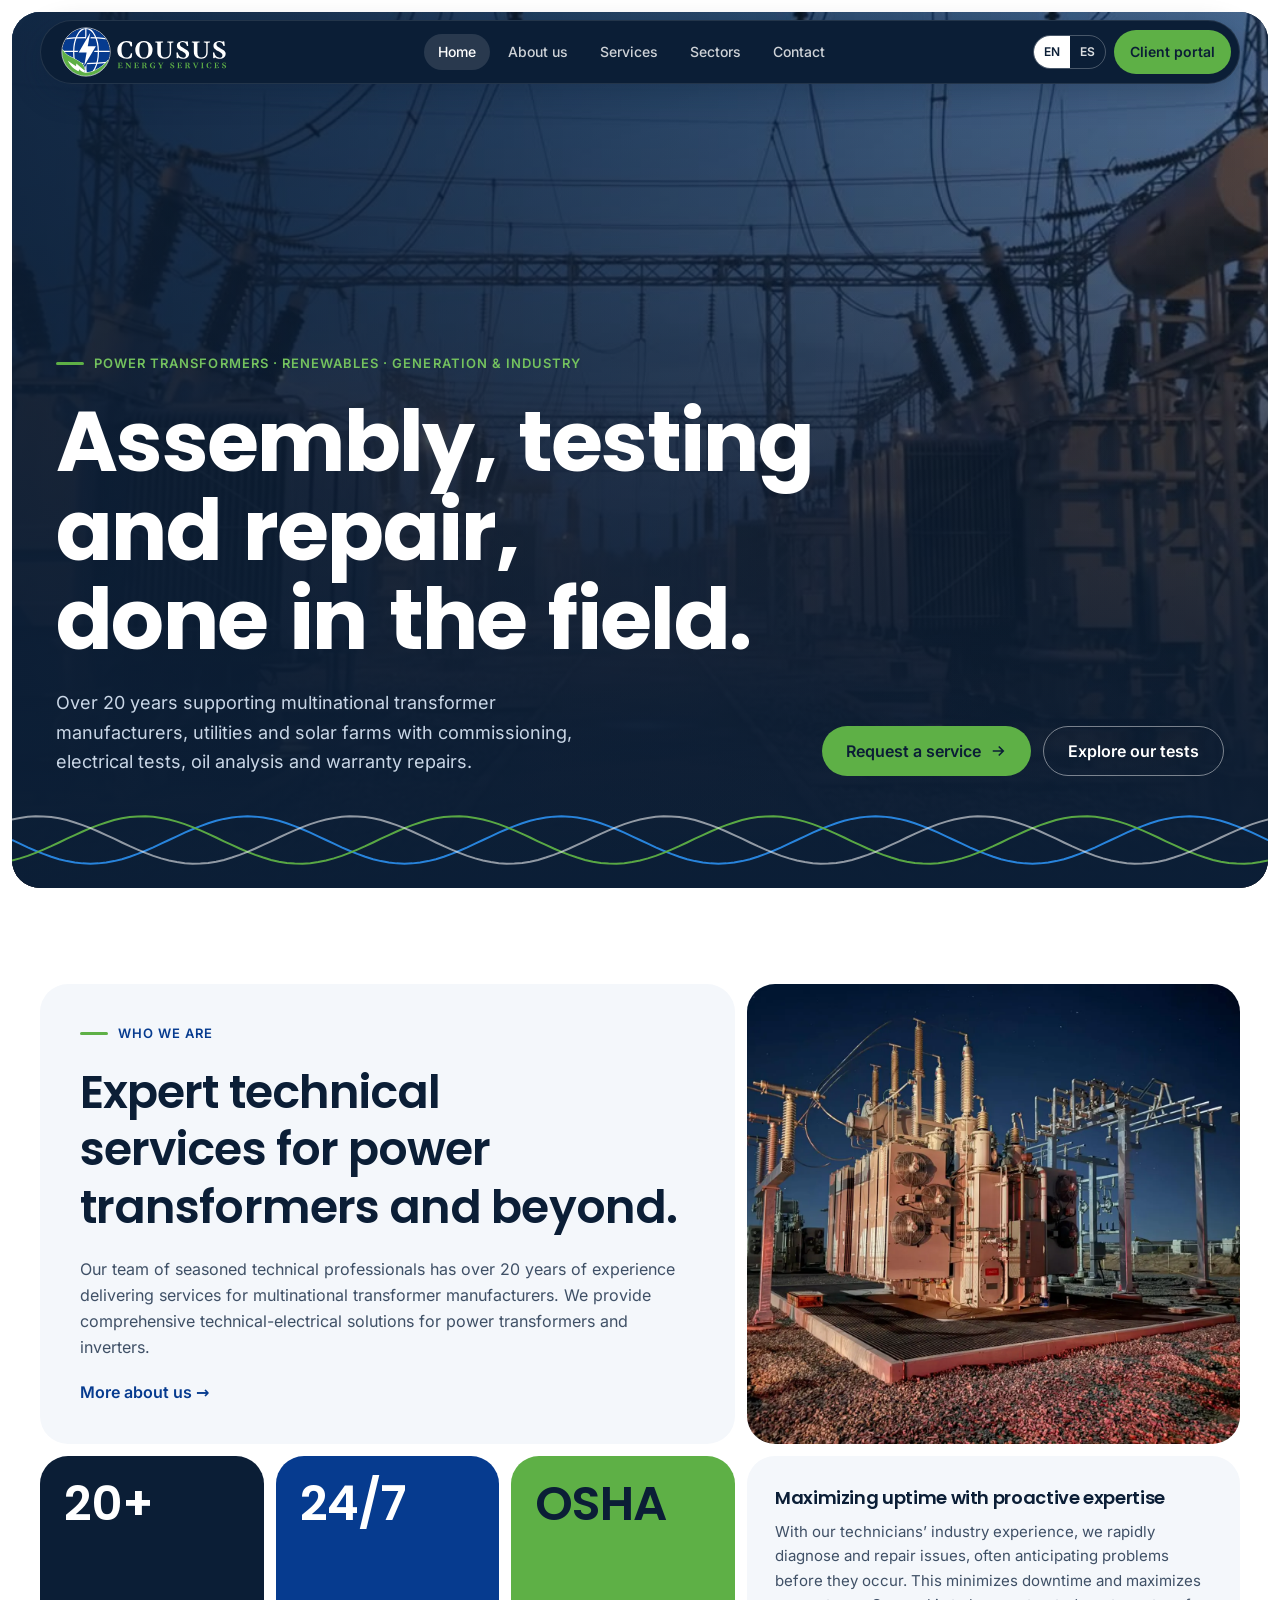
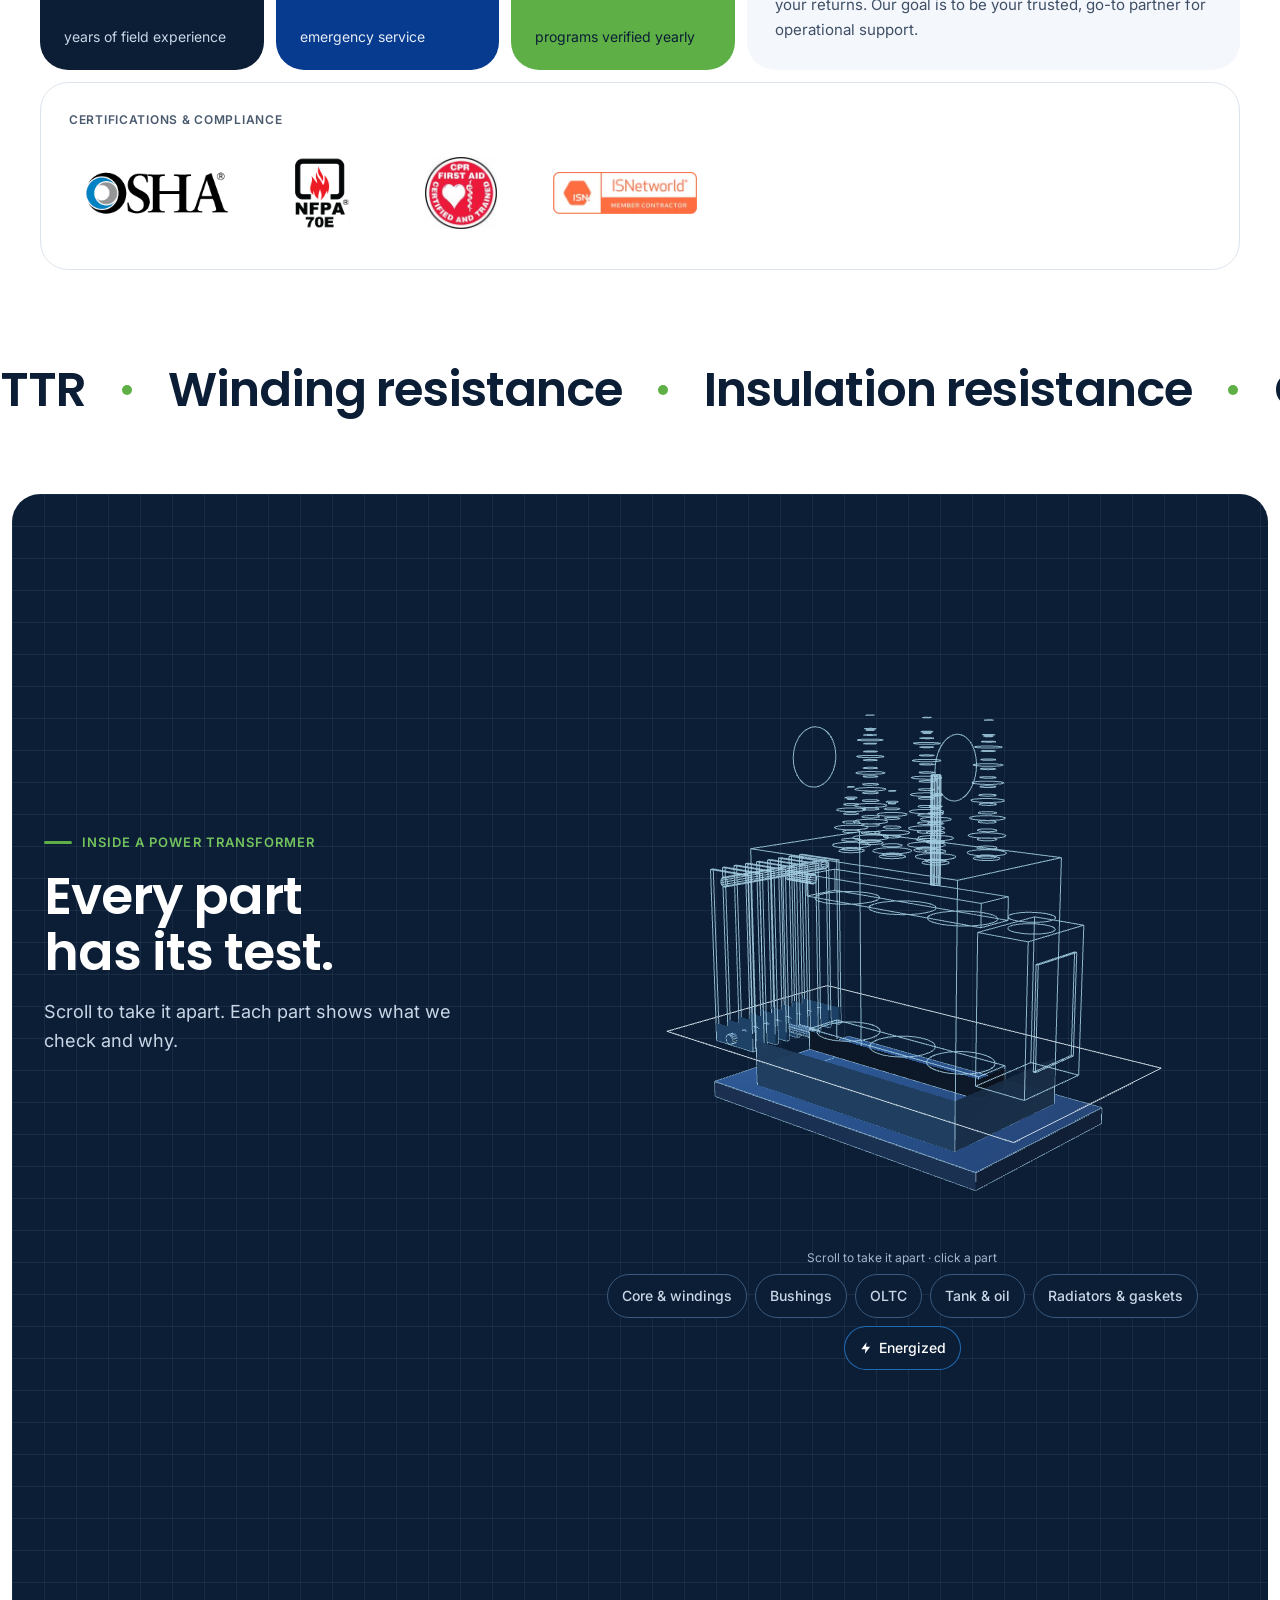
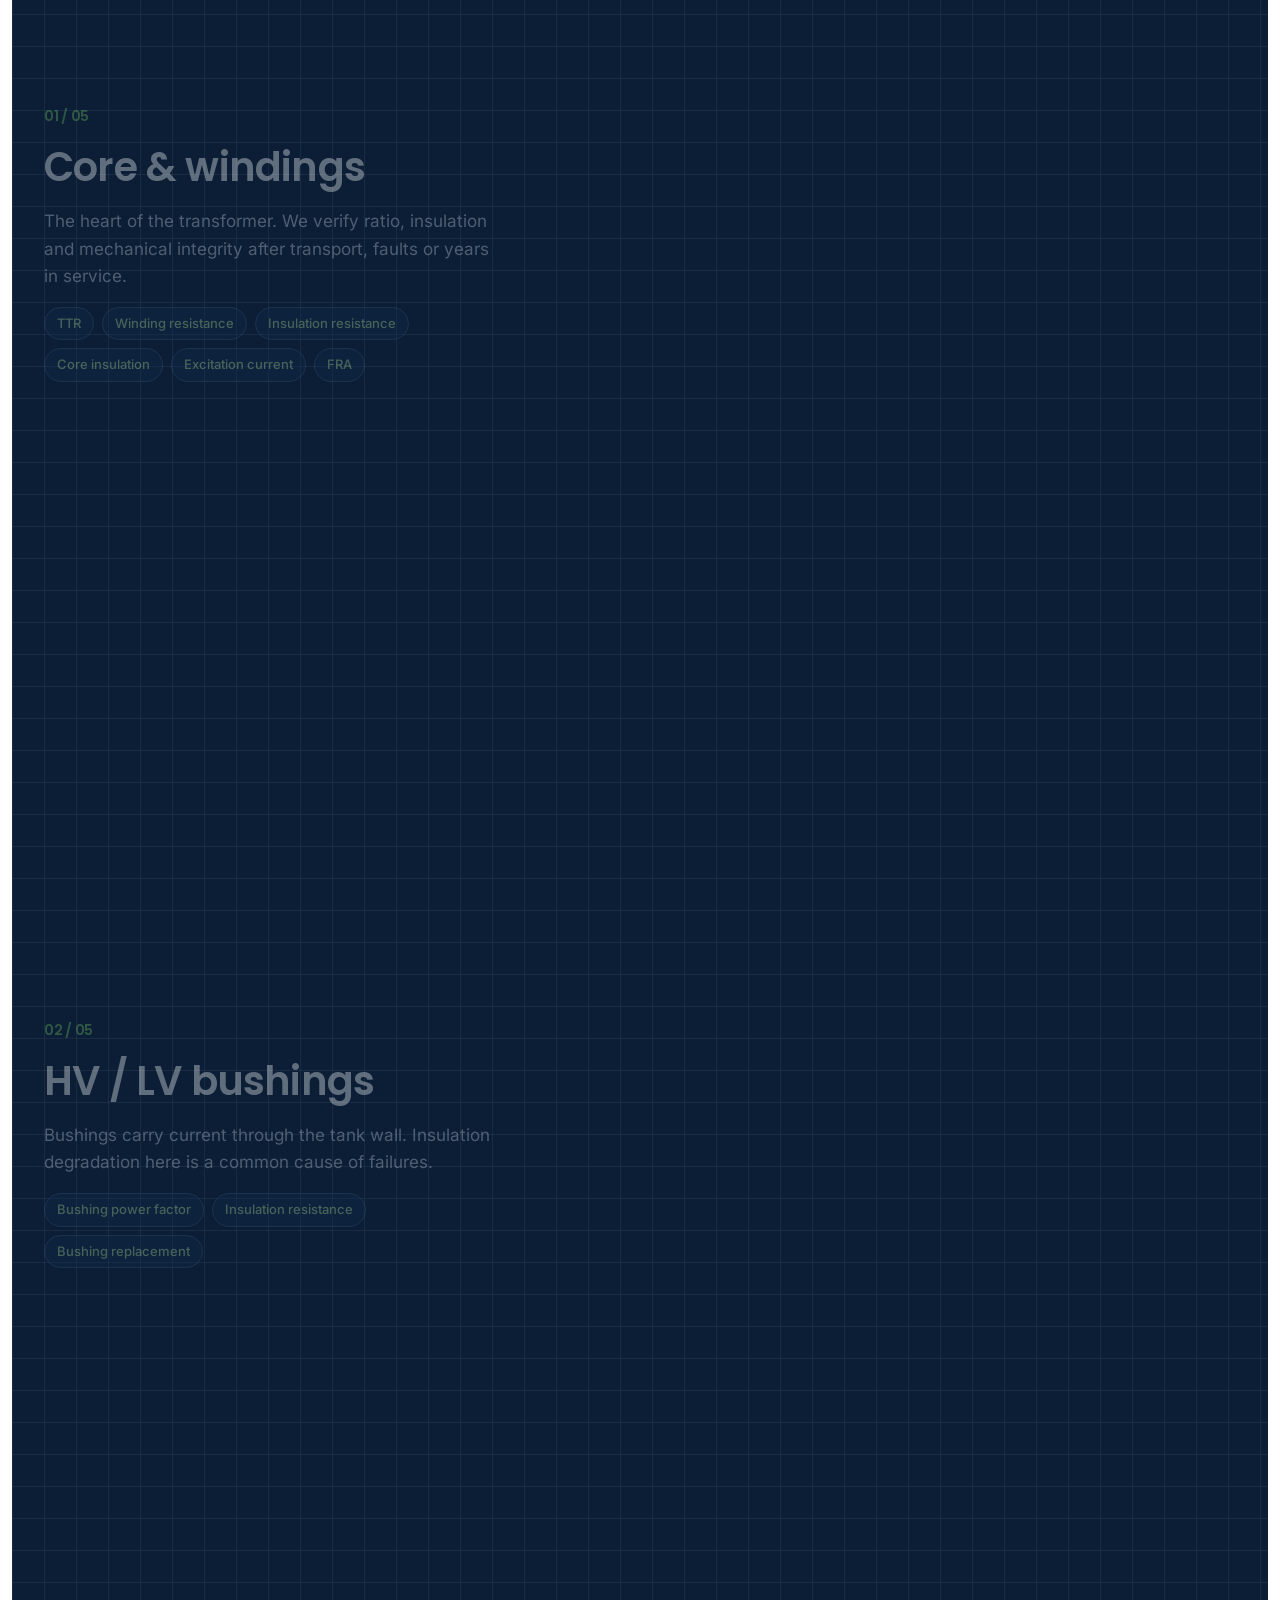
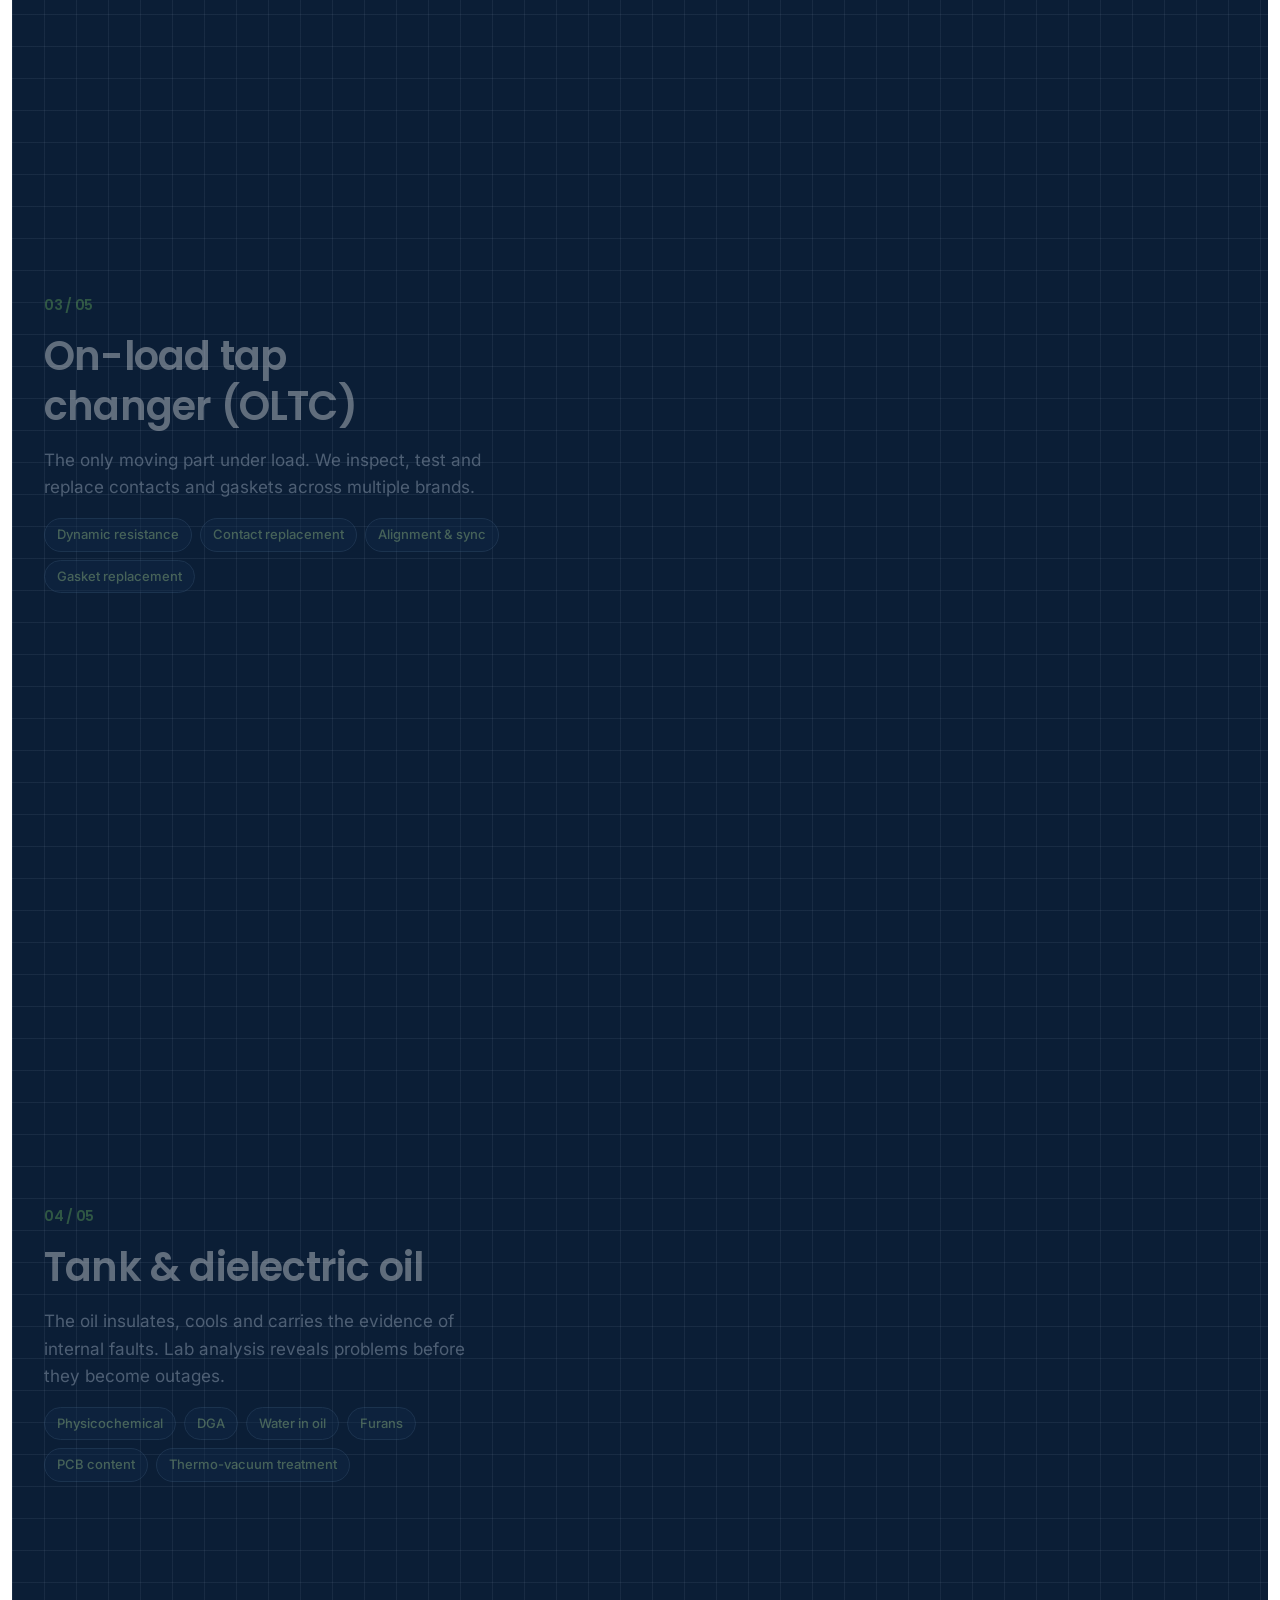
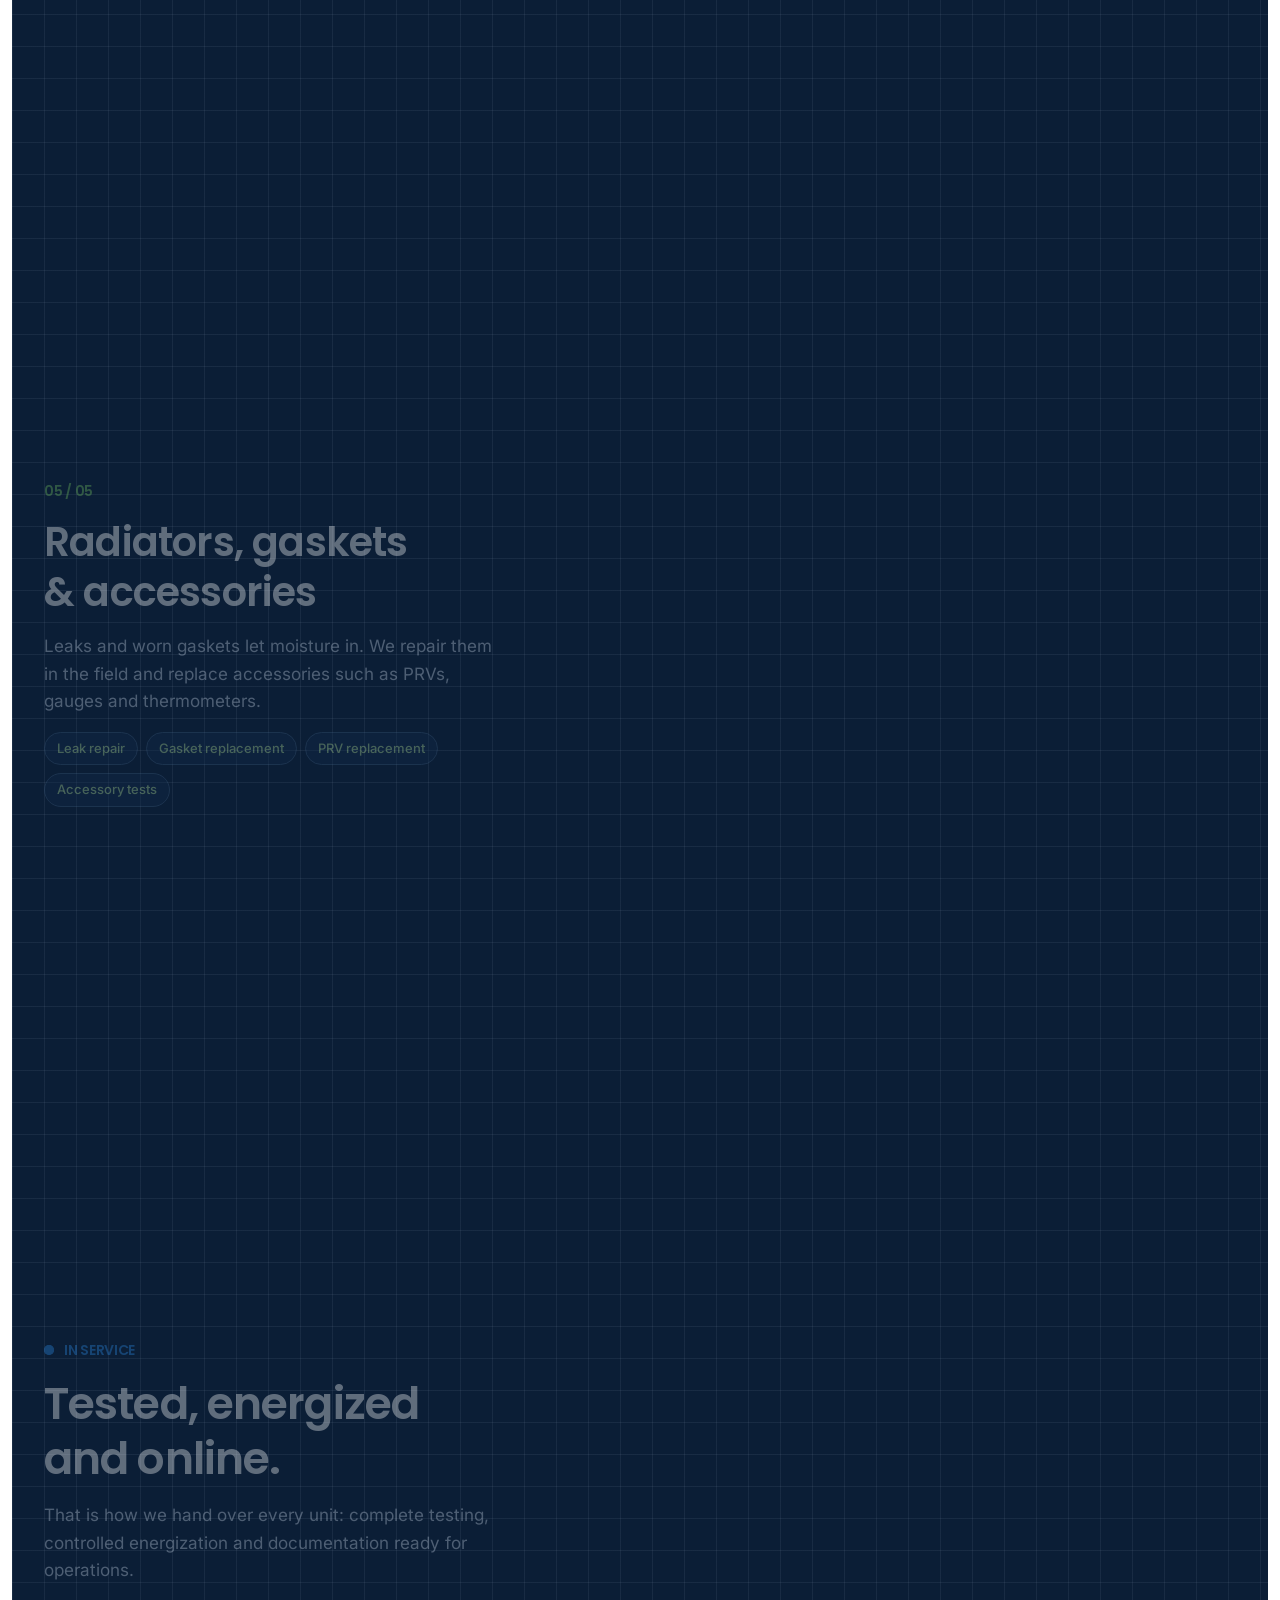
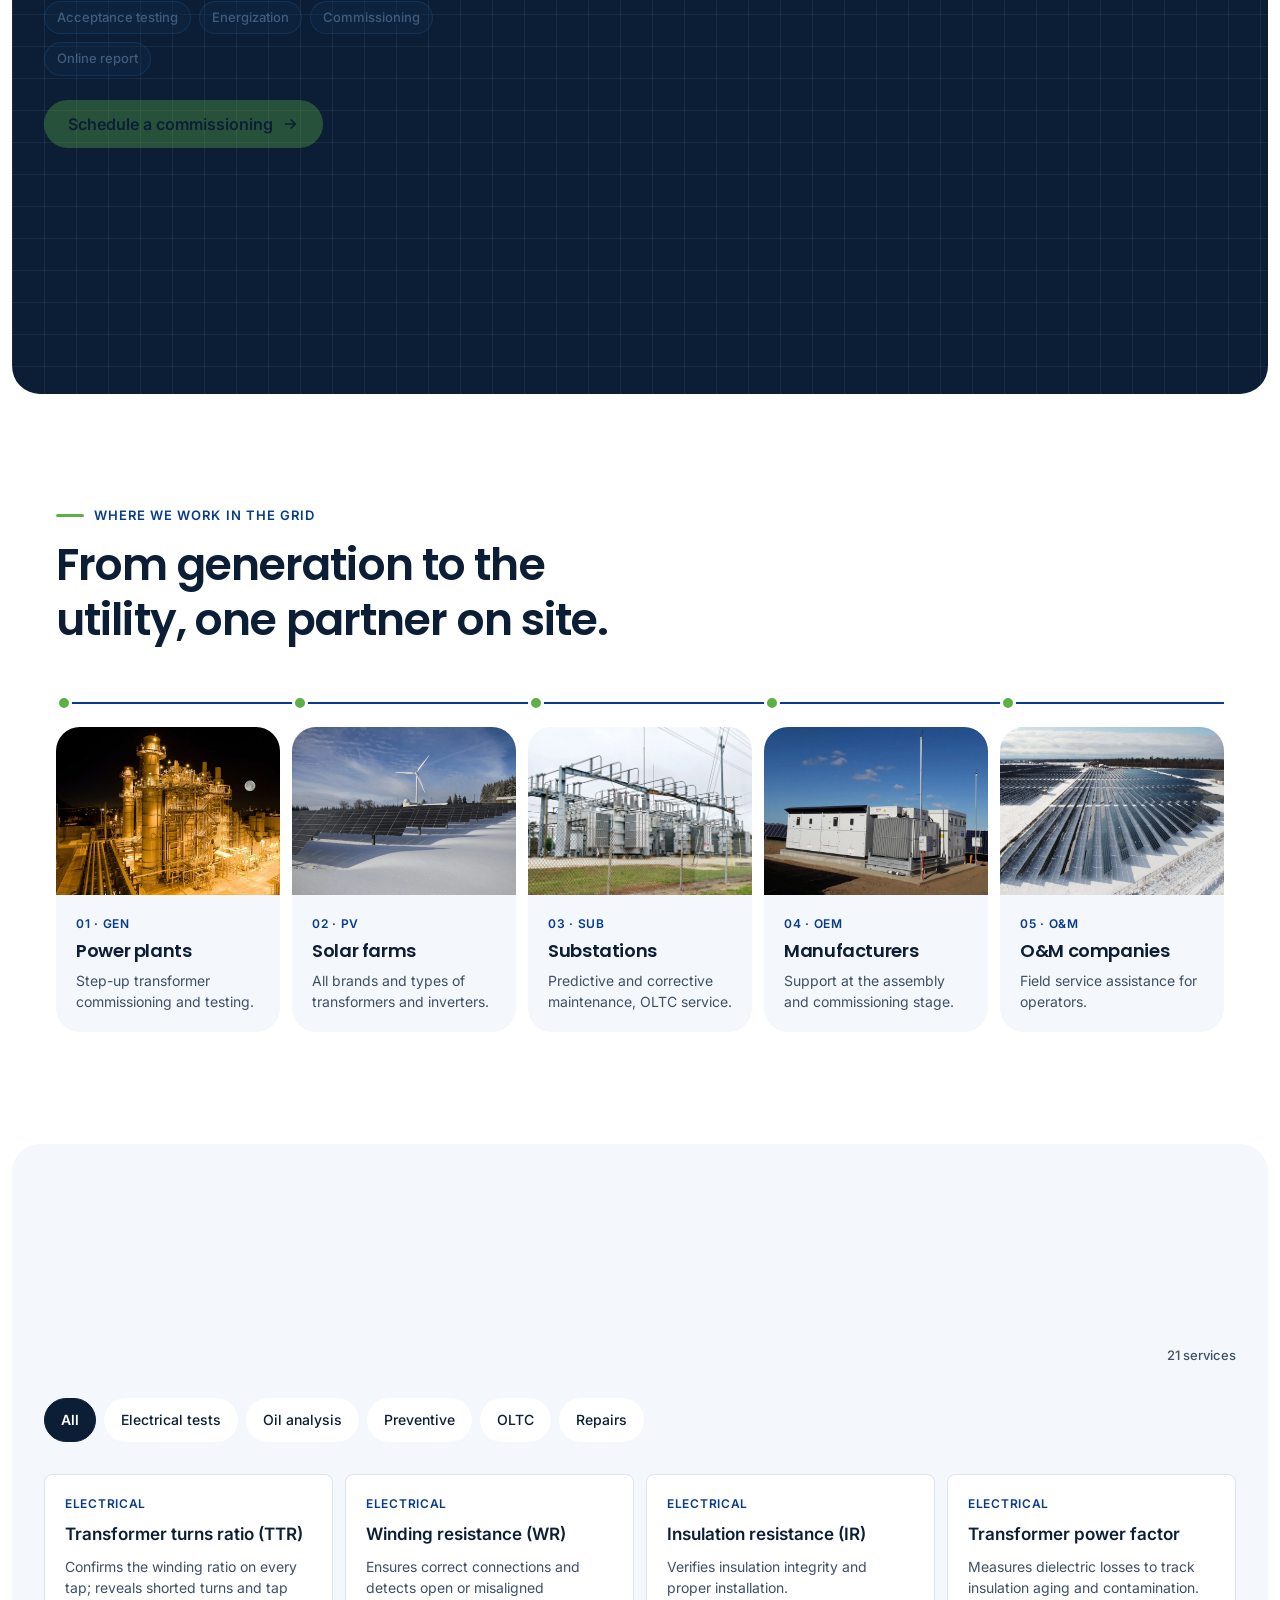
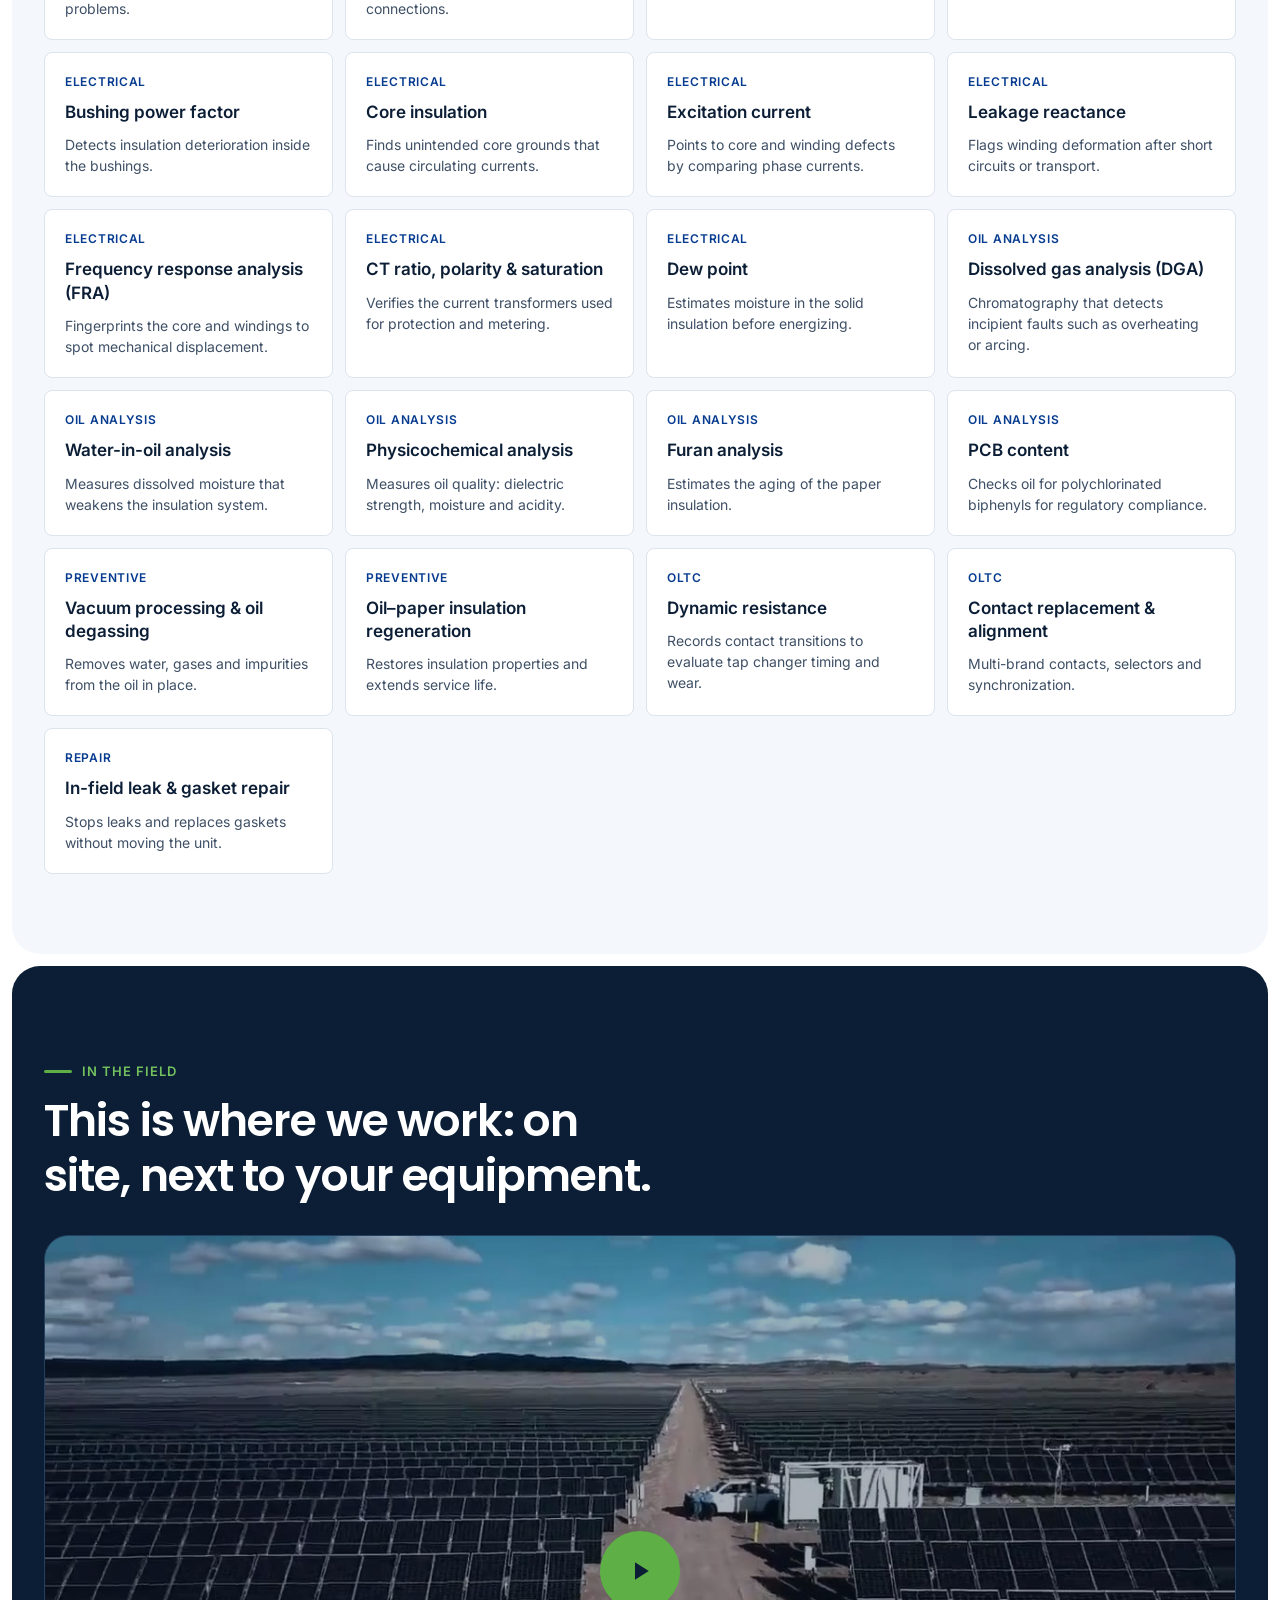
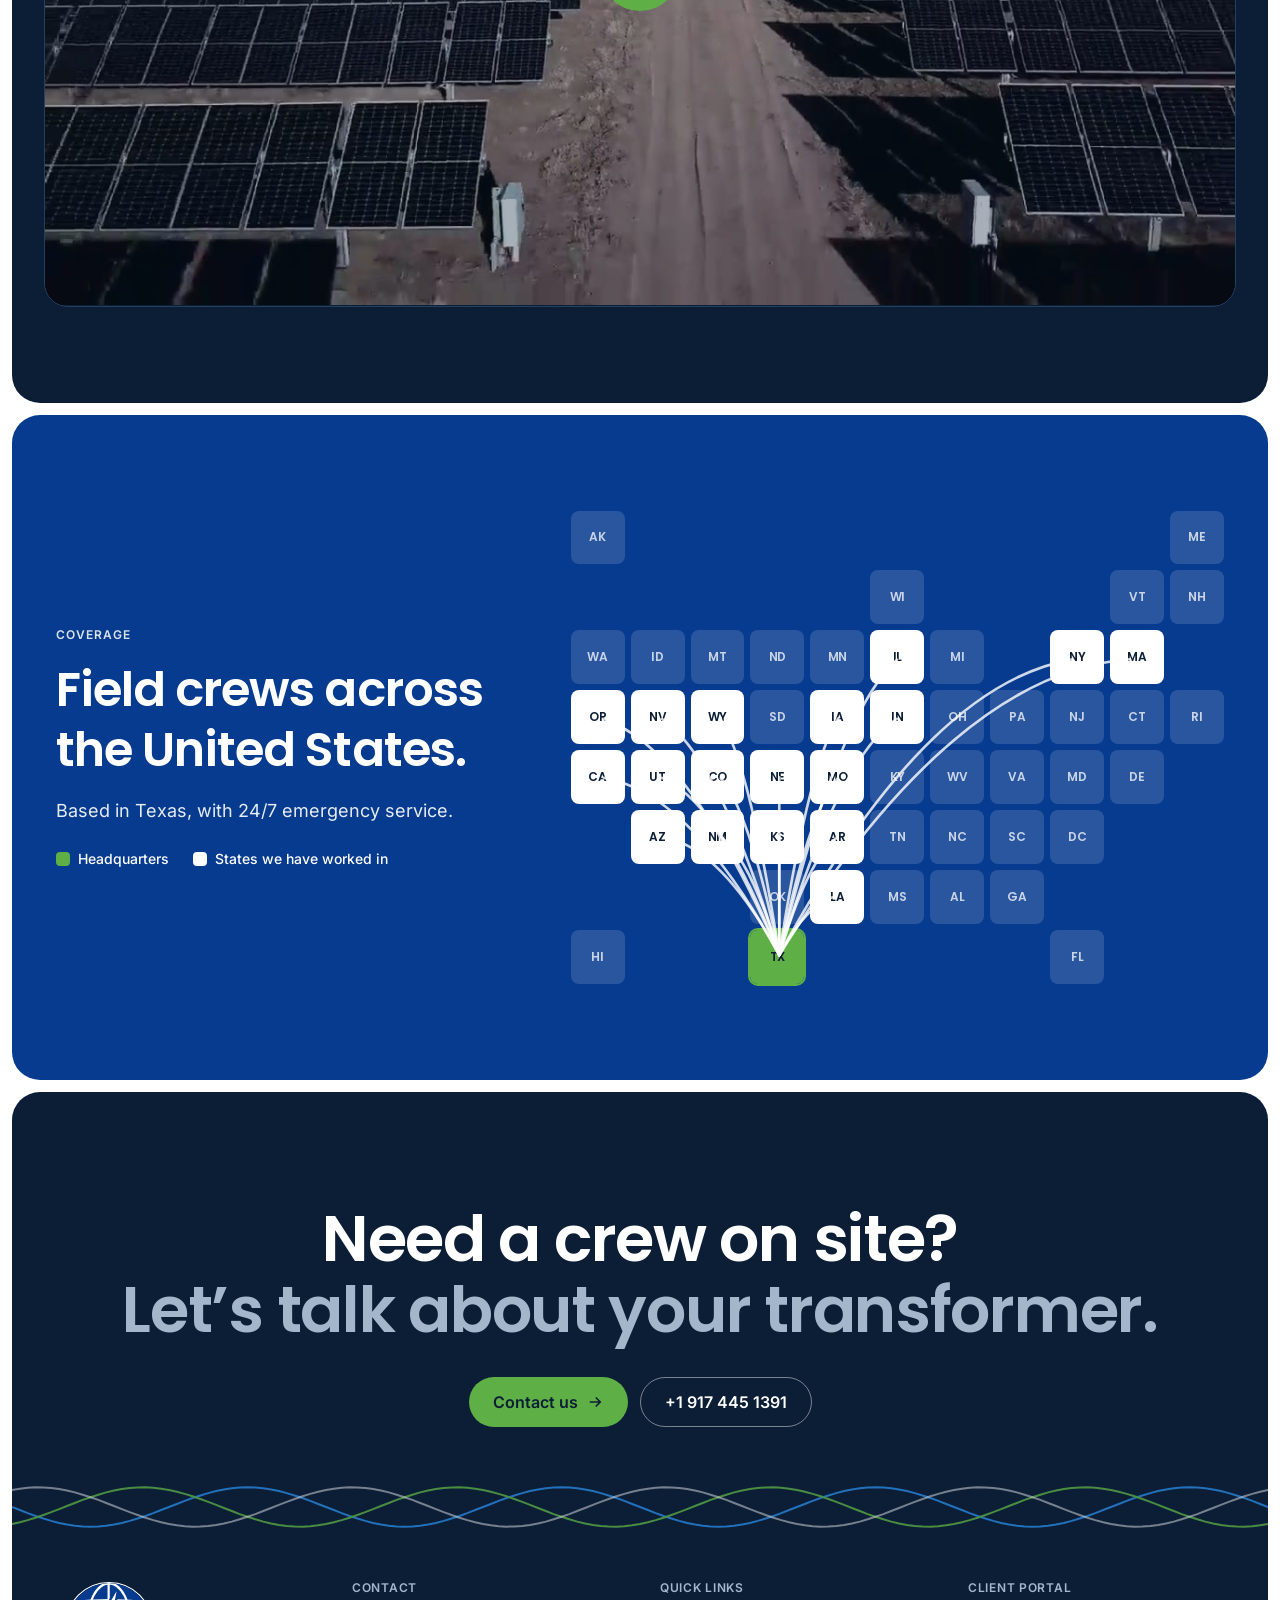
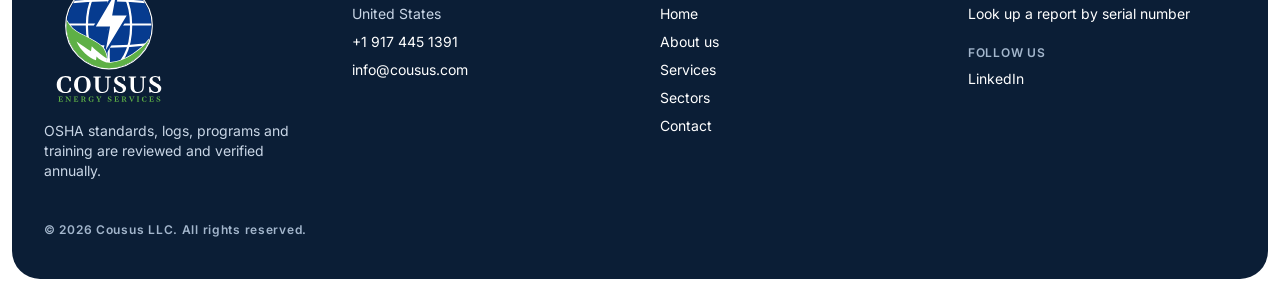
<file: index.html>
<!DOCTYPE html><html lang="en"><head><meta charset="utf-8"><meta name="viewport" content="width=device-width, initial-scale=1"><title>Cousus Energy Services — Transformer &amp; Inverter Field Services</title><meta name="description" content="Assembly, commissioning, electrical tests, oil analysis and warranty repairs for power transformers and solar inverters across the United States."><link rel="icon" type="image/svg+xml" href="/favicon.svg"><link rel="icon" type="image/png" sizes="64x64" href="/brand/favicon-64.png"><link rel="apple-touch-icon" href="/brand/cousus-icono-512.png"><link rel="alternate" hreflang="en" href="https://cousus.com/"><link rel="alternate" hreflang="es" href="https://cousus.com/es/"><meta property="og:title" content="Cousus Energy Services — Transformer &amp; Inverter Field Services"><meta property="og:description" content="Assembly, commissioning, electrical tests, oil analysis and warranty repairs for power transformers and solar inverters across the United States."><meta property="og:image" content="https://cousus.com/video/hero-poster.jpg"><meta name="theme-color" content="#0B1E36"><meta name="robots" content="noindex, nofollow"><!-- Marca que hay JavaScript: sin él, nada queda oculto a la espera de animarse --><script>document.documentElement.classList.add('js');</script><link rel="stylesheet" href="/_astro/images.yPDBNEIy.css"><style>.word-mask[data-astro-cid-glgfkru5]{vertical-align:top;margin-bottom:-.12em;margin-right:.26em;padding-bottom:.12em;display:inline-block;overflow:hidden}.word[data-astro-cid-glgfkru5]{animation:word .9s var(--ease-out) both;animation-delay:calc(var(--w) * 70ms);display:inline-block}.hero-in[data-astro-cid-glgfkru5]{animation:rise .7s var(--ease-out) both;animation-delay:calc(.24s + var(--i) * 80ms)}@keyframes word{0%{transform:translateY(105%)}}@keyframes rise{0%{opacity:0;transform:translateY(12px)}}@supports (animation-timeline:scroll()){@media (prefers-reduced-motion:no-preference){.hero-shell[data-astro-cid-glgfkru5]{transform-origin:50% 0;animation:linear both shell-out scroll(root);animation-range:0 100vh}.hero-content[data-astro-cid-glgfkru5]{animation:linear both content-out scroll(root);animation-range:0 70vh}.hero-veil[data-astro-cid-glgfkru5]{animation:linear both veil-in scroll(root);animation-range:0 90vh}}}@keyframes shell-out{to{transform:scale(.93)}}@keyframes content-out{to{opacity:0;transform:translateY(-72px)}}@keyframes veil-in{to{opacity:.6}}@media (prefers-reduced-motion:reduce){.word[data-astro-cid-glgfkru5]{animation:none}.hero-in[data-astro-cid-glgfkru5]{animation:.3s both fade}@keyframes fade{0%{opacity:0}}}.chapter[data-astro-cid-2zirzdm5]{transition:opacity .3s}@media (width>=1024px){[data-astro-cid-2zirzdm5][data-ready] .chapter[data-astro-cid-2zirzdm5]:not([data-active]){opacity:.35}}.js [data-astro-cid-vgm43v6b][data-reveal=map]{opacity:1;transform:none}.js [data-astro-cid-vgm43v6b][data-reveal=map] .tile[data-astro-cid-vgm43v6b]{opacity:0;transition:opacity .5s var(--ease-out), transform .5s var(--ease-out);transition-delay:calc(var(--k) * 35ms);transform:scale(.9)}.js [data-astro-cid-vgm43v6b][data-reveal=map].is-in .tile[data-astro-cid-vgm43v6b]{opacity:1;transform:none}.arc[data-astro-cid-vgm43v6b]{stroke-dasharray:1;stroke-dashoffset:0}.js [data-astro-cid-vgm43v6b][data-reveal=map] .arc[data-astro-cid-vgm43v6b]{stroke-dashoffset:1px;transition:stroke-dashoffset .9s var(--ease-in-out);transition-delay:var(--delay)}.js [data-astro-cid-vgm43v6b][data-reveal=map].is-in .arc[data-astro-cid-vgm43v6b]{stroke-dashoffset:0}.tile-hq[data-astro-cid-vgm43v6b]:after{content:"";border-radius:inherit;box-shadow:0 0 0 2px var(--color-accent);animation:hq 2.4s var(--ease-out) infinite;position:absolute;inset:0}@keyframes hq{0%{opacity:.9;transform:scale(1)}to{opacity:0;transform:scale(1.7)}}@media (prefers-reduced-motion:reduce){.js [data-astro-cid-vgm43v6b][data-reveal=map] .tile[data-astro-cid-vgm43v6b]{opacity:1;transition:none;transform:none}.tile-hq[data-astro-cid-vgm43v6b]:after{opacity:0;animation:none}.js [data-astro-cid-vgm43v6b][data-reveal=map] .arc[data-astro-cid-vgm43v6b]{stroke-dashoffset:0;transition:none}}
.rail-fill[data-astro-cid-ayw6yuus]{transform:scaleX(1)}.js [data-astro-cid-ayw6yuus][data-reveal=rail]{opacity:1;transform:none}.js [data-astro-cid-ayw6yuus][data-reveal=rail] .rail-fill[data-astro-cid-ayw6yuus]{transition:transform 1.5s var(--ease-in-out);transform:scaleX(0)}.js [data-astro-cid-ayw6yuus][data-reveal=rail].is-in .rail-fill[data-astro-cid-ayw6yuus]{transform:scaleX(1)}.node-dot[data-astro-cid-ayw6yuus]{transition:background-color .2s ease, transform .3s var(--ease-out);transition-delay:calc(var(--n) * .3s + .12s)}.node[data-astro-cid-ayw6yuus]{position:relative}.js [data-astro-cid-ayw6yuus][data-reveal=rail] .node[data-astro-cid-ayw6yuus]{opacity:0;transition:opacity .6s var(--ease-out), transform .6s var(--ease-out);transition-delay:calc(var(--n) * .24s);transform:translateY(14px)}.js [data-astro-cid-ayw6yuus][data-reveal=rail].is-in .node[data-astro-cid-ayw6yuus]{opacity:1;transform:none}.is-in .node-dot[data-astro-cid-ayw6yuus],[data-astro-cid-ayw6yuus][data-done] .node-dot[data-astro-cid-ayw6yuus],html:not(.js) .node-dot[data-astro-cid-ayw6yuus]{background:var(--color-accent)}.rail-pulse[data-astro-cid-ayw6yuus]{opacity:0;animation:3.2s linear 1.5s infinite run}.is-in .rail-pulse[data-astro-cid-ayw6yuus],[data-astro-cid-ayw6yuus][data-done] .rail-pulse[data-astro-cid-ayw6yuus]{opacity:1}.rail-pulse[data-astro-cid-ayw6yuus] i[data-astro-cid-ayw6yuus]{background:linear-gradient(90deg, transparent, var(--color-accent));border-radius:2px;width:60px;height:2px;position:absolute;top:0;left:-60px}@keyframes run{0%{transform:translate(0)}to{transform:translate(100%)}}.node-img[data-astro-cid-ayw6yuus]{transition:transform .5s var(--ease-out)}@media (hover:hover) and (pointer:fine){.group[data-astro-cid-ayw6yuus]:hover .node-img[data-astro-cid-ayw6yuus]{transform:scale(1.04)}}@media (prefers-reduced-motion:reduce){.rail-pulse[data-astro-cid-ayw6yuus]{display:none}.node-dot[data-astro-cid-ayw6yuus]{background:var(--color-accent);transition:none}.node-img[data-astro-cid-ayw6yuus]{transition:none}.js [data-astro-cid-ayw6yuus][data-reveal=rail] .node[data-astro-cid-ayw6yuus]{opacity:1;transition:none;transform:none}.js [data-astro-cid-ayw6yuus][data-reveal=rail] .rail-fill[data-astro-cid-ayw6yuus]{transition:none;transform:scaleX(1)}}
</style></head><body class="bg-white font-sans text-ink antialiased"><a href="#main" class="sr-only focus:not-sr-only focus:fixed focus:left-4 focus:top-4 focus:z-50 focus:rounded focus:bg-accent focus:px-4 focus:py-2 focus:text-ink">Skip to content</a><header class="pointer-events-none fixed inset-x-0 top-4 z-40 px-4 sm:top-5 sm:px-6" data-astro-cid-nen7h5rs><div class="pointer-events-auto mx-auto flex max-w-[1200px] items-center justify-between gap-4 rounded-full border border-white/10 bg-ink py-1.5 pl-5 pr-2 text-white shadow-[0_10px_30px_rgb(11_30_54/0.28)]" data-astro-cid-nen7h5rs><a href="/" class="block shrink-0" aria-label="Cousus Energy Services" data-astro-cid-nen7h5rs><img src="/brand/cousus-logo-horizontal-fondo-oscuro.svg" alt="" width="169" height="50" class="h-[50px] w-auto" data-astro-cid-nen7h5rs></a><!-- Escritorio --><nav aria-label="Main" class="hidden items-center gap-1 text-sm lg:flex" data-astro-cid-nen7h5rs><a href="/" aria-current="page" class="rounded-full px-3.5 py-2 font-medium text-white/80 no-underline transition-colors duration-150 hover:text-white aria-[current=page]:bg-white/12 aria-[current=page]:text-white" data-astro-cid-nen7h5rs>Home</a><a href="/about-us/" class="rounded-full px-3.5 py-2 font-medium text-white/80 no-underline transition-colors duration-150 hover:text-white aria-[current=page]:bg-white/12 aria-[current=page]:text-white" data-astro-cid-nen7h5rs>About us</a><a href="/services/" class="rounded-full px-3.5 py-2 font-medium text-white/80 no-underline transition-colors duration-150 hover:text-white aria-[current=page]:bg-white/12 aria-[current=page]:text-white" data-astro-cid-nen7h5rs>Services</a><a href="/sectors/" class="rounded-full px-3.5 py-2 font-medium text-white/80 no-underline transition-colors duration-150 hover:text-white aria-[current=page]:bg-white/12 aria-[current=page]:text-white" data-astro-cid-nen7h5rs>Sectors</a><a href="/contact/" class="rounded-full px-3.5 py-2 font-medium text-white/80 no-underline transition-colors duration-150 hover:text-white aria-[current=page]:bg-white/12 aria-[current=page]:text-white" data-astro-cid-nen7h5rs>Contact</a></nav><div class="flex items-center gap-2" data-astro-cid-nen7h5rs><span class="flex overflow-hidden rounded-full border border-white/25 text-xs font-semibold" data-astro-cid-nen7h5rs><a href="/" hreflang="en" aria-current="true" class="px-2.5 py-2 no-underline bg-white text-ink" data-astro-cid-nen7h5rs>EN</a><a href="/es/" hreflang="es" class="px-2.5 py-2 no-underline text-white/85" data-astro-cid-nen7h5rs>ES</a></span><a href="https://ers.cousus.com/" target="_blank" rel="noopener" class="btn btn-green hidden !min-h-11 !px-4 !py-2 text-sm md:inline-flex" data-astro-cid-nen7h5rs>Client portal</a><!-- Móvil --><details class="group relative lg:hidden" data-menu data-astro-cid-nen7h5rs><summary class="press flex min-h-11 cursor-pointer list-none items-center gap-2 rounded-full border border-white/25 px-3 text-sm font-medium text-white [&amp;::-webkit-details-marker]:hidden" data-astro-cid-nen7h5rs><svg width="18" height="18" viewBox="0 0 24 24" fill="none" stroke="currentColor" stroke-width="2" aria-hidden="true" data-astro-cid-nen7h5rs><path d="M4 7h16M4 12h16M4 17h16" data-astro-cid-nen7h5rs></path></svg><span class="sr-only sm:not-sr-only" data-astro-cid-nen7h5rs>Menu</span></summary><nav aria-label="Mobile" class="menu-panel absolute right-0 top-full mt-3 flex w-60 flex-col rounded-3xl border border-white/10 bg-ink p-2 shadow-[0_10px_30px_rgb(11_30_54/0.28)]" data-astro-cid-nen7h5rs><a href="/" aria-current="page" class="rounded-2xl px-4 py-3 text-sm text-white no-underline aria-[current=page]:bg-white/12 aria-[current=page]:font-semibold" data-astro-cid-nen7h5rs>Home</a><a href="/about-us/" class="rounded-2xl px-4 py-3 text-sm text-white no-underline aria-[current=page]:bg-white/12 aria-[current=page]:font-semibold" data-astro-cid-nen7h5rs>About us</a><a href="/services/" class="rounded-2xl px-4 py-3 text-sm text-white no-underline aria-[current=page]:bg-white/12 aria-[current=page]:font-semibold" data-astro-cid-nen7h5rs>Services</a><a href="/sectors/" class="rounded-2xl px-4 py-3 text-sm text-white no-underline aria-[current=page]:bg-white/12 aria-[current=page]:font-semibold" data-astro-cid-nen7h5rs>Sectors</a><a href="/contact/" class="rounded-2xl px-4 py-3 text-sm text-white no-underline aria-[current=page]:bg-white/12 aria-[current=page]:font-semibold" data-astro-cid-nen7h5rs>Contact</a><a href="https://ers.cousus.com/" target="_blank" rel="noopener" class="btn btn-green mt-1 text-sm" data-astro-cid-nen7h5rs>Client portal</a></nav></details></div></div></header><script type="module">var e=document.querySelector(`[data-menu]`),t=e?.querySelector(`.menu-panel`),n=window.matchMedia(`(prefers-reduced-motion: reduce)`);e?.addEventListener(`toggle`,()=>{if(!e.open||!t)return;let r=n.matches?{opacity:0}:{opacity:0,transform:`scale(0.96) translateY(-4px)`};t.animate([r,{opacity:1,transform:`none`}],{duration:200,easing:`cubic-bezier(0.23, 1, 0.32, 1)`})});</script><main id="main"><section class="hero-shell panel relative isolate mt-2 flex min-h-[calc(100svh-1rem)] flex-col justify-end overflow-hidden bg-ink text-white sm:mt-3 sm:min-h-[calc(100svh-1.5rem)]" data-hero data-astro-cid-glgfkru5><video class="absolute inset-0 -z-20 h-full w-full object-cover" poster="/video/hero-poster.jpg" muted loop playsinline preload="none" aria-hidden="true" data-hero-video data-astro-cid-glgfkru5><source src="/video/hero-854.mp4" type="video/mp4" media="(max-width: 767px)" data-astro-cid-glgfkru5><source src="/video/hero-1280.mp4" type="video/mp4" data-astro-cid-glgfkru5></video><div class="absolute inset-0 -z-10 bg-gradient-to-t from-ink via-ink/60 to-ink/25" data-astro-cid-glgfkru5></div><div class="absolute inset-0 -z-10 bg-gradient-to-r from-ink/75 to-transparent" data-astro-cid-glgfkru5></div><div class="hero-veil pointer-events-none absolute inset-0 -z-10 bg-ink opacity-0" data-astro-cid-glgfkru5></div><div class="hero-content mx-auto flex w-full max-w-[1200px] flex-col gap-6 px-6 pb-28 pt-32 lg:px-4" data-astro-cid-glgfkru5><span class="hero-in eyebrow text-accent-2" style="--i:0" data-astro-cid-glgfkru5>POWER TRANSFORMERS · RENEWABLES · GENERATION &amp; INDUSTRY</span><h1 class="m-0 max-w-[980px] text-[42px] leading-[1.06] sm:text-6xl lg:text-[84px]" aria-label="Assembly, testing and repair, done in the field." data-astro-cid-glgfkru5><span class="word-mask" aria-hidden="true" data-astro-cid-glgfkru5><span class="word" style="--w:0" data-astro-cid-glgfkru5>Assembly,</span></span><span class="word-mask" aria-hidden="true" data-astro-cid-glgfkru5><span class="word" style="--w:1" data-astro-cid-glgfkru5>testing</span></span><span class="word-mask" aria-hidden="true" data-astro-cid-glgfkru5><span class="word" style="--w:2" data-astro-cid-glgfkru5>and</span></span><span class="word-mask" aria-hidden="true" data-astro-cid-glgfkru5><span class="word" style="--w:3" data-astro-cid-glgfkru5>repair,</span></span><span class="word-mask" aria-hidden="true" data-astro-cid-glgfkru5><span class="word" style="--w:4" data-astro-cid-glgfkru5>done</span></span><span class="word-mask" aria-hidden="true" data-astro-cid-glgfkru5><span class="word" style="--w:5" data-astro-cid-glgfkru5>in</span></span><span class="word-mask" aria-hidden="true" data-astro-cid-glgfkru5><span class="word" style="--w:6" data-astro-cid-glgfkru5>the</span></span><span class="word-mask" aria-hidden="true" data-astro-cid-glgfkru5><span class="word" style="--w:7" data-astro-cid-glgfkru5>field.</span></span></h1><div class="flex flex-wrap items-end justify-between gap-x-12 gap-y-6" data-astro-cid-glgfkru5><p class="hero-in m-0 max-w-[560px] text-lg leading-relaxed text-mist" style="--i:2" data-astro-cid-glgfkru5>Over 20 years supporting multinational transformer manufacturers, utilities and solar farms with commissioning, electrical tests, oil analysis and warranty repairs.</p><div class="hero-in flex flex-wrap gap-3" style="--i:3" data-astro-cid-glgfkru5><a href="/contact/" class="btn btn-green" data-astro-cid-glgfkru5>Request a service<svg class="btn-arrow" width="18" height="18" viewBox="0 0 24 24" fill="none" stroke="currentColor" stroke-width="2.2" aria-hidden="true" data-astro-cid-glgfkru5><path d="M5 12h14M13 6l6 6-6 6" data-astro-cid-glgfkru5></path></svg></a><a href="#tests" class="btn btn-ghost" data-astro-cid-glgfkru5>Explore our tests</a></div></div></div><div class="pointer-events-none overflow-hidden absolute inset-x-0 bottom-5 h-14" aria-hidden="true" data-loop><svg class="wave-track block h-full w-[200%] min-w-[1600px]" style="--wave-speed:10s" viewBox="0 0 3200 52" preserveAspectRatio="none"><path d="M0 26.0L10 29.4L20 32.8L30 36.0L40 38.9L50 41.6L60 43.8L70 45.6L80 46.9L90 47.7L100 48.0L110 47.7L120 46.9L130 45.6L140 43.8L150 41.6L160 38.9L170 36.0L180 32.8L190 29.4L200 26.0L210 22.6L220 19.2L230 16.0L240 13.1L250 10.4L260 8.2L270 6.4L280 5.1L290 4.3L300 4.0L310 4.3L320 5.1L330 6.4L340 8.2L350 10.4L360 13.1L370 16.0L380 19.2L390 22.6L400 26.0L410 29.4L420 32.8L430 36.0L440 38.9L450 41.6L460 43.8L470 45.6L480 46.9L490 47.7L500 48.0L510 47.7L520 46.9L530 45.6L540 43.8L550 41.6L560 38.9L570 36.0L580 32.8L590 29.4L600 26.0L610 22.6L620 19.2L630 16.0L640 13.1L650 10.4L660 8.2L670 6.4L680 5.1L690 4.3L700 4.0L710 4.3L720 5.1L730 6.4L740 8.2L750 10.4L760 13.1L770 16.0L780 19.2L790 22.6L800 26.0L810 29.4L820 32.8L830 36.0L840 38.9L850 41.6L860 43.8L870 45.6L880 46.9L890 47.7L900 48.0L910 47.7L920 46.9L930 45.6L940 43.8L950 41.6L960 38.9L970 36.0L980 32.8L990 29.4L1000 26.0L1010 22.6L1020 19.2L1030 16.0L1040 13.1L1050 10.4L1060 8.2L1070 6.4L1080 5.1L1090 4.3L1100 4.0L1110 4.3L1120 5.1L1130 6.4L1140 8.2L1150 10.4L1160 13.1L1170 16.0L1180 19.2L1190 22.6L1200 26.0L1210 29.4L1220 32.8L1230 36.0L1240 38.9L1250 41.6L1260 43.8L1270 45.6L1280 46.9L1290 47.7L1300 48.0L1310 47.7L1320 46.9L1330 45.6L1340 43.8L1350 41.6L1360 38.9L1370 36.0L1380 32.8L1390 29.4L1400 26.0L1410 22.6L1420 19.2L1430 16.0L1440 13.1L1450 10.4L1460 8.2L1470 6.4L1480 5.1L1490 4.3L1500 4.0L1510 4.3L1520 5.1L1530 6.4L1540 8.2L1550 10.4L1560 13.1L1570 16.0L1580 19.2L1590 22.6L1600 26.0L1610 29.4L1620 32.8L1630 36.0L1640 38.9L1650 41.6L1660 43.8L1670 45.6L1680 46.9L1690 47.7L1700 48.0L1710 47.7L1720 46.9L1730 45.6L1740 43.8L1750 41.6L1760 38.9L1770 36.0L1780 32.8L1790 29.4L1800 26.0L1810 22.6L1820 19.2L1830 16.0L1840 13.1L1850 10.4L1860 8.2L1870 6.4L1880 5.1L1890 4.3L1900 4.0L1910 4.3L1920 5.1L1930 6.4L1940 8.2L1950 10.4L1960 13.1L1970 16.0L1980 19.2L1990 22.6L2000 26.0L2010 29.4L2020 32.8L2030 36.0L2040 38.9L2050 41.6L2060 43.8L2070 45.6L2080 46.9L2090 47.7L2100 48.0L2110 47.7L2120 46.9L2130 45.6L2140 43.8L2150 41.6L2160 38.9L2170 36.0L2180 32.8L2190 29.4L2200 26.0L2210 22.6L2220 19.2L2230 16.0L2240 13.1L2250 10.4L2260 8.2L2270 6.4L2280 5.1L2290 4.3L2300 4.0L2310 4.3L2320 5.1L2330 6.4L2340 8.2L2350 10.4L2360 13.1L2370 16.0L2380 19.2L2390 22.6L2400 26.0L2410 29.4L2420 32.8L2430 36.0L2440 38.9L2450 41.6L2460 43.8L2470 45.6L2480 46.9L2490 47.7L2500 48.0L2510 47.7L2520 46.9L2530 45.6L2540 43.8L2550 41.6L2560 38.9L2570 36.0L2580 32.8L2590 29.4L2600 26.0L2610 22.6L2620 19.2L2630 16.0L2640 13.1L2650 10.4L2660 8.2L2670 6.4L2680 5.1L2690 4.3L2700 4.0L2710 4.3L2720 5.1L2730 6.4L2740 8.2L2750 10.4L2760 13.1L2770 16.0L2780 19.2L2790 22.6L2800 26.0L2810 29.4L2820 32.8L2830 36.0L2840 38.9L2850 41.6L2860 43.8L2870 45.6L2880 46.9L2890 47.7L2900 48.0L2910 47.7L2920 46.9L2930 45.6L2940 43.8L2950 41.6L2960 38.9L2970 36.0L2980 32.8L2990 29.4L3000 26.0L3010 22.6L3020 19.2L3030 16.0L3040 13.1L3050 10.4L3060 8.2L3070 6.4L3080 5.1L3090 4.3L3100 4.0L3110 4.3L3120 5.1L3130 6.4L3140 8.2L3150 10.4L3160 13.1L3170 16.0L3180 19.2L3190 22.6L3200 26.0" fill="none" stroke="#2B8BE6" stroke-width="2" stroke-opacity="0.95" vector-effect="non-scaling-stroke"></path><path d="M0 45.1L10 43.1L20 40.7L30 38.0L40 34.9L50 31.7L60 28.3L70 24.8L80 21.4L90 18.1L100 15.0L110 12.2L120 9.7L130 7.5L140 5.9L150 4.7L160 4.1L170 4.0L180 4.5L190 5.5L200 6.9L210 8.9L220 11.3L230 14.0L240 17.1L250 20.3L260 23.7L270 27.2L280 30.6L290 33.9L300 37.0L310 39.8L320 42.3L330 44.5L340 46.1L350 47.3L360 47.9L370 48.0L380 47.5L390 46.5L400 45.1L410 43.1L420 40.7L430 38.0L440 34.9L450 31.7L460 28.3L470 24.8L480 21.4L490 18.1L500 15.0L510 12.2L520 9.7L530 7.5L540 5.9L550 4.7L560 4.1L570 4.0L580 4.5L590 5.5L600 6.9L610 8.9L620 11.3L630 14.0L640 17.1L650 20.3L660 23.7L670 27.2L680 30.6L690 33.9L700 37.0L710 39.8L720 42.3L730 44.5L740 46.1L750 47.3L760 47.9L770 48.0L780 47.5L790 46.5L800 45.1L810 43.1L820 40.7L830 38.0L840 34.9L850 31.7L860 28.3L870 24.8L880 21.4L890 18.1L900 15.0L910 12.2L920 9.7L930 7.5L940 5.9L950 4.7L960 4.1L970 4.0L980 4.5L990 5.5L1000 6.9L1010 8.9L1020 11.3L1030 14.0L1040 17.1L1050 20.3L1060 23.7L1070 27.2L1080 30.6L1090 33.9L1100 37.0L1110 39.8L1120 42.3L1130 44.5L1140 46.1L1150 47.3L1160 47.9L1170 48.0L1180 47.5L1190 46.5L1200 45.1L1210 43.1L1220 40.7L1230 38.0L1240 34.9L1250 31.7L1260 28.3L1270 24.8L1280 21.4L1290 18.1L1300 15.0L1310 12.2L1320 9.7L1330 7.5L1340 5.9L1350 4.7L1360 4.1L1370 4.0L1380 4.5L1390 5.5L1400 6.9L1410 8.9L1420 11.3L1430 14.0L1440 17.1L1450 20.3L1460 23.7L1470 27.2L1480 30.6L1490 33.9L1500 37.0L1510 39.8L1520 42.3L1530 44.5L1540 46.1L1550 47.3L1560 47.9L1570 48.0L1580 47.5L1590 46.5L1600 45.1L1610 43.1L1620 40.7L1630 38.0L1640 34.9L1650 31.7L1660 28.3L1670 24.8L1680 21.4L1690 18.1L1700 15.0L1710 12.2L1720 9.7L1730 7.5L1740 5.9L1750 4.7L1760 4.1L1770 4.0L1780 4.5L1790 5.5L1800 6.9L1810 8.9L1820 11.3L1830 14.0L1840 17.1L1850 20.3L1860 23.7L1870 27.2L1880 30.6L1890 33.9L1900 37.0L1910 39.8L1920 42.3L1930 44.5L1940 46.1L1950 47.3L1960 47.9L1970 48.0L1980 47.5L1990 46.5L2000 45.1L2010 43.1L2020 40.7L2030 38.0L2040 34.9L2050 31.7L2060 28.3L2070 24.8L2080 21.4L2090 18.1L2100 15.0L2110 12.2L2120 9.7L2130 7.5L2140 5.9L2150 4.7L2160 4.1L2170 4.0L2180 4.5L2190 5.5L2200 6.9L2210 8.9L2220 11.3L2230 14.0L2240 17.1L2250 20.3L2260 23.7L2270 27.2L2280 30.6L2290 33.9L2300 37.0L2310 39.8L2320 42.3L2330 44.5L2340 46.1L2350 47.3L2360 47.9L2370 48.0L2380 47.5L2390 46.5L2400 45.1L2410 43.1L2420 40.7L2430 38.0L2440 34.9L2450 31.7L2460 28.3L2470 24.8L2480 21.4L2490 18.1L2500 15.0L2510 12.2L2520 9.7L2530 7.5L2540 5.9L2550 4.7L2560 4.1L2570 4.0L2580 4.5L2590 5.5L2600 6.9L2610 8.9L2620 11.3L2630 14.0L2640 17.1L2650 20.3L2660 23.7L2670 27.2L2680 30.6L2690 33.9L2700 37.0L2710 39.8L2720 42.3L2730 44.5L2740 46.1L2750 47.3L2760 47.9L2770 48.0L2780 47.5L2790 46.5L2800 45.1L2810 43.1L2820 40.7L2830 38.0L2840 34.9L2850 31.7L2860 28.3L2870 24.8L2880 21.4L2890 18.1L2900 15.0L2910 12.2L2920 9.7L2930 7.5L2940 5.9L2950 4.7L2960 4.1L2970 4.0L2980 4.5L2990 5.5L3000 6.9L3010 8.9L3020 11.3L3030 14.0L3040 17.1L3050 20.3L3060 23.7L3070 27.2L3080 30.6L3090 33.9L3100 37.0L3110 39.8L3120 42.3L3130 44.5L3140 46.1L3150 47.3L3160 47.9L3170 48.0L3180 47.5L3190 46.5L3200 45.1" fill="none" stroke="#5EB046" stroke-width="2" stroke-opacity="0.95" vector-effect="non-scaling-stroke"></path><path d="M0 6.9L10 5.5L20 4.5L30 4.0L40 4.1L50 4.7L60 5.9L70 7.5L80 9.7L90 12.2L100 15.0L110 18.1L120 21.4L130 24.8L140 28.3L150 31.7L160 34.9L170 38.0L180 40.7L190 43.1L200 45.1L210 46.5L220 47.5L230 48.0L240 47.9L250 47.3L260 46.1L270 44.5L280 42.3L290 39.8L300 37.0L310 33.9L320 30.6L330 27.2L340 23.7L350 20.3L360 17.1L370 14.0L380 11.3L390 8.9L400 6.9L410 5.5L420 4.5L430 4.0L440 4.1L450 4.7L460 5.9L470 7.5L480 9.7L490 12.2L500 15.0L510 18.1L520 21.4L530 24.8L540 28.3L550 31.7L560 34.9L570 38.0L580 40.7L590 43.1L600 45.1L610 46.5L620 47.5L630 48.0L640 47.9L650 47.3L660 46.1L670 44.5L680 42.3L690 39.8L700 37.0L710 33.9L720 30.6L730 27.2L740 23.7L750 20.3L760 17.1L770 14.0L780 11.3L790 8.9L800 6.9L810 5.5L820 4.5L830 4.0L840 4.1L850 4.7L860 5.9L870 7.5L880 9.7L890 12.2L900 15.0L910 18.1L920 21.4L930 24.8L940 28.3L950 31.7L960 34.9L970 38.0L980 40.7L990 43.1L1000 45.1L1010 46.5L1020 47.5L1030 48.0L1040 47.9L1050 47.3L1060 46.1L1070 44.5L1080 42.3L1090 39.8L1100 37.0L1110 33.9L1120 30.6L1130 27.2L1140 23.7L1150 20.3L1160 17.1L1170 14.0L1180 11.3L1190 8.9L1200 6.9L1210 5.5L1220 4.5L1230 4.0L1240 4.1L1250 4.7L1260 5.9L1270 7.5L1280 9.7L1290 12.2L1300 15.0L1310 18.1L1320 21.4L1330 24.8L1340 28.3L1350 31.7L1360 34.9L1370 38.0L1380 40.7L1390 43.1L1400 45.1L1410 46.5L1420 47.5L1430 48.0L1440 47.9L1450 47.3L1460 46.1L1470 44.5L1480 42.3L1490 39.8L1500 37.0L1510 33.9L1520 30.6L1530 27.2L1540 23.7L1550 20.3L1560 17.1L1570 14.0L1580 11.3L1590 8.9L1600 6.9L1610 5.5L1620 4.5L1630 4.0L1640 4.1L1650 4.7L1660 5.9L1670 7.5L1680 9.7L1690 12.2L1700 15.0L1710 18.1L1720 21.4L1730 24.8L1740 28.3L1750 31.7L1760 34.9L1770 38.0L1780 40.7L1790 43.1L1800 45.1L1810 46.5L1820 47.5L1830 48.0L1840 47.9L1850 47.3L1860 46.1L1870 44.5L1880 42.3L1890 39.8L1900 37.0L1910 33.9L1920 30.6L1930 27.2L1940 23.7L1950 20.3L1960 17.1L1970 14.0L1980 11.3L1990 8.9L2000 6.9L2010 5.5L2020 4.5L2030 4.0L2040 4.1L2050 4.7L2060 5.9L2070 7.5L2080 9.7L2090 12.2L2100 15.0L2110 18.1L2120 21.4L2130 24.8L2140 28.3L2150 31.7L2160 34.9L2170 38.0L2180 40.7L2190 43.1L2200 45.1L2210 46.5L2220 47.5L2230 48.0L2240 47.9L2250 47.3L2260 46.1L2270 44.5L2280 42.3L2290 39.8L2300 37.0L2310 33.9L2320 30.6L2330 27.2L2340 23.7L2350 20.3L2360 17.1L2370 14.0L2380 11.3L2390 8.9L2400 6.9L2410 5.5L2420 4.5L2430 4.0L2440 4.1L2450 4.7L2460 5.9L2470 7.5L2480 9.7L2490 12.2L2500 15.0L2510 18.1L2520 21.4L2530 24.8L2540 28.3L2550 31.7L2560 34.9L2570 38.0L2580 40.7L2590 43.1L2600 45.1L2610 46.5L2620 47.5L2630 48.0L2640 47.9L2650 47.3L2660 46.1L2670 44.5L2680 42.3L2690 39.8L2700 37.0L2710 33.9L2720 30.6L2730 27.2L2740 23.7L2750 20.3L2760 17.1L2770 14.0L2780 11.3L2790 8.9L2800 6.9L2810 5.5L2820 4.5L2830 4.0L2840 4.1L2850 4.7L2860 5.9L2870 7.5L2880 9.7L2890 12.2L2900 15.0L2910 18.1L2920 21.4L2930 24.8L2940 28.3L2950 31.7L2960 34.9L2970 38.0L2980 40.7L2990 43.1L3000 45.1L3010 46.5L3020 47.5L3030 48.0L3040 47.9L3050 47.3L3060 46.1L3070 44.5L3080 42.3L3090 39.8L3100 37.0L3110 33.9L3120 30.6L3130 27.2L3140 23.7L3150 20.3L3160 17.1L3170 14.0L3180 11.3L3190 8.9L3200 6.9" fill="none" stroke="#FFFFFF" stroke-width="2" stroke-opacity="0.55" vector-effect="non-scaling-stroke"></path></svg></div></section><script type="module">var e=document.querySelector(`[data-hero]`),t=e?.querySelector(`[data-hero-video]`),n=navigator.connection,r=window.matchMedia(`(prefers-reduced-motion: reduce)`).matches||n?.saveData;e&&t&&!r&&(t.preload=`auto`,t.load(),new IntersectionObserver(([e])=>{e.isIntersecting?t.play().catch(()=>{}):t.pause()}).observe(e));</script><section class="mx-auto grid max-w-[1224px] grid-cols-1 gap-3 px-2 py-16 sm:px-3 lg:grid-cols-12 lg:py-24" data-bento><div class="flex flex-col justify-center gap-5 rounded-[28px] bg-paper p-7 sm:p-10 lg:col-span-7" data-reveal><span class="eyebrow text-brand-blue">WHO WE ARE</span><h2 class="m-0 text-3xl leading-tight sm:text-[46px]">Expert technical services for power transformers and beyond.</h2><p class="m-0 text-base leading-relaxed text-body">Our team of seasoned technical professionals has over 20 years of experience delivering services for multinational transformer manufacturers. We provide comprehensive technical-electrical solutions for power transformers and inverters.</p><a href="/about-us/" class="self-start font-semibold text-brand-blue">More about us →</a></div><div class="min-h-72 lg:col-span-5" data-reveal="image"><img src="/media/2024/12/Imagen-de-WhatsApp-2024-11-12-a-las-21.35.12_946064fc.webp" alt="" loading="lazy" class="h-full w-full rounded-[28px] object-cover"></div><dl class="m-0 grid grid-cols-1 gap-3 sm:grid-cols-3 lg:col-span-7" data-stagger><div class="flex min-h-44 flex-col-reverse justify-between gap-6 rounded-[28px] p-6 bg-ink text-white"><dt class="text-sm leading-snug text-mist">years of field experience</dt><dd class="font-display m-0 text-5xl font-bold tracking-tight tabular-nums" data-countup>20+</dd></div><div class="flex min-h-44 flex-col-reverse justify-between gap-6 rounded-[28px] p-6 bg-brand text-white"><dt class="text-sm leading-snug text-white/90">emergency service</dt><dd class="font-display m-0 text-5xl font-bold tracking-tight tabular-nums" data-countup>24/7</dd></div><div class="flex min-h-44 flex-col-reverse justify-between gap-6 rounded-[28px] p-6 bg-accent text-ink"><dt class="text-sm leading-snug text-ink">programs verified yearly</dt><dd class="font-display m-0 text-5xl font-bold tracking-tight tabular-nums" data-countup>OSHA</dd></div></dl><div class="flex flex-col justify-center gap-2 rounded-[28px] bg-paper p-7 lg:col-span-5" data-reveal><strong class="font-display text-lg text-ink">Maximizing uptime with proactive expertise</strong><p class="m-0 text-[15px] leading-relaxed text-body">With our technicians’ industry experience, we rapidly diagnose and repair issues, often anticipating problems before they occur. This minimizes downtime and maximizes your returns. Our goal is to be your trusted, go-to partner for operational support.</p></div><div class="rounded-[28px] border border-rule p-6 sm:p-7 lg:col-span-12" data-reveal><div class="flex flex-col gap-4"><span class="label text-muted">CERTIFICATIONS &amp; COMPLIANCE</span><ul class="m-0 flex list-none flex-wrap items-center gap-3 p-0"><li class="flex h-24 min-w-32 items-center justify-center rounded-2xl bg-white px-4"><img src="/media/2023/01/osha-removebg-preview.webp" alt="OSHA" loading="lazy" class="max-h-18 max-w-36 object-contain"></li><li class="flex h-24 min-w-32 items-center justify-center rounded-2xl bg-white px-4"><img src="/media/2025/01/nafpa70e-certified.png" alt="NFPA 70E certified" loading="lazy" class="max-h-18 max-w-36 object-contain"></li><li class="flex h-24 min-w-32 items-center justify-center rounded-2xl bg-white px-4"><img src="/media/2025/01/first-aid-and-cpr-certified-150x150.jpg" alt="First Aid &amp; CPR certified" loading="lazy" class="max-h-18 max-w-36 object-contain"></li><li class="flex h-24 min-w-32 items-center justify-center rounded-2xl bg-white px-4"><img src="/media/2023/04/memberCeLogo_small-300x88.webp" alt="Member" loading="lazy" class="max-h-18 max-w-36 object-contain"></li></ul></div></div></section><script type="module">window.matchMedia(`(prefers-reduced-motion: reduce)`).matches||document.querySelectorAll(`[data-countup]`).forEach(e=>{let t=/^(\d+)\+$/.exec(e.textContent?.trim()??``);if(!t)return;let n=Number(t[1]),r=new IntersectionObserver(([t])=>{if(!t.isIntersecting)return;r.disconnect();let i=performance.now(),a=t=>{let r=Math.min((t-i)/1100,1);e.textContent=`${Math.round(n*(1-(1-r)**3))}+`,r<1&&requestAnimationFrame(a)};requestAnimationFrame(a)},{threshold:.6});r.observe(e)});</script><div class="overflow-hidden pb-14 lg:pb-20" aria-hidden="true" data-loop><div class="ticker-track flex w-max"><ul class="m-0 flex list-none items-center p-0"><li class="font-display flex items-center whitespace-nowrap text-3xl font-semibold tracking-tight text-ink sm:text-5xl">TTR<span class="mx-6 h-2.5 w-2.5 rounded-full bg-accent sm:mx-9"></span></li><li class="font-display flex items-center whitespace-nowrap text-3xl font-semibold tracking-tight text-ink sm:text-5xl">Winding resistance<span class="mx-6 h-2.5 w-2.5 rounded-full bg-accent sm:mx-9"></span></li><li class="font-display flex items-center whitespace-nowrap text-3xl font-semibold tracking-tight text-ink sm:text-5xl">Insulation resistance<span class="mx-6 h-2.5 w-2.5 rounded-full bg-accent sm:mx-9"></span></li><li class="font-display flex items-center whitespace-nowrap text-3xl font-semibold tracking-tight text-ink sm:text-5xl">Core insulation<span class="mx-6 h-2.5 w-2.5 rounded-full bg-accent sm:mx-9"></span></li><li class="font-display flex items-center whitespace-nowrap text-3xl font-semibold tracking-tight text-ink sm:text-5xl">Excitation current<span class="mx-6 h-2.5 w-2.5 rounded-full bg-accent sm:mx-9"></span></li><li class="font-display flex items-center whitespace-nowrap text-3xl font-semibold tracking-tight text-ink sm:text-5xl">FRA<span class="mx-6 h-2.5 w-2.5 rounded-full bg-accent sm:mx-9"></span></li><li class="font-display flex items-center whitespace-nowrap text-3xl font-semibold tracking-tight text-ink sm:text-5xl">Bushing power factor<span class="mx-6 h-2.5 w-2.5 rounded-full bg-accent sm:mx-9"></span></li><li class="font-display flex items-center whitespace-nowrap text-3xl font-semibold tracking-tight text-ink sm:text-5xl">Bushing replacement<span class="mx-6 h-2.5 w-2.5 rounded-full bg-accent sm:mx-9"></span></li><li class="font-display flex items-center whitespace-nowrap text-3xl font-semibold tracking-tight text-ink sm:text-5xl">Dynamic resistance<span class="mx-6 h-2.5 w-2.5 rounded-full bg-accent sm:mx-9"></span></li><li class="font-display flex items-center whitespace-nowrap text-3xl font-semibold tracking-tight text-ink sm:text-5xl">Contact replacement<span class="mx-6 h-2.5 w-2.5 rounded-full bg-accent sm:mx-9"></span></li><li class="font-display flex items-center whitespace-nowrap text-3xl font-semibold tracking-tight text-ink sm:text-5xl">Alignment &amp; sync<span class="mx-6 h-2.5 w-2.5 rounded-full bg-accent sm:mx-9"></span></li><li class="font-display flex items-center whitespace-nowrap text-3xl font-semibold tracking-tight text-ink sm:text-5xl">Gasket replacement<span class="mx-6 h-2.5 w-2.5 rounded-full bg-accent sm:mx-9"></span></li><li class="font-display flex items-center whitespace-nowrap text-3xl font-semibold tracking-tight text-ink sm:text-5xl">Physicochemical<span class="mx-6 h-2.5 w-2.5 rounded-full bg-accent sm:mx-9"></span></li><li class="font-display flex items-center whitespace-nowrap text-3xl font-semibold tracking-tight text-ink sm:text-5xl">DGA<span class="mx-6 h-2.5 w-2.5 rounded-full bg-accent sm:mx-9"></span></li><li class="font-display flex items-center whitespace-nowrap text-3xl font-semibold tracking-tight text-ink sm:text-5xl">Water in oil<span class="mx-6 h-2.5 w-2.5 rounded-full bg-accent sm:mx-9"></span></li><li class="font-display flex items-center whitespace-nowrap text-3xl font-semibold tracking-tight text-ink sm:text-5xl">Furans<span class="mx-6 h-2.5 w-2.5 rounded-full bg-accent sm:mx-9"></span></li><li class="font-display flex items-center whitespace-nowrap text-3xl font-semibold tracking-tight text-ink sm:text-5xl">PCB content<span class="mx-6 h-2.5 w-2.5 rounded-full bg-accent sm:mx-9"></span></li><li class="font-display flex items-center whitespace-nowrap text-3xl font-semibold tracking-tight text-ink sm:text-5xl">Thermo-vacuum treatment<span class="mx-6 h-2.5 w-2.5 rounded-full bg-accent sm:mx-9"></span></li><li class="font-display flex items-center whitespace-nowrap text-3xl font-semibold tracking-tight text-ink sm:text-5xl">Leak repair<span class="mx-6 h-2.5 w-2.5 rounded-full bg-accent sm:mx-9"></span></li><li class="font-display flex items-center whitespace-nowrap text-3xl font-semibold tracking-tight text-ink sm:text-5xl">PRV replacement<span class="mx-6 h-2.5 w-2.5 rounded-full bg-accent sm:mx-9"></span></li><li class="font-display flex items-center whitespace-nowrap text-3xl font-semibold tracking-tight text-ink sm:text-5xl">Accessory tests<span class="mx-6 h-2.5 w-2.5 rounded-full bg-accent sm:mx-9"></span></li></ul><ul class="m-0 flex list-none items-center p-0"><li class="font-display flex items-center whitespace-nowrap text-3xl font-semibold tracking-tight text-ink sm:text-5xl">TTR<span class="mx-6 h-2.5 w-2.5 rounded-full bg-accent sm:mx-9"></span></li><li class="font-display flex items-center whitespace-nowrap text-3xl font-semibold tracking-tight text-ink sm:text-5xl">Winding resistance<span class="mx-6 h-2.5 w-2.5 rounded-full bg-accent sm:mx-9"></span></li><li class="font-display flex items-center whitespace-nowrap text-3xl font-semibold tracking-tight text-ink sm:text-5xl">Insulation resistance<span class="mx-6 h-2.5 w-2.5 rounded-full bg-accent sm:mx-9"></span></li><li class="font-display flex items-center whitespace-nowrap text-3xl font-semibold tracking-tight text-ink sm:text-5xl">Core insulation<span class="mx-6 h-2.5 w-2.5 rounded-full bg-accent sm:mx-9"></span></li><li class="font-display flex items-center whitespace-nowrap text-3xl font-semibold tracking-tight text-ink sm:text-5xl">Excitation current<span class="mx-6 h-2.5 w-2.5 rounded-full bg-accent sm:mx-9"></span></li><li class="font-display flex items-center whitespace-nowrap text-3xl font-semibold tracking-tight text-ink sm:text-5xl">FRA<span class="mx-6 h-2.5 w-2.5 rounded-full bg-accent sm:mx-9"></span></li><li class="font-display flex items-center whitespace-nowrap text-3xl font-semibold tracking-tight text-ink sm:text-5xl">Bushing power factor<span class="mx-6 h-2.5 w-2.5 rounded-full bg-accent sm:mx-9"></span></li><li class="font-display flex items-center whitespace-nowrap text-3xl font-semibold tracking-tight text-ink sm:text-5xl">Bushing replacement<span class="mx-6 h-2.5 w-2.5 rounded-full bg-accent sm:mx-9"></span></li><li class="font-display flex items-center whitespace-nowrap text-3xl font-semibold tracking-tight text-ink sm:text-5xl">Dynamic resistance<span class="mx-6 h-2.5 w-2.5 rounded-full bg-accent sm:mx-9"></span></li><li class="font-display flex items-center whitespace-nowrap text-3xl font-semibold tracking-tight text-ink sm:text-5xl">Contact replacement<span class="mx-6 h-2.5 w-2.5 rounded-full bg-accent sm:mx-9"></span></li><li class="font-display flex items-center whitespace-nowrap text-3xl font-semibold tracking-tight text-ink sm:text-5xl">Alignment &amp; sync<span class="mx-6 h-2.5 w-2.5 rounded-full bg-accent sm:mx-9"></span></li><li class="font-display flex items-center whitespace-nowrap text-3xl font-semibold tracking-tight text-ink sm:text-5xl">Gasket replacement<span class="mx-6 h-2.5 w-2.5 rounded-full bg-accent sm:mx-9"></span></li><li class="font-display flex items-center whitespace-nowrap text-3xl font-semibold tracking-tight text-ink sm:text-5xl">Physicochemical<span class="mx-6 h-2.5 w-2.5 rounded-full bg-accent sm:mx-9"></span></li><li class="font-display flex items-center whitespace-nowrap text-3xl font-semibold tracking-tight text-ink sm:text-5xl">DGA<span class="mx-6 h-2.5 w-2.5 rounded-full bg-accent sm:mx-9"></span></li><li class="font-display flex items-center whitespace-nowrap text-3xl font-semibold tracking-tight text-ink sm:text-5xl">Water in oil<span class="mx-6 h-2.5 w-2.5 rounded-full bg-accent sm:mx-9"></span></li><li class="font-display flex items-center whitespace-nowrap text-3xl font-semibold tracking-tight text-ink sm:text-5xl">Furans<span class="mx-6 h-2.5 w-2.5 rounded-full bg-accent sm:mx-9"></span></li><li class="font-display flex items-center whitespace-nowrap text-3xl font-semibold tracking-tight text-ink sm:text-5xl">PCB content<span class="mx-6 h-2.5 w-2.5 rounded-full bg-accent sm:mx-9"></span></li><li class="font-display flex items-center whitespace-nowrap text-3xl font-semibold tracking-tight text-ink sm:text-5xl">Thermo-vacuum treatment<span class="mx-6 h-2.5 w-2.5 rounded-full bg-accent sm:mx-9"></span></li><li class="font-display flex items-center whitespace-nowrap text-3xl font-semibold tracking-tight text-ink sm:text-5xl">Leak repair<span class="mx-6 h-2.5 w-2.5 rounded-full bg-accent sm:mx-9"></span></li><li class="font-display flex items-center whitespace-nowrap text-3xl font-semibold tracking-tight text-ink sm:text-5xl">PRV replacement<span class="mx-6 h-2.5 w-2.5 rounded-full bg-accent sm:mx-9"></span></li><li class="font-display flex items-center whitespace-nowrap text-3xl font-semibold tracking-tight text-ink sm:text-5xl">Accessory tests<span class="mx-6 h-2.5 w-2.5 rounded-full bg-accent sm:mx-9"></span></li></ul></div></div><section id="model" class="panel blueprint relative bg-ink text-white" data-transformer data-astro-cid-2zirzdm5><div class="mx-auto grid max-w-[1240px] grid-cols-1 gap-x-12 px-6 lg:grid-cols-[minmax(0,5fr)_minmax(0,7fr)]" data-astro-cid-2zirzdm5><!-- Escenario fijo --><div class="sticky top-0 z-10 -mx-6 flex h-[calc(46svh+84px)] flex-col rounded-t-[28px] bg-ink px-6 pb-2 pt-[84px] lg:top-0 lg:order-2 lg:mx-0 lg:h-svh lg:justify-center lg:bg-transparent lg:px-0 lg:pb-0 lg:pt-24" data-astro-cid-2zirzdm5><div class="relative min-h-0 flex-1 lg:max-h-[640px]" data-stage data-astro-cid-2zirzdm5><canvas class="absolute inset-0 h-full w-full cursor-pointer touch-pan-y" data-canvas data-astro-cid-2zirzdm5></canvas><p class="absolute inset-0 hidden items-center justify-center p-6 text-center text-sm text-mist" data-fallback data-astro-cid-2zirzdm5>3D view is not available on this device.</p></div><p class="m-0 mb-2 hidden text-center text-xs text-mist-2 lg:block" data-astro-cid-2zirzdm5>Scroll to take it apart · click a part</p><div role="group" aria-label="Transformer components" class="-mx-6 flex gap-2 overflow-x-auto px-6 pb-1 [scrollbar-width:none] lg:mx-0 lg:flex-wrap lg:justify-center lg:px-0" data-astro-cid-2zirzdm5><button type="button" data-goto="1" class="min-h-11 shrink-0 cursor-pointer rounded-full border border-line-2 bg-ink px-3.5 py-2 text-sm font-medium text-mist press hover:border-accent aria-[current=true]:border-accent aria-[current=true]:bg-accent aria-[current=true]:font-semibold aria-[current=true]:text-ink" data-astro-cid-2zirzdm5>Core &amp; windings</button><button type="button" data-goto="2" class="min-h-11 shrink-0 cursor-pointer rounded-full border border-line-2 bg-ink px-3.5 py-2 text-sm font-medium text-mist press hover:border-accent aria-[current=true]:border-accent aria-[current=true]:bg-accent aria-[current=true]:font-semibold aria-[current=true]:text-ink" data-astro-cid-2zirzdm5>Bushings</button><button type="button" data-goto="3" class="min-h-11 shrink-0 cursor-pointer rounded-full border border-line-2 bg-ink px-3.5 py-2 text-sm font-medium text-mist press hover:border-accent aria-[current=true]:border-accent aria-[current=true]:bg-accent aria-[current=true]:font-semibold aria-[current=true]:text-ink" data-astro-cid-2zirzdm5>OLTC</button><button type="button" data-goto="4" class="min-h-11 shrink-0 cursor-pointer rounded-full border border-line-2 bg-ink px-3.5 py-2 text-sm font-medium text-mist press hover:border-accent aria-[current=true]:border-accent aria-[current=true]:bg-accent aria-[current=true]:font-semibold aria-[current=true]:text-ink" data-astro-cid-2zirzdm5>Tank &amp; oil</button><button type="button" data-goto="5" class="min-h-11 shrink-0 cursor-pointer rounded-full border border-line-2 bg-ink px-3.5 py-2 text-sm font-medium text-mist press hover:border-accent aria-[current=true]:border-accent aria-[current=true]:bg-accent aria-[current=true]:font-semibold aria-[current=true]:text-ink" data-astro-cid-2zirzdm5>Radiators &amp; gaskets</button><button type="button" data-goto="6" class="flex min-h-11 shrink-0 cursor-pointer items-center gap-1.5 rounded-full border border-sky/70 bg-ink px-3.5 py-2 text-sm font-medium text-white press hover:border-sky aria-[current=true]:border-sky aria-[current=true]:bg-sky aria-[current=true]:font-semibold aria-[current=true]:text-ink" data-astro-cid-2zirzdm5><svg width="14" height="14" viewBox="0 0 24 24" fill="currentColor" aria-hidden="true" data-astro-cid-2zirzdm5><path d="M13 2 4 14h7l-1 8 9-12h-7z" data-astro-cid-2zirzdm5></path></svg>Energized</button></div></div><!-- Capítulos --><div class="lg:order-1" data-astro-cid-2zirzdm5><article class="chapter flex min-h-[64svh] flex-col justify-center gap-4 py-12 lg:min-h-svh" data-chapter data-astro-cid-2zirzdm5><span class="eyebrow text-accent-2" data-astro-cid-2zirzdm5>INSIDE A POWER TRANSFORMER</span><h2 class="m-0 text-4xl leading-[1.08] sm:text-[52px]" data-astro-cid-2zirzdm5>Every part has its test.</h2><p class="m-0 max-w-[460px] text-lg leading-relaxed text-mist" data-astro-cid-2zirzdm5>Scroll to take it apart. Each part shows what we check and why.</p></article><article class="chapter flex min-h-[64svh] flex-col justify-center gap-4 py-12 lg:min-h-svh" data-chapter data-astro-cid-2zirzdm5><span class="font-display text-sm font-semibold text-accent-2" data-astro-cid-2zirzdm5>01 / 05</span><h3 class="m-0 text-3xl leading-tight sm:text-[40px]" data-astro-cid-2zirzdm5>Core &amp; windings</h3><p class="m-0 max-w-[460px] text-[17px] leading-relaxed text-mist" data-astro-cid-2zirzdm5>The heart of the transformer. We verify ratio, insulation and mechanical integrity after transport, faults or years in service.</p><ul class="m-0 flex max-w-[460px] list-none flex-wrap gap-2 p-0" data-astro-cid-2zirzdm5><li class="rounded-full border border-line-2 bg-ink-2 px-3 py-1.5 text-[13px] font-medium text-chip" data-astro-cid-2zirzdm5>TTR</li><li class="rounded-full border border-line-2 bg-ink-2 px-3 py-1.5 text-[13px] font-medium text-chip" data-astro-cid-2zirzdm5>Winding resistance</li><li class="rounded-full border border-line-2 bg-ink-2 px-3 py-1.5 text-[13px] font-medium text-chip" data-astro-cid-2zirzdm5>Insulation resistance</li><li class="rounded-full border border-line-2 bg-ink-2 px-3 py-1.5 text-[13px] font-medium text-chip" data-astro-cid-2zirzdm5>Core insulation</li><li class="rounded-full border border-line-2 bg-ink-2 px-3 py-1.5 text-[13px] font-medium text-chip" data-astro-cid-2zirzdm5>Excitation current</li><li class="rounded-full border border-line-2 bg-ink-2 px-3 py-1.5 text-[13px] font-medium text-chip" data-astro-cid-2zirzdm5>FRA</li></ul></article><article class="chapter flex min-h-[64svh] flex-col justify-center gap-4 py-12 lg:min-h-svh" data-chapter data-astro-cid-2zirzdm5><span class="font-display text-sm font-semibold text-accent-2" data-astro-cid-2zirzdm5>02 / 05</span><h3 class="m-0 text-3xl leading-tight sm:text-[40px]" data-astro-cid-2zirzdm5>HV / LV bushings</h3><p class="m-0 max-w-[460px] text-[17px] leading-relaxed text-mist" data-astro-cid-2zirzdm5>Bushings carry current through the tank wall. Insulation degradation here is a common cause of failures.</p><ul class="m-0 flex max-w-[460px] list-none flex-wrap gap-2 p-0" data-astro-cid-2zirzdm5><li class="rounded-full border border-line-2 bg-ink-2 px-3 py-1.5 text-[13px] font-medium text-chip" data-astro-cid-2zirzdm5>Bushing power factor</li><li class="rounded-full border border-line-2 bg-ink-2 px-3 py-1.5 text-[13px] font-medium text-chip" data-astro-cid-2zirzdm5>Insulation resistance</li><li class="rounded-full border border-line-2 bg-ink-2 px-3 py-1.5 text-[13px] font-medium text-chip" data-astro-cid-2zirzdm5>Bushing replacement</li></ul></article><article class="chapter flex min-h-[64svh] flex-col justify-center gap-4 py-12 lg:min-h-svh" data-chapter data-astro-cid-2zirzdm5><span class="font-display text-sm font-semibold text-accent-2" data-astro-cid-2zirzdm5>03 / 05</span><h3 class="m-0 text-3xl leading-tight sm:text-[40px]" data-astro-cid-2zirzdm5>On-load tap changer (OLTC)</h3><p class="m-0 max-w-[460px] text-[17px] leading-relaxed text-mist" data-astro-cid-2zirzdm5>The only moving part under load. We inspect, test and replace contacts and gaskets across multiple brands.</p><ul class="m-0 flex max-w-[460px] list-none flex-wrap gap-2 p-0" data-astro-cid-2zirzdm5><li class="rounded-full border border-line-2 bg-ink-2 px-3 py-1.5 text-[13px] font-medium text-chip" data-astro-cid-2zirzdm5>Dynamic resistance</li><li class="rounded-full border border-line-2 bg-ink-2 px-3 py-1.5 text-[13px] font-medium text-chip" data-astro-cid-2zirzdm5>Contact replacement</li><li class="rounded-full border border-line-2 bg-ink-2 px-3 py-1.5 text-[13px] font-medium text-chip" data-astro-cid-2zirzdm5>Alignment &amp; sync</li><li class="rounded-full border border-line-2 bg-ink-2 px-3 py-1.5 text-[13px] font-medium text-chip" data-astro-cid-2zirzdm5>Gasket replacement</li></ul></article><article class="chapter flex min-h-[64svh] flex-col justify-center gap-4 py-12 lg:min-h-svh" data-chapter data-astro-cid-2zirzdm5><span class="font-display text-sm font-semibold text-accent-2" data-astro-cid-2zirzdm5>04 / 05</span><h3 class="m-0 text-3xl leading-tight sm:text-[40px]" data-astro-cid-2zirzdm5>Tank &amp; dielectric oil</h3><p class="m-0 max-w-[460px] text-[17px] leading-relaxed text-mist" data-astro-cid-2zirzdm5>The oil insulates, cools and carries the evidence of internal faults. Lab analysis reveals problems before they become outages.</p><ul class="m-0 flex max-w-[460px] list-none flex-wrap gap-2 p-0" data-astro-cid-2zirzdm5><li class="rounded-full border border-line-2 bg-ink-2 px-3 py-1.5 text-[13px] font-medium text-chip" data-astro-cid-2zirzdm5>Physicochemical</li><li class="rounded-full border border-line-2 bg-ink-2 px-3 py-1.5 text-[13px] font-medium text-chip" data-astro-cid-2zirzdm5>DGA</li><li class="rounded-full border border-line-2 bg-ink-2 px-3 py-1.5 text-[13px] font-medium text-chip" data-astro-cid-2zirzdm5>Water in oil</li><li class="rounded-full border border-line-2 bg-ink-2 px-3 py-1.5 text-[13px] font-medium text-chip" data-astro-cid-2zirzdm5>Furans</li><li class="rounded-full border border-line-2 bg-ink-2 px-3 py-1.5 text-[13px] font-medium text-chip" data-astro-cid-2zirzdm5>PCB content</li><li class="rounded-full border border-line-2 bg-ink-2 px-3 py-1.5 text-[13px] font-medium text-chip" data-astro-cid-2zirzdm5>Thermo-vacuum treatment</li></ul></article><article class="chapter flex min-h-[64svh] flex-col justify-center gap-4 py-12 lg:min-h-svh" data-chapter data-astro-cid-2zirzdm5><span class="font-display text-sm font-semibold text-accent-2" data-astro-cid-2zirzdm5>05 / 05</span><h3 class="m-0 text-3xl leading-tight sm:text-[40px]" data-astro-cid-2zirzdm5>Radiators, gaskets &amp; accessories</h3><p class="m-0 max-w-[460px] text-[17px] leading-relaxed text-mist" data-astro-cid-2zirzdm5>Leaks and worn gaskets let moisture in. We repair them in the field and replace accessories such as PRVs, gauges and thermometers.</p><ul class="m-0 flex max-w-[460px] list-none flex-wrap gap-2 p-0" data-astro-cid-2zirzdm5><li class="rounded-full border border-line-2 bg-ink-2 px-3 py-1.5 text-[13px] font-medium text-chip" data-astro-cid-2zirzdm5>Leak repair</li><li class="rounded-full border border-line-2 bg-ink-2 px-3 py-1.5 text-[13px] font-medium text-chip" data-astro-cid-2zirzdm5>Gasket replacement</li><li class="rounded-full border border-line-2 bg-ink-2 px-3 py-1.5 text-[13px] font-medium text-chip" data-astro-cid-2zirzdm5>PRV replacement</li><li class="rounded-full border border-line-2 bg-ink-2 px-3 py-1.5 text-[13px] font-medium text-chip" data-astro-cid-2zirzdm5>Accessory tests</li></ul></article><!-- Cierre: el transformador vuelve a armarse y se energiza --><article class="chapter flex min-h-[64svh] flex-col justify-center gap-4 py-12 lg:min-h-svh" data-chapter data-astro-cid-2zirzdm5><span class="font-display flex items-center gap-2.5 text-sm font-semibold text-sky" data-astro-cid-2zirzdm5><span class="live-dot" data-astro-cid-2zirzdm5></span>IN SERVICE</span><h3 class="m-0 text-3xl leading-tight sm:text-[44px]" data-astro-cid-2zirzdm5>Tested, energized and online.</h3><p class="m-0 max-w-[460px] text-[17px] leading-relaxed text-mist" data-astro-cid-2zirzdm5>That is how we hand over every unit: complete testing, controlled energization and documentation ready for operations.</p><ul class="m-0 flex max-w-[460px] list-none flex-wrap gap-2 p-0" data-astro-cid-2zirzdm5><li class="rounded-full border border-sky/50 bg-ink-2 px-3 py-1.5 text-[13px] font-medium text-[#9fd0ff]" data-astro-cid-2zirzdm5>Acceptance testing</li><li class="rounded-full border border-sky/50 bg-ink-2 px-3 py-1.5 text-[13px] font-medium text-[#9fd0ff]" data-astro-cid-2zirzdm5>Energization</li><li class="rounded-full border border-sky/50 bg-ink-2 px-3 py-1.5 text-[13px] font-medium text-[#9fd0ff]" data-astro-cid-2zirzdm5>Commissioning</li><li class="rounded-full border border-sky/50 bg-ink-2 px-3 py-1.5 text-[13px] font-medium text-[#9fd0ff]" data-astro-cid-2zirzdm5>Online report</li></ul><a href="/contact/" class="btn btn-green mt-2 self-start" data-astro-cid-2zirzdm5>Schedule a commissioning<svg class="btn-arrow" width="18" height="18" viewBox="0 0 24 24" fill="none" stroke="currentColor" stroke-width="2.2" aria-hidden="true" data-astro-cid-2zirzdm5><path d="M5 12h14M13 6l6 6-6 6" data-astro-cid-2zirzdm5></path></svg></a></article></div></div><script type="application/json" data-parts>["windings","bushings","oltc","oil","cooling"]</script></section><script type="module" src="/_astro/Transformer3D.astro_astro_type_script_index_0_lang.DFB-Q0GX.js"></script><section id="grid" data-astro-cid-ayw6yuus><div class="mx-auto flex max-w-[1200px] flex-col gap-12 px-6 py-20 lg:px-4 lg:py-28" data-astro-cid-ayw6yuus><div class="flex max-w-[720px] flex-col gap-3" data-reveal data-astro-cid-ayw6yuus><span class="eyebrow text-brand-blue" data-astro-cid-ayw6yuus>WHERE WE WORK IN THE GRID</span><h2 class="m-0 text-3xl leading-tight sm:text-[44px]" data-astro-cid-ayw6yuus>From generation to the utility, one partner on site.</h2></div><div class="relative" data-reveal="rail" data-astro-cid-ayw6yuus><!-- Línea de energía (solo en pantallas anchas) --><div data-loop class="rail absolute inset-x-0 top-[7px] hidden h-0.5 overflow-hidden bg-rule lg:block" aria-hidden="true" data-astro-cid-ayw6yuus><span class="rail-fill absolute inset-0 origin-left bg-brand" data-astro-cid-ayw6yuus></span><span class="rail-pulse absolute inset-0" data-astro-cid-ayw6yuus><i data-astro-cid-ayw6yuus></i></span></div><ol class="relative m-0 grid list-none grid-cols-1 gap-4 p-0 sm:grid-cols-2 lg:grid-cols-5 lg:gap-3" data-astro-cid-ayw6yuus><li class="node flex flex-col gap-4 lg:pt-8" style="--n:0" data-astro-cid-ayw6yuus><span class="node-dot absolute top-0 hidden h-4 w-4 rounded-full border-[3px] border-white bg-rule lg:block" aria-hidden="true" data-astro-cid-ayw6yuus></span><div class="group flex h-full flex-col overflow-hidden rounded-3xl bg-paper" data-astro-cid-ayw6yuus><div class="overflow-hidden" data-astro-cid-ayw6yuus><img src="/media/2022/05/Power-Plants-scaled.webp" alt="" loading="lazy" class="node-img aspect-[4/3] w-full object-cover" data-astro-cid-ayw6yuus></div><div class="flex flex-col gap-1.5 p-5" data-astro-cid-ayw6yuus><span class="label text-brand-blue" data-astro-cid-ayw6yuus>01 · GEN</span><strong class="font-display text-lg leading-snug" data-astro-cid-ayw6yuus>Power plants</strong><span class="text-sm leading-normal text-body" data-astro-cid-ayw6yuus>Step-up transformer commissioning and testing.</span></div></div></li><li class="node flex flex-col gap-4 lg:pt-8" style="--n:1" data-astro-cid-ayw6yuus><span class="node-dot absolute top-0 hidden h-4 w-4 rounded-full border-[3px] border-white bg-rule lg:block" aria-hidden="true" data-astro-cid-ayw6yuus></span><div class="group flex h-full flex-col overflow-hidden rounded-3xl bg-paper" data-astro-cid-ayw6yuus><div class="overflow-hidden" data-astro-cid-ayw6yuus><img src="/media/2022/05/Solar-Farms-scaled.webp" alt="" loading="lazy" class="node-img aspect-[4/3] w-full object-cover" data-astro-cid-ayw6yuus></div><div class="flex flex-col gap-1.5 p-5" data-astro-cid-ayw6yuus><span class="label text-brand-blue" data-astro-cid-ayw6yuus>02 · PV</span><strong class="font-display text-lg leading-snug" data-astro-cid-ayw6yuus>Solar farms</strong><span class="text-sm leading-normal text-body" data-astro-cid-ayw6yuus>All brands and types of transformers and inverters.</span></div></div></li><li class="node flex flex-col gap-4 lg:pt-8" style="--n:2" data-astro-cid-ayw6yuus><span class="node-dot absolute top-0 hidden h-4 w-4 rounded-full border-[3px] border-white bg-rule lg:block" aria-hidden="true" data-astro-cid-ayw6yuus></span><div class="group flex h-full flex-col overflow-hidden rounded-3xl bg-paper" data-astro-cid-ayw6yuus><div class="overflow-hidden" data-astro-cid-ayw6yuus><img src="/media/2022/05/Substations-scaled.webp" alt="" loading="lazy" class="node-img aspect-[4/3] w-full object-cover" data-astro-cid-ayw6yuus></div><div class="flex flex-col gap-1.5 p-5" data-astro-cid-ayw6yuus><span class="label text-brand-blue" data-astro-cid-ayw6yuus>03 · SUB</span><strong class="font-display text-lg leading-snug" data-astro-cid-ayw6yuus>Substations</strong><span class="text-sm leading-normal text-body" data-astro-cid-ayw6yuus>Predictive and corrective maintenance, OLTC service.</span></div></div></li><li class="node flex flex-col gap-4 lg:pt-8" style="--n:3" data-astro-cid-ayw6yuus><span class="node-dot absolute top-0 hidden h-4 w-4 rounded-full border-[3px] border-white bg-rule lg:block" aria-hidden="true" data-astro-cid-ayw6yuus></span><div class="group flex h-full flex-col overflow-hidden rounded-3xl bg-paper" data-astro-cid-ayw6yuus><div class="overflow-hidden" data-astro-cid-ayw6yuus><img src="/media/2022/05/Manufacturers.webp" alt="" loading="lazy" class="node-img aspect-[4/3] w-full object-cover" data-astro-cid-ayw6yuus></div><div class="flex flex-col gap-1.5 p-5" data-astro-cid-ayw6yuus><span class="label text-brand-blue" data-astro-cid-ayw6yuus>04 · OEM</span><strong class="font-display text-lg leading-snug" data-astro-cid-ayw6yuus>Manufacturers</strong><span class="text-sm leading-normal text-body" data-astro-cid-ayw6yuus>Support at the assembly and commissioning stage.</span></div></div></li><li class="node flex flex-col gap-4 lg:pt-8" style="--n:4" data-astro-cid-ayw6yuus><span class="node-dot absolute top-0 hidden h-4 w-4 rounded-full border-[3px] border-white bg-rule lg:block" aria-hidden="true" data-astro-cid-ayw6yuus></span><div class="group flex h-full flex-col overflow-hidden rounded-3xl bg-paper" data-astro-cid-ayw6yuus><div class="overflow-hidden" data-astro-cid-ayw6yuus><img src="/media/2022/05/OM-scaled.webp" alt="" loading="lazy" class="node-img aspect-[4/3] w-full object-cover" data-astro-cid-ayw6yuus></div><div class="flex flex-col gap-1.5 p-5" data-astro-cid-ayw6yuus><span class="label text-brand-blue" data-astro-cid-ayw6yuus>05 · O&amp;M</span><strong class="font-display text-lg leading-snug" data-astro-cid-ayw6yuus>O&amp;M companies</strong><span class="text-sm leading-normal text-body" data-astro-cid-ayw6yuus>Field service assistance for operators.</span></div></div></li></ol></div></div></section><section id="tests" class="panel bg-paper" data-catalog><div class="mx-auto flex max-w-[1240px] flex-col gap-8 px-6 py-20"><div class="flex flex-wrap items-end justify-between gap-6"><div class="flex max-w-[620px] flex-col gap-3" data-reveal><span class="eyebrow text-brand-blue">TEST CATALOG</span><h2 class="m-0 text-3xl leading-tight sm:text-[44px]">What each test tells you about your transformer.</h2></div><span class="text-[13px] font-medium text-body" aria-live="polite" data-count>21 services</span></div><div role="group" aria-label="Filter tests by category" class="flex flex-wrap gap-2"><button type="button" data-filter="all" aria-pressed="true" class="min-h-11 cursor-pointer rounded-full border border-transparent bg-white px-4 py-2.5 text-sm font-medium text-ink press hover:border-ink aria-pressed:border-ink aria-pressed:bg-ink aria-pressed:font-semibold aria-pressed:text-white">All</button><button type="button" data-filter="electrical" aria-pressed="false" class="min-h-11 cursor-pointer rounded-full border border-transparent bg-white px-4 py-2.5 text-sm font-medium text-ink press hover:border-ink aria-pressed:border-ink aria-pressed:bg-ink aria-pressed:font-semibold aria-pressed:text-white">Electrical tests</button><button type="button" data-filter="oil" aria-pressed="false" class="min-h-11 cursor-pointer rounded-full border border-transparent bg-white px-4 py-2.5 text-sm font-medium text-ink press hover:border-ink aria-pressed:border-ink aria-pressed:bg-ink aria-pressed:font-semibold aria-pressed:text-white">Oil analysis</button><button type="button" data-filter="preventive" aria-pressed="false" class="min-h-11 cursor-pointer rounded-full border border-transparent bg-white px-4 py-2.5 text-sm font-medium text-ink press hover:border-ink aria-pressed:border-ink aria-pressed:bg-ink aria-pressed:font-semibold aria-pressed:text-white">Preventive</button><button type="button" data-filter="oltc" aria-pressed="false" class="min-h-11 cursor-pointer rounded-full border border-transparent bg-white px-4 py-2.5 text-sm font-medium text-ink press hover:border-ink aria-pressed:border-ink aria-pressed:bg-ink aria-pressed:font-semibold aria-pressed:text-white">OLTC</button><button type="button" data-filter="corrective" aria-pressed="false" class="min-h-11 cursor-pointer rounded-full border border-transparent bg-white px-4 py-2.5 text-sm font-medium text-ink press hover:border-ink aria-pressed:border-ink aria-pressed:bg-ink aria-pressed:font-semibold aria-pressed:text-white">Repairs</button></div><ul class="m-0 grid list-none grid-cols-[repeat(auto-fill,minmax(260px,1fr))] gap-3 p-0"><li data-cat="electrical" class="flex flex-col gap-2.5 lift rounded-lg border border-rule bg-white p-5"><span class="label text-brand-blue">ELECTRICAL</span><strong class="text-[17px] leading-snug">Transformer turns ratio (TTR)</strong><span class="text-sm leading-normal text-body">Confirms the winding ratio on every tap; reveals shorted turns and tap problems.</span></li><li data-cat="electrical" class="flex flex-col gap-2.5 lift rounded-lg border border-rule bg-white p-5"><span class="label text-brand-blue">ELECTRICAL</span><strong class="text-[17px] leading-snug">Winding resistance (WR)</strong><span class="text-sm leading-normal text-body">Ensures correct connections and detects open or misaligned connections.</span></li><li data-cat="electrical" class="flex flex-col gap-2.5 lift rounded-lg border border-rule bg-white p-5"><span class="label text-brand-blue">ELECTRICAL</span><strong class="text-[17px] leading-snug">Insulation resistance (IR)</strong><span class="text-sm leading-normal text-body">Verifies insulation integrity and proper installation.</span></li><li data-cat="electrical" class="flex flex-col gap-2.5 lift rounded-lg border border-rule bg-white p-5"><span class="label text-brand-blue">ELECTRICAL</span><strong class="text-[17px] leading-snug">Transformer power factor</strong><span class="text-sm leading-normal text-body">Measures dielectric losses to track insulation aging and contamination.</span></li><li data-cat="electrical" class="flex flex-col gap-2.5 lift rounded-lg border border-rule bg-white p-5"><span class="label text-brand-blue">ELECTRICAL</span><strong class="text-[17px] leading-snug">Bushing power factor</strong><span class="text-sm leading-normal text-body">Detects insulation deterioration inside the bushings.</span></li><li data-cat="electrical" class="flex flex-col gap-2.5 lift rounded-lg border border-rule bg-white p-5"><span class="label text-brand-blue">ELECTRICAL</span><strong class="text-[17px] leading-snug">Core insulation</strong><span class="text-sm leading-normal text-body">Finds unintended core grounds that cause circulating currents.</span></li><li data-cat="electrical" class="flex flex-col gap-2.5 lift rounded-lg border border-rule bg-white p-5"><span class="label text-brand-blue">ELECTRICAL</span><strong class="text-[17px] leading-snug">Excitation current</strong><span class="text-sm leading-normal text-body">Points to core and winding defects by comparing phase currents.</span></li><li data-cat="electrical" class="flex flex-col gap-2.5 lift rounded-lg border border-rule bg-white p-5"><span class="label text-brand-blue">ELECTRICAL</span><strong class="text-[17px] leading-snug">Leakage reactance</strong><span class="text-sm leading-normal text-body">Flags winding deformation after short circuits or transport.</span></li><li data-cat="electrical" class="flex flex-col gap-2.5 lift rounded-lg border border-rule bg-white p-5"><span class="label text-brand-blue">ELECTRICAL</span><strong class="text-[17px] leading-snug">Frequency response analysis (FRA)</strong><span class="text-sm leading-normal text-body">Fingerprints the core and windings to spot mechanical displacement.</span></li><li data-cat="electrical" class="flex flex-col gap-2.5 lift rounded-lg border border-rule bg-white p-5"><span class="label text-brand-blue">ELECTRICAL</span><strong class="text-[17px] leading-snug">CT ratio, polarity &amp; saturation</strong><span class="text-sm leading-normal text-body">Verifies the current transformers used for protection and metering.</span></li><li data-cat="electrical" class="flex flex-col gap-2.5 lift rounded-lg border border-rule bg-white p-5"><span class="label text-brand-blue">ELECTRICAL</span><strong class="text-[17px] leading-snug">Dew point</strong><span class="text-sm leading-normal text-body">Estimates moisture in the solid insulation before energizing.</span></li><li data-cat="oil" class="flex flex-col gap-2.5 lift rounded-lg border border-rule bg-white p-5"><span class="label text-brand-blue">OIL ANALYSIS</span><strong class="text-[17px] leading-snug">Dissolved gas analysis (DGA)</strong><span class="text-sm leading-normal text-body">Chromatography that detects incipient faults such as overheating or arcing.</span></li><li data-cat="oil" class="flex flex-col gap-2.5 lift rounded-lg border border-rule bg-white p-5"><span class="label text-brand-blue">OIL ANALYSIS</span><strong class="text-[17px] leading-snug">Water-in-oil analysis</strong><span class="text-sm leading-normal text-body">Measures dissolved moisture that weakens the insulation system.</span></li><li data-cat="oil" class="flex flex-col gap-2.5 lift rounded-lg border border-rule bg-white p-5"><span class="label text-brand-blue">OIL ANALYSIS</span><strong class="text-[17px] leading-snug">Physicochemical analysis</strong><span class="text-sm leading-normal text-body">Measures oil quality: dielectric strength, moisture and acidity.</span></li><li data-cat="oil" class="flex flex-col gap-2.5 lift rounded-lg border border-rule bg-white p-5"><span class="label text-brand-blue">OIL ANALYSIS</span><strong class="text-[17px] leading-snug">Furan analysis</strong><span class="text-sm leading-normal text-body">Estimates the aging of the paper insulation.</span></li><li data-cat="oil" class="flex flex-col gap-2.5 lift rounded-lg border border-rule bg-white p-5"><span class="label text-brand-blue">OIL ANALYSIS</span><strong class="text-[17px] leading-snug">PCB content</strong><span class="text-sm leading-normal text-body">Checks oil for polychlorinated biphenyls for regulatory compliance.</span></li><li data-cat="preventive" class="flex flex-col gap-2.5 lift rounded-lg border border-rule bg-white p-5"><span class="label text-brand-blue">PREVENTIVE</span><strong class="text-[17px] leading-snug">Vacuum processing &amp; oil degassing</strong><span class="text-sm leading-normal text-body">Removes water, gases and impurities from the oil in place.</span></li><li data-cat="preventive" class="flex flex-col gap-2.5 lift rounded-lg border border-rule bg-white p-5"><span class="label text-brand-blue">PREVENTIVE</span><strong class="text-[17px] leading-snug">Oil–paper insulation regeneration</strong><span class="text-sm leading-normal text-body">Restores insulation properties and extends service life.</span></li><li data-cat="oltc" class="flex flex-col gap-2.5 lift rounded-lg border border-rule bg-white p-5"><span class="label text-brand-blue">OLTC</span><strong class="text-[17px] leading-snug">Dynamic resistance</strong><span class="text-sm leading-normal text-body">Records contact transitions to evaluate tap changer timing and wear.</span></li><li data-cat="oltc" class="flex flex-col gap-2.5 lift rounded-lg border border-rule bg-white p-5"><span class="label text-brand-blue">OLTC</span><strong class="text-[17px] leading-snug">Contact replacement &amp; alignment</strong><span class="text-sm leading-normal text-body">Multi-brand contacts, selectors and synchronization.</span></li><li data-cat="corrective" class="flex flex-col gap-2.5 lift rounded-lg border border-rule bg-white p-5"><span class="label text-brand-blue">REPAIR</span><strong class="text-[17px] leading-snug">In-field leak &amp; gasket repair</strong><span class="text-sm leading-normal text-body">Stops leaks and replaces gaskets without moving the unit.</span></li></ul></div><script type="application/json" data-labels>{"one":"service","many":"services"}</script></section><script type="module">document.querySelectorAll(`[data-catalog]`).forEach(e=>{let t=JSON.parse(e.querySelector(`[data-labels]`).textContent||`{}`),n=[...e.querySelectorAll(`[data-filter]`)],r=[...e.querySelectorAll(`[data-cat]`)],i=e.querySelector(`[data-count]`),a=window.matchMedia(`(prefers-reduced-motion: reduce)`).matches;n.forEach(e=>e.addEventListener(`click`,()=>{let o=e.dataset.filter;n.forEach(t=>t.setAttribute(`aria-pressed`,String(t===e)));let s=0;r.forEach(e=>{let t=o===`all`||e.dataset.cat===o;e.hidden=!t,t&&(s++,a||e.animate([{opacity:0,transform:`translateY(6px)`},{opacity:1,transform:`none`}],{duration:220,easing:`cubic-bezier(0.23, 1, 0.32, 1)`}))}),i.textContent=`${s} ${s===1?t.one:t.many}`}))});</script><section class="panel mt-3 bg-ink text-white" data-video-band><div class="mx-auto flex max-w-[1240px] flex-col gap-8 px-6 py-20 lg:py-24"><div class="flex max-w-[720px] flex-col gap-3" data-reveal><span class="eyebrow text-accent-2">IN THE FIELD</span><h2 class="m-0 text-3xl leading-tight sm:text-[44px]">This is where we work: on site, next to your equipment.</h2></div><div class="relative overflow-hidden rounded-3xl border border-line bg-ink-2" data-reveal="fade"><video class="block aspect-video w-full object-cover" src="/video/cousus-field.mp4" poster="/video/field-poster.jpg" preload="none" playsinline data-player></video><button type="button" data-play aria-label="Play video" class="group absolute inset-0 flex cursor-pointer items-center justify-center border-0 bg-ink/35 transition-opacity duration-200 ease-(--ease-out)"><span class="flex h-20 w-20 items-center justify-center rounded-full bg-accent text-ink transition-transform duration-200 ease-(--ease-out) group-active:scale-95"><svg width="30" height="30" viewBox="0 0 24 24" fill="currentColor" aria-hidden="true"><path d="M8 5v14l11-7z"></path></svg></span></button></div></div></section><script type="module">document.querySelectorAll(`[data-video-band]`).forEach(e=>{let t=e.querySelector(`[data-player]`),n=e.querySelector(`[data-play]`);n.addEventListener(`click`,()=>{t.controls=!0,t.play().catch(()=>{}),n.style.pointerEvents=`none`;let e=()=>n.hidden=!0;window.matchMedia(`(prefers-reduced-motion: reduce)`).matches?e():(n.addEventListener(`transitionend`,e,{once:!0}),setTimeout(e,400),n.style.opacity=`0`),t.focus()}),new IntersectionObserver(([e])=>{!e.isIntersecting&&!t.paused&&t.pause()}).observe(t)});</script><section id="coverage" class="panel relative mt-3 overflow-hidden bg-brand text-white" data-astro-cid-vgm43v6b><div class="mx-auto grid max-w-[1200px] grid-cols-1 items-center gap-12 px-6 py-20 lg:grid-cols-[minmax(0,5fr)_minmax(0,7fr)] lg:px-4 lg:py-24" data-astro-cid-vgm43v6b><div class="flex flex-col gap-4" data-reveal data-astro-cid-vgm43v6b><span class="label tracking-[0.08em] text-white/85" data-astro-cid-vgm43v6b>COVERAGE</span><h2 class="m-0 text-3xl leading-tight sm:text-[48px]" data-astro-cid-vgm43v6b>Field crews across the United States.</h2><p class="m-0 max-w-[440px] text-lg leading-relaxed text-white/90" data-astro-cid-vgm43v6b>Based in Texas, with 24/7 emergency service.</p><ul class="m-0 mt-2 flex list-none flex-wrap gap-x-6 gap-y-2 p-0 text-sm font-medium" data-astro-cid-vgm43v6b><li class="flex items-center gap-2" data-astro-cid-vgm43v6b><span class="h-3.5 w-3.5 rounded bg-accent" data-astro-cid-vgm43v6b></span>Headquarters</li><li class="flex items-center gap-2" data-astro-cid-vgm43v6b><span class="h-3.5 w-3.5 rounded bg-white" data-astro-cid-vgm43v6b></span>States we have worked in</li></ul></div><div class="us-map relative grid grid-cols-11 gap-1 sm:gap-1.5" role="img" aria-label="Map of the United States showing headquarters in Texas and the states we have worked in." data-reveal="map" data-loop data-astro-cid-vgm43v6b><span class="tile font-display flex aspect-square items-center justify-center rounded-md text-[9px] font-semibold sm:rounded-lg sm:text-xs bg-white/14 text-white/75" style="grid-column:1;grid-row:1;--k:0" data-astro-cid-vgm43v6b>AK</span><span class="tile font-display flex aspect-square items-center justify-center rounded-md text-[9px] font-semibold sm:rounded-lg sm:text-xs bg-white/14 text-white/75" style="grid-column:11;grid-row:1;--k:10" data-astro-cid-vgm43v6b>ME</span><span class="tile font-display flex aspect-square items-center justify-center rounded-md text-[9px] font-semibold sm:rounded-lg sm:text-xs bg-white/14 text-white/75" style="grid-column:6;grid-row:2;--k:6" data-astro-cid-vgm43v6b>WI</span><span class="tile font-display flex aspect-square items-center justify-center rounded-md text-[9px] font-semibold sm:rounded-lg sm:text-xs bg-white/14 text-white/75" style="grid-column:10;grid-row:2;--k:10" data-astro-cid-vgm43v6b>VT</span><span class="tile font-display flex aspect-square items-center justify-center rounded-md text-[9px] font-semibold sm:rounded-lg sm:text-xs bg-white/14 text-white/75" style="grid-column:11;grid-row:2;--k:11" data-astro-cid-vgm43v6b>NH</span><span class="tile font-display flex aspect-square items-center justify-center rounded-md text-[9px] font-semibold sm:rounded-lg sm:text-xs bg-white/14 text-white/75" style="grid-column:1;grid-row:3;--k:2" data-astro-cid-vgm43v6b>WA</span><span class="tile font-display flex aspect-square items-center justify-center rounded-md text-[9px] font-semibold sm:rounded-lg sm:text-xs bg-white/14 text-white/75" style="grid-column:2;grid-row:3;--k:3" data-astro-cid-vgm43v6b>ID</span><span class="tile font-display flex aspect-square items-center justify-center rounded-md text-[9px] font-semibold sm:rounded-lg sm:text-xs bg-white/14 text-white/75" style="grid-column:3;grid-row:3;--k:4" data-astro-cid-vgm43v6b>MT</span><span class="tile font-display flex aspect-square items-center justify-center rounded-md text-[9px] font-semibold sm:rounded-lg sm:text-xs bg-white/14 text-white/75" style="grid-column:4;grid-row:3;--k:5" data-astro-cid-vgm43v6b>ND</span><span class="tile font-display flex aspect-square items-center justify-center rounded-md text-[9px] font-semibold sm:rounded-lg sm:text-xs bg-white/14 text-white/75" style="grid-column:5;grid-row:3;--k:6" data-astro-cid-vgm43v6b>MN</span><span class="tile font-display flex aspect-square items-center justify-center rounded-md text-[9px] font-semibold sm:rounded-lg sm:text-xs bg-white text-ink" style="grid-column:6;grid-row:3;--k:7" data-astro-cid-vgm43v6b>IL</span><span class="tile font-display flex aspect-square items-center justify-center rounded-md text-[9px] font-semibold sm:rounded-lg sm:text-xs bg-white/14 text-white/75" style="grid-column:7;grid-row:3;--k:8" data-astro-cid-vgm43v6b>MI</span><span class="tile font-display flex aspect-square items-center justify-center rounded-md text-[9px] font-semibold sm:rounded-lg sm:text-xs bg-white text-ink" style="grid-column:9;grid-row:3;--k:10" data-astro-cid-vgm43v6b>NY</span><span class="tile font-display flex aspect-square items-center justify-center rounded-md text-[9px] font-semibold sm:rounded-lg sm:text-xs bg-white text-ink" style="grid-column:10;grid-row:3;--k:11" data-astro-cid-vgm43v6b>MA</span><span class="tile font-display flex aspect-square items-center justify-center rounded-md text-[9px] font-semibold sm:rounded-lg sm:text-xs bg-white text-ink" style="grid-column:1;grid-row:4;--k:3" data-astro-cid-vgm43v6b>OR</span><span class="tile font-display flex aspect-square items-center justify-center rounded-md text-[9px] font-semibold sm:rounded-lg sm:text-xs bg-white text-ink" style="grid-column:2;grid-row:4;--k:4" data-astro-cid-vgm43v6b>NV</span><span class="tile font-display flex aspect-square items-center justify-center rounded-md text-[9px] font-semibold sm:rounded-lg sm:text-xs bg-white text-ink" style="grid-column:3;grid-row:4;--k:5" data-astro-cid-vgm43v6b>WY</span><span class="tile font-display flex aspect-square items-center justify-center rounded-md text-[9px] font-semibold sm:rounded-lg sm:text-xs bg-white/14 text-white/75" style="grid-column:4;grid-row:4;--k:6" data-astro-cid-vgm43v6b>SD</span><span class="tile font-display flex aspect-square items-center justify-center rounded-md text-[9px] font-semibold sm:rounded-lg sm:text-xs bg-white text-ink" style="grid-column:5;grid-row:4;--k:7" data-astro-cid-vgm43v6b>IA</span><span class="tile font-display flex aspect-square items-center justify-center rounded-md text-[9px] font-semibold sm:rounded-lg sm:text-xs bg-white text-ink" style="grid-column:6;grid-row:4;--k:8" data-astro-cid-vgm43v6b>IN</span><span class="tile font-display flex aspect-square items-center justify-center rounded-md text-[9px] font-semibold sm:rounded-lg sm:text-xs bg-white/14 text-white/75" style="grid-column:7;grid-row:4;--k:9" data-astro-cid-vgm43v6b>OH</span><span class="tile font-display flex aspect-square items-center justify-center rounded-md text-[9px] font-semibold sm:rounded-lg sm:text-xs bg-white/14 text-white/75" style="grid-column:8;grid-row:4;--k:10" data-astro-cid-vgm43v6b>PA</span><span class="tile font-display flex aspect-square items-center justify-center rounded-md text-[9px] font-semibold sm:rounded-lg sm:text-xs bg-white/14 text-white/75" style="grid-column:9;grid-row:4;--k:11" data-astro-cid-vgm43v6b>NJ</span><span class="tile font-display flex aspect-square items-center justify-center rounded-md text-[9px] font-semibold sm:rounded-lg sm:text-xs bg-white/14 text-white/75" style="grid-column:10;grid-row:4;--k:12" data-astro-cid-vgm43v6b>CT</span><span class="tile font-display flex aspect-square items-center justify-center rounded-md text-[9px] font-semibold sm:rounded-lg sm:text-xs bg-white/14 text-white/75" style="grid-column:11;grid-row:4;--k:13" data-astro-cid-vgm43v6b>RI</span><span class="tile font-display flex aspect-square items-center justify-center rounded-md text-[9px] font-semibold sm:rounded-lg sm:text-xs bg-white text-ink" style="grid-column:1;grid-row:5;--k:4" data-astro-cid-vgm43v6b>CA</span><span class="tile font-display flex aspect-square items-center justify-center rounded-md text-[9px] font-semibold sm:rounded-lg sm:text-xs bg-white text-ink" style="grid-column:2;grid-row:5;--k:5" data-astro-cid-vgm43v6b>UT</span><span class="tile font-display flex aspect-square items-center justify-center rounded-md text-[9px] font-semibold sm:rounded-lg sm:text-xs bg-white text-ink" style="grid-column:3;grid-row:5;--k:6" data-astro-cid-vgm43v6b>CO</span><span class="tile font-display flex aspect-square items-center justify-center rounded-md text-[9px] font-semibold sm:rounded-lg sm:text-xs bg-white text-ink" style="grid-column:4;grid-row:5;--k:7" data-astro-cid-vgm43v6b>NE</span><span class="tile font-display flex aspect-square items-center justify-center rounded-md text-[9px] font-semibold sm:rounded-lg sm:text-xs bg-white text-ink" style="grid-column:5;grid-row:5;--k:8" data-astro-cid-vgm43v6b>MO</span><span class="tile font-display flex aspect-square items-center justify-center rounded-md text-[9px] font-semibold sm:rounded-lg sm:text-xs bg-white/14 text-white/75" style="grid-column:6;grid-row:5;--k:9" data-astro-cid-vgm43v6b>KY</span><span class="tile font-display flex aspect-square items-center justify-center rounded-md text-[9px] font-semibold sm:rounded-lg sm:text-xs bg-white/14 text-white/75" style="grid-column:7;grid-row:5;--k:10" data-astro-cid-vgm43v6b>WV</span><span class="tile font-display flex aspect-square items-center justify-center rounded-md text-[9px] font-semibold sm:rounded-lg sm:text-xs bg-white/14 text-white/75" style="grid-column:8;grid-row:5;--k:11" data-astro-cid-vgm43v6b>VA</span><span class="tile font-display flex aspect-square items-center justify-center rounded-md text-[9px] font-semibold sm:rounded-lg sm:text-xs bg-white/14 text-white/75" style="grid-column:9;grid-row:5;--k:12" data-astro-cid-vgm43v6b>MD</span><span class="tile font-display flex aspect-square items-center justify-center rounded-md text-[9px] font-semibold sm:rounded-lg sm:text-xs bg-white/14 text-white/75" style="grid-column:10;grid-row:5;--k:13" data-astro-cid-vgm43v6b>DE</span><span class="tile font-display flex aspect-square items-center justify-center rounded-md text-[9px] font-semibold sm:rounded-lg sm:text-xs bg-white text-ink" style="grid-column:2;grid-row:6;--k:6" data-astro-cid-vgm43v6b>AZ</span><span class="tile font-display flex aspect-square items-center justify-center rounded-md text-[9px] font-semibold sm:rounded-lg sm:text-xs bg-white text-ink" style="grid-column:3;grid-row:6;--k:7" data-astro-cid-vgm43v6b>NM</span><span class="tile font-display flex aspect-square items-center justify-center rounded-md text-[9px] font-semibold sm:rounded-lg sm:text-xs bg-white text-ink" style="grid-column:4;grid-row:6;--k:8" data-astro-cid-vgm43v6b>KS</span><span class="tile font-display flex aspect-square items-center justify-center rounded-md text-[9px] font-semibold sm:rounded-lg sm:text-xs bg-white text-ink" style="grid-column:5;grid-row:6;--k:9" data-astro-cid-vgm43v6b>AR</span><span class="tile font-display flex aspect-square items-center justify-center rounded-md text-[9px] font-semibold sm:rounded-lg sm:text-xs bg-white/14 text-white/75" style="grid-column:6;grid-row:6;--k:10" data-astro-cid-vgm43v6b>TN</span><span class="tile font-display flex aspect-square items-center justify-center rounded-md text-[9px] font-semibold sm:rounded-lg sm:text-xs bg-white/14 text-white/75" style="grid-column:7;grid-row:6;--k:11" data-astro-cid-vgm43v6b>NC</span><span class="tile font-display flex aspect-square items-center justify-center rounded-md text-[9px] font-semibold sm:rounded-lg sm:text-xs bg-white/14 text-white/75" style="grid-column:8;grid-row:6;--k:12" data-astro-cid-vgm43v6b>SC</span><span class="tile font-display flex aspect-square items-center justify-center rounded-md text-[9px] font-semibold sm:rounded-lg sm:text-xs bg-white/14 text-white/75" style="grid-column:9;grid-row:6;--k:13" data-astro-cid-vgm43v6b>DC</span><span class="tile font-display flex aspect-square items-center justify-center rounded-md text-[9px] font-semibold sm:rounded-lg sm:text-xs bg-white/14 text-white/75" style="grid-column:4;grid-row:7;--k:9" data-astro-cid-vgm43v6b>OK</span><span class="tile font-display flex aspect-square items-center justify-center rounded-md text-[9px] font-semibold sm:rounded-lg sm:text-xs bg-white text-ink" style="grid-column:5;grid-row:7;--k:10" data-astro-cid-vgm43v6b>LA</span><span class="tile font-display flex aspect-square items-center justify-center rounded-md text-[9px] font-semibold sm:rounded-lg sm:text-xs bg-white/14 text-white/75" style="grid-column:6;grid-row:7;--k:11" data-astro-cid-vgm43v6b>MS</span><span class="tile font-display flex aspect-square items-center justify-center rounded-md text-[9px] font-semibold sm:rounded-lg sm:text-xs bg-white/14 text-white/75" style="grid-column:7;grid-row:7;--k:12" data-astro-cid-vgm43v6b>AL</span><span class="tile font-display flex aspect-square items-center justify-center rounded-md text-[9px] font-semibold sm:rounded-lg sm:text-xs bg-white/14 text-white/75" style="grid-column:8;grid-row:7;--k:13" data-astro-cid-vgm43v6b>GA</span><span class="tile font-display flex aspect-square items-center justify-center rounded-md text-[9px] font-semibold sm:rounded-lg sm:text-xs bg-white/14 text-white/75" style="grid-column:1;grid-row:8;--k:7" data-astro-cid-vgm43v6b>HI</span><span class="tile font-display flex aspect-square items-center justify-center rounded-md text-[9px] font-semibold sm:rounded-lg sm:text-xs tile-hq relative bg-accent text-ink" style="grid-column:4;grid-row:8;--k:10" data-astro-cid-vgm43v6b>TX</span><span class="tile font-display flex aspect-square items-center justify-center rounded-md text-[9px] font-semibold sm:rounded-lg sm:text-xs bg-white/14 text-white/75" style="grid-column:9;grid-row:8;--k:15" data-astro-cid-vgm43v6b>FL</span><svg class="pointer-events-none absolute inset-0 h-full w-full overflow-visible" viewBox="0 0 11 8" aria-hidden="true" data-astro-cid-vgm43v6b><path class="arc" d="M3.5 7.5 Q4.00 6.58 4.5 6.5" pathLength="1" fill="none" stroke="#FFFFFF" stroke-width="0.045" stroke-linecap="round" stroke-opacity="0.8" style="--delay:650ms" data-astro-cid-vgm43v6b></path><path class="arc" d="M3.5 7.5 Q3.50 5.90 3.5 5.5" pathLength="1" fill="none" stroke="#FFFFFF" stroke-width="0.045" stroke-linecap="round" stroke-opacity="0.8" style="--delay:785ms" data-astro-cid-vgm43v6b></path><path class="arc" d="M3.5 7.5 Q3.00 5.83 2.5 5.5" pathLength="1" fill="none" stroke="#FFFFFF" stroke-width="0.045" stroke-linecap="round" stroke-opacity="0.8" style="--delay:900ms" data-astro-cid-vgm43v6b></path><path class="arc" d="M3.5 7.5 Q4.00 5.83 4.5 5.5" pathLength="1" fill="none" stroke="#FFFFFF" stroke-width="0.045" stroke-linecap="round" stroke-opacity="0.8" style="--delay:997ms" data-astro-cid-vgm43v6b></path><path class="arc" d="M3.5 7.5 Q2.50 5.65 1.5 5.5" pathLength="1" fill="none" stroke="#FFFFFF" stroke-width="0.045" stroke-linecap="round" stroke-opacity="0.8" style="--delay:1080ms" data-astro-cid-vgm43v6b></path><path class="arc" d="M3.5 7.5 Q3.50 5.10 3.5 4.5" pathLength="1" fill="none" stroke="#FFFFFF" stroke-width="0.045" stroke-linecap="round" stroke-opacity="0.8" style="--delay:1151ms" data-astro-cid-vgm43v6b></path><path class="arc" d="M3.5 7.5 Q3.00 5.05 2.5 4.5" pathLength="1" fill="none" stroke="#FFFFFF" stroke-width="0.045" stroke-linecap="round" stroke-opacity="0.8" style="--delay:1211ms" data-astro-cid-vgm43v6b></path><path class="arc" d="M3.5 7.5 Q4.00 5.05 4.5 4.5" pathLength="1" fill="none" stroke="#FFFFFF" stroke-width="0.045" stroke-linecap="round" stroke-opacity="0.8" style="--delay:1261ms" data-astro-cid-vgm43v6b></path><path class="arc" d="M3.5 7.5 Q2.50 4.92 1.5 4.5" pathLength="1" fill="none" stroke="#FFFFFF" stroke-width="0.045" stroke-linecap="round" stroke-opacity="0.8" style="--delay:1305ms" data-astro-cid-vgm43v6b></path><path class="arc" d="M3.5 7.5 Q4.00 4.26 4.5 3.5" pathLength="1" fill="none" stroke="#FFFFFF" stroke-width="0.045" stroke-linecap="round" stroke-opacity="0.8" style="--delay:1342ms" data-astro-cid-vgm43v6b></path><path class="arc" d="M3.5 7.5 Q3.00 4.26 2.5 3.5" pathLength="1" fill="none" stroke="#FFFFFF" stroke-width="0.045" stroke-linecap="round" stroke-opacity="0.8" style="--delay:1373ms" data-astro-cid-vgm43v6b></path><path class="arc" d="M3.5 7.5 Q2.00 4.73 0.5 4.5" pathLength="1" fill="none" stroke="#FFFFFF" stroke-width="0.045" stroke-linecap="round" stroke-opacity="0.8" style="--delay:1399ms" data-astro-cid-vgm43v6b></path><path class="arc" d="M3.5 7.5 Q2.50 4.16 1.5 3.5" pathLength="1" fill="none" stroke="#FFFFFF" stroke-width="0.045" stroke-linecap="round" stroke-opacity="0.8" style="--delay:1422ms" data-astro-cid-vgm43v6b></path><path class="arc" d="M3.5 7.5 Q4.50 4.16 5.5 3.5" pathLength="1" fill="none" stroke="#FFFFFF" stroke-width="0.045" stroke-linecap="round" stroke-opacity="0.8" style="--delay:1441ms" data-astro-cid-vgm43v6b></path><path class="arc" d="M3.5 7.5 Q2.00 4.00 0.5 3.5" pathLength="1" fill="none" stroke="#FFFFFF" stroke-width="0.045" stroke-linecap="round" stroke-opacity="0.8" style="--delay:1458ms" data-astro-cid-vgm43v6b></path><path class="arc" d="M3.5 7.5 Q4.50 3.38 5.5 2.5" pathLength="1" fill="none" stroke="#FFFFFF" stroke-width="0.045" stroke-linecap="round" stroke-opacity="0.8" style="--delay:1471ms" data-astro-cid-vgm43v6b></path><path class="arc" d="M3.5 7.5 Q6.00 2.88 8.5 2.5" pathLength="1" fill="none" stroke="#FFFFFF" stroke-width="0.045" stroke-linecap="round" stroke-opacity="0.8" style="--delay:1483ms" data-astro-cid-vgm43v6b></path><path class="arc" d="M3.5 7.5 Q6.50 2.66 9.5 2.5" pathLength="1" fill="none" stroke="#FFFFFF" stroke-width="0.045" stroke-linecap="round" stroke-opacity="0.8" style="--delay:1493ms" data-astro-cid-vgm43v6b></path></svg></div></div></section></main><footer class="panel mb-2 mt-3 overflow-hidden bg-ink text-white sm:mb-3"><div class="mx-auto flex max-w-[1160px] flex-col items-center gap-8 px-6 pb-14 pt-20 text-center lg:pt-28"><h2 class="m-0 text-4xl leading-[1.1] sm:text-[64px]"><span class="block">Need a crew on site?</span><span class="block text-mist-2">Let’s talk about your transformer.</span></h2><div class="flex flex-wrap justify-center gap-3"><a href="/contact/" class="btn btn-green">Contact us<svg class="btn-arrow" width="18" height="18" viewBox="0 0 24 24" fill="none" stroke="currentColor" stroke-width="2.2" aria-hidden="true"><path d="M5 12h14M13 6l6 6-6 6"></path></svg></a><a href="tel:+19174451391" class="btn btn-ghost">+1 917 445 1391</a></div></div><div class="pointer-events-none overflow-hidden h-12 opacity-80" aria-hidden="true" data-loop><svg class="wave-track block h-full w-[200%] min-w-[1600px]" style="--wave-speed:12s" viewBox="0 0 3200 44" preserveAspectRatio="none"><path d="M0 22.0L10 24.8L20 27.6L30 30.2L40 32.6L50 34.7L60 36.6L70 38.0L80 39.1L90 39.8L100 40.0L110 39.8L120 39.1L130 38.0L140 36.6L150 34.7L160 32.6L170 30.2L180 27.6L190 24.8L200 22.0L210 19.2L220 16.4L230 13.8L240 11.4L250 9.3L260 7.4L270 6.0L280 4.9L290 4.2L300 4.0L310 4.2L320 4.9L330 6.0L340 7.4L350 9.3L360 11.4L370 13.8L380 16.4L390 19.2L400 22.0L410 24.8L420 27.6L430 30.2L440 32.6L450 34.7L460 36.6L470 38.0L480 39.1L490 39.8L500 40.0L510 39.8L520 39.1L530 38.0L540 36.6L550 34.7L560 32.6L570 30.2L580 27.6L590 24.8L600 22.0L610 19.2L620 16.4L630 13.8L640 11.4L650 9.3L660 7.4L670 6.0L680 4.9L690 4.2L700 4.0L710 4.2L720 4.9L730 6.0L740 7.4L750 9.3L760 11.4L770 13.8L780 16.4L790 19.2L800 22.0L810 24.8L820 27.6L830 30.2L840 32.6L850 34.7L860 36.6L870 38.0L880 39.1L890 39.8L900 40.0L910 39.8L920 39.1L930 38.0L940 36.6L950 34.7L960 32.6L970 30.2L980 27.6L990 24.8L1000 22.0L1010 19.2L1020 16.4L1030 13.8L1040 11.4L1050 9.3L1060 7.4L1070 6.0L1080 4.9L1090 4.2L1100 4.0L1110 4.2L1120 4.9L1130 6.0L1140 7.4L1150 9.3L1160 11.4L1170 13.8L1180 16.4L1190 19.2L1200 22.0L1210 24.8L1220 27.6L1230 30.2L1240 32.6L1250 34.7L1260 36.6L1270 38.0L1280 39.1L1290 39.8L1300 40.0L1310 39.8L1320 39.1L1330 38.0L1340 36.6L1350 34.7L1360 32.6L1370 30.2L1380 27.6L1390 24.8L1400 22.0L1410 19.2L1420 16.4L1430 13.8L1440 11.4L1450 9.3L1460 7.4L1470 6.0L1480 4.9L1490 4.2L1500 4.0L1510 4.2L1520 4.9L1530 6.0L1540 7.4L1550 9.3L1560 11.4L1570 13.8L1580 16.4L1590 19.2L1600 22.0L1610 24.8L1620 27.6L1630 30.2L1640 32.6L1650 34.7L1660 36.6L1670 38.0L1680 39.1L1690 39.8L1700 40.0L1710 39.8L1720 39.1L1730 38.0L1740 36.6L1750 34.7L1760 32.6L1770 30.2L1780 27.6L1790 24.8L1800 22.0L1810 19.2L1820 16.4L1830 13.8L1840 11.4L1850 9.3L1860 7.4L1870 6.0L1880 4.9L1890 4.2L1900 4.0L1910 4.2L1920 4.9L1930 6.0L1940 7.4L1950 9.3L1960 11.4L1970 13.8L1980 16.4L1990 19.2L2000 22.0L2010 24.8L2020 27.6L2030 30.2L2040 32.6L2050 34.7L2060 36.6L2070 38.0L2080 39.1L2090 39.8L2100 40.0L2110 39.8L2120 39.1L2130 38.0L2140 36.6L2150 34.7L2160 32.6L2170 30.2L2180 27.6L2190 24.8L2200 22.0L2210 19.2L2220 16.4L2230 13.8L2240 11.4L2250 9.3L2260 7.4L2270 6.0L2280 4.9L2290 4.2L2300 4.0L2310 4.2L2320 4.9L2330 6.0L2340 7.4L2350 9.3L2360 11.4L2370 13.8L2380 16.4L2390 19.2L2400 22.0L2410 24.8L2420 27.6L2430 30.2L2440 32.6L2450 34.7L2460 36.6L2470 38.0L2480 39.1L2490 39.8L2500 40.0L2510 39.8L2520 39.1L2530 38.0L2540 36.6L2550 34.7L2560 32.6L2570 30.2L2580 27.6L2590 24.8L2600 22.0L2610 19.2L2620 16.4L2630 13.8L2640 11.4L2650 9.3L2660 7.4L2670 6.0L2680 4.9L2690 4.2L2700 4.0L2710 4.2L2720 4.9L2730 6.0L2740 7.4L2750 9.3L2760 11.4L2770 13.8L2780 16.4L2790 19.2L2800 22.0L2810 24.8L2820 27.6L2830 30.2L2840 32.6L2850 34.7L2860 36.6L2870 38.0L2880 39.1L2890 39.8L2900 40.0L2910 39.8L2920 39.1L2930 38.0L2940 36.6L2950 34.7L2960 32.6L2970 30.2L2980 27.6L2990 24.8L3000 22.0L3010 19.2L3020 16.4L3030 13.8L3040 11.4L3050 9.3L3060 7.4L3070 6.0L3080 4.9L3090 4.2L3100 4.0L3110 4.2L3120 4.9L3130 6.0L3140 7.4L3150 9.3L3160 11.4L3170 13.8L3180 16.4L3190 19.2L3200 22.0" fill="none" stroke="#2B8BE6" stroke-width="2" stroke-opacity="0.95" vector-effect="non-scaling-stroke"></path><path d="M0 37.6L10 36.0L20 34.0L30 31.8L40 29.3L50 26.7L60 23.9L70 21.1L80 18.3L90 15.5L100 13.0L110 10.7L120 8.6L130 6.9L140 5.6L150 4.6L160 4.1L170 4.0L180 4.4L190 5.2L200 6.4L210 8.0L220 10.0L230 12.2L240 14.7L250 17.3L260 20.1L270 22.9L280 25.7L290 28.5L300 31.0L310 33.3L320 35.4L330 37.1L340 38.4L350 39.4L360 39.9L370 40.0L380 39.6L390 38.8L400 37.6L410 36.0L420 34.0L430 31.8L440 29.3L450 26.7L460 23.9L470 21.1L480 18.3L490 15.5L500 13.0L510 10.7L520 8.6L530 6.9L540 5.6L550 4.6L560 4.1L570 4.0L580 4.4L590 5.2L600 6.4L610 8.0L620 10.0L630 12.2L640 14.7L650 17.3L660 20.1L670 22.9L680 25.7L690 28.5L700 31.0L710 33.3L720 35.4L730 37.1L740 38.4L750 39.4L760 39.9L770 40.0L780 39.6L790 38.8L800 37.6L810 36.0L820 34.0L830 31.8L840 29.3L850 26.7L860 23.9L870 21.1L880 18.3L890 15.5L900 13.0L910 10.7L920 8.6L930 6.9L940 5.6L950 4.6L960 4.1L970 4.0L980 4.4L990 5.2L1000 6.4L1010 8.0L1020 10.0L1030 12.2L1040 14.7L1050 17.3L1060 20.1L1070 22.9L1080 25.7L1090 28.5L1100 31.0L1110 33.3L1120 35.4L1130 37.1L1140 38.4L1150 39.4L1160 39.9L1170 40.0L1180 39.6L1190 38.8L1200 37.6L1210 36.0L1220 34.0L1230 31.8L1240 29.3L1250 26.7L1260 23.9L1270 21.1L1280 18.3L1290 15.5L1300 13.0L1310 10.7L1320 8.6L1330 6.9L1340 5.6L1350 4.6L1360 4.1L1370 4.0L1380 4.4L1390 5.2L1400 6.4L1410 8.0L1420 10.0L1430 12.2L1440 14.7L1450 17.3L1460 20.1L1470 22.9L1480 25.7L1490 28.5L1500 31.0L1510 33.3L1520 35.4L1530 37.1L1540 38.4L1550 39.4L1560 39.9L1570 40.0L1580 39.6L1590 38.8L1600 37.6L1610 36.0L1620 34.0L1630 31.8L1640 29.3L1650 26.7L1660 23.9L1670 21.1L1680 18.3L1690 15.5L1700 13.0L1710 10.7L1720 8.6L1730 6.9L1740 5.6L1750 4.6L1760 4.1L1770 4.0L1780 4.4L1790 5.2L1800 6.4L1810 8.0L1820 10.0L1830 12.2L1840 14.7L1850 17.3L1860 20.1L1870 22.9L1880 25.7L1890 28.5L1900 31.0L1910 33.3L1920 35.4L1930 37.1L1940 38.4L1950 39.4L1960 39.9L1970 40.0L1980 39.6L1990 38.8L2000 37.6L2010 36.0L2020 34.0L2030 31.8L2040 29.3L2050 26.7L2060 23.9L2070 21.1L2080 18.3L2090 15.5L2100 13.0L2110 10.7L2120 8.6L2130 6.9L2140 5.6L2150 4.6L2160 4.1L2170 4.0L2180 4.4L2190 5.2L2200 6.4L2210 8.0L2220 10.0L2230 12.2L2240 14.7L2250 17.3L2260 20.1L2270 22.9L2280 25.7L2290 28.5L2300 31.0L2310 33.3L2320 35.4L2330 37.1L2340 38.4L2350 39.4L2360 39.9L2370 40.0L2380 39.6L2390 38.8L2400 37.6L2410 36.0L2420 34.0L2430 31.8L2440 29.3L2450 26.7L2460 23.9L2470 21.1L2480 18.3L2490 15.5L2500 13.0L2510 10.7L2520 8.6L2530 6.9L2540 5.6L2550 4.6L2560 4.1L2570 4.0L2580 4.4L2590 5.2L2600 6.4L2610 8.0L2620 10.0L2630 12.2L2640 14.7L2650 17.3L2660 20.1L2670 22.9L2680 25.7L2690 28.5L2700 31.0L2710 33.3L2720 35.4L2730 37.1L2740 38.4L2750 39.4L2760 39.9L2770 40.0L2780 39.6L2790 38.8L2800 37.6L2810 36.0L2820 34.0L2830 31.8L2840 29.3L2850 26.7L2860 23.9L2870 21.1L2880 18.3L2890 15.5L2900 13.0L2910 10.7L2920 8.6L2930 6.9L2940 5.6L2950 4.6L2960 4.1L2970 4.0L2980 4.4L2990 5.2L3000 6.4L3010 8.0L3020 10.0L3030 12.2L3040 14.7L3050 17.3L3060 20.1L3070 22.9L3080 25.7L3090 28.5L3100 31.0L3110 33.3L3120 35.4L3130 37.1L3140 38.4L3150 39.4L3160 39.9L3170 40.0L3180 39.6L3190 38.8L3200 37.6" fill="none" stroke="#5EB046" stroke-width="2" stroke-opacity="0.95" vector-effect="non-scaling-stroke"></path><path d="M0 6.4L10 5.2L20 4.4L30 4.0L40 4.1L50 4.6L60 5.6L70 6.9L80 8.6L90 10.7L100 13.0L110 15.5L120 18.3L130 21.1L140 23.9L150 26.7L160 29.3L170 31.8L180 34.0L190 36.0L200 37.6L210 38.8L220 39.6L230 40.0L240 39.9L250 39.4L260 38.4L270 37.1L280 35.4L290 33.3L300 31.0L310 28.5L320 25.7L330 22.9L340 20.1L350 17.3L360 14.7L370 12.2L380 10.0L390 8.0L400 6.4L410 5.2L420 4.4L430 4.0L440 4.1L450 4.6L460 5.6L470 6.9L480 8.6L490 10.7L500 13.0L510 15.5L520 18.3L530 21.1L540 23.9L550 26.7L560 29.3L570 31.8L580 34.0L590 36.0L600 37.6L610 38.8L620 39.6L630 40.0L640 39.9L650 39.4L660 38.4L670 37.1L680 35.4L690 33.3L700 31.0L710 28.5L720 25.7L730 22.9L740 20.1L750 17.3L760 14.7L770 12.2L780 10.0L790 8.0L800 6.4L810 5.2L820 4.4L830 4.0L840 4.1L850 4.6L860 5.6L870 6.9L880 8.6L890 10.7L900 13.0L910 15.5L920 18.3L930 21.1L940 23.9L950 26.7L960 29.3L970 31.8L980 34.0L990 36.0L1000 37.6L1010 38.8L1020 39.6L1030 40.0L1040 39.9L1050 39.4L1060 38.4L1070 37.1L1080 35.4L1090 33.3L1100 31.0L1110 28.5L1120 25.7L1130 22.9L1140 20.1L1150 17.3L1160 14.7L1170 12.2L1180 10.0L1190 8.0L1200 6.4L1210 5.2L1220 4.4L1230 4.0L1240 4.1L1250 4.6L1260 5.6L1270 6.9L1280 8.6L1290 10.7L1300 13.0L1310 15.5L1320 18.3L1330 21.1L1340 23.9L1350 26.7L1360 29.3L1370 31.8L1380 34.0L1390 36.0L1400 37.6L1410 38.8L1420 39.6L1430 40.0L1440 39.9L1450 39.4L1460 38.4L1470 37.1L1480 35.4L1490 33.3L1500 31.0L1510 28.5L1520 25.7L1530 22.9L1540 20.1L1550 17.3L1560 14.7L1570 12.2L1580 10.0L1590 8.0L1600 6.4L1610 5.2L1620 4.4L1630 4.0L1640 4.1L1650 4.6L1660 5.6L1670 6.9L1680 8.6L1690 10.7L1700 13.0L1710 15.5L1720 18.3L1730 21.1L1740 23.9L1750 26.7L1760 29.3L1770 31.8L1780 34.0L1790 36.0L1800 37.6L1810 38.8L1820 39.6L1830 40.0L1840 39.9L1850 39.4L1860 38.4L1870 37.1L1880 35.4L1890 33.3L1900 31.0L1910 28.5L1920 25.7L1930 22.9L1940 20.1L1950 17.3L1960 14.7L1970 12.2L1980 10.0L1990 8.0L2000 6.4L2010 5.2L2020 4.4L2030 4.0L2040 4.1L2050 4.6L2060 5.6L2070 6.9L2080 8.6L2090 10.7L2100 13.0L2110 15.5L2120 18.3L2130 21.1L2140 23.9L2150 26.7L2160 29.3L2170 31.8L2180 34.0L2190 36.0L2200 37.6L2210 38.8L2220 39.6L2230 40.0L2240 39.9L2250 39.4L2260 38.4L2270 37.1L2280 35.4L2290 33.3L2300 31.0L2310 28.5L2320 25.7L2330 22.9L2340 20.1L2350 17.3L2360 14.7L2370 12.2L2380 10.0L2390 8.0L2400 6.4L2410 5.2L2420 4.4L2430 4.0L2440 4.1L2450 4.6L2460 5.6L2470 6.9L2480 8.6L2490 10.7L2500 13.0L2510 15.5L2520 18.3L2530 21.1L2540 23.9L2550 26.7L2560 29.3L2570 31.8L2580 34.0L2590 36.0L2600 37.6L2610 38.8L2620 39.6L2630 40.0L2640 39.9L2650 39.4L2660 38.4L2670 37.1L2680 35.4L2690 33.3L2700 31.0L2710 28.5L2720 25.7L2730 22.9L2740 20.1L2750 17.3L2760 14.7L2770 12.2L2780 10.0L2790 8.0L2800 6.4L2810 5.2L2820 4.4L2830 4.0L2840 4.1L2850 4.6L2860 5.6L2870 6.9L2880 8.6L2890 10.7L2900 13.0L2910 15.5L2920 18.3L2930 21.1L2940 23.9L2950 26.7L2960 29.3L2970 31.8L2980 34.0L2990 36.0L3000 37.6L3010 38.8L3020 39.6L3030 40.0L3040 39.9L3050 39.4L3060 38.4L3070 37.1L3080 35.4L3090 33.3L3100 31.0L3110 28.5L3120 25.7L3130 22.9L3140 20.1L3150 17.3L3160 14.7L3170 12.2L3180 10.0L3190 8.0L3200 6.4" fill="none" stroke="#FFFFFF" stroke-width="2" stroke-opacity="0.55" vector-effect="non-scaling-stroke"></path></svg></div><div class="mx-auto flex max-w-[1240px] flex-col gap-10 px-6 pb-10 pt-12"><div class="grid grid-cols-1 gap-10 text-sm text-mist sm:grid-cols-2 lg:grid-cols-4"><div class="flex flex-col gap-3"><img src="/brand/cousus-logo-vertical-fondo-oscuro.svg" alt="Cousus Energy Services" width="146" height="130" class="-ml-2 h-[130px] w-auto self-start" loading="lazy"><span>OSHA standards, logs, programs and training are reviewed and verified annually.</span></div><div class="flex flex-col gap-2"><span class="label text-mist-2">CONTACT</span><span>United States</span><a href="tel:+19174451391" class="text-white">+1 917 445 1391</a><a href="mailto:info@cousus.com" class="text-white">info@cousus.com</a></div><div class="flex flex-col gap-2"><span class="label text-mist-2">QUICK LINKS</span><a href="/" class="text-white no-underline hover:underline">Home</a><a href="/about-us/" class="text-white no-underline hover:underline">About us</a><a href="/services/" class="text-white no-underline hover:underline">Services</a><a href="/sectors/" class="text-white no-underline hover:underline">Sectors</a><a href="/contact/" class="text-white no-underline hover:underline">Contact</a></div><div class="flex flex-col gap-2" id="portal"><span class="label text-mist-2">CLIENT PORTAL</span><a href="https://ers.cousus.com/" target="_blank" rel="noopener" class="text-white">Look up a report by serial number</a><span class="mt-3 label text-mist-2">FOLLOW US</span><a href="https://www.linkedin.com/company/coususgreenenergy/" class="text-white" rel="noopener" target="_blank">LinkedIn</a></div></div><p class="m-0 label text-mist-2">© 2026 Cousus LLC. All rights reserved.</p></div></footer><script>
      // Aparición al hacer scroll.
      // [data-stagger]: los hijos llegan como una ola; los intervalos se acortan y el recorrido baja.
      document.querySelectorAll('[data-stagger]').forEach(function (group) {
        Array.prototype.forEach.call(group.children, function (el, i) {
          el.setAttribute('data-reveal', '');
          el.style.setProperty('--d', Math.round(320 * (1 - Math.pow(0.72, i))) + 'ms');
          el.style.setProperty('--rise', Math.max(10, 22 - i * 3) + 'px');
        });
      });

      var items = document.querySelectorAll('[data-reveal]');
      var show = function (el) {
        el.classList.add('is-in');
        // Al terminar se libera el elemento para que sus estados de hover respondan rápido
        if (/^(rail|map)$/.test(el.getAttribute('data-reveal'))) return;
        setTimeout(function () {
          el.removeAttribute('data-reveal');
          el.classList.remove('is-in');
          el.style.removeProperty('--d');
        }, 1500);
      };

      // Animaciones en bucle: solo corren mientras se ven
      if ('IntersectionObserver' in window) {
        var loops = new IntersectionObserver(function (entries) {
          entries.forEach(function (entry) {
            entry.target.classList.toggle('loop-off', !entry.isIntersecting);
          });
        });
        document.querySelectorAll('[data-loop]').forEach(function (el) {
          loops.observe(el);
        });
      }

      if (!('IntersectionObserver' in window)) {
        items.forEach(show);
      } else {
        var io = new IntersectionObserver(
          function (entries) {
            entries.forEach(function (entry) {
              if (!entry.isIntersecting) return;
              io.unobserve(entry.target);
              show(entry.target);
            });
          },
          { rootMargin: '0px 0px -10% 0px', threshold: 0.08 },
        );
        items.forEach(function (el) {
          io.observe(el);
        });
      }
    </script></body></html>
</file>
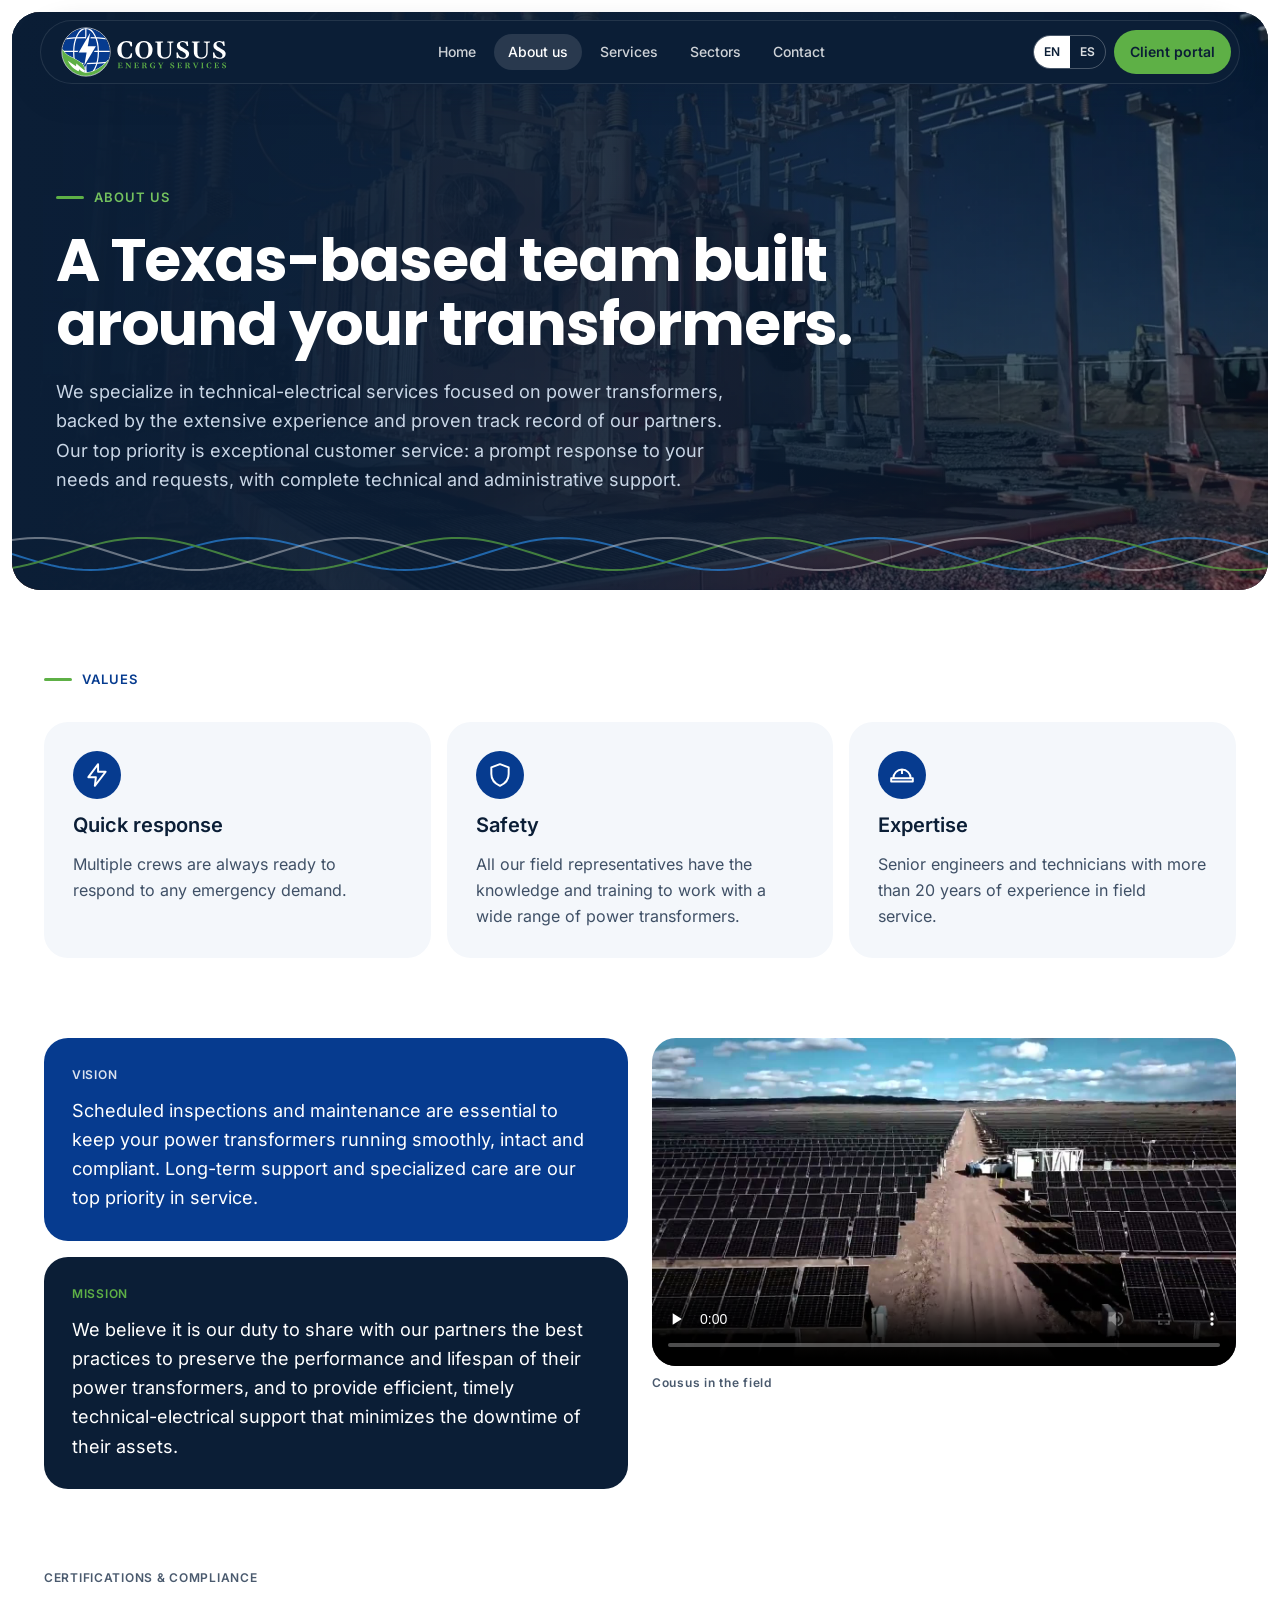
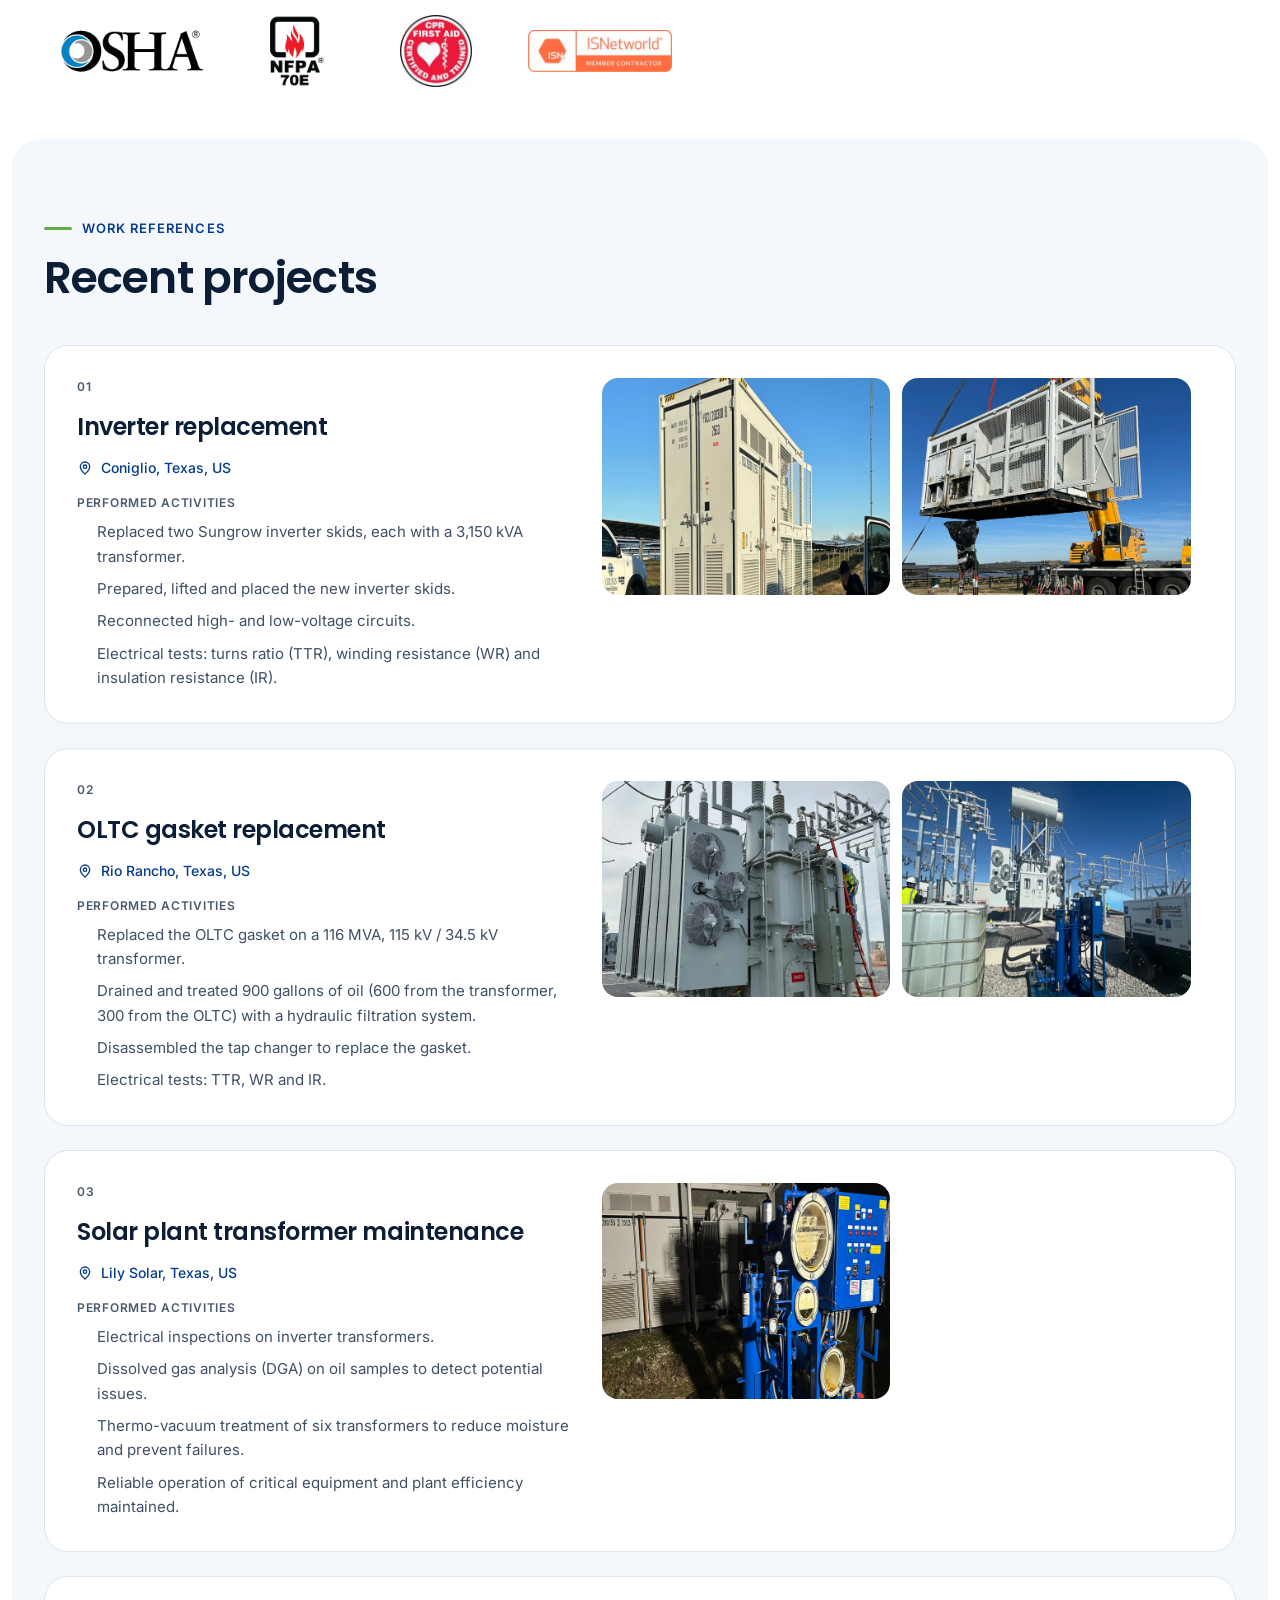
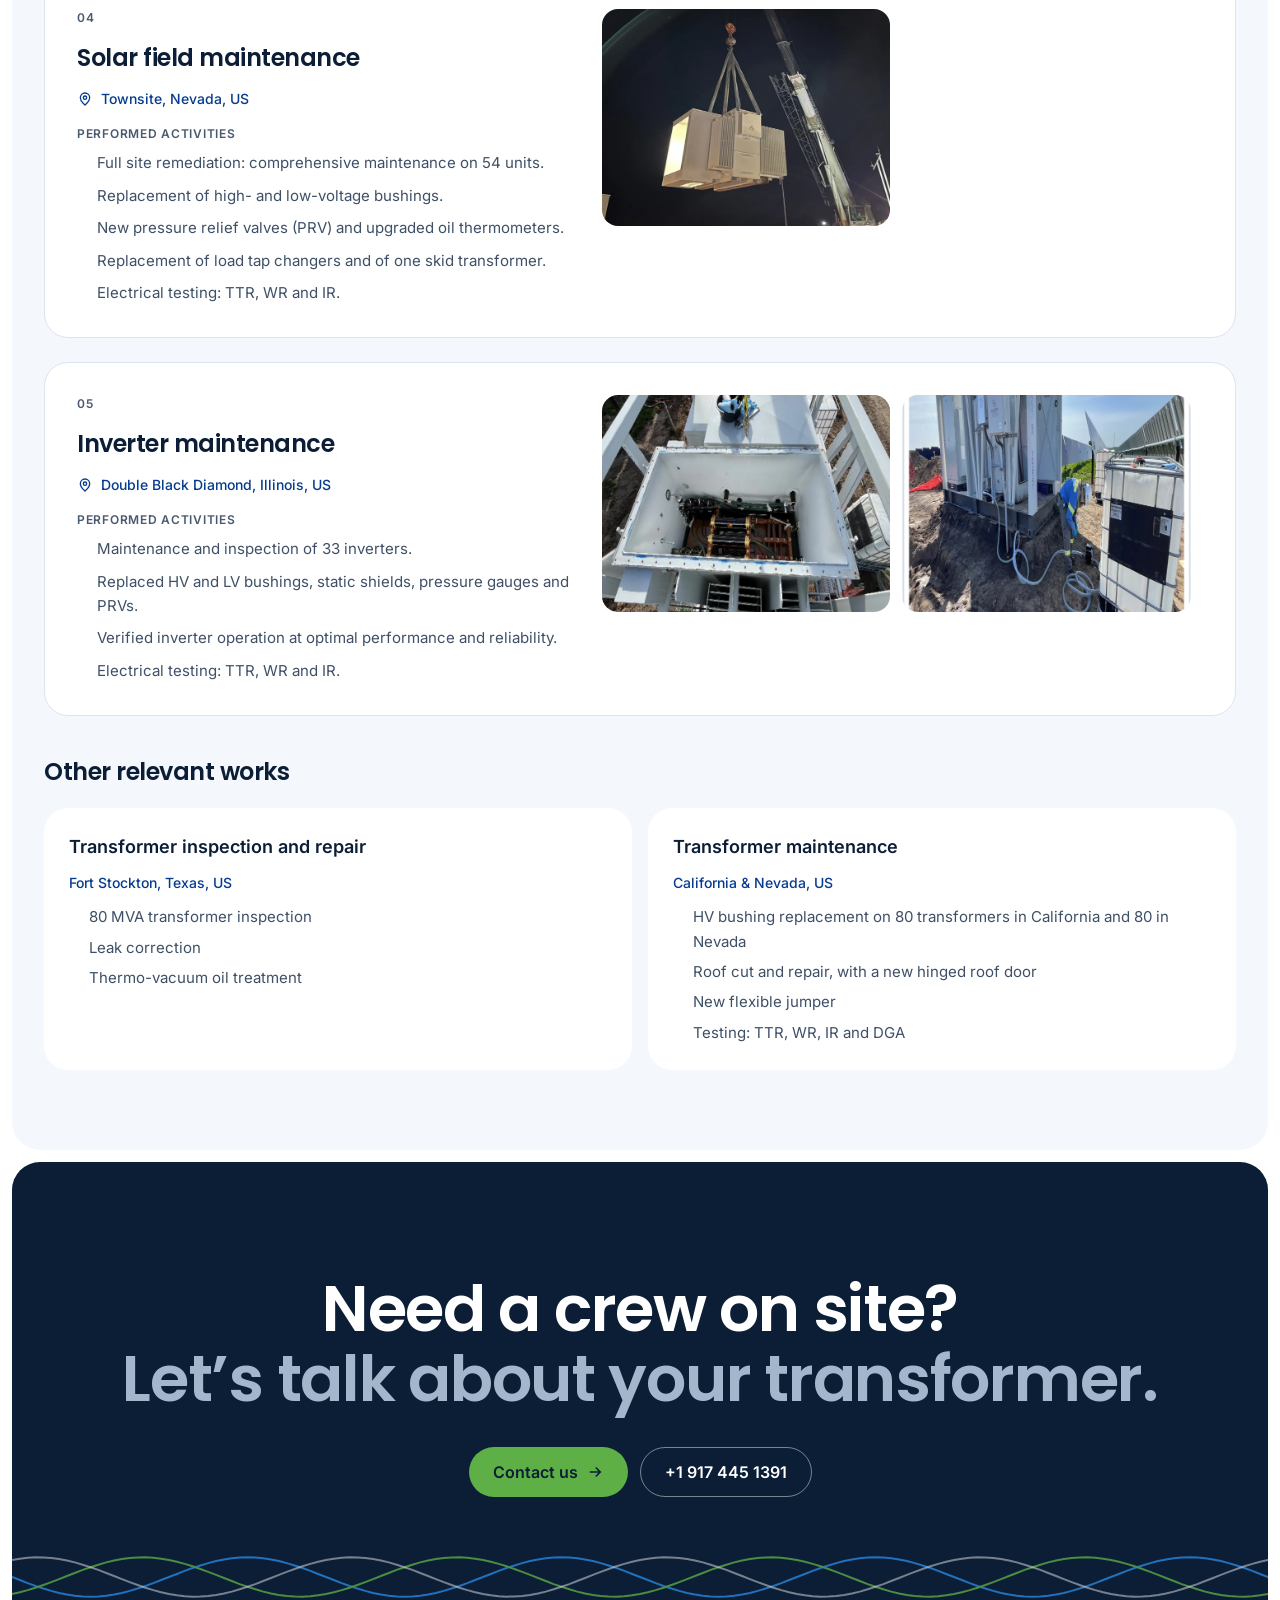
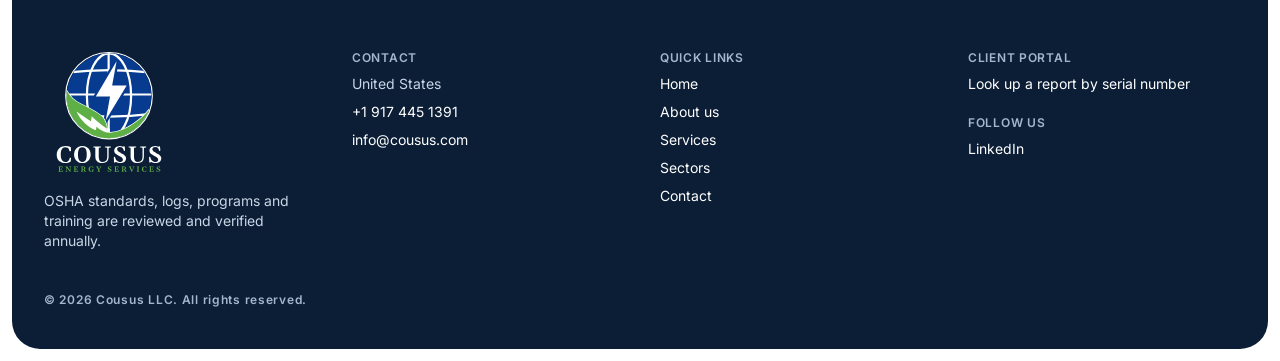
<file: about-us/index.html>
<!DOCTYPE html><html lang="en"><head><meta charset="utf-8"><meta name="viewport" content="width=device-width, initial-scale=1"><title>About us — Cousus Energy Services</title><meta name="description" content="Assembly, commissioning, electrical tests, oil analysis and warranty repairs for power transformers and solar inverters across the United States."><link rel="icon" type="image/svg+xml" href="/favicon.svg"><link rel="icon" type="image/png" sizes="64x64" href="/brand/favicon-64.png"><link rel="apple-touch-icon" href="/brand/cousus-icono-512.png"><link rel="alternate" hreflang="en" href="https://cousus.com/about-us/"><link rel="alternate" hreflang="es" href="https://cousus.com/es/about-us/"><meta property="og:title" content="About us — Cousus Energy Services"><meta property="og:description" content="Assembly, commissioning, electrical tests, oil analysis and warranty repairs for power transformers and solar inverters across the United States."><meta property="og:image" content="https://cousus.com/video/hero-poster.jpg"><meta name="theme-color" content="#0B1E36"><meta name="robots" content="noindex, nofollow"><!-- Marca que hay JavaScript: sin él, nada queda oculto a la espera de animarse --><script>document.documentElement.classList.add('js');</script><link rel="stylesheet" href="/_astro/images.yPDBNEIy.css"><style>.hero-photo[data-astro-cid-75ysl5lo]{animation:drift 1.6s var(--ease-out) both}.hero-in[data-astro-cid-75ysl5lo]{animation:rise .7s var(--ease-out) both;animation-delay:calc(var(--i) * 90ms)}@keyframes rise{0%{opacity:0;transform:translateY(16px)}}@keyframes drift{0%{transform:scale(1.05)}}@media (prefers-reduced-motion:reduce){.hero-photo[data-astro-cid-75ysl5lo]{animation:none}.hero-in[data-astro-cid-75ysl5lo]{animation:.3s both fade}@keyframes fade{0%{opacity:0}}}
</style></head><body class="bg-white font-sans text-ink antialiased"><a href="#main" class="sr-only focus:not-sr-only focus:fixed focus:left-4 focus:top-4 focus:z-50 focus:rounded focus:bg-accent focus:px-4 focus:py-2 focus:text-ink">Skip to content</a><header class="pointer-events-none fixed inset-x-0 top-4 z-40 px-4 sm:top-5 sm:px-6" data-astro-cid-nen7h5rs><div class="pointer-events-auto mx-auto flex max-w-[1200px] items-center justify-between gap-4 rounded-full border border-white/10 bg-ink py-1.5 pl-5 pr-2 text-white shadow-[0_10px_30px_rgb(11_30_54/0.28)]" data-astro-cid-nen7h5rs><a href="/" class="block shrink-0" aria-label="Cousus Energy Services" data-astro-cid-nen7h5rs><img src="/brand/cousus-logo-horizontal-fondo-oscuro.svg" alt="" width="169" height="50" class="h-[50px] w-auto" data-astro-cid-nen7h5rs></a><!-- Escritorio --><nav aria-label="Main" class="hidden items-center gap-1 text-sm lg:flex" data-astro-cid-nen7h5rs><a href="/" class="rounded-full px-3.5 py-2 font-medium text-white/80 no-underline transition-colors duration-150 hover:text-white aria-[current=page]:bg-white/12 aria-[current=page]:text-white" data-astro-cid-nen7h5rs>Home</a><a href="/about-us/" aria-current="page" class="rounded-full px-3.5 py-2 font-medium text-white/80 no-underline transition-colors duration-150 hover:text-white aria-[current=page]:bg-white/12 aria-[current=page]:text-white" data-astro-cid-nen7h5rs>About us</a><a href="/services/" class="rounded-full px-3.5 py-2 font-medium text-white/80 no-underline transition-colors duration-150 hover:text-white aria-[current=page]:bg-white/12 aria-[current=page]:text-white" data-astro-cid-nen7h5rs>Services</a><a href="/sectors/" class="rounded-full px-3.5 py-2 font-medium text-white/80 no-underline transition-colors duration-150 hover:text-white aria-[current=page]:bg-white/12 aria-[current=page]:text-white" data-astro-cid-nen7h5rs>Sectors</a><a href="/contact/" class="rounded-full px-3.5 py-2 font-medium text-white/80 no-underline transition-colors duration-150 hover:text-white aria-[current=page]:bg-white/12 aria-[current=page]:text-white" data-astro-cid-nen7h5rs>Contact</a></nav><div class="flex items-center gap-2" data-astro-cid-nen7h5rs><span class="flex overflow-hidden rounded-full border border-white/25 text-xs font-semibold" data-astro-cid-nen7h5rs><a href="/about-us/" hreflang="en" aria-current="true" class="px-2.5 py-2 no-underline bg-white text-ink" data-astro-cid-nen7h5rs>EN</a><a href="/es/about-us/" hreflang="es" class="px-2.5 py-2 no-underline text-white/85" data-astro-cid-nen7h5rs>ES</a></span><a href="https://ers.cousus.com/" target="_blank" rel="noopener" class="btn btn-green hidden !min-h-11 !px-4 !py-2 text-sm md:inline-flex" data-astro-cid-nen7h5rs>Client portal</a><!-- Móvil --><details class="group relative lg:hidden" data-menu data-astro-cid-nen7h5rs><summary class="press flex min-h-11 cursor-pointer list-none items-center gap-2 rounded-full border border-white/25 px-3 text-sm font-medium text-white [&amp;::-webkit-details-marker]:hidden" data-astro-cid-nen7h5rs><svg width="18" height="18" viewBox="0 0 24 24" fill="none" stroke="currentColor" stroke-width="2" aria-hidden="true" data-astro-cid-nen7h5rs><path d="M4 7h16M4 12h16M4 17h16" data-astro-cid-nen7h5rs></path></svg><span class="sr-only sm:not-sr-only" data-astro-cid-nen7h5rs>Menu</span></summary><nav aria-label="Mobile" class="menu-panel absolute right-0 top-full mt-3 flex w-60 flex-col rounded-3xl border border-white/10 bg-ink p-2 shadow-[0_10px_30px_rgb(11_30_54/0.28)]" data-astro-cid-nen7h5rs><a href="/" class="rounded-2xl px-4 py-3 text-sm text-white no-underline aria-[current=page]:bg-white/12 aria-[current=page]:font-semibold" data-astro-cid-nen7h5rs>Home</a><a href="/about-us/" aria-current="page" class="rounded-2xl px-4 py-3 text-sm text-white no-underline aria-[current=page]:bg-white/12 aria-[current=page]:font-semibold" data-astro-cid-nen7h5rs>About us</a><a href="/services/" class="rounded-2xl px-4 py-3 text-sm text-white no-underline aria-[current=page]:bg-white/12 aria-[current=page]:font-semibold" data-astro-cid-nen7h5rs>Services</a><a href="/sectors/" class="rounded-2xl px-4 py-3 text-sm text-white no-underline aria-[current=page]:bg-white/12 aria-[current=page]:font-semibold" data-astro-cid-nen7h5rs>Sectors</a><a href="/contact/" class="rounded-2xl px-4 py-3 text-sm text-white no-underline aria-[current=page]:bg-white/12 aria-[current=page]:font-semibold" data-astro-cid-nen7h5rs>Contact</a><a href="https://ers.cousus.com/" target="_blank" rel="noopener" class="btn btn-green mt-1 text-sm" data-astro-cid-nen7h5rs>Client portal</a></nav></details></div></div></header><script type="module">var e=document.querySelector(`[data-menu]`),t=e?.querySelector(`.menu-panel`),n=window.matchMedia(`(prefers-reduced-motion: reduce)`);e?.addEventListener(`toggle`,()=>{if(!e.open||!t)return;let r=n.matches?{opacity:0}:{opacity:0,transform:`scale(0.96) translateY(-4px)`};t.animate([r,{opacity:1,transform:`none`}],{duration:200,easing:`cubic-bezier(0.23, 1, 0.32, 1)`})});</script><main id="main"><section class="panel relative isolate mt-2 overflow-hidden bg-ink text-white sm:mt-3" data-astro-cid-75ysl5lo><img src="/media/2024/12/Imagen-de-WhatsApp-2024-11-12-a-las-21.35.12_946064fc.webp" alt="" class="hero-photo absolute inset-0 -z-20 h-full w-full object-cover" data-astro-cid-75ysl5lo><div class="absolute inset-0 -z-10 bg-gradient-to-r from-ink via-ink/88 to-ink/50" data-astro-cid-75ysl5lo></div><div class="mx-auto flex max-w-[1200px] flex-col gap-5 px-6 pb-24 pt-36 sm:pt-44 lg:px-4" data-astro-cid-75ysl5lo><span class="hero-in eyebrow text-accent-2" style="--i:0" data-astro-cid-75ysl5lo>ABOUT US</span><h1 class="hero-in m-0 max-w-[900px] text-4xl leading-[1.08] sm:text-[60px]" style="--i:1" data-astro-cid-75ysl5lo>A Texas-based team built around your transformers.</h1><p class="hero-in m-0 max-w-[700px] text-lg leading-relaxed text-mist" style="--i:2" data-astro-cid-75ysl5lo>We specialize in technical-electrical services focused on power transformers, backed by the extensive experience and proven track record of our partners. Our top priority is exceptional customer service: a prompt response to your needs and requests, with complete technical and administrative support.</p></div><div class="pointer-events-none overflow-hidden absolute inset-x-0 bottom-4 h-10 opacity-70" aria-hidden="true" data-loop><svg class="wave-track block h-full w-[200%] min-w-[1600px]" style="--wave-speed:12s" viewBox="0 0 3200 40" preserveAspectRatio="none"><path d="M0 20.0L10 22.5L20 24.9L30 27.3L40 29.4L50 31.3L60 32.9L70 34.3L80 35.2L90 35.8L100 36.0L110 35.8L120 35.2L130 34.3L140 32.9L150 31.3L160 29.4L170 27.3L180 24.9L190 22.5L200 20.0L210 17.5L220 15.1L230 12.7L240 10.6L250 8.7L260 7.1L270 5.7L280 4.8L290 4.2L300 4.0L310 4.2L320 4.8L330 5.7L340 7.1L350 8.7L360 10.6L370 12.7L380 15.1L390 17.5L400 20.0L410 22.5L420 24.9L430 27.3L440 29.4L450 31.3L460 32.9L470 34.3L480 35.2L490 35.8L500 36.0L510 35.8L520 35.2L530 34.3L540 32.9L550 31.3L560 29.4L570 27.3L580 24.9L590 22.5L600 20.0L610 17.5L620 15.1L630 12.7L640 10.6L650 8.7L660 7.1L670 5.7L680 4.8L690 4.2L700 4.0L710 4.2L720 4.8L730 5.7L740 7.1L750 8.7L760 10.6L770 12.7L780 15.1L790 17.5L800 20.0L810 22.5L820 24.9L830 27.3L840 29.4L850 31.3L860 32.9L870 34.3L880 35.2L890 35.8L900 36.0L910 35.8L920 35.2L930 34.3L940 32.9L950 31.3L960 29.4L970 27.3L980 24.9L990 22.5L1000 20.0L1010 17.5L1020 15.1L1030 12.7L1040 10.6L1050 8.7L1060 7.1L1070 5.7L1080 4.8L1090 4.2L1100 4.0L1110 4.2L1120 4.8L1130 5.7L1140 7.1L1150 8.7L1160 10.6L1170 12.7L1180 15.1L1190 17.5L1200 20.0L1210 22.5L1220 24.9L1230 27.3L1240 29.4L1250 31.3L1260 32.9L1270 34.3L1280 35.2L1290 35.8L1300 36.0L1310 35.8L1320 35.2L1330 34.3L1340 32.9L1350 31.3L1360 29.4L1370 27.3L1380 24.9L1390 22.5L1400 20.0L1410 17.5L1420 15.1L1430 12.7L1440 10.6L1450 8.7L1460 7.1L1470 5.7L1480 4.8L1490 4.2L1500 4.0L1510 4.2L1520 4.8L1530 5.7L1540 7.1L1550 8.7L1560 10.6L1570 12.7L1580 15.1L1590 17.5L1600 20.0L1610 22.5L1620 24.9L1630 27.3L1640 29.4L1650 31.3L1660 32.9L1670 34.3L1680 35.2L1690 35.8L1700 36.0L1710 35.8L1720 35.2L1730 34.3L1740 32.9L1750 31.3L1760 29.4L1770 27.3L1780 24.9L1790 22.5L1800 20.0L1810 17.5L1820 15.1L1830 12.7L1840 10.6L1850 8.7L1860 7.1L1870 5.7L1880 4.8L1890 4.2L1900 4.0L1910 4.2L1920 4.8L1930 5.7L1940 7.1L1950 8.7L1960 10.6L1970 12.7L1980 15.1L1990 17.5L2000 20.0L2010 22.5L2020 24.9L2030 27.3L2040 29.4L2050 31.3L2060 32.9L2070 34.3L2080 35.2L2090 35.8L2100 36.0L2110 35.8L2120 35.2L2130 34.3L2140 32.9L2150 31.3L2160 29.4L2170 27.3L2180 24.9L2190 22.5L2200 20.0L2210 17.5L2220 15.1L2230 12.7L2240 10.6L2250 8.7L2260 7.1L2270 5.7L2280 4.8L2290 4.2L2300 4.0L2310 4.2L2320 4.8L2330 5.7L2340 7.1L2350 8.7L2360 10.6L2370 12.7L2380 15.1L2390 17.5L2400 20.0L2410 22.5L2420 24.9L2430 27.3L2440 29.4L2450 31.3L2460 32.9L2470 34.3L2480 35.2L2490 35.8L2500 36.0L2510 35.8L2520 35.2L2530 34.3L2540 32.9L2550 31.3L2560 29.4L2570 27.3L2580 24.9L2590 22.5L2600 20.0L2610 17.5L2620 15.1L2630 12.7L2640 10.6L2650 8.7L2660 7.1L2670 5.7L2680 4.8L2690 4.2L2700 4.0L2710 4.2L2720 4.8L2730 5.7L2740 7.1L2750 8.7L2760 10.6L2770 12.7L2780 15.1L2790 17.5L2800 20.0L2810 22.5L2820 24.9L2830 27.3L2840 29.4L2850 31.3L2860 32.9L2870 34.3L2880 35.2L2890 35.8L2900 36.0L2910 35.8L2920 35.2L2930 34.3L2940 32.9L2950 31.3L2960 29.4L2970 27.3L2980 24.9L2990 22.5L3000 20.0L3010 17.5L3020 15.1L3030 12.7L3040 10.6L3050 8.7L3060 7.1L3070 5.7L3080 4.8L3090 4.2L3100 4.0L3110 4.2L3120 4.8L3130 5.7L3140 7.1L3150 8.7L3160 10.6L3170 12.7L3180 15.1L3190 17.5L3200 20.0" fill="none" stroke="#2B8BE6" stroke-width="2" stroke-opacity="0.95" vector-effect="non-scaling-stroke"></path><path d="M0 33.9L10 32.4L20 30.7L30 28.7L40 26.5L50 24.1L60 21.7L70 19.2L80 16.7L90 14.3L100 12.0L110 9.9L120 8.1L130 6.6L140 5.4L150 4.5L160 4.1L170 4.0L180 4.3L190 5.1L200 6.1L210 7.6L220 9.3L230 11.3L240 13.5L250 15.9L260 18.3L270 20.8L280 23.3L290 25.7L300 28.0L310 30.1L320 31.9L330 33.4L340 34.6L350 35.5L360 35.9L370 36.0L380 35.7L390 34.9L400 33.9L410 32.4L420 30.7L430 28.7L440 26.5L450 24.1L460 21.7L470 19.2L480 16.7L490 14.3L500 12.0L510 9.9L520 8.1L530 6.6L540 5.4L550 4.5L560 4.1L570 4.0L580 4.3L590 5.1L600 6.1L610 7.6L620 9.3L630 11.3L640 13.5L650 15.9L660 18.3L670 20.8L680 23.3L690 25.7L700 28.0L710 30.1L720 31.9L730 33.4L740 34.6L750 35.5L760 35.9L770 36.0L780 35.7L790 34.9L800 33.9L810 32.4L820 30.7L830 28.7L840 26.5L850 24.1L860 21.7L870 19.2L880 16.7L890 14.3L900 12.0L910 9.9L920 8.1L930 6.6L940 5.4L950 4.5L960 4.1L970 4.0L980 4.3L990 5.1L1000 6.1L1010 7.6L1020 9.3L1030 11.3L1040 13.5L1050 15.9L1060 18.3L1070 20.8L1080 23.3L1090 25.7L1100 28.0L1110 30.1L1120 31.9L1130 33.4L1140 34.6L1150 35.5L1160 35.9L1170 36.0L1180 35.7L1190 34.9L1200 33.9L1210 32.4L1220 30.7L1230 28.7L1240 26.5L1250 24.1L1260 21.7L1270 19.2L1280 16.7L1290 14.3L1300 12.0L1310 9.9L1320 8.1L1330 6.6L1340 5.4L1350 4.5L1360 4.1L1370 4.0L1380 4.3L1390 5.1L1400 6.1L1410 7.6L1420 9.3L1430 11.3L1440 13.5L1450 15.9L1460 18.3L1470 20.8L1480 23.3L1490 25.7L1500 28.0L1510 30.1L1520 31.9L1530 33.4L1540 34.6L1550 35.5L1560 35.9L1570 36.0L1580 35.7L1590 34.9L1600 33.9L1610 32.4L1620 30.7L1630 28.7L1640 26.5L1650 24.1L1660 21.7L1670 19.2L1680 16.7L1690 14.3L1700 12.0L1710 9.9L1720 8.1L1730 6.6L1740 5.4L1750 4.5L1760 4.1L1770 4.0L1780 4.3L1790 5.1L1800 6.1L1810 7.6L1820 9.3L1830 11.3L1840 13.5L1850 15.9L1860 18.3L1870 20.8L1880 23.3L1890 25.7L1900 28.0L1910 30.1L1920 31.9L1930 33.4L1940 34.6L1950 35.5L1960 35.9L1970 36.0L1980 35.7L1990 34.9L2000 33.9L2010 32.4L2020 30.7L2030 28.7L2040 26.5L2050 24.1L2060 21.7L2070 19.2L2080 16.7L2090 14.3L2100 12.0L2110 9.9L2120 8.1L2130 6.6L2140 5.4L2150 4.5L2160 4.1L2170 4.0L2180 4.3L2190 5.1L2200 6.1L2210 7.6L2220 9.3L2230 11.3L2240 13.5L2250 15.9L2260 18.3L2270 20.8L2280 23.3L2290 25.7L2300 28.0L2310 30.1L2320 31.9L2330 33.4L2340 34.6L2350 35.5L2360 35.9L2370 36.0L2380 35.7L2390 34.9L2400 33.9L2410 32.4L2420 30.7L2430 28.7L2440 26.5L2450 24.1L2460 21.7L2470 19.2L2480 16.7L2490 14.3L2500 12.0L2510 9.9L2520 8.1L2530 6.6L2540 5.4L2550 4.5L2560 4.1L2570 4.0L2580 4.3L2590 5.1L2600 6.1L2610 7.6L2620 9.3L2630 11.3L2640 13.5L2650 15.9L2660 18.3L2670 20.8L2680 23.3L2690 25.7L2700 28.0L2710 30.1L2720 31.9L2730 33.4L2740 34.6L2750 35.5L2760 35.9L2770 36.0L2780 35.7L2790 34.9L2800 33.9L2810 32.4L2820 30.7L2830 28.7L2840 26.5L2850 24.1L2860 21.7L2870 19.2L2880 16.7L2890 14.3L2900 12.0L2910 9.9L2920 8.1L2930 6.6L2940 5.4L2950 4.5L2960 4.1L2970 4.0L2980 4.3L2990 5.1L3000 6.1L3010 7.6L3020 9.3L3030 11.3L3040 13.5L3050 15.9L3060 18.3L3070 20.8L3080 23.3L3090 25.7L3100 28.0L3110 30.1L3120 31.9L3130 33.4L3140 34.6L3150 35.5L3160 35.9L3170 36.0L3180 35.7L3190 34.9L3200 33.9" fill="none" stroke="#5EB046" stroke-width="2" stroke-opacity="0.95" vector-effect="non-scaling-stroke"></path><path d="M0 6.1L10 5.1L20 4.3L30 4.0L40 4.1L50 4.5L60 5.4L70 6.6L80 8.1L90 9.9L100 12.0L110 14.3L120 16.7L130 19.2L140 21.7L150 24.1L160 26.5L170 28.7L180 30.7L190 32.4L200 33.9L210 34.9L220 35.7L230 36.0L240 35.9L250 35.5L260 34.6L270 33.4L280 31.9L290 30.1L300 28.0L310 25.7L320 23.3L330 20.8L340 18.3L350 15.9L360 13.5L370 11.3L380 9.3L390 7.6L400 6.1L410 5.1L420 4.3L430 4.0L440 4.1L450 4.5L460 5.4L470 6.6L480 8.1L490 9.9L500 12.0L510 14.3L520 16.7L530 19.2L540 21.7L550 24.1L560 26.5L570 28.7L580 30.7L590 32.4L600 33.9L610 34.9L620 35.7L630 36.0L640 35.9L650 35.5L660 34.6L670 33.4L680 31.9L690 30.1L700 28.0L710 25.7L720 23.3L730 20.8L740 18.3L750 15.9L760 13.5L770 11.3L780 9.3L790 7.6L800 6.1L810 5.1L820 4.3L830 4.0L840 4.1L850 4.5L860 5.4L870 6.6L880 8.1L890 9.9L900 12.0L910 14.3L920 16.7L930 19.2L940 21.7L950 24.1L960 26.5L970 28.7L980 30.7L990 32.4L1000 33.9L1010 34.9L1020 35.7L1030 36.0L1040 35.9L1050 35.5L1060 34.6L1070 33.4L1080 31.9L1090 30.1L1100 28.0L1110 25.7L1120 23.3L1130 20.8L1140 18.3L1150 15.9L1160 13.5L1170 11.3L1180 9.3L1190 7.6L1200 6.1L1210 5.1L1220 4.3L1230 4.0L1240 4.1L1250 4.5L1260 5.4L1270 6.6L1280 8.1L1290 9.9L1300 12.0L1310 14.3L1320 16.7L1330 19.2L1340 21.7L1350 24.1L1360 26.5L1370 28.7L1380 30.7L1390 32.4L1400 33.9L1410 34.9L1420 35.7L1430 36.0L1440 35.9L1450 35.5L1460 34.6L1470 33.4L1480 31.9L1490 30.1L1500 28.0L1510 25.7L1520 23.3L1530 20.8L1540 18.3L1550 15.9L1560 13.5L1570 11.3L1580 9.3L1590 7.6L1600 6.1L1610 5.1L1620 4.3L1630 4.0L1640 4.1L1650 4.5L1660 5.4L1670 6.6L1680 8.1L1690 9.9L1700 12.0L1710 14.3L1720 16.7L1730 19.2L1740 21.7L1750 24.1L1760 26.5L1770 28.7L1780 30.7L1790 32.4L1800 33.9L1810 34.9L1820 35.7L1830 36.0L1840 35.9L1850 35.5L1860 34.6L1870 33.4L1880 31.9L1890 30.1L1900 28.0L1910 25.7L1920 23.3L1930 20.8L1940 18.3L1950 15.9L1960 13.5L1970 11.3L1980 9.3L1990 7.6L2000 6.1L2010 5.1L2020 4.3L2030 4.0L2040 4.1L2050 4.5L2060 5.4L2070 6.6L2080 8.1L2090 9.9L2100 12.0L2110 14.3L2120 16.7L2130 19.2L2140 21.7L2150 24.1L2160 26.5L2170 28.7L2180 30.7L2190 32.4L2200 33.9L2210 34.9L2220 35.7L2230 36.0L2240 35.9L2250 35.5L2260 34.6L2270 33.4L2280 31.9L2290 30.1L2300 28.0L2310 25.7L2320 23.3L2330 20.8L2340 18.3L2350 15.9L2360 13.5L2370 11.3L2380 9.3L2390 7.6L2400 6.1L2410 5.1L2420 4.3L2430 4.0L2440 4.1L2450 4.5L2460 5.4L2470 6.6L2480 8.1L2490 9.9L2500 12.0L2510 14.3L2520 16.7L2530 19.2L2540 21.7L2550 24.1L2560 26.5L2570 28.7L2580 30.7L2590 32.4L2600 33.9L2610 34.9L2620 35.7L2630 36.0L2640 35.9L2650 35.5L2660 34.6L2670 33.4L2680 31.9L2690 30.1L2700 28.0L2710 25.7L2720 23.3L2730 20.8L2740 18.3L2750 15.9L2760 13.5L2770 11.3L2780 9.3L2790 7.6L2800 6.1L2810 5.1L2820 4.3L2830 4.0L2840 4.1L2850 4.5L2860 5.4L2870 6.6L2880 8.1L2890 9.9L2900 12.0L2910 14.3L2920 16.7L2930 19.2L2940 21.7L2950 24.1L2960 26.5L2970 28.7L2980 30.7L2990 32.4L3000 33.9L3010 34.9L3020 35.7L3030 36.0L3040 35.9L3050 35.5L3060 34.6L3070 33.4L3080 31.9L3090 30.1L3100 28.0L3110 25.7L3120 23.3L3130 20.8L3140 18.3L3150 15.9L3160 13.5L3170 11.3L3180 9.3L3190 7.6L3200 6.1" fill="none" stroke="#FFFFFF" stroke-width="2" stroke-opacity="0.55" vector-effect="non-scaling-stroke"></path></svg></div></section><section class="mx-auto flex max-w-[1240px] flex-col gap-8 px-6 pt-20 pb-10"><span class="eyebrow text-brand-blue">VALUES</span><ul data-stagger class="m-0 grid list-none grid-cols-1 gap-4 p-0 md:grid-cols-3"><li class="flex flex-col gap-3 lift rounded-3xl bg-paper p-7"><span class="flex h-12 w-12 items-center justify-center rounded-3xl bg-brand text-white"><svg width="26" height="26" viewBox="0 0 24 24" fill="none" stroke="currentColor" stroke-width="1.8" stroke-linejoin="round" aria-hidden="true"><path d="M13 2 L4 14 H11 L10 22 L20 9 H13 Z"></path></svg></span><strong class="text-xl">Quick response</strong><p class="m-0 text-base leading-relaxed text-body">Multiple crews are always ready to respond to any emergency demand.</p></li><li class="flex flex-col gap-3 lift rounded-3xl bg-paper p-7"><span class="flex h-12 w-12 items-center justify-center rounded-3xl bg-brand text-white"><svg width="26" height="26" viewBox="0 0 24 24" fill="none" stroke="currentColor" stroke-width="1.8" stroke-linejoin="round" aria-hidden="true"><path d="M12 2 L20 5 V11 C20 16 16.5 20 12 22 C7.5 20 4 16 4 11 V5 Z"></path></svg></span><strong class="text-xl">Safety</strong><p class="m-0 text-base leading-relaxed text-body">All our field representatives have the knowledge and training to work with a wide range of power transformers.</p></li><li class="flex flex-col gap-3 lift rounded-3xl bg-paper p-7"><span class="flex h-12 w-12 items-center justify-center rounded-3xl bg-brand text-white"><svg width="26" height="26" viewBox="0 0 24 24" fill="none" stroke="currentColor" stroke-width="1.8" stroke-linejoin="round" aria-hidden="true"><path d="M4 15 A8 8 0 0 1 20 15 M2 15 H22 V18 H2 Z M12 7 V11"></path></svg></span><strong class="text-xl">Expertise</strong><p class="m-0 text-base leading-relaxed text-body">Senior engineers and technicians with more than 20 years of experience in field service.</p></li></ul></section><section class="mx-auto flex max-w-[1240px] flex-wrap gap-6 px-6 py-10"><div class="flex min-w-0 flex-[1_1_440px] flex-col gap-4"><div class="flex flex-col gap-3 rounded-3xl bg-brand p-7 text-white"><span class="label text-white/85">VISION</span><p class="m-0 text-lg leading-relaxed">Scheduled inspections and maintenance are essential to keep your power transformers running smoothly, intact and compliant. Long-term support and specialized care are our top priority in service.</p></div><div class="flex flex-col gap-3 rounded-3xl bg-ink p-7 text-white"><span class="label text-accent">MISSION</span><p class="m-0 text-lg leading-relaxed">We believe it is our duty to share with our partners the best practices to preserve the performance and lifespan of their power transformers, and to provide efficient, timely technical-electrical support that minimizes the downtime of their assets.</p></div></div><figure class="m-0 flex min-w-0 flex-[1_1_440px] flex-col gap-2"><video src="/video/cousus-field.mp4" controls preload="none" poster="/video/field-poster.jpg" playsinline class="aspect-video w-full rounded-3xl bg-ink object-cover"></video><figcaption class="label text-muted">Cousus in the field</figcaption></figure></section><section class="mx-auto max-w-[1240px] px-6 py-10"><div class="flex flex-col gap-4"><span class="label text-muted">CERTIFICATIONS &amp; COMPLIANCE</span><ul class="m-0 flex list-none flex-wrap items-center gap-3 p-0"><li class="flex h-24 min-w-32 items-center justify-center rounded-2xl bg-white px-4"><img src="/media/2023/01/osha-removebg-preview.webp" alt="OSHA" loading="lazy" class="max-h-18 max-w-36 object-contain"></li><li class="flex h-24 min-w-32 items-center justify-center rounded-2xl bg-white px-4"><img src="/media/2025/01/nafpa70e-certified.png" alt="NFPA 70E certified" loading="lazy" class="max-h-18 max-w-36 object-contain"></li><li class="flex h-24 min-w-32 items-center justify-center rounded-2xl bg-white px-4"><img src="/media/2025/01/first-aid-and-cpr-certified-150x150.jpg" alt="First Aid &amp; CPR certified" loading="lazy" class="max-h-18 max-w-36 object-contain"></li><li class="flex h-24 min-w-32 items-center justify-center rounded-2xl bg-white px-4"><img src="/media/2023/04/memberCeLogo_small-300x88.webp" alt="Member" loading="lazy" class="max-h-18 max-w-36 object-contain"></li></ul></div></section><section class="panel bg-paper"><div class="mx-auto flex max-w-[1240px] flex-col gap-10 px-6 py-20"><div class="flex flex-col gap-3" data-reveal><span class="eyebrow text-brand-blue">WORK REFERENCES</span><h2 class="m-0 text-3xl leading-tight sm:text-[44px]">Recent projects</h2></div><ol class="m-0 flex list-none flex-col gap-6 p-0"><li class="grid grid-cols-1 gap-6 rounded-3xl border border-rule bg-white p-6 lg:grid-cols-[minmax(0,5fr)_minmax(0,6fr)] lg:p-8"><div class="flex min-w-0 flex-col gap-4"><span class="label text-muted">01</span><h3 class="m-0 text-2xl leading-tight">Inverter replacement</h3><p class="m-0 flex items-center gap-2 text-sm font-medium text-brand-blue"><svg width="16" height="16" viewBox="0 0 24 24" fill="none" stroke="currentColor" stroke-width="2" aria-hidden="true"><path d="M12 21s-7-6.2-7-11a7 7 0 0 1 14 0c0 4.8-7 11-7 11z"></path><circle cx="12" cy="10" r="2.5"></circle></svg><span class="sr-only">Location:</span>Coniglio, Texas, US</p><div class="flex flex-col gap-2"><span class="label text-muted">PERFORMED ACTIVITIES</span><ul class="m-0 flex flex-col gap-2 pl-5 text-[15px] leading-relaxed text-body marker:text-accent"><li>Replaced two Sungrow inverter skids, each with a 3,150 kVA transformer.</li><li>Prepared, lifted and placed the new inverter skids.</li><li>Reconnected high- and low-voltage circuits.</li><li>Electrical tests: turns ratio (TTR), winding resistance (WR) and insulation resistance (IR).</li></ul></div></div><div class="min-w-0"><ul aria-label="Inverter replacement" class="m-0 flex list-none snap-x snap-mandatory gap-3 overflow-x-auto p-0 pb-2 [scrollbar-width:thin]"><li class="w-[85%] shrink-0 snap-start sm:w-[48%]"><img src="/media/2025/01/coniglio-1.webp" alt="Inverter replacement — 1" loading="lazy" class="aspect-[4/3] w-full rounded-2xl bg-paper-2 object-cover"></li><li class="w-[85%] shrink-0 snap-start sm:w-[48%]"><img src="/media/2025/01/Coniglio-2.webp" alt="Inverter replacement — 2" loading="lazy" class="aspect-[4/3] w-full rounded-2xl bg-paper-2 object-cover"></li></ul></div></li><li class="grid grid-cols-1 gap-6 rounded-3xl border border-rule bg-white p-6 lg:grid-cols-[minmax(0,5fr)_minmax(0,6fr)] lg:p-8"><div class="flex min-w-0 flex-col gap-4"><span class="label text-muted">02</span><h3 class="m-0 text-2xl leading-tight">OLTC gasket replacement</h3><p class="m-0 flex items-center gap-2 text-sm font-medium text-brand-blue"><svg width="16" height="16" viewBox="0 0 24 24" fill="none" stroke="currentColor" stroke-width="2" aria-hidden="true"><path d="M12 21s-7-6.2-7-11a7 7 0 0 1 14 0c0 4.8-7 11-7 11z"></path><circle cx="12" cy="10" r="2.5"></circle></svg><span class="sr-only">Location:</span>Rio Rancho, Texas, US</p><div class="flex flex-col gap-2"><span class="label text-muted">PERFORMED ACTIVITIES</span><ul class="m-0 flex flex-col gap-2 pl-5 text-[15px] leading-relaxed text-body marker:text-accent"><li>Replaced the OLTC gasket on a 116 MVA, 115 kV / 34.5 kV transformer.</li><li>Drained and treated 900 gallons of oil (600 from the transformer, 300 from the OLTC) with a hydraulic filtration system.</li><li>Disassembled the tap changer to replace the gasket.</li><li>Electrical tests: TTR, WR and IR.</li></ul></div></div><div class="min-w-0"><ul aria-label="OLTC gasket replacement" class="m-0 flex list-none snap-x snap-mandatory gap-3 overflow-x-auto p-0 pb-2 [scrollbar-width:thin]"><li class="w-[85%] shrink-0 snap-start sm:w-[48%]"><img src="/media/2025/01/Rio-rancho-2-2.webp" alt="OLTC gasket replacement — 1" loading="lazy" class="aspect-[4/3] w-full rounded-2xl bg-paper-2 object-cover"></li><li class="w-[85%] shrink-0 snap-start sm:w-[48%]"><img src="/media/2025/01/Rio-rancho-1-2.webp" alt="OLTC gasket replacement — 2" loading="lazy" class="aspect-[4/3] w-full rounded-2xl bg-paper-2 object-cover"></li></ul></div></li><li class="grid grid-cols-1 gap-6 rounded-3xl border border-rule bg-white p-6 lg:grid-cols-[minmax(0,5fr)_minmax(0,6fr)] lg:p-8"><div class="flex min-w-0 flex-col gap-4"><span class="label text-muted">03</span><h3 class="m-0 text-2xl leading-tight">Solar plant transformer maintenance</h3><p class="m-0 flex items-center gap-2 text-sm font-medium text-brand-blue"><svg width="16" height="16" viewBox="0 0 24 24" fill="none" stroke="currentColor" stroke-width="2" aria-hidden="true"><path d="M12 21s-7-6.2-7-11a7 7 0 0 1 14 0c0 4.8-7 11-7 11z"></path><circle cx="12" cy="10" r="2.5"></circle></svg><span class="sr-only">Location:</span>Lily Solar, Texas, US</p><div class="flex flex-col gap-2"><span class="label text-muted">PERFORMED ACTIVITIES</span><ul class="m-0 flex flex-col gap-2 pl-5 text-[15px] leading-relaxed text-body marker:text-accent"><li>Electrical inspections on inverter transformers.</li><li>Dissolved gas analysis (DGA) on oil samples to detect potential issues.</li><li>Thermo-vacuum treatment of six transformers to reduce moisture and prevent failures.</li><li>Reliable operation of critical equipment and plant efficiency maintained.</li></ul></div></div><div class="min-w-0"><ul aria-label="Solar plant transformer maintenance" class="m-0 flex list-none snap-x snap-mandatory gap-3 overflow-x-auto p-0 pb-2 [scrollbar-width:thin]"><li class="w-[85%] shrink-0 snap-start sm:w-[48%]"><img src="/media/2025/01/Lily-Solar-2.webp" alt="Solar plant transformer maintenance — 1" loading="lazy" class="aspect-[4/3] w-full rounded-2xl bg-paper-2 object-cover"></li></ul></div></li><li class="grid grid-cols-1 gap-6 rounded-3xl border border-rule bg-white p-6 lg:grid-cols-[minmax(0,5fr)_minmax(0,6fr)] lg:p-8"><div class="flex min-w-0 flex-col gap-4"><span class="label text-muted">04</span><h3 class="m-0 text-2xl leading-tight">Solar field maintenance</h3><p class="m-0 flex items-center gap-2 text-sm font-medium text-brand-blue"><svg width="16" height="16" viewBox="0 0 24 24" fill="none" stroke="currentColor" stroke-width="2" aria-hidden="true"><path d="M12 21s-7-6.2-7-11a7 7 0 0 1 14 0c0 4.8-7 11-7 11z"></path><circle cx="12" cy="10" r="2.5"></circle></svg><span class="sr-only">Location:</span>Townsite, Nevada, US</p><div class="flex flex-col gap-2"><span class="label text-muted">PERFORMED ACTIVITIES</span><ul class="m-0 flex flex-col gap-2 pl-5 text-[15px] leading-relaxed text-body marker:text-accent"><li>Full site remediation: comprehensive maintenance on 54 units.</li><li>Replacement of high- and low-voltage bushings.</li><li>New pressure relief valves (PRV) and upgraded oil thermometers.</li><li>Replacement of load tap changers and of one skid transformer.</li><li>Electrical testing: TTR, WR and IR.</li></ul></div></div><div class="min-w-0"><ul aria-label="Solar field maintenance" class="m-0 flex list-none snap-x snap-mandatory gap-3 overflow-x-auto p-0 pb-2 [scrollbar-width:thin]"><li class="w-[85%] shrink-0 snap-start sm:w-[48%]"><img src="/media/2025/01/Townsite4-1.webp" alt="Solar field maintenance — 1" loading="lazy" class="aspect-[4/3] w-full rounded-2xl bg-paper-2 object-cover"></li></ul></div></li><li class="grid grid-cols-1 gap-6 rounded-3xl border border-rule bg-white p-6 lg:grid-cols-[minmax(0,5fr)_minmax(0,6fr)] lg:p-8"><div class="flex min-w-0 flex-col gap-4"><span class="label text-muted">05</span><h3 class="m-0 text-2xl leading-tight">Inverter maintenance</h3><p class="m-0 flex items-center gap-2 text-sm font-medium text-brand-blue"><svg width="16" height="16" viewBox="0 0 24 24" fill="none" stroke="currentColor" stroke-width="2" aria-hidden="true"><path d="M12 21s-7-6.2-7-11a7 7 0 0 1 14 0c0 4.8-7 11-7 11z"></path><circle cx="12" cy="10" r="2.5"></circle></svg><span class="sr-only">Location:</span>Double Black Diamond, Illinois, US</p><div class="flex flex-col gap-2"><span class="label text-muted">PERFORMED ACTIVITIES</span><ul class="m-0 flex flex-col gap-2 pl-5 text-[15px] leading-relaxed text-body marker:text-accent"><li>Maintenance and inspection of 33 inverters.</li><li>Replaced HV and LV bushings, static shields, pressure gauges and PRVs.</li><li>Verified inverter operation at optimal performance and reliability.</li><li>Electrical testing: TTR, WR and IR.</li></ul></div></div><div class="min-w-0"><ul aria-label="Inverter maintenance" class="m-0 flex list-none snap-x snap-mandatory gap-3 overflow-x-auto p-0 pb-2 [scrollbar-width:thin]"><li class="w-[85%] shrink-0 snap-start sm:w-[48%]"><img src="/media/2025/01/DBD-1.webp" alt="Inverter maintenance — 1" loading="lazy" class="aspect-[4/3] w-full rounded-2xl bg-paper-2 object-cover"></li><li class="w-[85%] shrink-0 snap-start sm:w-[48%]"><img src="/media/2025/01/DBD2.webp" alt="Inverter maintenance — 2" loading="lazy" class="aspect-[4/3] w-full rounded-2xl bg-paper-2 object-cover"></li><li class="w-[85%] shrink-0 snap-start sm:w-[48%]"><img src="/media/2025/01/DBD3.webp" alt="Inverter maintenance — 3" loading="lazy" class="aspect-[4/3] w-full rounded-2xl bg-paper-2 object-cover"></li></ul></div></li></ol><div class="flex flex-col gap-5"><h3 class="m-0 text-2xl">Other relevant works</h3><ul data-stagger class="m-0 grid list-none grid-cols-1 gap-4 p-0 md:grid-cols-2"><li class="flex flex-col gap-3 lift rounded-3xl bg-paper p-6"><strong class="text-lg">Transformer inspection and repair</strong><span class="text-sm font-medium text-brand-blue">Fort Stockton, Texas, US</span><ul class="m-0 flex flex-col gap-1.5 pl-5 text-[15px] leading-relaxed text-body marker:text-accent"><li>80 MVA transformer inspection</li><li>Leak correction</li><li>Thermo-vacuum oil treatment</li></ul></li><li class="flex flex-col gap-3 lift rounded-3xl bg-paper p-6"><strong class="text-lg">Transformer maintenance</strong><span class="text-sm font-medium text-brand-blue">California &amp; Nevada, US</span><ul class="m-0 flex flex-col gap-1.5 pl-5 text-[15px] leading-relaxed text-body marker:text-accent"><li>HV bushing replacement on 80 transformers in California and 80 in Nevada</li><li>Roof cut and repair, with a new hinged roof door</li><li>New flexible jumper</li><li>Testing: TTR, WR, IR and DGA</li></ul></li></ul></div></div></section></main><footer class="panel mb-2 mt-3 overflow-hidden bg-ink text-white sm:mb-3"><div class="mx-auto flex max-w-[1160px] flex-col items-center gap-8 px-6 pb-14 pt-20 text-center lg:pt-28"><h2 class="m-0 text-4xl leading-[1.1] sm:text-[64px]"><span class="block">Need a crew on site?</span><span class="block text-mist-2">Let’s talk about your transformer.</span></h2><div class="flex flex-wrap justify-center gap-3"><a href="/contact/" class="btn btn-green">Contact us<svg class="btn-arrow" width="18" height="18" viewBox="0 0 24 24" fill="none" stroke="currentColor" stroke-width="2.2" aria-hidden="true"><path d="M5 12h14M13 6l6 6-6 6"></path></svg></a><a href="tel:+19174451391" class="btn btn-ghost">+1 917 445 1391</a></div></div><div class="pointer-events-none overflow-hidden h-12 opacity-80" aria-hidden="true" data-loop><svg class="wave-track block h-full w-[200%] min-w-[1600px]" style="--wave-speed:12s" viewBox="0 0 3200 44" preserveAspectRatio="none"><path d="M0 22.0L10 24.8L20 27.6L30 30.2L40 32.6L50 34.7L60 36.6L70 38.0L80 39.1L90 39.8L100 40.0L110 39.8L120 39.1L130 38.0L140 36.6L150 34.7L160 32.6L170 30.2L180 27.6L190 24.8L200 22.0L210 19.2L220 16.4L230 13.8L240 11.4L250 9.3L260 7.4L270 6.0L280 4.9L290 4.2L300 4.0L310 4.2L320 4.9L330 6.0L340 7.4L350 9.3L360 11.4L370 13.8L380 16.4L390 19.2L400 22.0L410 24.8L420 27.6L430 30.2L440 32.6L450 34.7L460 36.6L470 38.0L480 39.1L490 39.8L500 40.0L510 39.8L520 39.1L530 38.0L540 36.6L550 34.7L560 32.6L570 30.2L580 27.6L590 24.8L600 22.0L610 19.2L620 16.4L630 13.8L640 11.4L650 9.3L660 7.4L670 6.0L680 4.9L690 4.2L700 4.0L710 4.2L720 4.9L730 6.0L740 7.4L750 9.3L760 11.4L770 13.8L780 16.4L790 19.2L800 22.0L810 24.8L820 27.6L830 30.2L840 32.6L850 34.7L860 36.6L870 38.0L880 39.1L890 39.8L900 40.0L910 39.8L920 39.1L930 38.0L940 36.6L950 34.7L960 32.6L970 30.2L980 27.6L990 24.8L1000 22.0L1010 19.2L1020 16.4L1030 13.8L1040 11.4L1050 9.3L1060 7.4L1070 6.0L1080 4.9L1090 4.2L1100 4.0L1110 4.2L1120 4.9L1130 6.0L1140 7.4L1150 9.3L1160 11.4L1170 13.8L1180 16.4L1190 19.2L1200 22.0L1210 24.8L1220 27.6L1230 30.2L1240 32.6L1250 34.7L1260 36.6L1270 38.0L1280 39.1L1290 39.8L1300 40.0L1310 39.8L1320 39.1L1330 38.0L1340 36.6L1350 34.7L1360 32.6L1370 30.2L1380 27.6L1390 24.8L1400 22.0L1410 19.2L1420 16.4L1430 13.8L1440 11.4L1450 9.3L1460 7.4L1470 6.0L1480 4.9L1490 4.2L1500 4.0L1510 4.2L1520 4.9L1530 6.0L1540 7.4L1550 9.3L1560 11.4L1570 13.8L1580 16.4L1590 19.2L1600 22.0L1610 24.8L1620 27.6L1630 30.2L1640 32.6L1650 34.7L1660 36.6L1670 38.0L1680 39.1L1690 39.8L1700 40.0L1710 39.8L1720 39.1L1730 38.0L1740 36.6L1750 34.7L1760 32.6L1770 30.2L1780 27.6L1790 24.8L1800 22.0L1810 19.2L1820 16.4L1830 13.8L1840 11.4L1850 9.3L1860 7.4L1870 6.0L1880 4.9L1890 4.2L1900 4.0L1910 4.2L1920 4.9L1930 6.0L1940 7.4L1950 9.3L1960 11.4L1970 13.8L1980 16.4L1990 19.2L2000 22.0L2010 24.8L2020 27.6L2030 30.2L2040 32.6L2050 34.7L2060 36.6L2070 38.0L2080 39.1L2090 39.8L2100 40.0L2110 39.8L2120 39.1L2130 38.0L2140 36.6L2150 34.7L2160 32.6L2170 30.2L2180 27.6L2190 24.8L2200 22.0L2210 19.2L2220 16.4L2230 13.8L2240 11.4L2250 9.3L2260 7.4L2270 6.0L2280 4.9L2290 4.2L2300 4.0L2310 4.2L2320 4.9L2330 6.0L2340 7.4L2350 9.3L2360 11.4L2370 13.8L2380 16.4L2390 19.2L2400 22.0L2410 24.8L2420 27.6L2430 30.2L2440 32.6L2450 34.7L2460 36.6L2470 38.0L2480 39.1L2490 39.8L2500 40.0L2510 39.8L2520 39.1L2530 38.0L2540 36.6L2550 34.7L2560 32.6L2570 30.2L2580 27.6L2590 24.8L2600 22.0L2610 19.2L2620 16.4L2630 13.8L2640 11.4L2650 9.3L2660 7.4L2670 6.0L2680 4.9L2690 4.2L2700 4.0L2710 4.2L2720 4.9L2730 6.0L2740 7.4L2750 9.3L2760 11.4L2770 13.8L2780 16.4L2790 19.2L2800 22.0L2810 24.8L2820 27.6L2830 30.2L2840 32.6L2850 34.7L2860 36.6L2870 38.0L2880 39.1L2890 39.8L2900 40.0L2910 39.8L2920 39.1L2930 38.0L2940 36.6L2950 34.7L2960 32.6L2970 30.2L2980 27.6L2990 24.8L3000 22.0L3010 19.2L3020 16.4L3030 13.8L3040 11.4L3050 9.3L3060 7.4L3070 6.0L3080 4.9L3090 4.2L3100 4.0L3110 4.2L3120 4.9L3130 6.0L3140 7.4L3150 9.3L3160 11.4L3170 13.8L3180 16.4L3190 19.2L3200 22.0" fill="none" stroke="#2B8BE6" stroke-width="2" stroke-opacity="0.95" vector-effect="non-scaling-stroke"></path><path d="M0 37.6L10 36.0L20 34.0L30 31.8L40 29.3L50 26.7L60 23.9L70 21.1L80 18.3L90 15.5L100 13.0L110 10.7L120 8.6L130 6.9L140 5.6L150 4.6L160 4.1L170 4.0L180 4.4L190 5.2L200 6.4L210 8.0L220 10.0L230 12.2L240 14.7L250 17.3L260 20.1L270 22.9L280 25.7L290 28.5L300 31.0L310 33.3L320 35.4L330 37.1L340 38.4L350 39.4L360 39.9L370 40.0L380 39.6L390 38.8L400 37.6L410 36.0L420 34.0L430 31.8L440 29.3L450 26.7L460 23.9L470 21.1L480 18.3L490 15.5L500 13.0L510 10.7L520 8.6L530 6.9L540 5.6L550 4.6L560 4.1L570 4.0L580 4.4L590 5.2L600 6.4L610 8.0L620 10.0L630 12.2L640 14.7L650 17.3L660 20.1L670 22.9L680 25.7L690 28.5L700 31.0L710 33.3L720 35.4L730 37.1L740 38.4L750 39.4L760 39.9L770 40.0L780 39.6L790 38.8L800 37.6L810 36.0L820 34.0L830 31.8L840 29.3L850 26.7L860 23.9L870 21.1L880 18.3L890 15.5L900 13.0L910 10.7L920 8.6L930 6.9L940 5.6L950 4.6L960 4.1L970 4.0L980 4.4L990 5.2L1000 6.4L1010 8.0L1020 10.0L1030 12.2L1040 14.7L1050 17.3L1060 20.1L1070 22.9L1080 25.7L1090 28.5L1100 31.0L1110 33.3L1120 35.4L1130 37.1L1140 38.4L1150 39.4L1160 39.9L1170 40.0L1180 39.6L1190 38.8L1200 37.6L1210 36.0L1220 34.0L1230 31.8L1240 29.3L1250 26.7L1260 23.9L1270 21.1L1280 18.3L1290 15.5L1300 13.0L1310 10.7L1320 8.6L1330 6.9L1340 5.6L1350 4.6L1360 4.1L1370 4.0L1380 4.4L1390 5.2L1400 6.4L1410 8.0L1420 10.0L1430 12.2L1440 14.7L1450 17.3L1460 20.1L1470 22.9L1480 25.7L1490 28.5L1500 31.0L1510 33.3L1520 35.4L1530 37.1L1540 38.4L1550 39.4L1560 39.9L1570 40.0L1580 39.6L1590 38.8L1600 37.6L1610 36.0L1620 34.0L1630 31.8L1640 29.3L1650 26.7L1660 23.9L1670 21.1L1680 18.3L1690 15.5L1700 13.0L1710 10.7L1720 8.6L1730 6.9L1740 5.6L1750 4.6L1760 4.1L1770 4.0L1780 4.4L1790 5.2L1800 6.4L1810 8.0L1820 10.0L1830 12.2L1840 14.7L1850 17.3L1860 20.1L1870 22.9L1880 25.7L1890 28.5L1900 31.0L1910 33.3L1920 35.4L1930 37.1L1940 38.4L1950 39.4L1960 39.9L1970 40.0L1980 39.6L1990 38.8L2000 37.6L2010 36.0L2020 34.0L2030 31.8L2040 29.3L2050 26.7L2060 23.9L2070 21.1L2080 18.3L2090 15.5L2100 13.0L2110 10.7L2120 8.6L2130 6.9L2140 5.6L2150 4.6L2160 4.1L2170 4.0L2180 4.4L2190 5.2L2200 6.4L2210 8.0L2220 10.0L2230 12.2L2240 14.7L2250 17.3L2260 20.1L2270 22.9L2280 25.7L2290 28.5L2300 31.0L2310 33.3L2320 35.4L2330 37.1L2340 38.4L2350 39.4L2360 39.9L2370 40.0L2380 39.6L2390 38.8L2400 37.6L2410 36.0L2420 34.0L2430 31.8L2440 29.3L2450 26.7L2460 23.9L2470 21.1L2480 18.3L2490 15.5L2500 13.0L2510 10.7L2520 8.6L2530 6.9L2540 5.6L2550 4.6L2560 4.1L2570 4.0L2580 4.4L2590 5.2L2600 6.4L2610 8.0L2620 10.0L2630 12.2L2640 14.7L2650 17.3L2660 20.1L2670 22.9L2680 25.7L2690 28.5L2700 31.0L2710 33.3L2720 35.4L2730 37.1L2740 38.4L2750 39.4L2760 39.9L2770 40.0L2780 39.6L2790 38.8L2800 37.6L2810 36.0L2820 34.0L2830 31.8L2840 29.3L2850 26.7L2860 23.9L2870 21.1L2880 18.3L2890 15.5L2900 13.0L2910 10.7L2920 8.6L2930 6.9L2940 5.6L2950 4.6L2960 4.1L2970 4.0L2980 4.4L2990 5.2L3000 6.4L3010 8.0L3020 10.0L3030 12.2L3040 14.7L3050 17.3L3060 20.1L3070 22.9L3080 25.7L3090 28.5L3100 31.0L3110 33.3L3120 35.4L3130 37.1L3140 38.4L3150 39.4L3160 39.9L3170 40.0L3180 39.6L3190 38.8L3200 37.6" fill="none" stroke="#5EB046" stroke-width="2" stroke-opacity="0.95" vector-effect="non-scaling-stroke"></path><path d="M0 6.4L10 5.2L20 4.4L30 4.0L40 4.1L50 4.6L60 5.6L70 6.9L80 8.6L90 10.7L100 13.0L110 15.5L120 18.3L130 21.1L140 23.9L150 26.7L160 29.3L170 31.8L180 34.0L190 36.0L200 37.6L210 38.8L220 39.6L230 40.0L240 39.9L250 39.4L260 38.4L270 37.1L280 35.4L290 33.3L300 31.0L310 28.5L320 25.7L330 22.9L340 20.1L350 17.3L360 14.7L370 12.2L380 10.0L390 8.0L400 6.4L410 5.2L420 4.4L430 4.0L440 4.1L450 4.6L460 5.6L470 6.9L480 8.6L490 10.7L500 13.0L510 15.5L520 18.3L530 21.1L540 23.9L550 26.7L560 29.3L570 31.8L580 34.0L590 36.0L600 37.6L610 38.8L620 39.6L630 40.0L640 39.9L650 39.4L660 38.4L670 37.1L680 35.4L690 33.3L700 31.0L710 28.5L720 25.7L730 22.9L740 20.1L750 17.3L760 14.7L770 12.2L780 10.0L790 8.0L800 6.4L810 5.2L820 4.4L830 4.0L840 4.1L850 4.6L860 5.6L870 6.9L880 8.6L890 10.7L900 13.0L910 15.5L920 18.3L930 21.1L940 23.9L950 26.7L960 29.3L970 31.8L980 34.0L990 36.0L1000 37.6L1010 38.8L1020 39.6L1030 40.0L1040 39.9L1050 39.4L1060 38.4L1070 37.1L1080 35.4L1090 33.3L1100 31.0L1110 28.5L1120 25.7L1130 22.9L1140 20.1L1150 17.3L1160 14.7L1170 12.2L1180 10.0L1190 8.0L1200 6.4L1210 5.2L1220 4.4L1230 4.0L1240 4.1L1250 4.6L1260 5.6L1270 6.9L1280 8.6L1290 10.7L1300 13.0L1310 15.5L1320 18.3L1330 21.1L1340 23.9L1350 26.7L1360 29.3L1370 31.8L1380 34.0L1390 36.0L1400 37.6L1410 38.8L1420 39.6L1430 40.0L1440 39.9L1450 39.4L1460 38.4L1470 37.1L1480 35.4L1490 33.3L1500 31.0L1510 28.5L1520 25.7L1530 22.9L1540 20.1L1550 17.3L1560 14.7L1570 12.2L1580 10.0L1590 8.0L1600 6.4L1610 5.2L1620 4.4L1630 4.0L1640 4.1L1650 4.6L1660 5.6L1670 6.9L1680 8.6L1690 10.7L1700 13.0L1710 15.5L1720 18.3L1730 21.1L1740 23.9L1750 26.7L1760 29.3L1770 31.8L1780 34.0L1790 36.0L1800 37.6L1810 38.8L1820 39.6L1830 40.0L1840 39.9L1850 39.4L1860 38.4L1870 37.1L1880 35.4L1890 33.3L1900 31.0L1910 28.5L1920 25.7L1930 22.9L1940 20.1L1950 17.3L1960 14.7L1970 12.2L1980 10.0L1990 8.0L2000 6.4L2010 5.2L2020 4.4L2030 4.0L2040 4.1L2050 4.6L2060 5.6L2070 6.9L2080 8.6L2090 10.7L2100 13.0L2110 15.5L2120 18.3L2130 21.1L2140 23.9L2150 26.7L2160 29.3L2170 31.8L2180 34.0L2190 36.0L2200 37.6L2210 38.8L2220 39.6L2230 40.0L2240 39.9L2250 39.4L2260 38.4L2270 37.1L2280 35.4L2290 33.3L2300 31.0L2310 28.5L2320 25.7L2330 22.9L2340 20.1L2350 17.3L2360 14.7L2370 12.2L2380 10.0L2390 8.0L2400 6.4L2410 5.2L2420 4.4L2430 4.0L2440 4.1L2450 4.6L2460 5.6L2470 6.9L2480 8.6L2490 10.7L2500 13.0L2510 15.5L2520 18.3L2530 21.1L2540 23.9L2550 26.7L2560 29.3L2570 31.8L2580 34.0L2590 36.0L2600 37.6L2610 38.8L2620 39.6L2630 40.0L2640 39.9L2650 39.4L2660 38.4L2670 37.1L2680 35.4L2690 33.3L2700 31.0L2710 28.5L2720 25.7L2730 22.9L2740 20.1L2750 17.3L2760 14.7L2770 12.2L2780 10.0L2790 8.0L2800 6.4L2810 5.2L2820 4.4L2830 4.0L2840 4.1L2850 4.6L2860 5.6L2870 6.9L2880 8.6L2890 10.7L2900 13.0L2910 15.5L2920 18.3L2930 21.1L2940 23.9L2950 26.7L2960 29.3L2970 31.8L2980 34.0L2990 36.0L3000 37.6L3010 38.8L3020 39.6L3030 40.0L3040 39.9L3050 39.4L3060 38.4L3070 37.1L3080 35.4L3090 33.3L3100 31.0L3110 28.5L3120 25.7L3130 22.9L3140 20.1L3150 17.3L3160 14.7L3170 12.2L3180 10.0L3190 8.0L3200 6.4" fill="none" stroke="#FFFFFF" stroke-width="2" stroke-opacity="0.55" vector-effect="non-scaling-stroke"></path></svg></div><div class="mx-auto flex max-w-[1240px] flex-col gap-10 px-6 pb-10 pt-12"><div class="grid grid-cols-1 gap-10 text-sm text-mist sm:grid-cols-2 lg:grid-cols-4"><div class="flex flex-col gap-3"><img src="/brand/cousus-logo-vertical-fondo-oscuro.svg" alt="Cousus Energy Services" width="146" height="130" class="-ml-2 h-[130px] w-auto self-start" loading="lazy"><span>OSHA standards, logs, programs and training are reviewed and verified annually.</span></div><div class="flex flex-col gap-2"><span class="label text-mist-2">CONTACT</span><span>United States</span><a href="tel:+19174451391" class="text-white">+1 917 445 1391</a><a href="mailto:info@cousus.com" class="text-white">info@cousus.com</a></div><div class="flex flex-col gap-2"><span class="label text-mist-2">QUICK LINKS</span><a href="/" class="text-white no-underline hover:underline">Home</a><a href="/about-us/" class="text-white no-underline hover:underline">About us</a><a href="/services/" class="text-white no-underline hover:underline">Services</a><a href="/sectors/" class="text-white no-underline hover:underline">Sectors</a><a href="/contact/" class="text-white no-underline hover:underline">Contact</a></div><div class="flex flex-col gap-2" id="portal"><span class="label text-mist-2">CLIENT PORTAL</span><a href="https://ers.cousus.com/" target="_blank" rel="noopener" class="text-white">Look up a report by serial number</a><span class="mt-3 label text-mist-2">FOLLOW US</span><a href="https://www.linkedin.com/company/coususgreenenergy/" class="text-white" rel="noopener" target="_blank">LinkedIn</a></div></div><p class="m-0 label text-mist-2">© 2026 Cousus LLC. All rights reserved.</p></div></footer><script>
      // Aparición al hacer scroll.
      // [data-stagger]: los hijos llegan como una ola; los intervalos se acortan y el recorrido baja.
      document.querySelectorAll('[data-stagger]').forEach(function (group) {
        Array.prototype.forEach.call(group.children, function (el, i) {
          el.setAttribute('data-reveal', '');
          el.style.setProperty('--d', Math.round(320 * (1 - Math.pow(0.72, i))) + 'ms');
          el.style.setProperty('--rise', Math.max(10, 22 - i * 3) + 'px');
        });
      });

      var items = document.querySelectorAll('[data-reveal]');
      var show = function (el) {
        el.classList.add('is-in');
        // Al terminar se libera el elemento para que sus estados de hover respondan rápido
        if (/^(rail|map)$/.test(el.getAttribute('data-reveal'))) return;
        setTimeout(function () {
          el.removeAttribute('data-reveal');
          el.classList.remove('is-in');
          el.style.removeProperty('--d');
        }, 1500);
      };

      // Animaciones en bucle: solo corren mientras se ven
      if ('IntersectionObserver' in window) {
        var loops = new IntersectionObserver(function (entries) {
          entries.forEach(function (entry) {
            entry.target.classList.toggle('loop-off', !entry.isIntersecting);
          });
        });
        document.querySelectorAll('[data-loop]').forEach(function (el) {
          loops.observe(el);
        });
      }

      if (!('IntersectionObserver' in window)) {
        items.forEach(show);
      } else {
        var io = new IntersectionObserver(
          function (entries) {
            entries.forEach(function (entry) {
              if (!entry.isIntersecting) return;
              io.unobserve(entry.target);
              show(entry.target);
            });
          },
          { rootMargin: '0px 0px -10% 0px', threshold: 0.08 },
        );
        items.forEach(function (el) {
          io.observe(el);
        });
      }
    </script></body></html>
</file>
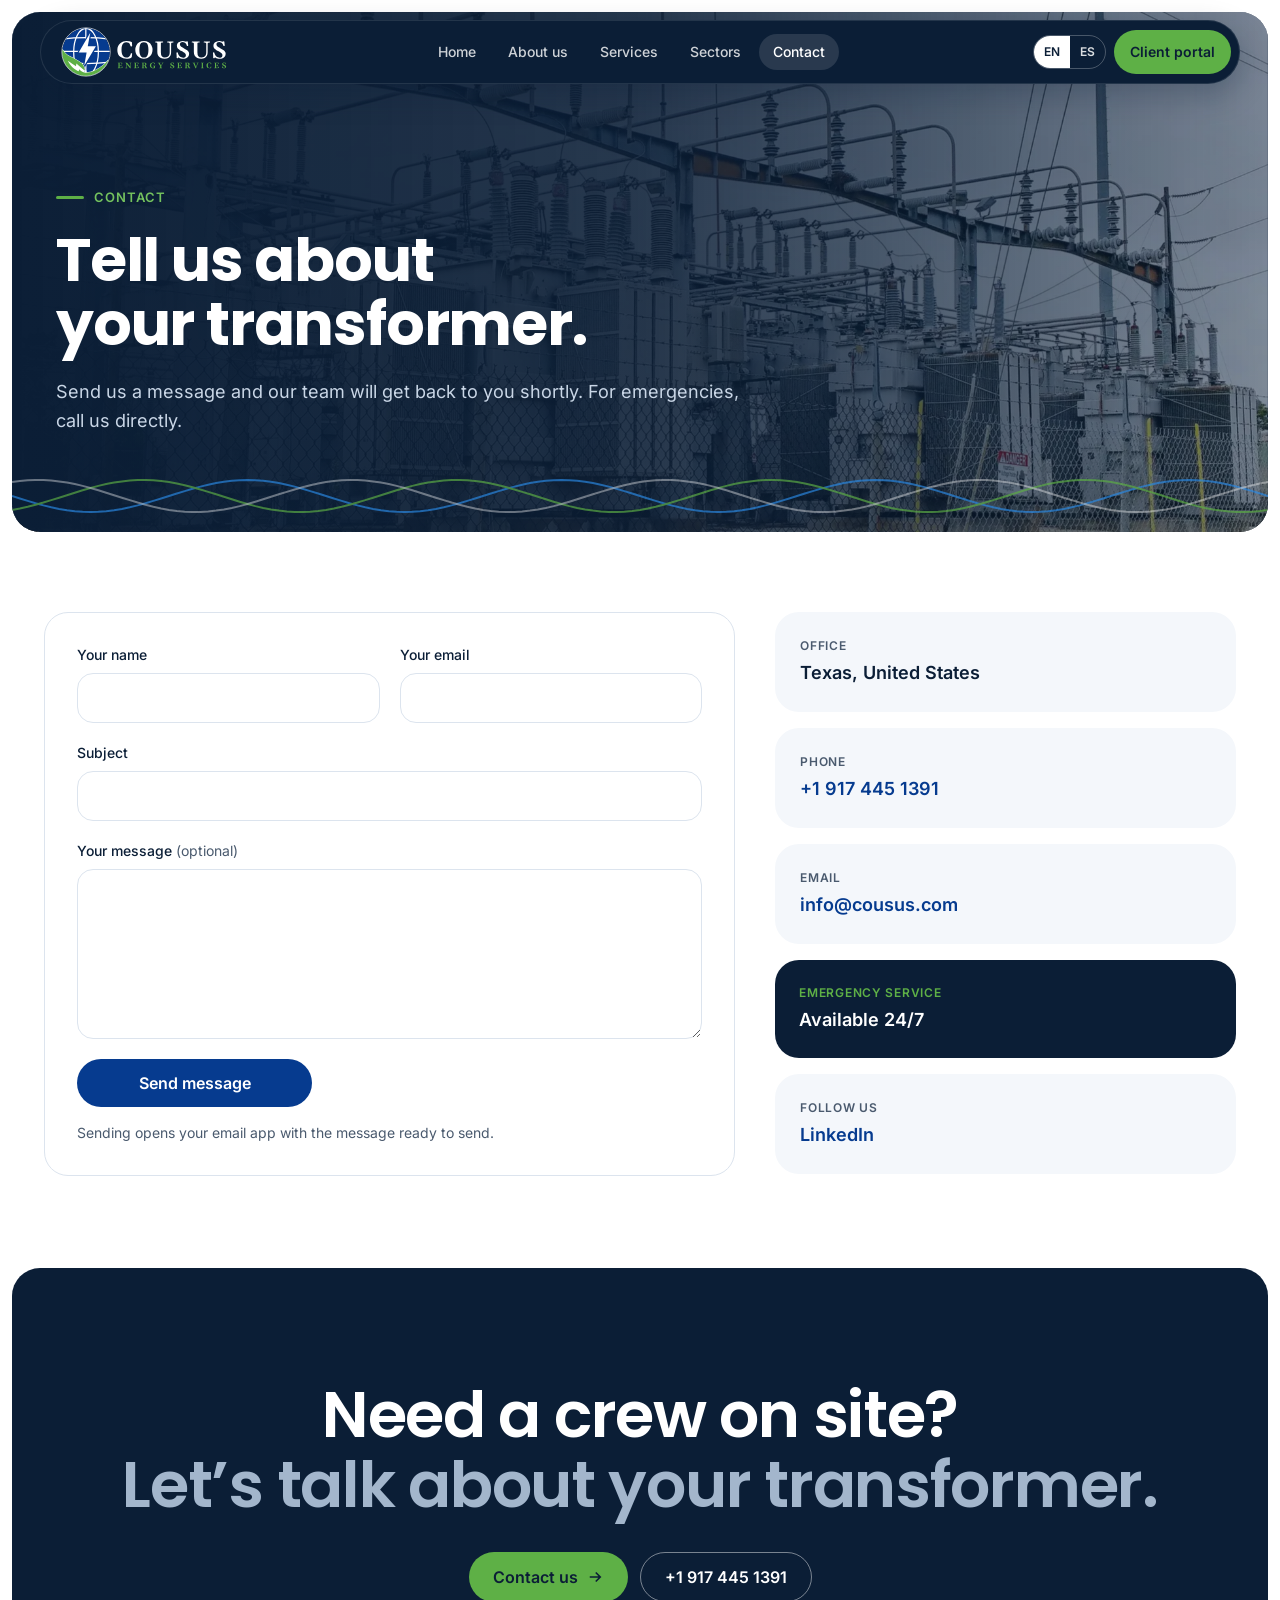
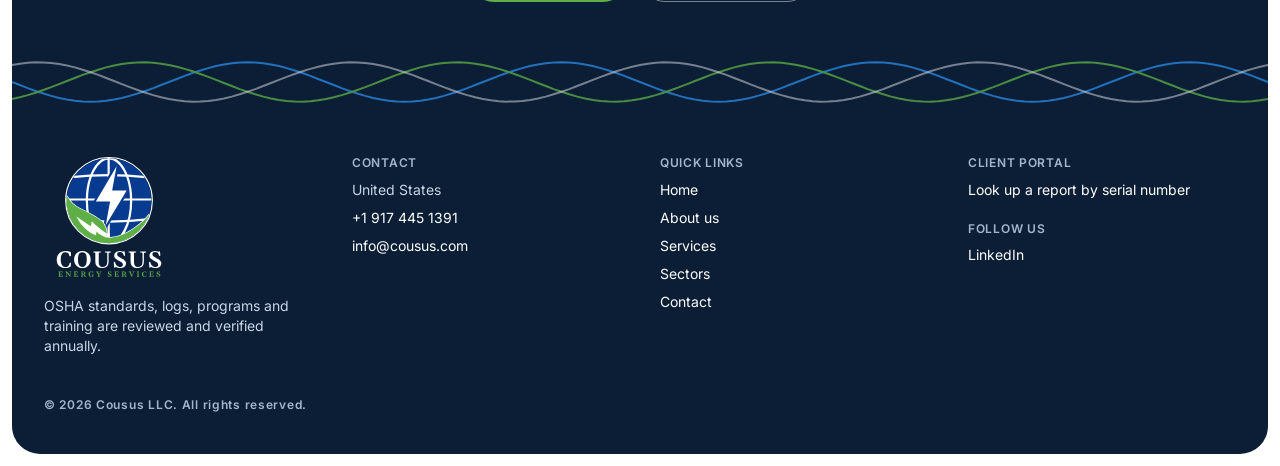
<file: contact/index.html>
<!DOCTYPE html><html lang="en"><head><meta charset="utf-8"><meta name="viewport" content="width=device-width, initial-scale=1"><title>Contact — Cousus Energy Services</title><meta name="description" content="Assembly, commissioning, electrical tests, oil analysis and warranty repairs for power transformers and solar inverters across the United States."><link rel="icon" type="image/svg+xml" href="/favicon.svg"><link rel="icon" type="image/png" sizes="64x64" href="/brand/favicon-64.png"><link rel="apple-touch-icon" href="/brand/cousus-icono-512.png"><link rel="alternate" hreflang="en" href="https://cousus.com/contact/"><link rel="alternate" hreflang="es" href="https://cousus.com/es/contact/"><meta property="og:title" content="Contact — Cousus Energy Services"><meta property="og:description" content="Assembly, commissioning, electrical tests, oil analysis and warranty repairs for power transformers and solar inverters across the United States."><meta property="og:image" content="https://cousus.com/video/hero-poster.jpg"><meta name="theme-color" content="#0B1E36"><meta name="robots" content="noindex, nofollow"><!-- Marca que hay JavaScript: sin él, nada queda oculto a la espera de animarse --><script>document.documentElement.classList.add('js');</script><link rel="stylesheet" href="/_astro/images.yPDBNEIy.css"><style>.hero-photo[data-astro-cid-75ysl5lo]{animation:drift 1.6s var(--ease-out) both}.hero-in[data-astro-cid-75ysl5lo]{animation:rise .7s var(--ease-out) both;animation-delay:calc(var(--i) * 90ms)}@keyframes rise{0%{opacity:0;transform:translateY(16px)}}@keyframes drift{0%{transform:scale(1.05)}}@media (prefers-reduced-motion:reduce){.hero-photo[data-astro-cid-75ysl5lo]{animation:none}.hero-in[data-astro-cid-75ysl5lo]{animation:.3s both fade}@keyframes fade{0%{opacity:0}}}
.submit-swap[data-astro-cid-cxkf2cjk]>[data-astro-cid-cxkf2cjk]{transition:opacity .2s var(--ease-out), transform .2s var(--ease-out);grid-area:1/1}.submit-sent[data-astro-cid-cxkf2cjk]{opacity:0;transform:translateY(6px)}[data-astro-cid-cxkf2cjk][data-sent] .submit-idle[data-astro-cid-cxkf2cjk]{opacity:0;transform:translateY(-6px)}[data-astro-cid-cxkf2cjk][data-sent] .submit-sent[data-astro-cid-cxkf2cjk]{opacity:1;transform:none}@media (prefers-reduced-motion:reduce){.submit-swap[data-astro-cid-cxkf2cjk]>[data-astro-cid-cxkf2cjk],[data-astro-cid-cxkf2cjk][data-sent] .submit-idle[data-astro-cid-cxkf2cjk]{transform:none}}
</style></head><body class="bg-white font-sans text-ink antialiased"><a href="#main" class="sr-only focus:not-sr-only focus:fixed focus:left-4 focus:top-4 focus:z-50 focus:rounded focus:bg-accent focus:px-4 focus:py-2 focus:text-ink">Skip to content</a><header class="pointer-events-none fixed inset-x-0 top-4 z-40 px-4 sm:top-5 sm:px-6" data-astro-cid-nen7h5rs><div class="pointer-events-auto mx-auto flex max-w-[1200px] items-center justify-between gap-4 rounded-full border border-white/10 bg-ink py-1.5 pl-5 pr-2 text-white shadow-[0_10px_30px_rgb(11_30_54/0.28)]" data-astro-cid-nen7h5rs><a href="/" class="block shrink-0" aria-label="Cousus Energy Services" data-astro-cid-nen7h5rs><img src="/brand/cousus-logo-horizontal-fondo-oscuro.svg" alt="" width="169" height="50" class="h-[50px] w-auto" data-astro-cid-nen7h5rs></a><!-- Escritorio --><nav aria-label="Main" class="hidden items-center gap-1 text-sm lg:flex" data-astro-cid-nen7h5rs><a href="/" class="rounded-full px-3.5 py-2 font-medium text-white/80 no-underline transition-colors duration-150 hover:text-white aria-[current=page]:bg-white/12 aria-[current=page]:text-white" data-astro-cid-nen7h5rs>Home</a><a href="/about-us/" class="rounded-full px-3.5 py-2 font-medium text-white/80 no-underline transition-colors duration-150 hover:text-white aria-[current=page]:bg-white/12 aria-[current=page]:text-white" data-astro-cid-nen7h5rs>About us</a><a href="/services/" class="rounded-full px-3.5 py-2 font-medium text-white/80 no-underline transition-colors duration-150 hover:text-white aria-[current=page]:bg-white/12 aria-[current=page]:text-white" data-astro-cid-nen7h5rs>Services</a><a href="/sectors/" class="rounded-full px-3.5 py-2 font-medium text-white/80 no-underline transition-colors duration-150 hover:text-white aria-[current=page]:bg-white/12 aria-[current=page]:text-white" data-astro-cid-nen7h5rs>Sectors</a><a href="/contact/" aria-current="page" class="rounded-full px-3.5 py-2 font-medium text-white/80 no-underline transition-colors duration-150 hover:text-white aria-[current=page]:bg-white/12 aria-[current=page]:text-white" data-astro-cid-nen7h5rs>Contact</a></nav><div class="flex items-center gap-2" data-astro-cid-nen7h5rs><span class="flex overflow-hidden rounded-full border border-white/25 text-xs font-semibold" data-astro-cid-nen7h5rs><a href="/contact/" hreflang="en" aria-current="true" class="px-2.5 py-2 no-underline bg-white text-ink" data-astro-cid-nen7h5rs>EN</a><a href="/es/contact/" hreflang="es" class="px-2.5 py-2 no-underline text-white/85" data-astro-cid-nen7h5rs>ES</a></span><a href="https://ers.cousus.com/" target="_blank" rel="noopener" class="btn btn-green hidden !min-h-11 !px-4 !py-2 text-sm md:inline-flex" data-astro-cid-nen7h5rs>Client portal</a><!-- Móvil --><details class="group relative lg:hidden" data-menu data-astro-cid-nen7h5rs><summary class="press flex min-h-11 cursor-pointer list-none items-center gap-2 rounded-full border border-white/25 px-3 text-sm font-medium text-white [&amp;::-webkit-details-marker]:hidden" data-astro-cid-nen7h5rs><svg width="18" height="18" viewBox="0 0 24 24" fill="none" stroke="currentColor" stroke-width="2" aria-hidden="true" data-astro-cid-nen7h5rs><path d="M4 7h16M4 12h16M4 17h16" data-astro-cid-nen7h5rs></path></svg><span class="sr-only sm:not-sr-only" data-astro-cid-nen7h5rs>Menu</span></summary><nav aria-label="Mobile" class="menu-panel absolute right-0 top-full mt-3 flex w-60 flex-col rounded-3xl border border-white/10 bg-ink p-2 shadow-[0_10px_30px_rgb(11_30_54/0.28)]" data-astro-cid-nen7h5rs><a href="/" class="rounded-2xl px-4 py-3 text-sm text-white no-underline aria-[current=page]:bg-white/12 aria-[current=page]:font-semibold" data-astro-cid-nen7h5rs>Home</a><a href="/about-us/" class="rounded-2xl px-4 py-3 text-sm text-white no-underline aria-[current=page]:bg-white/12 aria-[current=page]:font-semibold" data-astro-cid-nen7h5rs>About us</a><a href="/services/" class="rounded-2xl px-4 py-3 text-sm text-white no-underline aria-[current=page]:bg-white/12 aria-[current=page]:font-semibold" data-astro-cid-nen7h5rs>Services</a><a href="/sectors/" class="rounded-2xl px-4 py-3 text-sm text-white no-underline aria-[current=page]:bg-white/12 aria-[current=page]:font-semibold" data-astro-cid-nen7h5rs>Sectors</a><a href="/contact/" aria-current="page" class="rounded-2xl px-4 py-3 text-sm text-white no-underline aria-[current=page]:bg-white/12 aria-[current=page]:font-semibold" data-astro-cid-nen7h5rs>Contact</a><a href="https://ers.cousus.com/" target="_blank" rel="noopener" class="btn btn-green mt-1 text-sm" data-astro-cid-nen7h5rs>Client portal</a></nav></details></div></div></header><script type="module">var e=document.querySelector(`[data-menu]`),t=e?.querySelector(`.menu-panel`),n=window.matchMedia(`(prefers-reduced-motion: reduce)`);e?.addEventListener(`toggle`,()=>{if(!e.open||!t)return;let r=n.matches?{opacity:0}:{opacity:0,transform:`scale(0.96) translateY(-4px)`};t.animate([r,{opacity:1,transform:`none`}],{duration:200,easing:`cubic-bezier(0.23, 1, 0.32, 1)`})});</script><main id="main"><section class="panel relative isolate mt-2 overflow-hidden bg-ink text-white sm:mt-3" data-astro-cid-75ysl5lo><img src="/media/2022/05/Substations-scaled.webp" alt="" class="hero-photo absolute inset-0 -z-20 h-full w-full object-cover" data-astro-cid-75ysl5lo><div class="absolute inset-0 -z-10 bg-gradient-to-r from-ink via-ink/88 to-ink/50" data-astro-cid-75ysl5lo></div><div class="mx-auto flex max-w-[1200px] flex-col gap-5 px-6 pb-24 pt-36 sm:pt-44 lg:px-4" data-astro-cid-75ysl5lo><span class="hero-in eyebrow text-accent-2" style="--i:0" data-astro-cid-75ysl5lo>CONTACT</span><h1 class="hero-in m-0 max-w-[900px] text-4xl leading-[1.08] sm:text-[60px]" style="--i:1" data-astro-cid-75ysl5lo>Tell us about your transformer.</h1><p class="hero-in m-0 max-w-[700px] text-lg leading-relaxed text-mist" style="--i:2" data-astro-cid-75ysl5lo>Send us a message and our team will get back to you shortly. For emergencies, call us directly.</p></div><div class="pointer-events-none overflow-hidden absolute inset-x-0 bottom-4 h-10 opacity-70" aria-hidden="true" data-loop><svg class="wave-track block h-full w-[200%] min-w-[1600px]" style="--wave-speed:12s" viewBox="0 0 3200 40" preserveAspectRatio="none"><path d="M0 20.0L10 22.5L20 24.9L30 27.3L40 29.4L50 31.3L60 32.9L70 34.3L80 35.2L90 35.8L100 36.0L110 35.8L120 35.2L130 34.3L140 32.9L150 31.3L160 29.4L170 27.3L180 24.9L190 22.5L200 20.0L210 17.5L220 15.1L230 12.7L240 10.6L250 8.7L260 7.1L270 5.7L280 4.8L290 4.2L300 4.0L310 4.2L320 4.8L330 5.7L340 7.1L350 8.7L360 10.6L370 12.7L380 15.1L390 17.5L400 20.0L410 22.5L420 24.9L430 27.3L440 29.4L450 31.3L460 32.9L470 34.3L480 35.2L490 35.8L500 36.0L510 35.8L520 35.2L530 34.3L540 32.9L550 31.3L560 29.4L570 27.3L580 24.9L590 22.5L600 20.0L610 17.5L620 15.1L630 12.7L640 10.6L650 8.7L660 7.1L670 5.7L680 4.8L690 4.2L700 4.0L710 4.2L720 4.8L730 5.7L740 7.1L750 8.7L760 10.6L770 12.7L780 15.1L790 17.5L800 20.0L810 22.5L820 24.9L830 27.3L840 29.4L850 31.3L860 32.9L870 34.3L880 35.2L890 35.8L900 36.0L910 35.8L920 35.2L930 34.3L940 32.9L950 31.3L960 29.4L970 27.3L980 24.9L990 22.5L1000 20.0L1010 17.5L1020 15.1L1030 12.7L1040 10.6L1050 8.7L1060 7.1L1070 5.7L1080 4.8L1090 4.2L1100 4.0L1110 4.2L1120 4.8L1130 5.7L1140 7.1L1150 8.7L1160 10.6L1170 12.7L1180 15.1L1190 17.5L1200 20.0L1210 22.5L1220 24.9L1230 27.3L1240 29.4L1250 31.3L1260 32.9L1270 34.3L1280 35.2L1290 35.8L1300 36.0L1310 35.8L1320 35.2L1330 34.3L1340 32.9L1350 31.3L1360 29.4L1370 27.3L1380 24.9L1390 22.5L1400 20.0L1410 17.5L1420 15.1L1430 12.7L1440 10.6L1450 8.7L1460 7.1L1470 5.7L1480 4.8L1490 4.2L1500 4.0L1510 4.2L1520 4.8L1530 5.7L1540 7.1L1550 8.7L1560 10.6L1570 12.7L1580 15.1L1590 17.5L1600 20.0L1610 22.5L1620 24.9L1630 27.3L1640 29.4L1650 31.3L1660 32.9L1670 34.3L1680 35.2L1690 35.8L1700 36.0L1710 35.8L1720 35.2L1730 34.3L1740 32.9L1750 31.3L1760 29.4L1770 27.3L1780 24.9L1790 22.5L1800 20.0L1810 17.5L1820 15.1L1830 12.7L1840 10.6L1850 8.7L1860 7.1L1870 5.7L1880 4.8L1890 4.2L1900 4.0L1910 4.2L1920 4.8L1930 5.7L1940 7.1L1950 8.7L1960 10.6L1970 12.7L1980 15.1L1990 17.5L2000 20.0L2010 22.5L2020 24.9L2030 27.3L2040 29.4L2050 31.3L2060 32.9L2070 34.3L2080 35.2L2090 35.8L2100 36.0L2110 35.8L2120 35.2L2130 34.3L2140 32.9L2150 31.3L2160 29.4L2170 27.3L2180 24.9L2190 22.5L2200 20.0L2210 17.5L2220 15.1L2230 12.7L2240 10.6L2250 8.7L2260 7.1L2270 5.7L2280 4.8L2290 4.2L2300 4.0L2310 4.2L2320 4.8L2330 5.7L2340 7.1L2350 8.7L2360 10.6L2370 12.7L2380 15.1L2390 17.5L2400 20.0L2410 22.5L2420 24.9L2430 27.3L2440 29.4L2450 31.3L2460 32.9L2470 34.3L2480 35.2L2490 35.8L2500 36.0L2510 35.8L2520 35.2L2530 34.3L2540 32.9L2550 31.3L2560 29.4L2570 27.3L2580 24.9L2590 22.5L2600 20.0L2610 17.5L2620 15.1L2630 12.7L2640 10.6L2650 8.7L2660 7.1L2670 5.7L2680 4.8L2690 4.2L2700 4.0L2710 4.2L2720 4.8L2730 5.7L2740 7.1L2750 8.7L2760 10.6L2770 12.7L2780 15.1L2790 17.5L2800 20.0L2810 22.5L2820 24.9L2830 27.3L2840 29.4L2850 31.3L2860 32.9L2870 34.3L2880 35.2L2890 35.8L2900 36.0L2910 35.8L2920 35.2L2930 34.3L2940 32.9L2950 31.3L2960 29.4L2970 27.3L2980 24.9L2990 22.5L3000 20.0L3010 17.5L3020 15.1L3030 12.7L3040 10.6L3050 8.7L3060 7.1L3070 5.7L3080 4.8L3090 4.2L3100 4.0L3110 4.2L3120 4.8L3130 5.7L3140 7.1L3150 8.7L3160 10.6L3170 12.7L3180 15.1L3190 17.5L3200 20.0" fill="none" stroke="#2B8BE6" stroke-width="2" stroke-opacity="0.95" vector-effect="non-scaling-stroke"></path><path d="M0 33.9L10 32.4L20 30.7L30 28.7L40 26.5L50 24.1L60 21.7L70 19.2L80 16.7L90 14.3L100 12.0L110 9.9L120 8.1L130 6.6L140 5.4L150 4.5L160 4.1L170 4.0L180 4.3L190 5.1L200 6.1L210 7.6L220 9.3L230 11.3L240 13.5L250 15.9L260 18.3L270 20.8L280 23.3L290 25.7L300 28.0L310 30.1L320 31.9L330 33.4L340 34.6L350 35.5L360 35.9L370 36.0L380 35.7L390 34.9L400 33.9L410 32.4L420 30.7L430 28.7L440 26.5L450 24.1L460 21.7L470 19.2L480 16.7L490 14.3L500 12.0L510 9.9L520 8.1L530 6.6L540 5.4L550 4.5L560 4.1L570 4.0L580 4.3L590 5.1L600 6.1L610 7.6L620 9.3L630 11.3L640 13.5L650 15.9L660 18.3L670 20.8L680 23.3L690 25.7L700 28.0L710 30.1L720 31.9L730 33.4L740 34.6L750 35.5L760 35.9L770 36.0L780 35.7L790 34.9L800 33.9L810 32.4L820 30.7L830 28.7L840 26.5L850 24.1L860 21.7L870 19.2L880 16.7L890 14.3L900 12.0L910 9.9L920 8.1L930 6.6L940 5.4L950 4.5L960 4.1L970 4.0L980 4.3L990 5.1L1000 6.1L1010 7.6L1020 9.3L1030 11.3L1040 13.5L1050 15.9L1060 18.3L1070 20.8L1080 23.3L1090 25.7L1100 28.0L1110 30.1L1120 31.9L1130 33.4L1140 34.6L1150 35.5L1160 35.9L1170 36.0L1180 35.7L1190 34.9L1200 33.9L1210 32.4L1220 30.7L1230 28.7L1240 26.5L1250 24.1L1260 21.7L1270 19.2L1280 16.7L1290 14.3L1300 12.0L1310 9.9L1320 8.1L1330 6.6L1340 5.4L1350 4.5L1360 4.1L1370 4.0L1380 4.3L1390 5.1L1400 6.1L1410 7.6L1420 9.3L1430 11.3L1440 13.5L1450 15.9L1460 18.3L1470 20.8L1480 23.3L1490 25.7L1500 28.0L1510 30.1L1520 31.9L1530 33.4L1540 34.6L1550 35.5L1560 35.9L1570 36.0L1580 35.7L1590 34.9L1600 33.9L1610 32.4L1620 30.7L1630 28.7L1640 26.5L1650 24.1L1660 21.7L1670 19.2L1680 16.7L1690 14.3L1700 12.0L1710 9.9L1720 8.1L1730 6.6L1740 5.4L1750 4.5L1760 4.1L1770 4.0L1780 4.3L1790 5.1L1800 6.1L1810 7.6L1820 9.3L1830 11.3L1840 13.5L1850 15.9L1860 18.3L1870 20.8L1880 23.3L1890 25.7L1900 28.0L1910 30.1L1920 31.9L1930 33.4L1940 34.6L1950 35.5L1960 35.9L1970 36.0L1980 35.7L1990 34.9L2000 33.9L2010 32.4L2020 30.7L2030 28.7L2040 26.5L2050 24.1L2060 21.7L2070 19.2L2080 16.7L2090 14.3L2100 12.0L2110 9.9L2120 8.1L2130 6.6L2140 5.4L2150 4.5L2160 4.1L2170 4.0L2180 4.3L2190 5.1L2200 6.1L2210 7.6L2220 9.3L2230 11.3L2240 13.5L2250 15.9L2260 18.3L2270 20.8L2280 23.3L2290 25.7L2300 28.0L2310 30.1L2320 31.9L2330 33.4L2340 34.6L2350 35.5L2360 35.9L2370 36.0L2380 35.7L2390 34.9L2400 33.9L2410 32.4L2420 30.7L2430 28.7L2440 26.5L2450 24.1L2460 21.7L2470 19.2L2480 16.7L2490 14.3L2500 12.0L2510 9.9L2520 8.1L2530 6.6L2540 5.4L2550 4.5L2560 4.1L2570 4.0L2580 4.3L2590 5.1L2600 6.1L2610 7.6L2620 9.3L2630 11.3L2640 13.5L2650 15.9L2660 18.3L2670 20.8L2680 23.3L2690 25.7L2700 28.0L2710 30.1L2720 31.9L2730 33.4L2740 34.6L2750 35.5L2760 35.9L2770 36.0L2780 35.7L2790 34.9L2800 33.9L2810 32.4L2820 30.7L2830 28.7L2840 26.5L2850 24.1L2860 21.7L2870 19.2L2880 16.7L2890 14.3L2900 12.0L2910 9.9L2920 8.1L2930 6.6L2940 5.4L2950 4.5L2960 4.1L2970 4.0L2980 4.3L2990 5.1L3000 6.1L3010 7.6L3020 9.3L3030 11.3L3040 13.5L3050 15.9L3060 18.3L3070 20.8L3080 23.3L3090 25.7L3100 28.0L3110 30.1L3120 31.9L3130 33.4L3140 34.6L3150 35.5L3160 35.9L3170 36.0L3180 35.7L3190 34.9L3200 33.9" fill="none" stroke="#5EB046" stroke-width="2" stroke-opacity="0.95" vector-effect="non-scaling-stroke"></path><path d="M0 6.1L10 5.1L20 4.3L30 4.0L40 4.1L50 4.5L60 5.4L70 6.6L80 8.1L90 9.9L100 12.0L110 14.3L120 16.7L130 19.2L140 21.7L150 24.1L160 26.5L170 28.7L180 30.7L190 32.4L200 33.9L210 34.9L220 35.7L230 36.0L240 35.9L250 35.5L260 34.6L270 33.4L280 31.9L290 30.1L300 28.0L310 25.7L320 23.3L330 20.8L340 18.3L350 15.9L360 13.5L370 11.3L380 9.3L390 7.6L400 6.1L410 5.1L420 4.3L430 4.0L440 4.1L450 4.5L460 5.4L470 6.6L480 8.1L490 9.9L500 12.0L510 14.3L520 16.7L530 19.2L540 21.7L550 24.1L560 26.5L570 28.7L580 30.7L590 32.4L600 33.9L610 34.9L620 35.7L630 36.0L640 35.9L650 35.5L660 34.6L670 33.4L680 31.9L690 30.1L700 28.0L710 25.7L720 23.3L730 20.8L740 18.3L750 15.9L760 13.5L770 11.3L780 9.3L790 7.6L800 6.1L810 5.1L820 4.3L830 4.0L840 4.1L850 4.5L860 5.4L870 6.6L880 8.1L890 9.9L900 12.0L910 14.3L920 16.7L930 19.2L940 21.7L950 24.1L960 26.5L970 28.7L980 30.7L990 32.4L1000 33.9L1010 34.9L1020 35.7L1030 36.0L1040 35.9L1050 35.5L1060 34.6L1070 33.4L1080 31.9L1090 30.1L1100 28.0L1110 25.7L1120 23.3L1130 20.8L1140 18.3L1150 15.9L1160 13.5L1170 11.3L1180 9.3L1190 7.6L1200 6.1L1210 5.1L1220 4.3L1230 4.0L1240 4.1L1250 4.5L1260 5.4L1270 6.6L1280 8.1L1290 9.9L1300 12.0L1310 14.3L1320 16.7L1330 19.2L1340 21.7L1350 24.1L1360 26.5L1370 28.7L1380 30.7L1390 32.4L1400 33.9L1410 34.9L1420 35.7L1430 36.0L1440 35.9L1450 35.5L1460 34.6L1470 33.4L1480 31.9L1490 30.1L1500 28.0L1510 25.7L1520 23.3L1530 20.8L1540 18.3L1550 15.9L1560 13.5L1570 11.3L1580 9.3L1590 7.6L1600 6.1L1610 5.1L1620 4.3L1630 4.0L1640 4.1L1650 4.5L1660 5.4L1670 6.6L1680 8.1L1690 9.9L1700 12.0L1710 14.3L1720 16.7L1730 19.2L1740 21.7L1750 24.1L1760 26.5L1770 28.7L1780 30.7L1790 32.4L1800 33.9L1810 34.9L1820 35.7L1830 36.0L1840 35.9L1850 35.5L1860 34.6L1870 33.4L1880 31.9L1890 30.1L1900 28.0L1910 25.7L1920 23.3L1930 20.8L1940 18.3L1950 15.9L1960 13.5L1970 11.3L1980 9.3L1990 7.6L2000 6.1L2010 5.1L2020 4.3L2030 4.0L2040 4.1L2050 4.5L2060 5.4L2070 6.6L2080 8.1L2090 9.9L2100 12.0L2110 14.3L2120 16.7L2130 19.2L2140 21.7L2150 24.1L2160 26.5L2170 28.7L2180 30.7L2190 32.4L2200 33.9L2210 34.9L2220 35.7L2230 36.0L2240 35.9L2250 35.5L2260 34.6L2270 33.4L2280 31.9L2290 30.1L2300 28.0L2310 25.7L2320 23.3L2330 20.8L2340 18.3L2350 15.9L2360 13.5L2370 11.3L2380 9.3L2390 7.6L2400 6.1L2410 5.1L2420 4.3L2430 4.0L2440 4.1L2450 4.5L2460 5.4L2470 6.6L2480 8.1L2490 9.9L2500 12.0L2510 14.3L2520 16.7L2530 19.2L2540 21.7L2550 24.1L2560 26.5L2570 28.7L2580 30.7L2590 32.4L2600 33.9L2610 34.9L2620 35.7L2630 36.0L2640 35.9L2650 35.5L2660 34.6L2670 33.4L2680 31.9L2690 30.1L2700 28.0L2710 25.7L2720 23.3L2730 20.8L2740 18.3L2750 15.9L2760 13.5L2770 11.3L2780 9.3L2790 7.6L2800 6.1L2810 5.1L2820 4.3L2830 4.0L2840 4.1L2850 4.5L2860 5.4L2870 6.6L2880 8.1L2890 9.9L2900 12.0L2910 14.3L2920 16.7L2930 19.2L2940 21.7L2950 24.1L2960 26.5L2970 28.7L2980 30.7L2990 32.4L3000 33.9L3010 34.9L3020 35.7L3030 36.0L3040 35.9L3050 35.5L3060 34.6L3070 33.4L3080 31.9L3090 30.1L3100 28.0L3110 25.7L3120 23.3L3130 20.8L3140 18.3L3150 15.9L3160 13.5L3170 11.3L3180 9.3L3190 7.6L3200 6.1" fill="none" stroke="#FFFFFF" stroke-width="2" stroke-opacity="0.55" vector-effect="non-scaling-stroke"></path></svg></div></section><section class="mx-auto grid max-w-[1240px] grid-cols-1 gap-10 px-6 py-20 lg:grid-cols-[minmax(0,3fr)_minmax(0,2fr)]" data-astro-cid-cxkf2cjk><form class="flex flex-col gap-5 rounded-3xl border border-rule bg-white p-6 lg:p-8" data-contact-form novalidate data-astro-cid-cxkf2cjk><div class="grid grid-cols-1 gap-5 sm:grid-cols-2" data-astro-cid-cxkf2cjk><label class="flex flex-col gap-2 text-sm font-medium" data-astro-cid-cxkf2cjk>Your name<input class="min-h-12 w-full rounded-2xl border border-rule bg-white px-4 py-3 text-base text-ink outline-none transition focus:border-brand-blue focus:ring-2 focus:ring-brand-blue/25" name="name" type="text" autocomplete="name" required value data-astro-cid-cxkf2cjk></label><label class="flex flex-col gap-2 text-sm font-medium" data-astro-cid-cxkf2cjk>Your email<input class="min-h-12 w-full rounded-2xl border border-rule bg-white px-4 py-3 text-base text-ink outline-none transition focus:border-brand-blue focus:ring-2 focus:ring-brand-blue/25" name="email" type="email" autocomplete="email" required value data-astro-cid-cxkf2cjk></label></div><label class="flex flex-col gap-2 text-sm font-medium" data-astro-cid-cxkf2cjk>Subject<input class="min-h-12 w-full rounded-2xl border border-rule bg-white px-4 py-3 text-base text-ink outline-none transition focus:border-brand-blue focus:ring-2 focus:ring-brand-blue/25" name="subject" type="text" required value data-astro-cid-cxkf2cjk></label><label class="flex flex-col gap-2 text-sm font-medium" data-astro-cid-cxkf2cjk><span data-astro-cid-cxkf2cjk>Your message <span class="font-normal text-muted" data-astro-cid-cxkf2cjk>(optional)</span></span><textarea class="min-h-12 w-full rounded-2xl border border-rule bg-white px-4 py-3 text-base text-ink outline-none transition focus:border-brand-blue focus:ring-2 focus:ring-brand-blue/25 min-h-40 resize-y" name="message" rows="6" data-astro-cid-cxkf2cjk></textarea></label><div class="flex flex-wrap items-center gap-4" data-astro-cid-cxkf2cjk><button type="submit" class="btn btn-blue" data-submit data-astro-cid-cxkf2cjk><span class="submit-swap grid" data-astro-cid-cxkf2cjk><span class="submit-idle" data-astro-cid-cxkf2cjk>Send message</span><span class="submit-sent flex items-center justify-center gap-2" aria-hidden="true" data-astro-cid-cxkf2cjk><svg width="16" height="16" viewBox="0 0 24 24" fill="none" stroke="currentColor" stroke-width="2.6" aria-hidden="true" data-astro-cid-cxkf2cjk><path d="M5 12l5 5L20 7" data-astro-cid-cxkf2cjk></path></svg>Opening your email…</span></span></button><span class="sr-only" aria-live="polite" data-status data-astro-cid-cxkf2cjk></span><span class="text-sm text-muted" data-astro-cid-cxkf2cjk>Sending opens your email app with the message ready to send.</span></div></form><aside class="flex flex-col gap-4" data-astro-cid-cxkf2cjk><div class="flex flex-col gap-1 lift rounded-3xl bg-paper p-6" data-astro-cid-cxkf2cjk><span class="label text-muted" data-astro-cid-cxkf2cjk>OFFICE</span><strong class="text-lg" data-astro-cid-cxkf2cjk>Texas, United States</strong></div><div class="flex flex-col gap-1 lift rounded-3xl bg-paper p-6" data-astro-cid-cxkf2cjk><span class="label text-muted" data-astro-cid-cxkf2cjk>PHONE</span><a href="tel:+19174451391" class="text-lg font-semibold text-brand-blue" data-astro-cid-cxkf2cjk>+1 917 445 1391</a></div><div class="flex flex-col gap-1 lift rounded-3xl bg-paper p-6" data-astro-cid-cxkf2cjk><span class="label text-muted" data-astro-cid-cxkf2cjk>EMAIL</span><a href="mailto:info@cousus.com" class="text-lg font-semibold text-brand-blue" data-astro-cid-cxkf2cjk>info@cousus.com</a></div><div class="flex flex-col gap-1 rounded-3xl bg-ink p-6 text-white" data-astro-cid-cxkf2cjk><span class="label text-accent" data-astro-cid-cxkf2cjk>EMERGENCY SERVICE</span><strong class="text-lg" data-astro-cid-cxkf2cjk>Available 24/7</strong></div><div class="flex flex-col gap-1 lift rounded-3xl bg-paper p-6" data-astro-cid-cxkf2cjk><span class="label text-muted" data-astro-cid-cxkf2cjk>FOLLOW US</span><a href="https://www.linkedin.com/company/coususgreenenergy/" target="_blank" rel="noopener" class="text-lg font-semibold text-brand-blue" data-astro-cid-cxkf2cjk>LinkedIn</a></div></aside></section></main><footer class="panel mb-2 mt-3 overflow-hidden bg-ink text-white sm:mb-3"><div class="mx-auto flex max-w-[1160px] flex-col items-center gap-8 px-6 pb-14 pt-20 text-center lg:pt-28"><h2 class="m-0 text-4xl leading-[1.1] sm:text-[64px]"><span class="block">Need a crew on site?</span><span class="block text-mist-2">Let’s talk about your transformer.</span></h2><div class="flex flex-wrap justify-center gap-3"><a href="/contact/" class="btn btn-green">Contact us<svg class="btn-arrow" width="18" height="18" viewBox="0 0 24 24" fill="none" stroke="currentColor" stroke-width="2.2" aria-hidden="true"><path d="M5 12h14M13 6l6 6-6 6"></path></svg></a><a href="tel:+19174451391" class="btn btn-ghost">+1 917 445 1391</a></div></div><div class="pointer-events-none overflow-hidden h-12 opacity-80" aria-hidden="true" data-loop><svg class="wave-track block h-full w-[200%] min-w-[1600px]" style="--wave-speed:12s" viewBox="0 0 3200 44" preserveAspectRatio="none"><path d="M0 22.0L10 24.8L20 27.6L30 30.2L40 32.6L50 34.7L60 36.6L70 38.0L80 39.1L90 39.8L100 40.0L110 39.8L120 39.1L130 38.0L140 36.6L150 34.7L160 32.6L170 30.2L180 27.6L190 24.8L200 22.0L210 19.2L220 16.4L230 13.8L240 11.4L250 9.3L260 7.4L270 6.0L280 4.9L290 4.2L300 4.0L310 4.2L320 4.9L330 6.0L340 7.4L350 9.3L360 11.4L370 13.8L380 16.4L390 19.2L400 22.0L410 24.8L420 27.6L430 30.2L440 32.6L450 34.7L460 36.6L470 38.0L480 39.1L490 39.8L500 40.0L510 39.8L520 39.1L530 38.0L540 36.6L550 34.7L560 32.6L570 30.2L580 27.6L590 24.8L600 22.0L610 19.2L620 16.4L630 13.8L640 11.4L650 9.3L660 7.4L670 6.0L680 4.9L690 4.2L700 4.0L710 4.2L720 4.9L730 6.0L740 7.4L750 9.3L760 11.4L770 13.8L780 16.4L790 19.2L800 22.0L810 24.8L820 27.6L830 30.2L840 32.6L850 34.7L860 36.6L870 38.0L880 39.1L890 39.8L900 40.0L910 39.8L920 39.1L930 38.0L940 36.6L950 34.7L960 32.6L970 30.2L980 27.6L990 24.8L1000 22.0L1010 19.2L1020 16.4L1030 13.8L1040 11.4L1050 9.3L1060 7.4L1070 6.0L1080 4.9L1090 4.2L1100 4.0L1110 4.2L1120 4.9L1130 6.0L1140 7.4L1150 9.3L1160 11.4L1170 13.8L1180 16.4L1190 19.2L1200 22.0L1210 24.8L1220 27.6L1230 30.2L1240 32.6L1250 34.7L1260 36.6L1270 38.0L1280 39.1L1290 39.8L1300 40.0L1310 39.8L1320 39.1L1330 38.0L1340 36.6L1350 34.7L1360 32.6L1370 30.2L1380 27.6L1390 24.8L1400 22.0L1410 19.2L1420 16.4L1430 13.8L1440 11.4L1450 9.3L1460 7.4L1470 6.0L1480 4.9L1490 4.2L1500 4.0L1510 4.2L1520 4.9L1530 6.0L1540 7.4L1550 9.3L1560 11.4L1570 13.8L1580 16.4L1590 19.2L1600 22.0L1610 24.8L1620 27.6L1630 30.2L1640 32.6L1650 34.7L1660 36.6L1670 38.0L1680 39.1L1690 39.8L1700 40.0L1710 39.8L1720 39.1L1730 38.0L1740 36.6L1750 34.7L1760 32.6L1770 30.2L1780 27.6L1790 24.8L1800 22.0L1810 19.2L1820 16.4L1830 13.8L1840 11.4L1850 9.3L1860 7.4L1870 6.0L1880 4.9L1890 4.2L1900 4.0L1910 4.2L1920 4.9L1930 6.0L1940 7.4L1950 9.3L1960 11.4L1970 13.8L1980 16.4L1990 19.2L2000 22.0L2010 24.8L2020 27.6L2030 30.2L2040 32.6L2050 34.7L2060 36.6L2070 38.0L2080 39.1L2090 39.8L2100 40.0L2110 39.8L2120 39.1L2130 38.0L2140 36.6L2150 34.7L2160 32.6L2170 30.2L2180 27.6L2190 24.8L2200 22.0L2210 19.2L2220 16.4L2230 13.8L2240 11.4L2250 9.3L2260 7.4L2270 6.0L2280 4.9L2290 4.2L2300 4.0L2310 4.2L2320 4.9L2330 6.0L2340 7.4L2350 9.3L2360 11.4L2370 13.8L2380 16.4L2390 19.2L2400 22.0L2410 24.8L2420 27.6L2430 30.2L2440 32.6L2450 34.7L2460 36.6L2470 38.0L2480 39.1L2490 39.8L2500 40.0L2510 39.8L2520 39.1L2530 38.0L2540 36.6L2550 34.7L2560 32.6L2570 30.2L2580 27.6L2590 24.8L2600 22.0L2610 19.2L2620 16.4L2630 13.8L2640 11.4L2650 9.3L2660 7.4L2670 6.0L2680 4.9L2690 4.2L2700 4.0L2710 4.2L2720 4.9L2730 6.0L2740 7.4L2750 9.3L2760 11.4L2770 13.8L2780 16.4L2790 19.2L2800 22.0L2810 24.8L2820 27.6L2830 30.2L2840 32.6L2850 34.7L2860 36.6L2870 38.0L2880 39.1L2890 39.8L2900 40.0L2910 39.8L2920 39.1L2930 38.0L2940 36.6L2950 34.7L2960 32.6L2970 30.2L2980 27.6L2990 24.8L3000 22.0L3010 19.2L3020 16.4L3030 13.8L3040 11.4L3050 9.3L3060 7.4L3070 6.0L3080 4.9L3090 4.2L3100 4.0L3110 4.2L3120 4.9L3130 6.0L3140 7.4L3150 9.3L3160 11.4L3170 13.8L3180 16.4L3190 19.2L3200 22.0" fill="none" stroke="#2B8BE6" stroke-width="2" stroke-opacity="0.95" vector-effect="non-scaling-stroke"></path><path d="M0 37.6L10 36.0L20 34.0L30 31.8L40 29.3L50 26.7L60 23.9L70 21.1L80 18.3L90 15.5L100 13.0L110 10.7L120 8.6L130 6.9L140 5.6L150 4.6L160 4.1L170 4.0L180 4.4L190 5.2L200 6.4L210 8.0L220 10.0L230 12.2L240 14.7L250 17.3L260 20.1L270 22.9L280 25.7L290 28.5L300 31.0L310 33.3L320 35.4L330 37.1L340 38.4L350 39.4L360 39.9L370 40.0L380 39.6L390 38.8L400 37.6L410 36.0L420 34.0L430 31.8L440 29.3L450 26.7L460 23.9L470 21.1L480 18.3L490 15.5L500 13.0L510 10.7L520 8.6L530 6.9L540 5.6L550 4.6L560 4.1L570 4.0L580 4.4L590 5.2L600 6.4L610 8.0L620 10.0L630 12.2L640 14.7L650 17.3L660 20.1L670 22.9L680 25.7L690 28.5L700 31.0L710 33.3L720 35.4L730 37.1L740 38.4L750 39.4L760 39.9L770 40.0L780 39.6L790 38.8L800 37.6L810 36.0L820 34.0L830 31.8L840 29.3L850 26.7L860 23.9L870 21.1L880 18.3L890 15.5L900 13.0L910 10.7L920 8.6L930 6.9L940 5.6L950 4.6L960 4.1L970 4.0L980 4.4L990 5.2L1000 6.4L1010 8.0L1020 10.0L1030 12.2L1040 14.7L1050 17.3L1060 20.1L1070 22.9L1080 25.7L1090 28.5L1100 31.0L1110 33.3L1120 35.4L1130 37.1L1140 38.4L1150 39.4L1160 39.9L1170 40.0L1180 39.6L1190 38.8L1200 37.6L1210 36.0L1220 34.0L1230 31.8L1240 29.3L1250 26.7L1260 23.9L1270 21.1L1280 18.3L1290 15.5L1300 13.0L1310 10.7L1320 8.6L1330 6.9L1340 5.6L1350 4.6L1360 4.1L1370 4.0L1380 4.4L1390 5.2L1400 6.4L1410 8.0L1420 10.0L1430 12.2L1440 14.7L1450 17.3L1460 20.1L1470 22.9L1480 25.7L1490 28.5L1500 31.0L1510 33.3L1520 35.4L1530 37.1L1540 38.4L1550 39.4L1560 39.9L1570 40.0L1580 39.6L1590 38.8L1600 37.6L1610 36.0L1620 34.0L1630 31.8L1640 29.3L1650 26.7L1660 23.9L1670 21.1L1680 18.3L1690 15.5L1700 13.0L1710 10.7L1720 8.6L1730 6.9L1740 5.6L1750 4.6L1760 4.1L1770 4.0L1780 4.4L1790 5.2L1800 6.4L1810 8.0L1820 10.0L1830 12.2L1840 14.7L1850 17.3L1860 20.1L1870 22.9L1880 25.7L1890 28.5L1900 31.0L1910 33.3L1920 35.4L1930 37.1L1940 38.4L1950 39.4L1960 39.9L1970 40.0L1980 39.6L1990 38.8L2000 37.6L2010 36.0L2020 34.0L2030 31.8L2040 29.3L2050 26.7L2060 23.9L2070 21.1L2080 18.3L2090 15.5L2100 13.0L2110 10.7L2120 8.6L2130 6.9L2140 5.6L2150 4.6L2160 4.1L2170 4.0L2180 4.4L2190 5.2L2200 6.4L2210 8.0L2220 10.0L2230 12.2L2240 14.7L2250 17.3L2260 20.1L2270 22.9L2280 25.7L2290 28.5L2300 31.0L2310 33.3L2320 35.4L2330 37.1L2340 38.4L2350 39.4L2360 39.9L2370 40.0L2380 39.6L2390 38.8L2400 37.6L2410 36.0L2420 34.0L2430 31.8L2440 29.3L2450 26.7L2460 23.9L2470 21.1L2480 18.3L2490 15.5L2500 13.0L2510 10.7L2520 8.6L2530 6.9L2540 5.6L2550 4.6L2560 4.1L2570 4.0L2580 4.4L2590 5.2L2600 6.4L2610 8.0L2620 10.0L2630 12.2L2640 14.7L2650 17.3L2660 20.1L2670 22.9L2680 25.7L2690 28.5L2700 31.0L2710 33.3L2720 35.4L2730 37.1L2740 38.4L2750 39.4L2760 39.9L2770 40.0L2780 39.6L2790 38.8L2800 37.6L2810 36.0L2820 34.0L2830 31.8L2840 29.3L2850 26.7L2860 23.9L2870 21.1L2880 18.3L2890 15.5L2900 13.0L2910 10.7L2920 8.6L2930 6.9L2940 5.6L2950 4.6L2960 4.1L2970 4.0L2980 4.4L2990 5.2L3000 6.4L3010 8.0L3020 10.0L3030 12.2L3040 14.7L3050 17.3L3060 20.1L3070 22.9L3080 25.7L3090 28.5L3100 31.0L3110 33.3L3120 35.4L3130 37.1L3140 38.4L3150 39.4L3160 39.9L3170 40.0L3180 39.6L3190 38.8L3200 37.6" fill="none" stroke="#5EB046" stroke-width="2" stroke-opacity="0.95" vector-effect="non-scaling-stroke"></path><path d="M0 6.4L10 5.2L20 4.4L30 4.0L40 4.1L50 4.6L60 5.6L70 6.9L80 8.6L90 10.7L100 13.0L110 15.5L120 18.3L130 21.1L140 23.9L150 26.7L160 29.3L170 31.8L180 34.0L190 36.0L200 37.6L210 38.8L220 39.6L230 40.0L240 39.9L250 39.4L260 38.4L270 37.1L280 35.4L290 33.3L300 31.0L310 28.5L320 25.7L330 22.9L340 20.1L350 17.3L360 14.7L370 12.2L380 10.0L390 8.0L400 6.4L410 5.2L420 4.4L430 4.0L440 4.1L450 4.6L460 5.6L470 6.9L480 8.6L490 10.7L500 13.0L510 15.5L520 18.3L530 21.1L540 23.9L550 26.7L560 29.3L570 31.8L580 34.0L590 36.0L600 37.6L610 38.8L620 39.6L630 40.0L640 39.9L650 39.4L660 38.4L670 37.1L680 35.4L690 33.3L700 31.0L710 28.5L720 25.7L730 22.9L740 20.1L750 17.3L760 14.7L770 12.2L780 10.0L790 8.0L800 6.4L810 5.2L820 4.4L830 4.0L840 4.1L850 4.6L860 5.6L870 6.9L880 8.6L890 10.7L900 13.0L910 15.5L920 18.3L930 21.1L940 23.9L950 26.7L960 29.3L970 31.8L980 34.0L990 36.0L1000 37.6L1010 38.8L1020 39.6L1030 40.0L1040 39.9L1050 39.4L1060 38.4L1070 37.1L1080 35.4L1090 33.3L1100 31.0L1110 28.5L1120 25.7L1130 22.9L1140 20.1L1150 17.3L1160 14.7L1170 12.2L1180 10.0L1190 8.0L1200 6.4L1210 5.2L1220 4.4L1230 4.0L1240 4.1L1250 4.6L1260 5.6L1270 6.9L1280 8.6L1290 10.7L1300 13.0L1310 15.5L1320 18.3L1330 21.1L1340 23.9L1350 26.7L1360 29.3L1370 31.8L1380 34.0L1390 36.0L1400 37.6L1410 38.8L1420 39.6L1430 40.0L1440 39.9L1450 39.4L1460 38.4L1470 37.1L1480 35.4L1490 33.3L1500 31.0L1510 28.5L1520 25.7L1530 22.9L1540 20.1L1550 17.3L1560 14.7L1570 12.2L1580 10.0L1590 8.0L1600 6.4L1610 5.2L1620 4.4L1630 4.0L1640 4.1L1650 4.6L1660 5.6L1670 6.9L1680 8.6L1690 10.7L1700 13.0L1710 15.5L1720 18.3L1730 21.1L1740 23.9L1750 26.7L1760 29.3L1770 31.8L1780 34.0L1790 36.0L1800 37.6L1810 38.8L1820 39.6L1830 40.0L1840 39.9L1850 39.4L1860 38.4L1870 37.1L1880 35.4L1890 33.3L1900 31.0L1910 28.5L1920 25.7L1930 22.9L1940 20.1L1950 17.3L1960 14.7L1970 12.2L1980 10.0L1990 8.0L2000 6.4L2010 5.2L2020 4.4L2030 4.0L2040 4.1L2050 4.6L2060 5.6L2070 6.9L2080 8.6L2090 10.7L2100 13.0L2110 15.5L2120 18.3L2130 21.1L2140 23.9L2150 26.7L2160 29.3L2170 31.8L2180 34.0L2190 36.0L2200 37.6L2210 38.8L2220 39.6L2230 40.0L2240 39.9L2250 39.4L2260 38.4L2270 37.1L2280 35.4L2290 33.3L2300 31.0L2310 28.5L2320 25.7L2330 22.9L2340 20.1L2350 17.3L2360 14.7L2370 12.2L2380 10.0L2390 8.0L2400 6.4L2410 5.2L2420 4.4L2430 4.0L2440 4.1L2450 4.6L2460 5.6L2470 6.9L2480 8.6L2490 10.7L2500 13.0L2510 15.5L2520 18.3L2530 21.1L2540 23.9L2550 26.7L2560 29.3L2570 31.8L2580 34.0L2590 36.0L2600 37.6L2610 38.8L2620 39.6L2630 40.0L2640 39.9L2650 39.4L2660 38.4L2670 37.1L2680 35.4L2690 33.3L2700 31.0L2710 28.5L2720 25.7L2730 22.9L2740 20.1L2750 17.3L2760 14.7L2770 12.2L2780 10.0L2790 8.0L2800 6.4L2810 5.2L2820 4.4L2830 4.0L2840 4.1L2850 4.6L2860 5.6L2870 6.9L2880 8.6L2890 10.7L2900 13.0L2910 15.5L2920 18.3L2930 21.1L2940 23.9L2950 26.7L2960 29.3L2970 31.8L2980 34.0L2990 36.0L3000 37.6L3010 38.8L3020 39.6L3030 40.0L3040 39.9L3050 39.4L3060 38.4L3070 37.1L3080 35.4L3090 33.3L3100 31.0L3110 28.5L3120 25.7L3130 22.9L3140 20.1L3150 17.3L3160 14.7L3170 12.2L3180 10.0L3190 8.0L3200 6.4" fill="none" stroke="#FFFFFF" stroke-width="2" stroke-opacity="0.55" vector-effect="non-scaling-stroke"></path></svg></div><div class="mx-auto flex max-w-[1240px] flex-col gap-10 px-6 pb-10 pt-12"><div class="grid grid-cols-1 gap-10 text-sm text-mist sm:grid-cols-2 lg:grid-cols-4"><div class="flex flex-col gap-3"><img src="/brand/cousus-logo-vertical-fondo-oscuro.svg" alt="Cousus Energy Services" width="146" height="130" class="-ml-2 h-[130px] w-auto self-start" loading="lazy"><span>OSHA standards, logs, programs and training are reviewed and verified annually.</span></div><div class="flex flex-col gap-2"><span class="label text-mist-2">CONTACT</span><span>United States</span><a href="tel:+19174451391" class="text-white">+1 917 445 1391</a><a href="mailto:info@cousus.com" class="text-white">info@cousus.com</a></div><div class="flex flex-col gap-2"><span class="label text-mist-2">QUICK LINKS</span><a href="/" class="text-white no-underline hover:underline">Home</a><a href="/about-us/" class="text-white no-underline hover:underline">About us</a><a href="/services/" class="text-white no-underline hover:underline">Services</a><a href="/sectors/" class="text-white no-underline hover:underline">Sectors</a><a href="/contact/" class="text-white no-underline hover:underline">Contact</a></div><div class="flex flex-col gap-2" id="portal"><span class="label text-mist-2">CLIENT PORTAL</span><a href="https://ers.cousus.com/" target="_blank" rel="noopener" class="text-white">Look up a report by serial number</a><span class="mt-3 label text-mist-2">FOLLOW US</span><a href="https://www.linkedin.com/company/coususgreenenergy/" class="text-white" rel="noopener" target="_blank">LinkedIn</a></div></div><p class="m-0 label text-mist-2">© 2026 Cousus LLC. All rights reserved.</p></div></footer><script>
      // Aparición al hacer scroll.
      // [data-stagger]: los hijos llegan como una ola; los intervalos se acortan y el recorrido baja.
      document.querySelectorAll('[data-stagger]').forEach(function (group) {
        Array.prototype.forEach.call(group.children, function (el, i) {
          el.setAttribute('data-reveal', '');
          el.style.setProperty('--d', Math.round(320 * (1 - Math.pow(0.72, i))) + 'ms');
          el.style.setProperty('--rise', Math.max(10, 22 - i * 3) + 'px');
        });
      });

      var items = document.querySelectorAll('[data-reveal]');
      var show = function (el) {
        el.classList.add('is-in');
        // Al terminar se libera el elemento para que sus estados de hover respondan rápido
        if (/^(rail|map)$/.test(el.getAttribute('data-reveal'))) return;
        setTimeout(function () {
          el.removeAttribute('data-reveal');
          el.classList.remove('is-in');
          el.style.removeProperty('--d');
        }, 1500);
      };

      // Animaciones en bucle: solo corren mientras se ven
      if ('IntersectionObserver' in window) {
        var loops = new IntersectionObserver(function (entries) {
          entries.forEach(function (entry) {
            entry.target.classList.toggle('loop-off', !entry.isIntersecting);
          });
        });
        document.querySelectorAll('[data-loop]').forEach(function (el) {
          loops.observe(el);
        });
      }

      if (!('IntersectionObserver' in window)) {
        items.forEach(show);
      } else {
        var io = new IntersectionObserver(
          function (entries) {
            entries.forEach(function (entry) {
              if (!entry.isIntersecting) return;
              io.unobserve(entry.target);
              show(entry.target);
            });
          },
          { rootMargin: '0px 0px -10% 0px', threshold: 0.08 },
        );
        items.forEach(function (el) {
          io.observe(el);
        });
      }
    </script></body></html><script type="module">document.querySelectorAll(`[data-contact-form]`).forEach(e=>{e.addEventListener(`submit`,t=>{if(t.preventDefault(),!e.checkValidity()){e.reportValidity();return}let n=new FormData(e),r=`${n.get(`message`)||``}\n\n— ${n.get(`name`)} (${n.get(`email`)})`,i=`mailto:info@cousus.com?subject=${encodeURIComponent(String(n.get(`subject`)))}&body=${encodeURIComponent(r)}`,a=e.querySelector(`[data-submit]`),o=e.querySelector(`[data-status]`);a?.setAttribute(`data-sent`,``),o&&(o.textContent=a?.querySelector(`.submit-sent`)?.textContent?.trim()??``),setTimeout(()=>a?.removeAttribute(`data-sent`),4e3),window.location.href=i})});</script>
</file>
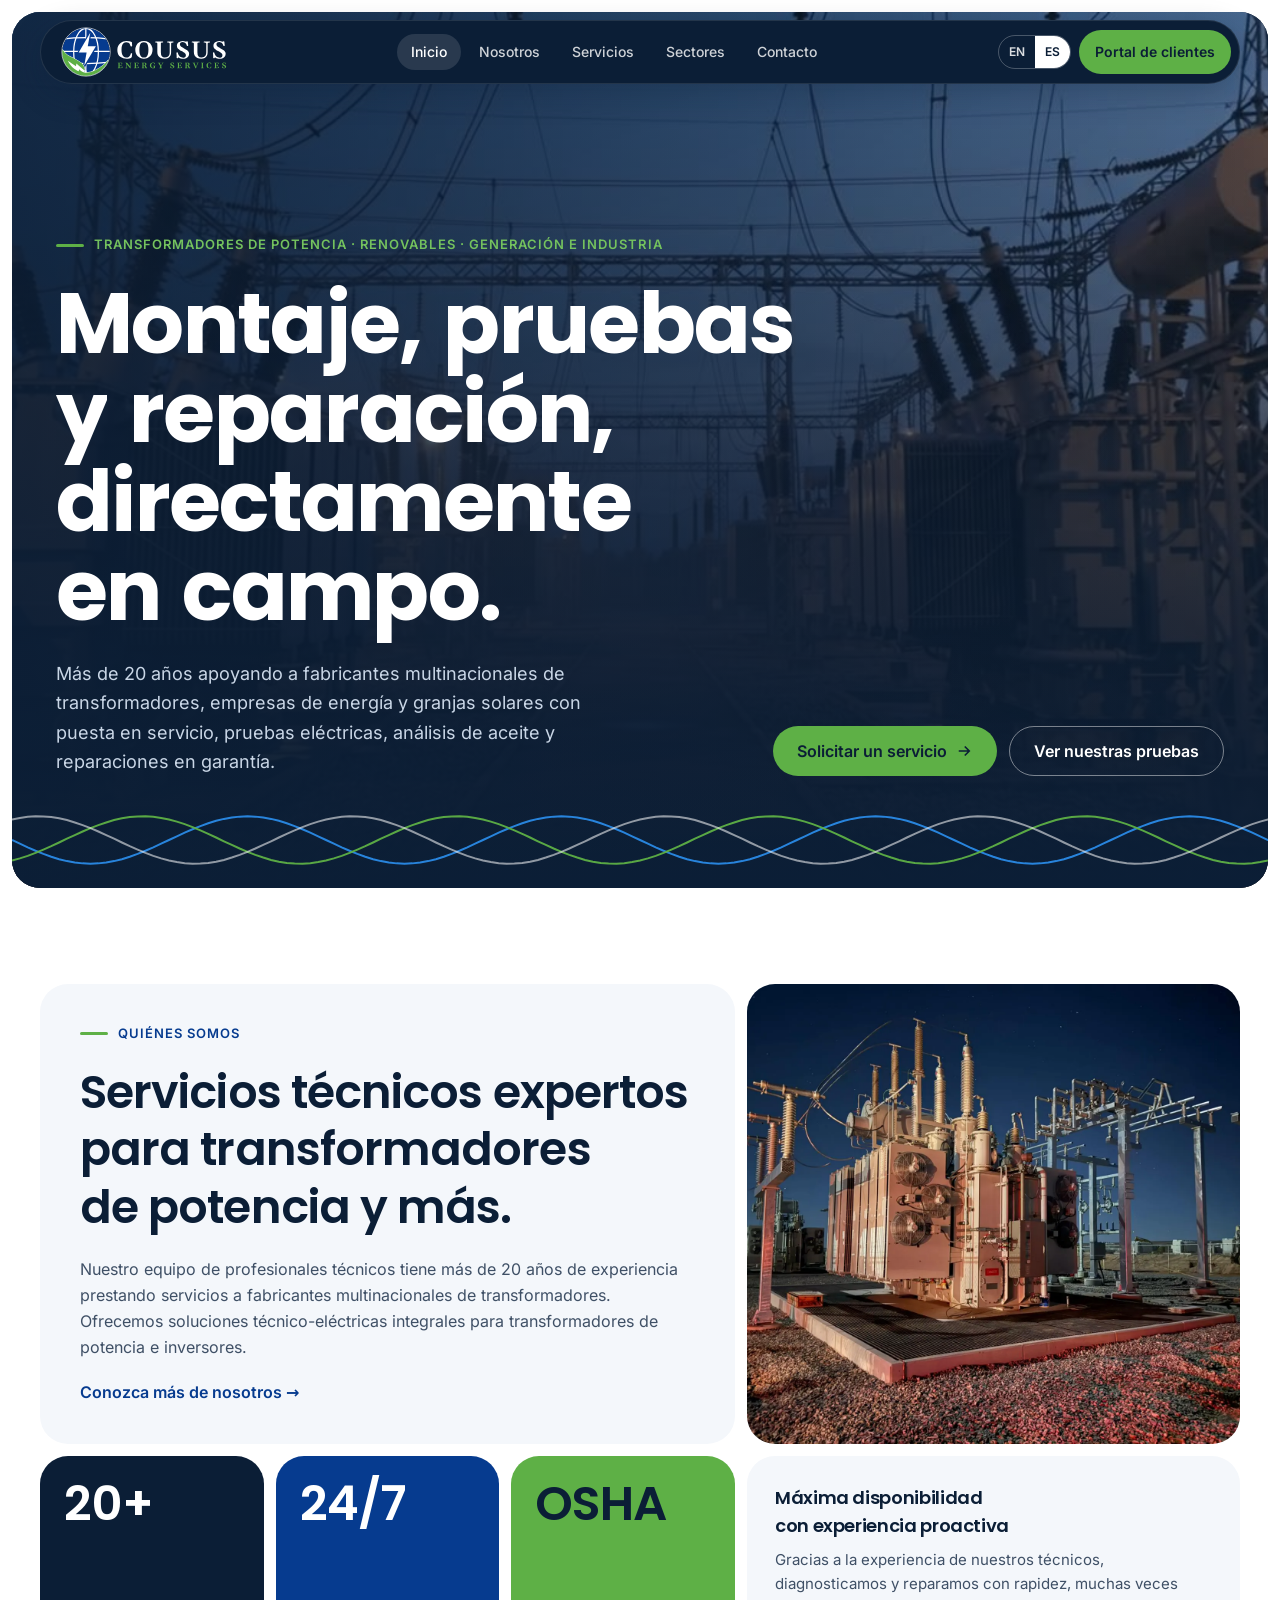
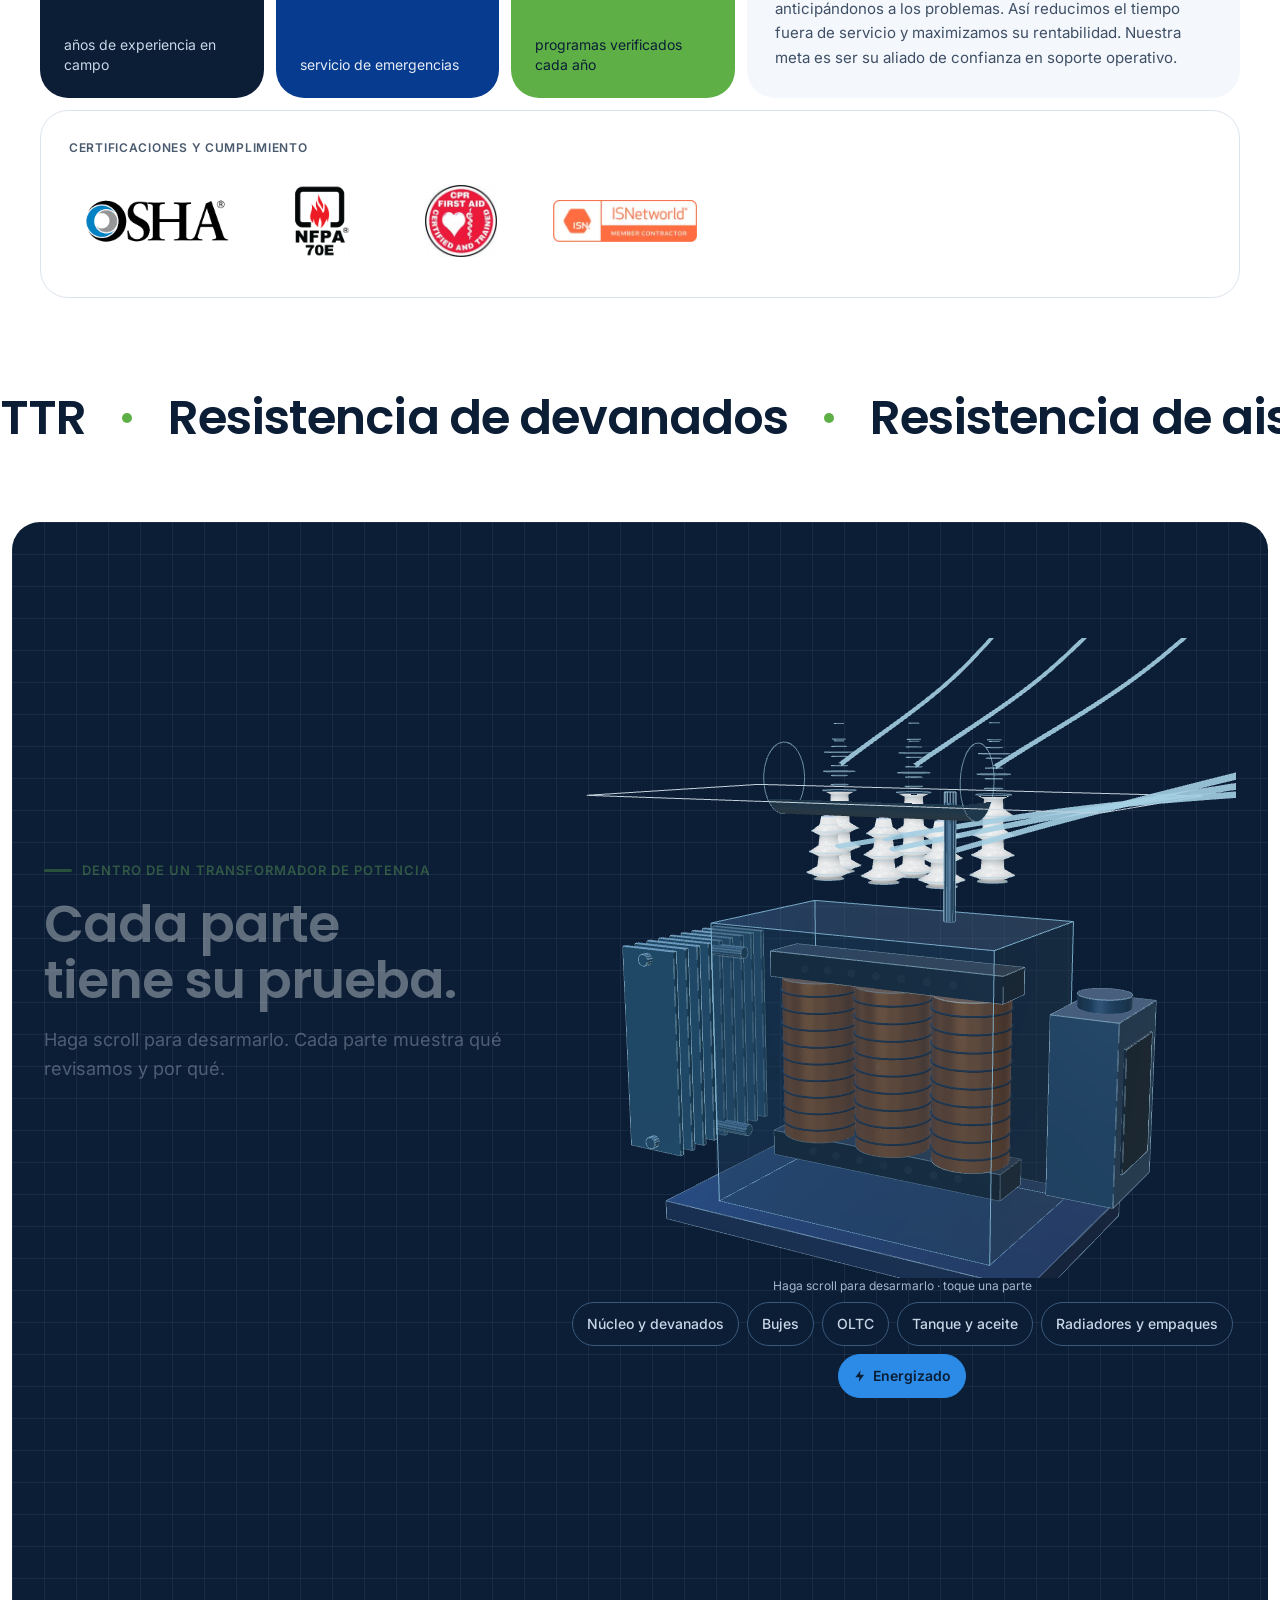
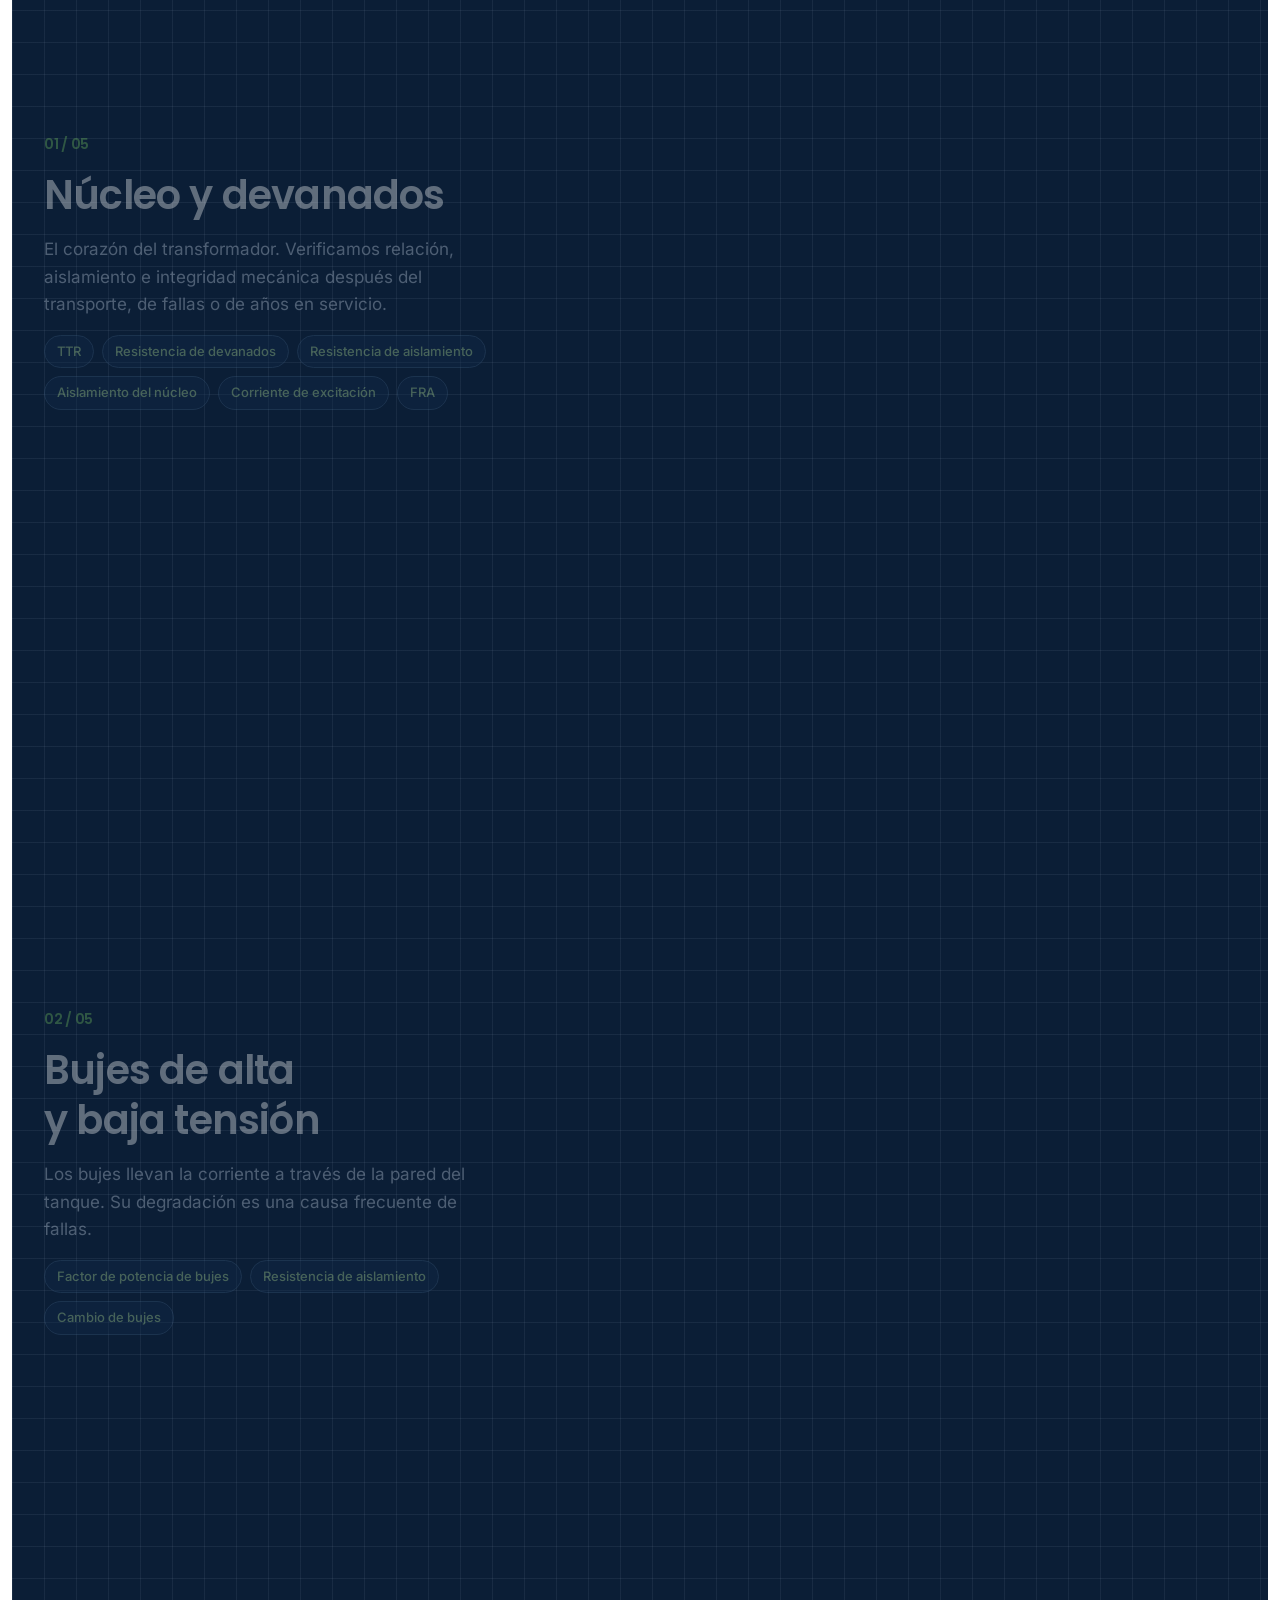
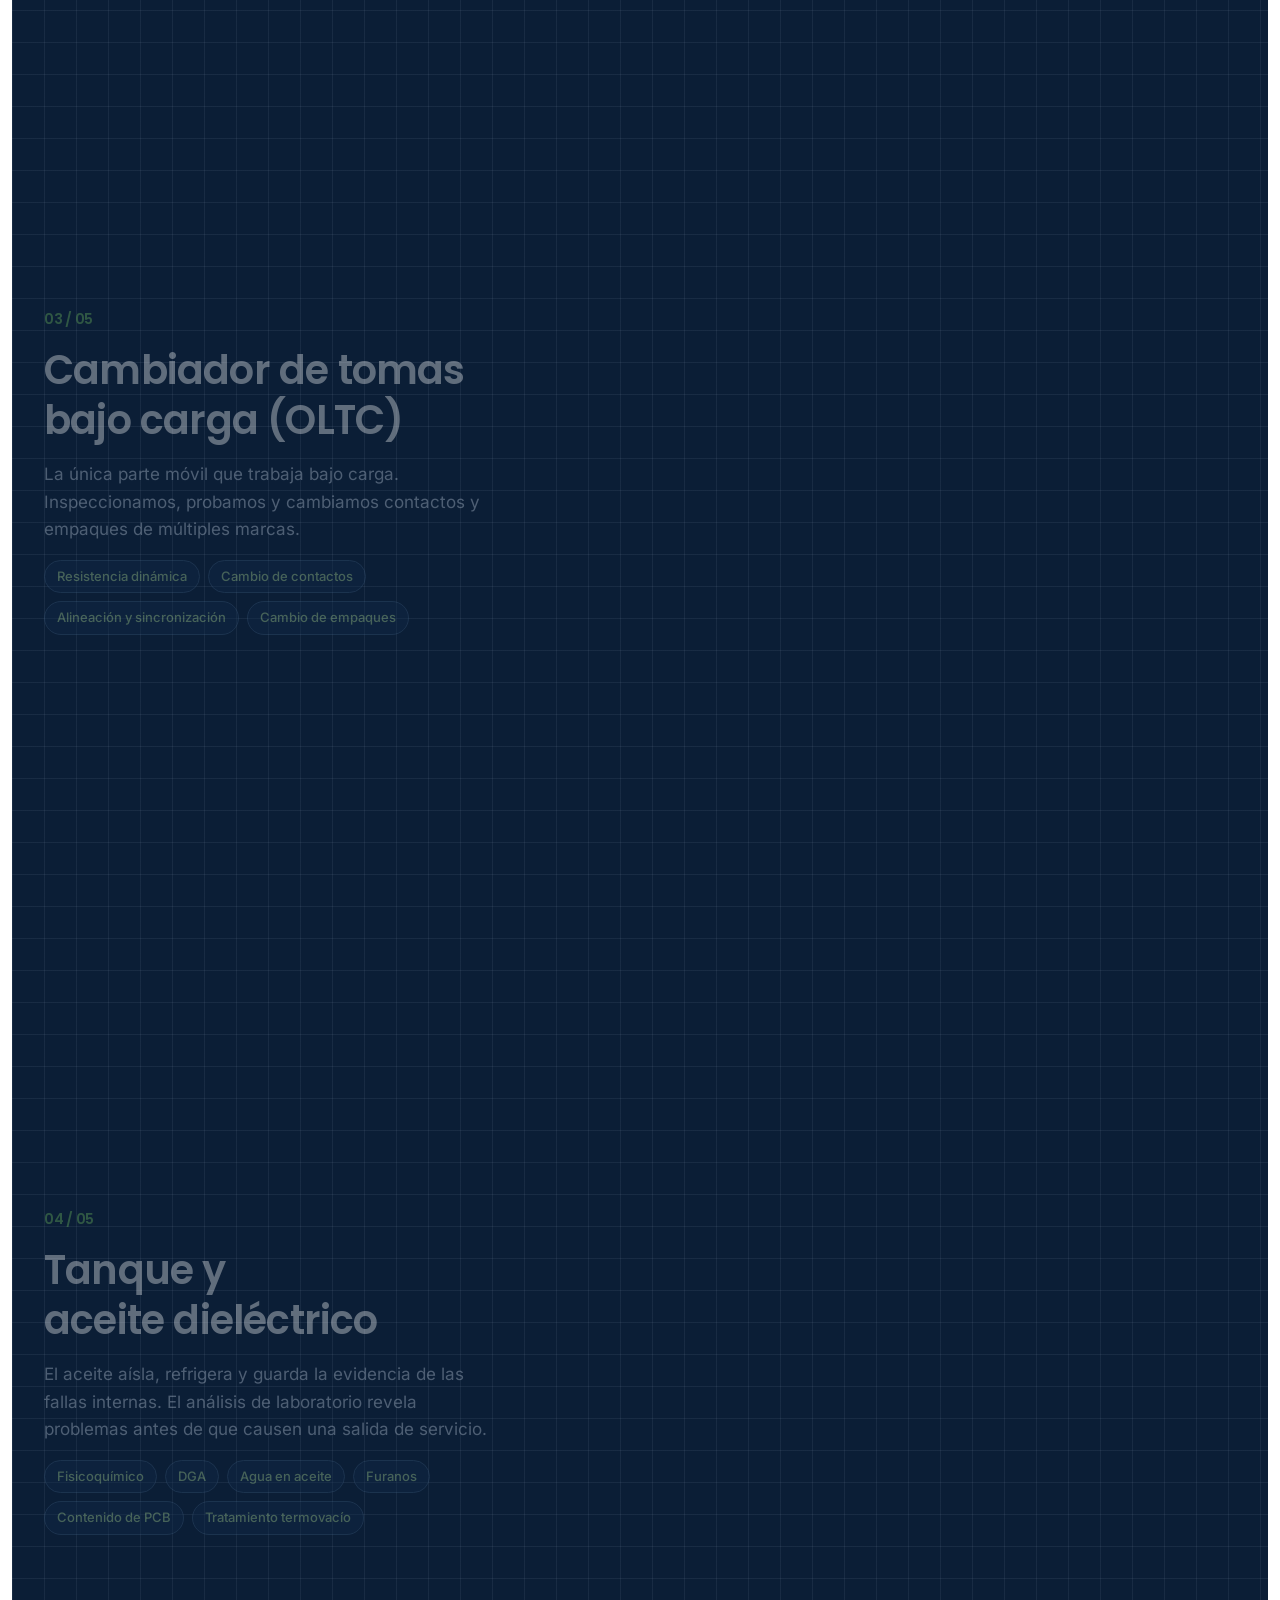
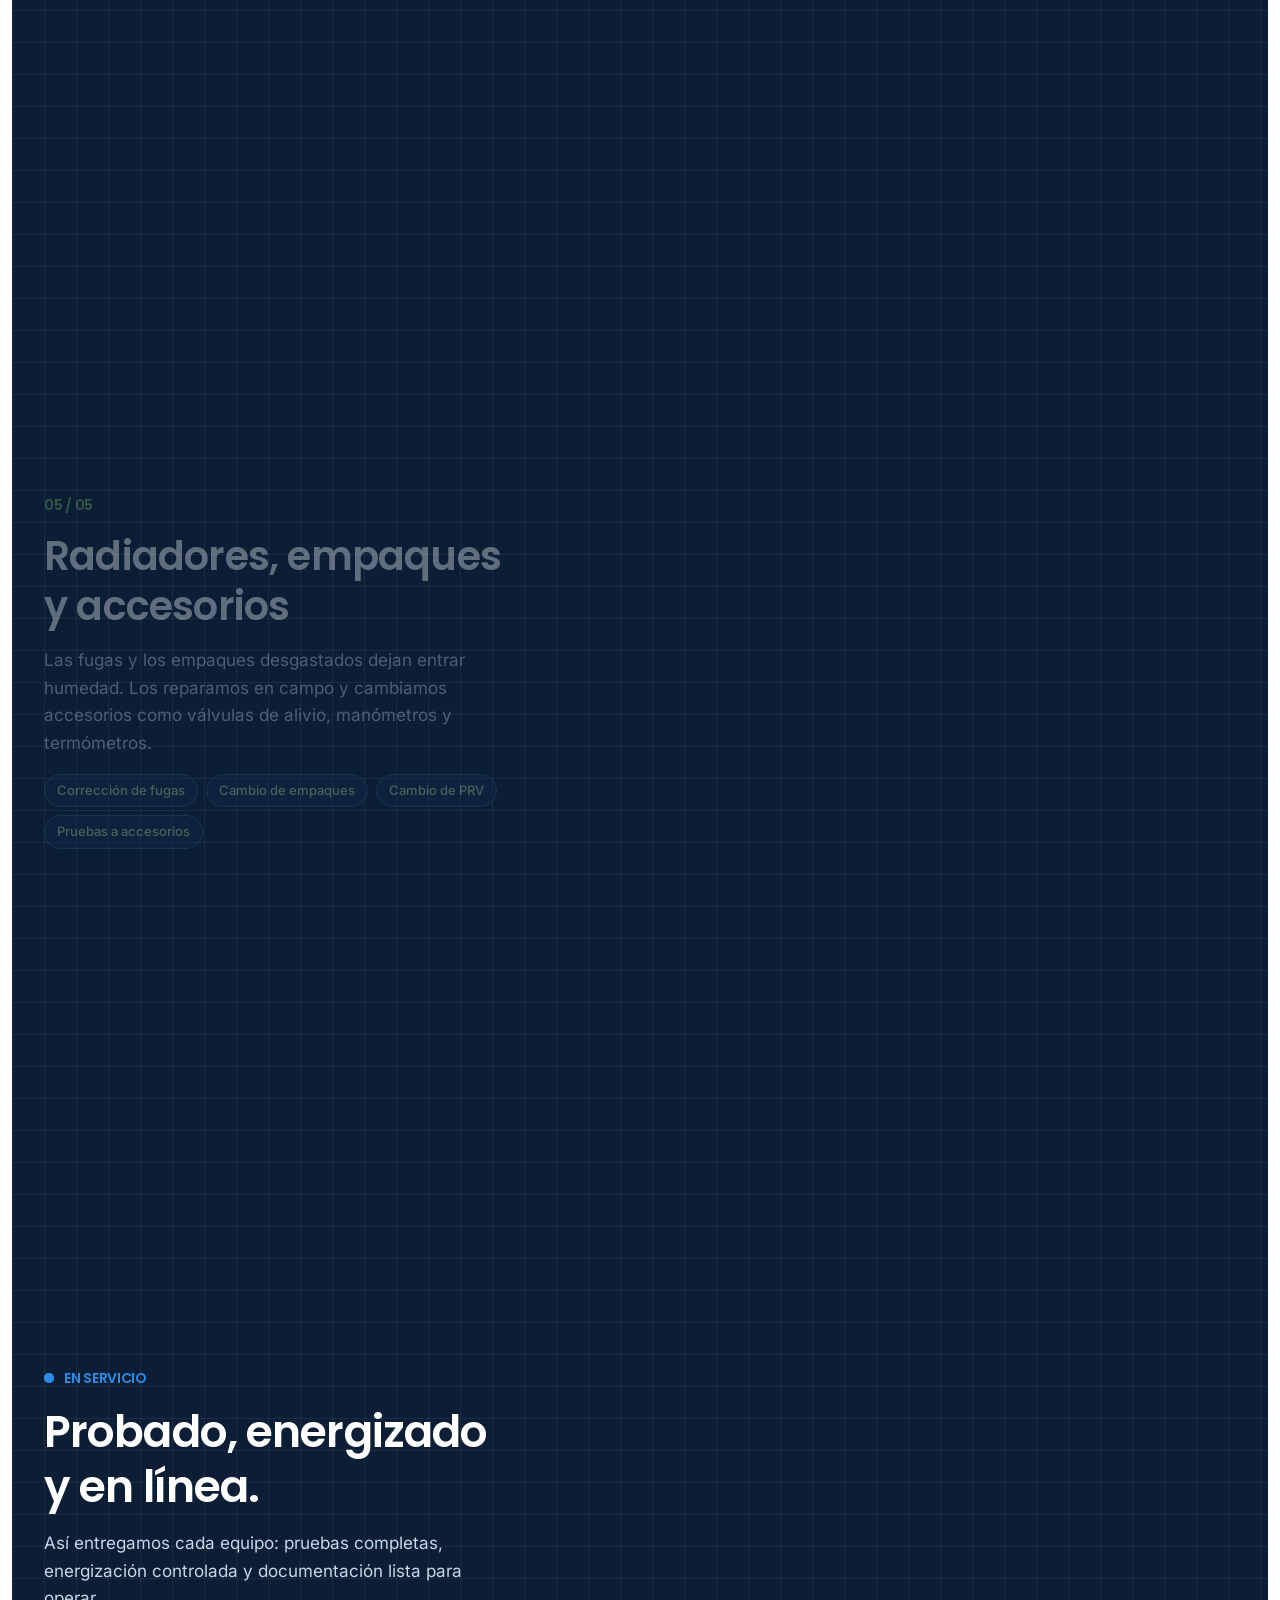
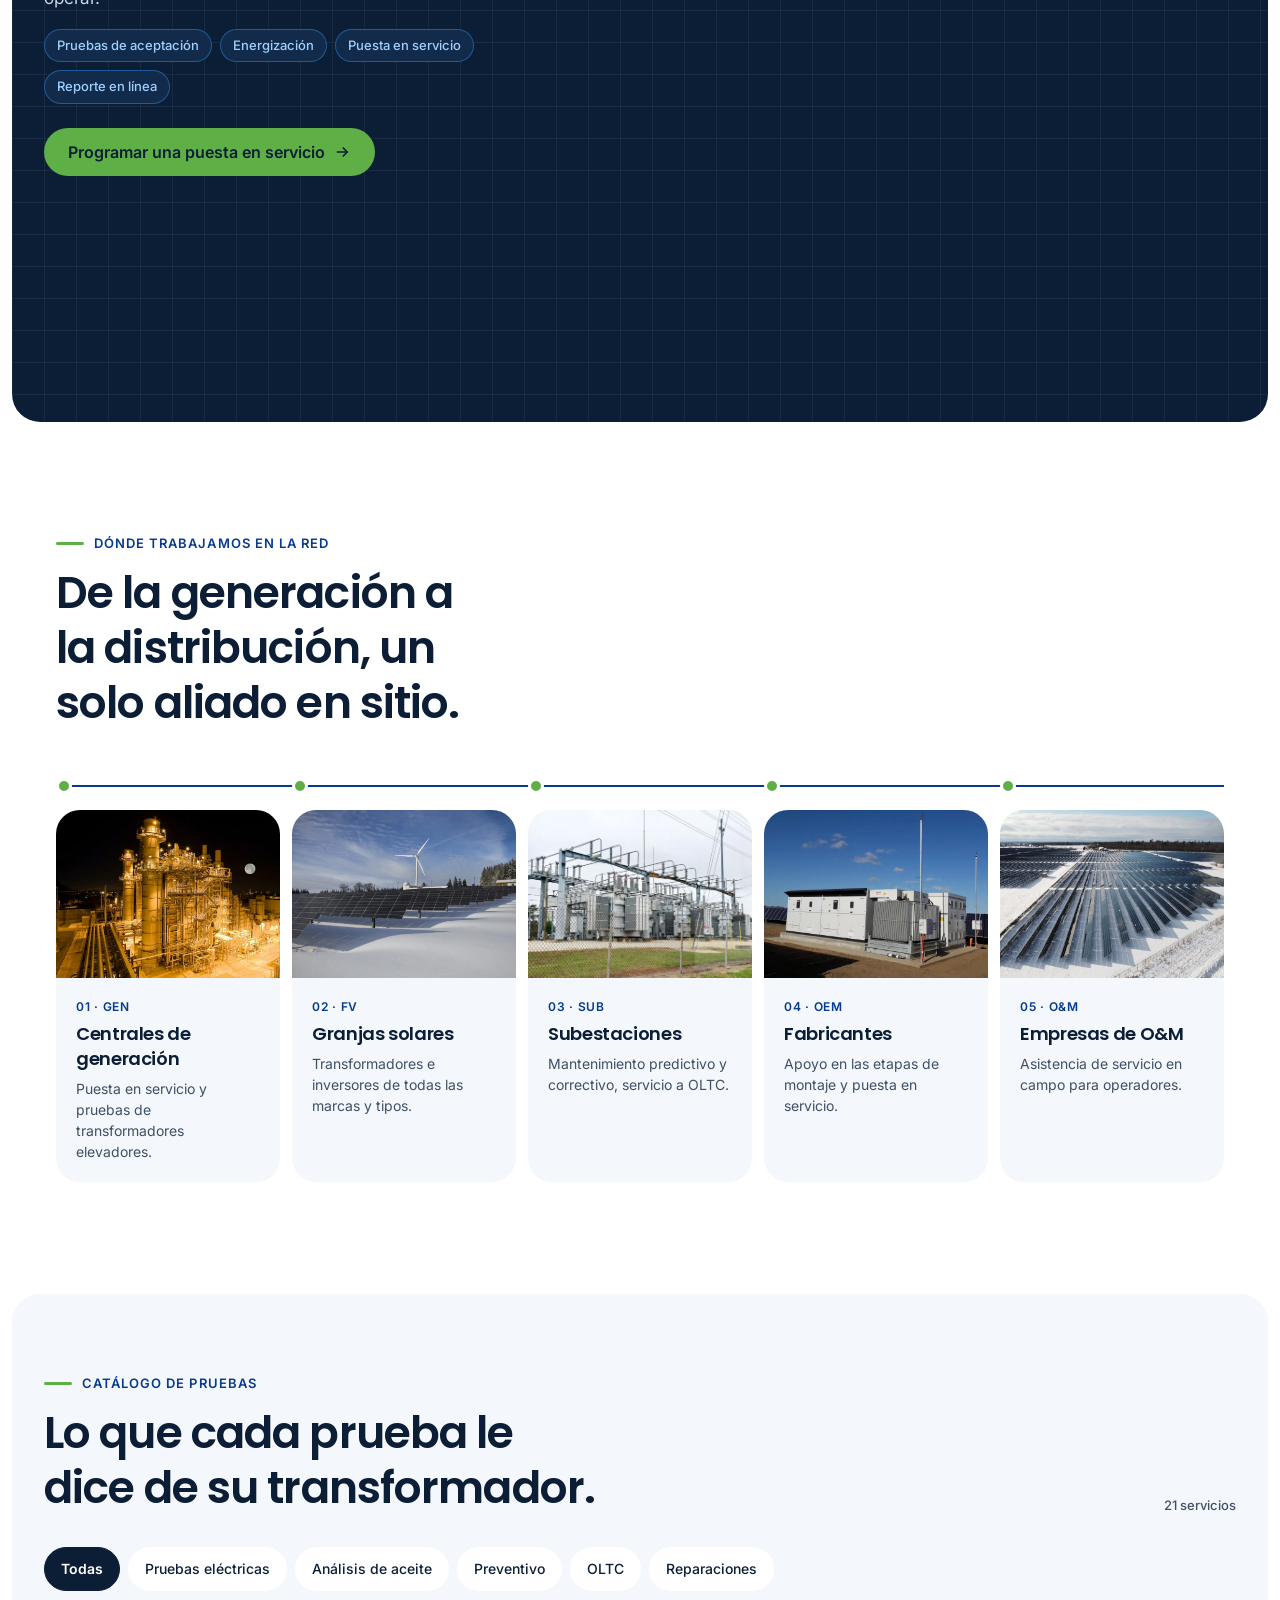
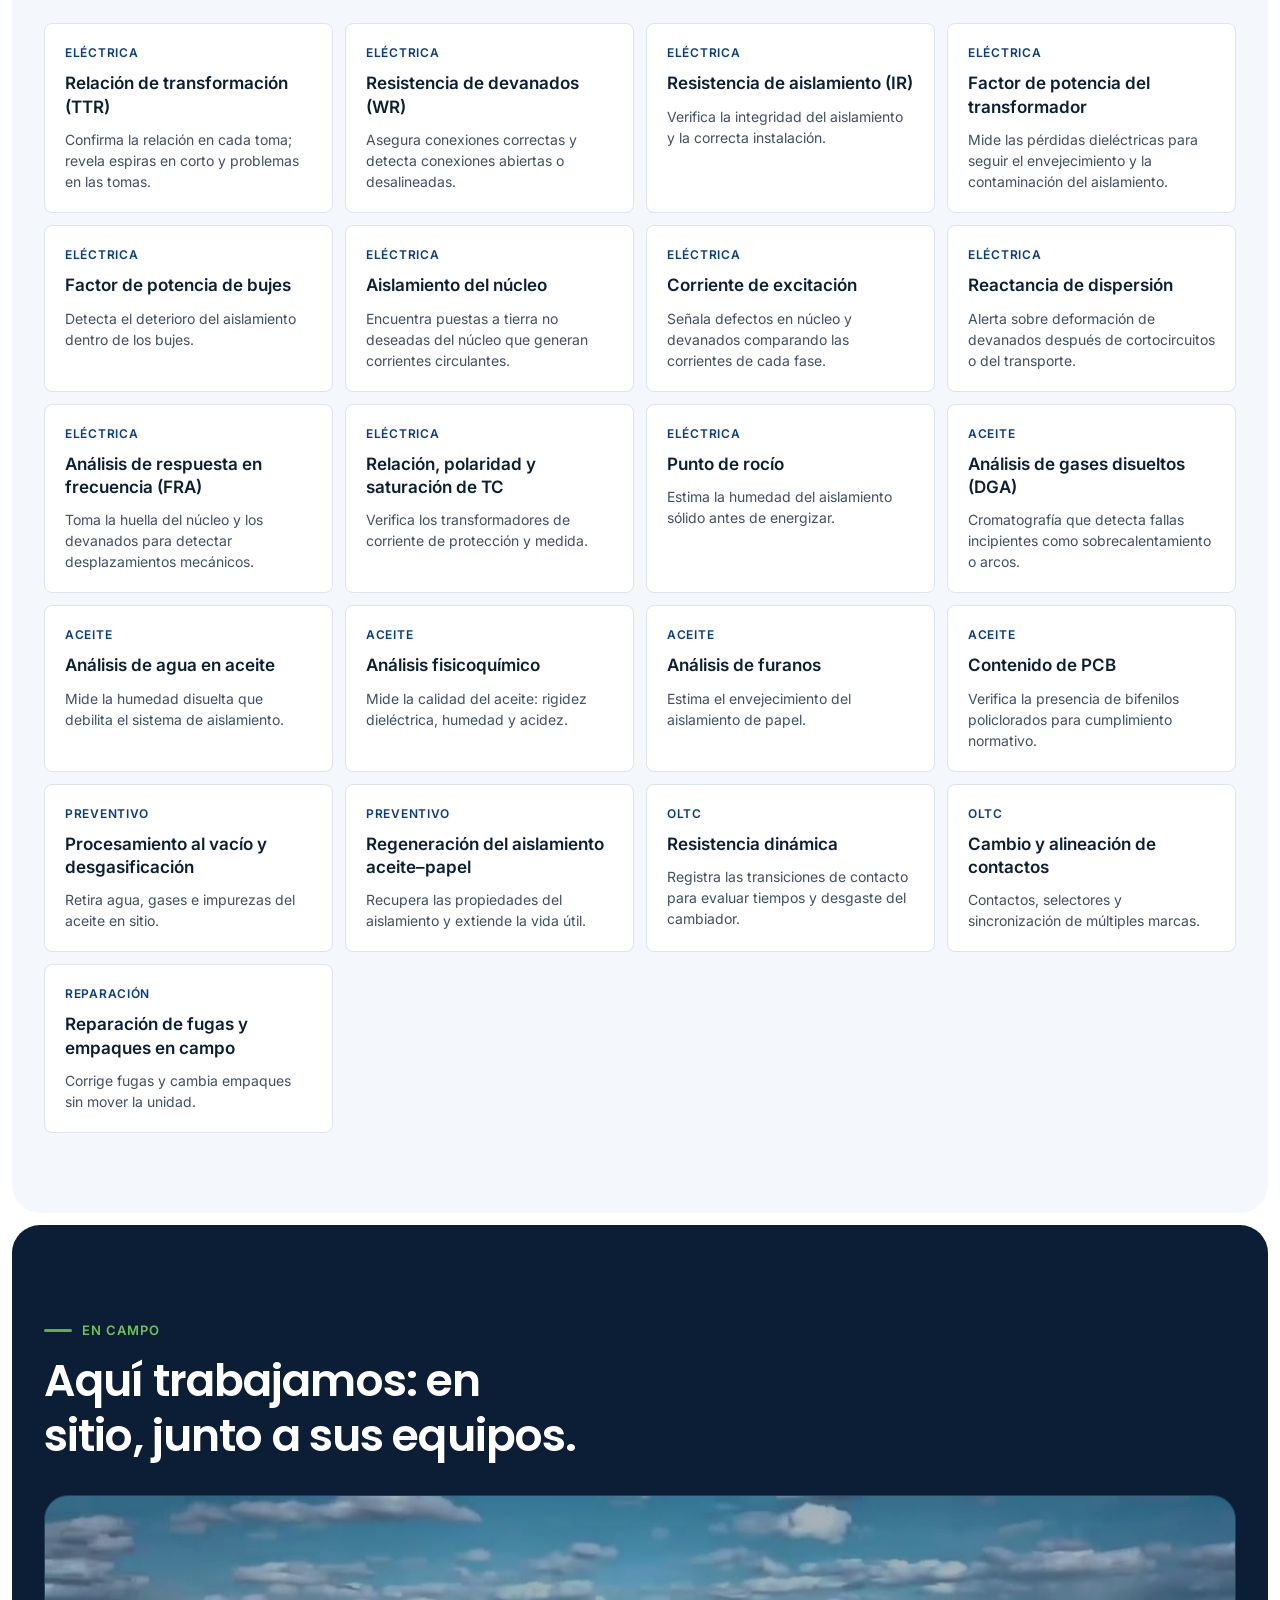
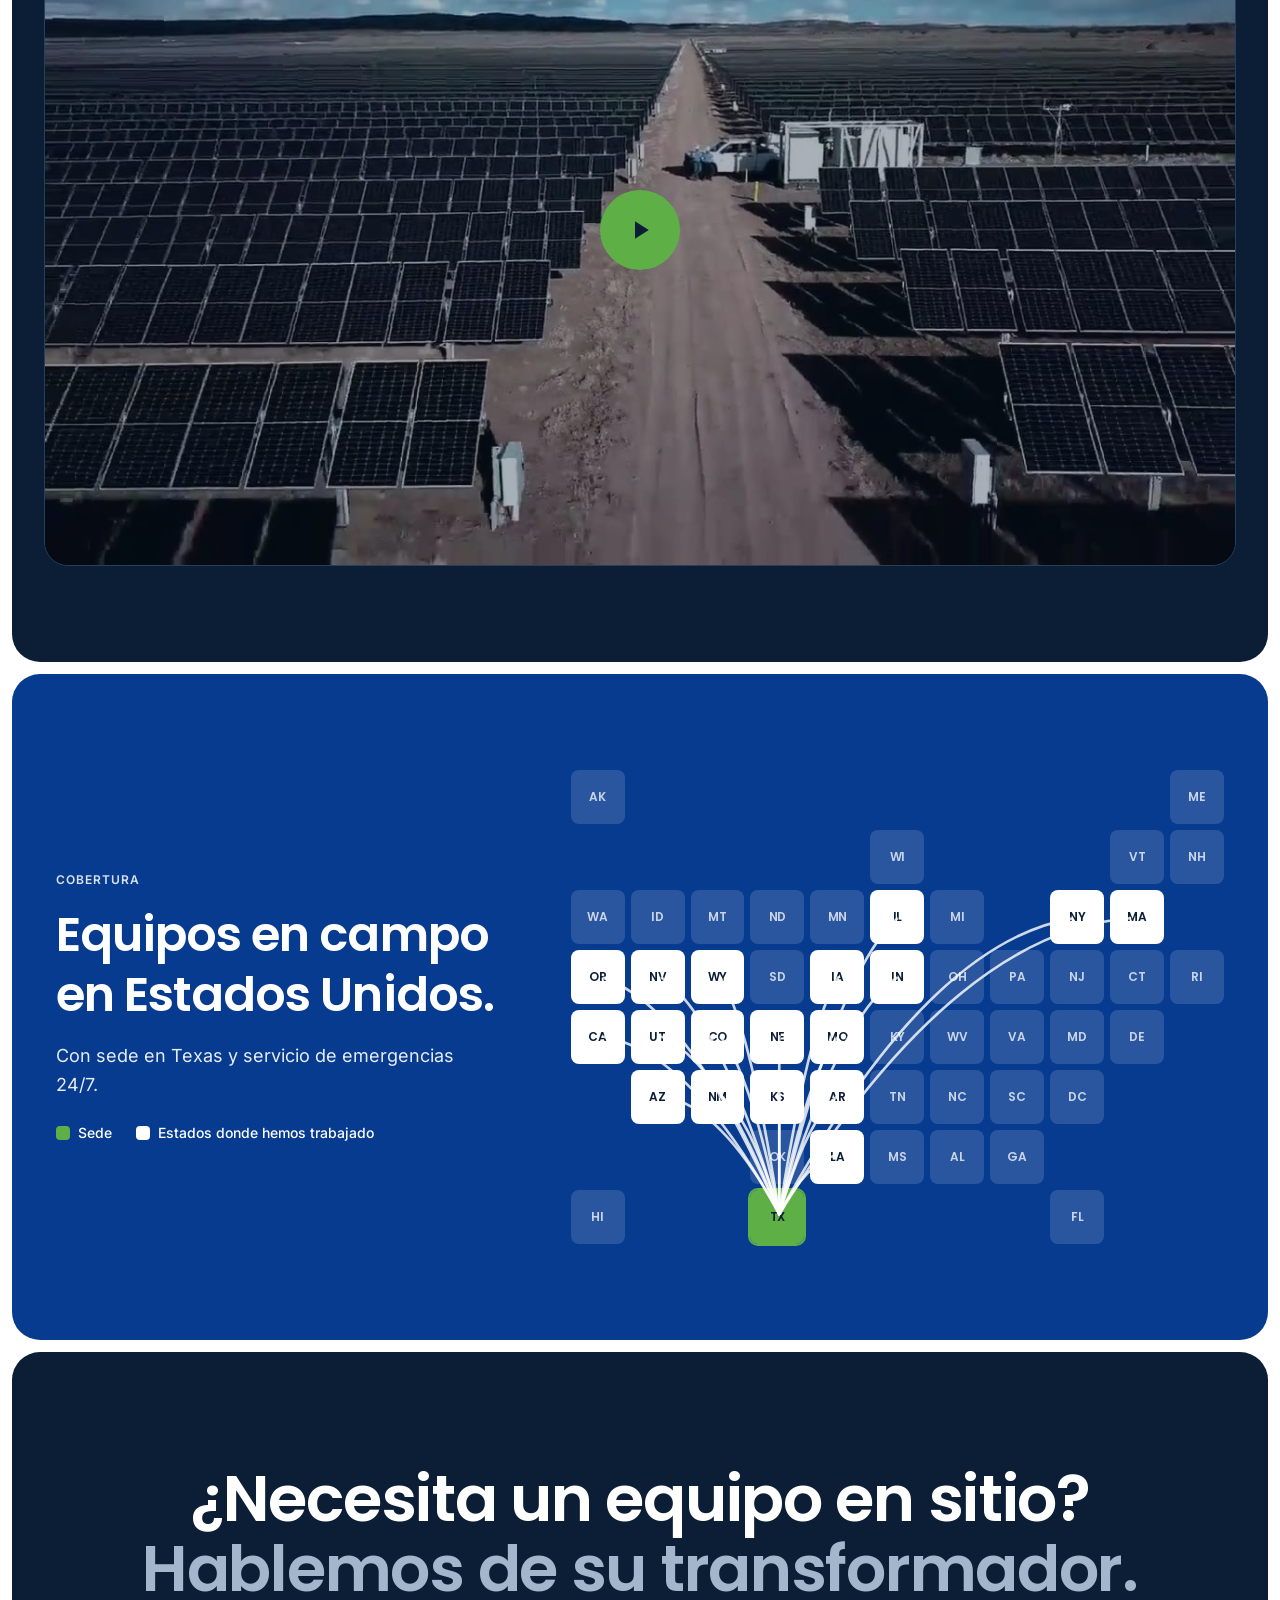
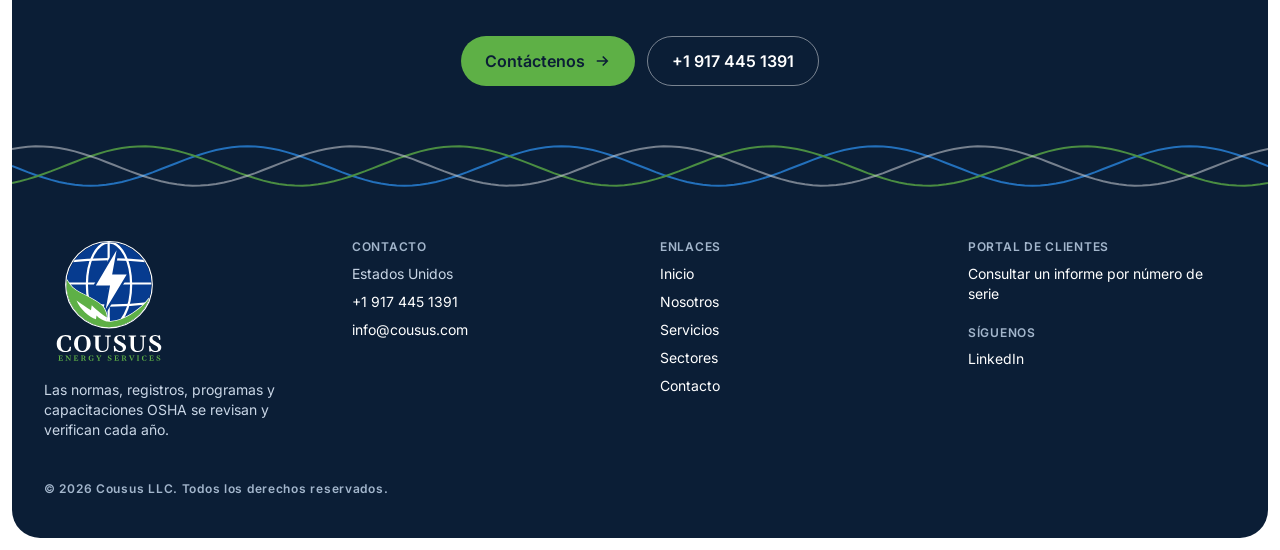
<file: es/index.html>
<!DOCTYPE html><html lang="es"><head><meta charset="utf-8"><meta name="viewport" content="width=device-width, initial-scale=1"><title>Cousus Energy Services — Servicios en campo para transformadores e inversores</title><meta name="description" content="Montaje, puesta en servicio, pruebas eléctricas, análisis de aceite y reparaciones en garantía de transformadores de potencia e inversores solares en Estados Unidos."><link rel="icon" type="image/svg+xml" href="/favicon.svg"><link rel="icon" type="image/png" sizes="64x64" href="/brand/favicon-64.png"><link rel="apple-touch-icon" href="/brand/cousus-icono-512.png"><link rel="alternate" hreflang="en" href="https://cousus.com/"><link rel="alternate" hreflang="es" href="https://cousus.com/es/"><meta property="og:title" content="Cousus Energy Services — Servicios en campo para transformadores e inversores"><meta property="og:description" content="Montaje, puesta en servicio, pruebas eléctricas, análisis de aceite y reparaciones en garantía de transformadores de potencia e inversores solares en Estados Unidos."><meta property="og:image" content="https://cousus.com/video/hero-poster.jpg"><meta name="theme-color" content="#0B1E36"><meta name="robots" content="noindex, nofollow"><!-- Marca que hay JavaScript: sin él, nada queda oculto a la espera de animarse --><script>document.documentElement.classList.add('js');</script><link rel="stylesheet" href="/_astro/images.yPDBNEIy.css"><style>.word-mask[data-astro-cid-glgfkru5]{vertical-align:top;margin-bottom:-.12em;margin-right:.26em;padding-bottom:.12em;display:inline-block;overflow:hidden}.word[data-astro-cid-glgfkru5]{animation:word .9s var(--ease-out) both;animation-delay:calc(var(--w) * 70ms);display:inline-block}.hero-in[data-astro-cid-glgfkru5]{animation:rise .7s var(--ease-out) both;animation-delay:calc(.24s + var(--i) * 80ms)}@keyframes word{0%{transform:translateY(105%)}}@keyframes rise{0%{opacity:0;transform:translateY(12px)}}@supports (animation-timeline:scroll()){@media (prefers-reduced-motion:no-preference){.hero-shell[data-astro-cid-glgfkru5]{transform-origin:50% 0;animation:linear both shell-out scroll(root);animation-range:0 100vh}.hero-content[data-astro-cid-glgfkru5]{animation:linear both content-out scroll(root);animation-range:0 70vh}.hero-veil[data-astro-cid-glgfkru5]{animation:linear both veil-in scroll(root);animation-range:0 90vh}}}@keyframes shell-out{to{transform:scale(.93)}}@keyframes content-out{to{opacity:0;transform:translateY(-72px)}}@keyframes veil-in{to{opacity:.6}}@media (prefers-reduced-motion:reduce){.word[data-astro-cid-glgfkru5]{animation:none}.hero-in[data-astro-cid-glgfkru5]{animation:.3s both fade}@keyframes fade{0%{opacity:0}}}.chapter[data-astro-cid-2zirzdm5]{transition:opacity .3s}@media (width>=1024px){[data-astro-cid-2zirzdm5][data-ready] .chapter[data-astro-cid-2zirzdm5]:not([data-active]){opacity:.35}}.js [data-astro-cid-vgm43v6b][data-reveal=map]{opacity:1;transform:none}.js [data-astro-cid-vgm43v6b][data-reveal=map] .tile[data-astro-cid-vgm43v6b]{opacity:0;transition:opacity .5s var(--ease-out), transform .5s var(--ease-out);transition-delay:calc(var(--k) * 35ms);transform:scale(.9)}.js [data-astro-cid-vgm43v6b][data-reveal=map].is-in .tile[data-astro-cid-vgm43v6b]{opacity:1;transform:none}.arc[data-astro-cid-vgm43v6b]{stroke-dasharray:1;stroke-dashoffset:0}.js [data-astro-cid-vgm43v6b][data-reveal=map] .arc[data-astro-cid-vgm43v6b]{stroke-dashoffset:1px;transition:stroke-dashoffset .9s var(--ease-in-out);transition-delay:var(--delay)}.js [data-astro-cid-vgm43v6b][data-reveal=map].is-in .arc[data-astro-cid-vgm43v6b]{stroke-dashoffset:0}.tile-hq[data-astro-cid-vgm43v6b]:after{content:"";border-radius:inherit;box-shadow:0 0 0 2px var(--color-accent);animation:hq 2.4s var(--ease-out) infinite;position:absolute;inset:0}@keyframes hq{0%{opacity:.9;transform:scale(1)}to{opacity:0;transform:scale(1.7)}}@media (prefers-reduced-motion:reduce){.js [data-astro-cid-vgm43v6b][data-reveal=map] .tile[data-astro-cid-vgm43v6b]{opacity:1;transition:none;transform:none}.tile-hq[data-astro-cid-vgm43v6b]:after{opacity:0;animation:none}.js [data-astro-cid-vgm43v6b][data-reveal=map] .arc[data-astro-cid-vgm43v6b]{stroke-dashoffset:0;transition:none}}
.rail-fill[data-astro-cid-ayw6yuus]{transform:scaleX(1)}.js [data-astro-cid-ayw6yuus][data-reveal=rail]{opacity:1;transform:none}.js [data-astro-cid-ayw6yuus][data-reveal=rail] .rail-fill[data-astro-cid-ayw6yuus]{transition:transform 1.5s var(--ease-in-out);transform:scaleX(0)}.js [data-astro-cid-ayw6yuus][data-reveal=rail].is-in .rail-fill[data-astro-cid-ayw6yuus]{transform:scaleX(1)}.node-dot[data-astro-cid-ayw6yuus]{transition:background-color .2s ease, transform .3s var(--ease-out);transition-delay:calc(var(--n) * .3s + .12s)}.node[data-astro-cid-ayw6yuus]{position:relative}.js [data-astro-cid-ayw6yuus][data-reveal=rail] .node[data-astro-cid-ayw6yuus]{opacity:0;transition:opacity .6s var(--ease-out), transform .6s var(--ease-out);transition-delay:calc(var(--n) * .24s);transform:translateY(14px)}.js [data-astro-cid-ayw6yuus][data-reveal=rail].is-in .node[data-astro-cid-ayw6yuus]{opacity:1;transform:none}.is-in .node-dot[data-astro-cid-ayw6yuus],[data-astro-cid-ayw6yuus][data-done] .node-dot[data-astro-cid-ayw6yuus],html:not(.js) .node-dot[data-astro-cid-ayw6yuus]{background:var(--color-accent)}.rail-pulse[data-astro-cid-ayw6yuus]{opacity:0;animation:3.2s linear 1.5s infinite run}.is-in .rail-pulse[data-astro-cid-ayw6yuus],[data-astro-cid-ayw6yuus][data-done] .rail-pulse[data-astro-cid-ayw6yuus]{opacity:1}.rail-pulse[data-astro-cid-ayw6yuus] i[data-astro-cid-ayw6yuus]{background:linear-gradient(90deg, transparent, var(--color-accent));border-radius:2px;width:60px;height:2px;position:absolute;top:0;left:-60px}@keyframes run{0%{transform:translate(0)}to{transform:translate(100%)}}.node-img[data-astro-cid-ayw6yuus]{transition:transform .5s var(--ease-out)}@media (hover:hover) and (pointer:fine){.group[data-astro-cid-ayw6yuus]:hover .node-img[data-astro-cid-ayw6yuus]{transform:scale(1.04)}}@media (prefers-reduced-motion:reduce){.rail-pulse[data-astro-cid-ayw6yuus]{display:none}.node-dot[data-astro-cid-ayw6yuus]{background:var(--color-accent);transition:none}.node-img[data-astro-cid-ayw6yuus]{transition:none}.js [data-astro-cid-ayw6yuus][data-reveal=rail] .node[data-astro-cid-ayw6yuus]{opacity:1;transition:none;transform:none}.js [data-astro-cid-ayw6yuus][data-reveal=rail] .rail-fill[data-astro-cid-ayw6yuus]{transition:none;transform:scaleX(1)}}
</style></head><body class="bg-white font-sans text-ink antialiased"><a href="#main" class="sr-only focus:not-sr-only focus:fixed focus:left-4 focus:top-4 focus:z-50 focus:rounded focus:bg-accent focus:px-4 focus:py-2 focus:text-ink">Ir al contenido</a><header class="pointer-events-none fixed inset-x-0 top-4 z-40 px-4 sm:top-5 sm:px-6" data-astro-cid-nen7h5rs><div class="pointer-events-auto mx-auto flex max-w-[1200px] items-center justify-between gap-4 rounded-full border border-white/10 bg-ink py-1.5 pl-5 pr-2 text-white shadow-[0_10px_30px_rgb(11_30_54/0.28)]" data-astro-cid-nen7h5rs><a href="/es/" class="block shrink-0" aria-label="Cousus Energy Services" data-astro-cid-nen7h5rs><img src="/brand/cousus-logo-horizontal-fondo-oscuro.svg" alt="" width="169" height="50" class="h-[50px] w-auto" data-astro-cid-nen7h5rs></a><!-- Escritorio --><nav aria-label="Main" class="hidden items-center gap-1 text-sm lg:flex" data-astro-cid-nen7h5rs><a href="/es/" aria-current="page" class="rounded-full px-3.5 py-2 font-medium text-white/80 no-underline transition-colors duration-150 hover:text-white aria-[current=page]:bg-white/12 aria-[current=page]:text-white" data-astro-cid-nen7h5rs>Inicio</a><a href="/es/about-us/" class="rounded-full px-3.5 py-2 font-medium text-white/80 no-underline transition-colors duration-150 hover:text-white aria-[current=page]:bg-white/12 aria-[current=page]:text-white" data-astro-cid-nen7h5rs>Nosotros</a><a href="/es/services/" class="rounded-full px-3.5 py-2 font-medium text-white/80 no-underline transition-colors duration-150 hover:text-white aria-[current=page]:bg-white/12 aria-[current=page]:text-white" data-astro-cid-nen7h5rs>Servicios</a><a href="/es/sectors/" class="rounded-full px-3.5 py-2 font-medium text-white/80 no-underline transition-colors duration-150 hover:text-white aria-[current=page]:bg-white/12 aria-[current=page]:text-white" data-astro-cid-nen7h5rs>Sectores</a><a href="/es/contact/" class="rounded-full px-3.5 py-2 font-medium text-white/80 no-underline transition-colors duration-150 hover:text-white aria-[current=page]:bg-white/12 aria-[current=page]:text-white" data-astro-cid-nen7h5rs>Contacto</a></nav><div class="flex items-center gap-2" data-astro-cid-nen7h5rs><span class="flex overflow-hidden rounded-full border border-white/25 text-xs font-semibold" data-astro-cid-nen7h5rs><a href="/" hreflang="en" class="px-2.5 py-2 no-underline text-white/85" data-astro-cid-nen7h5rs>EN</a><a href="/es/" hreflang="es" aria-current="true" class="px-2.5 py-2 no-underline bg-white text-ink" data-astro-cid-nen7h5rs>ES</a></span><a href="https://ers.cousus.com/" target="_blank" rel="noopener" class="btn btn-green hidden !min-h-11 !px-4 !py-2 text-sm md:inline-flex" data-astro-cid-nen7h5rs>Portal de clientes</a><!-- Móvil --><details class="group relative lg:hidden" data-menu data-astro-cid-nen7h5rs><summary class="press flex min-h-11 cursor-pointer list-none items-center gap-2 rounded-full border border-white/25 px-3 text-sm font-medium text-white [&amp;::-webkit-details-marker]:hidden" data-astro-cid-nen7h5rs><svg width="18" height="18" viewBox="0 0 24 24" fill="none" stroke="currentColor" stroke-width="2" aria-hidden="true" data-astro-cid-nen7h5rs><path d="M4 7h16M4 12h16M4 17h16" data-astro-cid-nen7h5rs></path></svg><span class="sr-only sm:not-sr-only" data-astro-cid-nen7h5rs>Menú</span></summary><nav aria-label="Mobile" class="menu-panel absolute right-0 top-full mt-3 flex w-60 flex-col rounded-3xl border border-white/10 bg-ink p-2 shadow-[0_10px_30px_rgb(11_30_54/0.28)]" data-astro-cid-nen7h5rs><a href="/es/" aria-current="page" class="rounded-2xl px-4 py-3 text-sm text-white no-underline aria-[current=page]:bg-white/12 aria-[current=page]:font-semibold" data-astro-cid-nen7h5rs>Inicio</a><a href="/es/about-us/" class="rounded-2xl px-4 py-3 text-sm text-white no-underline aria-[current=page]:bg-white/12 aria-[current=page]:font-semibold" data-astro-cid-nen7h5rs>Nosotros</a><a href="/es/services/" class="rounded-2xl px-4 py-3 text-sm text-white no-underline aria-[current=page]:bg-white/12 aria-[current=page]:font-semibold" data-astro-cid-nen7h5rs>Servicios</a><a href="/es/sectors/" class="rounded-2xl px-4 py-3 text-sm text-white no-underline aria-[current=page]:bg-white/12 aria-[current=page]:font-semibold" data-astro-cid-nen7h5rs>Sectores</a><a href="/es/contact/" class="rounded-2xl px-4 py-3 text-sm text-white no-underline aria-[current=page]:bg-white/12 aria-[current=page]:font-semibold" data-astro-cid-nen7h5rs>Contacto</a><a href="https://ers.cousus.com/" target="_blank" rel="noopener" class="btn btn-green mt-1 text-sm" data-astro-cid-nen7h5rs>Portal de clientes</a></nav></details></div></div></header><script type="module">var e=document.querySelector(`[data-menu]`),t=e?.querySelector(`.menu-panel`),n=window.matchMedia(`(prefers-reduced-motion: reduce)`);e?.addEventListener(`toggle`,()=>{if(!e.open||!t)return;let r=n.matches?{opacity:0}:{opacity:0,transform:`scale(0.96) translateY(-4px)`};t.animate([r,{opacity:1,transform:`none`}],{duration:200,easing:`cubic-bezier(0.23, 1, 0.32, 1)`})});</script><main id="main"><section class="hero-shell panel relative isolate mt-2 flex min-h-[calc(100svh-1rem)] flex-col justify-end overflow-hidden bg-ink text-white sm:mt-3 sm:min-h-[calc(100svh-1.5rem)]" data-hero data-astro-cid-glgfkru5><video class="absolute inset-0 -z-20 h-full w-full object-cover" poster="/video/hero-poster.jpg" muted loop playsinline preload="none" aria-hidden="true" data-hero-video data-astro-cid-glgfkru5><source src="/video/hero-854.mp4" type="video/mp4" media="(max-width: 767px)" data-astro-cid-glgfkru5><source src="/video/hero-1280.mp4" type="video/mp4" data-astro-cid-glgfkru5></video><div class="absolute inset-0 -z-10 bg-gradient-to-t from-ink via-ink/60 to-ink/25" data-astro-cid-glgfkru5></div><div class="absolute inset-0 -z-10 bg-gradient-to-r from-ink/75 to-transparent" data-astro-cid-glgfkru5></div><div class="hero-veil pointer-events-none absolute inset-0 -z-10 bg-ink opacity-0" data-astro-cid-glgfkru5></div><div class="hero-content mx-auto flex w-full max-w-[1200px] flex-col gap-6 px-6 pb-28 pt-32 lg:px-4" data-astro-cid-glgfkru5><span class="hero-in eyebrow text-accent-2" style="--i:0" data-astro-cid-glgfkru5>TRANSFORMADORES DE POTENCIA · RENOVABLES · GENERACIÓN E INDUSTRIA</span><h1 class="m-0 max-w-[980px] text-[42px] leading-[1.06] sm:text-6xl lg:text-[84px]" aria-label="Montaje, pruebas y reparación, directamente en campo." data-astro-cid-glgfkru5><span class="word-mask" aria-hidden="true" data-astro-cid-glgfkru5><span class="word" style="--w:0" data-astro-cid-glgfkru5>Montaje,</span></span><span class="word-mask" aria-hidden="true" data-astro-cid-glgfkru5><span class="word" style="--w:1" data-astro-cid-glgfkru5>pruebas</span></span><span class="word-mask" aria-hidden="true" data-astro-cid-glgfkru5><span class="word" style="--w:2" data-astro-cid-glgfkru5>y</span></span><span class="word-mask" aria-hidden="true" data-astro-cid-glgfkru5><span class="word" style="--w:3" data-astro-cid-glgfkru5>reparación,</span></span><span class="word-mask" aria-hidden="true" data-astro-cid-glgfkru5><span class="word" style="--w:4" data-astro-cid-glgfkru5>directamente</span></span><span class="word-mask" aria-hidden="true" data-astro-cid-glgfkru5><span class="word" style="--w:5" data-astro-cid-glgfkru5>en</span></span><span class="word-mask" aria-hidden="true" data-astro-cid-glgfkru5><span class="word" style="--w:6" data-astro-cid-glgfkru5>campo.</span></span></h1><div class="flex flex-wrap items-end justify-between gap-x-12 gap-y-6" data-astro-cid-glgfkru5><p class="hero-in m-0 max-w-[560px] text-lg leading-relaxed text-mist" style="--i:2" data-astro-cid-glgfkru5>Más de 20 años apoyando a fabricantes multinacionales de transformadores, empresas de energía y granjas solares con puesta en servicio, pruebas eléctricas, análisis de aceite y reparaciones en garantía.</p><div class="hero-in flex flex-wrap gap-3" style="--i:3" data-astro-cid-glgfkru5><a href="/es/contact/" class="btn btn-green" data-astro-cid-glgfkru5>Solicitar un servicio<svg class="btn-arrow" width="18" height="18" viewBox="0 0 24 24" fill="none" stroke="currentColor" stroke-width="2.2" aria-hidden="true" data-astro-cid-glgfkru5><path d="M5 12h14M13 6l6 6-6 6" data-astro-cid-glgfkru5></path></svg></a><a href="#tests" class="btn btn-ghost" data-astro-cid-glgfkru5>Ver nuestras pruebas</a></div></div></div><div class="pointer-events-none overflow-hidden absolute inset-x-0 bottom-5 h-14" aria-hidden="true" data-loop><svg class="wave-track block h-full w-[200%] min-w-[1600px]" style="--wave-speed:10s" viewBox="0 0 3200 52" preserveAspectRatio="none"><path d="M0 26.0L10 29.4L20 32.8L30 36.0L40 38.9L50 41.6L60 43.8L70 45.6L80 46.9L90 47.7L100 48.0L110 47.7L120 46.9L130 45.6L140 43.8L150 41.6L160 38.9L170 36.0L180 32.8L190 29.4L200 26.0L210 22.6L220 19.2L230 16.0L240 13.1L250 10.4L260 8.2L270 6.4L280 5.1L290 4.3L300 4.0L310 4.3L320 5.1L330 6.4L340 8.2L350 10.4L360 13.1L370 16.0L380 19.2L390 22.6L400 26.0L410 29.4L420 32.8L430 36.0L440 38.9L450 41.6L460 43.8L470 45.6L480 46.9L490 47.7L500 48.0L510 47.7L520 46.9L530 45.6L540 43.8L550 41.6L560 38.9L570 36.0L580 32.8L590 29.4L600 26.0L610 22.6L620 19.2L630 16.0L640 13.1L650 10.4L660 8.2L670 6.4L680 5.1L690 4.3L700 4.0L710 4.3L720 5.1L730 6.4L740 8.2L750 10.4L760 13.1L770 16.0L780 19.2L790 22.6L800 26.0L810 29.4L820 32.8L830 36.0L840 38.9L850 41.6L860 43.8L870 45.6L880 46.9L890 47.7L900 48.0L910 47.7L920 46.9L930 45.6L940 43.8L950 41.6L960 38.9L970 36.0L980 32.8L990 29.4L1000 26.0L1010 22.6L1020 19.2L1030 16.0L1040 13.1L1050 10.4L1060 8.2L1070 6.4L1080 5.1L1090 4.3L1100 4.0L1110 4.3L1120 5.1L1130 6.4L1140 8.2L1150 10.4L1160 13.1L1170 16.0L1180 19.2L1190 22.6L1200 26.0L1210 29.4L1220 32.8L1230 36.0L1240 38.9L1250 41.6L1260 43.8L1270 45.6L1280 46.9L1290 47.7L1300 48.0L1310 47.7L1320 46.9L1330 45.6L1340 43.8L1350 41.6L1360 38.9L1370 36.0L1380 32.8L1390 29.4L1400 26.0L1410 22.6L1420 19.2L1430 16.0L1440 13.1L1450 10.4L1460 8.2L1470 6.4L1480 5.1L1490 4.3L1500 4.0L1510 4.3L1520 5.1L1530 6.4L1540 8.2L1550 10.4L1560 13.1L1570 16.0L1580 19.2L1590 22.6L1600 26.0L1610 29.4L1620 32.8L1630 36.0L1640 38.9L1650 41.6L1660 43.8L1670 45.6L1680 46.9L1690 47.7L1700 48.0L1710 47.7L1720 46.9L1730 45.6L1740 43.8L1750 41.6L1760 38.9L1770 36.0L1780 32.8L1790 29.4L1800 26.0L1810 22.6L1820 19.2L1830 16.0L1840 13.1L1850 10.4L1860 8.2L1870 6.4L1880 5.1L1890 4.3L1900 4.0L1910 4.3L1920 5.1L1930 6.4L1940 8.2L1950 10.4L1960 13.1L1970 16.0L1980 19.2L1990 22.6L2000 26.0L2010 29.4L2020 32.8L2030 36.0L2040 38.9L2050 41.6L2060 43.8L2070 45.6L2080 46.9L2090 47.7L2100 48.0L2110 47.7L2120 46.9L2130 45.6L2140 43.8L2150 41.6L2160 38.9L2170 36.0L2180 32.8L2190 29.4L2200 26.0L2210 22.6L2220 19.2L2230 16.0L2240 13.1L2250 10.4L2260 8.2L2270 6.4L2280 5.1L2290 4.3L2300 4.0L2310 4.3L2320 5.1L2330 6.4L2340 8.2L2350 10.4L2360 13.1L2370 16.0L2380 19.2L2390 22.6L2400 26.0L2410 29.4L2420 32.8L2430 36.0L2440 38.9L2450 41.6L2460 43.8L2470 45.6L2480 46.9L2490 47.7L2500 48.0L2510 47.7L2520 46.9L2530 45.6L2540 43.8L2550 41.6L2560 38.9L2570 36.0L2580 32.8L2590 29.4L2600 26.0L2610 22.6L2620 19.2L2630 16.0L2640 13.1L2650 10.4L2660 8.2L2670 6.4L2680 5.1L2690 4.3L2700 4.0L2710 4.3L2720 5.1L2730 6.4L2740 8.2L2750 10.4L2760 13.1L2770 16.0L2780 19.2L2790 22.6L2800 26.0L2810 29.4L2820 32.8L2830 36.0L2840 38.9L2850 41.6L2860 43.8L2870 45.6L2880 46.9L2890 47.7L2900 48.0L2910 47.7L2920 46.9L2930 45.6L2940 43.8L2950 41.6L2960 38.9L2970 36.0L2980 32.8L2990 29.4L3000 26.0L3010 22.6L3020 19.2L3030 16.0L3040 13.1L3050 10.4L3060 8.2L3070 6.4L3080 5.1L3090 4.3L3100 4.0L3110 4.3L3120 5.1L3130 6.4L3140 8.2L3150 10.4L3160 13.1L3170 16.0L3180 19.2L3190 22.6L3200 26.0" fill="none" stroke="#2B8BE6" stroke-width="2" stroke-opacity="0.95" vector-effect="non-scaling-stroke"></path><path d="M0 45.1L10 43.1L20 40.7L30 38.0L40 34.9L50 31.7L60 28.3L70 24.8L80 21.4L90 18.1L100 15.0L110 12.2L120 9.7L130 7.5L140 5.9L150 4.7L160 4.1L170 4.0L180 4.5L190 5.5L200 6.9L210 8.9L220 11.3L230 14.0L240 17.1L250 20.3L260 23.7L270 27.2L280 30.6L290 33.9L300 37.0L310 39.8L320 42.3L330 44.5L340 46.1L350 47.3L360 47.9L370 48.0L380 47.5L390 46.5L400 45.1L410 43.1L420 40.7L430 38.0L440 34.9L450 31.7L460 28.3L470 24.8L480 21.4L490 18.1L500 15.0L510 12.2L520 9.7L530 7.5L540 5.9L550 4.7L560 4.1L570 4.0L580 4.5L590 5.5L600 6.9L610 8.9L620 11.3L630 14.0L640 17.1L650 20.3L660 23.7L670 27.2L680 30.6L690 33.9L700 37.0L710 39.8L720 42.3L730 44.5L740 46.1L750 47.3L760 47.9L770 48.0L780 47.5L790 46.5L800 45.1L810 43.1L820 40.7L830 38.0L840 34.9L850 31.7L860 28.3L870 24.8L880 21.4L890 18.1L900 15.0L910 12.2L920 9.7L930 7.5L940 5.9L950 4.7L960 4.1L970 4.0L980 4.5L990 5.5L1000 6.9L1010 8.9L1020 11.3L1030 14.0L1040 17.1L1050 20.3L1060 23.7L1070 27.2L1080 30.6L1090 33.9L1100 37.0L1110 39.8L1120 42.3L1130 44.5L1140 46.1L1150 47.3L1160 47.9L1170 48.0L1180 47.5L1190 46.5L1200 45.1L1210 43.1L1220 40.7L1230 38.0L1240 34.9L1250 31.7L1260 28.3L1270 24.8L1280 21.4L1290 18.1L1300 15.0L1310 12.2L1320 9.7L1330 7.5L1340 5.9L1350 4.7L1360 4.1L1370 4.0L1380 4.5L1390 5.5L1400 6.9L1410 8.9L1420 11.3L1430 14.0L1440 17.1L1450 20.3L1460 23.7L1470 27.2L1480 30.6L1490 33.9L1500 37.0L1510 39.8L1520 42.3L1530 44.5L1540 46.1L1550 47.3L1560 47.9L1570 48.0L1580 47.5L1590 46.5L1600 45.1L1610 43.1L1620 40.7L1630 38.0L1640 34.9L1650 31.7L1660 28.3L1670 24.8L1680 21.4L1690 18.1L1700 15.0L1710 12.2L1720 9.7L1730 7.5L1740 5.9L1750 4.7L1760 4.1L1770 4.0L1780 4.5L1790 5.5L1800 6.9L1810 8.9L1820 11.3L1830 14.0L1840 17.1L1850 20.3L1860 23.7L1870 27.2L1880 30.6L1890 33.9L1900 37.0L1910 39.8L1920 42.3L1930 44.5L1940 46.1L1950 47.3L1960 47.9L1970 48.0L1980 47.5L1990 46.5L2000 45.1L2010 43.1L2020 40.7L2030 38.0L2040 34.9L2050 31.7L2060 28.3L2070 24.8L2080 21.4L2090 18.1L2100 15.0L2110 12.2L2120 9.7L2130 7.5L2140 5.9L2150 4.7L2160 4.1L2170 4.0L2180 4.5L2190 5.5L2200 6.9L2210 8.9L2220 11.3L2230 14.0L2240 17.1L2250 20.3L2260 23.7L2270 27.2L2280 30.6L2290 33.9L2300 37.0L2310 39.8L2320 42.3L2330 44.5L2340 46.1L2350 47.3L2360 47.9L2370 48.0L2380 47.5L2390 46.5L2400 45.1L2410 43.1L2420 40.7L2430 38.0L2440 34.9L2450 31.7L2460 28.3L2470 24.8L2480 21.4L2490 18.1L2500 15.0L2510 12.2L2520 9.7L2530 7.5L2540 5.9L2550 4.7L2560 4.1L2570 4.0L2580 4.5L2590 5.5L2600 6.9L2610 8.9L2620 11.3L2630 14.0L2640 17.1L2650 20.3L2660 23.7L2670 27.2L2680 30.6L2690 33.9L2700 37.0L2710 39.8L2720 42.3L2730 44.5L2740 46.1L2750 47.3L2760 47.9L2770 48.0L2780 47.5L2790 46.5L2800 45.1L2810 43.1L2820 40.7L2830 38.0L2840 34.9L2850 31.7L2860 28.3L2870 24.8L2880 21.4L2890 18.1L2900 15.0L2910 12.2L2920 9.7L2930 7.5L2940 5.9L2950 4.7L2960 4.1L2970 4.0L2980 4.5L2990 5.5L3000 6.9L3010 8.9L3020 11.3L3030 14.0L3040 17.1L3050 20.3L3060 23.7L3070 27.2L3080 30.6L3090 33.9L3100 37.0L3110 39.8L3120 42.3L3130 44.5L3140 46.1L3150 47.3L3160 47.9L3170 48.0L3180 47.5L3190 46.5L3200 45.1" fill="none" stroke="#5EB046" stroke-width="2" stroke-opacity="0.95" vector-effect="non-scaling-stroke"></path><path d="M0 6.9L10 5.5L20 4.5L30 4.0L40 4.1L50 4.7L60 5.9L70 7.5L80 9.7L90 12.2L100 15.0L110 18.1L120 21.4L130 24.8L140 28.3L150 31.7L160 34.9L170 38.0L180 40.7L190 43.1L200 45.1L210 46.5L220 47.5L230 48.0L240 47.9L250 47.3L260 46.1L270 44.5L280 42.3L290 39.8L300 37.0L310 33.9L320 30.6L330 27.2L340 23.7L350 20.3L360 17.1L370 14.0L380 11.3L390 8.9L400 6.9L410 5.5L420 4.5L430 4.0L440 4.1L450 4.7L460 5.9L470 7.5L480 9.7L490 12.2L500 15.0L510 18.1L520 21.4L530 24.8L540 28.3L550 31.7L560 34.9L570 38.0L580 40.7L590 43.1L600 45.1L610 46.5L620 47.5L630 48.0L640 47.9L650 47.3L660 46.1L670 44.5L680 42.3L690 39.8L700 37.0L710 33.9L720 30.6L730 27.2L740 23.7L750 20.3L760 17.1L770 14.0L780 11.3L790 8.9L800 6.9L810 5.5L820 4.5L830 4.0L840 4.1L850 4.7L860 5.9L870 7.5L880 9.7L890 12.2L900 15.0L910 18.1L920 21.4L930 24.8L940 28.3L950 31.7L960 34.9L970 38.0L980 40.7L990 43.1L1000 45.1L1010 46.5L1020 47.5L1030 48.0L1040 47.9L1050 47.3L1060 46.1L1070 44.5L1080 42.3L1090 39.8L1100 37.0L1110 33.9L1120 30.6L1130 27.2L1140 23.7L1150 20.3L1160 17.1L1170 14.0L1180 11.3L1190 8.9L1200 6.9L1210 5.5L1220 4.5L1230 4.0L1240 4.1L1250 4.7L1260 5.9L1270 7.5L1280 9.7L1290 12.2L1300 15.0L1310 18.1L1320 21.4L1330 24.8L1340 28.3L1350 31.7L1360 34.9L1370 38.0L1380 40.7L1390 43.1L1400 45.1L1410 46.5L1420 47.5L1430 48.0L1440 47.9L1450 47.3L1460 46.1L1470 44.5L1480 42.3L1490 39.8L1500 37.0L1510 33.9L1520 30.6L1530 27.2L1540 23.7L1550 20.3L1560 17.1L1570 14.0L1580 11.3L1590 8.9L1600 6.9L1610 5.5L1620 4.5L1630 4.0L1640 4.1L1650 4.7L1660 5.9L1670 7.5L1680 9.7L1690 12.2L1700 15.0L1710 18.1L1720 21.4L1730 24.8L1740 28.3L1750 31.7L1760 34.9L1770 38.0L1780 40.7L1790 43.1L1800 45.1L1810 46.5L1820 47.5L1830 48.0L1840 47.9L1850 47.3L1860 46.1L1870 44.5L1880 42.3L1890 39.8L1900 37.0L1910 33.9L1920 30.6L1930 27.2L1940 23.7L1950 20.3L1960 17.1L1970 14.0L1980 11.3L1990 8.9L2000 6.9L2010 5.5L2020 4.5L2030 4.0L2040 4.1L2050 4.7L2060 5.9L2070 7.5L2080 9.7L2090 12.2L2100 15.0L2110 18.1L2120 21.4L2130 24.8L2140 28.3L2150 31.7L2160 34.9L2170 38.0L2180 40.7L2190 43.1L2200 45.1L2210 46.5L2220 47.5L2230 48.0L2240 47.9L2250 47.3L2260 46.1L2270 44.5L2280 42.3L2290 39.8L2300 37.0L2310 33.9L2320 30.6L2330 27.2L2340 23.7L2350 20.3L2360 17.1L2370 14.0L2380 11.3L2390 8.9L2400 6.9L2410 5.5L2420 4.5L2430 4.0L2440 4.1L2450 4.7L2460 5.9L2470 7.5L2480 9.7L2490 12.2L2500 15.0L2510 18.1L2520 21.4L2530 24.8L2540 28.3L2550 31.7L2560 34.9L2570 38.0L2580 40.7L2590 43.1L2600 45.1L2610 46.5L2620 47.5L2630 48.0L2640 47.9L2650 47.3L2660 46.1L2670 44.5L2680 42.3L2690 39.8L2700 37.0L2710 33.9L2720 30.6L2730 27.2L2740 23.7L2750 20.3L2760 17.1L2770 14.0L2780 11.3L2790 8.9L2800 6.9L2810 5.5L2820 4.5L2830 4.0L2840 4.1L2850 4.7L2860 5.9L2870 7.5L2880 9.7L2890 12.2L2900 15.0L2910 18.1L2920 21.4L2930 24.8L2940 28.3L2950 31.7L2960 34.9L2970 38.0L2980 40.7L2990 43.1L3000 45.1L3010 46.5L3020 47.5L3030 48.0L3040 47.9L3050 47.3L3060 46.1L3070 44.5L3080 42.3L3090 39.8L3100 37.0L3110 33.9L3120 30.6L3130 27.2L3140 23.7L3150 20.3L3160 17.1L3170 14.0L3180 11.3L3190 8.9L3200 6.9" fill="none" stroke="#FFFFFF" stroke-width="2" stroke-opacity="0.55" vector-effect="non-scaling-stroke"></path></svg></div></section><script type="module">var e=document.querySelector(`[data-hero]`),t=e?.querySelector(`[data-hero-video]`),n=navigator.connection,r=window.matchMedia(`(prefers-reduced-motion: reduce)`).matches||n?.saveData;e&&t&&!r&&(t.preload=`auto`,t.load(),new IntersectionObserver(([e])=>{e.isIntersecting?t.play().catch(()=>{}):t.pause()}).observe(e));</script><section class="mx-auto grid max-w-[1224px] grid-cols-1 gap-3 px-2 py-16 sm:px-3 lg:grid-cols-12 lg:py-24" data-bento><div class="flex flex-col justify-center gap-5 rounded-[28px] bg-paper p-7 sm:p-10 lg:col-span-7" data-reveal><span class="eyebrow text-brand-blue">QUIÉNES SOMOS</span><h2 class="m-0 text-3xl leading-tight sm:text-[46px]">Servicios técnicos expertos para transformadores de potencia y más.</h2><p class="m-0 text-base leading-relaxed text-body">Nuestro equipo de profesionales técnicos tiene más de 20 años de experiencia prestando servicios a fabricantes multinacionales de transformadores. Ofrecemos soluciones técnico-eléctricas integrales para transformadores de potencia e inversores.</p><a href="/es/about-us/" class="self-start font-semibold text-brand-blue">Conozca más de nosotros →</a></div><div class="min-h-72 lg:col-span-5" data-reveal="image"><img src="/media/2024/12/Imagen-de-WhatsApp-2024-11-12-a-las-21.35.12_946064fc.webp" alt="" loading="lazy" class="h-full w-full rounded-[28px] object-cover"></div><dl class="m-0 grid grid-cols-1 gap-3 sm:grid-cols-3 lg:col-span-7" data-stagger><div class="flex min-h-44 flex-col-reverse justify-between gap-6 rounded-[28px] p-6 bg-ink text-white"><dt class="text-sm leading-snug text-mist">años de experiencia en campo</dt><dd class="font-display m-0 text-5xl font-bold tracking-tight tabular-nums" data-countup>20+</dd></div><div class="flex min-h-44 flex-col-reverse justify-between gap-6 rounded-[28px] p-6 bg-brand text-white"><dt class="text-sm leading-snug text-white/90">servicio de emergencias</dt><dd class="font-display m-0 text-5xl font-bold tracking-tight tabular-nums" data-countup>24/7</dd></div><div class="flex min-h-44 flex-col-reverse justify-between gap-6 rounded-[28px] p-6 bg-accent text-ink"><dt class="text-sm leading-snug text-ink">programas verificados cada año</dt><dd class="font-display m-0 text-5xl font-bold tracking-tight tabular-nums" data-countup>OSHA</dd></div></dl><div class="flex flex-col justify-center gap-2 rounded-[28px] bg-paper p-7 lg:col-span-5" data-reveal><strong class="font-display text-lg text-ink">Máxima disponibilidad con experiencia proactiva</strong><p class="m-0 text-[15px] leading-relaxed text-body">Gracias a la experiencia de nuestros técnicos, diagnosticamos y reparamos con rapidez, muchas veces anticipándonos a los problemas. Así reducimos el tiempo fuera de servicio y maximizamos su rentabilidad. Nuestra meta es ser su aliado de confianza en soporte operativo.</p></div><div class="rounded-[28px] border border-rule p-6 sm:p-7 lg:col-span-12" data-reveal><div class="flex flex-col gap-4"><span class="label text-muted">CERTIFICACIONES Y CUMPLIMIENTO</span><ul class="m-0 flex list-none flex-wrap items-center gap-3 p-0"><li class="flex h-24 min-w-32 items-center justify-center rounded-2xl bg-white px-4"><img src="/media/2023/01/osha-removebg-preview.webp" alt="OSHA" loading="lazy" class="max-h-18 max-w-36 object-contain"></li><li class="flex h-24 min-w-32 items-center justify-center rounded-2xl bg-white px-4"><img src="/media/2025/01/nafpa70e-certified.png" alt="Certificación NFPA 70E" loading="lazy" class="max-h-18 max-w-36 object-contain"></li><li class="flex h-24 min-w-32 items-center justify-center rounded-2xl bg-white px-4"><img src="/media/2025/01/first-aid-and-cpr-certified-150x150.jpg" alt="Certificación en primeros auxilios y RCP" loading="lazy" class="max-h-18 max-w-36 object-contain"></li><li class="flex h-24 min-w-32 items-center justify-center rounded-2xl bg-white px-4"><img src="/media/2023/04/memberCeLogo_small-300x88.webp" alt="Miembro" loading="lazy" class="max-h-18 max-w-36 object-contain"></li></ul></div></div></section><script type="module">window.matchMedia(`(prefers-reduced-motion: reduce)`).matches||document.querySelectorAll(`[data-countup]`).forEach(e=>{let t=/^(\d+)\+$/.exec(e.textContent?.trim()??``);if(!t)return;let n=Number(t[1]),r=new IntersectionObserver(([t])=>{if(!t.isIntersecting)return;r.disconnect();let i=performance.now(),a=t=>{let r=Math.min((t-i)/1100,1);e.textContent=`${Math.round(n*(1-(1-r)**3))}+`,r<1&&requestAnimationFrame(a)};requestAnimationFrame(a)},{threshold:.6});r.observe(e)});</script><div class="overflow-hidden pb-14 lg:pb-20" aria-hidden="true" data-loop><div class="ticker-track flex w-max"><ul class="m-0 flex list-none items-center p-0"><li class="font-display flex items-center whitespace-nowrap text-3xl font-semibold tracking-tight text-ink sm:text-5xl">TTR<span class="mx-6 h-2.5 w-2.5 rounded-full bg-accent sm:mx-9"></span></li><li class="font-display flex items-center whitespace-nowrap text-3xl font-semibold tracking-tight text-ink sm:text-5xl">Resistencia de devanados<span class="mx-6 h-2.5 w-2.5 rounded-full bg-accent sm:mx-9"></span></li><li class="font-display flex items-center whitespace-nowrap text-3xl font-semibold tracking-tight text-ink sm:text-5xl">Resistencia de aislamiento<span class="mx-6 h-2.5 w-2.5 rounded-full bg-accent sm:mx-9"></span></li><li class="font-display flex items-center whitespace-nowrap text-3xl font-semibold tracking-tight text-ink sm:text-5xl">Aislamiento del núcleo<span class="mx-6 h-2.5 w-2.5 rounded-full bg-accent sm:mx-9"></span></li><li class="font-display flex items-center whitespace-nowrap text-3xl font-semibold tracking-tight text-ink sm:text-5xl">Corriente de excitación<span class="mx-6 h-2.5 w-2.5 rounded-full bg-accent sm:mx-9"></span></li><li class="font-display flex items-center whitespace-nowrap text-3xl font-semibold tracking-tight text-ink sm:text-5xl">FRA<span class="mx-6 h-2.5 w-2.5 rounded-full bg-accent sm:mx-9"></span></li><li class="font-display flex items-center whitespace-nowrap text-3xl font-semibold tracking-tight text-ink sm:text-5xl">Factor de potencia de bujes<span class="mx-6 h-2.5 w-2.5 rounded-full bg-accent sm:mx-9"></span></li><li class="font-display flex items-center whitespace-nowrap text-3xl font-semibold tracking-tight text-ink sm:text-5xl">Cambio de bujes<span class="mx-6 h-2.5 w-2.5 rounded-full bg-accent sm:mx-9"></span></li><li class="font-display flex items-center whitespace-nowrap text-3xl font-semibold tracking-tight text-ink sm:text-5xl">Resistencia dinámica<span class="mx-6 h-2.5 w-2.5 rounded-full bg-accent sm:mx-9"></span></li><li class="font-display flex items-center whitespace-nowrap text-3xl font-semibold tracking-tight text-ink sm:text-5xl">Cambio de contactos<span class="mx-6 h-2.5 w-2.5 rounded-full bg-accent sm:mx-9"></span></li><li class="font-display flex items-center whitespace-nowrap text-3xl font-semibold tracking-tight text-ink sm:text-5xl">Alineación y sincronización<span class="mx-6 h-2.5 w-2.5 rounded-full bg-accent sm:mx-9"></span></li><li class="font-display flex items-center whitespace-nowrap text-3xl font-semibold tracking-tight text-ink sm:text-5xl">Cambio de empaques<span class="mx-6 h-2.5 w-2.5 rounded-full bg-accent sm:mx-9"></span></li><li class="font-display flex items-center whitespace-nowrap text-3xl font-semibold tracking-tight text-ink sm:text-5xl">Fisicoquímico<span class="mx-6 h-2.5 w-2.5 rounded-full bg-accent sm:mx-9"></span></li><li class="font-display flex items-center whitespace-nowrap text-3xl font-semibold tracking-tight text-ink sm:text-5xl">DGA<span class="mx-6 h-2.5 w-2.5 rounded-full bg-accent sm:mx-9"></span></li><li class="font-display flex items-center whitespace-nowrap text-3xl font-semibold tracking-tight text-ink sm:text-5xl">Agua en aceite<span class="mx-6 h-2.5 w-2.5 rounded-full bg-accent sm:mx-9"></span></li><li class="font-display flex items-center whitespace-nowrap text-3xl font-semibold tracking-tight text-ink sm:text-5xl">Furanos<span class="mx-6 h-2.5 w-2.5 rounded-full bg-accent sm:mx-9"></span></li><li class="font-display flex items-center whitespace-nowrap text-3xl font-semibold tracking-tight text-ink sm:text-5xl">Contenido de PCB<span class="mx-6 h-2.5 w-2.5 rounded-full bg-accent sm:mx-9"></span></li><li class="font-display flex items-center whitespace-nowrap text-3xl font-semibold tracking-tight text-ink sm:text-5xl">Tratamiento termovacío<span class="mx-6 h-2.5 w-2.5 rounded-full bg-accent sm:mx-9"></span></li><li class="font-display flex items-center whitespace-nowrap text-3xl font-semibold tracking-tight text-ink sm:text-5xl">Corrección de fugas<span class="mx-6 h-2.5 w-2.5 rounded-full bg-accent sm:mx-9"></span></li><li class="font-display flex items-center whitespace-nowrap text-3xl font-semibold tracking-tight text-ink sm:text-5xl">Cambio de PRV<span class="mx-6 h-2.5 w-2.5 rounded-full bg-accent sm:mx-9"></span></li><li class="font-display flex items-center whitespace-nowrap text-3xl font-semibold tracking-tight text-ink sm:text-5xl">Pruebas a accesorios<span class="mx-6 h-2.5 w-2.5 rounded-full bg-accent sm:mx-9"></span></li></ul><ul class="m-0 flex list-none items-center p-0"><li class="font-display flex items-center whitespace-nowrap text-3xl font-semibold tracking-tight text-ink sm:text-5xl">TTR<span class="mx-6 h-2.5 w-2.5 rounded-full bg-accent sm:mx-9"></span></li><li class="font-display flex items-center whitespace-nowrap text-3xl font-semibold tracking-tight text-ink sm:text-5xl">Resistencia de devanados<span class="mx-6 h-2.5 w-2.5 rounded-full bg-accent sm:mx-9"></span></li><li class="font-display flex items-center whitespace-nowrap text-3xl font-semibold tracking-tight text-ink sm:text-5xl">Resistencia de aislamiento<span class="mx-6 h-2.5 w-2.5 rounded-full bg-accent sm:mx-9"></span></li><li class="font-display flex items-center whitespace-nowrap text-3xl font-semibold tracking-tight text-ink sm:text-5xl">Aislamiento del núcleo<span class="mx-6 h-2.5 w-2.5 rounded-full bg-accent sm:mx-9"></span></li><li class="font-display flex items-center whitespace-nowrap text-3xl font-semibold tracking-tight text-ink sm:text-5xl">Corriente de excitación<span class="mx-6 h-2.5 w-2.5 rounded-full bg-accent sm:mx-9"></span></li><li class="font-display flex items-center whitespace-nowrap text-3xl font-semibold tracking-tight text-ink sm:text-5xl">FRA<span class="mx-6 h-2.5 w-2.5 rounded-full bg-accent sm:mx-9"></span></li><li class="font-display flex items-center whitespace-nowrap text-3xl font-semibold tracking-tight text-ink sm:text-5xl">Factor de potencia de bujes<span class="mx-6 h-2.5 w-2.5 rounded-full bg-accent sm:mx-9"></span></li><li class="font-display flex items-center whitespace-nowrap text-3xl font-semibold tracking-tight text-ink sm:text-5xl">Cambio de bujes<span class="mx-6 h-2.5 w-2.5 rounded-full bg-accent sm:mx-9"></span></li><li class="font-display flex items-center whitespace-nowrap text-3xl font-semibold tracking-tight text-ink sm:text-5xl">Resistencia dinámica<span class="mx-6 h-2.5 w-2.5 rounded-full bg-accent sm:mx-9"></span></li><li class="font-display flex items-center whitespace-nowrap text-3xl font-semibold tracking-tight text-ink sm:text-5xl">Cambio de contactos<span class="mx-6 h-2.5 w-2.5 rounded-full bg-accent sm:mx-9"></span></li><li class="font-display flex items-center whitespace-nowrap text-3xl font-semibold tracking-tight text-ink sm:text-5xl">Alineación y sincronización<span class="mx-6 h-2.5 w-2.5 rounded-full bg-accent sm:mx-9"></span></li><li class="font-display flex items-center whitespace-nowrap text-3xl font-semibold tracking-tight text-ink sm:text-5xl">Cambio de empaques<span class="mx-6 h-2.5 w-2.5 rounded-full bg-accent sm:mx-9"></span></li><li class="font-display flex items-center whitespace-nowrap text-3xl font-semibold tracking-tight text-ink sm:text-5xl">Fisicoquímico<span class="mx-6 h-2.5 w-2.5 rounded-full bg-accent sm:mx-9"></span></li><li class="font-display flex items-center whitespace-nowrap text-3xl font-semibold tracking-tight text-ink sm:text-5xl">DGA<span class="mx-6 h-2.5 w-2.5 rounded-full bg-accent sm:mx-9"></span></li><li class="font-display flex items-center whitespace-nowrap text-3xl font-semibold tracking-tight text-ink sm:text-5xl">Agua en aceite<span class="mx-6 h-2.5 w-2.5 rounded-full bg-accent sm:mx-9"></span></li><li class="font-display flex items-center whitespace-nowrap text-3xl font-semibold tracking-tight text-ink sm:text-5xl">Furanos<span class="mx-6 h-2.5 w-2.5 rounded-full bg-accent sm:mx-9"></span></li><li class="font-display flex items-center whitespace-nowrap text-3xl font-semibold tracking-tight text-ink sm:text-5xl">Contenido de PCB<span class="mx-6 h-2.5 w-2.5 rounded-full bg-accent sm:mx-9"></span></li><li class="font-display flex items-center whitespace-nowrap text-3xl font-semibold tracking-tight text-ink sm:text-5xl">Tratamiento termovacío<span class="mx-6 h-2.5 w-2.5 rounded-full bg-accent sm:mx-9"></span></li><li class="font-display flex items-center whitespace-nowrap text-3xl font-semibold tracking-tight text-ink sm:text-5xl">Corrección de fugas<span class="mx-6 h-2.5 w-2.5 rounded-full bg-accent sm:mx-9"></span></li><li class="font-display flex items-center whitespace-nowrap text-3xl font-semibold tracking-tight text-ink sm:text-5xl">Cambio de PRV<span class="mx-6 h-2.5 w-2.5 rounded-full bg-accent sm:mx-9"></span></li><li class="font-display flex items-center whitespace-nowrap text-3xl font-semibold tracking-tight text-ink sm:text-5xl">Pruebas a accesorios<span class="mx-6 h-2.5 w-2.5 rounded-full bg-accent sm:mx-9"></span></li></ul></div></div><section id="model" class="panel blueprint relative bg-ink text-white" data-transformer data-astro-cid-2zirzdm5><div class="mx-auto grid max-w-[1240px] grid-cols-1 gap-x-12 px-6 lg:grid-cols-[minmax(0,5fr)_minmax(0,7fr)]" data-astro-cid-2zirzdm5><!-- Escenario fijo --><div class="sticky top-0 z-10 -mx-6 flex h-[calc(46svh+84px)] flex-col rounded-t-[28px] bg-ink px-6 pb-2 pt-[84px] lg:top-0 lg:order-2 lg:mx-0 lg:h-svh lg:justify-center lg:bg-transparent lg:px-0 lg:pb-0 lg:pt-24" data-astro-cid-2zirzdm5><div class="relative min-h-0 flex-1 lg:max-h-[640px]" data-stage data-astro-cid-2zirzdm5><canvas class="absolute inset-0 h-full w-full cursor-pointer touch-pan-y" data-canvas data-astro-cid-2zirzdm5></canvas><p class="absolute inset-0 hidden items-center justify-center p-6 text-center text-sm text-mist" data-fallback data-astro-cid-2zirzdm5>La vista 3D no está disponible en este dispositivo.</p></div><p class="m-0 mb-2 hidden text-center text-xs text-mist-2 lg:block" data-astro-cid-2zirzdm5>Haga scroll para desarmarlo · toque una parte</p><div role="group" aria-label="Componentes del transformador" class="-mx-6 flex gap-2 overflow-x-auto px-6 pb-1 [scrollbar-width:none] lg:mx-0 lg:flex-wrap lg:justify-center lg:px-0" data-astro-cid-2zirzdm5><button type="button" data-goto="1" class="min-h-11 shrink-0 cursor-pointer rounded-full border border-line-2 bg-ink px-3.5 py-2 text-sm font-medium text-mist press hover:border-accent aria-[current=true]:border-accent aria-[current=true]:bg-accent aria-[current=true]:font-semibold aria-[current=true]:text-ink" data-astro-cid-2zirzdm5>Núcleo y devanados</button><button type="button" data-goto="2" class="min-h-11 shrink-0 cursor-pointer rounded-full border border-line-2 bg-ink px-3.5 py-2 text-sm font-medium text-mist press hover:border-accent aria-[current=true]:border-accent aria-[current=true]:bg-accent aria-[current=true]:font-semibold aria-[current=true]:text-ink" data-astro-cid-2zirzdm5>Bujes</button><button type="button" data-goto="3" class="min-h-11 shrink-0 cursor-pointer rounded-full border border-line-2 bg-ink px-3.5 py-2 text-sm font-medium text-mist press hover:border-accent aria-[current=true]:border-accent aria-[current=true]:bg-accent aria-[current=true]:font-semibold aria-[current=true]:text-ink" data-astro-cid-2zirzdm5>OLTC</button><button type="button" data-goto="4" class="min-h-11 shrink-0 cursor-pointer rounded-full border border-line-2 bg-ink px-3.5 py-2 text-sm font-medium text-mist press hover:border-accent aria-[current=true]:border-accent aria-[current=true]:bg-accent aria-[current=true]:font-semibold aria-[current=true]:text-ink" data-astro-cid-2zirzdm5>Tanque y aceite</button><button type="button" data-goto="5" class="min-h-11 shrink-0 cursor-pointer rounded-full border border-line-2 bg-ink px-3.5 py-2 text-sm font-medium text-mist press hover:border-accent aria-[current=true]:border-accent aria-[current=true]:bg-accent aria-[current=true]:font-semibold aria-[current=true]:text-ink" data-astro-cid-2zirzdm5>Radiadores y empaques</button><button type="button" data-goto="6" class="flex min-h-11 shrink-0 cursor-pointer items-center gap-1.5 rounded-full border border-sky/70 bg-ink px-3.5 py-2 text-sm font-medium text-white press hover:border-sky aria-[current=true]:border-sky aria-[current=true]:bg-sky aria-[current=true]:font-semibold aria-[current=true]:text-ink" data-astro-cid-2zirzdm5><svg width="14" height="14" viewBox="0 0 24 24" fill="currentColor" aria-hidden="true" data-astro-cid-2zirzdm5><path d="M13 2 4 14h7l-1 8 9-12h-7z" data-astro-cid-2zirzdm5></path></svg>Energizado</button></div></div><!-- Capítulos --><div class="lg:order-1" data-astro-cid-2zirzdm5><article class="chapter flex min-h-[64svh] flex-col justify-center gap-4 py-12 lg:min-h-svh" data-chapter data-astro-cid-2zirzdm5><span class="eyebrow text-accent-2" data-astro-cid-2zirzdm5>DENTRO DE UN TRANSFORMADOR DE POTENCIA</span><h2 class="m-0 text-4xl leading-[1.08] sm:text-[52px]" data-astro-cid-2zirzdm5>Cada parte tiene su prueba.</h2><p class="m-0 max-w-[460px] text-lg leading-relaxed text-mist" data-astro-cid-2zirzdm5>Haga scroll para desarmarlo. Cada parte muestra qué revisamos y por qué.</p></article><article class="chapter flex min-h-[64svh] flex-col justify-center gap-4 py-12 lg:min-h-svh" data-chapter data-astro-cid-2zirzdm5><span class="font-display text-sm font-semibold text-accent-2" data-astro-cid-2zirzdm5>01 / 05</span><h3 class="m-0 text-3xl leading-tight sm:text-[40px]" data-astro-cid-2zirzdm5>Núcleo y devanados</h3><p class="m-0 max-w-[460px] text-[17px] leading-relaxed text-mist" data-astro-cid-2zirzdm5>El corazón del transformador. Verificamos relación, aislamiento e integridad mecánica después del transporte, de fallas o de años en servicio.</p><ul class="m-0 flex max-w-[460px] list-none flex-wrap gap-2 p-0" data-astro-cid-2zirzdm5><li class="rounded-full border border-line-2 bg-ink-2 px-3 py-1.5 text-[13px] font-medium text-chip" data-astro-cid-2zirzdm5>TTR</li><li class="rounded-full border border-line-2 bg-ink-2 px-3 py-1.5 text-[13px] font-medium text-chip" data-astro-cid-2zirzdm5>Resistencia de devanados</li><li class="rounded-full border border-line-2 bg-ink-2 px-3 py-1.5 text-[13px] font-medium text-chip" data-astro-cid-2zirzdm5>Resistencia de aislamiento</li><li class="rounded-full border border-line-2 bg-ink-2 px-3 py-1.5 text-[13px] font-medium text-chip" data-astro-cid-2zirzdm5>Aislamiento del núcleo</li><li class="rounded-full border border-line-2 bg-ink-2 px-3 py-1.5 text-[13px] font-medium text-chip" data-astro-cid-2zirzdm5>Corriente de excitación</li><li class="rounded-full border border-line-2 bg-ink-2 px-3 py-1.5 text-[13px] font-medium text-chip" data-astro-cid-2zirzdm5>FRA</li></ul></article><article class="chapter flex min-h-[64svh] flex-col justify-center gap-4 py-12 lg:min-h-svh" data-chapter data-astro-cid-2zirzdm5><span class="font-display text-sm font-semibold text-accent-2" data-astro-cid-2zirzdm5>02 / 05</span><h3 class="m-0 text-3xl leading-tight sm:text-[40px]" data-astro-cid-2zirzdm5>Bujes de alta y baja tensión</h3><p class="m-0 max-w-[460px] text-[17px] leading-relaxed text-mist" data-astro-cid-2zirzdm5>Los bujes llevan la corriente a través de la pared del tanque. Su degradación es una causa frecuente de fallas.</p><ul class="m-0 flex max-w-[460px] list-none flex-wrap gap-2 p-0" data-astro-cid-2zirzdm5><li class="rounded-full border border-line-2 bg-ink-2 px-3 py-1.5 text-[13px] font-medium text-chip" data-astro-cid-2zirzdm5>Factor de potencia de bujes</li><li class="rounded-full border border-line-2 bg-ink-2 px-3 py-1.5 text-[13px] font-medium text-chip" data-astro-cid-2zirzdm5>Resistencia de aislamiento</li><li class="rounded-full border border-line-2 bg-ink-2 px-3 py-1.5 text-[13px] font-medium text-chip" data-astro-cid-2zirzdm5>Cambio de bujes</li></ul></article><article class="chapter flex min-h-[64svh] flex-col justify-center gap-4 py-12 lg:min-h-svh" data-chapter data-astro-cid-2zirzdm5><span class="font-display text-sm font-semibold text-accent-2" data-astro-cid-2zirzdm5>03 / 05</span><h3 class="m-0 text-3xl leading-tight sm:text-[40px]" data-astro-cid-2zirzdm5>Cambiador de tomas bajo carga (OLTC)</h3><p class="m-0 max-w-[460px] text-[17px] leading-relaxed text-mist" data-astro-cid-2zirzdm5>La única parte móvil que trabaja bajo carga. Inspeccionamos, probamos y cambiamos contactos y empaques de múltiples marcas.</p><ul class="m-0 flex max-w-[460px] list-none flex-wrap gap-2 p-0" data-astro-cid-2zirzdm5><li class="rounded-full border border-line-2 bg-ink-2 px-3 py-1.5 text-[13px] font-medium text-chip" data-astro-cid-2zirzdm5>Resistencia dinámica</li><li class="rounded-full border border-line-2 bg-ink-2 px-3 py-1.5 text-[13px] font-medium text-chip" data-astro-cid-2zirzdm5>Cambio de contactos</li><li class="rounded-full border border-line-2 bg-ink-2 px-3 py-1.5 text-[13px] font-medium text-chip" data-astro-cid-2zirzdm5>Alineación y sincronización</li><li class="rounded-full border border-line-2 bg-ink-2 px-3 py-1.5 text-[13px] font-medium text-chip" data-astro-cid-2zirzdm5>Cambio de empaques</li></ul></article><article class="chapter flex min-h-[64svh] flex-col justify-center gap-4 py-12 lg:min-h-svh" data-chapter data-astro-cid-2zirzdm5><span class="font-display text-sm font-semibold text-accent-2" data-astro-cid-2zirzdm5>04 / 05</span><h3 class="m-0 text-3xl leading-tight sm:text-[40px]" data-astro-cid-2zirzdm5>Tanque y aceite dieléctrico</h3><p class="m-0 max-w-[460px] text-[17px] leading-relaxed text-mist" data-astro-cid-2zirzdm5>El aceite aísla, refrigera y guarda la evidencia de las fallas internas. El análisis de laboratorio revela problemas antes de que causen una salida de servicio.</p><ul class="m-0 flex max-w-[460px] list-none flex-wrap gap-2 p-0" data-astro-cid-2zirzdm5><li class="rounded-full border border-line-2 bg-ink-2 px-3 py-1.5 text-[13px] font-medium text-chip" data-astro-cid-2zirzdm5>Fisicoquímico</li><li class="rounded-full border border-line-2 bg-ink-2 px-3 py-1.5 text-[13px] font-medium text-chip" data-astro-cid-2zirzdm5>DGA</li><li class="rounded-full border border-line-2 bg-ink-2 px-3 py-1.5 text-[13px] font-medium text-chip" data-astro-cid-2zirzdm5>Agua en aceite</li><li class="rounded-full border border-line-2 bg-ink-2 px-3 py-1.5 text-[13px] font-medium text-chip" data-astro-cid-2zirzdm5>Furanos</li><li class="rounded-full border border-line-2 bg-ink-2 px-3 py-1.5 text-[13px] font-medium text-chip" data-astro-cid-2zirzdm5>Contenido de PCB</li><li class="rounded-full border border-line-2 bg-ink-2 px-3 py-1.5 text-[13px] font-medium text-chip" data-astro-cid-2zirzdm5>Tratamiento termovacío</li></ul></article><article class="chapter flex min-h-[64svh] flex-col justify-center gap-4 py-12 lg:min-h-svh" data-chapter data-astro-cid-2zirzdm5><span class="font-display text-sm font-semibold text-accent-2" data-astro-cid-2zirzdm5>05 / 05</span><h3 class="m-0 text-3xl leading-tight sm:text-[40px]" data-astro-cid-2zirzdm5>Radiadores, empaques y accesorios</h3><p class="m-0 max-w-[460px] text-[17px] leading-relaxed text-mist" data-astro-cid-2zirzdm5>Las fugas y los empaques desgastados dejan entrar humedad. Los reparamos en campo y cambiamos accesorios como válvulas de alivio, manómetros y termómetros.</p><ul class="m-0 flex max-w-[460px] list-none flex-wrap gap-2 p-0" data-astro-cid-2zirzdm5><li class="rounded-full border border-line-2 bg-ink-2 px-3 py-1.5 text-[13px] font-medium text-chip" data-astro-cid-2zirzdm5>Corrección de fugas</li><li class="rounded-full border border-line-2 bg-ink-2 px-3 py-1.5 text-[13px] font-medium text-chip" data-astro-cid-2zirzdm5>Cambio de empaques</li><li class="rounded-full border border-line-2 bg-ink-2 px-3 py-1.5 text-[13px] font-medium text-chip" data-astro-cid-2zirzdm5>Cambio de PRV</li><li class="rounded-full border border-line-2 bg-ink-2 px-3 py-1.5 text-[13px] font-medium text-chip" data-astro-cid-2zirzdm5>Pruebas a accesorios</li></ul></article><!-- Cierre: el transformador vuelve a armarse y se energiza --><article class="chapter flex min-h-[64svh] flex-col justify-center gap-4 py-12 lg:min-h-svh" data-chapter data-astro-cid-2zirzdm5><span class="font-display flex items-center gap-2.5 text-sm font-semibold text-sky" data-astro-cid-2zirzdm5><span class="live-dot" data-astro-cid-2zirzdm5></span>EN SERVICIO</span><h3 class="m-0 text-3xl leading-tight sm:text-[44px]" data-astro-cid-2zirzdm5>Probado, energizado y en línea.</h3><p class="m-0 max-w-[460px] text-[17px] leading-relaxed text-mist" data-astro-cid-2zirzdm5>Así entregamos cada equipo: pruebas completas, energización controlada y documentación lista para operar.</p><ul class="m-0 flex max-w-[460px] list-none flex-wrap gap-2 p-0" data-astro-cid-2zirzdm5><li class="rounded-full border border-sky/50 bg-ink-2 px-3 py-1.5 text-[13px] font-medium text-[#9fd0ff]" data-astro-cid-2zirzdm5>Pruebas de aceptación</li><li class="rounded-full border border-sky/50 bg-ink-2 px-3 py-1.5 text-[13px] font-medium text-[#9fd0ff]" data-astro-cid-2zirzdm5>Energización</li><li class="rounded-full border border-sky/50 bg-ink-2 px-3 py-1.5 text-[13px] font-medium text-[#9fd0ff]" data-astro-cid-2zirzdm5>Puesta en servicio</li><li class="rounded-full border border-sky/50 bg-ink-2 px-3 py-1.5 text-[13px] font-medium text-[#9fd0ff]" data-astro-cid-2zirzdm5>Reporte en línea</li></ul><a href="/es/contact/" class="btn btn-green mt-2 self-start" data-astro-cid-2zirzdm5>Programar una puesta en servicio<svg class="btn-arrow" width="18" height="18" viewBox="0 0 24 24" fill="none" stroke="currentColor" stroke-width="2.2" aria-hidden="true" data-astro-cid-2zirzdm5><path d="M5 12h14M13 6l6 6-6 6" data-astro-cid-2zirzdm5></path></svg></a></article></div></div><script type="application/json" data-parts>["windings","bushings","oltc","oil","cooling"]</script></section><script type="module" src="/_astro/Transformer3D.astro_astro_type_script_index_0_lang.DFB-Q0GX.js"></script><section id="grid" data-astro-cid-ayw6yuus><div class="mx-auto flex max-w-[1200px] flex-col gap-12 px-6 py-20 lg:px-4 lg:py-28" data-astro-cid-ayw6yuus><div class="flex max-w-[720px] flex-col gap-3" data-reveal data-astro-cid-ayw6yuus><span class="eyebrow text-brand-blue" data-astro-cid-ayw6yuus>DÓNDE TRABAJAMOS EN LA RED</span><h2 class="m-0 text-3xl leading-tight sm:text-[44px]" data-astro-cid-ayw6yuus>De la generación a la distribución, un solo aliado en sitio.</h2></div><div class="relative" data-reveal="rail" data-astro-cid-ayw6yuus><!-- Línea de energía (solo en pantallas anchas) --><div data-loop class="rail absolute inset-x-0 top-[7px] hidden h-0.5 overflow-hidden bg-rule lg:block" aria-hidden="true" data-astro-cid-ayw6yuus><span class="rail-fill absolute inset-0 origin-left bg-brand" data-astro-cid-ayw6yuus></span><span class="rail-pulse absolute inset-0" data-astro-cid-ayw6yuus><i data-astro-cid-ayw6yuus></i></span></div><ol class="relative m-0 grid list-none grid-cols-1 gap-4 p-0 sm:grid-cols-2 lg:grid-cols-5 lg:gap-3" data-astro-cid-ayw6yuus><li class="node flex flex-col gap-4 lg:pt-8" style="--n:0" data-astro-cid-ayw6yuus><span class="node-dot absolute top-0 hidden h-4 w-4 rounded-full border-[3px] border-white bg-rule lg:block" aria-hidden="true" data-astro-cid-ayw6yuus></span><div class="group flex h-full flex-col overflow-hidden rounded-3xl bg-paper" data-astro-cid-ayw6yuus><div class="overflow-hidden" data-astro-cid-ayw6yuus><img src="/media/2022/05/Power-Plants-scaled.webp" alt="" loading="lazy" class="node-img aspect-[4/3] w-full object-cover" data-astro-cid-ayw6yuus></div><div class="flex flex-col gap-1.5 p-5" data-astro-cid-ayw6yuus><span class="label text-brand-blue" data-astro-cid-ayw6yuus>01 · GEN</span><strong class="font-display text-lg leading-snug" data-astro-cid-ayw6yuus>Centrales de generación</strong><span class="text-sm leading-normal text-body" data-astro-cid-ayw6yuus>Puesta en servicio y pruebas de transformadores elevadores.</span></div></div></li><li class="node flex flex-col gap-4 lg:pt-8" style="--n:1" data-astro-cid-ayw6yuus><span class="node-dot absolute top-0 hidden h-4 w-4 rounded-full border-[3px] border-white bg-rule lg:block" aria-hidden="true" data-astro-cid-ayw6yuus></span><div class="group flex h-full flex-col overflow-hidden rounded-3xl bg-paper" data-astro-cid-ayw6yuus><div class="overflow-hidden" data-astro-cid-ayw6yuus><img src="/media/2022/05/Solar-Farms-scaled.webp" alt="" loading="lazy" class="node-img aspect-[4/3] w-full object-cover" data-astro-cid-ayw6yuus></div><div class="flex flex-col gap-1.5 p-5" data-astro-cid-ayw6yuus><span class="label text-brand-blue" data-astro-cid-ayw6yuus>02 · FV</span><strong class="font-display text-lg leading-snug" data-astro-cid-ayw6yuus>Granjas solares</strong><span class="text-sm leading-normal text-body" data-astro-cid-ayw6yuus>Transformadores e inversores de todas las marcas y tipos.</span></div></div></li><li class="node flex flex-col gap-4 lg:pt-8" style="--n:2" data-astro-cid-ayw6yuus><span class="node-dot absolute top-0 hidden h-4 w-4 rounded-full border-[3px] border-white bg-rule lg:block" aria-hidden="true" data-astro-cid-ayw6yuus></span><div class="group flex h-full flex-col overflow-hidden rounded-3xl bg-paper" data-astro-cid-ayw6yuus><div class="overflow-hidden" data-astro-cid-ayw6yuus><img src="/media/2022/05/Substations-scaled.webp" alt="" loading="lazy" class="node-img aspect-[4/3] w-full object-cover" data-astro-cid-ayw6yuus></div><div class="flex flex-col gap-1.5 p-5" data-astro-cid-ayw6yuus><span class="label text-brand-blue" data-astro-cid-ayw6yuus>03 · SUB</span><strong class="font-display text-lg leading-snug" data-astro-cid-ayw6yuus>Subestaciones</strong><span class="text-sm leading-normal text-body" data-astro-cid-ayw6yuus>Mantenimiento predictivo y correctivo, servicio a OLTC.</span></div></div></li><li class="node flex flex-col gap-4 lg:pt-8" style="--n:3" data-astro-cid-ayw6yuus><span class="node-dot absolute top-0 hidden h-4 w-4 rounded-full border-[3px] border-white bg-rule lg:block" aria-hidden="true" data-astro-cid-ayw6yuus></span><div class="group flex h-full flex-col overflow-hidden rounded-3xl bg-paper" data-astro-cid-ayw6yuus><div class="overflow-hidden" data-astro-cid-ayw6yuus><img src="/media/2022/05/Manufacturers.webp" alt="" loading="lazy" class="node-img aspect-[4/3] w-full object-cover" data-astro-cid-ayw6yuus></div><div class="flex flex-col gap-1.5 p-5" data-astro-cid-ayw6yuus><span class="label text-brand-blue" data-astro-cid-ayw6yuus>04 · OEM</span><strong class="font-display text-lg leading-snug" data-astro-cid-ayw6yuus>Fabricantes</strong><span class="text-sm leading-normal text-body" data-astro-cid-ayw6yuus>Apoyo en las etapas de montaje y puesta en servicio.</span></div></div></li><li class="node flex flex-col gap-4 lg:pt-8" style="--n:4" data-astro-cid-ayw6yuus><span class="node-dot absolute top-0 hidden h-4 w-4 rounded-full border-[3px] border-white bg-rule lg:block" aria-hidden="true" data-astro-cid-ayw6yuus></span><div class="group flex h-full flex-col overflow-hidden rounded-3xl bg-paper" data-astro-cid-ayw6yuus><div class="overflow-hidden" data-astro-cid-ayw6yuus><img src="/media/2022/05/OM-scaled.webp" alt="" loading="lazy" class="node-img aspect-[4/3] w-full object-cover" data-astro-cid-ayw6yuus></div><div class="flex flex-col gap-1.5 p-5" data-astro-cid-ayw6yuus><span class="label text-brand-blue" data-astro-cid-ayw6yuus>05 · O&amp;M</span><strong class="font-display text-lg leading-snug" data-astro-cid-ayw6yuus>Empresas de O&amp;M</strong><span class="text-sm leading-normal text-body" data-astro-cid-ayw6yuus>Asistencia de servicio en campo para operadores.</span></div></div></li></ol></div></div></section><section id="tests" class="panel bg-paper" data-catalog><div class="mx-auto flex max-w-[1240px] flex-col gap-8 px-6 py-20"><div class="flex flex-wrap items-end justify-between gap-6"><div class="flex max-w-[620px] flex-col gap-3" data-reveal><span class="eyebrow text-brand-blue">CATÁLOGO DE PRUEBAS</span><h2 class="m-0 text-3xl leading-tight sm:text-[44px]">Lo que cada prueba le dice de su transformador.</h2></div><span class="text-[13px] font-medium text-body" aria-live="polite" data-count>21 servicios</span></div><div role="group" aria-label="Filtrar pruebas por categoría" class="flex flex-wrap gap-2"><button type="button" data-filter="all" aria-pressed="true" class="min-h-11 cursor-pointer rounded-full border border-transparent bg-white px-4 py-2.5 text-sm font-medium text-ink press hover:border-ink aria-pressed:border-ink aria-pressed:bg-ink aria-pressed:font-semibold aria-pressed:text-white">Todas</button><button type="button" data-filter="electrical" aria-pressed="false" class="min-h-11 cursor-pointer rounded-full border border-transparent bg-white px-4 py-2.5 text-sm font-medium text-ink press hover:border-ink aria-pressed:border-ink aria-pressed:bg-ink aria-pressed:font-semibold aria-pressed:text-white">Pruebas eléctricas</button><button type="button" data-filter="oil" aria-pressed="false" class="min-h-11 cursor-pointer rounded-full border border-transparent bg-white px-4 py-2.5 text-sm font-medium text-ink press hover:border-ink aria-pressed:border-ink aria-pressed:bg-ink aria-pressed:font-semibold aria-pressed:text-white">Análisis de aceite</button><button type="button" data-filter="preventive" aria-pressed="false" class="min-h-11 cursor-pointer rounded-full border border-transparent bg-white px-4 py-2.5 text-sm font-medium text-ink press hover:border-ink aria-pressed:border-ink aria-pressed:bg-ink aria-pressed:font-semibold aria-pressed:text-white">Preventivo</button><button type="button" data-filter="oltc" aria-pressed="false" class="min-h-11 cursor-pointer rounded-full border border-transparent bg-white px-4 py-2.5 text-sm font-medium text-ink press hover:border-ink aria-pressed:border-ink aria-pressed:bg-ink aria-pressed:font-semibold aria-pressed:text-white">OLTC</button><button type="button" data-filter="corrective" aria-pressed="false" class="min-h-11 cursor-pointer rounded-full border border-transparent bg-white px-4 py-2.5 text-sm font-medium text-ink press hover:border-ink aria-pressed:border-ink aria-pressed:bg-ink aria-pressed:font-semibold aria-pressed:text-white">Reparaciones</button></div><ul class="m-0 grid list-none grid-cols-[repeat(auto-fill,minmax(260px,1fr))] gap-3 p-0"><li data-cat="electrical" class="flex flex-col gap-2.5 lift rounded-lg border border-rule bg-white p-5"><span class="label text-brand-blue">ELÉCTRICA</span><strong class="text-[17px] leading-snug">Relación de transformación (TTR)</strong><span class="text-sm leading-normal text-body">Confirma la relación en cada toma; revela espiras en corto y problemas en las tomas.</span></li><li data-cat="electrical" class="flex flex-col gap-2.5 lift rounded-lg border border-rule bg-white p-5"><span class="label text-brand-blue">ELÉCTRICA</span><strong class="text-[17px] leading-snug">Resistencia de devanados (WR)</strong><span class="text-sm leading-normal text-body">Asegura conexiones correctas y detecta conexiones abiertas o desalineadas.</span></li><li data-cat="electrical" class="flex flex-col gap-2.5 lift rounded-lg border border-rule bg-white p-5"><span class="label text-brand-blue">ELÉCTRICA</span><strong class="text-[17px] leading-snug">Resistencia de aislamiento (IR)</strong><span class="text-sm leading-normal text-body">Verifica la integridad del aislamiento y la correcta instalación.</span></li><li data-cat="electrical" class="flex flex-col gap-2.5 lift rounded-lg border border-rule bg-white p-5"><span class="label text-brand-blue">ELÉCTRICA</span><strong class="text-[17px] leading-snug">Factor de potencia del transformador</strong><span class="text-sm leading-normal text-body">Mide las pérdidas dieléctricas para seguir el envejecimiento y la contaminación del aislamiento.</span></li><li data-cat="electrical" class="flex flex-col gap-2.5 lift rounded-lg border border-rule bg-white p-5"><span class="label text-brand-blue">ELÉCTRICA</span><strong class="text-[17px] leading-snug">Factor de potencia de bujes</strong><span class="text-sm leading-normal text-body">Detecta el deterioro del aislamiento dentro de los bujes.</span></li><li data-cat="electrical" class="flex flex-col gap-2.5 lift rounded-lg border border-rule bg-white p-5"><span class="label text-brand-blue">ELÉCTRICA</span><strong class="text-[17px] leading-snug">Aislamiento del núcleo</strong><span class="text-sm leading-normal text-body">Encuentra puestas a tierra no deseadas del núcleo que generan corrientes circulantes.</span></li><li data-cat="electrical" class="flex flex-col gap-2.5 lift rounded-lg border border-rule bg-white p-5"><span class="label text-brand-blue">ELÉCTRICA</span><strong class="text-[17px] leading-snug">Corriente de excitación</strong><span class="text-sm leading-normal text-body">Señala defectos en núcleo y devanados comparando las corrientes de cada fase.</span></li><li data-cat="electrical" class="flex flex-col gap-2.5 lift rounded-lg border border-rule bg-white p-5"><span class="label text-brand-blue">ELÉCTRICA</span><strong class="text-[17px] leading-snug">Reactancia de dispersión</strong><span class="text-sm leading-normal text-body">Alerta sobre deformación de devanados después de cortocircuitos o del transporte.</span></li><li data-cat="electrical" class="flex flex-col gap-2.5 lift rounded-lg border border-rule bg-white p-5"><span class="label text-brand-blue">ELÉCTRICA</span><strong class="text-[17px] leading-snug">Análisis de respuesta en frecuencia (FRA)</strong><span class="text-sm leading-normal text-body">Toma la huella del núcleo y los devanados para detectar desplazamientos mecánicos.</span></li><li data-cat="electrical" class="flex flex-col gap-2.5 lift rounded-lg border border-rule bg-white p-5"><span class="label text-brand-blue">ELÉCTRICA</span><strong class="text-[17px] leading-snug">Relación, polaridad y saturación de TC</strong><span class="text-sm leading-normal text-body">Verifica los transformadores de corriente de protección y medida.</span></li><li data-cat="electrical" class="flex flex-col gap-2.5 lift rounded-lg border border-rule bg-white p-5"><span class="label text-brand-blue">ELÉCTRICA</span><strong class="text-[17px] leading-snug">Punto de rocío</strong><span class="text-sm leading-normal text-body">Estima la humedad del aislamiento sólido antes de energizar.</span></li><li data-cat="oil" class="flex flex-col gap-2.5 lift rounded-lg border border-rule bg-white p-5"><span class="label text-brand-blue">ACEITE</span><strong class="text-[17px] leading-snug">Análisis de gases disueltos (DGA)</strong><span class="text-sm leading-normal text-body">Cromatografía que detecta fallas incipientes como sobrecalentamiento o arcos.</span></li><li data-cat="oil" class="flex flex-col gap-2.5 lift rounded-lg border border-rule bg-white p-5"><span class="label text-brand-blue">ACEITE</span><strong class="text-[17px] leading-snug">Análisis de agua en aceite</strong><span class="text-sm leading-normal text-body">Mide la humedad disuelta que debilita el sistema de aislamiento.</span></li><li data-cat="oil" class="flex flex-col gap-2.5 lift rounded-lg border border-rule bg-white p-5"><span class="label text-brand-blue">ACEITE</span><strong class="text-[17px] leading-snug">Análisis fisicoquímico</strong><span class="text-sm leading-normal text-body">Mide la calidad del aceite: rigidez dieléctrica, humedad y acidez.</span></li><li data-cat="oil" class="flex flex-col gap-2.5 lift rounded-lg border border-rule bg-white p-5"><span class="label text-brand-blue">ACEITE</span><strong class="text-[17px] leading-snug">Análisis de furanos</strong><span class="text-sm leading-normal text-body">Estima el envejecimiento del aislamiento de papel.</span></li><li data-cat="oil" class="flex flex-col gap-2.5 lift rounded-lg border border-rule bg-white p-5"><span class="label text-brand-blue">ACEITE</span><strong class="text-[17px] leading-snug">Contenido de PCB</strong><span class="text-sm leading-normal text-body">Verifica la presencia de bifenilos policlorados para cumplimiento normativo.</span></li><li data-cat="preventive" class="flex flex-col gap-2.5 lift rounded-lg border border-rule bg-white p-5"><span class="label text-brand-blue">PREVENTIVO</span><strong class="text-[17px] leading-snug">Procesamiento al vacío y desgasificación</strong><span class="text-sm leading-normal text-body">Retira agua, gases e impurezas del aceite en sitio.</span></li><li data-cat="preventive" class="flex flex-col gap-2.5 lift rounded-lg border border-rule bg-white p-5"><span class="label text-brand-blue">PREVENTIVO</span><strong class="text-[17px] leading-snug">Regeneración del aislamiento aceite–papel</strong><span class="text-sm leading-normal text-body">Recupera las propiedades del aislamiento y extiende la vida útil.</span></li><li data-cat="oltc" class="flex flex-col gap-2.5 lift rounded-lg border border-rule bg-white p-5"><span class="label text-brand-blue">OLTC</span><strong class="text-[17px] leading-snug">Resistencia dinámica</strong><span class="text-sm leading-normal text-body">Registra las transiciones de contacto para evaluar tiempos y desgaste del cambiador.</span></li><li data-cat="oltc" class="flex flex-col gap-2.5 lift rounded-lg border border-rule bg-white p-5"><span class="label text-brand-blue">OLTC</span><strong class="text-[17px] leading-snug">Cambio y alineación de contactos</strong><span class="text-sm leading-normal text-body">Contactos, selectores y sincronización de múltiples marcas.</span></li><li data-cat="corrective" class="flex flex-col gap-2.5 lift rounded-lg border border-rule bg-white p-5"><span class="label text-brand-blue">REPARACIÓN</span><strong class="text-[17px] leading-snug">Reparación de fugas y empaques en campo</strong><span class="text-sm leading-normal text-body">Corrige fugas y cambia empaques sin mover la unidad.</span></li></ul></div><script type="application/json" data-labels>{"one":"servicio","many":"servicios"}</script></section><script type="module">document.querySelectorAll(`[data-catalog]`).forEach(e=>{let t=JSON.parse(e.querySelector(`[data-labels]`).textContent||`{}`),n=[...e.querySelectorAll(`[data-filter]`)],r=[...e.querySelectorAll(`[data-cat]`)],i=e.querySelector(`[data-count]`),a=window.matchMedia(`(prefers-reduced-motion: reduce)`).matches;n.forEach(e=>e.addEventListener(`click`,()=>{let o=e.dataset.filter;n.forEach(t=>t.setAttribute(`aria-pressed`,String(t===e)));let s=0;r.forEach(e=>{let t=o===`all`||e.dataset.cat===o;e.hidden=!t,t&&(s++,a||e.animate([{opacity:0,transform:`translateY(6px)`},{opacity:1,transform:`none`}],{duration:220,easing:`cubic-bezier(0.23, 1, 0.32, 1)`}))}),i.textContent=`${s} ${s===1?t.one:t.many}`}))});</script><section class="panel mt-3 bg-ink text-white" data-video-band><div class="mx-auto flex max-w-[1240px] flex-col gap-8 px-6 py-20 lg:py-24"><div class="flex max-w-[720px] flex-col gap-3" data-reveal><span class="eyebrow text-accent-2">EN CAMPO</span><h2 class="m-0 text-3xl leading-tight sm:text-[44px]">Aquí trabajamos: en sitio, junto a sus equipos.</h2></div><div class="relative overflow-hidden rounded-3xl border border-line bg-ink-2" data-reveal="fade"><video class="block aspect-video w-full object-cover" src="/video/cousus-field.mp4" poster="/video/field-poster.jpg" preload="none" playsinline data-player></video><button type="button" data-play aria-label="Reproducir video" class="group absolute inset-0 flex cursor-pointer items-center justify-center border-0 bg-ink/35 transition-opacity duration-200 ease-(--ease-out)"><span class="flex h-20 w-20 items-center justify-center rounded-full bg-accent text-ink transition-transform duration-200 ease-(--ease-out) group-active:scale-95"><svg width="30" height="30" viewBox="0 0 24 24" fill="currentColor" aria-hidden="true"><path d="M8 5v14l11-7z"></path></svg></span></button></div></div></section><script type="module">document.querySelectorAll(`[data-video-band]`).forEach(e=>{let t=e.querySelector(`[data-player]`),n=e.querySelector(`[data-play]`);n.addEventListener(`click`,()=>{t.controls=!0,t.play().catch(()=>{}),n.style.pointerEvents=`none`;let e=()=>n.hidden=!0;window.matchMedia(`(prefers-reduced-motion: reduce)`).matches?e():(n.addEventListener(`transitionend`,e,{once:!0}),setTimeout(e,400),n.style.opacity=`0`),t.focus()}),new IntersectionObserver(([e])=>{!e.isIntersecting&&!t.paused&&t.pause()}).observe(t)});</script><section id="coverage" class="panel relative mt-3 overflow-hidden bg-brand text-white" data-astro-cid-vgm43v6b><div class="mx-auto grid max-w-[1200px] grid-cols-1 items-center gap-12 px-6 py-20 lg:grid-cols-[minmax(0,5fr)_minmax(0,7fr)] lg:px-4 lg:py-24" data-astro-cid-vgm43v6b><div class="flex flex-col gap-4" data-reveal data-astro-cid-vgm43v6b><span class="label tracking-[0.08em] text-white/85" data-astro-cid-vgm43v6b>COBERTURA</span><h2 class="m-0 text-3xl leading-tight sm:text-[48px]" data-astro-cid-vgm43v6b>Equipos en campo en Estados Unidos.</h2><p class="m-0 max-w-[440px] text-lg leading-relaxed text-white/90" data-astro-cid-vgm43v6b>Con sede en Texas y servicio de emergencias 24/7.</p><ul class="m-0 mt-2 flex list-none flex-wrap gap-x-6 gap-y-2 p-0 text-sm font-medium" data-astro-cid-vgm43v6b><li class="flex items-center gap-2" data-astro-cid-vgm43v6b><span class="h-3.5 w-3.5 rounded bg-accent" data-astro-cid-vgm43v6b></span>Sede</li><li class="flex items-center gap-2" data-astro-cid-vgm43v6b><span class="h-3.5 w-3.5 rounded bg-white" data-astro-cid-vgm43v6b></span>Estados donde hemos trabajado</li></ul></div><div class="us-map relative grid grid-cols-11 gap-1 sm:gap-1.5" role="img" aria-label="Mapa de Estados Unidos con la sede en Texas y los estados donde hemos trabajado." data-reveal="map" data-loop data-astro-cid-vgm43v6b><span class="tile font-display flex aspect-square items-center justify-center rounded-md text-[9px] font-semibold sm:rounded-lg sm:text-xs bg-white/14 text-white/75" style="grid-column:1;grid-row:1;--k:0" data-astro-cid-vgm43v6b>AK</span><span class="tile font-display flex aspect-square items-center justify-center rounded-md text-[9px] font-semibold sm:rounded-lg sm:text-xs bg-white/14 text-white/75" style="grid-column:11;grid-row:1;--k:10" data-astro-cid-vgm43v6b>ME</span><span class="tile font-display flex aspect-square items-center justify-center rounded-md text-[9px] font-semibold sm:rounded-lg sm:text-xs bg-white/14 text-white/75" style="grid-column:6;grid-row:2;--k:6" data-astro-cid-vgm43v6b>WI</span><span class="tile font-display flex aspect-square items-center justify-center rounded-md text-[9px] font-semibold sm:rounded-lg sm:text-xs bg-white/14 text-white/75" style="grid-column:10;grid-row:2;--k:10" data-astro-cid-vgm43v6b>VT</span><span class="tile font-display flex aspect-square items-center justify-center rounded-md text-[9px] font-semibold sm:rounded-lg sm:text-xs bg-white/14 text-white/75" style="grid-column:11;grid-row:2;--k:11" data-astro-cid-vgm43v6b>NH</span><span class="tile font-display flex aspect-square items-center justify-center rounded-md text-[9px] font-semibold sm:rounded-lg sm:text-xs bg-white/14 text-white/75" style="grid-column:1;grid-row:3;--k:2" data-astro-cid-vgm43v6b>WA</span><span class="tile font-display flex aspect-square items-center justify-center rounded-md text-[9px] font-semibold sm:rounded-lg sm:text-xs bg-white/14 text-white/75" style="grid-column:2;grid-row:3;--k:3" data-astro-cid-vgm43v6b>ID</span><span class="tile font-display flex aspect-square items-center justify-center rounded-md text-[9px] font-semibold sm:rounded-lg sm:text-xs bg-white/14 text-white/75" style="grid-column:3;grid-row:3;--k:4" data-astro-cid-vgm43v6b>MT</span><span class="tile font-display flex aspect-square items-center justify-center rounded-md text-[9px] font-semibold sm:rounded-lg sm:text-xs bg-white/14 text-white/75" style="grid-column:4;grid-row:3;--k:5" data-astro-cid-vgm43v6b>ND</span><span class="tile font-display flex aspect-square items-center justify-center rounded-md text-[9px] font-semibold sm:rounded-lg sm:text-xs bg-white/14 text-white/75" style="grid-column:5;grid-row:3;--k:6" data-astro-cid-vgm43v6b>MN</span><span class="tile font-display flex aspect-square items-center justify-center rounded-md text-[9px] font-semibold sm:rounded-lg sm:text-xs bg-white text-ink" style="grid-column:6;grid-row:3;--k:7" data-astro-cid-vgm43v6b>IL</span><span class="tile font-display flex aspect-square items-center justify-center rounded-md text-[9px] font-semibold sm:rounded-lg sm:text-xs bg-white/14 text-white/75" style="grid-column:7;grid-row:3;--k:8" data-astro-cid-vgm43v6b>MI</span><span class="tile font-display flex aspect-square items-center justify-center rounded-md text-[9px] font-semibold sm:rounded-lg sm:text-xs bg-white text-ink" style="grid-column:9;grid-row:3;--k:10" data-astro-cid-vgm43v6b>NY</span><span class="tile font-display flex aspect-square items-center justify-center rounded-md text-[9px] font-semibold sm:rounded-lg sm:text-xs bg-white text-ink" style="grid-column:10;grid-row:3;--k:11" data-astro-cid-vgm43v6b>MA</span><span class="tile font-display flex aspect-square items-center justify-center rounded-md text-[9px] font-semibold sm:rounded-lg sm:text-xs bg-white text-ink" style="grid-column:1;grid-row:4;--k:3" data-astro-cid-vgm43v6b>OR</span><span class="tile font-display flex aspect-square items-center justify-center rounded-md text-[9px] font-semibold sm:rounded-lg sm:text-xs bg-white text-ink" style="grid-column:2;grid-row:4;--k:4" data-astro-cid-vgm43v6b>NV</span><span class="tile font-display flex aspect-square items-center justify-center rounded-md text-[9px] font-semibold sm:rounded-lg sm:text-xs bg-white text-ink" style="grid-column:3;grid-row:4;--k:5" data-astro-cid-vgm43v6b>WY</span><span class="tile font-display flex aspect-square items-center justify-center rounded-md text-[9px] font-semibold sm:rounded-lg sm:text-xs bg-white/14 text-white/75" style="grid-column:4;grid-row:4;--k:6" data-astro-cid-vgm43v6b>SD</span><span class="tile font-display flex aspect-square items-center justify-center rounded-md text-[9px] font-semibold sm:rounded-lg sm:text-xs bg-white text-ink" style="grid-column:5;grid-row:4;--k:7" data-astro-cid-vgm43v6b>IA</span><span class="tile font-display flex aspect-square items-center justify-center rounded-md text-[9px] font-semibold sm:rounded-lg sm:text-xs bg-white text-ink" style="grid-column:6;grid-row:4;--k:8" data-astro-cid-vgm43v6b>IN</span><span class="tile font-display flex aspect-square items-center justify-center rounded-md text-[9px] font-semibold sm:rounded-lg sm:text-xs bg-white/14 text-white/75" style="grid-column:7;grid-row:4;--k:9" data-astro-cid-vgm43v6b>OH</span><span class="tile font-display flex aspect-square items-center justify-center rounded-md text-[9px] font-semibold sm:rounded-lg sm:text-xs bg-white/14 text-white/75" style="grid-column:8;grid-row:4;--k:10" data-astro-cid-vgm43v6b>PA</span><span class="tile font-display flex aspect-square items-center justify-center rounded-md text-[9px] font-semibold sm:rounded-lg sm:text-xs bg-white/14 text-white/75" style="grid-column:9;grid-row:4;--k:11" data-astro-cid-vgm43v6b>NJ</span><span class="tile font-display flex aspect-square items-center justify-center rounded-md text-[9px] font-semibold sm:rounded-lg sm:text-xs bg-white/14 text-white/75" style="grid-column:10;grid-row:4;--k:12" data-astro-cid-vgm43v6b>CT</span><span class="tile font-display flex aspect-square items-center justify-center rounded-md text-[9px] font-semibold sm:rounded-lg sm:text-xs bg-white/14 text-white/75" style="grid-column:11;grid-row:4;--k:13" data-astro-cid-vgm43v6b>RI</span><span class="tile font-display flex aspect-square items-center justify-center rounded-md text-[9px] font-semibold sm:rounded-lg sm:text-xs bg-white text-ink" style="grid-column:1;grid-row:5;--k:4" data-astro-cid-vgm43v6b>CA</span><span class="tile font-display flex aspect-square items-center justify-center rounded-md text-[9px] font-semibold sm:rounded-lg sm:text-xs bg-white text-ink" style="grid-column:2;grid-row:5;--k:5" data-astro-cid-vgm43v6b>UT</span><span class="tile font-display flex aspect-square items-center justify-center rounded-md text-[9px] font-semibold sm:rounded-lg sm:text-xs bg-white text-ink" style="grid-column:3;grid-row:5;--k:6" data-astro-cid-vgm43v6b>CO</span><span class="tile font-display flex aspect-square items-center justify-center rounded-md text-[9px] font-semibold sm:rounded-lg sm:text-xs bg-white text-ink" style="grid-column:4;grid-row:5;--k:7" data-astro-cid-vgm43v6b>NE</span><span class="tile font-display flex aspect-square items-center justify-center rounded-md text-[9px] font-semibold sm:rounded-lg sm:text-xs bg-white text-ink" style="grid-column:5;grid-row:5;--k:8" data-astro-cid-vgm43v6b>MO</span><span class="tile font-display flex aspect-square items-center justify-center rounded-md text-[9px] font-semibold sm:rounded-lg sm:text-xs bg-white/14 text-white/75" style="grid-column:6;grid-row:5;--k:9" data-astro-cid-vgm43v6b>KY</span><span class="tile font-display flex aspect-square items-center justify-center rounded-md text-[9px] font-semibold sm:rounded-lg sm:text-xs bg-white/14 text-white/75" style="grid-column:7;grid-row:5;--k:10" data-astro-cid-vgm43v6b>WV</span><span class="tile font-display flex aspect-square items-center justify-center rounded-md text-[9px] font-semibold sm:rounded-lg sm:text-xs bg-white/14 text-white/75" style="grid-column:8;grid-row:5;--k:11" data-astro-cid-vgm43v6b>VA</span><span class="tile font-display flex aspect-square items-center justify-center rounded-md text-[9px] font-semibold sm:rounded-lg sm:text-xs bg-white/14 text-white/75" style="grid-column:9;grid-row:5;--k:12" data-astro-cid-vgm43v6b>MD</span><span class="tile font-display flex aspect-square items-center justify-center rounded-md text-[9px] font-semibold sm:rounded-lg sm:text-xs bg-white/14 text-white/75" style="grid-column:10;grid-row:5;--k:13" data-astro-cid-vgm43v6b>DE</span><span class="tile font-display flex aspect-square items-center justify-center rounded-md text-[9px] font-semibold sm:rounded-lg sm:text-xs bg-white text-ink" style="grid-column:2;grid-row:6;--k:6" data-astro-cid-vgm43v6b>AZ</span><span class="tile font-display flex aspect-square items-center justify-center rounded-md text-[9px] font-semibold sm:rounded-lg sm:text-xs bg-white text-ink" style="grid-column:3;grid-row:6;--k:7" data-astro-cid-vgm43v6b>NM</span><span class="tile font-display flex aspect-square items-center justify-center rounded-md text-[9px] font-semibold sm:rounded-lg sm:text-xs bg-white text-ink" style="grid-column:4;grid-row:6;--k:8" data-astro-cid-vgm43v6b>KS</span><span class="tile font-display flex aspect-square items-center justify-center rounded-md text-[9px] font-semibold sm:rounded-lg sm:text-xs bg-white text-ink" style="grid-column:5;grid-row:6;--k:9" data-astro-cid-vgm43v6b>AR</span><span class="tile font-display flex aspect-square items-center justify-center rounded-md text-[9px] font-semibold sm:rounded-lg sm:text-xs bg-white/14 text-white/75" style="grid-column:6;grid-row:6;--k:10" data-astro-cid-vgm43v6b>TN</span><span class="tile font-display flex aspect-square items-center justify-center rounded-md text-[9px] font-semibold sm:rounded-lg sm:text-xs bg-white/14 text-white/75" style="grid-column:7;grid-row:6;--k:11" data-astro-cid-vgm43v6b>NC</span><span class="tile font-display flex aspect-square items-center justify-center rounded-md text-[9px] font-semibold sm:rounded-lg sm:text-xs bg-white/14 text-white/75" style="grid-column:8;grid-row:6;--k:12" data-astro-cid-vgm43v6b>SC</span><span class="tile font-display flex aspect-square items-center justify-center rounded-md text-[9px] font-semibold sm:rounded-lg sm:text-xs bg-white/14 text-white/75" style="grid-column:9;grid-row:6;--k:13" data-astro-cid-vgm43v6b>DC</span><span class="tile font-display flex aspect-square items-center justify-center rounded-md text-[9px] font-semibold sm:rounded-lg sm:text-xs bg-white/14 text-white/75" style="grid-column:4;grid-row:7;--k:9" data-astro-cid-vgm43v6b>OK</span><span class="tile font-display flex aspect-square items-center justify-center rounded-md text-[9px] font-semibold sm:rounded-lg sm:text-xs bg-white text-ink" style="grid-column:5;grid-row:7;--k:10" data-astro-cid-vgm43v6b>LA</span><span class="tile font-display flex aspect-square items-center justify-center rounded-md text-[9px] font-semibold sm:rounded-lg sm:text-xs bg-white/14 text-white/75" style="grid-column:6;grid-row:7;--k:11" data-astro-cid-vgm43v6b>MS</span><span class="tile font-display flex aspect-square items-center justify-center rounded-md text-[9px] font-semibold sm:rounded-lg sm:text-xs bg-white/14 text-white/75" style="grid-column:7;grid-row:7;--k:12" data-astro-cid-vgm43v6b>AL</span><span class="tile font-display flex aspect-square items-center justify-center rounded-md text-[9px] font-semibold sm:rounded-lg sm:text-xs bg-white/14 text-white/75" style="grid-column:8;grid-row:7;--k:13" data-astro-cid-vgm43v6b>GA</span><span class="tile font-display flex aspect-square items-center justify-center rounded-md text-[9px] font-semibold sm:rounded-lg sm:text-xs bg-white/14 text-white/75" style="grid-column:1;grid-row:8;--k:7" data-astro-cid-vgm43v6b>HI</span><span class="tile font-display flex aspect-square items-center justify-center rounded-md text-[9px] font-semibold sm:rounded-lg sm:text-xs tile-hq relative bg-accent text-ink" style="grid-column:4;grid-row:8;--k:10" data-astro-cid-vgm43v6b>TX</span><span class="tile font-display flex aspect-square items-center justify-center rounded-md text-[9px] font-semibold sm:rounded-lg sm:text-xs bg-white/14 text-white/75" style="grid-column:9;grid-row:8;--k:15" data-astro-cid-vgm43v6b>FL</span><svg class="pointer-events-none absolute inset-0 h-full w-full overflow-visible" viewBox="0 0 11 8" aria-hidden="true" data-astro-cid-vgm43v6b><path class="arc" d="M3.5 7.5 Q4.00 6.58 4.5 6.5" pathLength="1" fill="none" stroke="#FFFFFF" stroke-width="0.045" stroke-linecap="round" stroke-opacity="0.8" style="--delay:650ms" data-astro-cid-vgm43v6b></path><path class="arc" d="M3.5 7.5 Q3.50 5.90 3.5 5.5" pathLength="1" fill="none" stroke="#FFFFFF" stroke-width="0.045" stroke-linecap="round" stroke-opacity="0.8" style="--delay:785ms" data-astro-cid-vgm43v6b></path><path class="arc" d="M3.5 7.5 Q3.00 5.83 2.5 5.5" pathLength="1" fill="none" stroke="#FFFFFF" stroke-width="0.045" stroke-linecap="round" stroke-opacity="0.8" style="--delay:900ms" data-astro-cid-vgm43v6b></path><path class="arc" d="M3.5 7.5 Q4.00 5.83 4.5 5.5" pathLength="1" fill="none" stroke="#FFFFFF" stroke-width="0.045" stroke-linecap="round" stroke-opacity="0.8" style="--delay:997ms" data-astro-cid-vgm43v6b></path><path class="arc" d="M3.5 7.5 Q2.50 5.65 1.5 5.5" pathLength="1" fill="none" stroke="#FFFFFF" stroke-width="0.045" stroke-linecap="round" stroke-opacity="0.8" style="--delay:1080ms" data-astro-cid-vgm43v6b></path><path class="arc" d="M3.5 7.5 Q3.50 5.10 3.5 4.5" pathLength="1" fill="none" stroke="#FFFFFF" stroke-width="0.045" stroke-linecap="round" stroke-opacity="0.8" style="--delay:1151ms" data-astro-cid-vgm43v6b></path><path class="arc" d="M3.5 7.5 Q3.00 5.05 2.5 4.5" pathLength="1" fill="none" stroke="#FFFFFF" stroke-width="0.045" stroke-linecap="round" stroke-opacity="0.8" style="--delay:1211ms" data-astro-cid-vgm43v6b></path><path class="arc" d="M3.5 7.5 Q4.00 5.05 4.5 4.5" pathLength="1" fill="none" stroke="#FFFFFF" stroke-width="0.045" stroke-linecap="round" stroke-opacity="0.8" style="--delay:1261ms" data-astro-cid-vgm43v6b></path><path class="arc" d="M3.5 7.5 Q2.50 4.92 1.5 4.5" pathLength="1" fill="none" stroke="#FFFFFF" stroke-width="0.045" stroke-linecap="round" stroke-opacity="0.8" style="--delay:1305ms" data-astro-cid-vgm43v6b></path><path class="arc" d="M3.5 7.5 Q4.00 4.26 4.5 3.5" pathLength="1" fill="none" stroke="#FFFFFF" stroke-width="0.045" stroke-linecap="round" stroke-opacity="0.8" style="--delay:1342ms" data-astro-cid-vgm43v6b></path><path class="arc" d="M3.5 7.5 Q3.00 4.26 2.5 3.5" pathLength="1" fill="none" stroke="#FFFFFF" stroke-width="0.045" stroke-linecap="round" stroke-opacity="0.8" style="--delay:1373ms" data-astro-cid-vgm43v6b></path><path class="arc" d="M3.5 7.5 Q2.00 4.73 0.5 4.5" pathLength="1" fill="none" stroke="#FFFFFF" stroke-width="0.045" stroke-linecap="round" stroke-opacity="0.8" style="--delay:1399ms" data-astro-cid-vgm43v6b></path><path class="arc" d="M3.5 7.5 Q2.50 4.16 1.5 3.5" pathLength="1" fill="none" stroke="#FFFFFF" stroke-width="0.045" stroke-linecap="round" stroke-opacity="0.8" style="--delay:1422ms" data-astro-cid-vgm43v6b></path><path class="arc" d="M3.5 7.5 Q4.50 4.16 5.5 3.5" pathLength="1" fill="none" stroke="#FFFFFF" stroke-width="0.045" stroke-linecap="round" stroke-opacity="0.8" style="--delay:1441ms" data-astro-cid-vgm43v6b></path><path class="arc" d="M3.5 7.5 Q2.00 4.00 0.5 3.5" pathLength="1" fill="none" stroke="#FFFFFF" stroke-width="0.045" stroke-linecap="round" stroke-opacity="0.8" style="--delay:1458ms" data-astro-cid-vgm43v6b></path><path class="arc" d="M3.5 7.5 Q4.50 3.38 5.5 2.5" pathLength="1" fill="none" stroke="#FFFFFF" stroke-width="0.045" stroke-linecap="round" stroke-opacity="0.8" style="--delay:1471ms" data-astro-cid-vgm43v6b></path><path class="arc" d="M3.5 7.5 Q6.00 2.88 8.5 2.5" pathLength="1" fill="none" stroke="#FFFFFF" stroke-width="0.045" stroke-linecap="round" stroke-opacity="0.8" style="--delay:1483ms" data-astro-cid-vgm43v6b></path><path class="arc" d="M3.5 7.5 Q6.50 2.66 9.5 2.5" pathLength="1" fill="none" stroke="#FFFFFF" stroke-width="0.045" stroke-linecap="round" stroke-opacity="0.8" style="--delay:1493ms" data-astro-cid-vgm43v6b></path></svg></div></div></section></main><footer class="panel mb-2 mt-3 overflow-hidden bg-ink text-white sm:mb-3"><div class="mx-auto flex max-w-[1160px] flex-col items-center gap-8 px-6 pb-14 pt-20 text-center lg:pt-28"><h2 class="m-0 text-4xl leading-[1.1] sm:text-[64px]"><span class="block">¿Necesita un equipo en sitio?</span><span class="block text-mist-2">Hablemos de su transformador.</span></h2><div class="flex flex-wrap justify-center gap-3"><a href="/es/contact/" class="btn btn-green">Contáctenos<svg class="btn-arrow" width="18" height="18" viewBox="0 0 24 24" fill="none" stroke="currentColor" stroke-width="2.2" aria-hidden="true"><path d="M5 12h14M13 6l6 6-6 6"></path></svg></a><a href="tel:+19174451391" class="btn btn-ghost">+1 917 445 1391</a></div></div><div class="pointer-events-none overflow-hidden h-12 opacity-80" aria-hidden="true" data-loop><svg class="wave-track block h-full w-[200%] min-w-[1600px]" style="--wave-speed:12s" viewBox="0 0 3200 44" preserveAspectRatio="none"><path d="M0 22.0L10 24.8L20 27.6L30 30.2L40 32.6L50 34.7L60 36.6L70 38.0L80 39.1L90 39.8L100 40.0L110 39.8L120 39.1L130 38.0L140 36.6L150 34.7L160 32.6L170 30.2L180 27.6L190 24.8L200 22.0L210 19.2L220 16.4L230 13.8L240 11.4L250 9.3L260 7.4L270 6.0L280 4.9L290 4.2L300 4.0L310 4.2L320 4.9L330 6.0L340 7.4L350 9.3L360 11.4L370 13.8L380 16.4L390 19.2L400 22.0L410 24.8L420 27.6L430 30.2L440 32.6L450 34.7L460 36.6L470 38.0L480 39.1L490 39.8L500 40.0L510 39.8L520 39.1L530 38.0L540 36.6L550 34.7L560 32.6L570 30.2L580 27.6L590 24.8L600 22.0L610 19.2L620 16.4L630 13.8L640 11.4L650 9.3L660 7.4L670 6.0L680 4.9L690 4.2L700 4.0L710 4.2L720 4.9L730 6.0L740 7.4L750 9.3L760 11.4L770 13.8L780 16.4L790 19.2L800 22.0L810 24.8L820 27.6L830 30.2L840 32.6L850 34.7L860 36.6L870 38.0L880 39.1L890 39.8L900 40.0L910 39.8L920 39.1L930 38.0L940 36.6L950 34.7L960 32.6L970 30.2L980 27.6L990 24.8L1000 22.0L1010 19.2L1020 16.4L1030 13.8L1040 11.4L1050 9.3L1060 7.4L1070 6.0L1080 4.9L1090 4.2L1100 4.0L1110 4.2L1120 4.9L1130 6.0L1140 7.4L1150 9.3L1160 11.4L1170 13.8L1180 16.4L1190 19.2L1200 22.0L1210 24.8L1220 27.6L1230 30.2L1240 32.6L1250 34.7L1260 36.6L1270 38.0L1280 39.1L1290 39.8L1300 40.0L1310 39.8L1320 39.1L1330 38.0L1340 36.6L1350 34.7L1360 32.6L1370 30.2L1380 27.6L1390 24.8L1400 22.0L1410 19.2L1420 16.4L1430 13.8L1440 11.4L1450 9.3L1460 7.4L1470 6.0L1480 4.9L1490 4.2L1500 4.0L1510 4.2L1520 4.9L1530 6.0L1540 7.4L1550 9.3L1560 11.4L1570 13.8L1580 16.4L1590 19.2L1600 22.0L1610 24.8L1620 27.6L1630 30.2L1640 32.6L1650 34.7L1660 36.6L1670 38.0L1680 39.1L1690 39.8L1700 40.0L1710 39.8L1720 39.1L1730 38.0L1740 36.6L1750 34.7L1760 32.6L1770 30.2L1780 27.6L1790 24.8L1800 22.0L1810 19.2L1820 16.4L1830 13.8L1840 11.4L1850 9.3L1860 7.4L1870 6.0L1880 4.9L1890 4.2L1900 4.0L1910 4.2L1920 4.9L1930 6.0L1940 7.4L1950 9.3L1960 11.4L1970 13.8L1980 16.4L1990 19.2L2000 22.0L2010 24.8L2020 27.6L2030 30.2L2040 32.6L2050 34.7L2060 36.6L2070 38.0L2080 39.1L2090 39.8L2100 40.0L2110 39.8L2120 39.1L2130 38.0L2140 36.6L2150 34.7L2160 32.6L2170 30.2L2180 27.6L2190 24.8L2200 22.0L2210 19.2L2220 16.4L2230 13.8L2240 11.4L2250 9.3L2260 7.4L2270 6.0L2280 4.9L2290 4.2L2300 4.0L2310 4.2L2320 4.9L2330 6.0L2340 7.4L2350 9.3L2360 11.4L2370 13.8L2380 16.4L2390 19.2L2400 22.0L2410 24.8L2420 27.6L2430 30.2L2440 32.6L2450 34.7L2460 36.6L2470 38.0L2480 39.1L2490 39.8L2500 40.0L2510 39.8L2520 39.1L2530 38.0L2540 36.6L2550 34.7L2560 32.6L2570 30.2L2580 27.6L2590 24.8L2600 22.0L2610 19.2L2620 16.4L2630 13.8L2640 11.4L2650 9.3L2660 7.4L2670 6.0L2680 4.9L2690 4.2L2700 4.0L2710 4.2L2720 4.9L2730 6.0L2740 7.4L2750 9.3L2760 11.4L2770 13.8L2780 16.4L2790 19.2L2800 22.0L2810 24.8L2820 27.6L2830 30.2L2840 32.6L2850 34.7L2860 36.6L2870 38.0L2880 39.1L2890 39.8L2900 40.0L2910 39.8L2920 39.1L2930 38.0L2940 36.6L2950 34.7L2960 32.6L2970 30.2L2980 27.6L2990 24.8L3000 22.0L3010 19.2L3020 16.4L3030 13.8L3040 11.4L3050 9.3L3060 7.4L3070 6.0L3080 4.9L3090 4.2L3100 4.0L3110 4.2L3120 4.9L3130 6.0L3140 7.4L3150 9.3L3160 11.4L3170 13.8L3180 16.4L3190 19.2L3200 22.0" fill="none" stroke="#2B8BE6" stroke-width="2" stroke-opacity="0.95" vector-effect="non-scaling-stroke"></path><path d="M0 37.6L10 36.0L20 34.0L30 31.8L40 29.3L50 26.7L60 23.9L70 21.1L80 18.3L90 15.5L100 13.0L110 10.7L120 8.6L130 6.9L140 5.6L150 4.6L160 4.1L170 4.0L180 4.4L190 5.2L200 6.4L210 8.0L220 10.0L230 12.2L240 14.7L250 17.3L260 20.1L270 22.9L280 25.7L290 28.5L300 31.0L310 33.3L320 35.4L330 37.1L340 38.4L350 39.4L360 39.9L370 40.0L380 39.6L390 38.8L400 37.6L410 36.0L420 34.0L430 31.8L440 29.3L450 26.7L460 23.9L470 21.1L480 18.3L490 15.5L500 13.0L510 10.7L520 8.6L530 6.9L540 5.6L550 4.6L560 4.1L570 4.0L580 4.4L590 5.2L600 6.4L610 8.0L620 10.0L630 12.2L640 14.7L650 17.3L660 20.1L670 22.9L680 25.7L690 28.5L700 31.0L710 33.3L720 35.4L730 37.1L740 38.4L750 39.4L760 39.9L770 40.0L780 39.6L790 38.8L800 37.6L810 36.0L820 34.0L830 31.8L840 29.3L850 26.7L860 23.9L870 21.1L880 18.3L890 15.5L900 13.0L910 10.7L920 8.6L930 6.9L940 5.6L950 4.6L960 4.1L970 4.0L980 4.4L990 5.2L1000 6.4L1010 8.0L1020 10.0L1030 12.2L1040 14.7L1050 17.3L1060 20.1L1070 22.9L1080 25.7L1090 28.5L1100 31.0L1110 33.3L1120 35.4L1130 37.1L1140 38.4L1150 39.4L1160 39.9L1170 40.0L1180 39.6L1190 38.8L1200 37.6L1210 36.0L1220 34.0L1230 31.8L1240 29.3L1250 26.7L1260 23.9L1270 21.1L1280 18.3L1290 15.5L1300 13.0L1310 10.7L1320 8.6L1330 6.9L1340 5.6L1350 4.6L1360 4.1L1370 4.0L1380 4.4L1390 5.2L1400 6.4L1410 8.0L1420 10.0L1430 12.2L1440 14.7L1450 17.3L1460 20.1L1470 22.9L1480 25.7L1490 28.5L1500 31.0L1510 33.3L1520 35.4L1530 37.1L1540 38.4L1550 39.4L1560 39.9L1570 40.0L1580 39.6L1590 38.8L1600 37.6L1610 36.0L1620 34.0L1630 31.8L1640 29.3L1650 26.7L1660 23.9L1670 21.1L1680 18.3L1690 15.5L1700 13.0L1710 10.7L1720 8.6L1730 6.9L1740 5.6L1750 4.6L1760 4.1L1770 4.0L1780 4.4L1790 5.2L1800 6.4L1810 8.0L1820 10.0L1830 12.2L1840 14.7L1850 17.3L1860 20.1L1870 22.9L1880 25.7L1890 28.5L1900 31.0L1910 33.3L1920 35.4L1930 37.1L1940 38.4L1950 39.4L1960 39.9L1970 40.0L1980 39.6L1990 38.8L2000 37.6L2010 36.0L2020 34.0L2030 31.8L2040 29.3L2050 26.7L2060 23.9L2070 21.1L2080 18.3L2090 15.5L2100 13.0L2110 10.7L2120 8.6L2130 6.9L2140 5.6L2150 4.6L2160 4.1L2170 4.0L2180 4.4L2190 5.2L2200 6.4L2210 8.0L2220 10.0L2230 12.2L2240 14.7L2250 17.3L2260 20.1L2270 22.9L2280 25.7L2290 28.5L2300 31.0L2310 33.3L2320 35.4L2330 37.1L2340 38.4L2350 39.4L2360 39.9L2370 40.0L2380 39.6L2390 38.8L2400 37.6L2410 36.0L2420 34.0L2430 31.8L2440 29.3L2450 26.7L2460 23.9L2470 21.1L2480 18.3L2490 15.5L2500 13.0L2510 10.7L2520 8.6L2530 6.9L2540 5.6L2550 4.6L2560 4.1L2570 4.0L2580 4.4L2590 5.2L2600 6.4L2610 8.0L2620 10.0L2630 12.2L2640 14.7L2650 17.3L2660 20.1L2670 22.9L2680 25.7L2690 28.5L2700 31.0L2710 33.3L2720 35.4L2730 37.1L2740 38.4L2750 39.4L2760 39.9L2770 40.0L2780 39.6L2790 38.8L2800 37.6L2810 36.0L2820 34.0L2830 31.8L2840 29.3L2850 26.7L2860 23.9L2870 21.1L2880 18.3L2890 15.5L2900 13.0L2910 10.7L2920 8.6L2930 6.9L2940 5.6L2950 4.6L2960 4.1L2970 4.0L2980 4.4L2990 5.2L3000 6.4L3010 8.0L3020 10.0L3030 12.2L3040 14.7L3050 17.3L3060 20.1L3070 22.9L3080 25.7L3090 28.5L3100 31.0L3110 33.3L3120 35.4L3130 37.1L3140 38.4L3150 39.4L3160 39.9L3170 40.0L3180 39.6L3190 38.8L3200 37.6" fill="none" stroke="#5EB046" stroke-width="2" stroke-opacity="0.95" vector-effect="non-scaling-stroke"></path><path d="M0 6.4L10 5.2L20 4.4L30 4.0L40 4.1L50 4.6L60 5.6L70 6.9L80 8.6L90 10.7L100 13.0L110 15.5L120 18.3L130 21.1L140 23.9L150 26.7L160 29.3L170 31.8L180 34.0L190 36.0L200 37.6L210 38.8L220 39.6L230 40.0L240 39.9L250 39.4L260 38.4L270 37.1L280 35.4L290 33.3L300 31.0L310 28.5L320 25.7L330 22.9L340 20.1L350 17.3L360 14.7L370 12.2L380 10.0L390 8.0L400 6.4L410 5.2L420 4.4L430 4.0L440 4.1L450 4.6L460 5.6L470 6.9L480 8.6L490 10.7L500 13.0L510 15.5L520 18.3L530 21.1L540 23.9L550 26.7L560 29.3L570 31.8L580 34.0L590 36.0L600 37.6L610 38.8L620 39.6L630 40.0L640 39.9L650 39.4L660 38.4L670 37.1L680 35.4L690 33.3L700 31.0L710 28.5L720 25.7L730 22.9L740 20.1L750 17.3L760 14.7L770 12.2L780 10.0L790 8.0L800 6.4L810 5.2L820 4.4L830 4.0L840 4.1L850 4.6L860 5.6L870 6.9L880 8.6L890 10.7L900 13.0L910 15.5L920 18.3L930 21.1L940 23.9L950 26.7L960 29.3L970 31.8L980 34.0L990 36.0L1000 37.6L1010 38.8L1020 39.6L1030 40.0L1040 39.9L1050 39.4L1060 38.4L1070 37.1L1080 35.4L1090 33.3L1100 31.0L1110 28.5L1120 25.7L1130 22.9L1140 20.1L1150 17.3L1160 14.7L1170 12.2L1180 10.0L1190 8.0L1200 6.4L1210 5.2L1220 4.4L1230 4.0L1240 4.1L1250 4.6L1260 5.6L1270 6.9L1280 8.6L1290 10.7L1300 13.0L1310 15.5L1320 18.3L1330 21.1L1340 23.9L1350 26.7L1360 29.3L1370 31.8L1380 34.0L1390 36.0L1400 37.6L1410 38.8L1420 39.6L1430 40.0L1440 39.9L1450 39.4L1460 38.4L1470 37.1L1480 35.4L1490 33.3L1500 31.0L1510 28.5L1520 25.7L1530 22.9L1540 20.1L1550 17.3L1560 14.7L1570 12.2L1580 10.0L1590 8.0L1600 6.4L1610 5.2L1620 4.4L1630 4.0L1640 4.1L1650 4.6L1660 5.6L1670 6.9L1680 8.6L1690 10.7L1700 13.0L1710 15.5L1720 18.3L1730 21.1L1740 23.9L1750 26.7L1760 29.3L1770 31.8L1780 34.0L1790 36.0L1800 37.6L1810 38.8L1820 39.6L1830 40.0L1840 39.9L1850 39.4L1860 38.4L1870 37.1L1880 35.4L1890 33.3L1900 31.0L1910 28.5L1920 25.7L1930 22.9L1940 20.1L1950 17.3L1960 14.7L1970 12.2L1980 10.0L1990 8.0L2000 6.4L2010 5.2L2020 4.4L2030 4.0L2040 4.1L2050 4.6L2060 5.6L2070 6.9L2080 8.6L2090 10.7L2100 13.0L2110 15.5L2120 18.3L2130 21.1L2140 23.9L2150 26.7L2160 29.3L2170 31.8L2180 34.0L2190 36.0L2200 37.6L2210 38.8L2220 39.6L2230 40.0L2240 39.9L2250 39.4L2260 38.4L2270 37.1L2280 35.4L2290 33.3L2300 31.0L2310 28.5L2320 25.7L2330 22.9L2340 20.1L2350 17.3L2360 14.7L2370 12.2L2380 10.0L2390 8.0L2400 6.4L2410 5.2L2420 4.4L2430 4.0L2440 4.1L2450 4.6L2460 5.6L2470 6.9L2480 8.6L2490 10.7L2500 13.0L2510 15.5L2520 18.3L2530 21.1L2540 23.9L2550 26.7L2560 29.3L2570 31.8L2580 34.0L2590 36.0L2600 37.6L2610 38.8L2620 39.6L2630 40.0L2640 39.9L2650 39.4L2660 38.4L2670 37.1L2680 35.4L2690 33.3L2700 31.0L2710 28.5L2720 25.7L2730 22.9L2740 20.1L2750 17.3L2760 14.7L2770 12.2L2780 10.0L2790 8.0L2800 6.4L2810 5.2L2820 4.4L2830 4.0L2840 4.1L2850 4.6L2860 5.6L2870 6.9L2880 8.6L2890 10.7L2900 13.0L2910 15.5L2920 18.3L2930 21.1L2940 23.9L2950 26.7L2960 29.3L2970 31.8L2980 34.0L2990 36.0L3000 37.6L3010 38.8L3020 39.6L3030 40.0L3040 39.9L3050 39.4L3060 38.4L3070 37.1L3080 35.4L3090 33.3L3100 31.0L3110 28.5L3120 25.7L3130 22.9L3140 20.1L3150 17.3L3160 14.7L3170 12.2L3180 10.0L3190 8.0L3200 6.4" fill="none" stroke="#FFFFFF" stroke-width="2" stroke-opacity="0.55" vector-effect="non-scaling-stroke"></path></svg></div><div class="mx-auto flex max-w-[1240px] flex-col gap-10 px-6 pb-10 pt-12"><div class="grid grid-cols-1 gap-10 text-sm text-mist sm:grid-cols-2 lg:grid-cols-4"><div class="flex flex-col gap-3"><img src="/brand/cousus-logo-vertical-fondo-oscuro.svg" alt="Cousus Energy Services" width="146" height="130" class="-ml-2 h-[130px] w-auto self-start" loading="lazy"><span>Las normas, registros, programas y capacitaciones OSHA se revisan y verifican cada año.</span></div><div class="flex flex-col gap-2"><span class="label text-mist-2">CONTACTO</span><span>Estados Unidos</span><a href="tel:+19174451391" class="text-white">+1 917 445 1391</a><a href="mailto:info@cousus.com" class="text-white">info@cousus.com</a></div><div class="flex flex-col gap-2"><span class="label text-mist-2">ENLACES</span><a href="/es/" class="text-white no-underline hover:underline">Inicio</a><a href="/es/about-us/" class="text-white no-underline hover:underline">Nosotros</a><a href="/es/services/" class="text-white no-underline hover:underline">Servicios</a><a href="/es/sectors/" class="text-white no-underline hover:underline">Sectores</a><a href="/es/contact/" class="text-white no-underline hover:underline">Contacto</a></div><div class="flex flex-col gap-2" id="portal"><span class="label text-mist-2">PORTAL DE CLIENTES</span><a href="https://ers.cousus.com/" target="_blank" rel="noopener" class="text-white">Consultar un informe por número de serie</a><span class="mt-3 label text-mist-2">SÍGUENOS</span><a href="https://www.linkedin.com/company/coususgreenenergy/" class="text-white" rel="noopener" target="_blank">LinkedIn</a></div></div><p class="m-0 label text-mist-2">© 2026 Cousus LLC. Todos los derechos reservados.</p></div></footer><script>
      // Aparición al hacer scroll.
      // [data-stagger]: los hijos llegan como una ola; los intervalos se acortan y el recorrido baja.
      document.querySelectorAll('[data-stagger]').forEach(function (group) {
        Array.prototype.forEach.call(group.children, function (el, i) {
          el.setAttribute('data-reveal', '');
          el.style.setProperty('--d', Math.round(320 * (1 - Math.pow(0.72, i))) + 'ms');
          el.style.setProperty('--rise', Math.max(10, 22 - i * 3) + 'px');
        });
      });

      var items = document.querySelectorAll('[data-reveal]');
      var show = function (el) {
        el.classList.add('is-in');
        // Al terminar se libera el elemento para que sus estados de hover respondan rápido
        if (/^(rail|map)$/.test(el.getAttribute('data-reveal'))) return;
        setTimeout(function () {
          el.removeAttribute('data-reveal');
          el.classList.remove('is-in');
          el.style.removeProperty('--d');
        }, 1500);
      };

      // Animaciones en bucle: solo corren mientras se ven
      if ('IntersectionObserver' in window) {
        var loops = new IntersectionObserver(function (entries) {
          entries.forEach(function (entry) {
            entry.target.classList.toggle('loop-off', !entry.isIntersecting);
          });
        });
        document.querySelectorAll('[data-loop]').forEach(function (el) {
          loops.observe(el);
        });
      }

      if (!('IntersectionObserver' in window)) {
        items.forEach(show);
      } else {
        var io = new IntersectionObserver(
          function (entries) {
            entries.forEach(function (entry) {
              if (!entry.isIntersecting) return;
              io.unobserve(entry.target);
              show(entry.target);
            });
          },
          { rootMargin: '0px 0px -10% 0px', threshold: 0.08 },
        );
        items.forEach(function (el) {
          io.observe(el);
        });
      }
    </script></body></html>
</file>
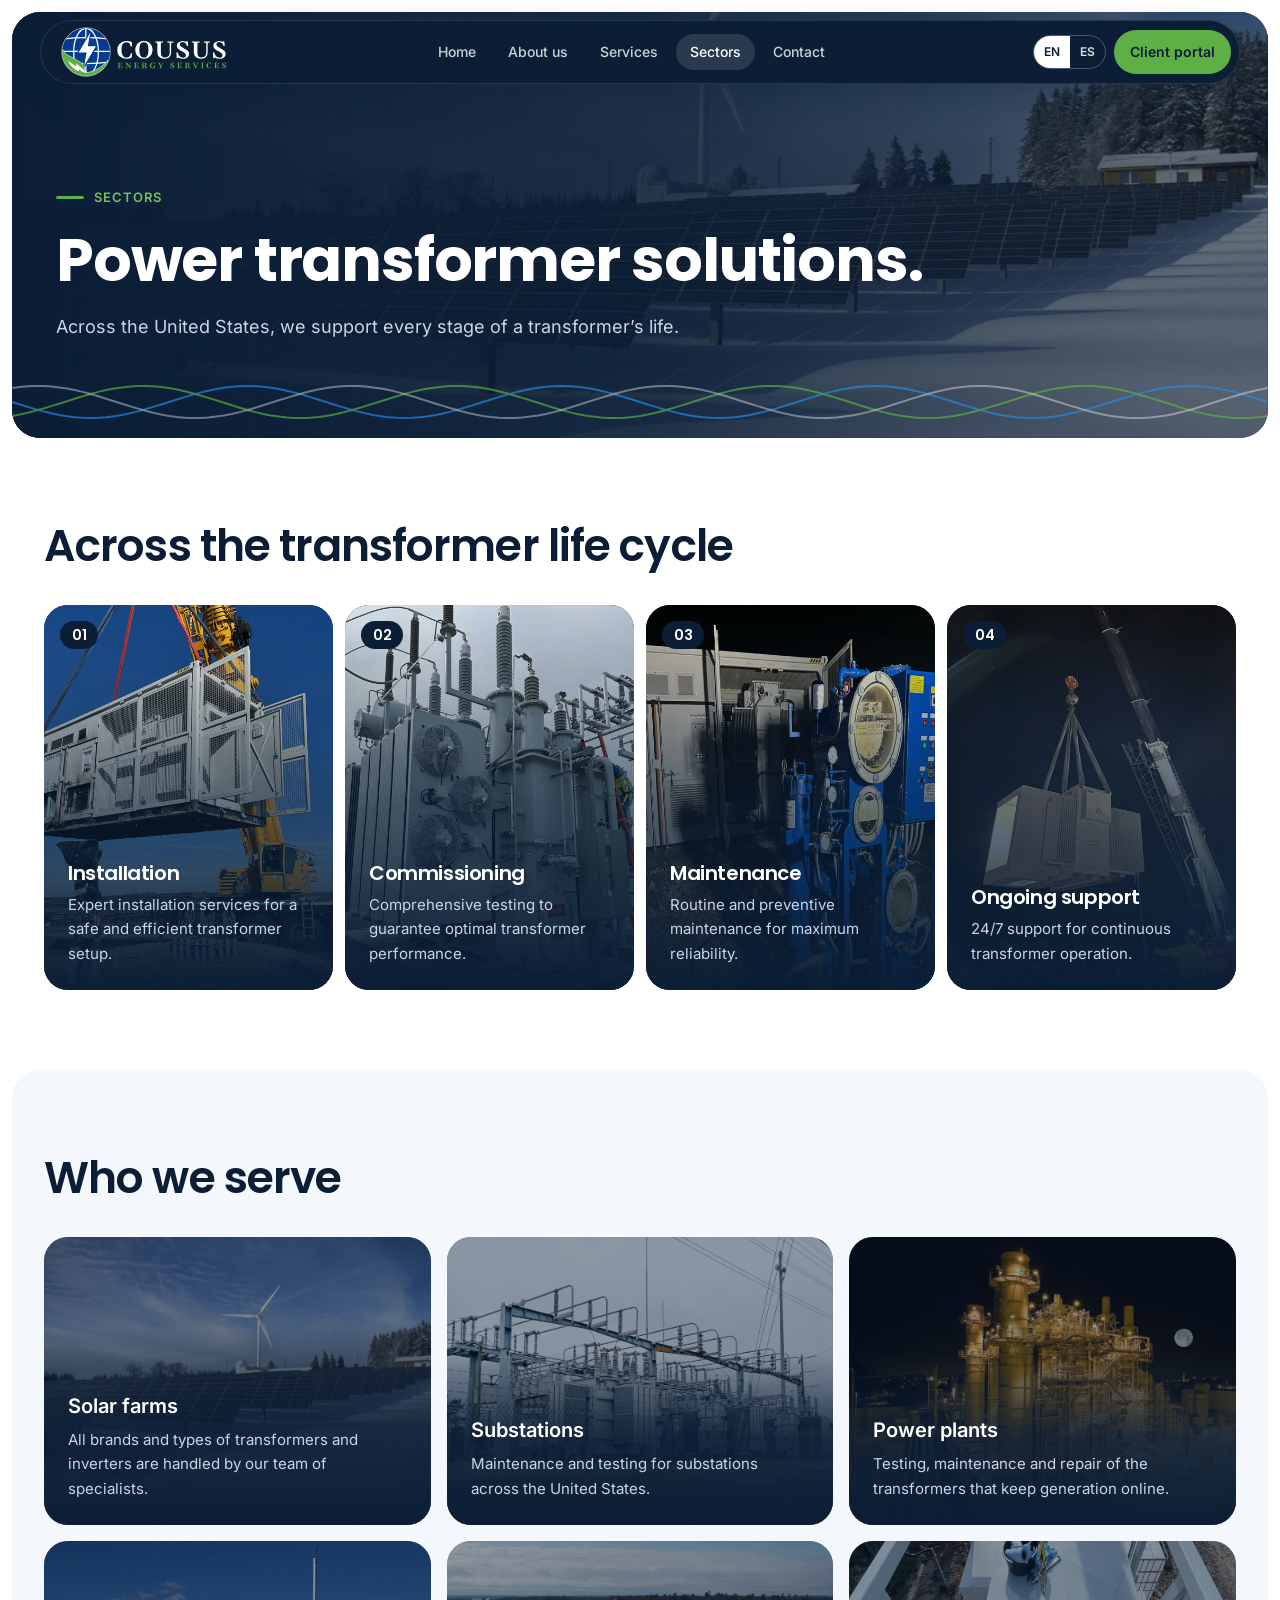
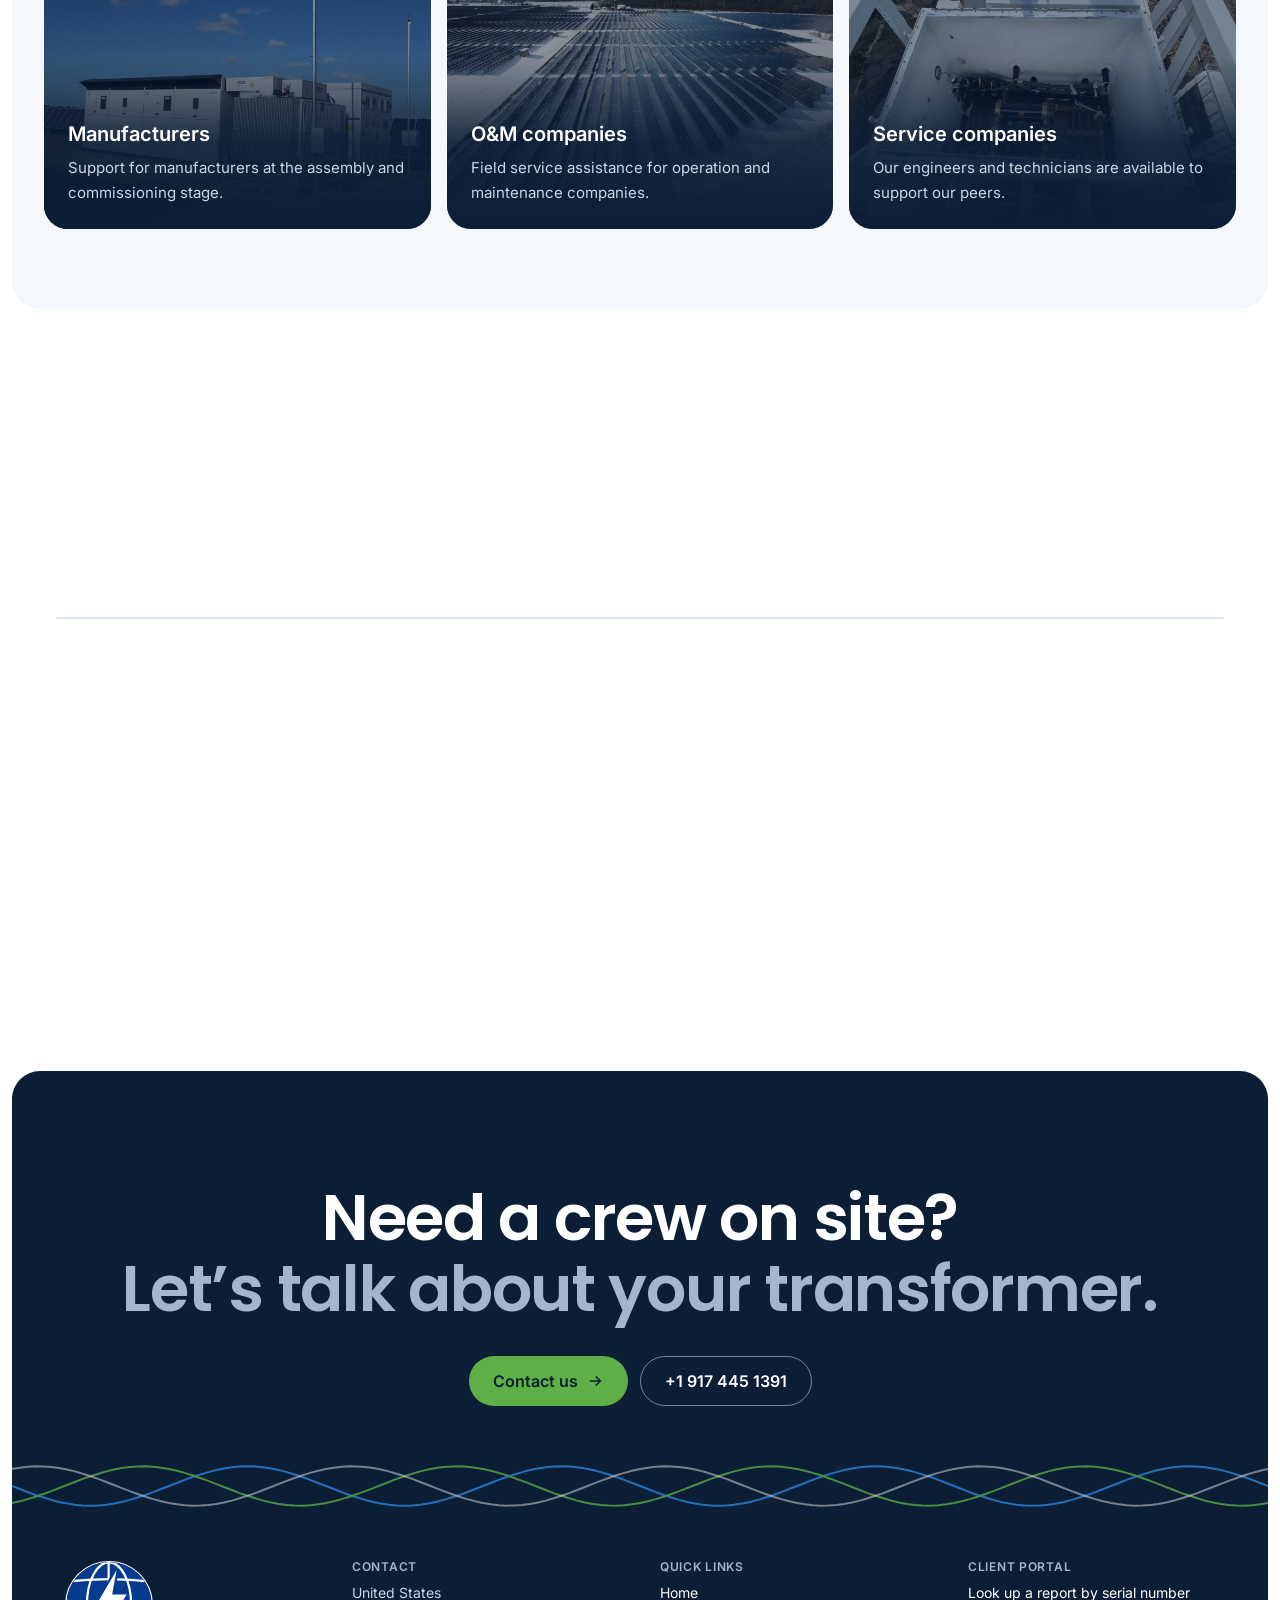
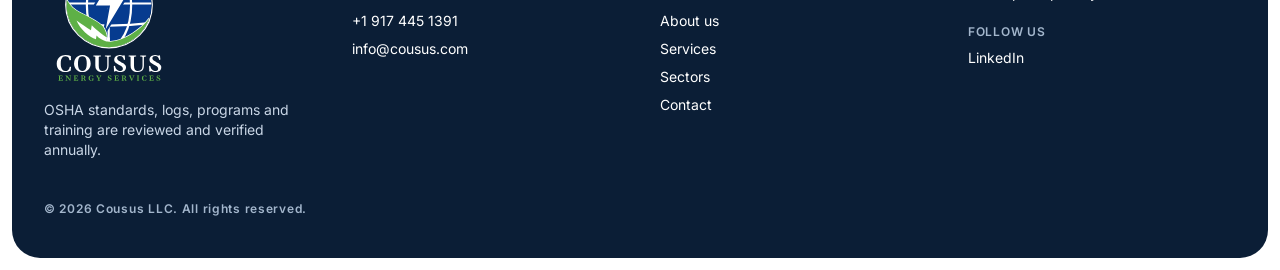
<file: sectors/index.html>
<!DOCTYPE html><html lang="en"><head><meta charset="utf-8"><meta name="viewport" content="width=device-width, initial-scale=1"><title>Sectors — Cousus Energy Services</title><meta name="description" content="Assembly, commissioning, electrical tests, oil analysis and warranty repairs for power transformers and solar inverters across the United States."><link rel="icon" type="image/svg+xml" href="/favicon.svg"><link rel="icon" type="image/png" sizes="64x64" href="/brand/favicon-64.png"><link rel="apple-touch-icon" href="/brand/cousus-icono-512.png"><link rel="alternate" hreflang="en" href="https://cousus.com/sectors/"><link rel="alternate" hreflang="es" href="https://cousus.com/es/sectors/"><meta property="og:title" content="Sectors — Cousus Energy Services"><meta property="og:description" content="Assembly, commissioning, electrical tests, oil analysis and warranty repairs for power transformers and solar inverters across the United States."><meta property="og:image" content="https://cousus.com/video/hero-poster.jpg"><meta name="theme-color" content="#0B1E36"><meta name="robots" content="noindex, nofollow"><!-- Marca que hay JavaScript: sin él, nada queda oculto a la espera de animarse --><script>document.documentElement.classList.add('js');</script><link rel="stylesheet" href="/_astro/images.yPDBNEIy.css"><style>.hero-photo[data-astro-cid-75ysl5lo]{animation:drift 1.6s var(--ease-out) both}.hero-in[data-astro-cid-75ysl5lo]{animation:rise .7s var(--ease-out) both;animation-delay:calc(var(--i) * 90ms)}@keyframes rise{0%{opacity:0;transform:translateY(16px)}}@keyframes drift{0%{transform:scale(1.05)}}@media (prefers-reduced-motion:reduce){.hero-photo[data-astro-cid-75ysl5lo]{animation:none}.hero-in[data-astro-cid-75ysl5lo]{animation:.3s both fade}@keyframes fade{0%{opacity:0}}}
.rail-fill[data-astro-cid-ayw6yuus]{transform:scaleX(1)}.js [data-astro-cid-ayw6yuus][data-reveal=rail]{opacity:1;transform:none}.js [data-astro-cid-ayw6yuus][data-reveal=rail] .rail-fill[data-astro-cid-ayw6yuus]{transition:transform 1.5s var(--ease-in-out);transform:scaleX(0)}.js [data-astro-cid-ayw6yuus][data-reveal=rail].is-in .rail-fill[data-astro-cid-ayw6yuus]{transform:scaleX(1)}.node-dot[data-astro-cid-ayw6yuus]{transition:background-color .2s ease, transform .3s var(--ease-out);transition-delay:calc(var(--n) * .3s + .12s)}.node[data-astro-cid-ayw6yuus]{position:relative}.js [data-astro-cid-ayw6yuus][data-reveal=rail] .node[data-astro-cid-ayw6yuus]{opacity:0;transition:opacity .6s var(--ease-out), transform .6s var(--ease-out);transition-delay:calc(var(--n) * .24s);transform:translateY(14px)}.js [data-astro-cid-ayw6yuus][data-reveal=rail].is-in .node[data-astro-cid-ayw6yuus]{opacity:1;transform:none}.is-in .node-dot[data-astro-cid-ayw6yuus],[data-astro-cid-ayw6yuus][data-done] .node-dot[data-astro-cid-ayw6yuus],html:not(.js) .node-dot[data-astro-cid-ayw6yuus]{background:var(--color-accent)}.rail-pulse[data-astro-cid-ayw6yuus]{opacity:0;animation:3.2s linear 1.5s infinite run}.is-in .rail-pulse[data-astro-cid-ayw6yuus],[data-astro-cid-ayw6yuus][data-done] .rail-pulse[data-astro-cid-ayw6yuus]{opacity:1}.rail-pulse[data-astro-cid-ayw6yuus] i[data-astro-cid-ayw6yuus]{background:linear-gradient(90deg, transparent, var(--color-accent));border-radius:2px;width:60px;height:2px;position:absolute;top:0;left:-60px}@keyframes run{0%{transform:translate(0)}to{transform:translate(100%)}}.node-img[data-astro-cid-ayw6yuus]{transition:transform .5s var(--ease-out)}@media (hover:hover) and (pointer:fine){.group[data-astro-cid-ayw6yuus]:hover .node-img[data-astro-cid-ayw6yuus]{transform:scale(1.04)}}@media (prefers-reduced-motion:reduce){.rail-pulse[data-astro-cid-ayw6yuus]{display:none}.node-dot[data-astro-cid-ayw6yuus]{background:var(--color-accent);transition:none}.node-img[data-astro-cid-ayw6yuus]{transition:none}.js [data-astro-cid-ayw6yuus][data-reveal=rail] .node[data-astro-cid-ayw6yuus]{opacity:1;transition:none;transform:none}.js [data-astro-cid-ayw6yuus][data-reveal=rail] .rail-fill[data-astro-cid-ayw6yuus]{transition:none;transform:scaleX(1)}}
.stage-img[data-astro-cid-5mom3yap]{transition:transform .5s var(--ease-out)}@media (hover:hover) and (pointer:fine){.stage[data-astro-cid-5mom3yap]:hover .stage-img[data-astro-cid-5mom3yap]{transform:scale(1.04)}}@media (prefers-reduced-motion:reduce){.stage-img[data-astro-cid-5mom3yap]{transition:none}}
</style></head><body class="bg-white font-sans text-ink antialiased"><a href="#main" class="sr-only focus:not-sr-only focus:fixed focus:left-4 focus:top-4 focus:z-50 focus:rounded focus:bg-accent focus:px-4 focus:py-2 focus:text-ink">Skip to content</a><header class="pointer-events-none fixed inset-x-0 top-4 z-40 px-4 sm:top-5 sm:px-6" data-astro-cid-nen7h5rs><div class="pointer-events-auto mx-auto flex max-w-[1200px] items-center justify-between gap-4 rounded-full border border-white/10 bg-ink py-1.5 pl-5 pr-2 text-white shadow-[0_10px_30px_rgb(11_30_54/0.28)]" data-astro-cid-nen7h5rs><a href="/" class="block shrink-0" aria-label="Cousus Energy Services" data-astro-cid-nen7h5rs><img src="/brand/cousus-logo-horizontal-fondo-oscuro.svg" alt="" width="169" height="50" class="h-[50px] w-auto" data-astro-cid-nen7h5rs></a><!-- Escritorio --><nav aria-label="Main" class="hidden items-center gap-1 text-sm lg:flex" data-astro-cid-nen7h5rs><a href="/" class="rounded-full px-3.5 py-2 font-medium text-white/80 no-underline transition-colors duration-150 hover:text-white aria-[current=page]:bg-white/12 aria-[current=page]:text-white" data-astro-cid-nen7h5rs>Home</a><a href="/about-us/" class="rounded-full px-3.5 py-2 font-medium text-white/80 no-underline transition-colors duration-150 hover:text-white aria-[current=page]:bg-white/12 aria-[current=page]:text-white" data-astro-cid-nen7h5rs>About us</a><a href="/services/" class="rounded-full px-3.5 py-2 font-medium text-white/80 no-underline transition-colors duration-150 hover:text-white aria-[current=page]:bg-white/12 aria-[current=page]:text-white" data-astro-cid-nen7h5rs>Services</a><a href="/sectors/" aria-current="page" class="rounded-full px-3.5 py-2 font-medium text-white/80 no-underline transition-colors duration-150 hover:text-white aria-[current=page]:bg-white/12 aria-[current=page]:text-white" data-astro-cid-nen7h5rs>Sectors</a><a href="/contact/" class="rounded-full px-3.5 py-2 font-medium text-white/80 no-underline transition-colors duration-150 hover:text-white aria-[current=page]:bg-white/12 aria-[current=page]:text-white" data-astro-cid-nen7h5rs>Contact</a></nav><div class="flex items-center gap-2" data-astro-cid-nen7h5rs><span class="flex overflow-hidden rounded-full border border-white/25 text-xs font-semibold" data-astro-cid-nen7h5rs><a href="/sectors/" hreflang="en" aria-current="true" class="px-2.5 py-2 no-underline bg-white text-ink" data-astro-cid-nen7h5rs>EN</a><a href="/es/sectors/" hreflang="es" class="px-2.5 py-2 no-underline text-white/85" data-astro-cid-nen7h5rs>ES</a></span><a href="https://ers.cousus.com/" target="_blank" rel="noopener" class="btn btn-green hidden !min-h-11 !px-4 !py-2 text-sm md:inline-flex" data-astro-cid-nen7h5rs>Client portal</a><!-- Móvil --><details class="group relative lg:hidden" data-menu data-astro-cid-nen7h5rs><summary class="press flex min-h-11 cursor-pointer list-none items-center gap-2 rounded-full border border-white/25 px-3 text-sm font-medium text-white [&amp;::-webkit-details-marker]:hidden" data-astro-cid-nen7h5rs><svg width="18" height="18" viewBox="0 0 24 24" fill="none" stroke="currentColor" stroke-width="2" aria-hidden="true" data-astro-cid-nen7h5rs><path d="M4 7h16M4 12h16M4 17h16" data-astro-cid-nen7h5rs></path></svg><span class="sr-only sm:not-sr-only" data-astro-cid-nen7h5rs>Menu</span></summary><nav aria-label="Mobile" class="menu-panel absolute right-0 top-full mt-3 flex w-60 flex-col rounded-3xl border border-white/10 bg-ink p-2 shadow-[0_10px_30px_rgb(11_30_54/0.28)]" data-astro-cid-nen7h5rs><a href="/" class="rounded-2xl px-4 py-3 text-sm text-white no-underline aria-[current=page]:bg-white/12 aria-[current=page]:font-semibold" data-astro-cid-nen7h5rs>Home</a><a href="/about-us/" class="rounded-2xl px-4 py-3 text-sm text-white no-underline aria-[current=page]:bg-white/12 aria-[current=page]:font-semibold" data-astro-cid-nen7h5rs>About us</a><a href="/services/" class="rounded-2xl px-4 py-3 text-sm text-white no-underline aria-[current=page]:bg-white/12 aria-[current=page]:font-semibold" data-astro-cid-nen7h5rs>Services</a><a href="/sectors/" aria-current="page" class="rounded-2xl px-4 py-3 text-sm text-white no-underline aria-[current=page]:bg-white/12 aria-[current=page]:font-semibold" data-astro-cid-nen7h5rs>Sectors</a><a href="/contact/" class="rounded-2xl px-4 py-3 text-sm text-white no-underline aria-[current=page]:bg-white/12 aria-[current=page]:font-semibold" data-astro-cid-nen7h5rs>Contact</a><a href="https://ers.cousus.com/" target="_blank" rel="noopener" class="btn btn-green mt-1 text-sm" data-astro-cid-nen7h5rs>Client portal</a></nav></details></div></div></header><script type="module">var e=document.querySelector(`[data-menu]`),t=e?.querySelector(`.menu-panel`),n=window.matchMedia(`(prefers-reduced-motion: reduce)`);e?.addEventListener(`toggle`,()=>{if(!e.open||!t)return;let r=n.matches?{opacity:0}:{opacity:0,transform:`scale(0.96) translateY(-4px)`};t.animate([r,{opacity:1,transform:`none`}],{duration:200,easing:`cubic-bezier(0.23, 1, 0.32, 1)`})});</script><main id="main"><section class="panel relative isolate mt-2 overflow-hidden bg-ink text-white sm:mt-3" data-astro-cid-75ysl5lo><img src="/media/2022/05/Solar-Farms-scaled.webp" alt="" class="hero-photo absolute inset-0 -z-20 h-full w-full object-cover" data-astro-cid-75ysl5lo><div class="absolute inset-0 -z-10 bg-gradient-to-r from-ink via-ink/88 to-ink/50" data-astro-cid-75ysl5lo></div><div class="mx-auto flex max-w-[1200px] flex-col gap-5 px-6 pb-24 pt-36 sm:pt-44 lg:px-4" data-astro-cid-75ysl5lo><span class="hero-in eyebrow text-accent-2" style="--i:0" data-astro-cid-75ysl5lo>SECTORS</span><h1 class="hero-in m-0 max-w-[900px] text-4xl leading-[1.08] sm:text-[60px]" style="--i:1" data-astro-cid-75ysl5lo>Power transformer solutions.</h1><p class="hero-in m-0 max-w-[700px] text-lg leading-relaxed text-mist" style="--i:2" data-astro-cid-75ysl5lo>Across the United States, we support every stage of a transformer’s life.</p></div><div class="pointer-events-none overflow-hidden absolute inset-x-0 bottom-4 h-10 opacity-70" aria-hidden="true" data-loop><svg class="wave-track block h-full w-[200%] min-w-[1600px]" style="--wave-speed:12s" viewBox="0 0 3200 40" preserveAspectRatio="none"><path d="M0 20.0L10 22.5L20 24.9L30 27.3L40 29.4L50 31.3L60 32.9L70 34.3L80 35.2L90 35.8L100 36.0L110 35.8L120 35.2L130 34.3L140 32.9L150 31.3L160 29.4L170 27.3L180 24.9L190 22.5L200 20.0L210 17.5L220 15.1L230 12.7L240 10.6L250 8.7L260 7.1L270 5.7L280 4.8L290 4.2L300 4.0L310 4.2L320 4.8L330 5.7L340 7.1L350 8.7L360 10.6L370 12.7L380 15.1L390 17.5L400 20.0L410 22.5L420 24.9L430 27.3L440 29.4L450 31.3L460 32.9L470 34.3L480 35.2L490 35.8L500 36.0L510 35.8L520 35.2L530 34.3L540 32.9L550 31.3L560 29.4L570 27.3L580 24.9L590 22.5L600 20.0L610 17.5L620 15.1L630 12.7L640 10.6L650 8.7L660 7.1L670 5.7L680 4.8L690 4.2L700 4.0L710 4.2L720 4.8L730 5.7L740 7.1L750 8.7L760 10.6L770 12.7L780 15.1L790 17.5L800 20.0L810 22.5L820 24.9L830 27.3L840 29.4L850 31.3L860 32.9L870 34.3L880 35.2L890 35.8L900 36.0L910 35.8L920 35.2L930 34.3L940 32.9L950 31.3L960 29.4L970 27.3L980 24.9L990 22.5L1000 20.0L1010 17.5L1020 15.1L1030 12.7L1040 10.6L1050 8.7L1060 7.1L1070 5.7L1080 4.8L1090 4.2L1100 4.0L1110 4.2L1120 4.8L1130 5.7L1140 7.1L1150 8.7L1160 10.6L1170 12.7L1180 15.1L1190 17.5L1200 20.0L1210 22.5L1220 24.9L1230 27.3L1240 29.4L1250 31.3L1260 32.9L1270 34.3L1280 35.2L1290 35.8L1300 36.0L1310 35.8L1320 35.2L1330 34.3L1340 32.9L1350 31.3L1360 29.4L1370 27.3L1380 24.9L1390 22.5L1400 20.0L1410 17.5L1420 15.1L1430 12.7L1440 10.6L1450 8.7L1460 7.1L1470 5.7L1480 4.8L1490 4.2L1500 4.0L1510 4.2L1520 4.8L1530 5.7L1540 7.1L1550 8.7L1560 10.6L1570 12.7L1580 15.1L1590 17.5L1600 20.0L1610 22.5L1620 24.9L1630 27.3L1640 29.4L1650 31.3L1660 32.9L1670 34.3L1680 35.2L1690 35.8L1700 36.0L1710 35.8L1720 35.2L1730 34.3L1740 32.9L1750 31.3L1760 29.4L1770 27.3L1780 24.9L1790 22.5L1800 20.0L1810 17.5L1820 15.1L1830 12.7L1840 10.6L1850 8.7L1860 7.1L1870 5.7L1880 4.8L1890 4.2L1900 4.0L1910 4.2L1920 4.8L1930 5.7L1940 7.1L1950 8.7L1960 10.6L1970 12.7L1980 15.1L1990 17.5L2000 20.0L2010 22.5L2020 24.9L2030 27.3L2040 29.4L2050 31.3L2060 32.9L2070 34.3L2080 35.2L2090 35.8L2100 36.0L2110 35.8L2120 35.2L2130 34.3L2140 32.9L2150 31.3L2160 29.4L2170 27.3L2180 24.9L2190 22.5L2200 20.0L2210 17.5L2220 15.1L2230 12.7L2240 10.6L2250 8.7L2260 7.1L2270 5.7L2280 4.8L2290 4.2L2300 4.0L2310 4.2L2320 4.8L2330 5.7L2340 7.1L2350 8.7L2360 10.6L2370 12.7L2380 15.1L2390 17.5L2400 20.0L2410 22.5L2420 24.9L2430 27.3L2440 29.4L2450 31.3L2460 32.9L2470 34.3L2480 35.2L2490 35.8L2500 36.0L2510 35.8L2520 35.2L2530 34.3L2540 32.9L2550 31.3L2560 29.4L2570 27.3L2580 24.9L2590 22.5L2600 20.0L2610 17.5L2620 15.1L2630 12.7L2640 10.6L2650 8.7L2660 7.1L2670 5.7L2680 4.8L2690 4.2L2700 4.0L2710 4.2L2720 4.8L2730 5.7L2740 7.1L2750 8.7L2760 10.6L2770 12.7L2780 15.1L2790 17.5L2800 20.0L2810 22.5L2820 24.9L2830 27.3L2840 29.4L2850 31.3L2860 32.9L2870 34.3L2880 35.2L2890 35.8L2900 36.0L2910 35.8L2920 35.2L2930 34.3L2940 32.9L2950 31.3L2960 29.4L2970 27.3L2980 24.9L2990 22.5L3000 20.0L3010 17.5L3020 15.1L3030 12.7L3040 10.6L3050 8.7L3060 7.1L3070 5.7L3080 4.8L3090 4.2L3100 4.0L3110 4.2L3120 4.8L3130 5.7L3140 7.1L3150 8.7L3160 10.6L3170 12.7L3180 15.1L3190 17.5L3200 20.0" fill="none" stroke="#2B8BE6" stroke-width="2" stroke-opacity="0.95" vector-effect="non-scaling-stroke"></path><path d="M0 33.9L10 32.4L20 30.7L30 28.7L40 26.5L50 24.1L60 21.7L70 19.2L80 16.7L90 14.3L100 12.0L110 9.9L120 8.1L130 6.6L140 5.4L150 4.5L160 4.1L170 4.0L180 4.3L190 5.1L200 6.1L210 7.6L220 9.3L230 11.3L240 13.5L250 15.9L260 18.3L270 20.8L280 23.3L290 25.7L300 28.0L310 30.1L320 31.9L330 33.4L340 34.6L350 35.5L360 35.9L370 36.0L380 35.7L390 34.9L400 33.9L410 32.4L420 30.7L430 28.7L440 26.5L450 24.1L460 21.7L470 19.2L480 16.7L490 14.3L500 12.0L510 9.9L520 8.1L530 6.6L540 5.4L550 4.5L560 4.1L570 4.0L580 4.3L590 5.1L600 6.1L610 7.6L620 9.3L630 11.3L640 13.5L650 15.9L660 18.3L670 20.8L680 23.3L690 25.7L700 28.0L710 30.1L720 31.9L730 33.4L740 34.6L750 35.5L760 35.9L770 36.0L780 35.7L790 34.9L800 33.9L810 32.4L820 30.7L830 28.7L840 26.5L850 24.1L860 21.7L870 19.2L880 16.7L890 14.3L900 12.0L910 9.9L920 8.1L930 6.6L940 5.4L950 4.5L960 4.1L970 4.0L980 4.3L990 5.1L1000 6.1L1010 7.6L1020 9.3L1030 11.3L1040 13.5L1050 15.9L1060 18.3L1070 20.8L1080 23.3L1090 25.7L1100 28.0L1110 30.1L1120 31.9L1130 33.4L1140 34.6L1150 35.5L1160 35.9L1170 36.0L1180 35.7L1190 34.9L1200 33.9L1210 32.4L1220 30.7L1230 28.7L1240 26.5L1250 24.1L1260 21.7L1270 19.2L1280 16.7L1290 14.3L1300 12.0L1310 9.9L1320 8.1L1330 6.6L1340 5.4L1350 4.5L1360 4.1L1370 4.0L1380 4.3L1390 5.1L1400 6.1L1410 7.6L1420 9.3L1430 11.3L1440 13.5L1450 15.9L1460 18.3L1470 20.8L1480 23.3L1490 25.7L1500 28.0L1510 30.1L1520 31.9L1530 33.4L1540 34.6L1550 35.5L1560 35.9L1570 36.0L1580 35.7L1590 34.9L1600 33.9L1610 32.4L1620 30.7L1630 28.7L1640 26.5L1650 24.1L1660 21.7L1670 19.2L1680 16.7L1690 14.3L1700 12.0L1710 9.9L1720 8.1L1730 6.6L1740 5.4L1750 4.5L1760 4.1L1770 4.0L1780 4.3L1790 5.1L1800 6.1L1810 7.6L1820 9.3L1830 11.3L1840 13.5L1850 15.9L1860 18.3L1870 20.8L1880 23.3L1890 25.7L1900 28.0L1910 30.1L1920 31.9L1930 33.4L1940 34.6L1950 35.5L1960 35.9L1970 36.0L1980 35.7L1990 34.9L2000 33.9L2010 32.4L2020 30.7L2030 28.7L2040 26.5L2050 24.1L2060 21.7L2070 19.2L2080 16.7L2090 14.3L2100 12.0L2110 9.9L2120 8.1L2130 6.6L2140 5.4L2150 4.5L2160 4.1L2170 4.0L2180 4.3L2190 5.1L2200 6.1L2210 7.6L2220 9.3L2230 11.3L2240 13.5L2250 15.9L2260 18.3L2270 20.8L2280 23.3L2290 25.7L2300 28.0L2310 30.1L2320 31.9L2330 33.4L2340 34.6L2350 35.5L2360 35.9L2370 36.0L2380 35.7L2390 34.9L2400 33.9L2410 32.4L2420 30.7L2430 28.7L2440 26.5L2450 24.1L2460 21.7L2470 19.2L2480 16.7L2490 14.3L2500 12.0L2510 9.9L2520 8.1L2530 6.6L2540 5.4L2550 4.5L2560 4.1L2570 4.0L2580 4.3L2590 5.1L2600 6.1L2610 7.6L2620 9.3L2630 11.3L2640 13.5L2650 15.9L2660 18.3L2670 20.8L2680 23.3L2690 25.7L2700 28.0L2710 30.1L2720 31.9L2730 33.4L2740 34.6L2750 35.5L2760 35.9L2770 36.0L2780 35.7L2790 34.9L2800 33.9L2810 32.4L2820 30.7L2830 28.7L2840 26.5L2850 24.1L2860 21.7L2870 19.2L2880 16.7L2890 14.3L2900 12.0L2910 9.9L2920 8.1L2930 6.6L2940 5.4L2950 4.5L2960 4.1L2970 4.0L2980 4.3L2990 5.1L3000 6.1L3010 7.6L3020 9.3L3030 11.3L3040 13.5L3050 15.9L3060 18.3L3070 20.8L3080 23.3L3090 25.7L3100 28.0L3110 30.1L3120 31.9L3130 33.4L3140 34.6L3150 35.5L3160 35.9L3170 36.0L3180 35.7L3190 34.9L3200 33.9" fill="none" stroke="#5EB046" stroke-width="2" stroke-opacity="0.95" vector-effect="non-scaling-stroke"></path><path d="M0 6.1L10 5.1L20 4.3L30 4.0L40 4.1L50 4.5L60 5.4L70 6.6L80 8.1L90 9.9L100 12.0L110 14.3L120 16.7L130 19.2L140 21.7L150 24.1L160 26.5L170 28.7L180 30.7L190 32.4L200 33.9L210 34.9L220 35.7L230 36.0L240 35.9L250 35.5L260 34.6L270 33.4L280 31.9L290 30.1L300 28.0L310 25.7L320 23.3L330 20.8L340 18.3L350 15.9L360 13.5L370 11.3L380 9.3L390 7.6L400 6.1L410 5.1L420 4.3L430 4.0L440 4.1L450 4.5L460 5.4L470 6.6L480 8.1L490 9.9L500 12.0L510 14.3L520 16.7L530 19.2L540 21.7L550 24.1L560 26.5L570 28.7L580 30.7L590 32.4L600 33.9L610 34.9L620 35.7L630 36.0L640 35.9L650 35.5L660 34.6L670 33.4L680 31.9L690 30.1L700 28.0L710 25.7L720 23.3L730 20.8L740 18.3L750 15.9L760 13.5L770 11.3L780 9.3L790 7.6L800 6.1L810 5.1L820 4.3L830 4.0L840 4.1L850 4.5L860 5.4L870 6.6L880 8.1L890 9.9L900 12.0L910 14.3L920 16.7L930 19.2L940 21.7L950 24.1L960 26.5L970 28.7L980 30.7L990 32.4L1000 33.9L1010 34.9L1020 35.7L1030 36.0L1040 35.9L1050 35.5L1060 34.6L1070 33.4L1080 31.9L1090 30.1L1100 28.0L1110 25.7L1120 23.3L1130 20.8L1140 18.3L1150 15.9L1160 13.5L1170 11.3L1180 9.3L1190 7.6L1200 6.1L1210 5.1L1220 4.3L1230 4.0L1240 4.1L1250 4.5L1260 5.4L1270 6.6L1280 8.1L1290 9.9L1300 12.0L1310 14.3L1320 16.7L1330 19.2L1340 21.7L1350 24.1L1360 26.5L1370 28.7L1380 30.7L1390 32.4L1400 33.9L1410 34.9L1420 35.7L1430 36.0L1440 35.9L1450 35.5L1460 34.6L1470 33.4L1480 31.9L1490 30.1L1500 28.0L1510 25.7L1520 23.3L1530 20.8L1540 18.3L1550 15.9L1560 13.5L1570 11.3L1580 9.3L1590 7.6L1600 6.1L1610 5.1L1620 4.3L1630 4.0L1640 4.1L1650 4.5L1660 5.4L1670 6.6L1680 8.1L1690 9.9L1700 12.0L1710 14.3L1720 16.7L1730 19.2L1740 21.7L1750 24.1L1760 26.5L1770 28.7L1780 30.7L1790 32.4L1800 33.9L1810 34.9L1820 35.7L1830 36.0L1840 35.9L1850 35.5L1860 34.6L1870 33.4L1880 31.9L1890 30.1L1900 28.0L1910 25.7L1920 23.3L1930 20.8L1940 18.3L1950 15.9L1960 13.5L1970 11.3L1980 9.3L1990 7.6L2000 6.1L2010 5.1L2020 4.3L2030 4.0L2040 4.1L2050 4.5L2060 5.4L2070 6.6L2080 8.1L2090 9.9L2100 12.0L2110 14.3L2120 16.7L2130 19.2L2140 21.7L2150 24.1L2160 26.5L2170 28.7L2180 30.7L2190 32.4L2200 33.9L2210 34.9L2220 35.7L2230 36.0L2240 35.9L2250 35.5L2260 34.6L2270 33.4L2280 31.9L2290 30.1L2300 28.0L2310 25.7L2320 23.3L2330 20.8L2340 18.3L2350 15.9L2360 13.5L2370 11.3L2380 9.3L2390 7.6L2400 6.1L2410 5.1L2420 4.3L2430 4.0L2440 4.1L2450 4.5L2460 5.4L2470 6.6L2480 8.1L2490 9.9L2500 12.0L2510 14.3L2520 16.7L2530 19.2L2540 21.7L2550 24.1L2560 26.5L2570 28.7L2580 30.7L2590 32.4L2600 33.9L2610 34.9L2620 35.7L2630 36.0L2640 35.9L2650 35.5L2660 34.6L2670 33.4L2680 31.9L2690 30.1L2700 28.0L2710 25.7L2720 23.3L2730 20.8L2740 18.3L2750 15.9L2760 13.5L2770 11.3L2780 9.3L2790 7.6L2800 6.1L2810 5.1L2820 4.3L2830 4.0L2840 4.1L2850 4.5L2860 5.4L2870 6.6L2880 8.1L2890 9.9L2900 12.0L2910 14.3L2920 16.7L2930 19.2L2940 21.7L2950 24.1L2960 26.5L2970 28.7L2980 30.7L2990 32.4L3000 33.9L3010 34.9L3020 35.7L3030 36.0L3040 35.9L3050 35.5L3060 34.6L3070 33.4L3080 31.9L3090 30.1L3100 28.0L3110 25.7L3120 23.3L3130 20.8L3140 18.3L3150 15.9L3160 13.5L3170 11.3L3180 9.3L3190 7.6L3200 6.1" fill="none" stroke="#FFFFFF" stroke-width="2" stroke-opacity="0.55" vector-effect="non-scaling-stroke"></path></svg></div></section><section class="mx-auto flex max-w-[1240px] flex-col gap-8 px-6 py-20" data-astro-cid-5mom3yap><h2 class="m-0 text-3xl leading-tight sm:text-[44px]" data-astro-cid-5mom3yap>Across the transformer life cycle</h2><ol data-stagger class="m-0 grid list-none grid-cols-1 gap-3 p-0 sm:grid-cols-2 lg:grid-cols-4" data-astro-cid-5mom3yap><li class="stage group relative isolate flex aspect-[4/3] flex-col justify-end overflow-hidden rounded-3xl bg-ink text-white sm:aspect-[3/4]" data-astro-cid-5mom3yap><img src="/media/2025/01/Coniglio-2.webp" alt="" loading="lazy" class="stage-img absolute inset-0 -z-20 h-full w-full object-cover" data-astro-cid-5mom3yap><div class="absolute inset-0 -z-10 bg-gradient-to-t from-ink via-ink/60 to-transparent" data-astro-cid-5mom3yap></div><span class="font-display absolute left-4 top-4 rounded-full bg-ink px-3 py-1 text-sm font-semibold" data-astro-cid-5mom3yap>01</span><div class="flex flex-col gap-1.5 p-6" data-astro-cid-5mom3yap><strong class="font-display text-xl" data-astro-cid-5mom3yap>Installation</strong><p class="m-0 text-[15px] leading-relaxed text-mist" data-astro-cid-5mom3yap>Expert installation services for a safe and efficient transformer setup.</p></div></li><li class="stage group relative isolate flex aspect-[4/3] flex-col justify-end overflow-hidden rounded-3xl bg-ink text-white sm:aspect-[3/4]" data-astro-cid-5mom3yap><img src="/media/2025/01/Rio-rancho-2-2.webp" alt="" loading="lazy" class="stage-img absolute inset-0 -z-20 h-full w-full object-cover" data-astro-cid-5mom3yap><div class="absolute inset-0 -z-10 bg-gradient-to-t from-ink via-ink/60 to-transparent" data-astro-cid-5mom3yap></div><span class="font-display absolute left-4 top-4 rounded-full bg-ink px-3 py-1 text-sm font-semibold" data-astro-cid-5mom3yap>02</span><div class="flex flex-col gap-1.5 p-6" data-astro-cid-5mom3yap><strong class="font-display text-xl" data-astro-cid-5mom3yap>Commissioning</strong><p class="m-0 text-[15px] leading-relaxed text-mist" data-astro-cid-5mom3yap>Comprehensive testing to guarantee optimal transformer performance.</p></div></li><li class="stage group relative isolate flex aspect-[4/3] flex-col justify-end overflow-hidden rounded-3xl bg-ink text-white sm:aspect-[3/4]" data-astro-cid-5mom3yap><img src="/media/2025/01/Lily-Solar-2.webp" alt="" loading="lazy" class="stage-img absolute inset-0 -z-20 h-full w-full object-cover" data-astro-cid-5mom3yap><div class="absolute inset-0 -z-10 bg-gradient-to-t from-ink via-ink/60 to-transparent" data-astro-cid-5mom3yap></div><span class="font-display absolute left-4 top-4 rounded-full bg-ink px-3 py-1 text-sm font-semibold" data-astro-cid-5mom3yap>03</span><div class="flex flex-col gap-1.5 p-6" data-astro-cid-5mom3yap><strong class="font-display text-xl" data-astro-cid-5mom3yap>Maintenance</strong><p class="m-0 text-[15px] leading-relaxed text-mist" data-astro-cid-5mom3yap>Routine and preventive maintenance for maximum reliability.</p></div></li><li class="stage group relative isolate flex aspect-[4/3] flex-col justify-end overflow-hidden rounded-3xl bg-ink text-white sm:aspect-[3/4]" data-astro-cid-5mom3yap><img src="/media/2025/01/Townsite4-1.webp" alt="" loading="lazy" class="stage-img absolute inset-0 -z-20 h-full w-full object-cover" data-astro-cid-5mom3yap><div class="absolute inset-0 -z-10 bg-gradient-to-t from-ink via-ink/60 to-transparent" data-astro-cid-5mom3yap></div><span class="font-display absolute left-4 top-4 rounded-full bg-ink px-3 py-1 text-sm font-semibold" data-astro-cid-5mom3yap>04</span><div class="flex flex-col gap-1.5 p-6" data-astro-cid-5mom3yap><strong class="font-display text-xl" data-astro-cid-5mom3yap>Ongoing support</strong><p class="m-0 text-[15px] leading-relaxed text-mist" data-astro-cid-5mom3yap>24/7 support for continuous transformer operation.</p></div></li></ol></section><section class="panel bg-paper" data-astro-cid-5mom3yap><div class="mx-auto flex max-w-[1240px] flex-col gap-8 px-6 py-20" data-astro-cid-5mom3yap><h2 class="m-0 text-3xl leading-tight sm:text-[44px]" data-astro-cid-5mom3yap>Who we serve</h2><ul data-stagger class="m-0 grid list-none grid-cols-1 gap-4 p-0 md:grid-cols-2 lg:grid-cols-3" data-astro-cid-5mom3yap><li class="group relative flex min-h-72 flex-col justify-end overflow-hidden rounded-3xl bg-ink" data-astro-cid-5mom3yap><img src="/media/2022/05/Solar-Farms-scaled.webp" alt="" loading="lazy" class="absolute inset-0 h-full w-full object-cover opacity-55 transition-transform duration-500 ease-(--ease-out) [@media(hover:hover)]:group-hover:scale-105" data-astro-cid-5mom3yap><div class="relative flex flex-col gap-2 bg-gradient-to-t from-ink via-ink/85 to-transparent p-6 pt-16 text-white" data-astro-cid-5mom3yap><strong class="text-xl" data-astro-cid-5mom3yap>Solar farms</strong><p class="m-0 text-[15px] leading-relaxed text-mist" data-astro-cid-5mom3yap>All brands and types of transformers and inverters are handled by our team of specialists.</p></div></li><li class="group relative flex min-h-72 flex-col justify-end overflow-hidden rounded-3xl bg-ink" data-astro-cid-5mom3yap><img src="/media/2022/05/Substations-scaled.webp" alt="" loading="lazy" class="absolute inset-0 h-full w-full object-cover opacity-55 transition-transform duration-500 ease-(--ease-out) [@media(hover:hover)]:group-hover:scale-105" data-astro-cid-5mom3yap><div class="relative flex flex-col gap-2 bg-gradient-to-t from-ink via-ink/85 to-transparent p-6 pt-16 text-white" data-astro-cid-5mom3yap><strong class="text-xl" data-astro-cid-5mom3yap>Substations</strong><p class="m-0 text-[15px] leading-relaxed text-mist" data-astro-cid-5mom3yap>Maintenance and testing for substations across the United States.</p></div></li><li class="group relative flex min-h-72 flex-col justify-end overflow-hidden rounded-3xl bg-ink" data-astro-cid-5mom3yap><img src="/media/2022/05/Power-Plants-scaled.webp" alt="" loading="lazy" class="absolute inset-0 h-full w-full object-cover opacity-55 transition-transform duration-500 ease-(--ease-out) [@media(hover:hover)]:group-hover:scale-105" data-astro-cid-5mom3yap><div class="relative flex flex-col gap-2 bg-gradient-to-t from-ink via-ink/85 to-transparent p-6 pt-16 text-white" data-astro-cid-5mom3yap><strong class="text-xl" data-astro-cid-5mom3yap>Power plants</strong><p class="m-0 text-[15px] leading-relaxed text-mist" data-astro-cid-5mom3yap>Testing, maintenance and repair of the transformers that keep generation online.</p></div></li><li class="group relative flex min-h-72 flex-col justify-end overflow-hidden rounded-3xl bg-ink" data-astro-cid-5mom3yap><img src="/media/2022/05/Manufacturers.webp" alt="" loading="lazy" class="absolute inset-0 h-full w-full object-cover opacity-55 transition-transform duration-500 ease-(--ease-out) [@media(hover:hover)]:group-hover:scale-105" data-astro-cid-5mom3yap><div class="relative flex flex-col gap-2 bg-gradient-to-t from-ink via-ink/85 to-transparent p-6 pt-16 text-white" data-astro-cid-5mom3yap><strong class="text-xl" data-astro-cid-5mom3yap>Manufacturers</strong><p class="m-0 text-[15px] leading-relaxed text-mist" data-astro-cid-5mom3yap>Support for manufacturers at the assembly and commissioning stage.</p></div></li><li class="group relative flex min-h-72 flex-col justify-end overflow-hidden rounded-3xl bg-ink" data-astro-cid-5mom3yap><img src="/media/2022/05/OM-scaled.webp" alt="" loading="lazy" class="absolute inset-0 h-full w-full object-cover opacity-55 transition-transform duration-500 ease-(--ease-out) [@media(hover:hover)]:group-hover:scale-105" data-astro-cid-5mom3yap><div class="relative flex flex-col gap-2 bg-gradient-to-t from-ink via-ink/85 to-transparent p-6 pt-16 text-white" data-astro-cid-5mom3yap><strong class="text-xl" data-astro-cid-5mom3yap>O&amp;M companies</strong><p class="m-0 text-[15px] leading-relaxed text-mist" data-astro-cid-5mom3yap>Field service assistance for operation and maintenance companies.</p></div></li><li class="group relative flex min-h-72 flex-col justify-end overflow-hidden rounded-3xl bg-ink" data-astro-cid-5mom3yap><img src="/media/2025/01/DBD-1.webp" alt="" loading="lazy" class="absolute inset-0 h-full w-full object-cover opacity-55 transition-transform duration-500 ease-(--ease-out) [@media(hover:hover)]:group-hover:scale-105" data-astro-cid-5mom3yap><div class="relative flex flex-col gap-2 bg-gradient-to-t from-ink via-ink/85 to-transparent p-6 pt-16 text-white" data-astro-cid-5mom3yap><strong class="text-xl" data-astro-cid-5mom3yap>Service companies</strong><p class="m-0 text-[15px] leading-relaxed text-mist" data-astro-cid-5mom3yap>Our engineers and technicians are available to support our peers.</p></div></li></ul></div></section><section id="grid" data-astro-cid-ayw6yuus><div class="mx-auto flex max-w-[1200px] flex-col gap-12 px-6 py-20 lg:px-4 lg:py-28" data-astro-cid-ayw6yuus><div class="flex max-w-[720px] flex-col gap-3" data-reveal data-astro-cid-ayw6yuus><span class="eyebrow text-brand-blue" data-astro-cid-ayw6yuus>WHERE WE WORK IN THE GRID</span><h2 class="m-0 text-3xl leading-tight sm:text-[44px]" data-astro-cid-ayw6yuus>From generation to the utility, one partner on site.</h2></div><div class="relative" data-reveal="rail" data-astro-cid-ayw6yuus><!-- Línea de energía (solo en pantallas anchas) --><div data-loop class="rail absolute inset-x-0 top-[7px] hidden h-0.5 overflow-hidden bg-rule lg:block" aria-hidden="true" data-astro-cid-ayw6yuus><span class="rail-fill absolute inset-0 origin-left bg-brand" data-astro-cid-ayw6yuus></span><span class="rail-pulse absolute inset-0" data-astro-cid-ayw6yuus><i data-astro-cid-ayw6yuus></i></span></div><ol class="relative m-0 grid list-none grid-cols-1 gap-4 p-0 sm:grid-cols-2 lg:grid-cols-5 lg:gap-3" data-astro-cid-ayw6yuus><li class="node flex flex-col gap-4 lg:pt-8" style="--n:0" data-astro-cid-ayw6yuus><span class="node-dot absolute top-0 hidden h-4 w-4 rounded-full border-[3px] border-white bg-rule lg:block" aria-hidden="true" data-astro-cid-ayw6yuus></span><div class="group flex h-full flex-col overflow-hidden rounded-3xl bg-paper" data-astro-cid-ayw6yuus><div class="overflow-hidden" data-astro-cid-ayw6yuus><img src="/media/2022/05/Power-Plants-scaled.webp" alt="" loading="lazy" class="node-img aspect-[4/3] w-full object-cover" data-astro-cid-ayw6yuus></div><div class="flex flex-col gap-1.5 p-5" data-astro-cid-ayw6yuus><span class="label text-brand-blue" data-astro-cid-ayw6yuus>01 · GEN</span><strong class="font-display text-lg leading-snug" data-astro-cid-ayw6yuus>Power plants</strong><span class="text-sm leading-normal text-body" data-astro-cid-ayw6yuus>Step-up transformer commissioning and testing.</span></div></div></li><li class="node flex flex-col gap-4 lg:pt-8" style="--n:1" data-astro-cid-ayw6yuus><span class="node-dot absolute top-0 hidden h-4 w-4 rounded-full border-[3px] border-white bg-rule lg:block" aria-hidden="true" data-astro-cid-ayw6yuus></span><div class="group flex h-full flex-col overflow-hidden rounded-3xl bg-paper" data-astro-cid-ayw6yuus><div class="overflow-hidden" data-astro-cid-ayw6yuus><img src="/media/2022/05/Solar-Farms-scaled.webp" alt="" loading="lazy" class="node-img aspect-[4/3] w-full object-cover" data-astro-cid-ayw6yuus></div><div class="flex flex-col gap-1.5 p-5" data-astro-cid-ayw6yuus><span class="label text-brand-blue" data-astro-cid-ayw6yuus>02 · PV</span><strong class="font-display text-lg leading-snug" data-astro-cid-ayw6yuus>Solar farms</strong><span class="text-sm leading-normal text-body" data-astro-cid-ayw6yuus>All brands and types of transformers and inverters.</span></div></div></li><li class="node flex flex-col gap-4 lg:pt-8" style="--n:2" data-astro-cid-ayw6yuus><span class="node-dot absolute top-0 hidden h-4 w-4 rounded-full border-[3px] border-white bg-rule lg:block" aria-hidden="true" data-astro-cid-ayw6yuus></span><div class="group flex h-full flex-col overflow-hidden rounded-3xl bg-paper" data-astro-cid-ayw6yuus><div class="overflow-hidden" data-astro-cid-ayw6yuus><img src="/media/2022/05/Substations-scaled.webp" alt="" loading="lazy" class="node-img aspect-[4/3] w-full object-cover" data-astro-cid-ayw6yuus></div><div class="flex flex-col gap-1.5 p-5" data-astro-cid-ayw6yuus><span class="label text-brand-blue" data-astro-cid-ayw6yuus>03 · SUB</span><strong class="font-display text-lg leading-snug" data-astro-cid-ayw6yuus>Substations</strong><span class="text-sm leading-normal text-body" data-astro-cid-ayw6yuus>Predictive and corrective maintenance, OLTC service.</span></div></div></li><li class="node flex flex-col gap-4 lg:pt-8" style="--n:3" data-astro-cid-ayw6yuus><span class="node-dot absolute top-0 hidden h-4 w-4 rounded-full border-[3px] border-white bg-rule lg:block" aria-hidden="true" data-astro-cid-ayw6yuus></span><div class="group flex h-full flex-col overflow-hidden rounded-3xl bg-paper" data-astro-cid-ayw6yuus><div class="overflow-hidden" data-astro-cid-ayw6yuus><img src="/media/2022/05/Manufacturers.webp" alt="" loading="lazy" class="node-img aspect-[4/3] w-full object-cover" data-astro-cid-ayw6yuus></div><div class="flex flex-col gap-1.5 p-5" data-astro-cid-ayw6yuus><span class="label text-brand-blue" data-astro-cid-ayw6yuus>04 · OEM</span><strong class="font-display text-lg leading-snug" data-astro-cid-ayw6yuus>Manufacturers</strong><span class="text-sm leading-normal text-body" data-astro-cid-ayw6yuus>Support at the assembly and commissioning stage.</span></div></div></li><li class="node flex flex-col gap-4 lg:pt-8" style="--n:4" data-astro-cid-ayw6yuus><span class="node-dot absolute top-0 hidden h-4 w-4 rounded-full border-[3px] border-white bg-rule lg:block" aria-hidden="true" data-astro-cid-ayw6yuus></span><div class="group flex h-full flex-col overflow-hidden rounded-3xl bg-paper" data-astro-cid-ayw6yuus><div class="overflow-hidden" data-astro-cid-ayw6yuus><img src="/media/2022/05/OM-scaled.webp" alt="" loading="lazy" class="node-img aspect-[4/3] w-full object-cover" data-astro-cid-ayw6yuus></div><div class="flex flex-col gap-1.5 p-5" data-astro-cid-ayw6yuus><span class="label text-brand-blue" data-astro-cid-ayw6yuus>05 · O&amp;M</span><strong class="font-display text-lg leading-snug" data-astro-cid-ayw6yuus>O&amp;M companies</strong><span class="text-sm leading-normal text-body" data-astro-cid-ayw6yuus>Field service assistance for operators.</span></div></div></li></ol></div></div></section></main><footer class="panel mb-2 mt-3 overflow-hidden bg-ink text-white sm:mb-3"><div class="mx-auto flex max-w-[1160px] flex-col items-center gap-8 px-6 pb-14 pt-20 text-center lg:pt-28"><h2 class="m-0 text-4xl leading-[1.1] sm:text-[64px]"><span class="block">Need a crew on site?</span><span class="block text-mist-2">Let’s talk about your transformer.</span></h2><div class="flex flex-wrap justify-center gap-3"><a href="/contact/" class="btn btn-green">Contact us<svg class="btn-arrow" width="18" height="18" viewBox="0 0 24 24" fill="none" stroke="currentColor" stroke-width="2.2" aria-hidden="true"><path d="M5 12h14M13 6l6 6-6 6"></path></svg></a><a href="tel:+19174451391" class="btn btn-ghost">+1 917 445 1391</a></div></div><div class="pointer-events-none overflow-hidden h-12 opacity-80" aria-hidden="true" data-loop><svg class="wave-track block h-full w-[200%] min-w-[1600px]" style="--wave-speed:12s" viewBox="0 0 3200 44" preserveAspectRatio="none"><path d="M0 22.0L10 24.8L20 27.6L30 30.2L40 32.6L50 34.7L60 36.6L70 38.0L80 39.1L90 39.8L100 40.0L110 39.8L120 39.1L130 38.0L140 36.6L150 34.7L160 32.6L170 30.2L180 27.6L190 24.8L200 22.0L210 19.2L220 16.4L230 13.8L240 11.4L250 9.3L260 7.4L270 6.0L280 4.9L290 4.2L300 4.0L310 4.2L320 4.9L330 6.0L340 7.4L350 9.3L360 11.4L370 13.8L380 16.4L390 19.2L400 22.0L410 24.8L420 27.6L430 30.2L440 32.6L450 34.7L460 36.6L470 38.0L480 39.1L490 39.8L500 40.0L510 39.8L520 39.1L530 38.0L540 36.6L550 34.7L560 32.6L570 30.2L580 27.6L590 24.8L600 22.0L610 19.2L620 16.4L630 13.8L640 11.4L650 9.3L660 7.4L670 6.0L680 4.9L690 4.2L700 4.0L710 4.2L720 4.9L730 6.0L740 7.4L750 9.3L760 11.4L770 13.8L780 16.4L790 19.2L800 22.0L810 24.8L820 27.6L830 30.2L840 32.6L850 34.7L860 36.6L870 38.0L880 39.1L890 39.8L900 40.0L910 39.8L920 39.1L930 38.0L940 36.6L950 34.7L960 32.6L970 30.2L980 27.6L990 24.8L1000 22.0L1010 19.2L1020 16.4L1030 13.8L1040 11.4L1050 9.3L1060 7.4L1070 6.0L1080 4.9L1090 4.2L1100 4.0L1110 4.2L1120 4.9L1130 6.0L1140 7.4L1150 9.3L1160 11.4L1170 13.8L1180 16.4L1190 19.2L1200 22.0L1210 24.8L1220 27.6L1230 30.2L1240 32.6L1250 34.7L1260 36.6L1270 38.0L1280 39.1L1290 39.8L1300 40.0L1310 39.8L1320 39.1L1330 38.0L1340 36.6L1350 34.7L1360 32.6L1370 30.2L1380 27.6L1390 24.8L1400 22.0L1410 19.2L1420 16.4L1430 13.8L1440 11.4L1450 9.3L1460 7.4L1470 6.0L1480 4.9L1490 4.2L1500 4.0L1510 4.2L1520 4.9L1530 6.0L1540 7.4L1550 9.3L1560 11.4L1570 13.8L1580 16.4L1590 19.2L1600 22.0L1610 24.8L1620 27.6L1630 30.2L1640 32.6L1650 34.7L1660 36.6L1670 38.0L1680 39.1L1690 39.8L1700 40.0L1710 39.8L1720 39.1L1730 38.0L1740 36.6L1750 34.7L1760 32.6L1770 30.2L1780 27.6L1790 24.8L1800 22.0L1810 19.2L1820 16.4L1830 13.8L1840 11.4L1850 9.3L1860 7.4L1870 6.0L1880 4.9L1890 4.2L1900 4.0L1910 4.2L1920 4.9L1930 6.0L1940 7.4L1950 9.3L1960 11.4L1970 13.8L1980 16.4L1990 19.2L2000 22.0L2010 24.8L2020 27.6L2030 30.2L2040 32.6L2050 34.7L2060 36.6L2070 38.0L2080 39.1L2090 39.8L2100 40.0L2110 39.8L2120 39.1L2130 38.0L2140 36.6L2150 34.7L2160 32.6L2170 30.2L2180 27.6L2190 24.8L2200 22.0L2210 19.2L2220 16.4L2230 13.8L2240 11.4L2250 9.3L2260 7.4L2270 6.0L2280 4.9L2290 4.2L2300 4.0L2310 4.2L2320 4.9L2330 6.0L2340 7.4L2350 9.3L2360 11.4L2370 13.8L2380 16.4L2390 19.2L2400 22.0L2410 24.8L2420 27.6L2430 30.2L2440 32.6L2450 34.7L2460 36.6L2470 38.0L2480 39.1L2490 39.8L2500 40.0L2510 39.8L2520 39.1L2530 38.0L2540 36.6L2550 34.7L2560 32.6L2570 30.2L2580 27.6L2590 24.8L2600 22.0L2610 19.2L2620 16.4L2630 13.8L2640 11.4L2650 9.3L2660 7.4L2670 6.0L2680 4.9L2690 4.2L2700 4.0L2710 4.2L2720 4.9L2730 6.0L2740 7.4L2750 9.3L2760 11.4L2770 13.8L2780 16.4L2790 19.2L2800 22.0L2810 24.8L2820 27.6L2830 30.2L2840 32.6L2850 34.7L2860 36.6L2870 38.0L2880 39.1L2890 39.8L2900 40.0L2910 39.8L2920 39.1L2930 38.0L2940 36.6L2950 34.7L2960 32.6L2970 30.2L2980 27.6L2990 24.8L3000 22.0L3010 19.2L3020 16.4L3030 13.8L3040 11.4L3050 9.3L3060 7.4L3070 6.0L3080 4.9L3090 4.2L3100 4.0L3110 4.2L3120 4.9L3130 6.0L3140 7.4L3150 9.3L3160 11.4L3170 13.8L3180 16.4L3190 19.2L3200 22.0" fill="none" stroke="#2B8BE6" stroke-width="2" stroke-opacity="0.95" vector-effect="non-scaling-stroke"></path><path d="M0 37.6L10 36.0L20 34.0L30 31.8L40 29.3L50 26.7L60 23.9L70 21.1L80 18.3L90 15.5L100 13.0L110 10.7L120 8.6L130 6.9L140 5.6L150 4.6L160 4.1L170 4.0L180 4.4L190 5.2L200 6.4L210 8.0L220 10.0L230 12.2L240 14.7L250 17.3L260 20.1L270 22.9L280 25.7L290 28.5L300 31.0L310 33.3L320 35.4L330 37.1L340 38.4L350 39.4L360 39.9L370 40.0L380 39.6L390 38.8L400 37.6L410 36.0L420 34.0L430 31.8L440 29.3L450 26.7L460 23.9L470 21.1L480 18.3L490 15.5L500 13.0L510 10.7L520 8.6L530 6.9L540 5.6L550 4.6L560 4.1L570 4.0L580 4.4L590 5.2L600 6.4L610 8.0L620 10.0L630 12.2L640 14.7L650 17.3L660 20.1L670 22.9L680 25.7L690 28.5L700 31.0L710 33.3L720 35.4L730 37.1L740 38.4L750 39.4L760 39.9L770 40.0L780 39.6L790 38.8L800 37.6L810 36.0L820 34.0L830 31.8L840 29.3L850 26.7L860 23.9L870 21.1L880 18.3L890 15.5L900 13.0L910 10.7L920 8.6L930 6.9L940 5.6L950 4.6L960 4.1L970 4.0L980 4.4L990 5.2L1000 6.4L1010 8.0L1020 10.0L1030 12.2L1040 14.7L1050 17.3L1060 20.1L1070 22.9L1080 25.7L1090 28.5L1100 31.0L1110 33.3L1120 35.4L1130 37.1L1140 38.4L1150 39.4L1160 39.9L1170 40.0L1180 39.6L1190 38.8L1200 37.6L1210 36.0L1220 34.0L1230 31.8L1240 29.3L1250 26.7L1260 23.9L1270 21.1L1280 18.3L1290 15.5L1300 13.0L1310 10.7L1320 8.6L1330 6.9L1340 5.6L1350 4.6L1360 4.1L1370 4.0L1380 4.4L1390 5.2L1400 6.4L1410 8.0L1420 10.0L1430 12.2L1440 14.7L1450 17.3L1460 20.1L1470 22.9L1480 25.7L1490 28.5L1500 31.0L1510 33.3L1520 35.4L1530 37.1L1540 38.4L1550 39.4L1560 39.9L1570 40.0L1580 39.6L1590 38.8L1600 37.6L1610 36.0L1620 34.0L1630 31.8L1640 29.3L1650 26.7L1660 23.9L1670 21.1L1680 18.3L1690 15.5L1700 13.0L1710 10.7L1720 8.6L1730 6.9L1740 5.6L1750 4.6L1760 4.1L1770 4.0L1780 4.4L1790 5.2L1800 6.4L1810 8.0L1820 10.0L1830 12.2L1840 14.7L1850 17.3L1860 20.1L1870 22.9L1880 25.7L1890 28.5L1900 31.0L1910 33.3L1920 35.4L1930 37.1L1940 38.4L1950 39.4L1960 39.9L1970 40.0L1980 39.6L1990 38.8L2000 37.6L2010 36.0L2020 34.0L2030 31.8L2040 29.3L2050 26.7L2060 23.9L2070 21.1L2080 18.3L2090 15.5L2100 13.0L2110 10.7L2120 8.6L2130 6.9L2140 5.6L2150 4.6L2160 4.1L2170 4.0L2180 4.4L2190 5.2L2200 6.4L2210 8.0L2220 10.0L2230 12.2L2240 14.7L2250 17.3L2260 20.1L2270 22.9L2280 25.7L2290 28.5L2300 31.0L2310 33.3L2320 35.4L2330 37.1L2340 38.4L2350 39.4L2360 39.9L2370 40.0L2380 39.6L2390 38.8L2400 37.6L2410 36.0L2420 34.0L2430 31.8L2440 29.3L2450 26.7L2460 23.9L2470 21.1L2480 18.3L2490 15.5L2500 13.0L2510 10.7L2520 8.6L2530 6.9L2540 5.6L2550 4.6L2560 4.1L2570 4.0L2580 4.4L2590 5.2L2600 6.4L2610 8.0L2620 10.0L2630 12.2L2640 14.7L2650 17.3L2660 20.1L2670 22.9L2680 25.7L2690 28.5L2700 31.0L2710 33.3L2720 35.4L2730 37.1L2740 38.4L2750 39.4L2760 39.9L2770 40.0L2780 39.6L2790 38.8L2800 37.6L2810 36.0L2820 34.0L2830 31.8L2840 29.3L2850 26.7L2860 23.9L2870 21.1L2880 18.3L2890 15.5L2900 13.0L2910 10.7L2920 8.6L2930 6.9L2940 5.6L2950 4.6L2960 4.1L2970 4.0L2980 4.4L2990 5.2L3000 6.4L3010 8.0L3020 10.0L3030 12.2L3040 14.7L3050 17.3L3060 20.1L3070 22.9L3080 25.7L3090 28.5L3100 31.0L3110 33.3L3120 35.4L3130 37.1L3140 38.4L3150 39.4L3160 39.9L3170 40.0L3180 39.6L3190 38.8L3200 37.6" fill="none" stroke="#5EB046" stroke-width="2" stroke-opacity="0.95" vector-effect="non-scaling-stroke"></path><path d="M0 6.4L10 5.2L20 4.4L30 4.0L40 4.1L50 4.6L60 5.6L70 6.9L80 8.6L90 10.7L100 13.0L110 15.5L120 18.3L130 21.1L140 23.9L150 26.7L160 29.3L170 31.8L180 34.0L190 36.0L200 37.6L210 38.8L220 39.6L230 40.0L240 39.9L250 39.4L260 38.4L270 37.1L280 35.4L290 33.3L300 31.0L310 28.5L320 25.7L330 22.9L340 20.1L350 17.3L360 14.7L370 12.2L380 10.0L390 8.0L400 6.4L410 5.2L420 4.4L430 4.0L440 4.1L450 4.6L460 5.6L470 6.9L480 8.6L490 10.7L500 13.0L510 15.5L520 18.3L530 21.1L540 23.9L550 26.7L560 29.3L570 31.8L580 34.0L590 36.0L600 37.6L610 38.8L620 39.6L630 40.0L640 39.9L650 39.4L660 38.4L670 37.1L680 35.4L690 33.3L700 31.0L710 28.5L720 25.7L730 22.9L740 20.1L750 17.3L760 14.7L770 12.2L780 10.0L790 8.0L800 6.4L810 5.2L820 4.4L830 4.0L840 4.1L850 4.6L860 5.6L870 6.9L880 8.6L890 10.7L900 13.0L910 15.5L920 18.3L930 21.1L940 23.9L950 26.7L960 29.3L970 31.8L980 34.0L990 36.0L1000 37.6L1010 38.8L1020 39.6L1030 40.0L1040 39.9L1050 39.4L1060 38.4L1070 37.1L1080 35.4L1090 33.3L1100 31.0L1110 28.5L1120 25.7L1130 22.9L1140 20.1L1150 17.3L1160 14.7L1170 12.2L1180 10.0L1190 8.0L1200 6.4L1210 5.2L1220 4.4L1230 4.0L1240 4.1L1250 4.6L1260 5.6L1270 6.9L1280 8.6L1290 10.7L1300 13.0L1310 15.5L1320 18.3L1330 21.1L1340 23.9L1350 26.7L1360 29.3L1370 31.8L1380 34.0L1390 36.0L1400 37.6L1410 38.8L1420 39.6L1430 40.0L1440 39.9L1450 39.4L1460 38.4L1470 37.1L1480 35.4L1490 33.3L1500 31.0L1510 28.5L1520 25.7L1530 22.9L1540 20.1L1550 17.3L1560 14.7L1570 12.2L1580 10.0L1590 8.0L1600 6.4L1610 5.2L1620 4.4L1630 4.0L1640 4.1L1650 4.6L1660 5.6L1670 6.9L1680 8.6L1690 10.7L1700 13.0L1710 15.5L1720 18.3L1730 21.1L1740 23.9L1750 26.7L1760 29.3L1770 31.8L1780 34.0L1790 36.0L1800 37.6L1810 38.8L1820 39.6L1830 40.0L1840 39.9L1850 39.4L1860 38.4L1870 37.1L1880 35.4L1890 33.3L1900 31.0L1910 28.5L1920 25.7L1930 22.9L1940 20.1L1950 17.3L1960 14.7L1970 12.2L1980 10.0L1990 8.0L2000 6.4L2010 5.2L2020 4.4L2030 4.0L2040 4.1L2050 4.6L2060 5.6L2070 6.9L2080 8.6L2090 10.7L2100 13.0L2110 15.5L2120 18.3L2130 21.1L2140 23.9L2150 26.7L2160 29.3L2170 31.8L2180 34.0L2190 36.0L2200 37.6L2210 38.8L2220 39.6L2230 40.0L2240 39.9L2250 39.4L2260 38.4L2270 37.1L2280 35.4L2290 33.3L2300 31.0L2310 28.5L2320 25.7L2330 22.9L2340 20.1L2350 17.3L2360 14.7L2370 12.2L2380 10.0L2390 8.0L2400 6.4L2410 5.2L2420 4.4L2430 4.0L2440 4.1L2450 4.6L2460 5.6L2470 6.9L2480 8.6L2490 10.7L2500 13.0L2510 15.5L2520 18.3L2530 21.1L2540 23.9L2550 26.7L2560 29.3L2570 31.8L2580 34.0L2590 36.0L2600 37.6L2610 38.8L2620 39.6L2630 40.0L2640 39.9L2650 39.4L2660 38.4L2670 37.1L2680 35.4L2690 33.3L2700 31.0L2710 28.5L2720 25.7L2730 22.9L2740 20.1L2750 17.3L2760 14.7L2770 12.2L2780 10.0L2790 8.0L2800 6.4L2810 5.2L2820 4.4L2830 4.0L2840 4.1L2850 4.6L2860 5.6L2870 6.9L2880 8.6L2890 10.7L2900 13.0L2910 15.5L2920 18.3L2930 21.1L2940 23.9L2950 26.7L2960 29.3L2970 31.8L2980 34.0L2990 36.0L3000 37.6L3010 38.8L3020 39.6L3030 40.0L3040 39.9L3050 39.4L3060 38.4L3070 37.1L3080 35.4L3090 33.3L3100 31.0L3110 28.5L3120 25.7L3130 22.9L3140 20.1L3150 17.3L3160 14.7L3170 12.2L3180 10.0L3190 8.0L3200 6.4" fill="none" stroke="#FFFFFF" stroke-width="2" stroke-opacity="0.55" vector-effect="non-scaling-stroke"></path></svg></div><div class="mx-auto flex max-w-[1240px] flex-col gap-10 px-6 pb-10 pt-12"><div class="grid grid-cols-1 gap-10 text-sm text-mist sm:grid-cols-2 lg:grid-cols-4"><div class="flex flex-col gap-3"><img src="/brand/cousus-logo-vertical-fondo-oscuro.svg" alt="Cousus Energy Services" width="146" height="130" class="-ml-2 h-[130px] w-auto self-start" loading="lazy"><span>OSHA standards, logs, programs and training are reviewed and verified annually.</span></div><div class="flex flex-col gap-2"><span class="label text-mist-2">CONTACT</span><span>United States</span><a href="tel:+19174451391" class="text-white">+1 917 445 1391</a><a href="mailto:info@cousus.com" class="text-white">info@cousus.com</a></div><div class="flex flex-col gap-2"><span class="label text-mist-2">QUICK LINKS</span><a href="/" class="text-white no-underline hover:underline">Home</a><a href="/about-us/" class="text-white no-underline hover:underline">About us</a><a href="/services/" class="text-white no-underline hover:underline">Services</a><a href="/sectors/" class="text-white no-underline hover:underline">Sectors</a><a href="/contact/" class="text-white no-underline hover:underline">Contact</a></div><div class="flex flex-col gap-2" id="portal"><span class="label text-mist-2">CLIENT PORTAL</span><a href="https://ers.cousus.com/" target="_blank" rel="noopener" class="text-white">Look up a report by serial number</a><span class="mt-3 label text-mist-2">FOLLOW US</span><a href="https://www.linkedin.com/company/coususgreenenergy/" class="text-white" rel="noopener" target="_blank">LinkedIn</a></div></div><p class="m-0 label text-mist-2">© 2026 Cousus LLC. All rights reserved.</p></div></footer><script>
      // Aparición al hacer scroll.
      // [data-stagger]: los hijos llegan como una ola; los intervalos se acortan y el recorrido baja.
      document.querySelectorAll('[data-stagger]').forEach(function (group) {
        Array.prototype.forEach.call(group.children, function (el, i) {
          el.setAttribute('data-reveal', '');
          el.style.setProperty('--d', Math.round(320 * (1 - Math.pow(0.72, i))) + 'ms');
          el.style.setProperty('--rise', Math.max(10, 22 - i * 3) + 'px');
        });
      });

      var items = document.querySelectorAll('[data-reveal]');
      var show = function (el) {
        el.classList.add('is-in');
        // Al terminar se libera el elemento para que sus estados de hover respondan rápido
        if (/^(rail|map)$/.test(el.getAttribute('data-reveal'))) return;
        setTimeout(function () {
          el.removeAttribute('data-reveal');
          el.classList.remove('is-in');
          el.style.removeProperty('--d');
        }, 1500);
      };

      // Animaciones en bucle: solo corren mientras se ven
      if ('IntersectionObserver' in window) {
        var loops = new IntersectionObserver(function (entries) {
          entries.forEach(function (entry) {
            entry.target.classList.toggle('loop-off', !entry.isIntersecting);
          });
        });
        document.querySelectorAll('[data-loop]').forEach(function (el) {
          loops.observe(el);
        });
      }

      if (!('IntersectionObserver' in window)) {
        items.forEach(show);
      } else {
        var io = new IntersectionObserver(
          function (entries) {
            entries.forEach(function (entry) {
              if (!entry.isIntersecting) return;
              io.unobserve(entry.target);
              show(entry.target);
            });
          },
          { rootMargin: '0px 0px -10% 0px', threshold: 0.08 },
        );
        items.forEach(function (el) {
          io.observe(el);
        });
      }
    </script></body></html>
</file>
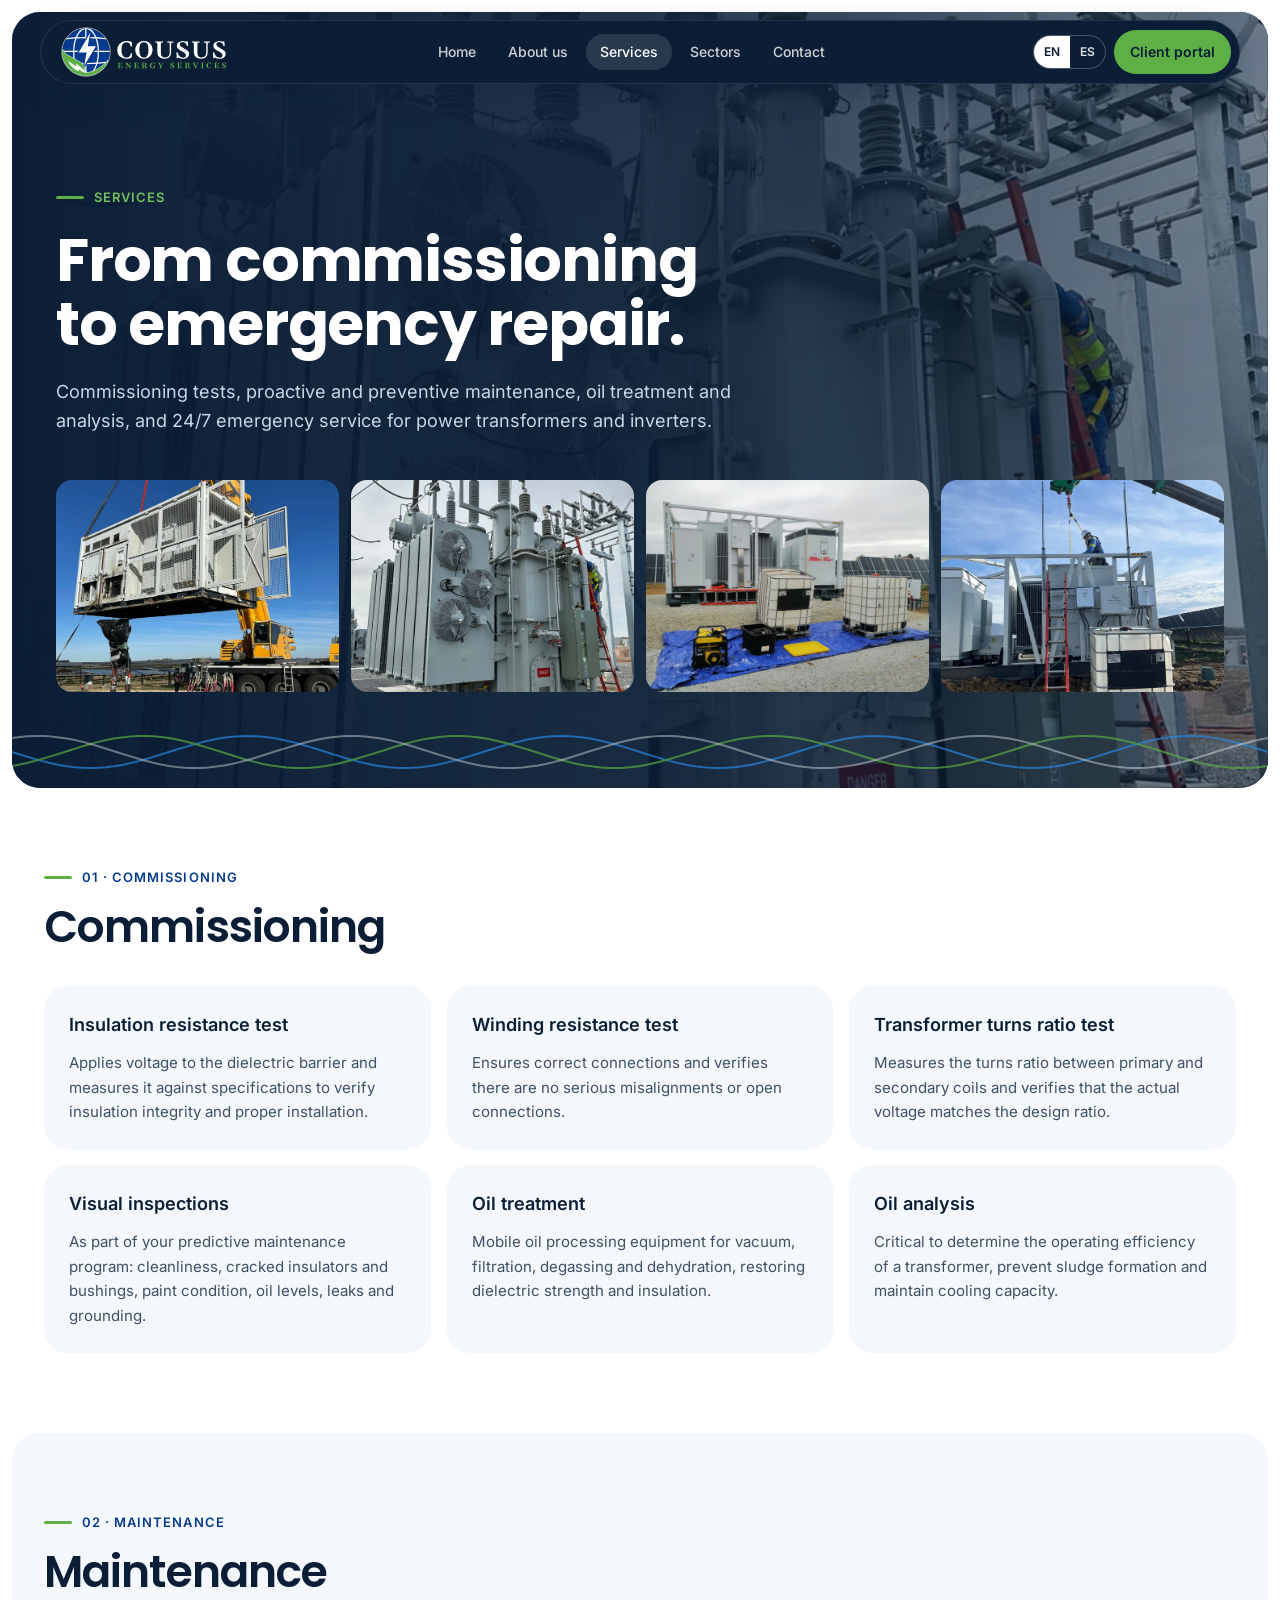
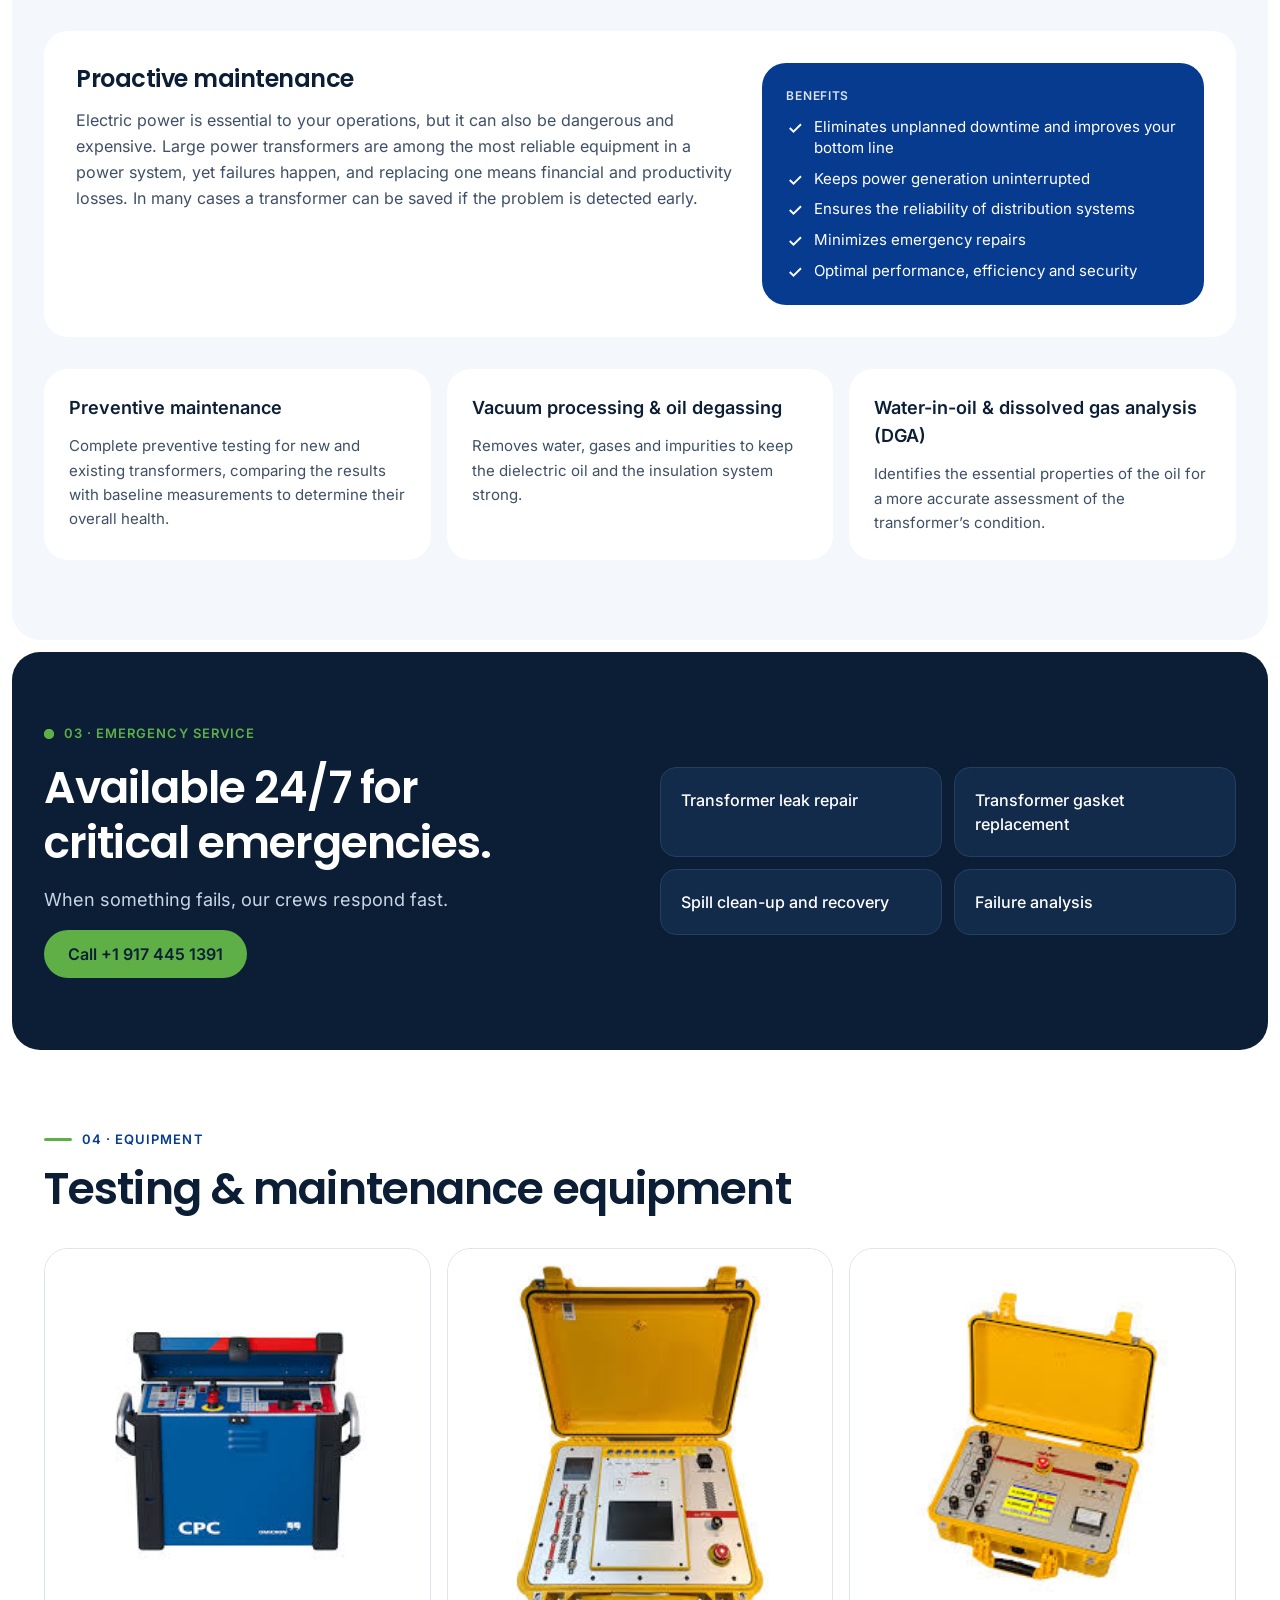
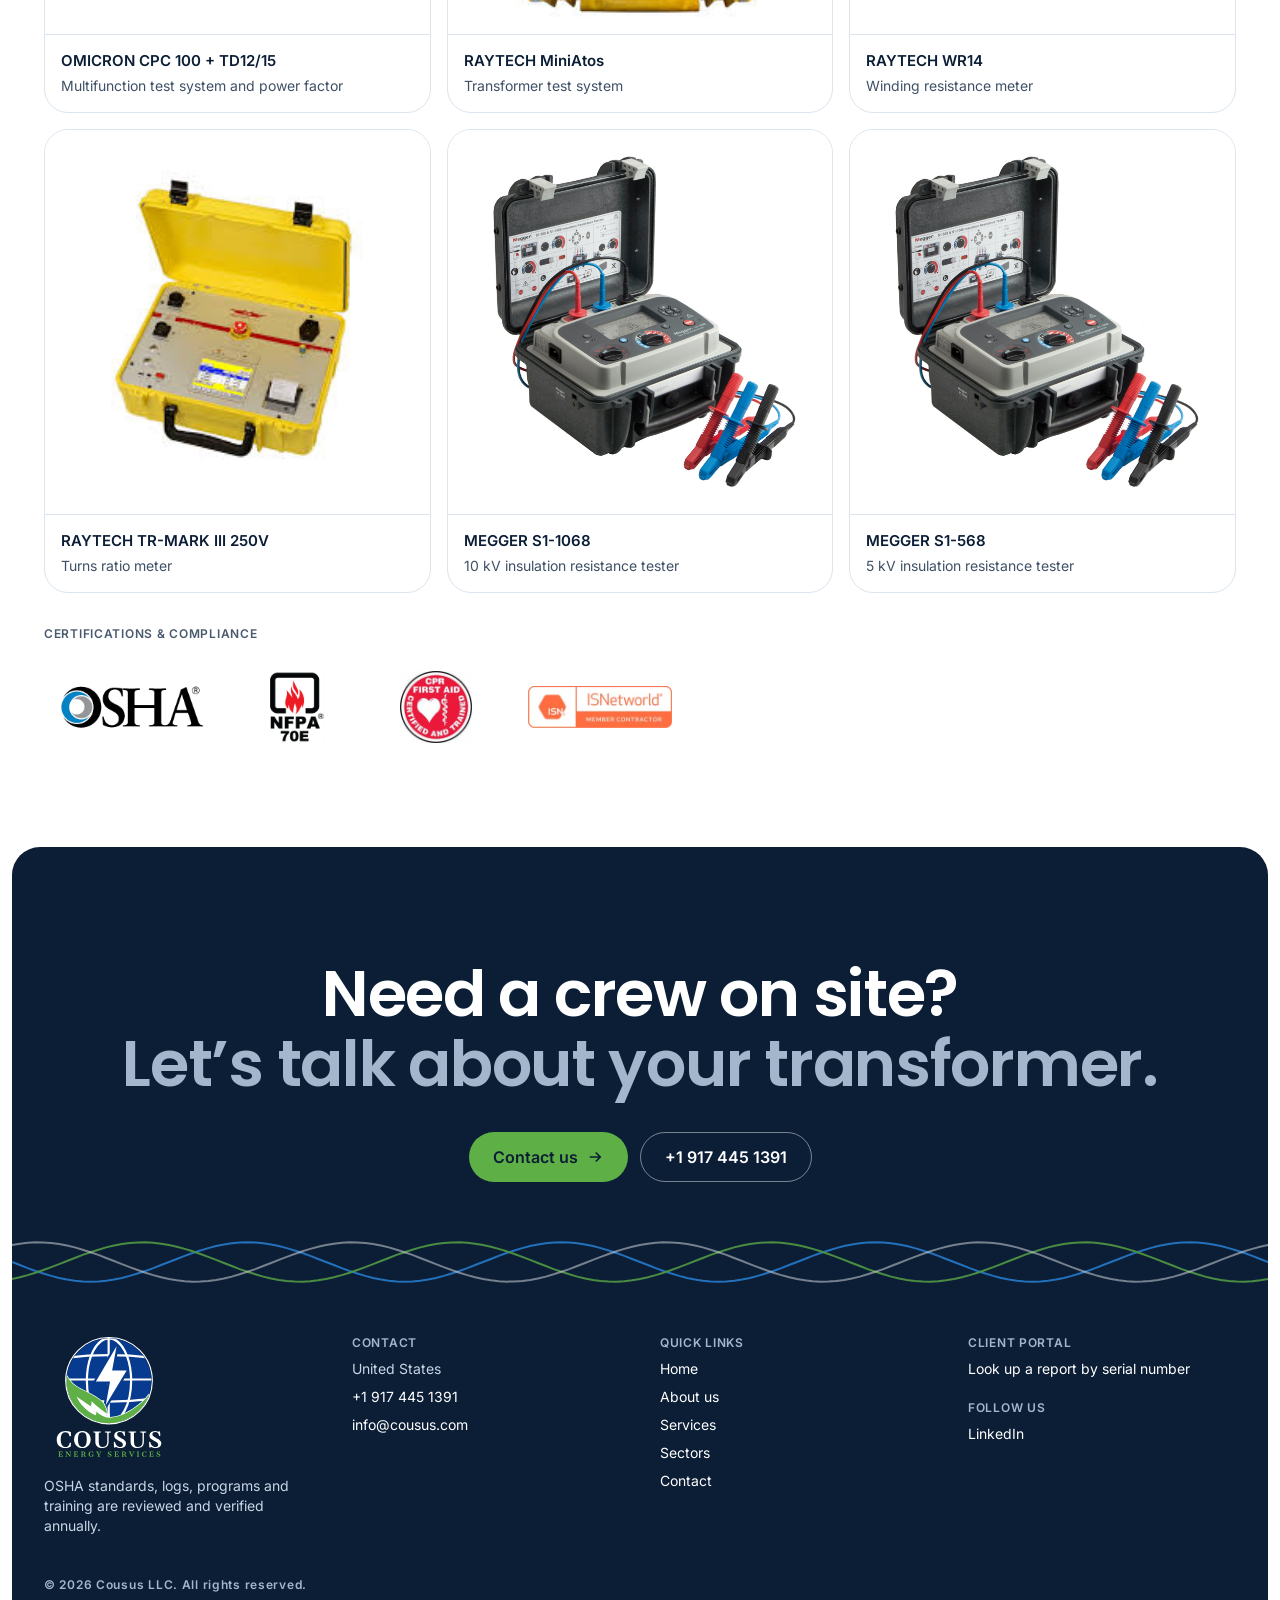
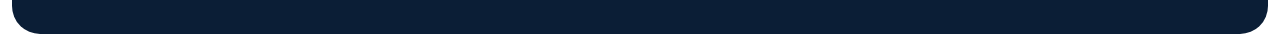
<file: services/index.html>
<!DOCTYPE html><html lang="en"><head><meta charset="utf-8"><meta name="viewport" content="width=device-width, initial-scale=1"><title>Services — Cousus Energy Services</title><meta name="description" content="Assembly, commissioning, electrical tests, oil analysis and warranty repairs for power transformers and solar inverters across the United States."><link rel="icon" type="image/svg+xml" href="/favicon.svg"><link rel="icon" type="image/png" sizes="64x64" href="/brand/favicon-64.png"><link rel="apple-touch-icon" href="/brand/cousus-icono-512.png"><link rel="alternate" hreflang="en" href="https://cousus.com/services/"><link rel="alternate" hreflang="es" href="https://cousus.com/es/services/"><meta property="og:title" content="Services — Cousus Energy Services"><meta property="og:description" content="Assembly, commissioning, electrical tests, oil analysis and warranty repairs for power transformers and solar inverters across the United States."><meta property="og:image" content="https://cousus.com/video/hero-poster.jpg"><meta name="theme-color" content="#0B1E36"><meta name="robots" content="noindex, nofollow"><!-- Marca que hay JavaScript: sin él, nada queda oculto a la espera de animarse --><script>document.documentElement.classList.add('js');</script><link rel="stylesheet" href="/_astro/images.yPDBNEIy.css"><style>.hero-photo[data-astro-cid-75ysl5lo]{animation:drift 1.6s var(--ease-out) both}.hero-in[data-astro-cid-75ysl5lo]{animation:rise .7s var(--ease-out) both;animation-delay:calc(var(--i) * 90ms)}@keyframes rise{0%{opacity:0;transform:translateY(16px)}}@keyframes drift{0%{transform:scale(1.05)}}@media (prefers-reduced-motion:reduce){.hero-photo[data-astro-cid-75ysl5lo]{animation:none}.hero-in[data-astro-cid-75ysl5lo]{animation:.3s both fade}@keyframes fade{0%{opacity:0}}}
</style></head><body class="bg-white font-sans text-ink antialiased"><a href="#main" class="sr-only focus:not-sr-only focus:fixed focus:left-4 focus:top-4 focus:z-50 focus:rounded focus:bg-accent focus:px-4 focus:py-2 focus:text-ink">Skip to content</a><header class="pointer-events-none fixed inset-x-0 top-4 z-40 px-4 sm:top-5 sm:px-6" data-astro-cid-nen7h5rs><div class="pointer-events-auto mx-auto flex max-w-[1200px] items-center justify-between gap-4 rounded-full border border-white/10 bg-ink py-1.5 pl-5 pr-2 text-white shadow-[0_10px_30px_rgb(11_30_54/0.28)]" data-astro-cid-nen7h5rs><a href="/" class="block shrink-0" aria-label="Cousus Energy Services" data-astro-cid-nen7h5rs><img src="/brand/cousus-logo-horizontal-fondo-oscuro.svg" alt="" width="169" height="50" class="h-[50px] w-auto" data-astro-cid-nen7h5rs></a><!-- Escritorio --><nav aria-label="Main" class="hidden items-center gap-1 text-sm lg:flex" data-astro-cid-nen7h5rs><a href="/" class="rounded-full px-3.5 py-2 font-medium text-white/80 no-underline transition-colors duration-150 hover:text-white aria-[current=page]:bg-white/12 aria-[current=page]:text-white" data-astro-cid-nen7h5rs>Home</a><a href="/about-us/" class="rounded-full px-3.5 py-2 font-medium text-white/80 no-underline transition-colors duration-150 hover:text-white aria-[current=page]:bg-white/12 aria-[current=page]:text-white" data-astro-cid-nen7h5rs>About us</a><a href="/services/" aria-current="page" class="rounded-full px-3.5 py-2 font-medium text-white/80 no-underline transition-colors duration-150 hover:text-white aria-[current=page]:bg-white/12 aria-[current=page]:text-white" data-astro-cid-nen7h5rs>Services</a><a href="/sectors/" class="rounded-full px-3.5 py-2 font-medium text-white/80 no-underline transition-colors duration-150 hover:text-white aria-[current=page]:bg-white/12 aria-[current=page]:text-white" data-astro-cid-nen7h5rs>Sectors</a><a href="/contact/" class="rounded-full px-3.5 py-2 font-medium text-white/80 no-underline transition-colors duration-150 hover:text-white aria-[current=page]:bg-white/12 aria-[current=page]:text-white" data-astro-cid-nen7h5rs>Contact</a></nav><div class="flex items-center gap-2" data-astro-cid-nen7h5rs><span class="flex overflow-hidden rounded-full border border-white/25 text-xs font-semibold" data-astro-cid-nen7h5rs><a href="/services/" hreflang="en" aria-current="true" class="px-2.5 py-2 no-underline bg-white text-ink" data-astro-cid-nen7h5rs>EN</a><a href="/es/services/" hreflang="es" class="px-2.5 py-2 no-underline text-white/85" data-astro-cid-nen7h5rs>ES</a></span><a href="https://ers.cousus.com/" target="_blank" rel="noopener" class="btn btn-green hidden !min-h-11 !px-4 !py-2 text-sm md:inline-flex" data-astro-cid-nen7h5rs>Client portal</a><!-- Móvil --><details class="group relative lg:hidden" data-menu data-astro-cid-nen7h5rs><summary class="press flex min-h-11 cursor-pointer list-none items-center gap-2 rounded-full border border-white/25 px-3 text-sm font-medium text-white [&amp;::-webkit-details-marker]:hidden" data-astro-cid-nen7h5rs><svg width="18" height="18" viewBox="0 0 24 24" fill="none" stroke="currentColor" stroke-width="2" aria-hidden="true" data-astro-cid-nen7h5rs><path d="M4 7h16M4 12h16M4 17h16" data-astro-cid-nen7h5rs></path></svg><span class="sr-only sm:not-sr-only" data-astro-cid-nen7h5rs>Menu</span></summary><nav aria-label="Mobile" class="menu-panel absolute right-0 top-full mt-3 flex w-60 flex-col rounded-3xl border border-white/10 bg-ink p-2 shadow-[0_10px_30px_rgb(11_30_54/0.28)]" data-astro-cid-nen7h5rs><a href="/" class="rounded-2xl px-4 py-3 text-sm text-white no-underline aria-[current=page]:bg-white/12 aria-[current=page]:font-semibold" data-astro-cid-nen7h5rs>Home</a><a href="/about-us/" class="rounded-2xl px-4 py-3 text-sm text-white no-underline aria-[current=page]:bg-white/12 aria-[current=page]:font-semibold" data-astro-cid-nen7h5rs>About us</a><a href="/services/" aria-current="page" class="rounded-2xl px-4 py-3 text-sm text-white no-underline aria-[current=page]:bg-white/12 aria-[current=page]:font-semibold" data-astro-cid-nen7h5rs>Services</a><a href="/sectors/" class="rounded-2xl px-4 py-3 text-sm text-white no-underline aria-[current=page]:bg-white/12 aria-[current=page]:font-semibold" data-astro-cid-nen7h5rs>Sectors</a><a href="/contact/" class="rounded-2xl px-4 py-3 text-sm text-white no-underline aria-[current=page]:bg-white/12 aria-[current=page]:font-semibold" data-astro-cid-nen7h5rs>Contact</a><a href="https://ers.cousus.com/" target="_blank" rel="noopener" class="btn btn-green mt-1 text-sm" data-astro-cid-nen7h5rs>Client portal</a></nav></details></div></div></header><script type="module">var e=document.querySelector(`[data-menu]`),t=e?.querySelector(`.menu-panel`),n=window.matchMedia(`(prefers-reduced-motion: reduce)`);e?.addEventListener(`toggle`,()=>{if(!e.open||!t)return;let r=n.matches?{opacity:0}:{opacity:0,transform:`scale(0.96) translateY(-4px)`};t.animate([r,{opacity:1,transform:`none`}],{duration:200,easing:`cubic-bezier(0.23, 1, 0.32, 1)`})});</script><main id="main"><section class="panel relative isolate mt-2 overflow-hidden bg-ink text-white sm:mt-3" data-astro-cid-75ysl5lo><img src="/media/2025/01/Rio-rancho-2-2.webp" alt="" class="hero-photo absolute inset-0 -z-20 h-full w-full object-cover" data-astro-cid-75ysl5lo><div class="absolute inset-0 -z-10 bg-gradient-to-r from-ink via-ink/88 to-ink/50" data-astro-cid-75ysl5lo></div><div class="mx-auto flex max-w-[1200px] flex-col gap-5 px-6 pb-24 pt-36 sm:pt-44 lg:px-4" data-astro-cid-75ysl5lo><span class="hero-in eyebrow text-accent-2" style="--i:0" data-astro-cid-75ysl5lo>SERVICES</span><h1 class="hero-in m-0 max-w-[900px] text-4xl leading-[1.08] sm:text-[60px]" style="--i:1" data-astro-cid-75ysl5lo>From commissioning to emergency repair.</h1><p class="hero-in m-0 max-w-[700px] text-lg leading-relaxed text-mist" style="--i:2" data-astro-cid-75ysl5lo>Commissioning tests, proactive and preventive maintenance, oil treatment and analysis, and 24/7 emergency service for power transformers and inverters.</p><ul class="m-0 mt-6 grid list-none grid-cols-2 gap-3 p-0 md:grid-cols-4"><li><img src="/media/2025/01/Coniglio-2.webp" alt="" loading="lazy" class="aspect-[4/3] w-full rounded-2xl object-cover"></li><li><img src="/media/2025/01/Rio-rancho-2-2.webp" alt="" loading="lazy" class="aspect-[4/3] w-full rounded-2xl object-cover"></li><li><img src="/media/2025/02/Services-2-1.jpg" alt="" loading="lazy" class="aspect-[4/3] w-full rounded-2xl object-cover"></li><li><img src="/media/2025/01/DBD3.webp" alt="" loading="lazy" class="aspect-[4/3] w-full rounded-2xl object-cover"></li></ul></div><div class="pointer-events-none overflow-hidden absolute inset-x-0 bottom-4 h-10 opacity-70" aria-hidden="true" data-loop><svg class="wave-track block h-full w-[200%] min-w-[1600px]" style="--wave-speed:12s" viewBox="0 0 3200 40" preserveAspectRatio="none"><path d="M0 20.0L10 22.5L20 24.9L30 27.3L40 29.4L50 31.3L60 32.9L70 34.3L80 35.2L90 35.8L100 36.0L110 35.8L120 35.2L130 34.3L140 32.9L150 31.3L160 29.4L170 27.3L180 24.9L190 22.5L200 20.0L210 17.5L220 15.1L230 12.7L240 10.6L250 8.7L260 7.1L270 5.7L280 4.8L290 4.2L300 4.0L310 4.2L320 4.8L330 5.7L340 7.1L350 8.7L360 10.6L370 12.7L380 15.1L390 17.5L400 20.0L410 22.5L420 24.9L430 27.3L440 29.4L450 31.3L460 32.9L470 34.3L480 35.2L490 35.8L500 36.0L510 35.8L520 35.2L530 34.3L540 32.9L550 31.3L560 29.4L570 27.3L580 24.9L590 22.5L600 20.0L610 17.5L620 15.1L630 12.7L640 10.6L650 8.7L660 7.1L670 5.7L680 4.8L690 4.2L700 4.0L710 4.2L720 4.8L730 5.7L740 7.1L750 8.7L760 10.6L770 12.7L780 15.1L790 17.5L800 20.0L810 22.5L820 24.9L830 27.3L840 29.4L850 31.3L860 32.9L870 34.3L880 35.2L890 35.8L900 36.0L910 35.8L920 35.2L930 34.3L940 32.9L950 31.3L960 29.4L970 27.3L980 24.9L990 22.5L1000 20.0L1010 17.5L1020 15.1L1030 12.7L1040 10.6L1050 8.7L1060 7.1L1070 5.7L1080 4.8L1090 4.2L1100 4.0L1110 4.2L1120 4.8L1130 5.7L1140 7.1L1150 8.7L1160 10.6L1170 12.7L1180 15.1L1190 17.5L1200 20.0L1210 22.5L1220 24.9L1230 27.3L1240 29.4L1250 31.3L1260 32.9L1270 34.3L1280 35.2L1290 35.8L1300 36.0L1310 35.8L1320 35.2L1330 34.3L1340 32.9L1350 31.3L1360 29.4L1370 27.3L1380 24.9L1390 22.5L1400 20.0L1410 17.5L1420 15.1L1430 12.7L1440 10.6L1450 8.7L1460 7.1L1470 5.7L1480 4.8L1490 4.2L1500 4.0L1510 4.2L1520 4.8L1530 5.7L1540 7.1L1550 8.7L1560 10.6L1570 12.7L1580 15.1L1590 17.5L1600 20.0L1610 22.5L1620 24.9L1630 27.3L1640 29.4L1650 31.3L1660 32.9L1670 34.3L1680 35.2L1690 35.8L1700 36.0L1710 35.8L1720 35.2L1730 34.3L1740 32.9L1750 31.3L1760 29.4L1770 27.3L1780 24.9L1790 22.5L1800 20.0L1810 17.5L1820 15.1L1830 12.7L1840 10.6L1850 8.7L1860 7.1L1870 5.7L1880 4.8L1890 4.2L1900 4.0L1910 4.2L1920 4.8L1930 5.7L1940 7.1L1950 8.7L1960 10.6L1970 12.7L1980 15.1L1990 17.5L2000 20.0L2010 22.5L2020 24.9L2030 27.3L2040 29.4L2050 31.3L2060 32.9L2070 34.3L2080 35.2L2090 35.8L2100 36.0L2110 35.8L2120 35.2L2130 34.3L2140 32.9L2150 31.3L2160 29.4L2170 27.3L2180 24.9L2190 22.5L2200 20.0L2210 17.5L2220 15.1L2230 12.7L2240 10.6L2250 8.7L2260 7.1L2270 5.7L2280 4.8L2290 4.2L2300 4.0L2310 4.2L2320 4.8L2330 5.7L2340 7.1L2350 8.7L2360 10.6L2370 12.7L2380 15.1L2390 17.5L2400 20.0L2410 22.5L2420 24.9L2430 27.3L2440 29.4L2450 31.3L2460 32.9L2470 34.3L2480 35.2L2490 35.8L2500 36.0L2510 35.8L2520 35.2L2530 34.3L2540 32.9L2550 31.3L2560 29.4L2570 27.3L2580 24.9L2590 22.5L2600 20.0L2610 17.5L2620 15.1L2630 12.7L2640 10.6L2650 8.7L2660 7.1L2670 5.7L2680 4.8L2690 4.2L2700 4.0L2710 4.2L2720 4.8L2730 5.7L2740 7.1L2750 8.7L2760 10.6L2770 12.7L2780 15.1L2790 17.5L2800 20.0L2810 22.5L2820 24.9L2830 27.3L2840 29.4L2850 31.3L2860 32.9L2870 34.3L2880 35.2L2890 35.8L2900 36.0L2910 35.8L2920 35.2L2930 34.3L2940 32.9L2950 31.3L2960 29.4L2970 27.3L2980 24.9L2990 22.5L3000 20.0L3010 17.5L3020 15.1L3030 12.7L3040 10.6L3050 8.7L3060 7.1L3070 5.7L3080 4.8L3090 4.2L3100 4.0L3110 4.2L3120 4.8L3130 5.7L3140 7.1L3150 8.7L3160 10.6L3170 12.7L3180 15.1L3190 17.5L3200 20.0" fill="none" stroke="#2B8BE6" stroke-width="2" stroke-opacity="0.95" vector-effect="non-scaling-stroke"></path><path d="M0 33.9L10 32.4L20 30.7L30 28.7L40 26.5L50 24.1L60 21.7L70 19.2L80 16.7L90 14.3L100 12.0L110 9.9L120 8.1L130 6.6L140 5.4L150 4.5L160 4.1L170 4.0L180 4.3L190 5.1L200 6.1L210 7.6L220 9.3L230 11.3L240 13.5L250 15.9L260 18.3L270 20.8L280 23.3L290 25.7L300 28.0L310 30.1L320 31.9L330 33.4L340 34.6L350 35.5L360 35.9L370 36.0L380 35.7L390 34.9L400 33.9L410 32.4L420 30.7L430 28.7L440 26.5L450 24.1L460 21.7L470 19.2L480 16.7L490 14.3L500 12.0L510 9.9L520 8.1L530 6.6L540 5.4L550 4.5L560 4.1L570 4.0L580 4.3L590 5.1L600 6.1L610 7.6L620 9.3L630 11.3L640 13.5L650 15.9L660 18.3L670 20.8L680 23.3L690 25.7L700 28.0L710 30.1L720 31.9L730 33.4L740 34.6L750 35.5L760 35.9L770 36.0L780 35.7L790 34.9L800 33.9L810 32.4L820 30.7L830 28.7L840 26.5L850 24.1L860 21.7L870 19.2L880 16.7L890 14.3L900 12.0L910 9.9L920 8.1L930 6.6L940 5.4L950 4.5L960 4.1L970 4.0L980 4.3L990 5.1L1000 6.1L1010 7.6L1020 9.3L1030 11.3L1040 13.5L1050 15.9L1060 18.3L1070 20.8L1080 23.3L1090 25.7L1100 28.0L1110 30.1L1120 31.9L1130 33.4L1140 34.6L1150 35.5L1160 35.9L1170 36.0L1180 35.7L1190 34.9L1200 33.9L1210 32.4L1220 30.7L1230 28.7L1240 26.5L1250 24.1L1260 21.7L1270 19.2L1280 16.7L1290 14.3L1300 12.0L1310 9.9L1320 8.1L1330 6.6L1340 5.4L1350 4.5L1360 4.1L1370 4.0L1380 4.3L1390 5.1L1400 6.1L1410 7.6L1420 9.3L1430 11.3L1440 13.5L1450 15.9L1460 18.3L1470 20.8L1480 23.3L1490 25.7L1500 28.0L1510 30.1L1520 31.9L1530 33.4L1540 34.6L1550 35.5L1560 35.9L1570 36.0L1580 35.7L1590 34.9L1600 33.9L1610 32.4L1620 30.7L1630 28.7L1640 26.5L1650 24.1L1660 21.7L1670 19.2L1680 16.7L1690 14.3L1700 12.0L1710 9.9L1720 8.1L1730 6.6L1740 5.4L1750 4.5L1760 4.1L1770 4.0L1780 4.3L1790 5.1L1800 6.1L1810 7.6L1820 9.3L1830 11.3L1840 13.5L1850 15.9L1860 18.3L1870 20.8L1880 23.3L1890 25.7L1900 28.0L1910 30.1L1920 31.9L1930 33.4L1940 34.6L1950 35.5L1960 35.9L1970 36.0L1980 35.7L1990 34.9L2000 33.9L2010 32.4L2020 30.7L2030 28.7L2040 26.5L2050 24.1L2060 21.7L2070 19.2L2080 16.7L2090 14.3L2100 12.0L2110 9.9L2120 8.1L2130 6.6L2140 5.4L2150 4.5L2160 4.1L2170 4.0L2180 4.3L2190 5.1L2200 6.1L2210 7.6L2220 9.3L2230 11.3L2240 13.5L2250 15.9L2260 18.3L2270 20.8L2280 23.3L2290 25.7L2300 28.0L2310 30.1L2320 31.9L2330 33.4L2340 34.6L2350 35.5L2360 35.9L2370 36.0L2380 35.7L2390 34.9L2400 33.9L2410 32.4L2420 30.7L2430 28.7L2440 26.5L2450 24.1L2460 21.7L2470 19.2L2480 16.7L2490 14.3L2500 12.0L2510 9.9L2520 8.1L2530 6.6L2540 5.4L2550 4.5L2560 4.1L2570 4.0L2580 4.3L2590 5.1L2600 6.1L2610 7.6L2620 9.3L2630 11.3L2640 13.5L2650 15.9L2660 18.3L2670 20.8L2680 23.3L2690 25.7L2700 28.0L2710 30.1L2720 31.9L2730 33.4L2740 34.6L2750 35.5L2760 35.9L2770 36.0L2780 35.7L2790 34.9L2800 33.9L2810 32.4L2820 30.7L2830 28.7L2840 26.5L2850 24.1L2860 21.7L2870 19.2L2880 16.7L2890 14.3L2900 12.0L2910 9.9L2920 8.1L2930 6.6L2940 5.4L2950 4.5L2960 4.1L2970 4.0L2980 4.3L2990 5.1L3000 6.1L3010 7.6L3020 9.3L3030 11.3L3040 13.5L3050 15.9L3060 18.3L3070 20.8L3080 23.3L3090 25.7L3100 28.0L3110 30.1L3120 31.9L3130 33.4L3140 34.6L3150 35.5L3160 35.9L3170 36.0L3180 35.7L3190 34.9L3200 33.9" fill="none" stroke="#5EB046" stroke-width="2" stroke-opacity="0.95" vector-effect="non-scaling-stroke"></path><path d="M0 6.1L10 5.1L20 4.3L30 4.0L40 4.1L50 4.5L60 5.4L70 6.6L80 8.1L90 9.9L100 12.0L110 14.3L120 16.7L130 19.2L140 21.7L150 24.1L160 26.5L170 28.7L180 30.7L190 32.4L200 33.9L210 34.9L220 35.7L230 36.0L240 35.9L250 35.5L260 34.6L270 33.4L280 31.9L290 30.1L300 28.0L310 25.7L320 23.3L330 20.8L340 18.3L350 15.9L360 13.5L370 11.3L380 9.3L390 7.6L400 6.1L410 5.1L420 4.3L430 4.0L440 4.1L450 4.5L460 5.4L470 6.6L480 8.1L490 9.9L500 12.0L510 14.3L520 16.7L530 19.2L540 21.7L550 24.1L560 26.5L570 28.7L580 30.7L590 32.4L600 33.9L610 34.9L620 35.7L630 36.0L640 35.9L650 35.5L660 34.6L670 33.4L680 31.9L690 30.1L700 28.0L710 25.7L720 23.3L730 20.8L740 18.3L750 15.9L760 13.5L770 11.3L780 9.3L790 7.6L800 6.1L810 5.1L820 4.3L830 4.0L840 4.1L850 4.5L860 5.4L870 6.6L880 8.1L890 9.9L900 12.0L910 14.3L920 16.7L930 19.2L940 21.7L950 24.1L960 26.5L970 28.7L980 30.7L990 32.4L1000 33.9L1010 34.9L1020 35.7L1030 36.0L1040 35.9L1050 35.5L1060 34.6L1070 33.4L1080 31.9L1090 30.1L1100 28.0L1110 25.7L1120 23.3L1130 20.8L1140 18.3L1150 15.9L1160 13.5L1170 11.3L1180 9.3L1190 7.6L1200 6.1L1210 5.1L1220 4.3L1230 4.0L1240 4.1L1250 4.5L1260 5.4L1270 6.6L1280 8.1L1290 9.9L1300 12.0L1310 14.3L1320 16.7L1330 19.2L1340 21.7L1350 24.1L1360 26.5L1370 28.7L1380 30.7L1390 32.4L1400 33.9L1410 34.9L1420 35.7L1430 36.0L1440 35.9L1450 35.5L1460 34.6L1470 33.4L1480 31.9L1490 30.1L1500 28.0L1510 25.7L1520 23.3L1530 20.8L1540 18.3L1550 15.9L1560 13.5L1570 11.3L1580 9.3L1590 7.6L1600 6.1L1610 5.1L1620 4.3L1630 4.0L1640 4.1L1650 4.5L1660 5.4L1670 6.6L1680 8.1L1690 9.9L1700 12.0L1710 14.3L1720 16.7L1730 19.2L1740 21.7L1750 24.1L1760 26.5L1770 28.7L1780 30.7L1790 32.4L1800 33.9L1810 34.9L1820 35.7L1830 36.0L1840 35.9L1850 35.5L1860 34.6L1870 33.4L1880 31.9L1890 30.1L1900 28.0L1910 25.7L1920 23.3L1930 20.8L1940 18.3L1950 15.9L1960 13.5L1970 11.3L1980 9.3L1990 7.6L2000 6.1L2010 5.1L2020 4.3L2030 4.0L2040 4.1L2050 4.5L2060 5.4L2070 6.6L2080 8.1L2090 9.9L2100 12.0L2110 14.3L2120 16.7L2130 19.2L2140 21.7L2150 24.1L2160 26.5L2170 28.7L2180 30.7L2190 32.4L2200 33.9L2210 34.9L2220 35.7L2230 36.0L2240 35.9L2250 35.5L2260 34.6L2270 33.4L2280 31.9L2290 30.1L2300 28.0L2310 25.7L2320 23.3L2330 20.8L2340 18.3L2350 15.9L2360 13.5L2370 11.3L2380 9.3L2390 7.6L2400 6.1L2410 5.1L2420 4.3L2430 4.0L2440 4.1L2450 4.5L2460 5.4L2470 6.6L2480 8.1L2490 9.9L2500 12.0L2510 14.3L2520 16.7L2530 19.2L2540 21.7L2550 24.1L2560 26.5L2570 28.7L2580 30.7L2590 32.4L2600 33.9L2610 34.9L2620 35.7L2630 36.0L2640 35.9L2650 35.5L2660 34.6L2670 33.4L2680 31.9L2690 30.1L2700 28.0L2710 25.7L2720 23.3L2730 20.8L2740 18.3L2750 15.9L2760 13.5L2770 11.3L2780 9.3L2790 7.6L2800 6.1L2810 5.1L2820 4.3L2830 4.0L2840 4.1L2850 4.5L2860 5.4L2870 6.6L2880 8.1L2890 9.9L2900 12.0L2910 14.3L2920 16.7L2930 19.2L2940 21.7L2950 24.1L2960 26.5L2970 28.7L2980 30.7L2990 32.4L3000 33.9L3010 34.9L3020 35.7L3030 36.0L3040 35.9L3050 35.5L3060 34.6L3070 33.4L3080 31.9L3090 30.1L3100 28.0L3110 25.7L3120 23.3L3130 20.8L3140 18.3L3150 15.9L3160 13.5L3170 11.3L3180 9.3L3190 7.6L3200 6.1" fill="none" stroke="#FFFFFF" stroke-width="2" stroke-opacity="0.55" vector-effect="non-scaling-stroke"></path></svg></div></section><section class="mx-auto flex max-w-[1240px] flex-col gap-8 px-6 py-20" id="commissioning"><div class="flex flex-col gap-3" data-reveal><span class="eyebrow text-brand-blue">01 · COMMISSIONING</span><h2 class="m-0 text-3xl leading-tight sm:text-[44px]">Commissioning</h2></div><ul data-stagger class="m-0 grid list-none grid-cols-1 gap-4 p-0 sm:grid-cols-2 lg:grid-cols-3"><li class="flex flex-col gap-3 lift rounded-3xl bg-paper p-6"><strong class="text-lg">Insulation resistance test</strong><p class="m-0 text-[15px] leading-relaxed text-body">Applies voltage to the dielectric barrier and measures it against specifications to verify insulation integrity and proper installation.</p></li><li class="flex flex-col gap-3 lift rounded-3xl bg-paper p-6"><strong class="text-lg">Winding resistance test</strong><p class="m-0 text-[15px] leading-relaxed text-body">Ensures correct connections and verifies there are no serious misalignments or open connections.</p></li><li class="flex flex-col gap-3 lift rounded-3xl bg-paper p-6"><strong class="text-lg">Transformer turns ratio test</strong><p class="m-0 text-[15px] leading-relaxed text-body">Measures the turns ratio between primary and secondary coils and verifies that the actual voltage matches the design ratio.</p></li><li class="flex flex-col gap-3 lift rounded-3xl bg-paper p-6"><strong class="text-lg">Visual inspections</strong><p class="m-0 text-[15px] leading-relaxed text-body">As part of your predictive maintenance program: cleanliness, cracked insulators and bushings, paint condition, oil levels, leaks and grounding.</p></li><li class="flex flex-col gap-3 lift rounded-3xl bg-paper p-6"><strong class="text-lg">Oil treatment</strong><p class="m-0 text-[15px] leading-relaxed text-body">Mobile oil processing equipment for vacuum, filtration, degassing and dehydration, restoring dielectric strength and insulation.</p></li><li class="flex flex-col gap-3 lift rounded-3xl bg-paper p-6"><strong class="text-lg">Oil analysis</strong><p class="m-0 text-[15px] leading-relaxed text-body">Critical to determine the operating efficiency of a transformer, prevent sludge formation and maintain cooling capacity.</p></li></ul></section><section class="panel bg-paper" id="maintenance"><div class="mx-auto flex max-w-[1240px] flex-col gap-8 px-6 py-20"><div class="flex flex-col gap-3" data-reveal><span class="eyebrow text-brand-blue">02 · MAINTENANCE</span><h2 class="m-0 text-3xl leading-tight sm:text-[44px]">Maintenance</h2></div><div class="grid grid-cols-1 gap-6 rounded-3xl bg-white p-6 lg:grid-cols-[minmax(0,3fr)_minmax(0,2fr)] lg:p-8"><div class="flex flex-col gap-3"><h3 class="m-0 text-2xl">Proactive maintenance</h3><p class="m-0 text-base leading-relaxed text-body">Electric power is essential to your operations, but it can also be dangerous and expensive. Large power transformers are among the most reliable equipment in a power system, yet failures happen, and replacing one means financial and productivity losses. In many cases a transformer can be saved if the problem is detected early.</p></div><div class="flex flex-col gap-3 rounded-3xl bg-brand p-6 text-white"><span class="label text-white/85">BENEFITS</span><ul class="m-0 flex list-none flex-col gap-2.5 p-0"><li class="flex gap-2.5 text-[15px] leading-snug"><svg class="mt-0.5 shrink-0 text-white" width="18" height="18" viewBox="0 0 24 24" fill="none" stroke="currentColor" stroke-width="2.5" aria-hidden="true"><path d="M5 12l5 5L20 7"></path></svg>Eliminates unplanned downtime and improves your bottom line</li><li class="flex gap-2.5 text-[15px] leading-snug"><svg class="mt-0.5 shrink-0 text-white" width="18" height="18" viewBox="0 0 24 24" fill="none" stroke="currentColor" stroke-width="2.5" aria-hidden="true"><path d="M5 12l5 5L20 7"></path></svg>Keeps power generation uninterrupted</li><li class="flex gap-2.5 text-[15px] leading-snug"><svg class="mt-0.5 shrink-0 text-white" width="18" height="18" viewBox="0 0 24 24" fill="none" stroke="currentColor" stroke-width="2.5" aria-hidden="true"><path d="M5 12l5 5L20 7"></path></svg>Ensures the reliability of distribution systems</li><li class="flex gap-2.5 text-[15px] leading-snug"><svg class="mt-0.5 shrink-0 text-white" width="18" height="18" viewBox="0 0 24 24" fill="none" stroke="currentColor" stroke-width="2.5" aria-hidden="true"><path d="M5 12l5 5L20 7"></path></svg>Minimizes emergency repairs</li><li class="flex gap-2.5 text-[15px] leading-snug"><svg class="mt-0.5 shrink-0 text-white" width="18" height="18" viewBox="0 0 24 24" fill="none" stroke="currentColor" stroke-width="2.5" aria-hidden="true"><path d="M5 12l5 5L20 7"></path></svg>Optimal performance, efficiency and security</li></ul></div></div><ul data-stagger class="m-0 grid list-none grid-cols-1 gap-4 p-0 md:grid-cols-3"><li class="flex flex-col gap-3 lift rounded-3xl bg-paper p-6"><strong class="text-lg">Preventive maintenance</strong><p class="m-0 text-[15px] leading-relaxed text-body">Complete preventive testing for new and existing transformers, comparing the results with baseline measurements to determine their overall health.</p></li><li class="flex flex-col gap-3 lift rounded-3xl bg-paper p-6"><strong class="text-lg">Vacuum processing &amp; oil degassing</strong><p class="m-0 text-[15px] leading-relaxed text-body">Removes water, gases and impurities to keep the dielectric oil and the insulation system strong.</p></li><li class="flex flex-col gap-3 lift rounded-3xl bg-paper p-6"><strong class="text-lg">Water-in-oil &amp; dissolved gas analysis (DGA)</strong><p class="m-0 text-[15px] leading-relaxed text-body">Identifies the essential properties of the oil for a more accurate assessment of the transformer’s condition.</p></li></ul></div></section><section class="panel mt-3 bg-ink text-white" id="emergency"><div class="mx-auto flex max-w-[1240px] flex-wrap items-center gap-10 px-6 py-18"><div class="flex min-w-0 flex-[1_1_420px] flex-col gap-4"><span class="eyebrow eyebrow-live text-accent"><span class="live-dot"></span>03 · EMERGENCY SERVICE</span><h2 class="m-0 text-3xl leading-tight sm:text-[44px]">Available 24/7 for critical emergencies.</h2><p class="m-0 text-lg text-mist">When something fails, our crews respond fast.</p><a href="tel:+19174451391" class="self-start btn btn-green">Call +1 917 445 1391</a></div><ul data-stagger class="m-0 grid min-w-0 flex-[1_1_420px] list-none grid-cols-1 gap-3 p-0 sm:grid-cols-2"><li class="rounded-2xl border border-line bg-ink-2 p-5 text-base font-medium">Transformer leak repair</li><li class="rounded-2xl border border-line bg-ink-2 p-5 text-base font-medium">Transformer gasket replacement</li><li class="rounded-2xl border border-line bg-ink-2 p-5 text-base font-medium">Spill clean-up and recovery</li><li class="rounded-2xl border border-line bg-ink-2 p-5 text-base font-medium">Failure analysis</li></ul></div></section><section class="mx-auto flex max-w-[1240px] flex-col gap-8 px-6 py-20" id="equipment"><div class="flex flex-col gap-3" data-reveal><span class="eyebrow text-brand-blue">04 · EQUIPMENT</span><h2 class="m-0 text-3xl leading-tight sm:text-[44px]">Testing &amp; maintenance equipment</h2></div><ul data-stagger class="m-0 grid list-none grid-cols-2 gap-4 p-0 md:grid-cols-3"><li class="flex flex-col overflow-hidden rounded-3xl border border-rule bg-white"><img src="/media/2025/01/CPC-100-TD12-15.jpg" alt="OMICRON CPC 100 + TD12/15" loading="lazy" class="aspect-square w-full bg-white object-contain p-4"><div class="flex flex-col gap-1 border-t border-rule p-4"><strong class="text-[15px] leading-snug">OMICRON CPC 100 + TD12/15</strong><span class="text-sm text-body">Multifunction test system and power factor</span></div></li><li class="flex flex-col overflow-hidden rounded-3xl border border-rule bg-white"><img src="/media/2025/01/RAYTECH-MiniAtos-1.jpg" alt="RAYTECH MiniAtos" loading="lazy" class="aspect-square w-full bg-white object-contain p-4"><div class="flex flex-col gap-1 border-t border-rule p-4"><strong class="text-[15px] leading-snug">RAYTECH MiniAtos</strong><span class="text-sm text-body">Transformer test system</span></div></li><li class="flex flex-col overflow-hidden rounded-3xl border border-rule bg-white"><img src="/media/2025/01/WR14-Raytech-Winding-Resistance-Meter.jpg" alt="RAYTECH WR14" loading="lazy" class="aspect-square w-full bg-white object-contain p-4"><div class="flex flex-col gap-1 border-t border-rule p-4"><strong class="text-[15px] leading-snug">RAYTECH WR14</strong><span class="text-sm text-body">Winding resistance meter</span></div></li><li class="flex flex-col overflow-hidden rounded-3xl border border-rule bg-white"><img src="/media/2025/01/RAYTECH-TR-MARK-III-250V-Turns-Ratio-Meter.jpg" alt="RAYTECH TR-MARK III 250V" loading="lazy" class="aspect-square w-full bg-white object-contain p-4"><div class="flex flex-col gap-1 border-t border-rule p-4"><strong class="text-[15px] leading-snug">RAYTECH TR-MARK III 250V</strong><span class="text-sm text-body">Turns ratio meter</span></div></li><li class="flex flex-col overflow-hidden rounded-3xl border border-rule bg-white"><img src="/media/2025/01/MEGGER-S1-1068-10kV-Insultation-Resistance-Tester.jpg" alt="MEGGER S1-1068" loading="lazy" class="aspect-square w-full bg-white object-contain p-4"><div class="flex flex-col gap-1 border-t border-rule p-4"><strong class="text-[15px] leading-snug">MEGGER S1-1068</strong><span class="text-sm text-body">10 kV insulation resistance tester</span></div></li><li class="flex flex-col overflow-hidden rounded-3xl border border-rule bg-white"><img src="/media/2025/01/MEGGER-S1-1068-10kV-Insultation-Resistance-Tester.jpg" alt="MEGGER S1-568" loading="lazy" class="aspect-square w-full bg-white object-contain p-4"><div class="flex flex-col gap-1 border-t border-rule p-4"><strong class="text-[15px] leading-snug">MEGGER S1-568</strong><span class="text-sm text-body">5 kV insulation resistance tester</span></div></li></ul><div class="flex flex-col gap-4"><span class="label text-muted">CERTIFICATIONS &amp; COMPLIANCE</span><ul class="m-0 flex list-none flex-wrap items-center gap-3 p-0"><li class="flex h-24 min-w-32 items-center justify-center rounded-2xl bg-white px-4"><img src="/media/2023/01/osha-removebg-preview.webp" alt="OSHA" loading="lazy" class="max-h-18 max-w-36 object-contain"></li><li class="flex h-24 min-w-32 items-center justify-center rounded-2xl bg-white px-4"><img src="/media/2025/01/nafpa70e-certified.png" alt="NFPA 70E certified" loading="lazy" class="max-h-18 max-w-36 object-contain"></li><li class="flex h-24 min-w-32 items-center justify-center rounded-2xl bg-white px-4"><img src="/media/2025/01/first-aid-and-cpr-certified-150x150.jpg" alt="First Aid &amp; CPR certified" loading="lazy" class="max-h-18 max-w-36 object-contain"></li><li class="flex h-24 min-w-32 items-center justify-center rounded-2xl bg-white px-4"><img src="/media/2023/04/memberCeLogo_small-300x88.webp" alt="Member" loading="lazy" class="max-h-18 max-w-36 object-contain"></li></ul></div></section></main><footer class="panel mb-2 mt-3 overflow-hidden bg-ink text-white sm:mb-3"><div class="mx-auto flex max-w-[1160px] flex-col items-center gap-8 px-6 pb-14 pt-20 text-center lg:pt-28"><h2 class="m-0 text-4xl leading-[1.1] sm:text-[64px]"><span class="block">Need a crew on site?</span><span class="block text-mist-2">Let’s talk about your transformer.</span></h2><div class="flex flex-wrap justify-center gap-3"><a href="/contact/" class="btn btn-green">Contact us<svg class="btn-arrow" width="18" height="18" viewBox="0 0 24 24" fill="none" stroke="currentColor" stroke-width="2.2" aria-hidden="true"><path d="M5 12h14M13 6l6 6-6 6"></path></svg></a><a href="tel:+19174451391" class="btn btn-ghost">+1 917 445 1391</a></div></div><div class="pointer-events-none overflow-hidden h-12 opacity-80" aria-hidden="true" data-loop><svg class="wave-track block h-full w-[200%] min-w-[1600px]" style="--wave-speed:12s" viewBox="0 0 3200 44" preserveAspectRatio="none"><path d="M0 22.0L10 24.8L20 27.6L30 30.2L40 32.6L50 34.7L60 36.6L70 38.0L80 39.1L90 39.8L100 40.0L110 39.8L120 39.1L130 38.0L140 36.6L150 34.7L160 32.6L170 30.2L180 27.6L190 24.8L200 22.0L210 19.2L220 16.4L230 13.8L240 11.4L250 9.3L260 7.4L270 6.0L280 4.9L290 4.2L300 4.0L310 4.2L320 4.9L330 6.0L340 7.4L350 9.3L360 11.4L370 13.8L380 16.4L390 19.2L400 22.0L410 24.8L420 27.6L430 30.2L440 32.6L450 34.7L460 36.6L470 38.0L480 39.1L490 39.8L500 40.0L510 39.8L520 39.1L530 38.0L540 36.6L550 34.7L560 32.6L570 30.2L580 27.6L590 24.8L600 22.0L610 19.2L620 16.4L630 13.8L640 11.4L650 9.3L660 7.4L670 6.0L680 4.9L690 4.2L700 4.0L710 4.2L720 4.9L730 6.0L740 7.4L750 9.3L760 11.4L770 13.8L780 16.4L790 19.2L800 22.0L810 24.8L820 27.6L830 30.2L840 32.6L850 34.7L860 36.6L870 38.0L880 39.1L890 39.8L900 40.0L910 39.8L920 39.1L930 38.0L940 36.6L950 34.7L960 32.6L970 30.2L980 27.6L990 24.8L1000 22.0L1010 19.2L1020 16.4L1030 13.8L1040 11.4L1050 9.3L1060 7.4L1070 6.0L1080 4.9L1090 4.2L1100 4.0L1110 4.2L1120 4.9L1130 6.0L1140 7.4L1150 9.3L1160 11.4L1170 13.8L1180 16.4L1190 19.2L1200 22.0L1210 24.8L1220 27.6L1230 30.2L1240 32.6L1250 34.7L1260 36.6L1270 38.0L1280 39.1L1290 39.8L1300 40.0L1310 39.8L1320 39.1L1330 38.0L1340 36.6L1350 34.7L1360 32.6L1370 30.2L1380 27.6L1390 24.8L1400 22.0L1410 19.2L1420 16.4L1430 13.8L1440 11.4L1450 9.3L1460 7.4L1470 6.0L1480 4.9L1490 4.2L1500 4.0L1510 4.2L1520 4.9L1530 6.0L1540 7.4L1550 9.3L1560 11.4L1570 13.8L1580 16.4L1590 19.2L1600 22.0L1610 24.8L1620 27.6L1630 30.2L1640 32.6L1650 34.7L1660 36.6L1670 38.0L1680 39.1L1690 39.8L1700 40.0L1710 39.8L1720 39.1L1730 38.0L1740 36.6L1750 34.7L1760 32.6L1770 30.2L1780 27.6L1790 24.8L1800 22.0L1810 19.2L1820 16.4L1830 13.8L1840 11.4L1850 9.3L1860 7.4L1870 6.0L1880 4.9L1890 4.2L1900 4.0L1910 4.2L1920 4.9L1930 6.0L1940 7.4L1950 9.3L1960 11.4L1970 13.8L1980 16.4L1990 19.2L2000 22.0L2010 24.8L2020 27.6L2030 30.2L2040 32.6L2050 34.7L2060 36.6L2070 38.0L2080 39.1L2090 39.8L2100 40.0L2110 39.8L2120 39.1L2130 38.0L2140 36.6L2150 34.7L2160 32.6L2170 30.2L2180 27.6L2190 24.8L2200 22.0L2210 19.2L2220 16.4L2230 13.8L2240 11.4L2250 9.3L2260 7.4L2270 6.0L2280 4.9L2290 4.2L2300 4.0L2310 4.2L2320 4.9L2330 6.0L2340 7.4L2350 9.3L2360 11.4L2370 13.8L2380 16.4L2390 19.2L2400 22.0L2410 24.8L2420 27.6L2430 30.2L2440 32.6L2450 34.7L2460 36.6L2470 38.0L2480 39.1L2490 39.8L2500 40.0L2510 39.8L2520 39.1L2530 38.0L2540 36.6L2550 34.7L2560 32.6L2570 30.2L2580 27.6L2590 24.8L2600 22.0L2610 19.2L2620 16.4L2630 13.8L2640 11.4L2650 9.3L2660 7.4L2670 6.0L2680 4.9L2690 4.2L2700 4.0L2710 4.2L2720 4.9L2730 6.0L2740 7.4L2750 9.3L2760 11.4L2770 13.8L2780 16.4L2790 19.2L2800 22.0L2810 24.8L2820 27.6L2830 30.2L2840 32.6L2850 34.7L2860 36.6L2870 38.0L2880 39.1L2890 39.8L2900 40.0L2910 39.8L2920 39.1L2930 38.0L2940 36.6L2950 34.7L2960 32.6L2970 30.2L2980 27.6L2990 24.8L3000 22.0L3010 19.2L3020 16.4L3030 13.8L3040 11.4L3050 9.3L3060 7.4L3070 6.0L3080 4.9L3090 4.2L3100 4.0L3110 4.2L3120 4.9L3130 6.0L3140 7.4L3150 9.3L3160 11.4L3170 13.8L3180 16.4L3190 19.2L3200 22.0" fill="none" stroke="#2B8BE6" stroke-width="2" stroke-opacity="0.95" vector-effect="non-scaling-stroke"></path><path d="M0 37.6L10 36.0L20 34.0L30 31.8L40 29.3L50 26.7L60 23.9L70 21.1L80 18.3L90 15.5L100 13.0L110 10.7L120 8.6L130 6.9L140 5.6L150 4.6L160 4.1L170 4.0L180 4.4L190 5.2L200 6.4L210 8.0L220 10.0L230 12.2L240 14.7L250 17.3L260 20.1L270 22.9L280 25.7L290 28.5L300 31.0L310 33.3L320 35.4L330 37.1L340 38.4L350 39.4L360 39.9L370 40.0L380 39.6L390 38.8L400 37.6L410 36.0L420 34.0L430 31.8L440 29.3L450 26.7L460 23.9L470 21.1L480 18.3L490 15.5L500 13.0L510 10.7L520 8.6L530 6.9L540 5.6L550 4.6L560 4.1L570 4.0L580 4.4L590 5.2L600 6.4L610 8.0L620 10.0L630 12.2L640 14.7L650 17.3L660 20.1L670 22.9L680 25.7L690 28.5L700 31.0L710 33.3L720 35.4L730 37.1L740 38.4L750 39.4L760 39.9L770 40.0L780 39.6L790 38.8L800 37.6L810 36.0L820 34.0L830 31.8L840 29.3L850 26.7L860 23.9L870 21.1L880 18.3L890 15.5L900 13.0L910 10.7L920 8.6L930 6.9L940 5.6L950 4.6L960 4.1L970 4.0L980 4.4L990 5.2L1000 6.4L1010 8.0L1020 10.0L1030 12.2L1040 14.7L1050 17.3L1060 20.1L1070 22.9L1080 25.7L1090 28.5L1100 31.0L1110 33.3L1120 35.4L1130 37.1L1140 38.4L1150 39.4L1160 39.9L1170 40.0L1180 39.6L1190 38.8L1200 37.6L1210 36.0L1220 34.0L1230 31.8L1240 29.3L1250 26.7L1260 23.9L1270 21.1L1280 18.3L1290 15.5L1300 13.0L1310 10.7L1320 8.6L1330 6.9L1340 5.6L1350 4.6L1360 4.1L1370 4.0L1380 4.4L1390 5.2L1400 6.4L1410 8.0L1420 10.0L1430 12.2L1440 14.7L1450 17.3L1460 20.1L1470 22.9L1480 25.7L1490 28.5L1500 31.0L1510 33.3L1520 35.4L1530 37.1L1540 38.4L1550 39.4L1560 39.9L1570 40.0L1580 39.6L1590 38.8L1600 37.6L1610 36.0L1620 34.0L1630 31.8L1640 29.3L1650 26.7L1660 23.9L1670 21.1L1680 18.3L1690 15.5L1700 13.0L1710 10.7L1720 8.6L1730 6.9L1740 5.6L1750 4.6L1760 4.1L1770 4.0L1780 4.4L1790 5.2L1800 6.4L1810 8.0L1820 10.0L1830 12.2L1840 14.7L1850 17.3L1860 20.1L1870 22.9L1880 25.7L1890 28.5L1900 31.0L1910 33.3L1920 35.4L1930 37.1L1940 38.4L1950 39.4L1960 39.9L1970 40.0L1980 39.6L1990 38.8L2000 37.6L2010 36.0L2020 34.0L2030 31.8L2040 29.3L2050 26.7L2060 23.9L2070 21.1L2080 18.3L2090 15.5L2100 13.0L2110 10.7L2120 8.6L2130 6.9L2140 5.6L2150 4.6L2160 4.1L2170 4.0L2180 4.4L2190 5.2L2200 6.4L2210 8.0L2220 10.0L2230 12.2L2240 14.7L2250 17.3L2260 20.1L2270 22.9L2280 25.7L2290 28.5L2300 31.0L2310 33.3L2320 35.4L2330 37.1L2340 38.4L2350 39.4L2360 39.9L2370 40.0L2380 39.6L2390 38.8L2400 37.6L2410 36.0L2420 34.0L2430 31.8L2440 29.3L2450 26.7L2460 23.9L2470 21.1L2480 18.3L2490 15.5L2500 13.0L2510 10.7L2520 8.6L2530 6.9L2540 5.6L2550 4.6L2560 4.1L2570 4.0L2580 4.4L2590 5.2L2600 6.4L2610 8.0L2620 10.0L2630 12.2L2640 14.7L2650 17.3L2660 20.1L2670 22.9L2680 25.7L2690 28.5L2700 31.0L2710 33.3L2720 35.4L2730 37.1L2740 38.4L2750 39.4L2760 39.9L2770 40.0L2780 39.6L2790 38.8L2800 37.6L2810 36.0L2820 34.0L2830 31.8L2840 29.3L2850 26.7L2860 23.9L2870 21.1L2880 18.3L2890 15.5L2900 13.0L2910 10.7L2920 8.6L2930 6.9L2940 5.6L2950 4.6L2960 4.1L2970 4.0L2980 4.4L2990 5.2L3000 6.4L3010 8.0L3020 10.0L3030 12.2L3040 14.7L3050 17.3L3060 20.1L3070 22.9L3080 25.7L3090 28.5L3100 31.0L3110 33.3L3120 35.4L3130 37.1L3140 38.4L3150 39.4L3160 39.9L3170 40.0L3180 39.6L3190 38.8L3200 37.6" fill="none" stroke="#5EB046" stroke-width="2" stroke-opacity="0.95" vector-effect="non-scaling-stroke"></path><path d="M0 6.4L10 5.2L20 4.4L30 4.0L40 4.1L50 4.6L60 5.6L70 6.9L80 8.6L90 10.7L100 13.0L110 15.5L120 18.3L130 21.1L140 23.9L150 26.7L160 29.3L170 31.8L180 34.0L190 36.0L200 37.6L210 38.8L220 39.6L230 40.0L240 39.9L250 39.4L260 38.4L270 37.1L280 35.4L290 33.3L300 31.0L310 28.5L320 25.7L330 22.9L340 20.1L350 17.3L360 14.7L370 12.2L380 10.0L390 8.0L400 6.4L410 5.2L420 4.4L430 4.0L440 4.1L450 4.6L460 5.6L470 6.9L480 8.6L490 10.7L500 13.0L510 15.5L520 18.3L530 21.1L540 23.9L550 26.7L560 29.3L570 31.8L580 34.0L590 36.0L600 37.6L610 38.8L620 39.6L630 40.0L640 39.9L650 39.4L660 38.4L670 37.1L680 35.4L690 33.3L700 31.0L710 28.5L720 25.7L730 22.9L740 20.1L750 17.3L760 14.7L770 12.2L780 10.0L790 8.0L800 6.4L810 5.2L820 4.4L830 4.0L840 4.1L850 4.6L860 5.6L870 6.9L880 8.6L890 10.7L900 13.0L910 15.5L920 18.3L930 21.1L940 23.9L950 26.7L960 29.3L970 31.8L980 34.0L990 36.0L1000 37.6L1010 38.8L1020 39.6L1030 40.0L1040 39.9L1050 39.4L1060 38.4L1070 37.1L1080 35.4L1090 33.3L1100 31.0L1110 28.5L1120 25.7L1130 22.9L1140 20.1L1150 17.3L1160 14.7L1170 12.2L1180 10.0L1190 8.0L1200 6.4L1210 5.2L1220 4.4L1230 4.0L1240 4.1L1250 4.6L1260 5.6L1270 6.9L1280 8.6L1290 10.7L1300 13.0L1310 15.5L1320 18.3L1330 21.1L1340 23.9L1350 26.7L1360 29.3L1370 31.8L1380 34.0L1390 36.0L1400 37.6L1410 38.8L1420 39.6L1430 40.0L1440 39.9L1450 39.4L1460 38.4L1470 37.1L1480 35.4L1490 33.3L1500 31.0L1510 28.5L1520 25.7L1530 22.9L1540 20.1L1550 17.3L1560 14.7L1570 12.2L1580 10.0L1590 8.0L1600 6.4L1610 5.2L1620 4.4L1630 4.0L1640 4.1L1650 4.6L1660 5.6L1670 6.9L1680 8.6L1690 10.7L1700 13.0L1710 15.5L1720 18.3L1730 21.1L1740 23.9L1750 26.7L1760 29.3L1770 31.8L1780 34.0L1790 36.0L1800 37.6L1810 38.8L1820 39.6L1830 40.0L1840 39.9L1850 39.4L1860 38.4L1870 37.1L1880 35.4L1890 33.3L1900 31.0L1910 28.5L1920 25.7L1930 22.9L1940 20.1L1950 17.3L1960 14.7L1970 12.2L1980 10.0L1990 8.0L2000 6.4L2010 5.2L2020 4.4L2030 4.0L2040 4.1L2050 4.6L2060 5.6L2070 6.9L2080 8.6L2090 10.7L2100 13.0L2110 15.5L2120 18.3L2130 21.1L2140 23.9L2150 26.7L2160 29.3L2170 31.8L2180 34.0L2190 36.0L2200 37.6L2210 38.8L2220 39.6L2230 40.0L2240 39.9L2250 39.4L2260 38.4L2270 37.1L2280 35.4L2290 33.3L2300 31.0L2310 28.5L2320 25.7L2330 22.9L2340 20.1L2350 17.3L2360 14.7L2370 12.2L2380 10.0L2390 8.0L2400 6.4L2410 5.2L2420 4.4L2430 4.0L2440 4.1L2450 4.6L2460 5.6L2470 6.9L2480 8.6L2490 10.7L2500 13.0L2510 15.5L2520 18.3L2530 21.1L2540 23.9L2550 26.7L2560 29.3L2570 31.8L2580 34.0L2590 36.0L2600 37.6L2610 38.8L2620 39.6L2630 40.0L2640 39.9L2650 39.4L2660 38.4L2670 37.1L2680 35.4L2690 33.3L2700 31.0L2710 28.5L2720 25.7L2730 22.9L2740 20.1L2750 17.3L2760 14.7L2770 12.2L2780 10.0L2790 8.0L2800 6.4L2810 5.2L2820 4.4L2830 4.0L2840 4.1L2850 4.6L2860 5.6L2870 6.9L2880 8.6L2890 10.7L2900 13.0L2910 15.5L2920 18.3L2930 21.1L2940 23.9L2950 26.7L2960 29.3L2970 31.8L2980 34.0L2990 36.0L3000 37.6L3010 38.8L3020 39.6L3030 40.0L3040 39.9L3050 39.4L3060 38.4L3070 37.1L3080 35.4L3090 33.3L3100 31.0L3110 28.5L3120 25.7L3130 22.9L3140 20.1L3150 17.3L3160 14.7L3170 12.2L3180 10.0L3190 8.0L3200 6.4" fill="none" stroke="#FFFFFF" stroke-width="2" stroke-opacity="0.55" vector-effect="non-scaling-stroke"></path></svg></div><div class="mx-auto flex max-w-[1240px] flex-col gap-10 px-6 pb-10 pt-12"><div class="grid grid-cols-1 gap-10 text-sm text-mist sm:grid-cols-2 lg:grid-cols-4"><div class="flex flex-col gap-3"><img src="/brand/cousus-logo-vertical-fondo-oscuro.svg" alt="Cousus Energy Services" width="146" height="130" class="-ml-2 h-[130px] w-auto self-start" loading="lazy"><span>OSHA standards, logs, programs and training are reviewed and verified annually.</span></div><div class="flex flex-col gap-2"><span class="label text-mist-2">CONTACT</span><span>United States</span><a href="tel:+19174451391" class="text-white">+1 917 445 1391</a><a href="mailto:info@cousus.com" class="text-white">info@cousus.com</a></div><div class="flex flex-col gap-2"><span class="label text-mist-2">QUICK LINKS</span><a href="/" class="text-white no-underline hover:underline">Home</a><a href="/about-us/" class="text-white no-underline hover:underline">About us</a><a href="/services/" class="text-white no-underline hover:underline">Services</a><a href="/sectors/" class="text-white no-underline hover:underline">Sectors</a><a href="/contact/" class="text-white no-underline hover:underline">Contact</a></div><div class="flex flex-col gap-2" id="portal"><span class="label text-mist-2">CLIENT PORTAL</span><a href="https://ers.cousus.com/" target="_blank" rel="noopener" class="text-white">Look up a report by serial number</a><span class="mt-3 label text-mist-2">FOLLOW US</span><a href="https://www.linkedin.com/company/coususgreenenergy/" class="text-white" rel="noopener" target="_blank">LinkedIn</a></div></div><p class="m-0 label text-mist-2">© 2026 Cousus LLC. All rights reserved.</p></div></footer><script>
      // Aparición al hacer scroll.
      // [data-stagger]: los hijos llegan como una ola; los intervalos se acortan y el recorrido baja.
      document.querySelectorAll('[data-stagger]').forEach(function (group) {
        Array.prototype.forEach.call(group.children, function (el, i) {
          el.setAttribute('data-reveal', '');
          el.style.setProperty('--d', Math.round(320 * (1 - Math.pow(0.72, i))) + 'ms');
          el.style.setProperty('--rise', Math.max(10, 22 - i * 3) + 'px');
        });
      });

      var items = document.querySelectorAll('[data-reveal]');
      var show = function (el) {
        el.classList.add('is-in');
        // Al terminar se libera el elemento para que sus estados de hover respondan rápido
        if (/^(rail|map)$/.test(el.getAttribute('data-reveal'))) return;
        setTimeout(function () {
          el.removeAttribute('data-reveal');
          el.classList.remove('is-in');
          el.style.removeProperty('--d');
        }, 1500);
      };

      // Animaciones en bucle: solo corren mientras se ven
      if ('IntersectionObserver' in window) {
        var loops = new IntersectionObserver(function (entries) {
          entries.forEach(function (entry) {
            entry.target.classList.toggle('loop-off', !entry.isIntersecting);
          });
        });
        document.querySelectorAll('[data-loop]').forEach(function (el) {
          loops.observe(el);
        });
      }

      if (!('IntersectionObserver' in window)) {
        items.forEach(show);
      } else {
        var io = new IntersectionObserver(
          function (entries) {
            entries.forEach(function (entry) {
              if (!entry.isIntersecting) return;
              io.unobserve(entry.target);
              show(entry.target);
            });
          },
          { rootMargin: '0px 0px -10% 0px', threshold: 0.08 },
        );
        items.forEach(function (el) {
          io.observe(el);
        });
      }
    </script></body></html>
</file>
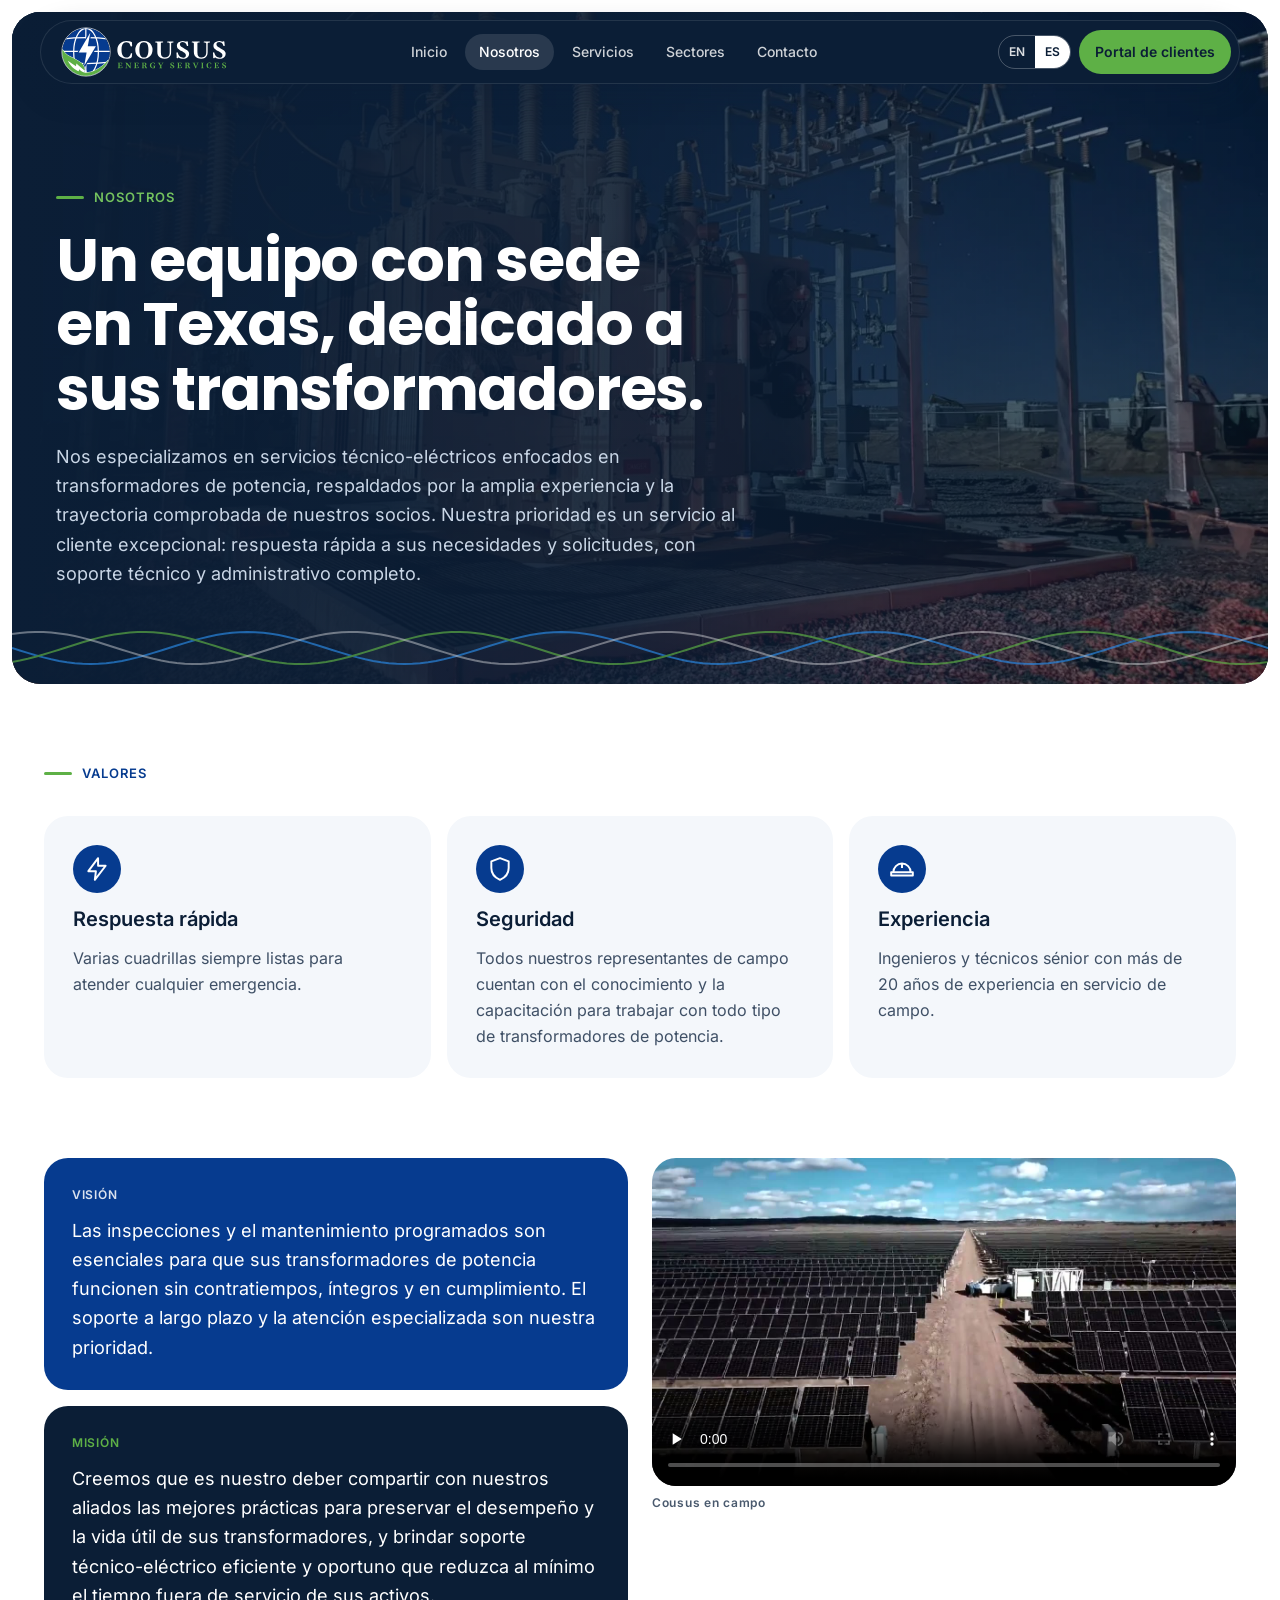
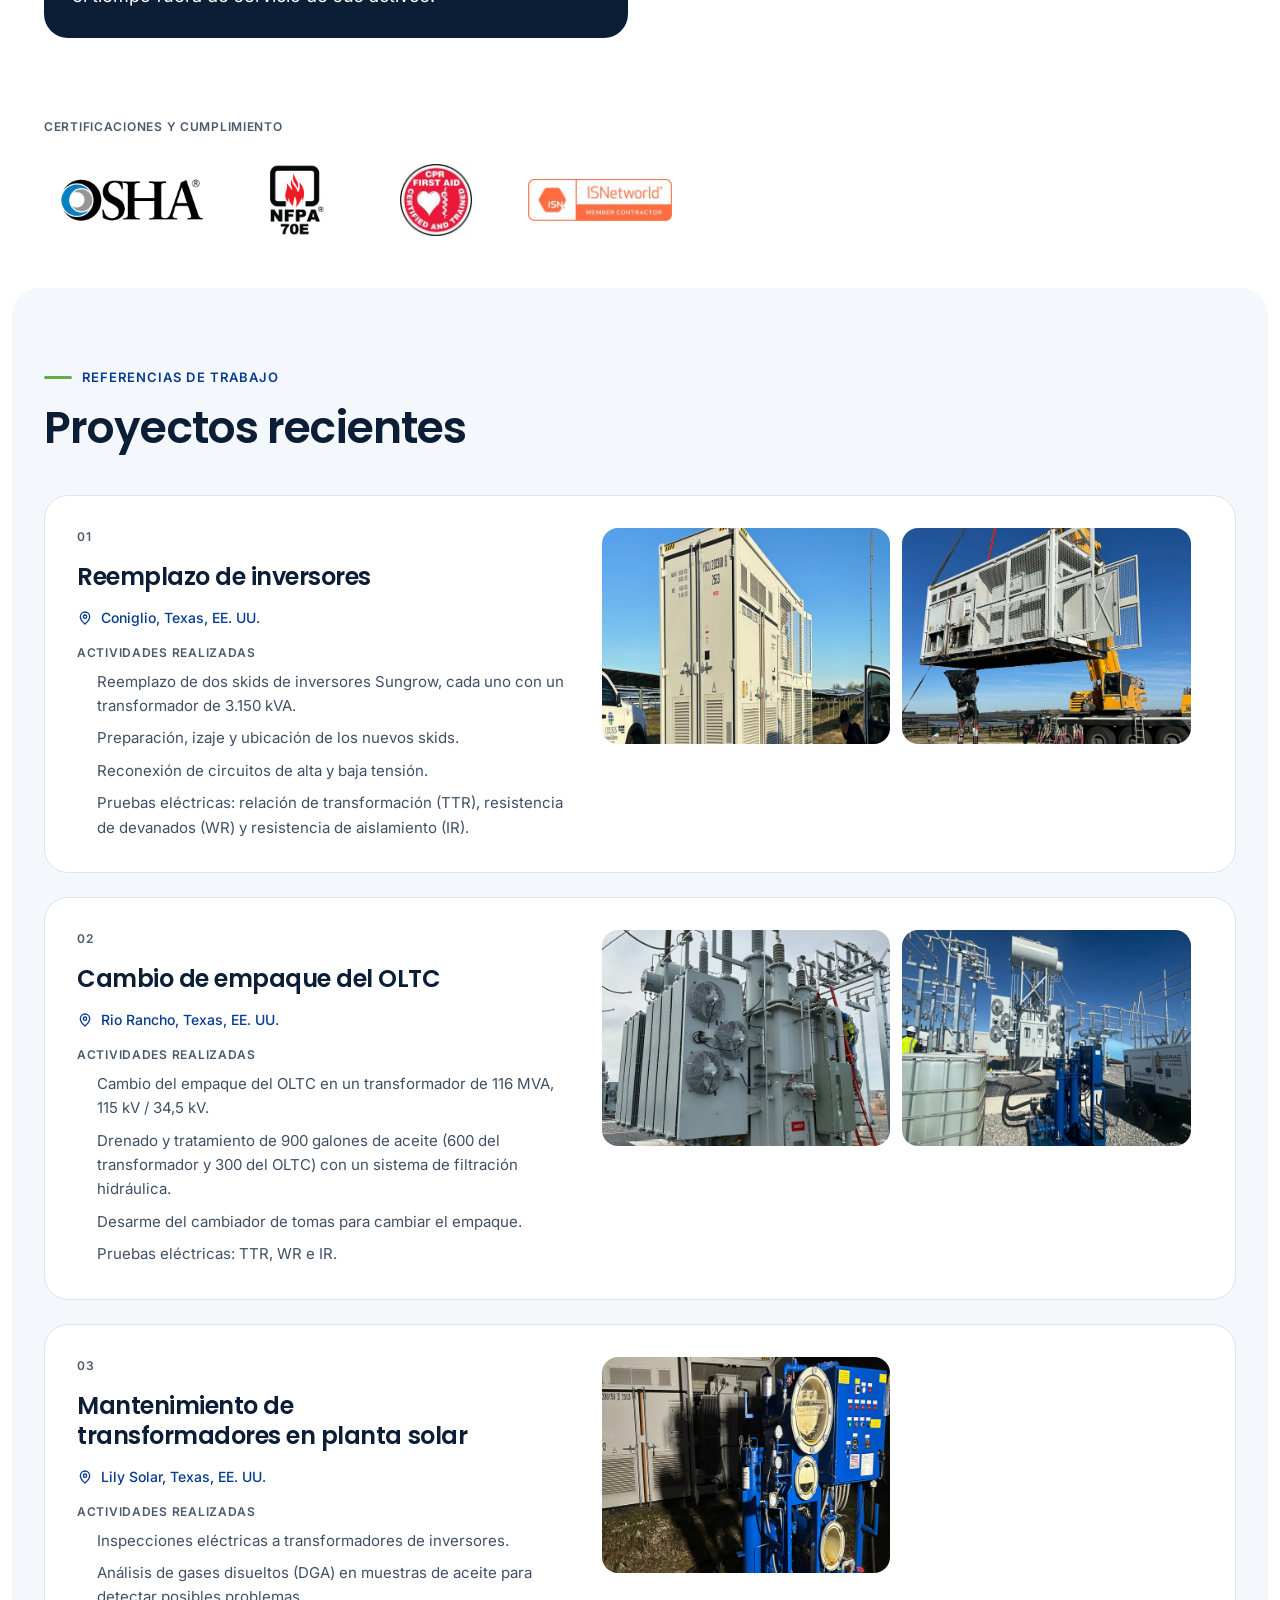
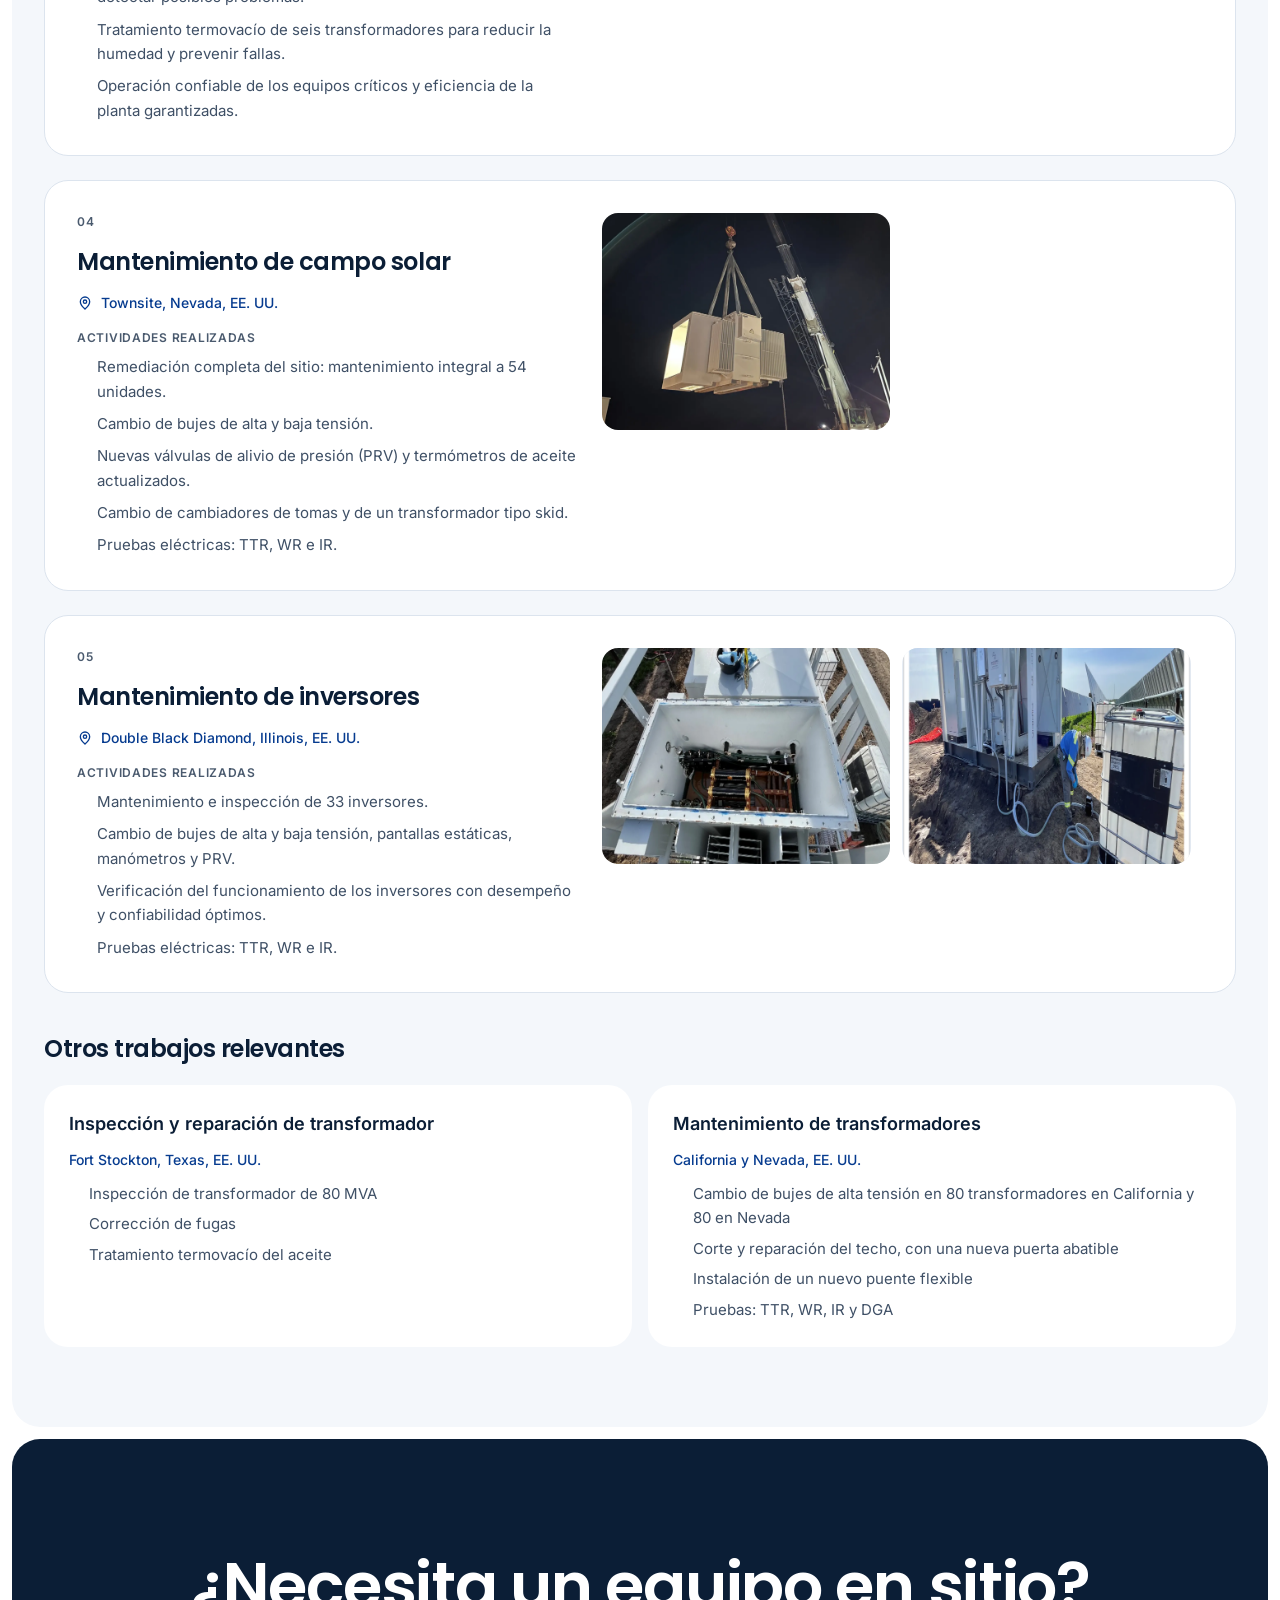
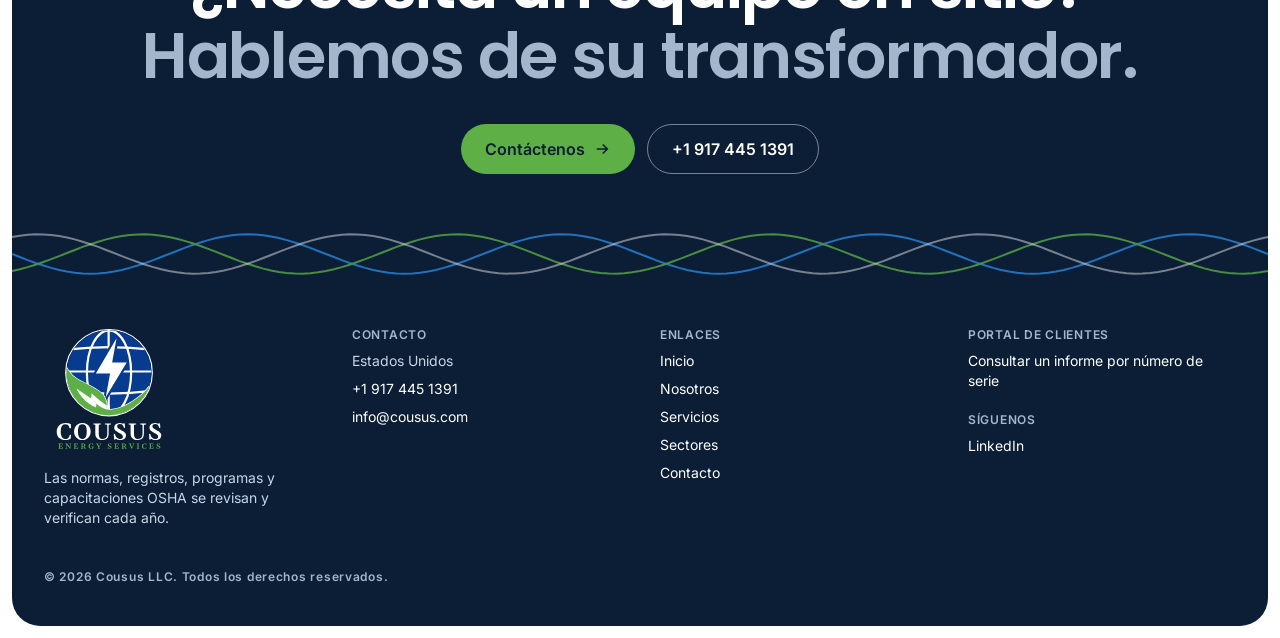
<file: es/about-us/index.html>
<!DOCTYPE html><html lang="es"><head><meta charset="utf-8"><meta name="viewport" content="width=device-width, initial-scale=1"><title>Nosotros — Cousus Energy Services</title><meta name="description" content="Montaje, puesta en servicio, pruebas eléctricas, análisis de aceite y reparaciones en garantía de transformadores de potencia e inversores solares en Estados Unidos."><link rel="icon" type="image/svg+xml" href="/favicon.svg"><link rel="icon" type="image/png" sizes="64x64" href="/brand/favicon-64.png"><link rel="apple-touch-icon" href="/brand/cousus-icono-512.png"><link rel="alternate" hreflang="en" href="https://cousus.com/about-us/"><link rel="alternate" hreflang="es" href="https://cousus.com/es/about-us/"><meta property="og:title" content="Nosotros — Cousus Energy Services"><meta property="og:description" content="Montaje, puesta en servicio, pruebas eléctricas, análisis de aceite y reparaciones en garantía de transformadores de potencia e inversores solares en Estados Unidos."><meta property="og:image" content="https://cousus.com/video/hero-poster.jpg"><meta name="theme-color" content="#0B1E36"><meta name="robots" content="noindex, nofollow"><!-- Marca que hay JavaScript: sin él, nada queda oculto a la espera de animarse --><script>document.documentElement.classList.add('js');</script><link rel="stylesheet" href="/_astro/images.yPDBNEIy.css"><style>.hero-photo[data-astro-cid-75ysl5lo]{animation:drift 1.6s var(--ease-out) both}.hero-in[data-astro-cid-75ysl5lo]{animation:rise .7s var(--ease-out) both;animation-delay:calc(var(--i) * 90ms)}@keyframes rise{0%{opacity:0;transform:translateY(16px)}}@keyframes drift{0%{transform:scale(1.05)}}@media (prefers-reduced-motion:reduce){.hero-photo[data-astro-cid-75ysl5lo]{animation:none}.hero-in[data-astro-cid-75ysl5lo]{animation:.3s both fade}@keyframes fade{0%{opacity:0}}}
</style></head><body class="bg-white font-sans text-ink antialiased"><a href="#main" class="sr-only focus:not-sr-only focus:fixed focus:left-4 focus:top-4 focus:z-50 focus:rounded focus:bg-accent focus:px-4 focus:py-2 focus:text-ink">Ir al contenido</a><header class="pointer-events-none fixed inset-x-0 top-4 z-40 px-4 sm:top-5 sm:px-6" data-astro-cid-nen7h5rs><div class="pointer-events-auto mx-auto flex max-w-[1200px] items-center justify-between gap-4 rounded-full border border-white/10 bg-ink py-1.5 pl-5 pr-2 text-white shadow-[0_10px_30px_rgb(11_30_54/0.28)]" data-astro-cid-nen7h5rs><a href="/es/" class="block shrink-0" aria-label="Cousus Energy Services" data-astro-cid-nen7h5rs><img src="/brand/cousus-logo-horizontal-fondo-oscuro.svg" alt="" width="169" height="50" class="h-[50px] w-auto" data-astro-cid-nen7h5rs></a><!-- Escritorio --><nav aria-label="Main" class="hidden items-center gap-1 text-sm lg:flex" data-astro-cid-nen7h5rs><a href="/es/" class="rounded-full px-3.5 py-2 font-medium text-white/80 no-underline transition-colors duration-150 hover:text-white aria-[current=page]:bg-white/12 aria-[current=page]:text-white" data-astro-cid-nen7h5rs>Inicio</a><a href="/es/about-us/" aria-current="page" class="rounded-full px-3.5 py-2 font-medium text-white/80 no-underline transition-colors duration-150 hover:text-white aria-[current=page]:bg-white/12 aria-[current=page]:text-white" data-astro-cid-nen7h5rs>Nosotros</a><a href="/es/services/" class="rounded-full px-3.5 py-2 font-medium text-white/80 no-underline transition-colors duration-150 hover:text-white aria-[current=page]:bg-white/12 aria-[current=page]:text-white" data-astro-cid-nen7h5rs>Servicios</a><a href="/es/sectors/" class="rounded-full px-3.5 py-2 font-medium text-white/80 no-underline transition-colors duration-150 hover:text-white aria-[current=page]:bg-white/12 aria-[current=page]:text-white" data-astro-cid-nen7h5rs>Sectores</a><a href="/es/contact/" class="rounded-full px-3.5 py-2 font-medium text-white/80 no-underline transition-colors duration-150 hover:text-white aria-[current=page]:bg-white/12 aria-[current=page]:text-white" data-astro-cid-nen7h5rs>Contacto</a></nav><div class="flex items-center gap-2" data-astro-cid-nen7h5rs><span class="flex overflow-hidden rounded-full border border-white/25 text-xs font-semibold" data-astro-cid-nen7h5rs><a href="/about-us/" hreflang="en" class="px-2.5 py-2 no-underline text-white/85" data-astro-cid-nen7h5rs>EN</a><a href="/es/about-us/" hreflang="es" aria-current="true" class="px-2.5 py-2 no-underline bg-white text-ink" data-astro-cid-nen7h5rs>ES</a></span><a href="https://ers.cousus.com/" target="_blank" rel="noopener" class="btn btn-green hidden !min-h-11 !px-4 !py-2 text-sm md:inline-flex" data-astro-cid-nen7h5rs>Portal de clientes</a><!-- Móvil --><details class="group relative lg:hidden" data-menu data-astro-cid-nen7h5rs><summary class="press flex min-h-11 cursor-pointer list-none items-center gap-2 rounded-full border border-white/25 px-3 text-sm font-medium text-white [&amp;::-webkit-details-marker]:hidden" data-astro-cid-nen7h5rs><svg width="18" height="18" viewBox="0 0 24 24" fill="none" stroke="currentColor" stroke-width="2" aria-hidden="true" data-astro-cid-nen7h5rs><path d="M4 7h16M4 12h16M4 17h16" data-astro-cid-nen7h5rs></path></svg><span class="sr-only sm:not-sr-only" data-astro-cid-nen7h5rs>Menú</span></summary><nav aria-label="Mobile" class="menu-panel absolute right-0 top-full mt-3 flex w-60 flex-col rounded-3xl border border-white/10 bg-ink p-2 shadow-[0_10px_30px_rgb(11_30_54/0.28)]" data-astro-cid-nen7h5rs><a href="/es/" class="rounded-2xl px-4 py-3 text-sm text-white no-underline aria-[current=page]:bg-white/12 aria-[current=page]:font-semibold" data-astro-cid-nen7h5rs>Inicio</a><a href="/es/about-us/" aria-current="page" class="rounded-2xl px-4 py-3 text-sm text-white no-underline aria-[current=page]:bg-white/12 aria-[current=page]:font-semibold" data-astro-cid-nen7h5rs>Nosotros</a><a href="/es/services/" class="rounded-2xl px-4 py-3 text-sm text-white no-underline aria-[current=page]:bg-white/12 aria-[current=page]:font-semibold" data-astro-cid-nen7h5rs>Servicios</a><a href="/es/sectors/" class="rounded-2xl px-4 py-3 text-sm text-white no-underline aria-[current=page]:bg-white/12 aria-[current=page]:font-semibold" data-astro-cid-nen7h5rs>Sectores</a><a href="/es/contact/" class="rounded-2xl px-4 py-3 text-sm text-white no-underline aria-[current=page]:bg-white/12 aria-[current=page]:font-semibold" data-astro-cid-nen7h5rs>Contacto</a><a href="https://ers.cousus.com/" target="_blank" rel="noopener" class="btn btn-green mt-1 text-sm" data-astro-cid-nen7h5rs>Portal de clientes</a></nav></details></div></div></header><script type="module">var e=document.querySelector(`[data-menu]`),t=e?.querySelector(`.menu-panel`),n=window.matchMedia(`(prefers-reduced-motion: reduce)`);e?.addEventListener(`toggle`,()=>{if(!e.open||!t)return;let r=n.matches?{opacity:0}:{opacity:0,transform:`scale(0.96) translateY(-4px)`};t.animate([r,{opacity:1,transform:`none`}],{duration:200,easing:`cubic-bezier(0.23, 1, 0.32, 1)`})});</script><main id="main"><section class="panel relative isolate mt-2 overflow-hidden bg-ink text-white sm:mt-3" data-astro-cid-75ysl5lo><img src="/media/2024/12/Imagen-de-WhatsApp-2024-11-12-a-las-21.35.12_946064fc.webp" alt="" class="hero-photo absolute inset-0 -z-20 h-full w-full object-cover" data-astro-cid-75ysl5lo><div class="absolute inset-0 -z-10 bg-gradient-to-r from-ink via-ink/88 to-ink/50" data-astro-cid-75ysl5lo></div><div class="mx-auto flex max-w-[1200px] flex-col gap-5 px-6 pb-24 pt-36 sm:pt-44 lg:px-4" data-astro-cid-75ysl5lo><span class="hero-in eyebrow text-accent-2" style="--i:0" data-astro-cid-75ysl5lo>NOSOTROS</span><h1 class="hero-in m-0 max-w-[900px] text-4xl leading-[1.08] sm:text-[60px]" style="--i:1" data-astro-cid-75ysl5lo>Un equipo con sede en Texas, dedicado a sus transformadores.</h1><p class="hero-in m-0 max-w-[700px] text-lg leading-relaxed text-mist" style="--i:2" data-astro-cid-75ysl5lo>Nos especializamos en servicios técnico-eléctricos enfocados en transformadores de potencia, respaldados por la amplia experiencia y la trayectoria comprobada de nuestros socios. Nuestra prioridad es un servicio al cliente excepcional: respuesta rápida a sus necesidades y solicitudes, con soporte técnico y administrativo completo.</p></div><div class="pointer-events-none overflow-hidden absolute inset-x-0 bottom-4 h-10 opacity-70" aria-hidden="true" data-loop><svg class="wave-track block h-full w-[200%] min-w-[1600px]" style="--wave-speed:12s" viewBox="0 0 3200 40" preserveAspectRatio="none"><path d="M0 20.0L10 22.5L20 24.9L30 27.3L40 29.4L50 31.3L60 32.9L70 34.3L80 35.2L90 35.8L100 36.0L110 35.8L120 35.2L130 34.3L140 32.9L150 31.3L160 29.4L170 27.3L180 24.9L190 22.5L200 20.0L210 17.5L220 15.1L230 12.7L240 10.6L250 8.7L260 7.1L270 5.7L280 4.8L290 4.2L300 4.0L310 4.2L320 4.8L330 5.7L340 7.1L350 8.7L360 10.6L370 12.7L380 15.1L390 17.5L400 20.0L410 22.5L420 24.9L430 27.3L440 29.4L450 31.3L460 32.9L470 34.3L480 35.2L490 35.8L500 36.0L510 35.8L520 35.2L530 34.3L540 32.9L550 31.3L560 29.4L570 27.3L580 24.9L590 22.5L600 20.0L610 17.5L620 15.1L630 12.7L640 10.6L650 8.7L660 7.1L670 5.7L680 4.8L690 4.2L700 4.0L710 4.2L720 4.8L730 5.7L740 7.1L750 8.7L760 10.6L770 12.7L780 15.1L790 17.5L800 20.0L810 22.5L820 24.9L830 27.3L840 29.4L850 31.3L860 32.9L870 34.3L880 35.2L890 35.8L900 36.0L910 35.8L920 35.2L930 34.3L940 32.9L950 31.3L960 29.4L970 27.3L980 24.9L990 22.5L1000 20.0L1010 17.5L1020 15.1L1030 12.7L1040 10.6L1050 8.7L1060 7.1L1070 5.7L1080 4.8L1090 4.2L1100 4.0L1110 4.2L1120 4.8L1130 5.7L1140 7.1L1150 8.7L1160 10.6L1170 12.7L1180 15.1L1190 17.5L1200 20.0L1210 22.5L1220 24.9L1230 27.3L1240 29.4L1250 31.3L1260 32.9L1270 34.3L1280 35.2L1290 35.8L1300 36.0L1310 35.8L1320 35.2L1330 34.3L1340 32.9L1350 31.3L1360 29.4L1370 27.3L1380 24.9L1390 22.5L1400 20.0L1410 17.5L1420 15.1L1430 12.7L1440 10.6L1450 8.7L1460 7.1L1470 5.7L1480 4.8L1490 4.2L1500 4.0L1510 4.2L1520 4.8L1530 5.7L1540 7.1L1550 8.7L1560 10.6L1570 12.7L1580 15.1L1590 17.5L1600 20.0L1610 22.5L1620 24.9L1630 27.3L1640 29.4L1650 31.3L1660 32.9L1670 34.3L1680 35.2L1690 35.8L1700 36.0L1710 35.8L1720 35.2L1730 34.3L1740 32.9L1750 31.3L1760 29.4L1770 27.3L1780 24.9L1790 22.5L1800 20.0L1810 17.5L1820 15.1L1830 12.7L1840 10.6L1850 8.7L1860 7.1L1870 5.7L1880 4.8L1890 4.2L1900 4.0L1910 4.2L1920 4.8L1930 5.7L1940 7.1L1950 8.7L1960 10.6L1970 12.7L1980 15.1L1990 17.5L2000 20.0L2010 22.5L2020 24.9L2030 27.3L2040 29.4L2050 31.3L2060 32.9L2070 34.3L2080 35.2L2090 35.8L2100 36.0L2110 35.8L2120 35.2L2130 34.3L2140 32.9L2150 31.3L2160 29.4L2170 27.3L2180 24.9L2190 22.5L2200 20.0L2210 17.5L2220 15.1L2230 12.7L2240 10.6L2250 8.7L2260 7.1L2270 5.7L2280 4.8L2290 4.2L2300 4.0L2310 4.2L2320 4.8L2330 5.7L2340 7.1L2350 8.7L2360 10.6L2370 12.7L2380 15.1L2390 17.5L2400 20.0L2410 22.5L2420 24.9L2430 27.3L2440 29.4L2450 31.3L2460 32.9L2470 34.3L2480 35.2L2490 35.8L2500 36.0L2510 35.8L2520 35.2L2530 34.3L2540 32.9L2550 31.3L2560 29.4L2570 27.3L2580 24.9L2590 22.5L2600 20.0L2610 17.5L2620 15.1L2630 12.7L2640 10.6L2650 8.7L2660 7.1L2670 5.7L2680 4.8L2690 4.2L2700 4.0L2710 4.2L2720 4.8L2730 5.7L2740 7.1L2750 8.7L2760 10.6L2770 12.7L2780 15.1L2790 17.5L2800 20.0L2810 22.5L2820 24.9L2830 27.3L2840 29.4L2850 31.3L2860 32.9L2870 34.3L2880 35.2L2890 35.8L2900 36.0L2910 35.8L2920 35.2L2930 34.3L2940 32.9L2950 31.3L2960 29.4L2970 27.3L2980 24.9L2990 22.5L3000 20.0L3010 17.5L3020 15.1L3030 12.7L3040 10.6L3050 8.7L3060 7.1L3070 5.7L3080 4.8L3090 4.2L3100 4.0L3110 4.2L3120 4.8L3130 5.7L3140 7.1L3150 8.7L3160 10.6L3170 12.7L3180 15.1L3190 17.5L3200 20.0" fill="none" stroke="#2B8BE6" stroke-width="2" stroke-opacity="0.95" vector-effect="non-scaling-stroke"></path><path d="M0 33.9L10 32.4L20 30.7L30 28.7L40 26.5L50 24.1L60 21.7L70 19.2L80 16.7L90 14.3L100 12.0L110 9.9L120 8.1L130 6.6L140 5.4L150 4.5L160 4.1L170 4.0L180 4.3L190 5.1L200 6.1L210 7.6L220 9.3L230 11.3L240 13.5L250 15.9L260 18.3L270 20.8L280 23.3L290 25.7L300 28.0L310 30.1L320 31.9L330 33.4L340 34.6L350 35.5L360 35.9L370 36.0L380 35.7L390 34.9L400 33.9L410 32.4L420 30.7L430 28.7L440 26.5L450 24.1L460 21.7L470 19.2L480 16.7L490 14.3L500 12.0L510 9.9L520 8.1L530 6.6L540 5.4L550 4.5L560 4.1L570 4.0L580 4.3L590 5.1L600 6.1L610 7.6L620 9.3L630 11.3L640 13.5L650 15.9L660 18.3L670 20.8L680 23.3L690 25.7L700 28.0L710 30.1L720 31.9L730 33.4L740 34.6L750 35.5L760 35.9L770 36.0L780 35.7L790 34.9L800 33.9L810 32.4L820 30.7L830 28.7L840 26.5L850 24.1L860 21.7L870 19.2L880 16.7L890 14.3L900 12.0L910 9.9L920 8.1L930 6.6L940 5.4L950 4.5L960 4.1L970 4.0L980 4.3L990 5.1L1000 6.1L1010 7.6L1020 9.3L1030 11.3L1040 13.5L1050 15.9L1060 18.3L1070 20.8L1080 23.3L1090 25.7L1100 28.0L1110 30.1L1120 31.9L1130 33.4L1140 34.6L1150 35.5L1160 35.9L1170 36.0L1180 35.7L1190 34.9L1200 33.9L1210 32.4L1220 30.7L1230 28.7L1240 26.5L1250 24.1L1260 21.7L1270 19.2L1280 16.7L1290 14.3L1300 12.0L1310 9.9L1320 8.1L1330 6.6L1340 5.4L1350 4.5L1360 4.1L1370 4.0L1380 4.3L1390 5.1L1400 6.1L1410 7.6L1420 9.3L1430 11.3L1440 13.5L1450 15.9L1460 18.3L1470 20.8L1480 23.3L1490 25.7L1500 28.0L1510 30.1L1520 31.9L1530 33.4L1540 34.6L1550 35.5L1560 35.9L1570 36.0L1580 35.7L1590 34.9L1600 33.9L1610 32.4L1620 30.7L1630 28.7L1640 26.5L1650 24.1L1660 21.7L1670 19.2L1680 16.7L1690 14.3L1700 12.0L1710 9.9L1720 8.1L1730 6.6L1740 5.4L1750 4.5L1760 4.1L1770 4.0L1780 4.3L1790 5.1L1800 6.1L1810 7.6L1820 9.3L1830 11.3L1840 13.5L1850 15.9L1860 18.3L1870 20.8L1880 23.3L1890 25.7L1900 28.0L1910 30.1L1920 31.9L1930 33.4L1940 34.6L1950 35.5L1960 35.9L1970 36.0L1980 35.7L1990 34.9L2000 33.9L2010 32.4L2020 30.7L2030 28.7L2040 26.5L2050 24.1L2060 21.7L2070 19.2L2080 16.7L2090 14.3L2100 12.0L2110 9.9L2120 8.1L2130 6.6L2140 5.4L2150 4.5L2160 4.1L2170 4.0L2180 4.3L2190 5.1L2200 6.1L2210 7.6L2220 9.3L2230 11.3L2240 13.5L2250 15.9L2260 18.3L2270 20.8L2280 23.3L2290 25.7L2300 28.0L2310 30.1L2320 31.9L2330 33.4L2340 34.6L2350 35.5L2360 35.9L2370 36.0L2380 35.7L2390 34.9L2400 33.9L2410 32.4L2420 30.7L2430 28.7L2440 26.5L2450 24.1L2460 21.7L2470 19.2L2480 16.7L2490 14.3L2500 12.0L2510 9.9L2520 8.1L2530 6.6L2540 5.4L2550 4.5L2560 4.1L2570 4.0L2580 4.3L2590 5.1L2600 6.1L2610 7.6L2620 9.3L2630 11.3L2640 13.5L2650 15.9L2660 18.3L2670 20.8L2680 23.3L2690 25.7L2700 28.0L2710 30.1L2720 31.9L2730 33.4L2740 34.6L2750 35.5L2760 35.9L2770 36.0L2780 35.7L2790 34.9L2800 33.9L2810 32.4L2820 30.7L2830 28.7L2840 26.5L2850 24.1L2860 21.7L2870 19.2L2880 16.7L2890 14.3L2900 12.0L2910 9.9L2920 8.1L2930 6.6L2940 5.4L2950 4.5L2960 4.1L2970 4.0L2980 4.3L2990 5.1L3000 6.1L3010 7.6L3020 9.3L3030 11.3L3040 13.5L3050 15.9L3060 18.3L3070 20.8L3080 23.3L3090 25.7L3100 28.0L3110 30.1L3120 31.9L3130 33.4L3140 34.6L3150 35.5L3160 35.9L3170 36.0L3180 35.7L3190 34.9L3200 33.9" fill="none" stroke="#5EB046" stroke-width="2" stroke-opacity="0.95" vector-effect="non-scaling-stroke"></path><path d="M0 6.1L10 5.1L20 4.3L30 4.0L40 4.1L50 4.5L60 5.4L70 6.6L80 8.1L90 9.9L100 12.0L110 14.3L120 16.7L130 19.2L140 21.7L150 24.1L160 26.5L170 28.7L180 30.7L190 32.4L200 33.9L210 34.9L220 35.7L230 36.0L240 35.9L250 35.5L260 34.6L270 33.4L280 31.9L290 30.1L300 28.0L310 25.7L320 23.3L330 20.8L340 18.3L350 15.9L360 13.5L370 11.3L380 9.3L390 7.6L400 6.1L410 5.1L420 4.3L430 4.0L440 4.1L450 4.5L460 5.4L470 6.6L480 8.1L490 9.9L500 12.0L510 14.3L520 16.7L530 19.2L540 21.7L550 24.1L560 26.5L570 28.7L580 30.7L590 32.4L600 33.9L610 34.9L620 35.7L630 36.0L640 35.9L650 35.5L660 34.6L670 33.4L680 31.9L690 30.1L700 28.0L710 25.7L720 23.3L730 20.8L740 18.3L750 15.9L760 13.5L770 11.3L780 9.3L790 7.6L800 6.1L810 5.1L820 4.3L830 4.0L840 4.1L850 4.5L860 5.4L870 6.6L880 8.1L890 9.9L900 12.0L910 14.3L920 16.7L930 19.2L940 21.7L950 24.1L960 26.5L970 28.7L980 30.7L990 32.4L1000 33.9L1010 34.9L1020 35.7L1030 36.0L1040 35.9L1050 35.5L1060 34.6L1070 33.4L1080 31.9L1090 30.1L1100 28.0L1110 25.7L1120 23.3L1130 20.8L1140 18.3L1150 15.9L1160 13.5L1170 11.3L1180 9.3L1190 7.6L1200 6.1L1210 5.1L1220 4.3L1230 4.0L1240 4.1L1250 4.5L1260 5.4L1270 6.6L1280 8.1L1290 9.9L1300 12.0L1310 14.3L1320 16.7L1330 19.2L1340 21.7L1350 24.1L1360 26.5L1370 28.7L1380 30.7L1390 32.4L1400 33.9L1410 34.9L1420 35.7L1430 36.0L1440 35.9L1450 35.5L1460 34.6L1470 33.4L1480 31.9L1490 30.1L1500 28.0L1510 25.7L1520 23.3L1530 20.8L1540 18.3L1550 15.9L1560 13.5L1570 11.3L1580 9.3L1590 7.6L1600 6.1L1610 5.1L1620 4.3L1630 4.0L1640 4.1L1650 4.5L1660 5.4L1670 6.6L1680 8.1L1690 9.9L1700 12.0L1710 14.3L1720 16.7L1730 19.2L1740 21.7L1750 24.1L1760 26.5L1770 28.7L1780 30.7L1790 32.4L1800 33.9L1810 34.9L1820 35.7L1830 36.0L1840 35.9L1850 35.5L1860 34.6L1870 33.4L1880 31.9L1890 30.1L1900 28.0L1910 25.7L1920 23.3L1930 20.8L1940 18.3L1950 15.9L1960 13.5L1970 11.3L1980 9.3L1990 7.6L2000 6.1L2010 5.1L2020 4.3L2030 4.0L2040 4.1L2050 4.5L2060 5.4L2070 6.6L2080 8.1L2090 9.9L2100 12.0L2110 14.3L2120 16.7L2130 19.2L2140 21.7L2150 24.1L2160 26.5L2170 28.7L2180 30.7L2190 32.4L2200 33.9L2210 34.9L2220 35.7L2230 36.0L2240 35.9L2250 35.5L2260 34.6L2270 33.4L2280 31.9L2290 30.1L2300 28.0L2310 25.7L2320 23.3L2330 20.8L2340 18.3L2350 15.9L2360 13.5L2370 11.3L2380 9.3L2390 7.6L2400 6.1L2410 5.1L2420 4.3L2430 4.0L2440 4.1L2450 4.5L2460 5.4L2470 6.6L2480 8.1L2490 9.9L2500 12.0L2510 14.3L2520 16.7L2530 19.2L2540 21.7L2550 24.1L2560 26.5L2570 28.7L2580 30.7L2590 32.4L2600 33.9L2610 34.9L2620 35.7L2630 36.0L2640 35.9L2650 35.5L2660 34.6L2670 33.4L2680 31.9L2690 30.1L2700 28.0L2710 25.7L2720 23.3L2730 20.8L2740 18.3L2750 15.9L2760 13.5L2770 11.3L2780 9.3L2790 7.6L2800 6.1L2810 5.1L2820 4.3L2830 4.0L2840 4.1L2850 4.5L2860 5.4L2870 6.6L2880 8.1L2890 9.9L2900 12.0L2910 14.3L2920 16.7L2930 19.2L2940 21.7L2950 24.1L2960 26.5L2970 28.7L2980 30.7L2990 32.4L3000 33.9L3010 34.9L3020 35.7L3030 36.0L3040 35.9L3050 35.5L3060 34.6L3070 33.4L3080 31.9L3090 30.1L3100 28.0L3110 25.7L3120 23.3L3130 20.8L3140 18.3L3150 15.9L3160 13.5L3170 11.3L3180 9.3L3190 7.6L3200 6.1" fill="none" stroke="#FFFFFF" stroke-width="2" stroke-opacity="0.55" vector-effect="non-scaling-stroke"></path></svg></div></section><section class="mx-auto flex max-w-[1240px] flex-col gap-8 px-6 pt-20 pb-10"><span class="eyebrow text-brand-blue">VALORES</span><ul data-stagger class="m-0 grid list-none grid-cols-1 gap-4 p-0 md:grid-cols-3"><li class="flex flex-col gap-3 lift rounded-3xl bg-paper p-7"><span class="flex h-12 w-12 items-center justify-center rounded-3xl bg-brand text-white"><svg width="26" height="26" viewBox="0 0 24 24" fill="none" stroke="currentColor" stroke-width="1.8" stroke-linejoin="round" aria-hidden="true"><path d="M13 2 L4 14 H11 L10 22 L20 9 H13 Z"></path></svg></span><strong class="text-xl">Respuesta rápida</strong><p class="m-0 text-base leading-relaxed text-body">Varias cuadrillas siempre listas para atender cualquier emergencia.</p></li><li class="flex flex-col gap-3 lift rounded-3xl bg-paper p-7"><span class="flex h-12 w-12 items-center justify-center rounded-3xl bg-brand text-white"><svg width="26" height="26" viewBox="0 0 24 24" fill="none" stroke="currentColor" stroke-width="1.8" stroke-linejoin="round" aria-hidden="true"><path d="M12 2 L20 5 V11 C20 16 16.5 20 12 22 C7.5 20 4 16 4 11 V5 Z"></path></svg></span><strong class="text-xl">Seguridad</strong><p class="m-0 text-base leading-relaxed text-body">Todos nuestros representantes de campo cuentan con el conocimiento y la capacitación para trabajar con todo tipo de transformadores de potencia.</p></li><li class="flex flex-col gap-3 lift rounded-3xl bg-paper p-7"><span class="flex h-12 w-12 items-center justify-center rounded-3xl bg-brand text-white"><svg width="26" height="26" viewBox="0 0 24 24" fill="none" stroke="currentColor" stroke-width="1.8" stroke-linejoin="round" aria-hidden="true"><path d="M4 15 A8 8 0 0 1 20 15 M2 15 H22 V18 H2 Z M12 7 V11"></path></svg></span><strong class="text-xl">Experiencia</strong><p class="m-0 text-base leading-relaxed text-body">Ingenieros y técnicos sénior con más de 20 años de experiencia en servicio de campo.</p></li></ul></section><section class="mx-auto flex max-w-[1240px] flex-wrap gap-6 px-6 py-10"><div class="flex min-w-0 flex-[1_1_440px] flex-col gap-4"><div class="flex flex-col gap-3 rounded-3xl bg-brand p-7 text-white"><span class="label text-white/85">VISIÓN</span><p class="m-0 text-lg leading-relaxed">Las inspecciones y el mantenimiento programados son esenciales para que sus transformadores de potencia funcionen sin contratiempos, íntegros y en cumplimiento. El soporte a largo plazo y la atención especializada son nuestra prioridad.</p></div><div class="flex flex-col gap-3 rounded-3xl bg-ink p-7 text-white"><span class="label text-accent">MISIÓN</span><p class="m-0 text-lg leading-relaxed">Creemos que es nuestro deber compartir con nuestros aliados las mejores prácticas para preservar el desempeño y la vida útil de sus transformadores, y brindar soporte técnico-eléctrico eficiente y oportuno que reduzca al mínimo el tiempo fuera de servicio de sus activos.</p></div></div><figure class="m-0 flex min-w-0 flex-[1_1_440px] flex-col gap-2"><video src="/video/cousus-field.mp4" controls preload="none" poster="/video/field-poster.jpg" playsinline class="aspect-video w-full rounded-3xl bg-ink object-cover"></video><figcaption class="label text-muted">Cousus en campo</figcaption></figure></section><section class="mx-auto max-w-[1240px] px-6 py-10"><div class="flex flex-col gap-4"><span class="label text-muted">CERTIFICACIONES Y CUMPLIMIENTO</span><ul class="m-0 flex list-none flex-wrap items-center gap-3 p-0"><li class="flex h-24 min-w-32 items-center justify-center rounded-2xl bg-white px-4"><img src="/media/2023/01/osha-removebg-preview.webp" alt="OSHA" loading="lazy" class="max-h-18 max-w-36 object-contain"></li><li class="flex h-24 min-w-32 items-center justify-center rounded-2xl bg-white px-4"><img src="/media/2025/01/nafpa70e-certified.png" alt="Certificación NFPA 70E" loading="lazy" class="max-h-18 max-w-36 object-contain"></li><li class="flex h-24 min-w-32 items-center justify-center rounded-2xl bg-white px-4"><img src="/media/2025/01/first-aid-and-cpr-certified-150x150.jpg" alt="Certificación en primeros auxilios y RCP" loading="lazy" class="max-h-18 max-w-36 object-contain"></li><li class="flex h-24 min-w-32 items-center justify-center rounded-2xl bg-white px-4"><img src="/media/2023/04/memberCeLogo_small-300x88.webp" alt="Miembro" loading="lazy" class="max-h-18 max-w-36 object-contain"></li></ul></div></section><section class="panel bg-paper"><div class="mx-auto flex max-w-[1240px] flex-col gap-10 px-6 py-20"><div class="flex flex-col gap-3" data-reveal><span class="eyebrow text-brand-blue">REFERENCIAS DE TRABAJO</span><h2 class="m-0 text-3xl leading-tight sm:text-[44px]">Proyectos recientes</h2></div><ol class="m-0 flex list-none flex-col gap-6 p-0"><li class="grid grid-cols-1 gap-6 rounded-3xl border border-rule bg-white p-6 lg:grid-cols-[minmax(0,5fr)_minmax(0,6fr)] lg:p-8"><div class="flex min-w-0 flex-col gap-4"><span class="label text-muted">01</span><h3 class="m-0 text-2xl leading-tight">Reemplazo de inversores</h3><p class="m-0 flex items-center gap-2 text-sm font-medium text-brand-blue"><svg width="16" height="16" viewBox="0 0 24 24" fill="none" stroke="currentColor" stroke-width="2" aria-hidden="true"><path d="M12 21s-7-6.2-7-11a7 7 0 0 1 14 0c0 4.8-7 11-7 11z"></path><circle cx="12" cy="10" r="2.5"></circle></svg><span class="sr-only">Ubicación:</span>Coniglio, Texas, EE. UU.</p><div class="flex flex-col gap-2"><span class="label text-muted">ACTIVIDADES REALIZADAS</span><ul class="m-0 flex flex-col gap-2 pl-5 text-[15px] leading-relaxed text-body marker:text-accent"><li>Reemplazo de dos skids de inversores Sungrow, cada uno con un transformador de 3.150 kVA.</li><li>Preparación, izaje y ubicación de los nuevos skids.</li><li>Reconexión de circuitos de alta y baja tensión.</li><li>Pruebas eléctricas: relación de transformación (TTR), resistencia de devanados (WR) y resistencia de aislamiento (IR).</li></ul></div></div><div class="min-w-0"><ul aria-label="Reemplazo de inversores" class="m-0 flex list-none snap-x snap-mandatory gap-3 overflow-x-auto p-0 pb-2 [scrollbar-width:thin]"><li class="w-[85%] shrink-0 snap-start sm:w-[48%]"><img src="/media/2025/01/coniglio-1.webp" alt="Reemplazo de inversores — 1" loading="lazy" class="aspect-[4/3] w-full rounded-2xl bg-paper-2 object-cover"></li><li class="w-[85%] shrink-0 snap-start sm:w-[48%]"><img src="/media/2025/01/Coniglio-2.webp" alt="Reemplazo de inversores — 2" loading="lazy" class="aspect-[4/3] w-full rounded-2xl bg-paper-2 object-cover"></li></ul></div></li><li class="grid grid-cols-1 gap-6 rounded-3xl border border-rule bg-white p-6 lg:grid-cols-[minmax(0,5fr)_minmax(0,6fr)] lg:p-8"><div class="flex min-w-0 flex-col gap-4"><span class="label text-muted">02</span><h3 class="m-0 text-2xl leading-tight">Cambio de empaque del OLTC</h3><p class="m-0 flex items-center gap-2 text-sm font-medium text-brand-blue"><svg width="16" height="16" viewBox="0 0 24 24" fill="none" stroke="currentColor" stroke-width="2" aria-hidden="true"><path d="M12 21s-7-6.2-7-11a7 7 0 0 1 14 0c0 4.8-7 11-7 11z"></path><circle cx="12" cy="10" r="2.5"></circle></svg><span class="sr-only">Ubicación:</span>Rio Rancho, Texas, EE. UU.</p><div class="flex flex-col gap-2"><span class="label text-muted">ACTIVIDADES REALIZADAS</span><ul class="m-0 flex flex-col gap-2 pl-5 text-[15px] leading-relaxed text-body marker:text-accent"><li>Cambio del empaque del OLTC en un transformador de 116 MVA, 115 kV / 34,5 kV.</li><li>Drenado y tratamiento de 900 galones de aceite (600 del transformador y 300 del OLTC) con un sistema de filtración hidráulica.</li><li>Desarme del cambiador de tomas para cambiar el empaque.</li><li>Pruebas eléctricas: TTR, WR e IR.</li></ul></div></div><div class="min-w-0"><ul aria-label="Cambio de empaque del OLTC" class="m-0 flex list-none snap-x snap-mandatory gap-3 overflow-x-auto p-0 pb-2 [scrollbar-width:thin]"><li class="w-[85%] shrink-0 snap-start sm:w-[48%]"><img src="/media/2025/01/Rio-rancho-2-2.webp" alt="Cambio de empaque del OLTC — 1" loading="lazy" class="aspect-[4/3] w-full rounded-2xl bg-paper-2 object-cover"></li><li class="w-[85%] shrink-0 snap-start sm:w-[48%]"><img src="/media/2025/01/Rio-rancho-1-2.webp" alt="Cambio de empaque del OLTC — 2" loading="lazy" class="aspect-[4/3] w-full rounded-2xl bg-paper-2 object-cover"></li></ul></div></li><li class="grid grid-cols-1 gap-6 rounded-3xl border border-rule bg-white p-6 lg:grid-cols-[minmax(0,5fr)_minmax(0,6fr)] lg:p-8"><div class="flex min-w-0 flex-col gap-4"><span class="label text-muted">03</span><h3 class="m-0 text-2xl leading-tight">Mantenimiento de transformadores en planta solar</h3><p class="m-0 flex items-center gap-2 text-sm font-medium text-brand-blue"><svg width="16" height="16" viewBox="0 0 24 24" fill="none" stroke="currentColor" stroke-width="2" aria-hidden="true"><path d="M12 21s-7-6.2-7-11a7 7 0 0 1 14 0c0 4.8-7 11-7 11z"></path><circle cx="12" cy="10" r="2.5"></circle></svg><span class="sr-only">Ubicación:</span>Lily Solar, Texas, EE. UU.</p><div class="flex flex-col gap-2"><span class="label text-muted">ACTIVIDADES REALIZADAS</span><ul class="m-0 flex flex-col gap-2 pl-5 text-[15px] leading-relaxed text-body marker:text-accent"><li>Inspecciones eléctricas a transformadores de inversores.</li><li>Análisis de gases disueltos (DGA) en muestras de aceite para detectar posibles problemas.</li><li>Tratamiento termovacío de seis transformadores para reducir la humedad y prevenir fallas.</li><li>Operación confiable de los equipos críticos y eficiencia de la planta garantizadas.</li></ul></div></div><div class="min-w-0"><ul aria-label="Mantenimiento de transformadores en planta solar" class="m-0 flex list-none snap-x snap-mandatory gap-3 overflow-x-auto p-0 pb-2 [scrollbar-width:thin]"><li class="w-[85%] shrink-0 snap-start sm:w-[48%]"><img src="/media/2025/01/Lily-Solar-2.webp" alt="Mantenimiento de transformadores en planta solar — 1" loading="lazy" class="aspect-[4/3] w-full rounded-2xl bg-paper-2 object-cover"></li></ul></div></li><li class="grid grid-cols-1 gap-6 rounded-3xl border border-rule bg-white p-6 lg:grid-cols-[minmax(0,5fr)_minmax(0,6fr)] lg:p-8"><div class="flex min-w-0 flex-col gap-4"><span class="label text-muted">04</span><h3 class="m-0 text-2xl leading-tight">Mantenimiento de campo solar</h3><p class="m-0 flex items-center gap-2 text-sm font-medium text-brand-blue"><svg width="16" height="16" viewBox="0 0 24 24" fill="none" stroke="currentColor" stroke-width="2" aria-hidden="true"><path d="M12 21s-7-6.2-7-11a7 7 0 0 1 14 0c0 4.8-7 11-7 11z"></path><circle cx="12" cy="10" r="2.5"></circle></svg><span class="sr-only">Ubicación:</span>Townsite, Nevada, EE. UU.</p><div class="flex flex-col gap-2"><span class="label text-muted">ACTIVIDADES REALIZADAS</span><ul class="m-0 flex flex-col gap-2 pl-5 text-[15px] leading-relaxed text-body marker:text-accent"><li>Remediación completa del sitio: mantenimiento integral a 54 unidades.</li><li>Cambio de bujes de alta y baja tensión.</li><li>Nuevas válvulas de alivio de presión (PRV) y termómetros de aceite actualizados.</li><li>Cambio de cambiadores de tomas y de un transformador tipo skid.</li><li>Pruebas eléctricas: TTR, WR e IR.</li></ul></div></div><div class="min-w-0"><ul aria-label="Mantenimiento de campo solar" class="m-0 flex list-none snap-x snap-mandatory gap-3 overflow-x-auto p-0 pb-2 [scrollbar-width:thin]"><li class="w-[85%] shrink-0 snap-start sm:w-[48%]"><img src="/media/2025/01/Townsite4-1.webp" alt="Mantenimiento de campo solar — 1" loading="lazy" class="aspect-[4/3] w-full rounded-2xl bg-paper-2 object-cover"></li></ul></div></li><li class="grid grid-cols-1 gap-6 rounded-3xl border border-rule bg-white p-6 lg:grid-cols-[minmax(0,5fr)_minmax(0,6fr)] lg:p-8"><div class="flex min-w-0 flex-col gap-4"><span class="label text-muted">05</span><h3 class="m-0 text-2xl leading-tight">Mantenimiento de inversores</h3><p class="m-0 flex items-center gap-2 text-sm font-medium text-brand-blue"><svg width="16" height="16" viewBox="0 0 24 24" fill="none" stroke="currentColor" stroke-width="2" aria-hidden="true"><path d="M12 21s-7-6.2-7-11a7 7 0 0 1 14 0c0 4.8-7 11-7 11z"></path><circle cx="12" cy="10" r="2.5"></circle></svg><span class="sr-only">Ubicación:</span>Double Black Diamond, Illinois, EE. UU.</p><div class="flex flex-col gap-2"><span class="label text-muted">ACTIVIDADES REALIZADAS</span><ul class="m-0 flex flex-col gap-2 pl-5 text-[15px] leading-relaxed text-body marker:text-accent"><li>Mantenimiento e inspección de 33 inversores.</li><li>Cambio de bujes de alta y baja tensión, pantallas estáticas, manómetros y PRV.</li><li>Verificación del funcionamiento de los inversores con desempeño y confiabilidad óptimos.</li><li>Pruebas eléctricas: TTR, WR e IR.</li></ul></div></div><div class="min-w-0"><ul aria-label="Mantenimiento de inversores" class="m-0 flex list-none snap-x snap-mandatory gap-3 overflow-x-auto p-0 pb-2 [scrollbar-width:thin]"><li class="w-[85%] shrink-0 snap-start sm:w-[48%]"><img src="/media/2025/01/DBD-1.webp" alt="Mantenimiento de inversores — 1" loading="lazy" class="aspect-[4/3] w-full rounded-2xl bg-paper-2 object-cover"></li><li class="w-[85%] shrink-0 snap-start sm:w-[48%]"><img src="/media/2025/01/DBD2.webp" alt="Mantenimiento de inversores — 2" loading="lazy" class="aspect-[4/3] w-full rounded-2xl bg-paper-2 object-cover"></li><li class="w-[85%] shrink-0 snap-start sm:w-[48%]"><img src="/media/2025/01/DBD3.webp" alt="Mantenimiento de inversores — 3" loading="lazy" class="aspect-[4/3] w-full rounded-2xl bg-paper-2 object-cover"></li></ul></div></li></ol><div class="flex flex-col gap-5"><h3 class="m-0 text-2xl">Otros trabajos relevantes</h3><ul data-stagger class="m-0 grid list-none grid-cols-1 gap-4 p-0 md:grid-cols-2"><li class="flex flex-col gap-3 lift rounded-3xl bg-paper p-6"><strong class="text-lg">Inspección y reparación de transformador</strong><span class="text-sm font-medium text-brand-blue">Fort Stockton, Texas, EE. UU.</span><ul class="m-0 flex flex-col gap-1.5 pl-5 text-[15px] leading-relaxed text-body marker:text-accent"><li>Inspección de transformador de 80 MVA</li><li>Corrección de fugas</li><li>Tratamiento termovacío del aceite</li></ul></li><li class="flex flex-col gap-3 lift rounded-3xl bg-paper p-6"><strong class="text-lg">Mantenimiento de transformadores</strong><span class="text-sm font-medium text-brand-blue">California y Nevada, EE. UU.</span><ul class="m-0 flex flex-col gap-1.5 pl-5 text-[15px] leading-relaxed text-body marker:text-accent"><li>Cambio de bujes de alta tensión en 80 transformadores en California y 80 en Nevada</li><li>Corte y reparación del techo, con una nueva puerta abatible</li><li>Instalación de un nuevo puente flexible</li><li>Pruebas: TTR, WR, IR y DGA</li></ul></li></ul></div></div></section></main><footer class="panel mb-2 mt-3 overflow-hidden bg-ink text-white sm:mb-3"><div class="mx-auto flex max-w-[1160px] flex-col items-center gap-8 px-6 pb-14 pt-20 text-center lg:pt-28"><h2 class="m-0 text-4xl leading-[1.1] sm:text-[64px]"><span class="block">¿Necesita un equipo en sitio?</span><span class="block text-mist-2">Hablemos de su transformador.</span></h2><div class="flex flex-wrap justify-center gap-3"><a href="/es/contact/" class="btn btn-green">Contáctenos<svg class="btn-arrow" width="18" height="18" viewBox="0 0 24 24" fill="none" stroke="currentColor" stroke-width="2.2" aria-hidden="true"><path d="M5 12h14M13 6l6 6-6 6"></path></svg></a><a href="tel:+19174451391" class="btn btn-ghost">+1 917 445 1391</a></div></div><div class="pointer-events-none overflow-hidden h-12 opacity-80" aria-hidden="true" data-loop><svg class="wave-track block h-full w-[200%] min-w-[1600px]" style="--wave-speed:12s" viewBox="0 0 3200 44" preserveAspectRatio="none"><path d="M0 22.0L10 24.8L20 27.6L30 30.2L40 32.6L50 34.7L60 36.6L70 38.0L80 39.1L90 39.8L100 40.0L110 39.8L120 39.1L130 38.0L140 36.6L150 34.7L160 32.6L170 30.2L180 27.6L190 24.8L200 22.0L210 19.2L220 16.4L230 13.8L240 11.4L250 9.3L260 7.4L270 6.0L280 4.9L290 4.2L300 4.0L310 4.2L320 4.9L330 6.0L340 7.4L350 9.3L360 11.4L370 13.8L380 16.4L390 19.2L400 22.0L410 24.8L420 27.6L430 30.2L440 32.6L450 34.7L460 36.6L470 38.0L480 39.1L490 39.8L500 40.0L510 39.8L520 39.1L530 38.0L540 36.6L550 34.7L560 32.6L570 30.2L580 27.6L590 24.8L600 22.0L610 19.2L620 16.4L630 13.8L640 11.4L650 9.3L660 7.4L670 6.0L680 4.9L690 4.2L700 4.0L710 4.2L720 4.9L730 6.0L740 7.4L750 9.3L760 11.4L770 13.8L780 16.4L790 19.2L800 22.0L810 24.8L820 27.6L830 30.2L840 32.6L850 34.7L860 36.6L870 38.0L880 39.1L890 39.8L900 40.0L910 39.8L920 39.1L930 38.0L940 36.6L950 34.7L960 32.6L970 30.2L980 27.6L990 24.8L1000 22.0L1010 19.2L1020 16.4L1030 13.8L1040 11.4L1050 9.3L1060 7.4L1070 6.0L1080 4.9L1090 4.2L1100 4.0L1110 4.2L1120 4.9L1130 6.0L1140 7.4L1150 9.3L1160 11.4L1170 13.8L1180 16.4L1190 19.2L1200 22.0L1210 24.8L1220 27.6L1230 30.2L1240 32.6L1250 34.7L1260 36.6L1270 38.0L1280 39.1L1290 39.8L1300 40.0L1310 39.8L1320 39.1L1330 38.0L1340 36.6L1350 34.7L1360 32.6L1370 30.2L1380 27.6L1390 24.8L1400 22.0L1410 19.2L1420 16.4L1430 13.8L1440 11.4L1450 9.3L1460 7.4L1470 6.0L1480 4.9L1490 4.2L1500 4.0L1510 4.2L1520 4.9L1530 6.0L1540 7.4L1550 9.3L1560 11.4L1570 13.8L1580 16.4L1590 19.2L1600 22.0L1610 24.8L1620 27.6L1630 30.2L1640 32.6L1650 34.7L1660 36.6L1670 38.0L1680 39.1L1690 39.8L1700 40.0L1710 39.8L1720 39.1L1730 38.0L1740 36.6L1750 34.7L1760 32.6L1770 30.2L1780 27.6L1790 24.8L1800 22.0L1810 19.2L1820 16.4L1830 13.8L1840 11.4L1850 9.3L1860 7.4L1870 6.0L1880 4.9L1890 4.2L1900 4.0L1910 4.2L1920 4.9L1930 6.0L1940 7.4L1950 9.3L1960 11.4L1970 13.8L1980 16.4L1990 19.2L2000 22.0L2010 24.8L2020 27.6L2030 30.2L2040 32.6L2050 34.7L2060 36.6L2070 38.0L2080 39.1L2090 39.8L2100 40.0L2110 39.8L2120 39.1L2130 38.0L2140 36.6L2150 34.7L2160 32.6L2170 30.2L2180 27.6L2190 24.8L2200 22.0L2210 19.2L2220 16.4L2230 13.8L2240 11.4L2250 9.3L2260 7.4L2270 6.0L2280 4.9L2290 4.2L2300 4.0L2310 4.2L2320 4.9L2330 6.0L2340 7.4L2350 9.3L2360 11.4L2370 13.8L2380 16.4L2390 19.2L2400 22.0L2410 24.8L2420 27.6L2430 30.2L2440 32.6L2450 34.7L2460 36.6L2470 38.0L2480 39.1L2490 39.8L2500 40.0L2510 39.8L2520 39.1L2530 38.0L2540 36.6L2550 34.7L2560 32.6L2570 30.2L2580 27.6L2590 24.8L2600 22.0L2610 19.2L2620 16.4L2630 13.8L2640 11.4L2650 9.3L2660 7.4L2670 6.0L2680 4.9L2690 4.2L2700 4.0L2710 4.2L2720 4.9L2730 6.0L2740 7.4L2750 9.3L2760 11.4L2770 13.8L2780 16.4L2790 19.2L2800 22.0L2810 24.8L2820 27.6L2830 30.2L2840 32.6L2850 34.7L2860 36.6L2870 38.0L2880 39.1L2890 39.8L2900 40.0L2910 39.8L2920 39.1L2930 38.0L2940 36.6L2950 34.7L2960 32.6L2970 30.2L2980 27.6L2990 24.8L3000 22.0L3010 19.2L3020 16.4L3030 13.8L3040 11.4L3050 9.3L3060 7.4L3070 6.0L3080 4.9L3090 4.2L3100 4.0L3110 4.2L3120 4.9L3130 6.0L3140 7.4L3150 9.3L3160 11.4L3170 13.8L3180 16.4L3190 19.2L3200 22.0" fill="none" stroke="#2B8BE6" stroke-width="2" stroke-opacity="0.95" vector-effect="non-scaling-stroke"></path><path d="M0 37.6L10 36.0L20 34.0L30 31.8L40 29.3L50 26.7L60 23.9L70 21.1L80 18.3L90 15.5L100 13.0L110 10.7L120 8.6L130 6.9L140 5.6L150 4.6L160 4.1L170 4.0L180 4.4L190 5.2L200 6.4L210 8.0L220 10.0L230 12.2L240 14.7L250 17.3L260 20.1L270 22.9L280 25.7L290 28.5L300 31.0L310 33.3L320 35.4L330 37.1L340 38.4L350 39.4L360 39.9L370 40.0L380 39.6L390 38.8L400 37.6L410 36.0L420 34.0L430 31.8L440 29.3L450 26.7L460 23.9L470 21.1L480 18.3L490 15.5L500 13.0L510 10.7L520 8.6L530 6.9L540 5.6L550 4.6L560 4.1L570 4.0L580 4.4L590 5.2L600 6.4L610 8.0L620 10.0L630 12.2L640 14.7L650 17.3L660 20.1L670 22.9L680 25.7L690 28.5L700 31.0L710 33.3L720 35.4L730 37.1L740 38.4L750 39.4L760 39.9L770 40.0L780 39.6L790 38.8L800 37.6L810 36.0L820 34.0L830 31.8L840 29.3L850 26.7L860 23.9L870 21.1L880 18.3L890 15.5L900 13.0L910 10.7L920 8.6L930 6.9L940 5.6L950 4.6L960 4.1L970 4.0L980 4.4L990 5.2L1000 6.4L1010 8.0L1020 10.0L1030 12.2L1040 14.7L1050 17.3L1060 20.1L1070 22.9L1080 25.7L1090 28.5L1100 31.0L1110 33.3L1120 35.4L1130 37.1L1140 38.4L1150 39.4L1160 39.9L1170 40.0L1180 39.6L1190 38.8L1200 37.6L1210 36.0L1220 34.0L1230 31.8L1240 29.3L1250 26.7L1260 23.9L1270 21.1L1280 18.3L1290 15.5L1300 13.0L1310 10.7L1320 8.6L1330 6.9L1340 5.6L1350 4.6L1360 4.1L1370 4.0L1380 4.4L1390 5.2L1400 6.4L1410 8.0L1420 10.0L1430 12.2L1440 14.7L1450 17.3L1460 20.1L1470 22.9L1480 25.7L1490 28.5L1500 31.0L1510 33.3L1520 35.4L1530 37.1L1540 38.4L1550 39.4L1560 39.9L1570 40.0L1580 39.6L1590 38.8L1600 37.6L1610 36.0L1620 34.0L1630 31.8L1640 29.3L1650 26.7L1660 23.9L1670 21.1L1680 18.3L1690 15.5L1700 13.0L1710 10.7L1720 8.6L1730 6.9L1740 5.6L1750 4.6L1760 4.1L1770 4.0L1780 4.4L1790 5.2L1800 6.4L1810 8.0L1820 10.0L1830 12.2L1840 14.7L1850 17.3L1860 20.1L1870 22.9L1880 25.7L1890 28.5L1900 31.0L1910 33.3L1920 35.4L1930 37.1L1940 38.4L1950 39.4L1960 39.9L1970 40.0L1980 39.6L1990 38.8L2000 37.6L2010 36.0L2020 34.0L2030 31.8L2040 29.3L2050 26.7L2060 23.9L2070 21.1L2080 18.3L2090 15.5L2100 13.0L2110 10.7L2120 8.6L2130 6.9L2140 5.6L2150 4.6L2160 4.1L2170 4.0L2180 4.4L2190 5.2L2200 6.4L2210 8.0L2220 10.0L2230 12.2L2240 14.7L2250 17.3L2260 20.1L2270 22.9L2280 25.7L2290 28.5L2300 31.0L2310 33.3L2320 35.4L2330 37.1L2340 38.4L2350 39.4L2360 39.9L2370 40.0L2380 39.6L2390 38.8L2400 37.6L2410 36.0L2420 34.0L2430 31.8L2440 29.3L2450 26.7L2460 23.9L2470 21.1L2480 18.3L2490 15.5L2500 13.0L2510 10.7L2520 8.6L2530 6.9L2540 5.6L2550 4.6L2560 4.1L2570 4.0L2580 4.4L2590 5.2L2600 6.4L2610 8.0L2620 10.0L2630 12.2L2640 14.7L2650 17.3L2660 20.1L2670 22.9L2680 25.7L2690 28.5L2700 31.0L2710 33.3L2720 35.4L2730 37.1L2740 38.4L2750 39.4L2760 39.9L2770 40.0L2780 39.6L2790 38.8L2800 37.6L2810 36.0L2820 34.0L2830 31.8L2840 29.3L2850 26.7L2860 23.9L2870 21.1L2880 18.3L2890 15.5L2900 13.0L2910 10.7L2920 8.6L2930 6.9L2940 5.6L2950 4.6L2960 4.1L2970 4.0L2980 4.4L2990 5.2L3000 6.4L3010 8.0L3020 10.0L3030 12.2L3040 14.7L3050 17.3L3060 20.1L3070 22.9L3080 25.7L3090 28.5L3100 31.0L3110 33.3L3120 35.4L3130 37.1L3140 38.4L3150 39.4L3160 39.9L3170 40.0L3180 39.6L3190 38.8L3200 37.6" fill="none" stroke="#5EB046" stroke-width="2" stroke-opacity="0.95" vector-effect="non-scaling-stroke"></path><path d="M0 6.4L10 5.2L20 4.4L30 4.0L40 4.1L50 4.6L60 5.6L70 6.9L80 8.6L90 10.7L100 13.0L110 15.5L120 18.3L130 21.1L140 23.9L150 26.7L160 29.3L170 31.8L180 34.0L190 36.0L200 37.6L210 38.8L220 39.6L230 40.0L240 39.9L250 39.4L260 38.4L270 37.1L280 35.4L290 33.3L300 31.0L310 28.5L320 25.7L330 22.9L340 20.1L350 17.3L360 14.7L370 12.2L380 10.0L390 8.0L400 6.4L410 5.2L420 4.4L430 4.0L440 4.1L450 4.6L460 5.6L470 6.9L480 8.6L490 10.7L500 13.0L510 15.5L520 18.3L530 21.1L540 23.9L550 26.7L560 29.3L570 31.8L580 34.0L590 36.0L600 37.6L610 38.8L620 39.6L630 40.0L640 39.9L650 39.4L660 38.4L670 37.1L680 35.4L690 33.3L700 31.0L710 28.5L720 25.7L730 22.9L740 20.1L750 17.3L760 14.7L770 12.2L780 10.0L790 8.0L800 6.4L810 5.2L820 4.4L830 4.0L840 4.1L850 4.6L860 5.6L870 6.9L880 8.6L890 10.7L900 13.0L910 15.5L920 18.3L930 21.1L940 23.9L950 26.7L960 29.3L970 31.8L980 34.0L990 36.0L1000 37.6L1010 38.8L1020 39.6L1030 40.0L1040 39.9L1050 39.4L1060 38.4L1070 37.1L1080 35.4L1090 33.3L1100 31.0L1110 28.5L1120 25.7L1130 22.9L1140 20.1L1150 17.3L1160 14.7L1170 12.2L1180 10.0L1190 8.0L1200 6.4L1210 5.2L1220 4.4L1230 4.0L1240 4.1L1250 4.6L1260 5.6L1270 6.9L1280 8.6L1290 10.7L1300 13.0L1310 15.5L1320 18.3L1330 21.1L1340 23.9L1350 26.7L1360 29.3L1370 31.8L1380 34.0L1390 36.0L1400 37.6L1410 38.8L1420 39.6L1430 40.0L1440 39.9L1450 39.4L1460 38.4L1470 37.1L1480 35.4L1490 33.3L1500 31.0L1510 28.5L1520 25.7L1530 22.9L1540 20.1L1550 17.3L1560 14.7L1570 12.2L1580 10.0L1590 8.0L1600 6.4L1610 5.2L1620 4.4L1630 4.0L1640 4.1L1650 4.6L1660 5.6L1670 6.9L1680 8.6L1690 10.7L1700 13.0L1710 15.5L1720 18.3L1730 21.1L1740 23.9L1750 26.7L1760 29.3L1770 31.8L1780 34.0L1790 36.0L1800 37.6L1810 38.8L1820 39.6L1830 40.0L1840 39.9L1850 39.4L1860 38.4L1870 37.1L1880 35.4L1890 33.3L1900 31.0L1910 28.5L1920 25.7L1930 22.9L1940 20.1L1950 17.3L1960 14.7L1970 12.2L1980 10.0L1990 8.0L2000 6.4L2010 5.2L2020 4.4L2030 4.0L2040 4.1L2050 4.6L2060 5.6L2070 6.9L2080 8.6L2090 10.7L2100 13.0L2110 15.5L2120 18.3L2130 21.1L2140 23.9L2150 26.7L2160 29.3L2170 31.8L2180 34.0L2190 36.0L2200 37.6L2210 38.8L2220 39.6L2230 40.0L2240 39.9L2250 39.4L2260 38.4L2270 37.1L2280 35.4L2290 33.3L2300 31.0L2310 28.5L2320 25.7L2330 22.9L2340 20.1L2350 17.3L2360 14.7L2370 12.2L2380 10.0L2390 8.0L2400 6.4L2410 5.2L2420 4.4L2430 4.0L2440 4.1L2450 4.6L2460 5.6L2470 6.9L2480 8.6L2490 10.7L2500 13.0L2510 15.5L2520 18.3L2530 21.1L2540 23.9L2550 26.7L2560 29.3L2570 31.8L2580 34.0L2590 36.0L2600 37.6L2610 38.8L2620 39.6L2630 40.0L2640 39.9L2650 39.4L2660 38.4L2670 37.1L2680 35.4L2690 33.3L2700 31.0L2710 28.5L2720 25.7L2730 22.9L2740 20.1L2750 17.3L2760 14.7L2770 12.2L2780 10.0L2790 8.0L2800 6.4L2810 5.2L2820 4.4L2830 4.0L2840 4.1L2850 4.6L2860 5.6L2870 6.9L2880 8.6L2890 10.7L2900 13.0L2910 15.5L2920 18.3L2930 21.1L2940 23.9L2950 26.7L2960 29.3L2970 31.8L2980 34.0L2990 36.0L3000 37.6L3010 38.8L3020 39.6L3030 40.0L3040 39.9L3050 39.4L3060 38.4L3070 37.1L3080 35.4L3090 33.3L3100 31.0L3110 28.5L3120 25.7L3130 22.9L3140 20.1L3150 17.3L3160 14.7L3170 12.2L3180 10.0L3190 8.0L3200 6.4" fill="none" stroke="#FFFFFF" stroke-width="2" stroke-opacity="0.55" vector-effect="non-scaling-stroke"></path></svg></div><div class="mx-auto flex max-w-[1240px] flex-col gap-10 px-6 pb-10 pt-12"><div class="grid grid-cols-1 gap-10 text-sm text-mist sm:grid-cols-2 lg:grid-cols-4"><div class="flex flex-col gap-3"><img src="/brand/cousus-logo-vertical-fondo-oscuro.svg" alt="Cousus Energy Services" width="146" height="130" class="-ml-2 h-[130px] w-auto self-start" loading="lazy"><span>Las normas, registros, programas y capacitaciones OSHA se revisan y verifican cada año.</span></div><div class="flex flex-col gap-2"><span class="label text-mist-2">CONTACTO</span><span>Estados Unidos</span><a href="tel:+19174451391" class="text-white">+1 917 445 1391</a><a href="mailto:info@cousus.com" class="text-white">info@cousus.com</a></div><div class="flex flex-col gap-2"><span class="label text-mist-2">ENLACES</span><a href="/es/" class="text-white no-underline hover:underline">Inicio</a><a href="/es/about-us/" class="text-white no-underline hover:underline">Nosotros</a><a href="/es/services/" class="text-white no-underline hover:underline">Servicios</a><a href="/es/sectors/" class="text-white no-underline hover:underline">Sectores</a><a href="/es/contact/" class="text-white no-underline hover:underline">Contacto</a></div><div class="flex flex-col gap-2" id="portal"><span class="label text-mist-2">PORTAL DE CLIENTES</span><a href="https://ers.cousus.com/" target="_blank" rel="noopener" class="text-white">Consultar un informe por número de serie</a><span class="mt-3 label text-mist-2">SÍGUENOS</span><a href="https://www.linkedin.com/company/coususgreenenergy/" class="text-white" rel="noopener" target="_blank">LinkedIn</a></div></div><p class="m-0 label text-mist-2">© 2026 Cousus LLC. Todos los derechos reservados.</p></div></footer><script>
      // Aparición al hacer scroll.
      // [data-stagger]: los hijos llegan como una ola; los intervalos se acortan y el recorrido baja.
      document.querySelectorAll('[data-stagger]').forEach(function (group) {
        Array.prototype.forEach.call(group.children, function (el, i) {
          el.setAttribute('data-reveal', '');
          el.style.setProperty('--d', Math.round(320 * (1 - Math.pow(0.72, i))) + 'ms');
          el.style.setProperty('--rise', Math.max(10, 22 - i * 3) + 'px');
        });
      });

      var items = document.querySelectorAll('[data-reveal]');
      var show = function (el) {
        el.classList.add('is-in');
        // Al terminar se libera el elemento para que sus estados de hover respondan rápido
        if (/^(rail|map)$/.test(el.getAttribute('data-reveal'))) return;
        setTimeout(function () {
          el.removeAttribute('data-reveal');
          el.classList.remove('is-in');
          el.style.removeProperty('--d');
        }, 1500);
      };

      // Animaciones en bucle: solo corren mientras se ven
      if ('IntersectionObserver' in window) {
        var loops = new IntersectionObserver(function (entries) {
          entries.forEach(function (entry) {
            entry.target.classList.toggle('loop-off', !entry.isIntersecting);
          });
        });
        document.querySelectorAll('[data-loop]').forEach(function (el) {
          loops.observe(el);
        });
      }

      if (!('IntersectionObserver' in window)) {
        items.forEach(show);
      } else {
        var io = new IntersectionObserver(
          function (entries) {
            entries.forEach(function (entry) {
              if (!entry.isIntersecting) return;
              io.unobserve(entry.target);
              show(entry.target);
            });
          },
          { rootMargin: '0px 0px -10% 0px', threshold: 0.08 },
        );
        items.forEach(function (el) {
          io.observe(el);
        });
      }
    </script></body></html>
</file>
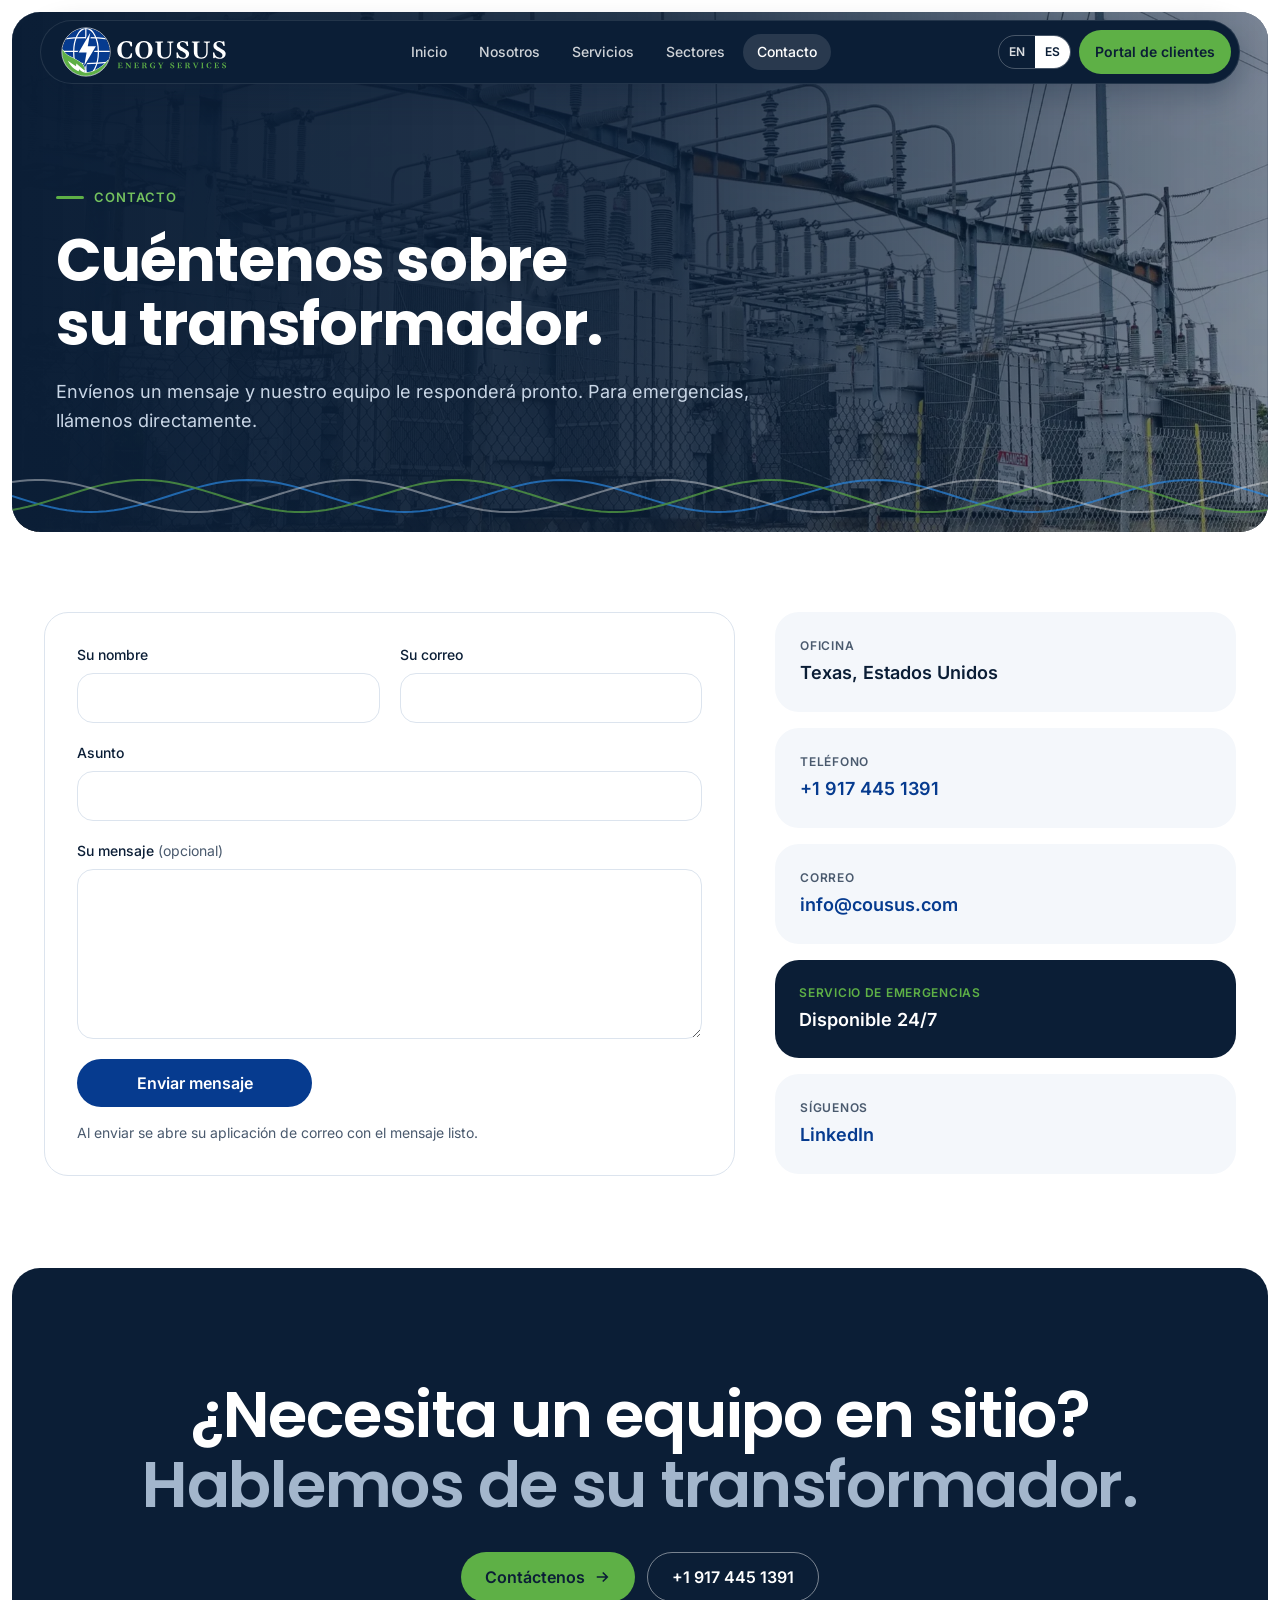
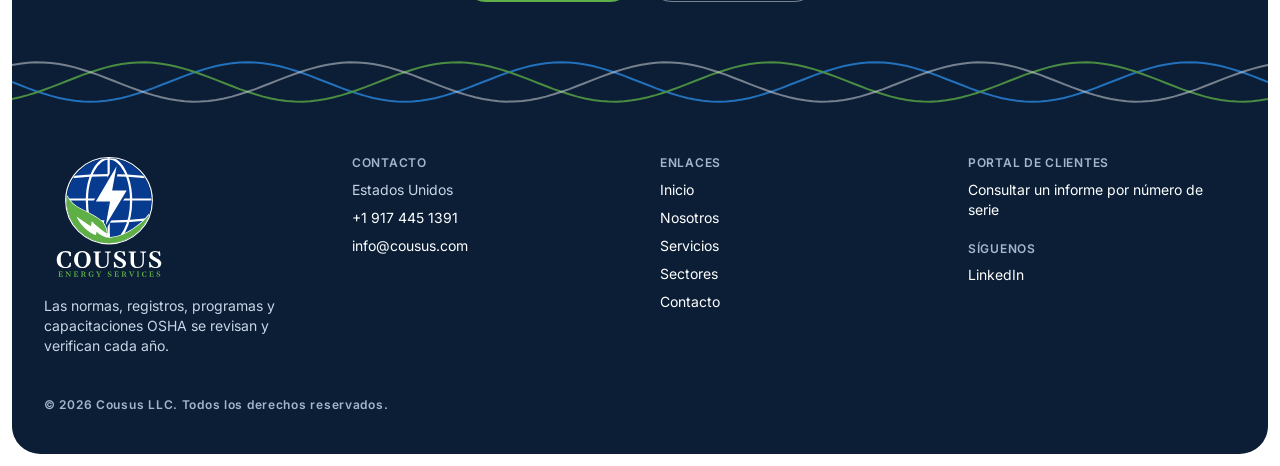
<file: es/contact/index.html>
<!DOCTYPE html><html lang="es"><head><meta charset="utf-8"><meta name="viewport" content="width=device-width, initial-scale=1"><title>Contacto — Cousus Energy Services</title><meta name="description" content="Montaje, puesta en servicio, pruebas eléctricas, análisis de aceite y reparaciones en garantía de transformadores de potencia e inversores solares en Estados Unidos."><link rel="icon" type="image/svg+xml" href="/favicon.svg"><link rel="icon" type="image/png" sizes="64x64" href="/brand/favicon-64.png"><link rel="apple-touch-icon" href="/brand/cousus-icono-512.png"><link rel="alternate" hreflang="en" href="https://cousus.com/contact/"><link rel="alternate" hreflang="es" href="https://cousus.com/es/contact/"><meta property="og:title" content="Contacto — Cousus Energy Services"><meta property="og:description" content="Montaje, puesta en servicio, pruebas eléctricas, análisis de aceite y reparaciones en garantía de transformadores de potencia e inversores solares en Estados Unidos."><meta property="og:image" content="https://cousus.com/video/hero-poster.jpg"><meta name="theme-color" content="#0B1E36"><meta name="robots" content="noindex, nofollow"><!-- Marca que hay JavaScript: sin él, nada queda oculto a la espera de animarse --><script>document.documentElement.classList.add('js');</script><link rel="stylesheet" href="/_astro/images.yPDBNEIy.css"><style>.hero-photo[data-astro-cid-75ysl5lo]{animation:drift 1.6s var(--ease-out) both}.hero-in[data-astro-cid-75ysl5lo]{animation:rise .7s var(--ease-out) both;animation-delay:calc(var(--i) * 90ms)}@keyframes rise{0%{opacity:0;transform:translateY(16px)}}@keyframes drift{0%{transform:scale(1.05)}}@media (prefers-reduced-motion:reduce){.hero-photo[data-astro-cid-75ysl5lo]{animation:none}.hero-in[data-astro-cid-75ysl5lo]{animation:.3s both fade}@keyframes fade{0%{opacity:0}}}
.submit-swap[data-astro-cid-cxkf2cjk]>[data-astro-cid-cxkf2cjk]{transition:opacity .2s var(--ease-out), transform .2s var(--ease-out);grid-area:1/1}.submit-sent[data-astro-cid-cxkf2cjk]{opacity:0;transform:translateY(6px)}[data-astro-cid-cxkf2cjk][data-sent] .submit-idle[data-astro-cid-cxkf2cjk]{opacity:0;transform:translateY(-6px)}[data-astro-cid-cxkf2cjk][data-sent] .submit-sent[data-astro-cid-cxkf2cjk]{opacity:1;transform:none}@media (prefers-reduced-motion:reduce){.submit-swap[data-astro-cid-cxkf2cjk]>[data-astro-cid-cxkf2cjk],[data-astro-cid-cxkf2cjk][data-sent] .submit-idle[data-astro-cid-cxkf2cjk]{transform:none}}
</style></head><body class="bg-white font-sans text-ink antialiased"><a href="#main" class="sr-only focus:not-sr-only focus:fixed focus:left-4 focus:top-4 focus:z-50 focus:rounded focus:bg-accent focus:px-4 focus:py-2 focus:text-ink">Ir al contenido</a><header class="pointer-events-none fixed inset-x-0 top-4 z-40 px-4 sm:top-5 sm:px-6" data-astro-cid-nen7h5rs><div class="pointer-events-auto mx-auto flex max-w-[1200px] items-center justify-between gap-4 rounded-full border border-white/10 bg-ink py-1.5 pl-5 pr-2 text-white shadow-[0_10px_30px_rgb(11_30_54/0.28)]" data-astro-cid-nen7h5rs><a href="/es/" class="block shrink-0" aria-label="Cousus Energy Services" data-astro-cid-nen7h5rs><img src="/brand/cousus-logo-horizontal-fondo-oscuro.svg" alt="" width="169" height="50" class="h-[50px] w-auto" data-astro-cid-nen7h5rs></a><!-- Escritorio --><nav aria-label="Main" class="hidden items-center gap-1 text-sm lg:flex" data-astro-cid-nen7h5rs><a href="/es/" class="rounded-full px-3.5 py-2 font-medium text-white/80 no-underline transition-colors duration-150 hover:text-white aria-[current=page]:bg-white/12 aria-[current=page]:text-white" data-astro-cid-nen7h5rs>Inicio</a><a href="/es/about-us/" class="rounded-full px-3.5 py-2 font-medium text-white/80 no-underline transition-colors duration-150 hover:text-white aria-[current=page]:bg-white/12 aria-[current=page]:text-white" data-astro-cid-nen7h5rs>Nosotros</a><a href="/es/services/" class="rounded-full px-3.5 py-2 font-medium text-white/80 no-underline transition-colors duration-150 hover:text-white aria-[current=page]:bg-white/12 aria-[current=page]:text-white" data-astro-cid-nen7h5rs>Servicios</a><a href="/es/sectors/" class="rounded-full px-3.5 py-2 font-medium text-white/80 no-underline transition-colors duration-150 hover:text-white aria-[current=page]:bg-white/12 aria-[current=page]:text-white" data-astro-cid-nen7h5rs>Sectores</a><a href="/es/contact/" aria-current="page" class="rounded-full px-3.5 py-2 font-medium text-white/80 no-underline transition-colors duration-150 hover:text-white aria-[current=page]:bg-white/12 aria-[current=page]:text-white" data-astro-cid-nen7h5rs>Contacto</a></nav><div class="flex items-center gap-2" data-astro-cid-nen7h5rs><span class="flex overflow-hidden rounded-full border border-white/25 text-xs font-semibold" data-astro-cid-nen7h5rs><a href="/contact/" hreflang="en" class="px-2.5 py-2 no-underline text-white/85" data-astro-cid-nen7h5rs>EN</a><a href="/es/contact/" hreflang="es" aria-current="true" class="px-2.5 py-2 no-underline bg-white text-ink" data-astro-cid-nen7h5rs>ES</a></span><a href="https://ers.cousus.com/" target="_blank" rel="noopener" class="btn btn-green hidden !min-h-11 !px-4 !py-2 text-sm md:inline-flex" data-astro-cid-nen7h5rs>Portal de clientes</a><!-- Móvil --><details class="group relative lg:hidden" data-menu data-astro-cid-nen7h5rs><summary class="press flex min-h-11 cursor-pointer list-none items-center gap-2 rounded-full border border-white/25 px-3 text-sm font-medium text-white [&amp;::-webkit-details-marker]:hidden" data-astro-cid-nen7h5rs><svg width="18" height="18" viewBox="0 0 24 24" fill="none" stroke="currentColor" stroke-width="2" aria-hidden="true" data-astro-cid-nen7h5rs><path d="M4 7h16M4 12h16M4 17h16" data-astro-cid-nen7h5rs></path></svg><span class="sr-only sm:not-sr-only" data-astro-cid-nen7h5rs>Menú</span></summary><nav aria-label="Mobile" class="menu-panel absolute right-0 top-full mt-3 flex w-60 flex-col rounded-3xl border border-white/10 bg-ink p-2 shadow-[0_10px_30px_rgb(11_30_54/0.28)]" data-astro-cid-nen7h5rs><a href="/es/" class="rounded-2xl px-4 py-3 text-sm text-white no-underline aria-[current=page]:bg-white/12 aria-[current=page]:font-semibold" data-astro-cid-nen7h5rs>Inicio</a><a href="/es/about-us/" class="rounded-2xl px-4 py-3 text-sm text-white no-underline aria-[current=page]:bg-white/12 aria-[current=page]:font-semibold" data-astro-cid-nen7h5rs>Nosotros</a><a href="/es/services/" class="rounded-2xl px-4 py-3 text-sm text-white no-underline aria-[current=page]:bg-white/12 aria-[current=page]:font-semibold" data-astro-cid-nen7h5rs>Servicios</a><a href="/es/sectors/" class="rounded-2xl px-4 py-3 text-sm text-white no-underline aria-[current=page]:bg-white/12 aria-[current=page]:font-semibold" data-astro-cid-nen7h5rs>Sectores</a><a href="/es/contact/" aria-current="page" class="rounded-2xl px-4 py-3 text-sm text-white no-underline aria-[current=page]:bg-white/12 aria-[current=page]:font-semibold" data-astro-cid-nen7h5rs>Contacto</a><a href="https://ers.cousus.com/" target="_blank" rel="noopener" class="btn btn-green mt-1 text-sm" data-astro-cid-nen7h5rs>Portal de clientes</a></nav></details></div></div></header><script type="module">var e=document.querySelector(`[data-menu]`),t=e?.querySelector(`.menu-panel`),n=window.matchMedia(`(prefers-reduced-motion: reduce)`);e?.addEventListener(`toggle`,()=>{if(!e.open||!t)return;let r=n.matches?{opacity:0}:{opacity:0,transform:`scale(0.96) translateY(-4px)`};t.animate([r,{opacity:1,transform:`none`}],{duration:200,easing:`cubic-bezier(0.23, 1, 0.32, 1)`})});</script><main id="main"><section class="panel relative isolate mt-2 overflow-hidden bg-ink text-white sm:mt-3" data-astro-cid-75ysl5lo><img src="/media/2022/05/Substations-scaled.webp" alt="" class="hero-photo absolute inset-0 -z-20 h-full w-full object-cover" data-astro-cid-75ysl5lo><div class="absolute inset-0 -z-10 bg-gradient-to-r from-ink via-ink/88 to-ink/50" data-astro-cid-75ysl5lo></div><div class="mx-auto flex max-w-[1200px] flex-col gap-5 px-6 pb-24 pt-36 sm:pt-44 lg:px-4" data-astro-cid-75ysl5lo><span class="hero-in eyebrow text-accent-2" style="--i:0" data-astro-cid-75ysl5lo>CONTACTO</span><h1 class="hero-in m-0 max-w-[900px] text-4xl leading-[1.08] sm:text-[60px]" style="--i:1" data-astro-cid-75ysl5lo>Cuéntenos sobre su transformador.</h1><p class="hero-in m-0 max-w-[700px] text-lg leading-relaxed text-mist" style="--i:2" data-astro-cid-75ysl5lo>Envíenos un mensaje y nuestro equipo le responderá pronto. Para emergencias, llámenos directamente.</p></div><div class="pointer-events-none overflow-hidden absolute inset-x-0 bottom-4 h-10 opacity-70" aria-hidden="true" data-loop><svg class="wave-track block h-full w-[200%] min-w-[1600px]" style="--wave-speed:12s" viewBox="0 0 3200 40" preserveAspectRatio="none"><path d="M0 20.0L10 22.5L20 24.9L30 27.3L40 29.4L50 31.3L60 32.9L70 34.3L80 35.2L90 35.8L100 36.0L110 35.8L120 35.2L130 34.3L140 32.9L150 31.3L160 29.4L170 27.3L180 24.9L190 22.5L200 20.0L210 17.5L220 15.1L230 12.7L240 10.6L250 8.7L260 7.1L270 5.7L280 4.8L290 4.2L300 4.0L310 4.2L320 4.8L330 5.7L340 7.1L350 8.7L360 10.6L370 12.7L380 15.1L390 17.5L400 20.0L410 22.5L420 24.9L430 27.3L440 29.4L450 31.3L460 32.9L470 34.3L480 35.2L490 35.8L500 36.0L510 35.8L520 35.2L530 34.3L540 32.9L550 31.3L560 29.4L570 27.3L580 24.9L590 22.5L600 20.0L610 17.5L620 15.1L630 12.7L640 10.6L650 8.7L660 7.1L670 5.7L680 4.8L690 4.2L700 4.0L710 4.2L720 4.8L730 5.7L740 7.1L750 8.7L760 10.6L770 12.7L780 15.1L790 17.5L800 20.0L810 22.5L820 24.9L830 27.3L840 29.4L850 31.3L860 32.9L870 34.3L880 35.2L890 35.8L900 36.0L910 35.8L920 35.2L930 34.3L940 32.9L950 31.3L960 29.4L970 27.3L980 24.9L990 22.5L1000 20.0L1010 17.5L1020 15.1L1030 12.7L1040 10.6L1050 8.7L1060 7.1L1070 5.7L1080 4.8L1090 4.2L1100 4.0L1110 4.2L1120 4.8L1130 5.7L1140 7.1L1150 8.7L1160 10.6L1170 12.7L1180 15.1L1190 17.5L1200 20.0L1210 22.5L1220 24.9L1230 27.3L1240 29.4L1250 31.3L1260 32.9L1270 34.3L1280 35.2L1290 35.8L1300 36.0L1310 35.8L1320 35.2L1330 34.3L1340 32.9L1350 31.3L1360 29.4L1370 27.3L1380 24.9L1390 22.5L1400 20.0L1410 17.5L1420 15.1L1430 12.7L1440 10.6L1450 8.7L1460 7.1L1470 5.7L1480 4.8L1490 4.2L1500 4.0L1510 4.2L1520 4.8L1530 5.7L1540 7.1L1550 8.7L1560 10.6L1570 12.7L1580 15.1L1590 17.5L1600 20.0L1610 22.5L1620 24.9L1630 27.3L1640 29.4L1650 31.3L1660 32.9L1670 34.3L1680 35.2L1690 35.8L1700 36.0L1710 35.8L1720 35.2L1730 34.3L1740 32.9L1750 31.3L1760 29.4L1770 27.3L1780 24.9L1790 22.5L1800 20.0L1810 17.5L1820 15.1L1830 12.7L1840 10.6L1850 8.7L1860 7.1L1870 5.7L1880 4.8L1890 4.2L1900 4.0L1910 4.2L1920 4.8L1930 5.7L1940 7.1L1950 8.7L1960 10.6L1970 12.7L1980 15.1L1990 17.5L2000 20.0L2010 22.5L2020 24.9L2030 27.3L2040 29.4L2050 31.3L2060 32.9L2070 34.3L2080 35.2L2090 35.8L2100 36.0L2110 35.8L2120 35.2L2130 34.3L2140 32.9L2150 31.3L2160 29.4L2170 27.3L2180 24.9L2190 22.5L2200 20.0L2210 17.5L2220 15.1L2230 12.7L2240 10.6L2250 8.7L2260 7.1L2270 5.7L2280 4.8L2290 4.2L2300 4.0L2310 4.2L2320 4.8L2330 5.7L2340 7.1L2350 8.7L2360 10.6L2370 12.7L2380 15.1L2390 17.5L2400 20.0L2410 22.5L2420 24.9L2430 27.3L2440 29.4L2450 31.3L2460 32.9L2470 34.3L2480 35.2L2490 35.8L2500 36.0L2510 35.8L2520 35.2L2530 34.3L2540 32.9L2550 31.3L2560 29.4L2570 27.3L2580 24.9L2590 22.5L2600 20.0L2610 17.5L2620 15.1L2630 12.7L2640 10.6L2650 8.7L2660 7.1L2670 5.7L2680 4.8L2690 4.2L2700 4.0L2710 4.2L2720 4.8L2730 5.7L2740 7.1L2750 8.7L2760 10.6L2770 12.7L2780 15.1L2790 17.5L2800 20.0L2810 22.5L2820 24.9L2830 27.3L2840 29.4L2850 31.3L2860 32.9L2870 34.3L2880 35.2L2890 35.8L2900 36.0L2910 35.8L2920 35.2L2930 34.3L2940 32.9L2950 31.3L2960 29.4L2970 27.3L2980 24.9L2990 22.5L3000 20.0L3010 17.5L3020 15.1L3030 12.7L3040 10.6L3050 8.7L3060 7.1L3070 5.7L3080 4.8L3090 4.2L3100 4.0L3110 4.2L3120 4.8L3130 5.7L3140 7.1L3150 8.7L3160 10.6L3170 12.7L3180 15.1L3190 17.5L3200 20.0" fill="none" stroke="#2B8BE6" stroke-width="2" stroke-opacity="0.95" vector-effect="non-scaling-stroke"></path><path d="M0 33.9L10 32.4L20 30.7L30 28.7L40 26.5L50 24.1L60 21.7L70 19.2L80 16.7L90 14.3L100 12.0L110 9.9L120 8.1L130 6.6L140 5.4L150 4.5L160 4.1L170 4.0L180 4.3L190 5.1L200 6.1L210 7.6L220 9.3L230 11.3L240 13.5L250 15.9L260 18.3L270 20.8L280 23.3L290 25.7L300 28.0L310 30.1L320 31.9L330 33.4L340 34.6L350 35.5L360 35.9L370 36.0L380 35.7L390 34.9L400 33.9L410 32.4L420 30.7L430 28.7L440 26.5L450 24.1L460 21.7L470 19.2L480 16.7L490 14.3L500 12.0L510 9.9L520 8.1L530 6.6L540 5.4L550 4.5L560 4.1L570 4.0L580 4.3L590 5.1L600 6.1L610 7.6L620 9.3L630 11.3L640 13.5L650 15.9L660 18.3L670 20.8L680 23.3L690 25.7L700 28.0L710 30.1L720 31.9L730 33.4L740 34.6L750 35.5L760 35.9L770 36.0L780 35.7L790 34.9L800 33.9L810 32.4L820 30.7L830 28.7L840 26.5L850 24.1L860 21.7L870 19.2L880 16.7L890 14.3L900 12.0L910 9.9L920 8.1L930 6.6L940 5.4L950 4.5L960 4.1L970 4.0L980 4.3L990 5.1L1000 6.1L1010 7.6L1020 9.3L1030 11.3L1040 13.5L1050 15.9L1060 18.3L1070 20.8L1080 23.3L1090 25.7L1100 28.0L1110 30.1L1120 31.9L1130 33.4L1140 34.6L1150 35.5L1160 35.9L1170 36.0L1180 35.7L1190 34.9L1200 33.9L1210 32.4L1220 30.7L1230 28.7L1240 26.5L1250 24.1L1260 21.7L1270 19.2L1280 16.7L1290 14.3L1300 12.0L1310 9.9L1320 8.1L1330 6.6L1340 5.4L1350 4.5L1360 4.1L1370 4.0L1380 4.3L1390 5.1L1400 6.1L1410 7.6L1420 9.3L1430 11.3L1440 13.5L1450 15.9L1460 18.3L1470 20.8L1480 23.3L1490 25.7L1500 28.0L1510 30.1L1520 31.9L1530 33.4L1540 34.6L1550 35.5L1560 35.9L1570 36.0L1580 35.7L1590 34.9L1600 33.9L1610 32.4L1620 30.7L1630 28.7L1640 26.5L1650 24.1L1660 21.7L1670 19.2L1680 16.7L1690 14.3L1700 12.0L1710 9.9L1720 8.1L1730 6.6L1740 5.4L1750 4.5L1760 4.1L1770 4.0L1780 4.3L1790 5.1L1800 6.1L1810 7.6L1820 9.3L1830 11.3L1840 13.5L1850 15.9L1860 18.3L1870 20.8L1880 23.3L1890 25.7L1900 28.0L1910 30.1L1920 31.9L1930 33.4L1940 34.6L1950 35.5L1960 35.9L1970 36.0L1980 35.7L1990 34.9L2000 33.9L2010 32.4L2020 30.7L2030 28.7L2040 26.5L2050 24.1L2060 21.7L2070 19.2L2080 16.7L2090 14.3L2100 12.0L2110 9.9L2120 8.1L2130 6.6L2140 5.4L2150 4.5L2160 4.1L2170 4.0L2180 4.3L2190 5.1L2200 6.1L2210 7.6L2220 9.3L2230 11.3L2240 13.5L2250 15.9L2260 18.3L2270 20.8L2280 23.3L2290 25.7L2300 28.0L2310 30.1L2320 31.9L2330 33.4L2340 34.6L2350 35.5L2360 35.9L2370 36.0L2380 35.7L2390 34.9L2400 33.9L2410 32.4L2420 30.7L2430 28.7L2440 26.5L2450 24.1L2460 21.7L2470 19.2L2480 16.7L2490 14.3L2500 12.0L2510 9.9L2520 8.1L2530 6.6L2540 5.4L2550 4.5L2560 4.1L2570 4.0L2580 4.3L2590 5.1L2600 6.1L2610 7.6L2620 9.3L2630 11.3L2640 13.5L2650 15.9L2660 18.3L2670 20.8L2680 23.3L2690 25.7L2700 28.0L2710 30.1L2720 31.9L2730 33.4L2740 34.6L2750 35.5L2760 35.9L2770 36.0L2780 35.7L2790 34.9L2800 33.9L2810 32.4L2820 30.7L2830 28.7L2840 26.5L2850 24.1L2860 21.7L2870 19.2L2880 16.7L2890 14.3L2900 12.0L2910 9.9L2920 8.1L2930 6.6L2940 5.4L2950 4.5L2960 4.1L2970 4.0L2980 4.3L2990 5.1L3000 6.1L3010 7.6L3020 9.3L3030 11.3L3040 13.5L3050 15.9L3060 18.3L3070 20.8L3080 23.3L3090 25.7L3100 28.0L3110 30.1L3120 31.9L3130 33.4L3140 34.6L3150 35.5L3160 35.9L3170 36.0L3180 35.7L3190 34.9L3200 33.9" fill="none" stroke="#5EB046" stroke-width="2" stroke-opacity="0.95" vector-effect="non-scaling-stroke"></path><path d="M0 6.1L10 5.1L20 4.3L30 4.0L40 4.1L50 4.5L60 5.4L70 6.6L80 8.1L90 9.9L100 12.0L110 14.3L120 16.7L130 19.2L140 21.7L150 24.1L160 26.5L170 28.7L180 30.7L190 32.4L200 33.9L210 34.9L220 35.7L230 36.0L240 35.9L250 35.5L260 34.6L270 33.4L280 31.9L290 30.1L300 28.0L310 25.7L320 23.3L330 20.8L340 18.3L350 15.9L360 13.5L370 11.3L380 9.3L390 7.6L400 6.1L410 5.1L420 4.3L430 4.0L440 4.1L450 4.5L460 5.4L470 6.6L480 8.1L490 9.9L500 12.0L510 14.3L520 16.7L530 19.2L540 21.7L550 24.1L560 26.5L570 28.7L580 30.7L590 32.4L600 33.9L610 34.9L620 35.7L630 36.0L640 35.9L650 35.5L660 34.6L670 33.4L680 31.9L690 30.1L700 28.0L710 25.7L720 23.3L730 20.8L740 18.3L750 15.9L760 13.5L770 11.3L780 9.3L790 7.6L800 6.1L810 5.1L820 4.3L830 4.0L840 4.1L850 4.5L860 5.4L870 6.6L880 8.1L890 9.9L900 12.0L910 14.3L920 16.7L930 19.2L940 21.7L950 24.1L960 26.5L970 28.7L980 30.7L990 32.4L1000 33.9L1010 34.9L1020 35.7L1030 36.0L1040 35.9L1050 35.5L1060 34.6L1070 33.4L1080 31.9L1090 30.1L1100 28.0L1110 25.7L1120 23.3L1130 20.8L1140 18.3L1150 15.9L1160 13.5L1170 11.3L1180 9.3L1190 7.6L1200 6.1L1210 5.1L1220 4.3L1230 4.0L1240 4.1L1250 4.5L1260 5.4L1270 6.6L1280 8.1L1290 9.9L1300 12.0L1310 14.3L1320 16.7L1330 19.2L1340 21.7L1350 24.1L1360 26.5L1370 28.7L1380 30.7L1390 32.4L1400 33.9L1410 34.9L1420 35.7L1430 36.0L1440 35.9L1450 35.5L1460 34.6L1470 33.4L1480 31.9L1490 30.1L1500 28.0L1510 25.7L1520 23.3L1530 20.8L1540 18.3L1550 15.9L1560 13.5L1570 11.3L1580 9.3L1590 7.6L1600 6.1L1610 5.1L1620 4.3L1630 4.0L1640 4.1L1650 4.5L1660 5.4L1670 6.6L1680 8.1L1690 9.9L1700 12.0L1710 14.3L1720 16.7L1730 19.2L1740 21.7L1750 24.1L1760 26.5L1770 28.7L1780 30.7L1790 32.4L1800 33.9L1810 34.9L1820 35.7L1830 36.0L1840 35.9L1850 35.5L1860 34.6L1870 33.4L1880 31.9L1890 30.1L1900 28.0L1910 25.7L1920 23.3L1930 20.8L1940 18.3L1950 15.9L1960 13.5L1970 11.3L1980 9.3L1990 7.6L2000 6.1L2010 5.1L2020 4.3L2030 4.0L2040 4.1L2050 4.5L2060 5.4L2070 6.6L2080 8.1L2090 9.9L2100 12.0L2110 14.3L2120 16.7L2130 19.2L2140 21.7L2150 24.1L2160 26.5L2170 28.7L2180 30.7L2190 32.4L2200 33.9L2210 34.9L2220 35.7L2230 36.0L2240 35.9L2250 35.5L2260 34.6L2270 33.4L2280 31.9L2290 30.1L2300 28.0L2310 25.7L2320 23.3L2330 20.8L2340 18.3L2350 15.9L2360 13.5L2370 11.3L2380 9.3L2390 7.6L2400 6.1L2410 5.1L2420 4.3L2430 4.0L2440 4.1L2450 4.5L2460 5.4L2470 6.6L2480 8.1L2490 9.9L2500 12.0L2510 14.3L2520 16.7L2530 19.2L2540 21.7L2550 24.1L2560 26.5L2570 28.7L2580 30.7L2590 32.4L2600 33.9L2610 34.9L2620 35.7L2630 36.0L2640 35.9L2650 35.5L2660 34.6L2670 33.4L2680 31.9L2690 30.1L2700 28.0L2710 25.7L2720 23.3L2730 20.8L2740 18.3L2750 15.9L2760 13.5L2770 11.3L2780 9.3L2790 7.6L2800 6.1L2810 5.1L2820 4.3L2830 4.0L2840 4.1L2850 4.5L2860 5.4L2870 6.6L2880 8.1L2890 9.9L2900 12.0L2910 14.3L2920 16.7L2930 19.2L2940 21.7L2950 24.1L2960 26.5L2970 28.7L2980 30.7L2990 32.4L3000 33.9L3010 34.9L3020 35.7L3030 36.0L3040 35.9L3050 35.5L3060 34.6L3070 33.4L3080 31.9L3090 30.1L3100 28.0L3110 25.7L3120 23.3L3130 20.8L3140 18.3L3150 15.9L3160 13.5L3170 11.3L3180 9.3L3190 7.6L3200 6.1" fill="none" stroke="#FFFFFF" stroke-width="2" stroke-opacity="0.55" vector-effect="non-scaling-stroke"></path></svg></div></section><section class="mx-auto grid max-w-[1240px] grid-cols-1 gap-10 px-6 py-20 lg:grid-cols-[minmax(0,3fr)_minmax(0,2fr)]" data-astro-cid-cxkf2cjk><form class="flex flex-col gap-5 rounded-3xl border border-rule bg-white p-6 lg:p-8" data-contact-form novalidate data-astro-cid-cxkf2cjk><div class="grid grid-cols-1 gap-5 sm:grid-cols-2" data-astro-cid-cxkf2cjk><label class="flex flex-col gap-2 text-sm font-medium" data-astro-cid-cxkf2cjk>Su nombre<input class="min-h-12 w-full rounded-2xl border border-rule bg-white px-4 py-3 text-base text-ink outline-none transition focus:border-brand-blue focus:ring-2 focus:ring-brand-blue/25" name="name" type="text" autocomplete="name" required value data-astro-cid-cxkf2cjk></label><label class="flex flex-col gap-2 text-sm font-medium" data-astro-cid-cxkf2cjk>Su correo<input class="min-h-12 w-full rounded-2xl border border-rule bg-white px-4 py-3 text-base text-ink outline-none transition focus:border-brand-blue focus:ring-2 focus:ring-brand-blue/25" name="email" type="email" autocomplete="email" required value data-astro-cid-cxkf2cjk></label></div><label class="flex flex-col gap-2 text-sm font-medium" data-astro-cid-cxkf2cjk>Asunto<input class="min-h-12 w-full rounded-2xl border border-rule bg-white px-4 py-3 text-base text-ink outline-none transition focus:border-brand-blue focus:ring-2 focus:ring-brand-blue/25" name="subject" type="text" required value data-astro-cid-cxkf2cjk></label><label class="flex flex-col gap-2 text-sm font-medium" data-astro-cid-cxkf2cjk><span data-astro-cid-cxkf2cjk>Su mensaje <span class="font-normal text-muted" data-astro-cid-cxkf2cjk>(opcional)</span></span><textarea class="min-h-12 w-full rounded-2xl border border-rule bg-white px-4 py-3 text-base text-ink outline-none transition focus:border-brand-blue focus:ring-2 focus:ring-brand-blue/25 min-h-40 resize-y" name="message" rows="6" data-astro-cid-cxkf2cjk></textarea></label><div class="flex flex-wrap items-center gap-4" data-astro-cid-cxkf2cjk><button type="submit" class="btn btn-blue" data-submit data-astro-cid-cxkf2cjk><span class="submit-swap grid" data-astro-cid-cxkf2cjk><span class="submit-idle" data-astro-cid-cxkf2cjk>Enviar mensaje</span><span class="submit-sent flex items-center justify-center gap-2" aria-hidden="true" data-astro-cid-cxkf2cjk><svg width="16" height="16" viewBox="0 0 24 24" fill="none" stroke="currentColor" stroke-width="2.6" aria-hidden="true" data-astro-cid-cxkf2cjk><path d="M5 12l5 5L20 7" data-astro-cid-cxkf2cjk></path></svg>Abriendo su correo…</span></span></button><span class="sr-only" aria-live="polite" data-status data-astro-cid-cxkf2cjk></span><span class="text-sm text-muted" data-astro-cid-cxkf2cjk>Al enviar se abre su aplicación de correo con el mensaje listo.</span></div></form><aside class="flex flex-col gap-4" data-astro-cid-cxkf2cjk><div class="flex flex-col gap-1 lift rounded-3xl bg-paper p-6" data-astro-cid-cxkf2cjk><span class="label text-muted" data-astro-cid-cxkf2cjk>OFICINA</span><strong class="text-lg" data-astro-cid-cxkf2cjk>Texas, Estados Unidos</strong></div><div class="flex flex-col gap-1 lift rounded-3xl bg-paper p-6" data-astro-cid-cxkf2cjk><span class="label text-muted" data-astro-cid-cxkf2cjk>TELÉFONO</span><a href="tel:+19174451391" class="text-lg font-semibold text-brand-blue" data-astro-cid-cxkf2cjk>+1 917 445 1391</a></div><div class="flex flex-col gap-1 lift rounded-3xl bg-paper p-6" data-astro-cid-cxkf2cjk><span class="label text-muted" data-astro-cid-cxkf2cjk>CORREO</span><a href="mailto:info@cousus.com" class="text-lg font-semibold text-brand-blue" data-astro-cid-cxkf2cjk>info@cousus.com</a></div><div class="flex flex-col gap-1 rounded-3xl bg-ink p-6 text-white" data-astro-cid-cxkf2cjk><span class="label text-accent" data-astro-cid-cxkf2cjk>SERVICIO DE EMERGENCIAS</span><strong class="text-lg" data-astro-cid-cxkf2cjk>Disponible 24/7</strong></div><div class="flex flex-col gap-1 lift rounded-3xl bg-paper p-6" data-astro-cid-cxkf2cjk><span class="label text-muted" data-astro-cid-cxkf2cjk>SÍGUENOS</span><a href="https://www.linkedin.com/company/coususgreenenergy/" target="_blank" rel="noopener" class="text-lg font-semibold text-brand-blue" data-astro-cid-cxkf2cjk>LinkedIn</a></div></aside></section></main><footer class="panel mb-2 mt-3 overflow-hidden bg-ink text-white sm:mb-3"><div class="mx-auto flex max-w-[1160px] flex-col items-center gap-8 px-6 pb-14 pt-20 text-center lg:pt-28"><h2 class="m-0 text-4xl leading-[1.1] sm:text-[64px]"><span class="block">¿Necesita un equipo en sitio?</span><span class="block text-mist-2">Hablemos de su transformador.</span></h2><div class="flex flex-wrap justify-center gap-3"><a href="/es/contact/" class="btn btn-green">Contáctenos<svg class="btn-arrow" width="18" height="18" viewBox="0 0 24 24" fill="none" stroke="currentColor" stroke-width="2.2" aria-hidden="true"><path d="M5 12h14M13 6l6 6-6 6"></path></svg></a><a href="tel:+19174451391" class="btn btn-ghost">+1 917 445 1391</a></div></div><div class="pointer-events-none overflow-hidden h-12 opacity-80" aria-hidden="true" data-loop><svg class="wave-track block h-full w-[200%] min-w-[1600px]" style="--wave-speed:12s" viewBox="0 0 3200 44" preserveAspectRatio="none"><path d="M0 22.0L10 24.8L20 27.6L30 30.2L40 32.6L50 34.7L60 36.6L70 38.0L80 39.1L90 39.8L100 40.0L110 39.8L120 39.1L130 38.0L140 36.6L150 34.7L160 32.6L170 30.2L180 27.6L190 24.8L200 22.0L210 19.2L220 16.4L230 13.8L240 11.4L250 9.3L260 7.4L270 6.0L280 4.9L290 4.2L300 4.0L310 4.2L320 4.9L330 6.0L340 7.4L350 9.3L360 11.4L370 13.8L380 16.4L390 19.2L400 22.0L410 24.8L420 27.6L430 30.2L440 32.6L450 34.7L460 36.6L470 38.0L480 39.1L490 39.8L500 40.0L510 39.8L520 39.1L530 38.0L540 36.6L550 34.7L560 32.6L570 30.2L580 27.6L590 24.8L600 22.0L610 19.2L620 16.4L630 13.8L640 11.4L650 9.3L660 7.4L670 6.0L680 4.9L690 4.2L700 4.0L710 4.2L720 4.9L730 6.0L740 7.4L750 9.3L760 11.4L770 13.8L780 16.4L790 19.2L800 22.0L810 24.8L820 27.6L830 30.2L840 32.6L850 34.7L860 36.6L870 38.0L880 39.1L890 39.8L900 40.0L910 39.8L920 39.1L930 38.0L940 36.6L950 34.7L960 32.6L970 30.2L980 27.6L990 24.8L1000 22.0L1010 19.2L1020 16.4L1030 13.8L1040 11.4L1050 9.3L1060 7.4L1070 6.0L1080 4.9L1090 4.2L1100 4.0L1110 4.2L1120 4.9L1130 6.0L1140 7.4L1150 9.3L1160 11.4L1170 13.8L1180 16.4L1190 19.2L1200 22.0L1210 24.8L1220 27.6L1230 30.2L1240 32.6L1250 34.7L1260 36.6L1270 38.0L1280 39.1L1290 39.8L1300 40.0L1310 39.8L1320 39.1L1330 38.0L1340 36.6L1350 34.7L1360 32.6L1370 30.2L1380 27.6L1390 24.8L1400 22.0L1410 19.2L1420 16.4L1430 13.8L1440 11.4L1450 9.3L1460 7.4L1470 6.0L1480 4.9L1490 4.2L1500 4.0L1510 4.2L1520 4.9L1530 6.0L1540 7.4L1550 9.3L1560 11.4L1570 13.8L1580 16.4L1590 19.2L1600 22.0L1610 24.8L1620 27.6L1630 30.2L1640 32.6L1650 34.7L1660 36.6L1670 38.0L1680 39.1L1690 39.8L1700 40.0L1710 39.8L1720 39.1L1730 38.0L1740 36.6L1750 34.7L1760 32.6L1770 30.2L1780 27.6L1790 24.8L1800 22.0L1810 19.2L1820 16.4L1830 13.8L1840 11.4L1850 9.3L1860 7.4L1870 6.0L1880 4.9L1890 4.2L1900 4.0L1910 4.2L1920 4.9L1930 6.0L1940 7.4L1950 9.3L1960 11.4L1970 13.8L1980 16.4L1990 19.2L2000 22.0L2010 24.8L2020 27.6L2030 30.2L2040 32.6L2050 34.7L2060 36.6L2070 38.0L2080 39.1L2090 39.8L2100 40.0L2110 39.8L2120 39.1L2130 38.0L2140 36.6L2150 34.7L2160 32.6L2170 30.2L2180 27.6L2190 24.8L2200 22.0L2210 19.2L2220 16.4L2230 13.8L2240 11.4L2250 9.3L2260 7.4L2270 6.0L2280 4.9L2290 4.2L2300 4.0L2310 4.2L2320 4.9L2330 6.0L2340 7.4L2350 9.3L2360 11.4L2370 13.8L2380 16.4L2390 19.2L2400 22.0L2410 24.8L2420 27.6L2430 30.2L2440 32.6L2450 34.7L2460 36.6L2470 38.0L2480 39.1L2490 39.8L2500 40.0L2510 39.8L2520 39.1L2530 38.0L2540 36.6L2550 34.7L2560 32.6L2570 30.2L2580 27.6L2590 24.8L2600 22.0L2610 19.2L2620 16.4L2630 13.8L2640 11.4L2650 9.3L2660 7.4L2670 6.0L2680 4.9L2690 4.2L2700 4.0L2710 4.2L2720 4.9L2730 6.0L2740 7.4L2750 9.3L2760 11.4L2770 13.8L2780 16.4L2790 19.2L2800 22.0L2810 24.8L2820 27.6L2830 30.2L2840 32.6L2850 34.7L2860 36.6L2870 38.0L2880 39.1L2890 39.8L2900 40.0L2910 39.8L2920 39.1L2930 38.0L2940 36.6L2950 34.7L2960 32.6L2970 30.2L2980 27.6L2990 24.8L3000 22.0L3010 19.2L3020 16.4L3030 13.8L3040 11.4L3050 9.3L3060 7.4L3070 6.0L3080 4.9L3090 4.2L3100 4.0L3110 4.2L3120 4.9L3130 6.0L3140 7.4L3150 9.3L3160 11.4L3170 13.8L3180 16.4L3190 19.2L3200 22.0" fill="none" stroke="#2B8BE6" stroke-width="2" stroke-opacity="0.95" vector-effect="non-scaling-stroke"></path><path d="M0 37.6L10 36.0L20 34.0L30 31.8L40 29.3L50 26.7L60 23.9L70 21.1L80 18.3L90 15.5L100 13.0L110 10.7L120 8.6L130 6.9L140 5.6L150 4.6L160 4.1L170 4.0L180 4.4L190 5.2L200 6.4L210 8.0L220 10.0L230 12.2L240 14.7L250 17.3L260 20.1L270 22.9L280 25.7L290 28.5L300 31.0L310 33.3L320 35.4L330 37.1L340 38.4L350 39.4L360 39.9L370 40.0L380 39.6L390 38.8L400 37.6L410 36.0L420 34.0L430 31.8L440 29.3L450 26.7L460 23.9L470 21.1L480 18.3L490 15.5L500 13.0L510 10.7L520 8.6L530 6.9L540 5.6L550 4.6L560 4.1L570 4.0L580 4.4L590 5.2L600 6.4L610 8.0L620 10.0L630 12.2L640 14.7L650 17.3L660 20.1L670 22.9L680 25.7L690 28.5L700 31.0L710 33.3L720 35.4L730 37.1L740 38.4L750 39.4L760 39.9L770 40.0L780 39.6L790 38.8L800 37.6L810 36.0L820 34.0L830 31.8L840 29.3L850 26.7L860 23.9L870 21.1L880 18.3L890 15.5L900 13.0L910 10.7L920 8.6L930 6.9L940 5.6L950 4.6L960 4.1L970 4.0L980 4.4L990 5.2L1000 6.4L1010 8.0L1020 10.0L1030 12.2L1040 14.7L1050 17.3L1060 20.1L1070 22.9L1080 25.7L1090 28.5L1100 31.0L1110 33.3L1120 35.4L1130 37.1L1140 38.4L1150 39.4L1160 39.9L1170 40.0L1180 39.6L1190 38.8L1200 37.6L1210 36.0L1220 34.0L1230 31.8L1240 29.3L1250 26.7L1260 23.9L1270 21.1L1280 18.3L1290 15.5L1300 13.0L1310 10.7L1320 8.6L1330 6.9L1340 5.6L1350 4.6L1360 4.1L1370 4.0L1380 4.4L1390 5.2L1400 6.4L1410 8.0L1420 10.0L1430 12.2L1440 14.7L1450 17.3L1460 20.1L1470 22.9L1480 25.7L1490 28.5L1500 31.0L1510 33.3L1520 35.4L1530 37.1L1540 38.4L1550 39.4L1560 39.9L1570 40.0L1580 39.6L1590 38.8L1600 37.6L1610 36.0L1620 34.0L1630 31.8L1640 29.3L1650 26.7L1660 23.9L1670 21.1L1680 18.3L1690 15.5L1700 13.0L1710 10.7L1720 8.6L1730 6.9L1740 5.6L1750 4.6L1760 4.1L1770 4.0L1780 4.4L1790 5.2L1800 6.4L1810 8.0L1820 10.0L1830 12.2L1840 14.7L1850 17.3L1860 20.1L1870 22.9L1880 25.7L1890 28.5L1900 31.0L1910 33.3L1920 35.4L1930 37.1L1940 38.4L1950 39.4L1960 39.9L1970 40.0L1980 39.6L1990 38.8L2000 37.6L2010 36.0L2020 34.0L2030 31.8L2040 29.3L2050 26.7L2060 23.9L2070 21.1L2080 18.3L2090 15.5L2100 13.0L2110 10.7L2120 8.6L2130 6.9L2140 5.6L2150 4.6L2160 4.1L2170 4.0L2180 4.4L2190 5.2L2200 6.4L2210 8.0L2220 10.0L2230 12.2L2240 14.7L2250 17.3L2260 20.1L2270 22.9L2280 25.7L2290 28.5L2300 31.0L2310 33.3L2320 35.4L2330 37.1L2340 38.4L2350 39.4L2360 39.9L2370 40.0L2380 39.6L2390 38.8L2400 37.6L2410 36.0L2420 34.0L2430 31.8L2440 29.3L2450 26.7L2460 23.9L2470 21.1L2480 18.3L2490 15.5L2500 13.0L2510 10.7L2520 8.6L2530 6.9L2540 5.6L2550 4.6L2560 4.1L2570 4.0L2580 4.4L2590 5.2L2600 6.4L2610 8.0L2620 10.0L2630 12.2L2640 14.7L2650 17.3L2660 20.1L2670 22.9L2680 25.7L2690 28.5L2700 31.0L2710 33.3L2720 35.4L2730 37.1L2740 38.4L2750 39.4L2760 39.9L2770 40.0L2780 39.6L2790 38.8L2800 37.6L2810 36.0L2820 34.0L2830 31.8L2840 29.3L2850 26.7L2860 23.9L2870 21.1L2880 18.3L2890 15.5L2900 13.0L2910 10.7L2920 8.6L2930 6.9L2940 5.6L2950 4.6L2960 4.1L2970 4.0L2980 4.4L2990 5.2L3000 6.4L3010 8.0L3020 10.0L3030 12.2L3040 14.7L3050 17.3L3060 20.1L3070 22.9L3080 25.7L3090 28.5L3100 31.0L3110 33.3L3120 35.4L3130 37.1L3140 38.4L3150 39.4L3160 39.9L3170 40.0L3180 39.6L3190 38.8L3200 37.6" fill="none" stroke="#5EB046" stroke-width="2" stroke-opacity="0.95" vector-effect="non-scaling-stroke"></path><path d="M0 6.4L10 5.2L20 4.4L30 4.0L40 4.1L50 4.6L60 5.6L70 6.9L80 8.6L90 10.7L100 13.0L110 15.5L120 18.3L130 21.1L140 23.9L150 26.7L160 29.3L170 31.8L180 34.0L190 36.0L200 37.6L210 38.8L220 39.6L230 40.0L240 39.9L250 39.4L260 38.4L270 37.1L280 35.4L290 33.3L300 31.0L310 28.5L320 25.7L330 22.9L340 20.1L350 17.3L360 14.7L370 12.2L380 10.0L390 8.0L400 6.4L410 5.2L420 4.4L430 4.0L440 4.1L450 4.6L460 5.6L470 6.9L480 8.6L490 10.7L500 13.0L510 15.5L520 18.3L530 21.1L540 23.9L550 26.7L560 29.3L570 31.8L580 34.0L590 36.0L600 37.6L610 38.8L620 39.6L630 40.0L640 39.9L650 39.4L660 38.4L670 37.1L680 35.4L690 33.3L700 31.0L710 28.5L720 25.7L730 22.9L740 20.1L750 17.3L760 14.7L770 12.2L780 10.0L790 8.0L800 6.4L810 5.2L820 4.4L830 4.0L840 4.1L850 4.6L860 5.6L870 6.9L880 8.6L890 10.7L900 13.0L910 15.5L920 18.3L930 21.1L940 23.9L950 26.7L960 29.3L970 31.8L980 34.0L990 36.0L1000 37.6L1010 38.8L1020 39.6L1030 40.0L1040 39.9L1050 39.4L1060 38.4L1070 37.1L1080 35.4L1090 33.3L1100 31.0L1110 28.5L1120 25.7L1130 22.9L1140 20.1L1150 17.3L1160 14.7L1170 12.2L1180 10.0L1190 8.0L1200 6.4L1210 5.2L1220 4.4L1230 4.0L1240 4.1L1250 4.6L1260 5.6L1270 6.9L1280 8.6L1290 10.7L1300 13.0L1310 15.5L1320 18.3L1330 21.1L1340 23.9L1350 26.7L1360 29.3L1370 31.8L1380 34.0L1390 36.0L1400 37.6L1410 38.8L1420 39.6L1430 40.0L1440 39.9L1450 39.4L1460 38.4L1470 37.1L1480 35.4L1490 33.3L1500 31.0L1510 28.5L1520 25.7L1530 22.9L1540 20.1L1550 17.3L1560 14.7L1570 12.2L1580 10.0L1590 8.0L1600 6.4L1610 5.2L1620 4.4L1630 4.0L1640 4.1L1650 4.6L1660 5.6L1670 6.9L1680 8.6L1690 10.7L1700 13.0L1710 15.5L1720 18.3L1730 21.1L1740 23.9L1750 26.7L1760 29.3L1770 31.8L1780 34.0L1790 36.0L1800 37.6L1810 38.8L1820 39.6L1830 40.0L1840 39.9L1850 39.4L1860 38.4L1870 37.1L1880 35.4L1890 33.3L1900 31.0L1910 28.5L1920 25.7L1930 22.9L1940 20.1L1950 17.3L1960 14.7L1970 12.2L1980 10.0L1990 8.0L2000 6.4L2010 5.2L2020 4.4L2030 4.0L2040 4.1L2050 4.6L2060 5.6L2070 6.9L2080 8.6L2090 10.7L2100 13.0L2110 15.5L2120 18.3L2130 21.1L2140 23.9L2150 26.7L2160 29.3L2170 31.8L2180 34.0L2190 36.0L2200 37.6L2210 38.8L2220 39.6L2230 40.0L2240 39.9L2250 39.4L2260 38.4L2270 37.1L2280 35.4L2290 33.3L2300 31.0L2310 28.5L2320 25.7L2330 22.9L2340 20.1L2350 17.3L2360 14.7L2370 12.2L2380 10.0L2390 8.0L2400 6.4L2410 5.2L2420 4.4L2430 4.0L2440 4.1L2450 4.6L2460 5.6L2470 6.9L2480 8.6L2490 10.7L2500 13.0L2510 15.5L2520 18.3L2530 21.1L2540 23.9L2550 26.7L2560 29.3L2570 31.8L2580 34.0L2590 36.0L2600 37.6L2610 38.8L2620 39.6L2630 40.0L2640 39.9L2650 39.4L2660 38.4L2670 37.1L2680 35.4L2690 33.3L2700 31.0L2710 28.5L2720 25.7L2730 22.9L2740 20.1L2750 17.3L2760 14.7L2770 12.2L2780 10.0L2790 8.0L2800 6.4L2810 5.2L2820 4.4L2830 4.0L2840 4.1L2850 4.6L2860 5.6L2870 6.9L2880 8.6L2890 10.7L2900 13.0L2910 15.5L2920 18.3L2930 21.1L2940 23.9L2950 26.7L2960 29.3L2970 31.8L2980 34.0L2990 36.0L3000 37.6L3010 38.8L3020 39.6L3030 40.0L3040 39.9L3050 39.4L3060 38.4L3070 37.1L3080 35.4L3090 33.3L3100 31.0L3110 28.5L3120 25.7L3130 22.9L3140 20.1L3150 17.3L3160 14.7L3170 12.2L3180 10.0L3190 8.0L3200 6.4" fill="none" stroke="#FFFFFF" stroke-width="2" stroke-opacity="0.55" vector-effect="non-scaling-stroke"></path></svg></div><div class="mx-auto flex max-w-[1240px] flex-col gap-10 px-6 pb-10 pt-12"><div class="grid grid-cols-1 gap-10 text-sm text-mist sm:grid-cols-2 lg:grid-cols-4"><div class="flex flex-col gap-3"><img src="/brand/cousus-logo-vertical-fondo-oscuro.svg" alt="Cousus Energy Services" width="146" height="130" class="-ml-2 h-[130px] w-auto self-start" loading="lazy"><span>Las normas, registros, programas y capacitaciones OSHA se revisan y verifican cada año.</span></div><div class="flex flex-col gap-2"><span class="label text-mist-2">CONTACTO</span><span>Estados Unidos</span><a href="tel:+19174451391" class="text-white">+1 917 445 1391</a><a href="mailto:info@cousus.com" class="text-white">info@cousus.com</a></div><div class="flex flex-col gap-2"><span class="label text-mist-2">ENLACES</span><a href="/es/" class="text-white no-underline hover:underline">Inicio</a><a href="/es/about-us/" class="text-white no-underline hover:underline">Nosotros</a><a href="/es/services/" class="text-white no-underline hover:underline">Servicios</a><a href="/es/sectors/" class="text-white no-underline hover:underline">Sectores</a><a href="/es/contact/" class="text-white no-underline hover:underline">Contacto</a></div><div class="flex flex-col gap-2" id="portal"><span class="label text-mist-2">PORTAL DE CLIENTES</span><a href="https://ers.cousus.com/" target="_blank" rel="noopener" class="text-white">Consultar un informe por número de serie</a><span class="mt-3 label text-mist-2">SÍGUENOS</span><a href="https://www.linkedin.com/company/coususgreenenergy/" class="text-white" rel="noopener" target="_blank">LinkedIn</a></div></div><p class="m-0 label text-mist-2">© 2026 Cousus LLC. Todos los derechos reservados.</p></div></footer><script>
      // Aparición al hacer scroll.
      // [data-stagger]: los hijos llegan como una ola; los intervalos se acortan y el recorrido baja.
      document.querySelectorAll('[data-stagger]').forEach(function (group) {
        Array.prototype.forEach.call(group.children, function (el, i) {
          el.setAttribute('data-reveal', '');
          el.style.setProperty('--d', Math.round(320 * (1 - Math.pow(0.72, i))) + 'ms');
          el.style.setProperty('--rise', Math.max(10, 22 - i * 3) + 'px');
        });
      });

      var items = document.querySelectorAll('[data-reveal]');
      var show = function (el) {
        el.classList.add('is-in');
        // Al terminar se libera el elemento para que sus estados de hover respondan rápido
        if (/^(rail|map)$/.test(el.getAttribute('data-reveal'))) return;
        setTimeout(function () {
          el.removeAttribute('data-reveal');
          el.classList.remove('is-in');
          el.style.removeProperty('--d');
        }, 1500);
      };

      // Animaciones en bucle: solo corren mientras se ven
      if ('IntersectionObserver' in window) {
        var loops = new IntersectionObserver(function (entries) {
          entries.forEach(function (entry) {
            entry.target.classList.toggle('loop-off', !entry.isIntersecting);
          });
        });
        document.querySelectorAll('[data-loop]').forEach(function (el) {
          loops.observe(el);
        });
      }

      if (!('IntersectionObserver' in window)) {
        items.forEach(show);
      } else {
        var io = new IntersectionObserver(
          function (entries) {
            entries.forEach(function (entry) {
              if (!entry.isIntersecting) return;
              io.unobserve(entry.target);
              show(entry.target);
            });
          },
          { rootMargin: '0px 0px -10% 0px', threshold: 0.08 },
        );
        items.forEach(function (el) {
          io.observe(el);
        });
      }
    </script></body></html><script type="module">document.querySelectorAll(`[data-contact-form]`).forEach(e=>{e.addEventListener(`submit`,t=>{if(t.preventDefault(),!e.checkValidity()){e.reportValidity();return}let n=new FormData(e),r=`${n.get(`message`)||``}\n\n— ${n.get(`name`)} (${n.get(`email`)})`,i=`mailto:info@cousus.com?subject=${encodeURIComponent(String(n.get(`subject`)))}&body=${encodeURIComponent(r)}`,a=e.querySelector(`[data-submit]`),o=e.querySelector(`[data-status]`);a?.setAttribute(`data-sent`,``),o&&(o.textContent=a?.querySelector(`.submit-sent`)?.textContent?.trim()??``),setTimeout(()=>a?.removeAttribute(`data-sent`),4e3),window.location.href=i})});</script>
</file>
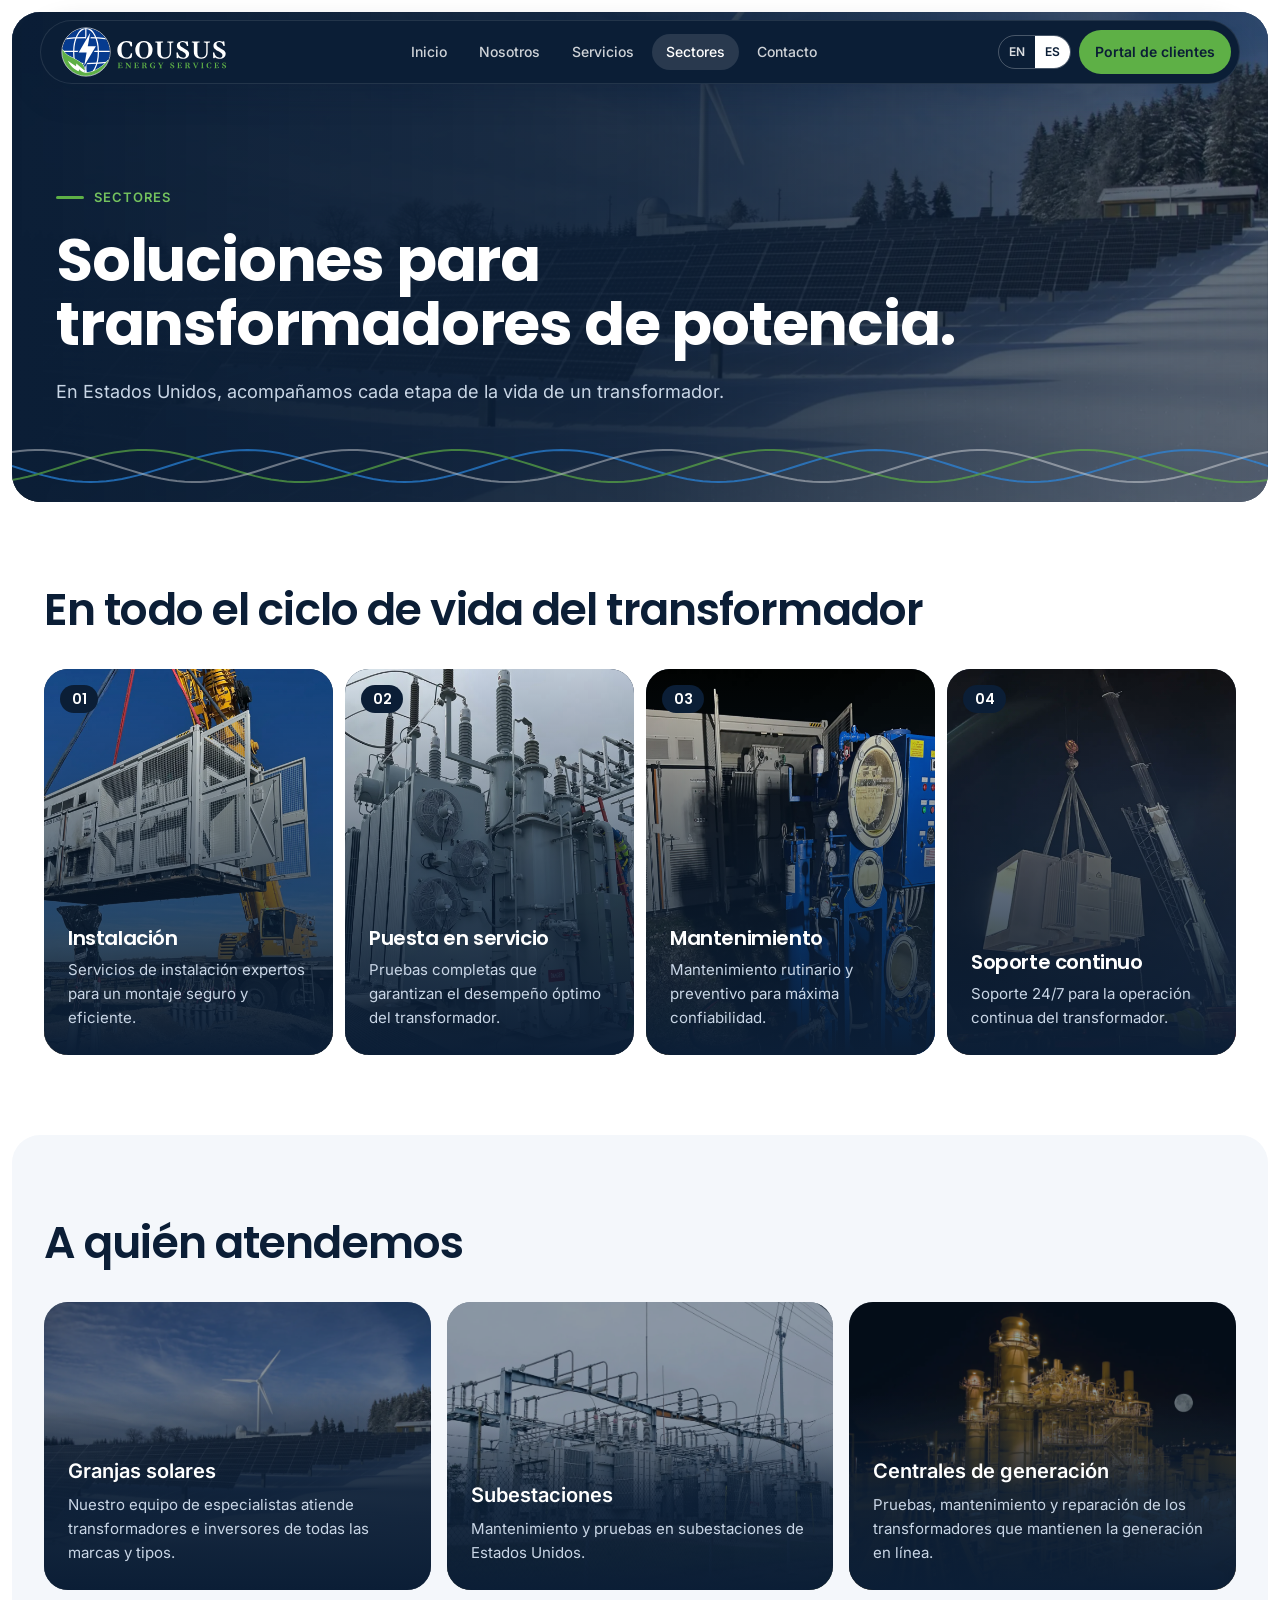
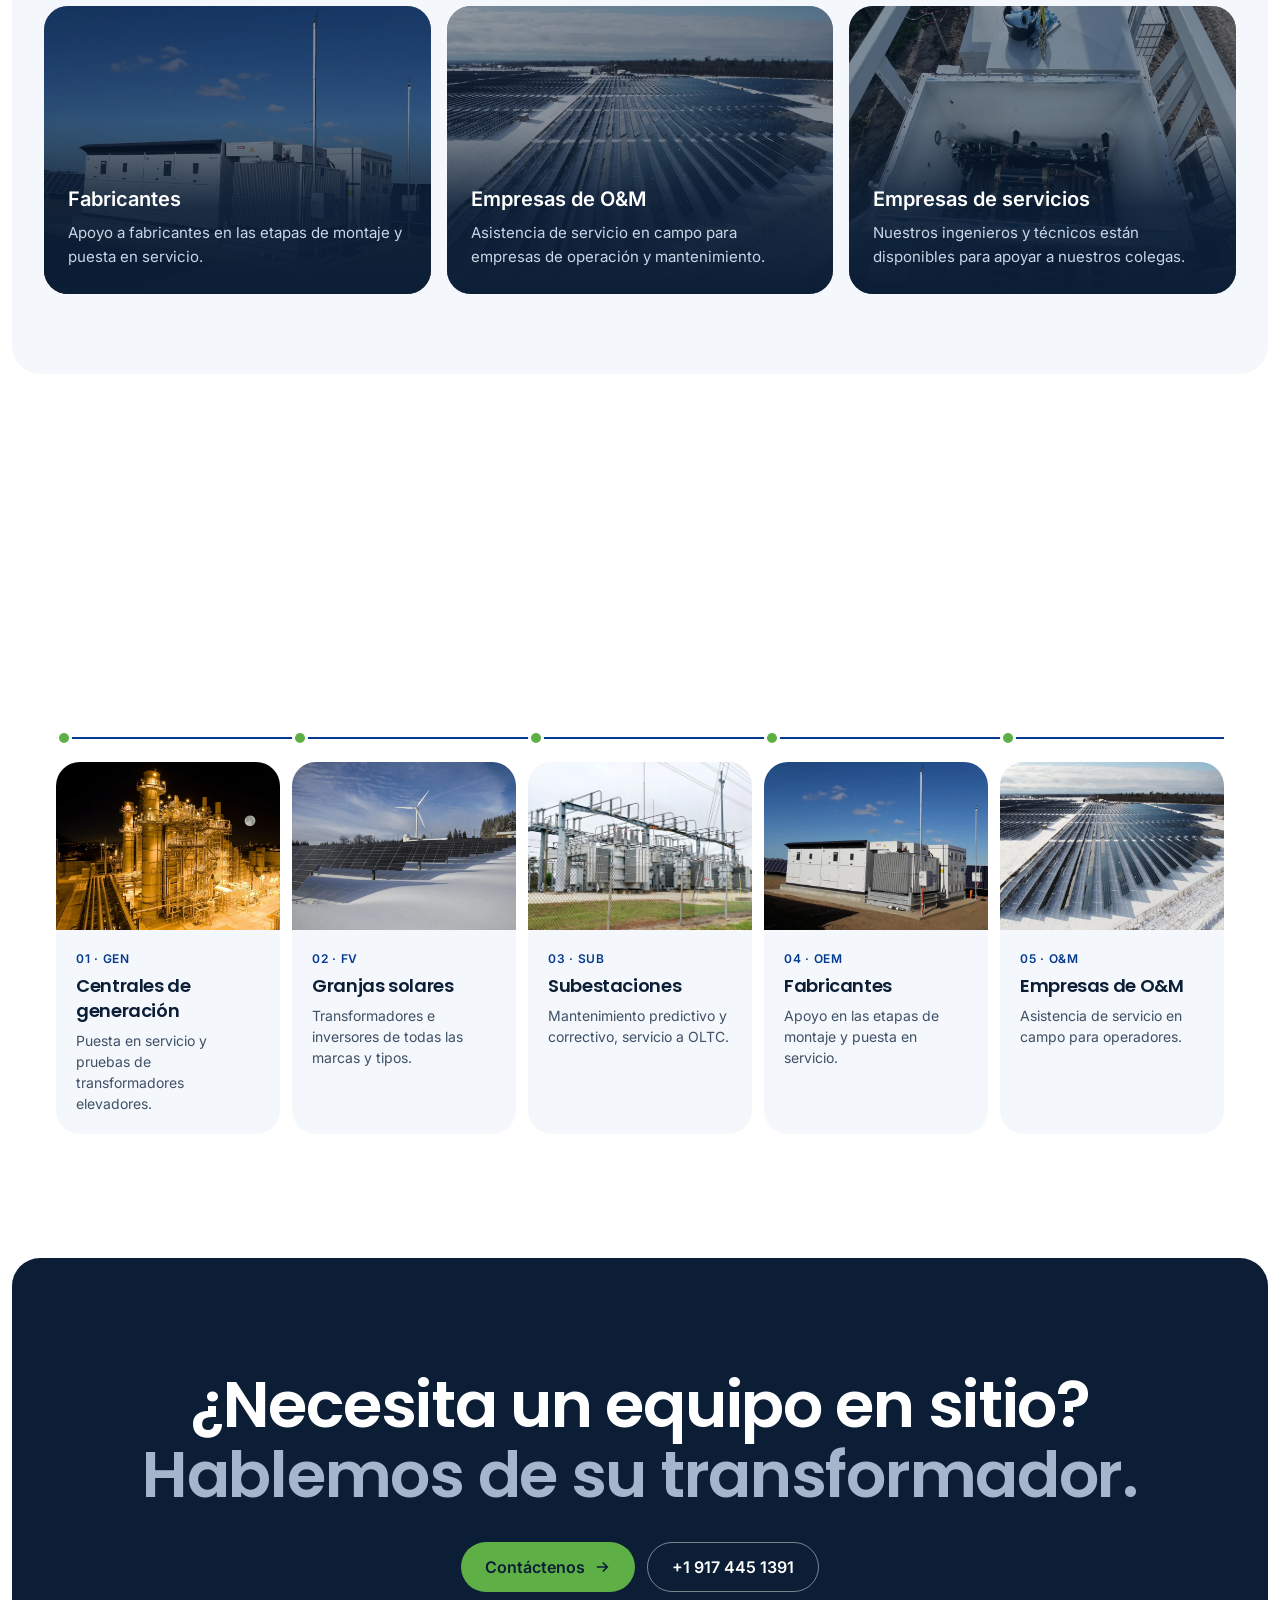
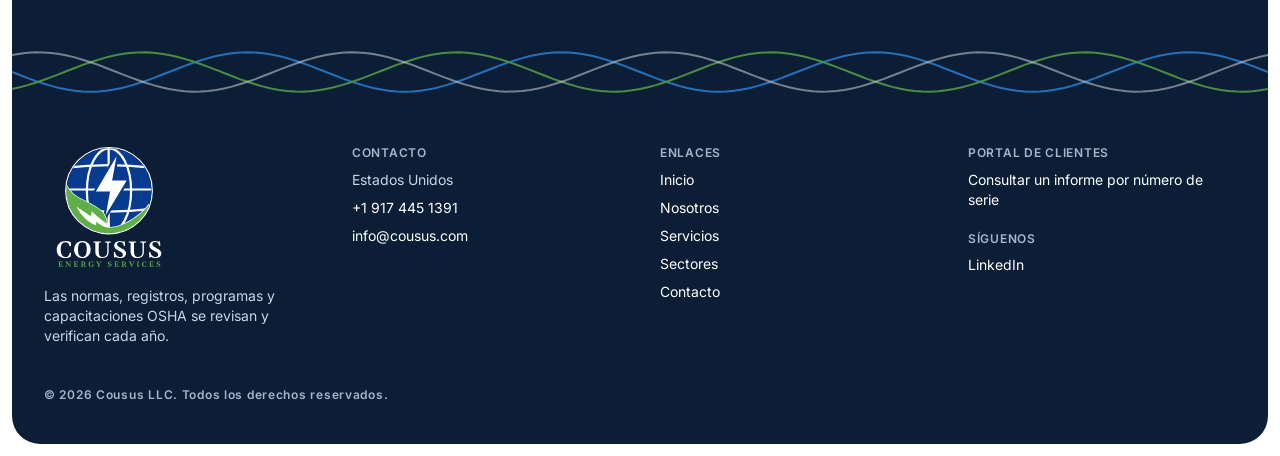
<file: es/sectors/index.html>
<!DOCTYPE html><html lang="es"><head><meta charset="utf-8"><meta name="viewport" content="width=device-width, initial-scale=1"><title>Sectores — Cousus Energy Services</title><meta name="description" content="Montaje, puesta en servicio, pruebas eléctricas, análisis de aceite y reparaciones en garantía de transformadores de potencia e inversores solares en Estados Unidos."><link rel="icon" type="image/svg+xml" href="/favicon.svg"><link rel="icon" type="image/png" sizes="64x64" href="/brand/favicon-64.png"><link rel="apple-touch-icon" href="/brand/cousus-icono-512.png"><link rel="alternate" hreflang="en" href="https://cousus.com/sectors/"><link rel="alternate" hreflang="es" href="https://cousus.com/es/sectors/"><meta property="og:title" content="Sectores — Cousus Energy Services"><meta property="og:description" content="Montaje, puesta en servicio, pruebas eléctricas, análisis de aceite y reparaciones en garantía de transformadores de potencia e inversores solares en Estados Unidos."><meta property="og:image" content="https://cousus.com/video/hero-poster.jpg"><meta name="theme-color" content="#0B1E36"><meta name="robots" content="noindex, nofollow"><!-- Marca que hay JavaScript: sin él, nada queda oculto a la espera de animarse --><script>document.documentElement.classList.add('js');</script><link rel="stylesheet" href="/_astro/images.yPDBNEIy.css"><style>.hero-photo[data-astro-cid-75ysl5lo]{animation:drift 1.6s var(--ease-out) both}.hero-in[data-astro-cid-75ysl5lo]{animation:rise .7s var(--ease-out) both;animation-delay:calc(var(--i) * 90ms)}@keyframes rise{0%{opacity:0;transform:translateY(16px)}}@keyframes drift{0%{transform:scale(1.05)}}@media (prefers-reduced-motion:reduce){.hero-photo[data-astro-cid-75ysl5lo]{animation:none}.hero-in[data-astro-cid-75ysl5lo]{animation:.3s both fade}@keyframes fade{0%{opacity:0}}}
.rail-fill[data-astro-cid-ayw6yuus]{transform:scaleX(1)}.js [data-astro-cid-ayw6yuus][data-reveal=rail]{opacity:1;transform:none}.js [data-astro-cid-ayw6yuus][data-reveal=rail] .rail-fill[data-astro-cid-ayw6yuus]{transition:transform 1.5s var(--ease-in-out);transform:scaleX(0)}.js [data-astro-cid-ayw6yuus][data-reveal=rail].is-in .rail-fill[data-astro-cid-ayw6yuus]{transform:scaleX(1)}.node-dot[data-astro-cid-ayw6yuus]{transition:background-color .2s ease, transform .3s var(--ease-out);transition-delay:calc(var(--n) * .3s + .12s)}.node[data-astro-cid-ayw6yuus]{position:relative}.js [data-astro-cid-ayw6yuus][data-reveal=rail] .node[data-astro-cid-ayw6yuus]{opacity:0;transition:opacity .6s var(--ease-out), transform .6s var(--ease-out);transition-delay:calc(var(--n) * .24s);transform:translateY(14px)}.js [data-astro-cid-ayw6yuus][data-reveal=rail].is-in .node[data-astro-cid-ayw6yuus]{opacity:1;transform:none}.is-in .node-dot[data-astro-cid-ayw6yuus],[data-astro-cid-ayw6yuus][data-done] .node-dot[data-astro-cid-ayw6yuus],html:not(.js) .node-dot[data-astro-cid-ayw6yuus]{background:var(--color-accent)}.rail-pulse[data-astro-cid-ayw6yuus]{opacity:0;animation:3.2s linear 1.5s infinite run}.is-in .rail-pulse[data-astro-cid-ayw6yuus],[data-astro-cid-ayw6yuus][data-done] .rail-pulse[data-astro-cid-ayw6yuus]{opacity:1}.rail-pulse[data-astro-cid-ayw6yuus] i[data-astro-cid-ayw6yuus]{background:linear-gradient(90deg, transparent, var(--color-accent));border-radius:2px;width:60px;height:2px;position:absolute;top:0;left:-60px}@keyframes run{0%{transform:translate(0)}to{transform:translate(100%)}}.node-img[data-astro-cid-ayw6yuus]{transition:transform .5s var(--ease-out)}@media (hover:hover) and (pointer:fine){.group[data-astro-cid-ayw6yuus]:hover .node-img[data-astro-cid-ayw6yuus]{transform:scale(1.04)}}@media (prefers-reduced-motion:reduce){.rail-pulse[data-astro-cid-ayw6yuus]{display:none}.node-dot[data-astro-cid-ayw6yuus]{background:var(--color-accent);transition:none}.node-img[data-astro-cid-ayw6yuus]{transition:none}.js [data-astro-cid-ayw6yuus][data-reveal=rail] .node[data-astro-cid-ayw6yuus]{opacity:1;transition:none;transform:none}.js [data-astro-cid-ayw6yuus][data-reveal=rail] .rail-fill[data-astro-cid-ayw6yuus]{transition:none;transform:scaleX(1)}}
.stage-img[data-astro-cid-5mom3yap]{transition:transform .5s var(--ease-out)}@media (hover:hover) and (pointer:fine){.stage[data-astro-cid-5mom3yap]:hover .stage-img[data-astro-cid-5mom3yap]{transform:scale(1.04)}}@media (prefers-reduced-motion:reduce){.stage-img[data-astro-cid-5mom3yap]{transition:none}}
</style></head><body class="bg-white font-sans text-ink antialiased"><a href="#main" class="sr-only focus:not-sr-only focus:fixed focus:left-4 focus:top-4 focus:z-50 focus:rounded focus:bg-accent focus:px-4 focus:py-2 focus:text-ink">Ir al contenido</a><header class="pointer-events-none fixed inset-x-0 top-4 z-40 px-4 sm:top-5 sm:px-6" data-astro-cid-nen7h5rs><div class="pointer-events-auto mx-auto flex max-w-[1200px] items-center justify-between gap-4 rounded-full border border-white/10 bg-ink py-1.5 pl-5 pr-2 text-white shadow-[0_10px_30px_rgb(11_30_54/0.28)]" data-astro-cid-nen7h5rs><a href="/es/" class="block shrink-0" aria-label="Cousus Energy Services" data-astro-cid-nen7h5rs><img src="/brand/cousus-logo-horizontal-fondo-oscuro.svg" alt="" width="169" height="50" class="h-[50px] w-auto" data-astro-cid-nen7h5rs></a><!-- Escritorio --><nav aria-label="Main" class="hidden items-center gap-1 text-sm lg:flex" data-astro-cid-nen7h5rs><a href="/es/" class="rounded-full px-3.5 py-2 font-medium text-white/80 no-underline transition-colors duration-150 hover:text-white aria-[current=page]:bg-white/12 aria-[current=page]:text-white" data-astro-cid-nen7h5rs>Inicio</a><a href="/es/about-us/" class="rounded-full px-3.5 py-2 font-medium text-white/80 no-underline transition-colors duration-150 hover:text-white aria-[current=page]:bg-white/12 aria-[current=page]:text-white" data-astro-cid-nen7h5rs>Nosotros</a><a href="/es/services/" class="rounded-full px-3.5 py-2 font-medium text-white/80 no-underline transition-colors duration-150 hover:text-white aria-[current=page]:bg-white/12 aria-[current=page]:text-white" data-astro-cid-nen7h5rs>Servicios</a><a href="/es/sectors/" aria-current="page" class="rounded-full px-3.5 py-2 font-medium text-white/80 no-underline transition-colors duration-150 hover:text-white aria-[current=page]:bg-white/12 aria-[current=page]:text-white" data-astro-cid-nen7h5rs>Sectores</a><a href="/es/contact/" class="rounded-full px-3.5 py-2 font-medium text-white/80 no-underline transition-colors duration-150 hover:text-white aria-[current=page]:bg-white/12 aria-[current=page]:text-white" data-astro-cid-nen7h5rs>Contacto</a></nav><div class="flex items-center gap-2" data-astro-cid-nen7h5rs><span class="flex overflow-hidden rounded-full border border-white/25 text-xs font-semibold" data-astro-cid-nen7h5rs><a href="/sectors/" hreflang="en" class="px-2.5 py-2 no-underline text-white/85" data-astro-cid-nen7h5rs>EN</a><a href="/es/sectors/" hreflang="es" aria-current="true" class="px-2.5 py-2 no-underline bg-white text-ink" data-astro-cid-nen7h5rs>ES</a></span><a href="https://ers.cousus.com/" target="_blank" rel="noopener" class="btn btn-green hidden !min-h-11 !px-4 !py-2 text-sm md:inline-flex" data-astro-cid-nen7h5rs>Portal de clientes</a><!-- Móvil --><details class="group relative lg:hidden" data-menu data-astro-cid-nen7h5rs><summary class="press flex min-h-11 cursor-pointer list-none items-center gap-2 rounded-full border border-white/25 px-3 text-sm font-medium text-white [&amp;::-webkit-details-marker]:hidden" data-astro-cid-nen7h5rs><svg width="18" height="18" viewBox="0 0 24 24" fill="none" stroke="currentColor" stroke-width="2" aria-hidden="true" data-astro-cid-nen7h5rs><path d="M4 7h16M4 12h16M4 17h16" data-astro-cid-nen7h5rs></path></svg><span class="sr-only sm:not-sr-only" data-astro-cid-nen7h5rs>Menú</span></summary><nav aria-label="Mobile" class="menu-panel absolute right-0 top-full mt-3 flex w-60 flex-col rounded-3xl border border-white/10 bg-ink p-2 shadow-[0_10px_30px_rgb(11_30_54/0.28)]" data-astro-cid-nen7h5rs><a href="/es/" class="rounded-2xl px-4 py-3 text-sm text-white no-underline aria-[current=page]:bg-white/12 aria-[current=page]:font-semibold" data-astro-cid-nen7h5rs>Inicio</a><a href="/es/about-us/" class="rounded-2xl px-4 py-3 text-sm text-white no-underline aria-[current=page]:bg-white/12 aria-[current=page]:font-semibold" data-astro-cid-nen7h5rs>Nosotros</a><a href="/es/services/" class="rounded-2xl px-4 py-3 text-sm text-white no-underline aria-[current=page]:bg-white/12 aria-[current=page]:font-semibold" data-astro-cid-nen7h5rs>Servicios</a><a href="/es/sectors/" aria-current="page" class="rounded-2xl px-4 py-3 text-sm text-white no-underline aria-[current=page]:bg-white/12 aria-[current=page]:font-semibold" data-astro-cid-nen7h5rs>Sectores</a><a href="/es/contact/" class="rounded-2xl px-4 py-3 text-sm text-white no-underline aria-[current=page]:bg-white/12 aria-[current=page]:font-semibold" data-astro-cid-nen7h5rs>Contacto</a><a href="https://ers.cousus.com/" target="_blank" rel="noopener" class="btn btn-green mt-1 text-sm" data-astro-cid-nen7h5rs>Portal de clientes</a></nav></details></div></div></header><script type="module">var e=document.querySelector(`[data-menu]`),t=e?.querySelector(`.menu-panel`),n=window.matchMedia(`(prefers-reduced-motion: reduce)`);e?.addEventListener(`toggle`,()=>{if(!e.open||!t)return;let r=n.matches?{opacity:0}:{opacity:0,transform:`scale(0.96) translateY(-4px)`};t.animate([r,{opacity:1,transform:`none`}],{duration:200,easing:`cubic-bezier(0.23, 1, 0.32, 1)`})});</script><main id="main"><section class="panel relative isolate mt-2 overflow-hidden bg-ink text-white sm:mt-3" data-astro-cid-75ysl5lo><img src="/media/2022/05/Solar-Farms-scaled.webp" alt="" class="hero-photo absolute inset-0 -z-20 h-full w-full object-cover" data-astro-cid-75ysl5lo><div class="absolute inset-0 -z-10 bg-gradient-to-r from-ink via-ink/88 to-ink/50" data-astro-cid-75ysl5lo></div><div class="mx-auto flex max-w-[1200px] flex-col gap-5 px-6 pb-24 pt-36 sm:pt-44 lg:px-4" data-astro-cid-75ysl5lo><span class="hero-in eyebrow text-accent-2" style="--i:0" data-astro-cid-75ysl5lo>SECTORES</span><h1 class="hero-in m-0 max-w-[900px] text-4xl leading-[1.08] sm:text-[60px]" style="--i:1" data-astro-cid-75ysl5lo>Soluciones para transformadores de potencia.</h1><p class="hero-in m-0 max-w-[700px] text-lg leading-relaxed text-mist" style="--i:2" data-astro-cid-75ysl5lo>En Estados Unidos, acompañamos cada etapa de la vida de un transformador.</p></div><div class="pointer-events-none overflow-hidden absolute inset-x-0 bottom-4 h-10 opacity-70" aria-hidden="true" data-loop><svg class="wave-track block h-full w-[200%] min-w-[1600px]" style="--wave-speed:12s" viewBox="0 0 3200 40" preserveAspectRatio="none"><path d="M0 20.0L10 22.5L20 24.9L30 27.3L40 29.4L50 31.3L60 32.9L70 34.3L80 35.2L90 35.8L100 36.0L110 35.8L120 35.2L130 34.3L140 32.9L150 31.3L160 29.4L170 27.3L180 24.9L190 22.5L200 20.0L210 17.5L220 15.1L230 12.7L240 10.6L250 8.7L260 7.1L270 5.7L280 4.8L290 4.2L300 4.0L310 4.2L320 4.8L330 5.7L340 7.1L350 8.7L360 10.6L370 12.7L380 15.1L390 17.5L400 20.0L410 22.5L420 24.9L430 27.3L440 29.4L450 31.3L460 32.9L470 34.3L480 35.2L490 35.8L500 36.0L510 35.8L520 35.2L530 34.3L540 32.9L550 31.3L560 29.4L570 27.3L580 24.9L590 22.5L600 20.0L610 17.5L620 15.1L630 12.7L640 10.6L650 8.7L660 7.1L670 5.7L680 4.8L690 4.2L700 4.0L710 4.2L720 4.8L730 5.7L740 7.1L750 8.7L760 10.6L770 12.7L780 15.1L790 17.5L800 20.0L810 22.5L820 24.9L830 27.3L840 29.4L850 31.3L860 32.9L870 34.3L880 35.2L890 35.8L900 36.0L910 35.8L920 35.2L930 34.3L940 32.9L950 31.3L960 29.4L970 27.3L980 24.9L990 22.5L1000 20.0L1010 17.5L1020 15.1L1030 12.7L1040 10.6L1050 8.7L1060 7.1L1070 5.7L1080 4.8L1090 4.2L1100 4.0L1110 4.2L1120 4.8L1130 5.7L1140 7.1L1150 8.7L1160 10.6L1170 12.7L1180 15.1L1190 17.5L1200 20.0L1210 22.5L1220 24.9L1230 27.3L1240 29.4L1250 31.3L1260 32.9L1270 34.3L1280 35.2L1290 35.8L1300 36.0L1310 35.8L1320 35.2L1330 34.3L1340 32.9L1350 31.3L1360 29.4L1370 27.3L1380 24.9L1390 22.5L1400 20.0L1410 17.5L1420 15.1L1430 12.7L1440 10.6L1450 8.7L1460 7.1L1470 5.7L1480 4.8L1490 4.2L1500 4.0L1510 4.2L1520 4.8L1530 5.7L1540 7.1L1550 8.7L1560 10.6L1570 12.7L1580 15.1L1590 17.5L1600 20.0L1610 22.5L1620 24.9L1630 27.3L1640 29.4L1650 31.3L1660 32.9L1670 34.3L1680 35.2L1690 35.8L1700 36.0L1710 35.8L1720 35.2L1730 34.3L1740 32.9L1750 31.3L1760 29.4L1770 27.3L1780 24.9L1790 22.5L1800 20.0L1810 17.5L1820 15.1L1830 12.7L1840 10.6L1850 8.7L1860 7.1L1870 5.7L1880 4.8L1890 4.2L1900 4.0L1910 4.2L1920 4.8L1930 5.7L1940 7.1L1950 8.7L1960 10.6L1970 12.7L1980 15.1L1990 17.5L2000 20.0L2010 22.5L2020 24.9L2030 27.3L2040 29.4L2050 31.3L2060 32.9L2070 34.3L2080 35.2L2090 35.8L2100 36.0L2110 35.8L2120 35.2L2130 34.3L2140 32.9L2150 31.3L2160 29.4L2170 27.3L2180 24.9L2190 22.5L2200 20.0L2210 17.5L2220 15.1L2230 12.7L2240 10.6L2250 8.7L2260 7.1L2270 5.7L2280 4.8L2290 4.2L2300 4.0L2310 4.2L2320 4.8L2330 5.7L2340 7.1L2350 8.7L2360 10.6L2370 12.7L2380 15.1L2390 17.5L2400 20.0L2410 22.5L2420 24.9L2430 27.3L2440 29.4L2450 31.3L2460 32.9L2470 34.3L2480 35.2L2490 35.8L2500 36.0L2510 35.8L2520 35.2L2530 34.3L2540 32.9L2550 31.3L2560 29.4L2570 27.3L2580 24.9L2590 22.5L2600 20.0L2610 17.5L2620 15.1L2630 12.7L2640 10.6L2650 8.7L2660 7.1L2670 5.7L2680 4.8L2690 4.2L2700 4.0L2710 4.2L2720 4.8L2730 5.7L2740 7.1L2750 8.7L2760 10.6L2770 12.7L2780 15.1L2790 17.5L2800 20.0L2810 22.5L2820 24.9L2830 27.3L2840 29.4L2850 31.3L2860 32.9L2870 34.3L2880 35.2L2890 35.8L2900 36.0L2910 35.8L2920 35.2L2930 34.3L2940 32.9L2950 31.3L2960 29.4L2970 27.3L2980 24.9L2990 22.5L3000 20.0L3010 17.5L3020 15.1L3030 12.7L3040 10.6L3050 8.7L3060 7.1L3070 5.7L3080 4.8L3090 4.2L3100 4.0L3110 4.2L3120 4.8L3130 5.7L3140 7.1L3150 8.7L3160 10.6L3170 12.7L3180 15.1L3190 17.5L3200 20.0" fill="none" stroke="#2B8BE6" stroke-width="2" stroke-opacity="0.95" vector-effect="non-scaling-stroke"></path><path d="M0 33.9L10 32.4L20 30.7L30 28.7L40 26.5L50 24.1L60 21.7L70 19.2L80 16.7L90 14.3L100 12.0L110 9.9L120 8.1L130 6.6L140 5.4L150 4.5L160 4.1L170 4.0L180 4.3L190 5.1L200 6.1L210 7.6L220 9.3L230 11.3L240 13.5L250 15.9L260 18.3L270 20.8L280 23.3L290 25.7L300 28.0L310 30.1L320 31.9L330 33.4L340 34.6L350 35.5L360 35.9L370 36.0L380 35.7L390 34.9L400 33.9L410 32.4L420 30.7L430 28.7L440 26.5L450 24.1L460 21.7L470 19.2L480 16.7L490 14.3L500 12.0L510 9.9L520 8.1L530 6.6L540 5.4L550 4.5L560 4.1L570 4.0L580 4.3L590 5.1L600 6.1L610 7.6L620 9.3L630 11.3L640 13.5L650 15.9L660 18.3L670 20.8L680 23.3L690 25.7L700 28.0L710 30.1L720 31.9L730 33.4L740 34.6L750 35.5L760 35.9L770 36.0L780 35.7L790 34.9L800 33.9L810 32.4L820 30.7L830 28.7L840 26.5L850 24.1L860 21.7L870 19.2L880 16.7L890 14.3L900 12.0L910 9.9L920 8.1L930 6.6L940 5.4L950 4.5L960 4.1L970 4.0L980 4.3L990 5.1L1000 6.1L1010 7.6L1020 9.3L1030 11.3L1040 13.5L1050 15.9L1060 18.3L1070 20.8L1080 23.3L1090 25.7L1100 28.0L1110 30.1L1120 31.9L1130 33.4L1140 34.6L1150 35.5L1160 35.9L1170 36.0L1180 35.7L1190 34.9L1200 33.9L1210 32.4L1220 30.7L1230 28.7L1240 26.5L1250 24.1L1260 21.7L1270 19.2L1280 16.7L1290 14.3L1300 12.0L1310 9.9L1320 8.1L1330 6.6L1340 5.4L1350 4.5L1360 4.1L1370 4.0L1380 4.3L1390 5.1L1400 6.1L1410 7.6L1420 9.3L1430 11.3L1440 13.5L1450 15.9L1460 18.3L1470 20.8L1480 23.3L1490 25.7L1500 28.0L1510 30.1L1520 31.9L1530 33.4L1540 34.6L1550 35.5L1560 35.9L1570 36.0L1580 35.7L1590 34.9L1600 33.9L1610 32.4L1620 30.7L1630 28.7L1640 26.5L1650 24.1L1660 21.7L1670 19.2L1680 16.7L1690 14.3L1700 12.0L1710 9.9L1720 8.1L1730 6.6L1740 5.4L1750 4.5L1760 4.1L1770 4.0L1780 4.3L1790 5.1L1800 6.1L1810 7.6L1820 9.3L1830 11.3L1840 13.5L1850 15.9L1860 18.3L1870 20.8L1880 23.3L1890 25.7L1900 28.0L1910 30.1L1920 31.9L1930 33.4L1940 34.6L1950 35.5L1960 35.9L1970 36.0L1980 35.7L1990 34.9L2000 33.9L2010 32.4L2020 30.7L2030 28.7L2040 26.5L2050 24.1L2060 21.7L2070 19.2L2080 16.7L2090 14.3L2100 12.0L2110 9.9L2120 8.1L2130 6.6L2140 5.4L2150 4.5L2160 4.1L2170 4.0L2180 4.3L2190 5.1L2200 6.1L2210 7.6L2220 9.3L2230 11.3L2240 13.5L2250 15.9L2260 18.3L2270 20.8L2280 23.3L2290 25.7L2300 28.0L2310 30.1L2320 31.9L2330 33.4L2340 34.6L2350 35.5L2360 35.9L2370 36.0L2380 35.7L2390 34.9L2400 33.9L2410 32.4L2420 30.7L2430 28.7L2440 26.5L2450 24.1L2460 21.7L2470 19.2L2480 16.7L2490 14.3L2500 12.0L2510 9.9L2520 8.1L2530 6.6L2540 5.4L2550 4.5L2560 4.1L2570 4.0L2580 4.3L2590 5.1L2600 6.1L2610 7.6L2620 9.3L2630 11.3L2640 13.5L2650 15.9L2660 18.3L2670 20.8L2680 23.3L2690 25.7L2700 28.0L2710 30.1L2720 31.9L2730 33.4L2740 34.6L2750 35.5L2760 35.9L2770 36.0L2780 35.7L2790 34.9L2800 33.9L2810 32.4L2820 30.7L2830 28.7L2840 26.5L2850 24.1L2860 21.7L2870 19.2L2880 16.7L2890 14.3L2900 12.0L2910 9.9L2920 8.1L2930 6.6L2940 5.4L2950 4.5L2960 4.1L2970 4.0L2980 4.3L2990 5.1L3000 6.1L3010 7.6L3020 9.3L3030 11.3L3040 13.5L3050 15.9L3060 18.3L3070 20.8L3080 23.3L3090 25.7L3100 28.0L3110 30.1L3120 31.9L3130 33.4L3140 34.6L3150 35.5L3160 35.9L3170 36.0L3180 35.7L3190 34.9L3200 33.9" fill="none" stroke="#5EB046" stroke-width="2" stroke-opacity="0.95" vector-effect="non-scaling-stroke"></path><path d="M0 6.1L10 5.1L20 4.3L30 4.0L40 4.1L50 4.5L60 5.4L70 6.6L80 8.1L90 9.9L100 12.0L110 14.3L120 16.7L130 19.2L140 21.7L150 24.1L160 26.5L170 28.7L180 30.7L190 32.4L200 33.9L210 34.9L220 35.7L230 36.0L240 35.9L250 35.5L260 34.6L270 33.4L280 31.9L290 30.1L300 28.0L310 25.7L320 23.3L330 20.8L340 18.3L350 15.9L360 13.5L370 11.3L380 9.3L390 7.6L400 6.1L410 5.1L420 4.3L430 4.0L440 4.1L450 4.5L460 5.4L470 6.6L480 8.1L490 9.9L500 12.0L510 14.3L520 16.7L530 19.2L540 21.7L550 24.1L560 26.5L570 28.7L580 30.7L590 32.4L600 33.9L610 34.9L620 35.7L630 36.0L640 35.9L650 35.5L660 34.6L670 33.4L680 31.9L690 30.1L700 28.0L710 25.7L720 23.3L730 20.8L740 18.3L750 15.9L760 13.5L770 11.3L780 9.3L790 7.6L800 6.1L810 5.1L820 4.3L830 4.0L840 4.1L850 4.5L860 5.4L870 6.6L880 8.1L890 9.9L900 12.0L910 14.3L920 16.7L930 19.2L940 21.7L950 24.1L960 26.5L970 28.7L980 30.7L990 32.4L1000 33.9L1010 34.9L1020 35.7L1030 36.0L1040 35.9L1050 35.5L1060 34.6L1070 33.4L1080 31.9L1090 30.1L1100 28.0L1110 25.7L1120 23.3L1130 20.8L1140 18.3L1150 15.9L1160 13.5L1170 11.3L1180 9.3L1190 7.6L1200 6.1L1210 5.1L1220 4.3L1230 4.0L1240 4.1L1250 4.5L1260 5.4L1270 6.6L1280 8.1L1290 9.9L1300 12.0L1310 14.3L1320 16.7L1330 19.2L1340 21.7L1350 24.1L1360 26.5L1370 28.7L1380 30.7L1390 32.4L1400 33.9L1410 34.9L1420 35.7L1430 36.0L1440 35.9L1450 35.5L1460 34.6L1470 33.4L1480 31.9L1490 30.1L1500 28.0L1510 25.7L1520 23.3L1530 20.8L1540 18.3L1550 15.9L1560 13.5L1570 11.3L1580 9.3L1590 7.6L1600 6.1L1610 5.1L1620 4.3L1630 4.0L1640 4.1L1650 4.5L1660 5.4L1670 6.6L1680 8.1L1690 9.9L1700 12.0L1710 14.3L1720 16.7L1730 19.2L1740 21.7L1750 24.1L1760 26.5L1770 28.7L1780 30.7L1790 32.4L1800 33.9L1810 34.9L1820 35.7L1830 36.0L1840 35.9L1850 35.5L1860 34.6L1870 33.4L1880 31.9L1890 30.1L1900 28.0L1910 25.7L1920 23.3L1930 20.8L1940 18.3L1950 15.9L1960 13.5L1970 11.3L1980 9.3L1990 7.6L2000 6.1L2010 5.1L2020 4.3L2030 4.0L2040 4.1L2050 4.5L2060 5.4L2070 6.6L2080 8.1L2090 9.9L2100 12.0L2110 14.3L2120 16.7L2130 19.2L2140 21.7L2150 24.1L2160 26.5L2170 28.7L2180 30.7L2190 32.4L2200 33.9L2210 34.9L2220 35.7L2230 36.0L2240 35.9L2250 35.5L2260 34.6L2270 33.4L2280 31.9L2290 30.1L2300 28.0L2310 25.7L2320 23.3L2330 20.8L2340 18.3L2350 15.9L2360 13.5L2370 11.3L2380 9.3L2390 7.6L2400 6.1L2410 5.1L2420 4.3L2430 4.0L2440 4.1L2450 4.5L2460 5.4L2470 6.6L2480 8.1L2490 9.9L2500 12.0L2510 14.3L2520 16.7L2530 19.2L2540 21.7L2550 24.1L2560 26.5L2570 28.7L2580 30.7L2590 32.4L2600 33.9L2610 34.9L2620 35.7L2630 36.0L2640 35.9L2650 35.5L2660 34.6L2670 33.4L2680 31.9L2690 30.1L2700 28.0L2710 25.7L2720 23.3L2730 20.8L2740 18.3L2750 15.9L2760 13.5L2770 11.3L2780 9.3L2790 7.6L2800 6.1L2810 5.1L2820 4.3L2830 4.0L2840 4.1L2850 4.5L2860 5.4L2870 6.6L2880 8.1L2890 9.9L2900 12.0L2910 14.3L2920 16.7L2930 19.2L2940 21.7L2950 24.1L2960 26.5L2970 28.7L2980 30.7L2990 32.4L3000 33.9L3010 34.9L3020 35.7L3030 36.0L3040 35.9L3050 35.5L3060 34.6L3070 33.4L3080 31.9L3090 30.1L3100 28.0L3110 25.7L3120 23.3L3130 20.8L3140 18.3L3150 15.9L3160 13.5L3170 11.3L3180 9.3L3190 7.6L3200 6.1" fill="none" stroke="#FFFFFF" stroke-width="2" stroke-opacity="0.55" vector-effect="non-scaling-stroke"></path></svg></div></section><section class="mx-auto flex max-w-[1240px] flex-col gap-8 px-6 py-20" data-astro-cid-5mom3yap><h2 class="m-0 text-3xl leading-tight sm:text-[44px]" data-astro-cid-5mom3yap>En todo el ciclo de vida del transformador</h2><ol data-stagger class="m-0 grid list-none grid-cols-1 gap-3 p-0 sm:grid-cols-2 lg:grid-cols-4" data-astro-cid-5mom3yap><li class="stage group relative isolate flex aspect-[4/3] flex-col justify-end overflow-hidden rounded-3xl bg-ink text-white sm:aspect-[3/4]" data-astro-cid-5mom3yap><img src="/media/2025/01/Coniglio-2.webp" alt="" loading="lazy" class="stage-img absolute inset-0 -z-20 h-full w-full object-cover" data-astro-cid-5mom3yap><div class="absolute inset-0 -z-10 bg-gradient-to-t from-ink via-ink/60 to-transparent" data-astro-cid-5mom3yap></div><span class="font-display absolute left-4 top-4 rounded-full bg-ink px-3 py-1 text-sm font-semibold" data-astro-cid-5mom3yap>01</span><div class="flex flex-col gap-1.5 p-6" data-astro-cid-5mom3yap><strong class="font-display text-xl" data-astro-cid-5mom3yap>Instalación</strong><p class="m-0 text-[15px] leading-relaxed text-mist" data-astro-cid-5mom3yap>Servicios de instalación expertos para un montaje seguro y eficiente.</p></div></li><li class="stage group relative isolate flex aspect-[4/3] flex-col justify-end overflow-hidden rounded-3xl bg-ink text-white sm:aspect-[3/4]" data-astro-cid-5mom3yap><img src="/media/2025/01/Rio-rancho-2-2.webp" alt="" loading="lazy" class="stage-img absolute inset-0 -z-20 h-full w-full object-cover" data-astro-cid-5mom3yap><div class="absolute inset-0 -z-10 bg-gradient-to-t from-ink via-ink/60 to-transparent" data-astro-cid-5mom3yap></div><span class="font-display absolute left-4 top-4 rounded-full bg-ink px-3 py-1 text-sm font-semibold" data-astro-cid-5mom3yap>02</span><div class="flex flex-col gap-1.5 p-6" data-astro-cid-5mom3yap><strong class="font-display text-xl" data-astro-cid-5mom3yap>Puesta en servicio</strong><p class="m-0 text-[15px] leading-relaxed text-mist" data-astro-cid-5mom3yap>Pruebas completas que garantizan el desempeño óptimo del transformador.</p></div></li><li class="stage group relative isolate flex aspect-[4/3] flex-col justify-end overflow-hidden rounded-3xl bg-ink text-white sm:aspect-[3/4]" data-astro-cid-5mom3yap><img src="/media/2025/01/Lily-Solar-2.webp" alt="" loading="lazy" class="stage-img absolute inset-0 -z-20 h-full w-full object-cover" data-astro-cid-5mom3yap><div class="absolute inset-0 -z-10 bg-gradient-to-t from-ink via-ink/60 to-transparent" data-astro-cid-5mom3yap></div><span class="font-display absolute left-4 top-4 rounded-full bg-ink px-3 py-1 text-sm font-semibold" data-astro-cid-5mom3yap>03</span><div class="flex flex-col gap-1.5 p-6" data-astro-cid-5mom3yap><strong class="font-display text-xl" data-astro-cid-5mom3yap>Mantenimiento</strong><p class="m-0 text-[15px] leading-relaxed text-mist" data-astro-cid-5mom3yap>Mantenimiento rutinario y preventivo para máxima confiabilidad.</p></div></li><li class="stage group relative isolate flex aspect-[4/3] flex-col justify-end overflow-hidden rounded-3xl bg-ink text-white sm:aspect-[3/4]" data-astro-cid-5mom3yap><img src="/media/2025/01/Townsite4-1.webp" alt="" loading="lazy" class="stage-img absolute inset-0 -z-20 h-full w-full object-cover" data-astro-cid-5mom3yap><div class="absolute inset-0 -z-10 bg-gradient-to-t from-ink via-ink/60 to-transparent" data-astro-cid-5mom3yap></div><span class="font-display absolute left-4 top-4 rounded-full bg-ink px-3 py-1 text-sm font-semibold" data-astro-cid-5mom3yap>04</span><div class="flex flex-col gap-1.5 p-6" data-astro-cid-5mom3yap><strong class="font-display text-xl" data-astro-cid-5mom3yap>Soporte continuo</strong><p class="m-0 text-[15px] leading-relaxed text-mist" data-astro-cid-5mom3yap>Soporte 24/7 para la operación continua del transformador.</p></div></li></ol></section><section class="panel bg-paper" data-astro-cid-5mom3yap><div class="mx-auto flex max-w-[1240px] flex-col gap-8 px-6 py-20" data-astro-cid-5mom3yap><h2 class="m-0 text-3xl leading-tight sm:text-[44px]" data-astro-cid-5mom3yap>A quién atendemos</h2><ul data-stagger class="m-0 grid list-none grid-cols-1 gap-4 p-0 md:grid-cols-2 lg:grid-cols-3" data-astro-cid-5mom3yap><li class="group relative flex min-h-72 flex-col justify-end overflow-hidden rounded-3xl bg-ink" data-astro-cid-5mom3yap><img src="/media/2022/05/Solar-Farms-scaled.webp" alt="" loading="lazy" class="absolute inset-0 h-full w-full object-cover opacity-55 transition-transform duration-500 ease-(--ease-out) [@media(hover:hover)]:group-hover:scale-105" data-astro-cid-5mom3yap><div class="relative flex flex-col gap-2 bg-gradient-to-t from-ink via-ink/85 to-transparent p-6 pt-16 text-white" data-astro-cid-5mom3yap><strong class="text-xl" data-astro-cid-5mom3yap>Granjas solares</strong><p class="m-0 text-[15px] leading-relaxed text-mist" data-astro-cid-5mom3yap>Nuestro equipo de especialistas atiende transformadores e inversores de todas las marcas y tipos.</p></div></li><li class="group relative flex min-h-72 flex-col justify-end overflow-hidden rounded-3xl bg-ink" data-astro-cid-5mom3yap><img src="/media/2022/05/Substations-scaled.webp" alt="" loading="lazy" class="absolute inset-0 h-full w-full object-cover opacity-55 transition-transform duration-500 ease-(--ease-out) [@media(hover:hover)]:group-hover:scale-105" data-astro-cid-5mom3yap><div class="relative flex flex-col gap-2 bg-gradient-to-t from-ink via-ink/85 to-transparent p-6 pt-16 text-white" data-astro-cid-5mom3yap><strong class="text-xl" data-astro-cid-5mom3yap>Subestaciones</strong><p class="m-0 text-[15px] leading-relaxed text-mist" data-astro-cid-5mom3yap>Mantenimiento y pruebas en subestaciones de Estados Unidos.</p></div></li><li class="group relative flex min-h-72 flex-col justify-end overflow-hidden rounded-3xl bg-ink" data-astro-cid-5mom3yap><img src="/media/2022/05/Power-Plants-scaled.webp" alt="" loading="lazy" class="absolute inset-0 h-full w-full object-cover opacity-55 transition-transform duration-500 ease-(--ease-out) [@media(hover:hover)]:group-hover:scale-105" data-astro-cid-5mom3yap><div class="relative flex flex-col gap-2 bg-gradient-to-t from-ink via-ink/85 to-transparent p-6 pt-16 text-white" data-astro-cid-5mom3yap><strong class="text-xl" data-astro-cid-5mom3yap>Centrales de generación</strong><p class="m-0 text-[15px] leading-relaxed text-mist" data-astro-cid-5mom3yap>Pruebas, mantenimiento y reparación de los transformadores que mantienen la generación en línea.</p></div></li><li class="group relative flex min-h-72 flex-col justify-end overflow-hidden rounded-3xl bg-ink" data-astro-cid-5mom3yap><img src="/media/2022/05/Manufacturers.webp" alt="" loading="lazy" class="absolute inset-0 h-full w-full object-cover opacity-55 transition-transform duration-500 ease-(--ease-out) [@media(hover:hover)]:group-hover:scale-105" data-astro-cid-5mom3yap><div class="relative flex flex-col gap-2 bg-gradient-to-t from-ink via-ink/85 to-transparent p-6 pt-16 text-white" data-astro-cid-5mom3yap><strong class="text-xl" data-astro-cid-5mom3yap>Fabricantes</strong><p class="m-0 text-[15px] leading-relaxed text-mist" data-astro-cid-5mom3yap>Apoyo a fabricantes en las etapas de montaje y puesta en servicio.</p></div></li><li class="group relative flex min-h-72 flex-col justify-end overflow-hidden rounded-3xl bg-ink" data-astro-cid-5mom3yap><img src="/media/2022/05/OM-scaled.webp" alt="" loading="lazy" class="absolute inset-0 h-full w-full object-cover opacity-55 transition-transform duration-500 ease-(--ease-out) [@media(hover:hover)]:group-hover:scale-105" data-astro-cid-5mom3yap><div class="relative flex flex-col gap-2 bg-gradient-to-t from-ink via-ink/85 to-transparent p-6 pt-16 text-white" data-astro-cid-5mom3yap><strong class="text-xl" data-astro-cid-5mom3yap>Empresas de O&amp;M</strong><p class="m-0 text-[15px] leading-relaxed text-mist" data-astro-cid-5mom3yap>Asistencia de servicio en campo para empresas de operación y mantenimiento.</p></div></li><li class="group relative flex min-h-72 flex-col justify-end overflow-hidden rounded-3xl bg-ink" data-astro-cid-5mom3yap><img src="/media/2025/01/DBD-1.webp" alt="" loading="lazy" class="absolute inset-0 h-full w-full object-cover opacity-55 transition-transform duration-500 ease-(--ease-out) [@media(hover:hover)]:group-hover:scale-105" data-astro-cid-5mom3yap><div class="relative flex flex-col gap-2 bg-gradient-to-t from-ink via-ink/85 to-transparent p-6 pt-16 text-white" data-astro-cid-5mom3yap><strong class="text-xl" data-astro-cid-5mom3yap>Empresas de servicios</strong><p class="m-0 text-[15px] leading-relaxed text-mist" data-astro-cid-5mom3yap>Nuestros ingenieros y técnicos están disponibles para apoyar a nuestros colegas.</p></div></li></ul></div></section><section id="grid" data-astro-cid-ayw6yuus><div class="mx-auto flex max-w-[1200px] flex-col gap-12 px-6 py-20 lg:px-4 lg:py-28" data-astro-cid-ayw6yuus><div class="flex max-w-[720px] flex-col gap-3" data-reveal data-astro-cid-ayw6yuus><span class="eyebrow text-brand-blue" data-astro-cid-ayw6yuus>DÓNDE TRABAJAMOS EN LA RED</span><h2 class="m-0 text-3xl leading-tight sm:text-[44px]" data-astro-cid-ayw6yuus>De la generación a la distribución, un solo aliado en sitio.</h2></div><div class="relative" data-reveal="rail" data-astro-cid-ayw6yuus><!-- Línea de energía (solo en pantallas anchas) --><div data-loop class="rail absolute inset-x-0 top-[7px] hidden h-0.5 overflow-hidden bg-rule lg:block" aria-hidden="true" data-astro-cid-ayw6yuus><span class="rail-fill absolute inset-0 origin-left bg-brand" data-astro-cid-ayw6yuus></span><span class="rail-pulse absolute inset-0" data-astro-cid-ayw6yuus><i data-astro-cid-ayw6yuus></i></span></div><ol class="relative m-0 grid list-none grid-cols-1 gap-4 p-0 sm:grid-cols-2 lg:grid-cols-5 lg:gap-3" data-astro-cid-ayw6yuus><li class="node flex flex-col gap-4 lg:pt-8" style="--n:0" data-astro-cid-ayw6yuus><span class="node-dot absolute top-0 hidden h-4 w-4 rounded-full border-[3px] border-white bg-rule lg:block" aria-hidden="true" data-astro-cid-ayw6yuus></span><div class="group flex h-full flex-col overflow-hidden rounded-3xl bg-paper" data-astro-cid-ayw6yuus><div class="overflow-hidden" data-astro-cid-ayw6yuus><img src="/media/2022/05/Power-Plants-scaled.webp" alt="" loading="lazy" class="node-img aspect-[4/3] w-full object-cover" data-astro-cid-ayw6yuus></div><div class="flex flex-col gap-1.5 p-5" data-astro-cid-ayw6yuus><span class="label text-brand-blue" data-astro-cid-ayw6yuus>01 · GEN</span><strong class="font-display text-lg leading-snug" data-astro-cid-ayw6yuus>Centrales de generación</strong><span class="text-sm leading-normal text-body" data-astro-cid-ayw6yuus>Puesta en servicio y pruebas de transformadores elevadores.</span></div></div></li><li class="node flex flex-col gap-4 lg:pt-8" style="--n:1" data-astro-cid-ayw6yuus><span class="node-dot absolute top-0 hidden h-4 w-4 rounded-full border-[3px] border-white bg-rule lg:block" aria-hidden="true" data-astro-cid-ayw6yuus></span><div class="group flex h-full flex-col overflow-hidden rounded-3xl bg-paper" data-astro-cid-ayw6yuus><div class="overflow-hidden" data-astro-cid-ayw6yuus><img src="/media/2022/05/Solar-Farms-scaled.webp" alt="" loading="lazy" class="node-img aspect-[4/3] w-full object-cover" data-astro-cid-ayw6yuus></div><div class="flex flex-col gap-1.5 p-5" data-astro-cid-ayw6yuus><span class="label text-brand-blue" data-astro-cid-ayw6yuus>02 · FV</span><strong class="font-display text-lg leading-snug" data-astro-cid-ayw6yuus>Granjas solares</strong><span class="text-sm leading-normal text-body" data-astro-cid-ayw6yuus>Transformadores e inversores de todas las marcas y tipos.</span></div></div></li><li class="node flex flex-col gap-4 lg:pt-8" style="--n:2" data-astro-cid-ayw6yuus><span class="node-dot absolute top-0 hidden h-4 w-4 rounded-full border-[3px] border-white bg-rule lg:block" aria-hidden="true" data-astro-cid-ayw6yuus></span><div class="group flex h-full flex-col overflow-hidden rounded-3xl bg-paper" data-astro-cid-ayw6yuus><div class="overflow-hidden" data-astro-cid-ayw6yuus><img src="/media/2022/05/Substations-scaled.webp" alt="" loading="lazy" class="node-img aspect-[4/3] w-full object-cover" data-astro-cid-ayw6yuus></div><div class="flex flex-col gap-1.5 p-5" data-astro-cid-ayw6yuus><span class="label text-brand-blue" data-astro-cid-ayw6yuus>03 · SUB</span><strong class="font-display text-lg leading-snug" data-astro-cid-ayw6yuus>Subestaciones</strong><span class="text-sm leading-normal text-body" data-astro-cid-ayw6yuus>Mantenimiento predictivo y correctivo, servicio a OLTC.</span></div></div></li><li class="node flex flex-col gap-4 lg:pt-8" style="--n:3" data-astro-cid-ayw6yuus><span class="node-dot absolute top-0 hidden h-4 w-4 rounded-full border-[3px] border-white bg-rule lg:block" aria-hidden="true" data-astro-cid-ayw6yuus></span><div class="group flex h-full flex-col overflow-hidden rounded-3xl bg-paper" data-astro-cid-ayw6yuus><div class="overflow-hidden" data-astro-cid-ayw6yuus><img src="/media/2022/05/Manufacturers.webp" alt="" loading="lazy" class="node-img aspect-[4/3] w-full object-cover" data-astro-cid-ayw6yuus></div><div class="flex flex-col gap-1.5 p-5" data-astro-cid-ayw6yuus><span class="label text-brand-blue" data-astro-cid-ayw6yuus>04 · OEM</span><strong class="font-display text-lg leading-snug" data-astro-cid-ayw6yuus>Fabricantes</strong><span class="text-sm leading-normal text-body" data-astro-cid-ayw6yuus>Apoyo en las etapas de montaje y puesta en servicio.</span></div></div></li><li class="node flex flex-col gap-4 lg:pt-8" style="--n:4" data-astro-cid-ayw6yuus><span class="node-dot absolute top-0 hidden h-4 w-4 rounded-full border-[3px] border-white bg-rule lg:block" aria-hidden="true" data-astro-cid-ayw6yuus></span><div class="group flex h-full flex-col overflow-hidden rounded-3xl bg-paper" data-astro-cid-ayw6yuus><div class="overflow-hidden" data-astro-cid-ayw6yuus><img src="/media/2022/05/OM-scaled.webp" alt="" loading="lazy" class="node-img aspect-[4/3] w-full object-cover" data-astro-cid-ayw6yuus></div><div class="flex flex-col gap-1.5 p-5" data-astro-cid-ayw6yuus><span class="label text-brand-blue" data-astro-cid-ayw6yuus>05 · O&amp;M</span><strong class="font-display text-lg leading-snug" data-astro-cid-ayw6yuus>Empresas de O&amp;M</strong><span class="text-sm leading-normal text-body" data-astro-cid-ayw6yuus>Asistencia de servicio en campo para operadores.</span></div></div></li></ol></div></div></section></main><footer class="panel mb-2 mt-3 overflow-hidden bg-ink text-white sm:mb-3"><div class="mx-auto flex max-w-[1160px] flex-col items-center gap-8 px-6 pb-14 pt-20 text-center lg:pt-28"><h2 class="m-0 text-4xl leading-[1.1] sm:text-[64px]"><span class="block">¿Necesita un equipo en sitio?</span><span class="block text-mist-2">Hablemos de su transformador.</span></h2><div class="flex flex-wrap justify-center gap-3"><a href="/es/contact/" class="btn btn-green">Contáctenos<svg class="btn-arrow" width="18" height="18" viewBox="0 0 24 24" fill="none" stroke="currentColor" stroke-width="2.2" aria-hidden="true"><path d="M5 12h14M13 6l6 6-6 6"></path></svg></a><a href="tel:+19174451391" class="btn btn-ghost">+1 917 445 1391</a></div></div><div class="pointer-events-none overflow-hidden h-12 opacity-80" aria-hidden="true" data-loop><svg class="wave-track block h-full w-[200%] min-w-[1600px]" style="--wave-speed:12s" viewBox="0 0 3200 44" preserveAspectRatio="none"><path d="M0 22.0L10 24.8L20 27.6L30 30.2L40 32.6L50 34.7L60 36.6L70 38.0L80 39.1L90 39.8L100 40.0L110 39.8L120 39.1L130 38.0L140 36.6L150 34.7L160 32.6L170 30.2L180 27.6L190 24.8L200 22.0L210 19.2L220 16.4L230 13.8L240 11.4L250 9.3L260 7.4L270 6.0L280 4.9L290 4.2L300 4.0L310 4.2L320 4.9L330 6.0L340 7.4L350 9.3L360 11.4L370 13.8L380 16.4L390 19.2L400 22.0L410 24.8L420 27.6L430 30.2L440 32.6L450 34.7L460 36.6L470 38.0L480 39.1L490 39.8L500 40.0L510 39.8L520 39.1L530 38.0L540 36.6L550 34.7L560 32.6L570 30.2L580 27.6L590 24.8L600 22.0L610 19.2L620 16.4L630 13.8L640 11.4L650 9.3L660 7.4L670 6.0L680 4.9L690 4.2L700 4.0L710 4.2L720 4.9L730 6.0L740 7.4L750 9.3L760 11.4L770 13.8L780 16.4L790 19.2L800 22.0L810 24.8L820 27.6L830 30.2L840 32.6L850 34.7L860 36.6L870 38.0L880 39.1L890 39.8L900 40.0L910 39.8L920 39.1L930 38.0L940 36.6L950 34.7L960 32.6L970 30.2L980 27.6L990 24.8L1000 22.0L1010 19.2L1020 16.4L1030 13.8L1040 11.4L1050 9.3L1060 7.4L1070 6.0L1080 4.9L1090 4.2L1100 4.0L1110 4.2L1120 4.9L1130 6.0L1140 7.4L1150 9.3L1160 11.4L1170 13.8L1180 16.4L1190 19.2L1200 22.0L1210 24.8L1220 27.6L1230 30.2L1240 32.6L1250 34.7L1260 36.6L1270 38.0L1280 39.1L1290 39.8L1300 40.0L1310 39.8L1320 39.1L1330 38.0L1340 36.6L1350 34.7L1360 32.6L1370 30.2L1380 27.6L1390 24.8L1400 22.0L1410 19.2L1420 16.4L1430 13.8L1440 11.4L1450 9.3L1460 7.4L1470 6.0L1480 4.9L1490 4.2L1500 4.0L1510 4.2L1520 4.9L1530 6.0L1540 7.4L1550 9.3L1560 11.4L1570 13.8L1580 16.4L1590 19.2L1600 22.0L1610 24.8L1620 27.6L1630 30.2L1640 32.6L1650 34.7L1660 36.6L1670 38.0L1680 39.1L1690 39.8L1700 40.0L1710 39.8L1720 39.1L1730 38.0L1740 36.6L1750 34.7L1760 32.6L1770 30.2L1780 27.6L1790 24.8L1800 22.0L1810 19.2L1820 16.4L1830 13.8L1840 11.4L1850 9.3L1860 7.4L1870 6.0L1880 4.9L1890 4.2L1900 4.0L1910 4.2L1920 4.9L1930 6.0L1940 7.4L1950 9.3L1960 11.4L1970 13.8L1980 16.4L1990 19.2L2000 22.0L2010 24.8L2020 27.6L2030 30.2L2040 32.6L2050 34.7L2060 36.6L2070 38.0L2080 39.1L2090 39.8L2100 40.0L2110 39.8L2120 39.1L2130 38.0L2140 36.6L2150 34.7L2160 32.6L2170 30.2L2180 27.6L2190 24.8L2200 22.0L2210 19.2L2220 16.4L2230 13.8L2240 11.4L2250 9.3L2260 7.4L2270 6.0L2280 4.9L2290 4.2L2300 4.0L2310 4.2L2320 4.9L2330 6.0L2340 7.4L2350 9.3L2360 11.4L2370 13.8L2380 16.4L2390 19.2L2400 22.0L2410 24.8L2420 27.6L2430 30.2L2440 32.6L2450 34.7L2460 36.6L2470 38.0L2480 39.1L2490 39.8L2500 40.0L2510 39.8L2520 39.1L2530 38.0L2540 36.6L2550 34.7L2560 32.6L2570 30.2L2580 27.6L2590 24.8L2600 22.0L2610 19.2L2620 16.4L2630 13.8L2640 11.4L2650 9.3L2660 7.4L2670 6.0L2680 4.9L2690 4.2L2700 4.0L2710 4.2L2720 4.9L2730 6.0L2740 7.4L2750 9.3L2760 11.4L2770 13.8L2780 16.4L2790 19.2L2800 22.0L2810 24.8L2820 27.6L2830 30.2L2840 32.6L2850 34.7L2860 36.6L2870 38.0L2880 39.1L2890 39.8L2900 40.0L2910 39.8L2920 39.1L2930 38.0L2940 36.6L2950 34.7L2960 32.6L2970 30.2L2980 27.6L2990 24.8L3000 22.0L3010 19.2L3020 16.4L3030 13.8L3040 11.4L3050 9.3L3060 7.4L3070 6.0L3080 4.9L3090 4.2L3100 4.0L3110 4.2L3120 4.9L3130 6.0L3140 7.4L3150 9.3L3160 11.4L3170 13.8L3180 16.4L3190 19.2L3200 22.0" fill="none" stroke="#2B8BE6" stroke-width="2" stroke-opacity="0.95" vector-effect="non-scaling-stroke"></path><path d="M0 37.6L10 36.0L20 34.0L30 31.8L40 29.3L50 26.7L60 23.9L70 21.1L80 18.3L90 15.5L100 13.0L110 10.7L120 8.6L130 6.9L140 5.6L150 4.6L160 4.1L170 4.0L180 4.4L190 5.2L200 6.4L210 8.0L220 10.0L230 12.2L240 14.7L250 17.3L260 20.1L270 22.9L280 25.7L290 28.5L300 31.0L310 33.3L320 35.4L330 37.1L340 38.4L350 39.4L360 39.9L370 40.0L380 39.6L390 38.8L400 37.6L410 36.0L420 34.0L430 31.8L440 29.3L450 26.7L460 23.9L470 21.1L480 18.3L490 15.5L500 13.0L510 10.7L520 8.6L530 6.9L540 5.6L550 4.6L560 4.1L570 4.0L580 4.4L590 5.2L600 6.4L610 8.0L620 10.0L630 12.2L640 14.7L650 17.3L660 20.1L670 22.9L680 25.7L690 28.5L700 31.0L710 33.3L720 35.4L730 37.1L740 38.4L750 39.4L760 39.9L770 40.0L780 39.6L790 38.8L800 37.6L810 36.0L820 34.0L830 31.8L840 29.3L850 26.7L860 23.9L870 21.1L880 18.3L890 15.5L900 13.0L910 10.7L920 8.6L930 6.9L940 5.6L950 4.6L960 4.1L970 4.0L980 4.4L990 5.2L1000 6.4L1010 8.0L1020 10.0L1030 12.2L1040 14.7L1050 17.3L1060 20.1L1070 22.9L1080 25.7L1090 28.5L1100 31.0L1110 33.3L1120 35.4L1130 37.1L1140 38.4L1150 39.4L1160 39.9L1170 40.0L1180 39.6L1190 38.8L1200 37.6L1210 36.0L1220 34.0L1230 31.8L1240 29.3L1250 26.7L1260 23.9L1270 21.1L1280 18.3L1290 15.5L1300 13.0L1310 10.7L1320 8.6L1330 6.9L1340 5.6L1350 4.6L1360 4.1L1370 4.0L1380 4.4L1390 5.2L1400 6.4L1410 8.0L1420 10.0L1430 12.2L1440 14.7L1450 17.3L1460 20.1L1470 22.9L1480 25.7L1490 28.5L1500 31.0L1510 33.3L1520 35.4L1530 37.1L1540 38.4L1550 39.4L1560 39.9L1570 40.0L1580 39.6L1590 38.8L1600 37.6L1610 36.0L1620 34.0L1630 31.8L1640 29.3L1650 26.7L1660 23.9L1670 21.1L1680 18.3L1690 15.5L1700 13.0L1710 10.7L1720 8.6L1730 6.9L1740 5.6L1750 4.6L1760 4.1L1770 4.0L1780 4.4L1790 5.2L1800 6.4L1810 8.0L1820 10.0L1830 12.2L1840 14.7L1850 17.3L1860 20.1L1870 22.9L1880 25.7L1890 28.5L1900 31.0L1910 33.3L1920 35.4L1930 37.1L1940 38.4L1950 39.4L1960 39.9L1970 40.0L1980 39.6L1990 38.8L2000 37.6L2010 36.0L2020 34.0L2030 31.8L2040 29.3L2050 26.7L2060 23.9L2070 21.1L2080 18.3L2090 15.5L2100 13.0L2110 10.7L2120 8.6L2130 6.9L2140 5.6L2150 4.6L2160 4.1L2170 4.0L2180 4.4L2190 5.2L2200 6.4L2210 8.0L2220 10.0L2230 12.2L2240 14.7L2250 17.3L2260 20.1L2270 22.9L2280 25.7L2290 28.5L2300 31.0L2310 33.3L2320 35.4L2330 37.1L2340 38.4L2350 39.4L2360 39.9L2370 40.0L2380 39.6L2390 38.8L2400 37.6L2410 36.0L2420 34.0L2430 31.8L2440 29.3L2450 26.7L2460 23.9L2470 21.1L2480 18.3L2490 15.5L2500 13.0L2510 10.7L2520 8.6L2530 6.9L2540 5.6L2550 4.6L2560 4.1L2570 4.0L2580 4.4L2590 5.2L2600 6.4L2610 8.0L2620 10.0L2630 12.2L2640 14.7L2650 17.3L2660 20.1L2670 22.9L2680 25.7L2690 28.5L2700 31.0L2710 33.3L2720 35.4L2730 37.1L2740 38.4L2750 39.4L2760 39.9L2770 40.0L2780 39.6L2790 38.8L2800 37.6L2810 36.0L2820 34.0L2830 31.8L2840 29.3L2850 26.7L2860 23.9L2870 21.1L2880 18.3L2890 15.5L2900 13.0L2910 10.7L2920 8.6L2930 6.9L2940 5.6L2950 4.6L2960 4.1L2970 4.0L2980 4.4L2990 5.2L3000 6.4L3010 8.0L3020 10.0L3030 12.2L3040 14.7L3050 17.3L3060 20.1L3070 22.9L3080 25.7L3090 28.5L3100 31.0L3110 33.3L3120 35.4L3130 37.1L3140 38.4L3150 39.4L3160 39.9L3170 40.0L3180 39.6L3190 38.8L3200 37.6" fill="none" stroke="#5EB046" stroke-width="2" stroke-opacity="0.95" vector-effect="non-scaling-stroke"></path><path d="M0 6.4L10 5.2L20 4.4L30 4.0L40 4.1L50 4.6L60 5.6L70 6.9L80 8.6L90 10.7L100 13.0L110 15.5L120 18.3L130 21.1L140 23.9L150 26.7L160 29.3L170 31.8L180 34.0L190 36.0L200 37.6L210 38.8L220 39.6L230 40.0L240 39.9L250 39.4L260 38.4L270 37.1L280 35.4L290 33.3L300 31.0L310 28.5L320 25.7L330 22.9L340 20.1L350 17.3L360 14.7L370 12.2L380 10.0L390 8.0L400 6.4L410 5.2L420 4.4L430 4.0L440 4.1L450 4.6L460 5.6L470 6.9L480 8.6L490 10.7L500 13.0L510 15.5L520 18.3L530 21.1L540 23.9L550 26.7L560 29.3L570 31.8L580 34.0L590 36.0L600 37.6L610 38.8L620 39.6L630 40.0L640 39.9L650 39.4L660 38.4L670 37.1L680 35.4L690 33.3L700 31.0L710 28.5L720 25.7L730 22.9L740 20.1L750 17.3L760 14.7L770 12.2L780 10.0L790 8.0L800 6.4L810 5.2L820 4.4L830 4.0L840 4.1L850 4.6L860 5.6L870 6.9L880 8.6L890 10.7L900 13.0L910 15.5L920 18.3L930 21.1L940 23.9L950 26.7L960 29.3L970 31.8L980 34.0L990 36.0L1000 37.6L1010 38.8L1020 39.6L1030 40.0L1040 39.9L1050 39.4L1060 38.4L1070 37.1L1080 35.4L1090 33.3L1100 31.0L1110 28.5L1120 25.7L1130 22.9L1140 20.1L1150 17.3L1160 14.7L1170 12.2L1180 10.0L1190 8.0L1200 6.4L1210 5.2L1220 4.4L1230 4.0L1240 4.1L1250 4.6L1260 5.6L1270 6.9L1280 8.6L1290 10.7L1300 13.0L1310 15.5L1320 18.3L1330 21.1L1340 23.9L1350 26.7L1360 29.3L1370 31.8L1380 34.0L1390 36.0L1400 37.6L1410 38.8L1420 39.6L1430 40.0L1440 39.9L1450 39.4L1460 38.4L1470 37.1L1480 35.4L1490 33.3L1500 31.0L1510 28.5L1520 25.7L1530 22.9L1540 20.1L1550 17.3L1560 14.7L1570 12.2L1580 10.0L1590 8.0L1600 6.4L1610 5.2L1620 4.4L1630 4.0L1640 4.1L1650 4.6L1660 5.6L1670 6.9L1680 8.6L1690 10.7L1700 13.0L1710 15.5L1720 18.3L1730 21.1L1740 23.9L1750 26.7L1760 29.3L1770 31.8L1780 34.0L1790 36.0L1800 37.6L1810 38.8L1820 39.6L1830 40.0L1840 39.9L1850 39.4L1860 38.4L1870 37.1L1880 35.4L1890 33.3L1900 31.0L1910 28.5L1920 25.7L1930 22.9L1940 20.1L1950 17.3L1960 14.7L1970 12.2L1980 10.0L1990 8.0L2000 6.4L2010 5.2L2020 4.4L2030 4.0L2040 4.1L2050 4.6L2060 5.6L2070 6.9L2080 8.6L2090 10.7L2100 13.0L2110 15.5L2120 18.3L2130 21.1L2140 23.9L2150 26.7L2160 29.3L2170 31.8L2180 34.0L2190 36.0L2200 37.6L2210 38.8L2220 39.6L2230 40.0L2240 39.9L2250 39.4L2260 38.4L2270 37.1L2280 35.4L2290 33.3L2300 31.0L2310 28.5L2320 25.7L2330 22.9L2340 20.1L2350 17.3L2360 14.7L2370 12.2L2380 10.0L2390 8.0L2400 6.4L2410 5.2L2420 4.4L2430 4.0L2440 4.1L2450 4.6L2460 5.6L2470 6.9L2480 8.6L2490 10.7L2500 13.0L2510 15.5L2520 18.3L2530 21.1L2540 23.9L2550 26.7L2560 29.3L2570 31.8L2580 34.0L2590 36.0L2600 37.6L2610 38.8L2620 39.6L2630 40.0L2640 39.9L2650 39.4L2660 38.4L2670 37.1L2680 35.4L2690 33.3L2700 31.0L2710 28.5L2720 25.7L2730 22.9L2740 20.1L2750 17.3L2760 14.7L2770 12.2L2780 10.0L2790 8.0L2800 6.4L2810 5.2L2820 4.4L2830 4.0L2840 4.1L2850 4.6L2860 5.6L2870 6.9L2880 8.6L2890 10.7L2900 13.0L2910 15.5L2920 18.3L2930 21.1L2940 23.9L2950 26.7L2960 29.3L2970 31.8L2980 34.0L2990 36.0L3000 37.6L3010 38.8L3020 39.6L3030 40.0L3040 39.9L3050 39.4L3060 38.4L3070 37.1L3080 35.4L3090 33.3L3100 31.0L3110 28.5L3120 25.7L3130 22.9L3140 20.1L3150 17.3L3160 14.7L3170 12.2L3180 10.0L3190 8.0L3200 6.4" fill="none" stroke="#FFFFFF" stroke-width="2" stroke-opacity="0.55" vector-effect="non-scaling-stroke"></path></svg></div><div class="mx-auto flex max-w-[1240px] flex-col gap-10 px-6 pb-10 pt-12"><div class="grid grid-cols-1 gap-10 text-sm text-mist sm:grid-cols-2 lg:grid-cols-4"><div class="flex flex-col gap-3"><img src="/brand/cousus-logo-vertical-fondo-oscuro.svg" alt="Cousus Energy Services" width="146" height="130" class="-ml-2 h-[130px] w-auto self-start" loading="lazy"><span>Las normas, registros, programas y capacitaciones OSHA se revisan y verifican cada año.</span></div><div class="flex flex-col gap-2"><span class="label text-mist-2">CONTACTO</span><span>Estados Unidos</span><a href="tel:+19174451391" class="text-white">+1 917 445 1391</a><a href="mailto:info@cousus.com" class="text-white">info@cousus.com</a></div><div class="flex flex-col gap-2"><span class="label text-mist-2">ENLACES</span><a href="/es/" class="text-white no-underline hover:underline">Inicio</a><a href="/es/about-us/" class="text-white no-underline hover:underline">Nosotros</a><a href="/es/services/" class="text-white no-underline hover:underline">Servicios</a><a href="/es/sectors/" class="text-white no-underline hover:underline">Sectores</a><a href="/es/contact/" class="text-white no-underline hover:underline">Contacto</a></div><div class="flex flex-col gap-2" id="portal"><span class="label text-mist-2">PORTAL DE CLIENTES</span><a href="https://ers.cousus.com/" target="_blank" rel="noopener" class="text-white">Consultar un informe por número de serie</a><span class="mt-3 label text-mist-2">SÍGUENOS</span><a href="https://www.linkedin.com/company/coususgreenenergy/" class="text-white" rel="noopener" target="_blank">LinkedIn</a></div></div><p class="m-0 label text-mist-2">© 2026 Cousus LLC. Todos los derechos reservados.</p></div></footer><script>
      // Aparición al hacer scroll.
      // [data-stagger]: los hijos llegan como una ola; los intervalos se acortan y el recorrido baja.
      document.querySelectorAll('[data-stagger]').forEach(function (group) {
        Array.prototype.forEach.call(group.children, function (el, i) {
          el.setAttribute('data-reveal', '');
          el.style.setProperty('--d', Math.round(320 * (1 - Math.pow(0.72, i))) + 'ms');
          el.style.setProperty('--rise', Math.max(10, 22 - i * 3) + 'px');
        });
      });

      var items = document.querySelectorAll('[data-reveal]');
      var show = function (el) {
        el.classList.add('is-in');
        // Al terminar se libera el elemento para que sus estados de hover respondan rápido
        if (/^(rail|map)$/.test(el.getAttribute('data-reveal'))) return;
        setTimeout(function () {
          el.removeAttribute('data-reveal');
          el.classList.remove('is-in');
          el.style.removeProperty('--d');
        }, 1500);
      };

      // Animaciones en bucle: solo corren mientras se ven
      if ('IntersectionObserver' in window) {
        var loops = new IntersectionObserver(function (entries) {
          entries.forEach(function (entry) {
            entry.target.classList.toggle('loop-off', !entry.isIntersecting);
          });
        });
        document.querySelectorAll('[data-loop]').forEach(function (el) {
          loops.observe(el);
        });
      }

      if (!('IntersectionObserver' in window)) {
        items.forEach(show);
      } else {
        var io = new IntersectionObserver(
          function (entries) {
            entries.forEach(function (entry) {
              if (!entry.isIntersecting) return;
              io.unobserve(entry.target);
              show(entry.target);
            });
          },
          { rootMargin: '0px 0px -10% 0px', threshold: 0.08 },
        );
        items.forEach(function (el) {
          io.observe(el);
        });
      }
    </script></body></html>
</file>
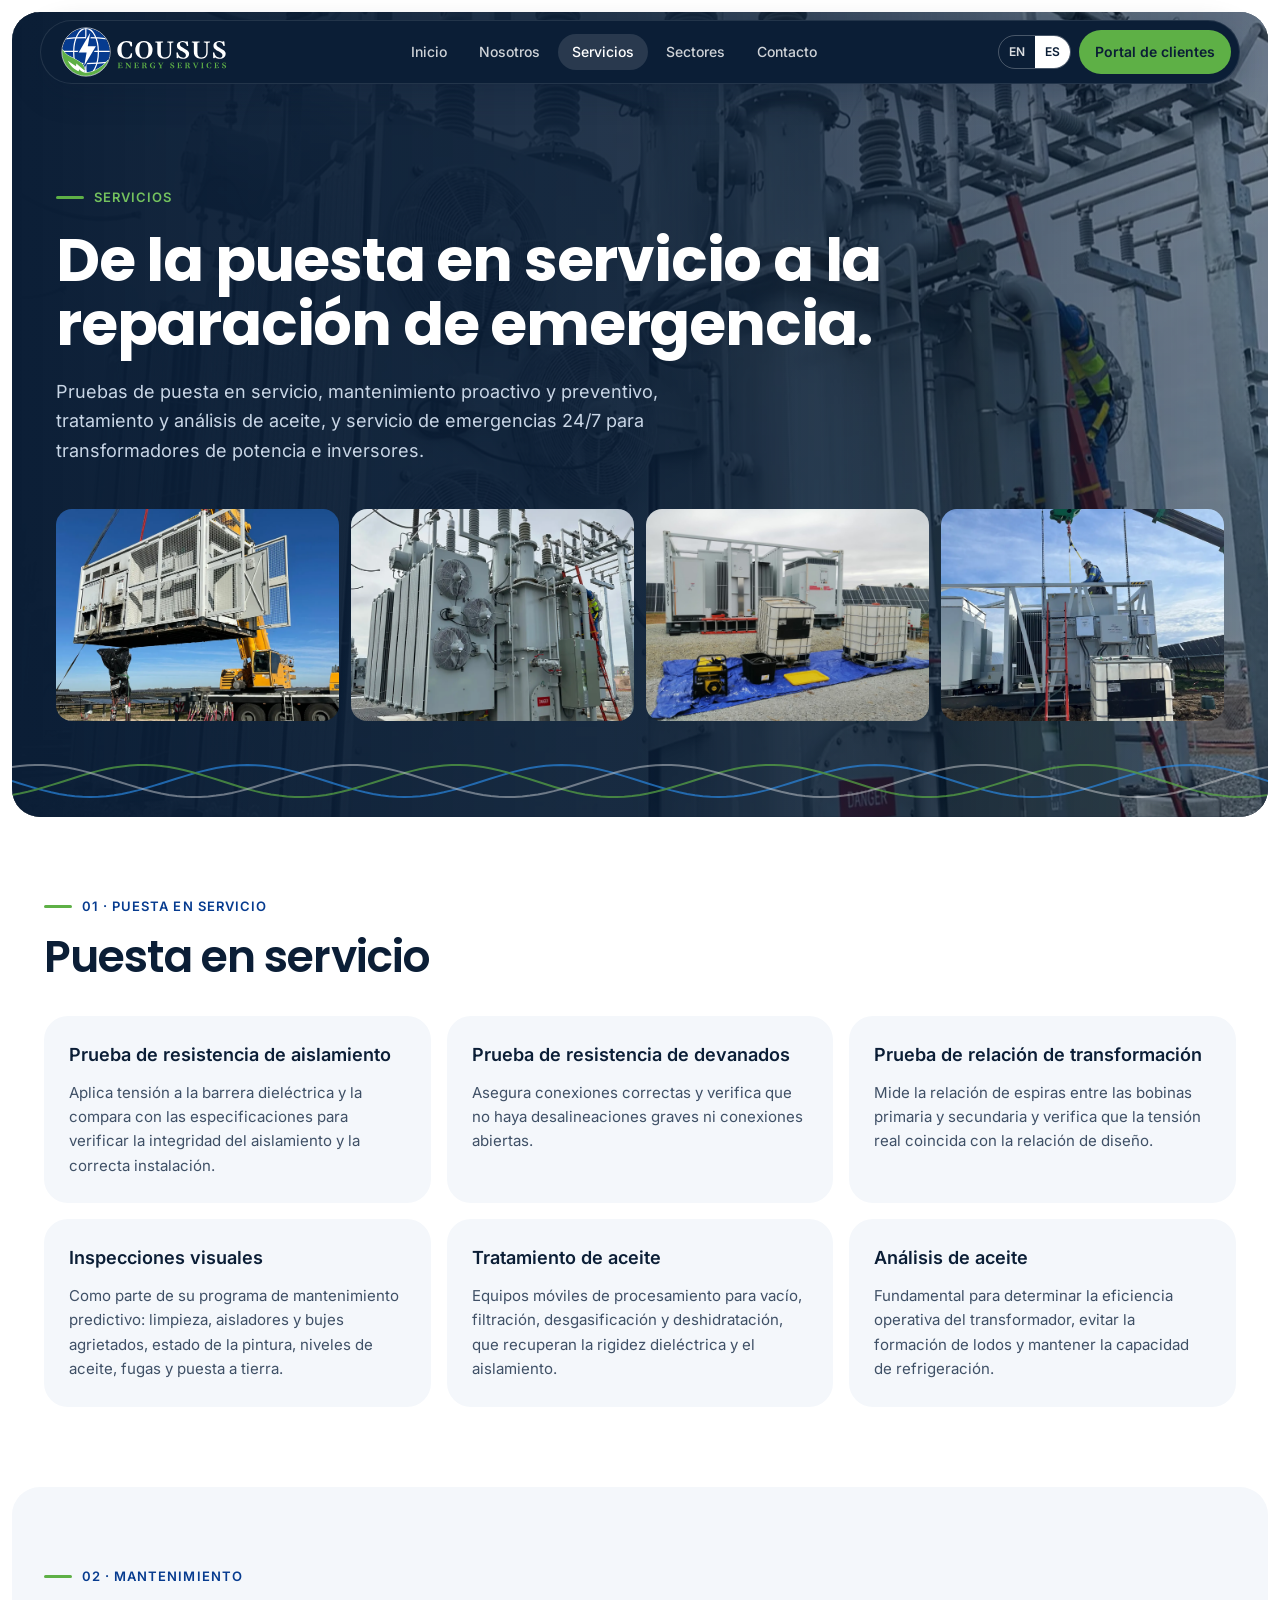
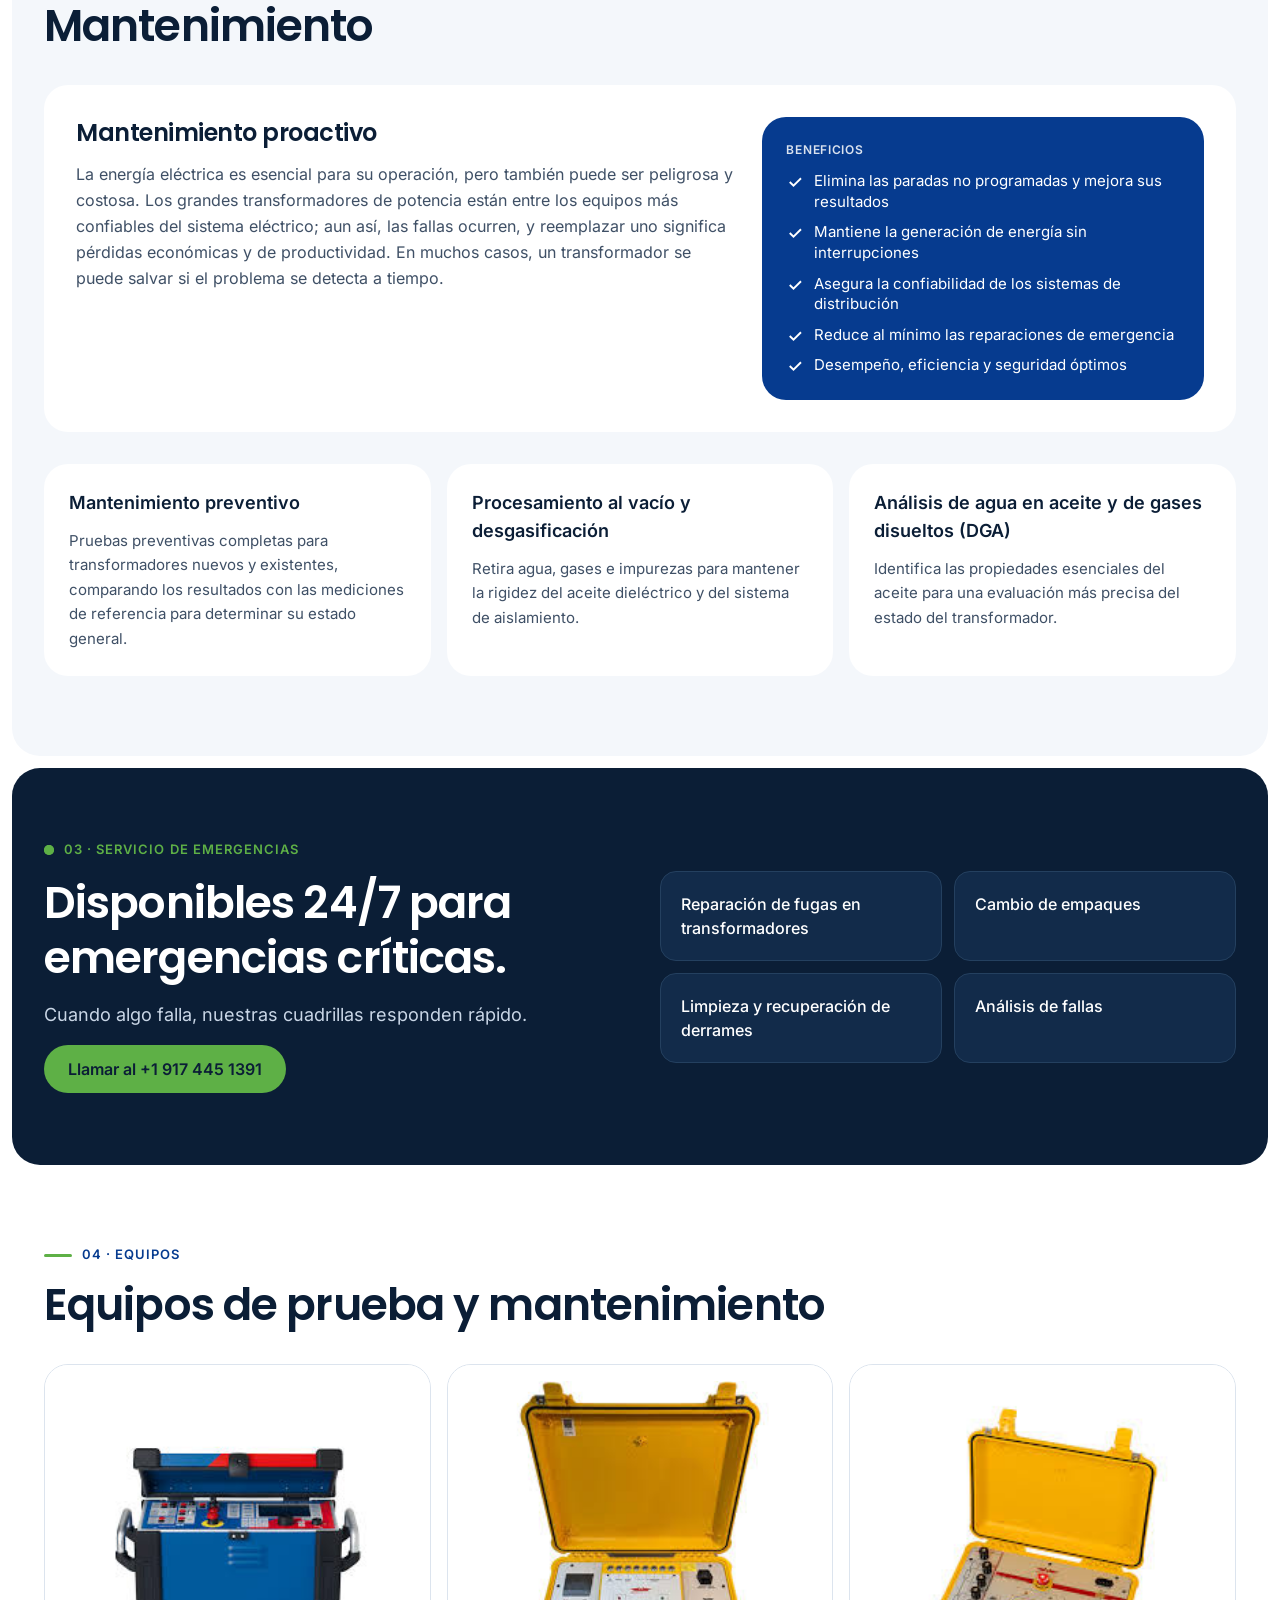
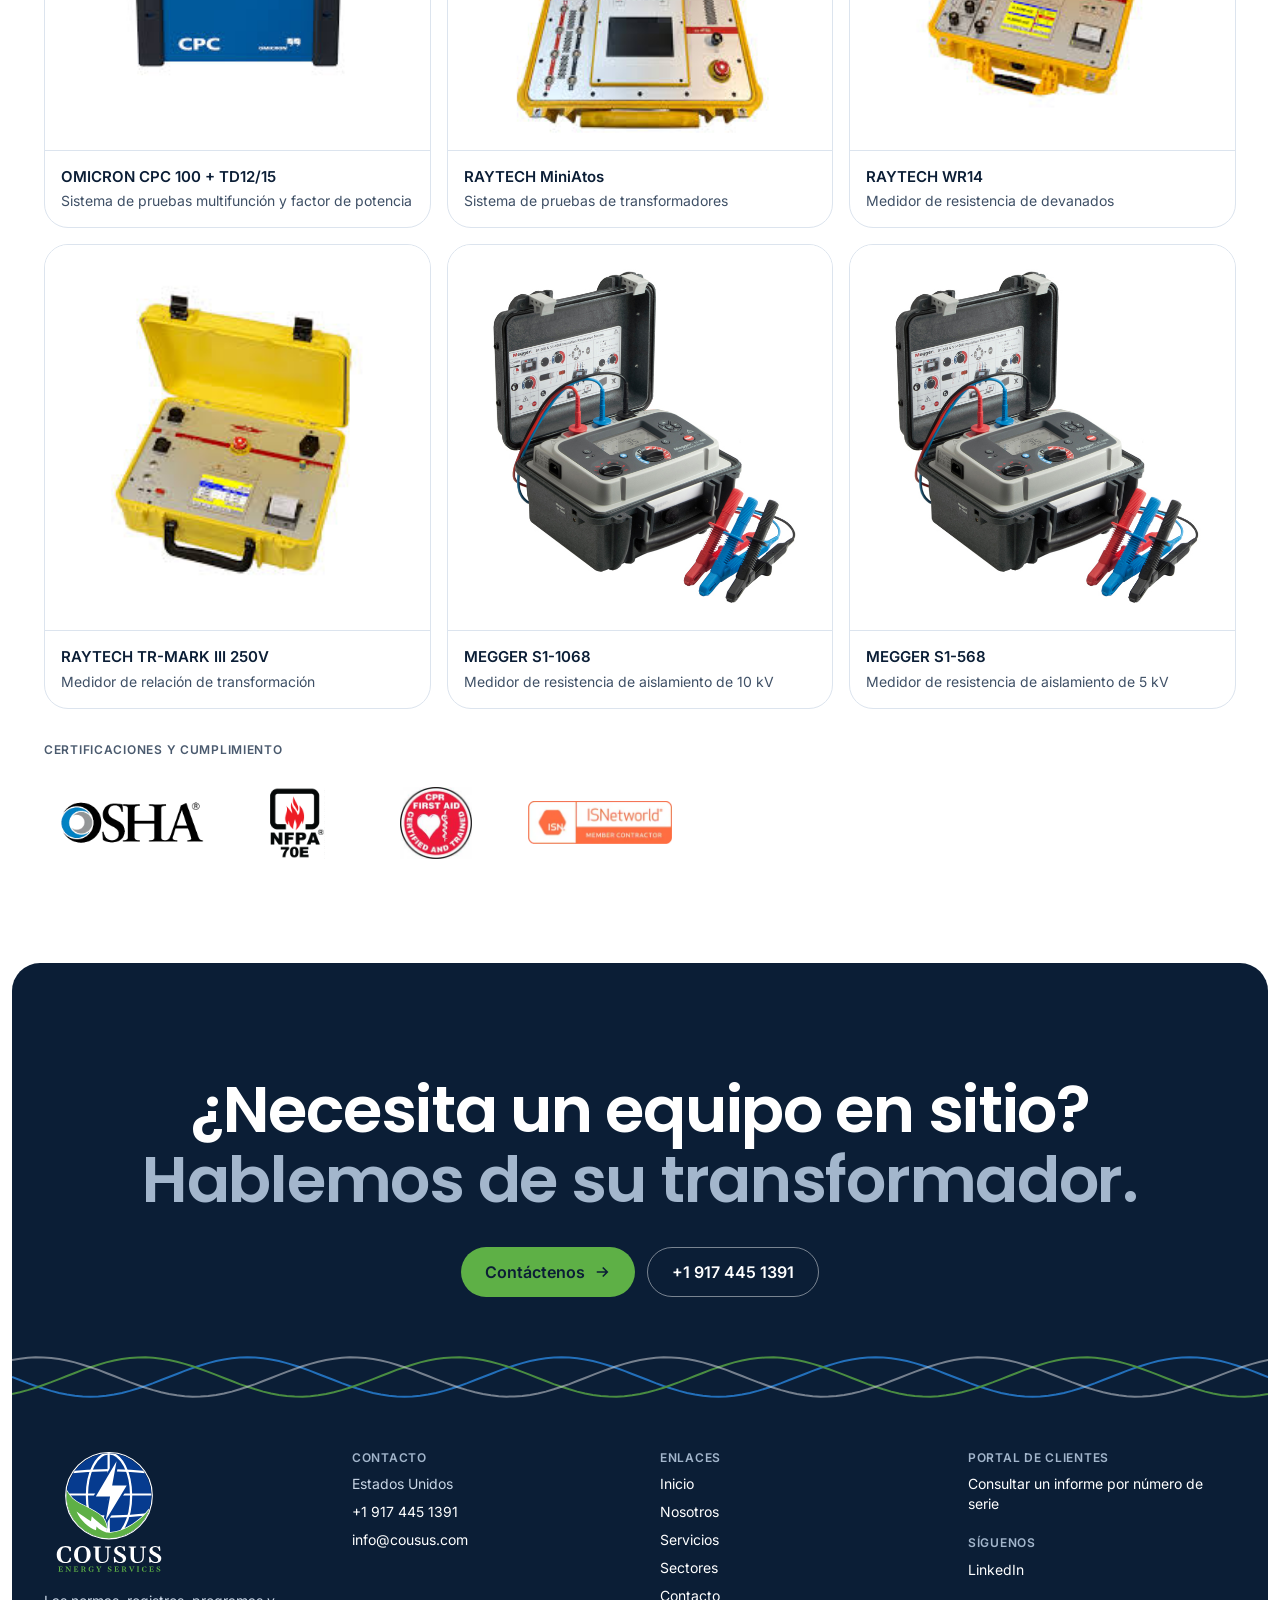
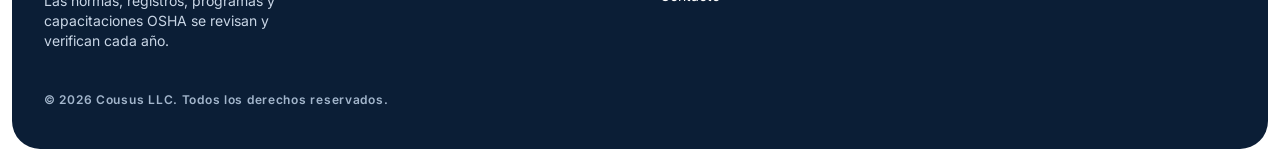
<file: es/services/index.html>
<!DOCTYPE html><html lang="es"><head><meta charset="utf-8"><meta name="viewport" content="width=device-width, initial-scale=1"><title>Servicios — Cousus Energy Services</title><meta name="description" content="Montaje, puesta en servicio, pruebas eléctricas, análisis de aceite y reparaciones en garantía de transformadores de potencia e inversores solares en Estados Unidos."><link rel="icon" type="image/svg+xml" href="/favicon.svg"><link rel="icon" type="image/png" sizes="64x64" href="/brand/favicon-64.png"><link rel="apple-touch-icon" href="/brand/cousus-icono-512.png"><link rel="alternate" hreflang="en" href="https://cousus.com/services/"><link rel="alternate" hreflang="es" href="https://cousus.com/es/services/"><meta property="og:title" content="Servicios — Cousus Energy Services"><meta property="og:description" content="Montaje, puesta en servicio, pruebas eléctricas, análisis de aceite y reparaciones en garantía de transformadores de potencia e inversores solares en Estados Unidos."><meta property="og:image" content="https://cousus.com/video/hero-poster.jpg"><meta name="theme-color" content="#0B1E36"><meta name="robots" content="noindex, nofollow"><!-- Marca que hay JavaScript: sin él, nada queda oculto a la espera de animarse --><script>document.documentElement.classList.add('js');</script><link rel="stylesheet" href="/_astro/images.yPDBNEIy.css"><style>.hero-photo[data-astro-cid-75ysl5lo]{animation:drift 1.6s var(--ease-out) both}.hero-in[data-astro-cid-75ysl5lo]{animation:rise .7s var(--ease-out) both;animation-delay:calc(var(--i) * 90ms)}@keyframes rise{0%{opacity:0;transform:translateY(16px)}}@keyframes drift{0%{transform:scale(1.05)}}@media (prefers-reduced-motion:reduce){.hero-photo[data-astro-cid-75ysl5lo]{animation:none}.hero-in[data-astro-cid-75ysl5lo]{animation:.3s both fade}@keyframes fade{0%{opacity:0}}}
</style></head><body class="bg-white font-sans text-ink antialiased"><a href="#main" class="sr-only focus:not-sr-only focus:fixed focus:left-4 focus:top-4 focus:z-50 focus:rounded focus:bg-accent focus:px-4 focus:py-2 focus:text-ink">Ir al contenido</a><header class="pointer-events-none fixed inset-x-0 top-4 z-40 px-4 sm:top-5 sm:px-6" data-astro-cid-nen7h5rs><div class="pointer-events-auto mx-auto flex max-w-[1200px] items-center justify-between gap-4 rounded-full border border-white/10 bg-ink py-1.5 pl-5 pr-2 text-white shadow-[0_10px_30px_rgb(11_30_54/0.28)]" data-astro-cid-nen7h5rs><a href="/es/" class="block shrink-0" aria-label="Cousus Energy Services" data-astro-cid-nen7h5rs><img src="/brand/cousus-logo-horizontal-fondo-oscuro.svg" alt="" width="169" height="50" class="h-[50px] w-auto" data-astro-cid-nen7h5rs></a><!-- Escritorio --><nav aria-label="Main" class="hidden items-center gap-1 text-sm lg:flex" data-astro-cid-nen7h5rs><a href="/es/" class="rounded-full px-3.5 py-2 font-medium text-white/80 no-underline transition-colors duration-150 hover:text-white aria-[current=page]:bg-white/12 aria-[current=page]:text-white" data-astro-cid-nen7h5rs>Inicio</a><a href="/es/about-us/" class="rounded-full px-3.5 py-2 font-medium text-white/80 no-underline transition-colors duration-150 hover:text-white aria-[current=page]:bg-white/12 aria-[current=page]:text-white" data-astro-cid-nen7h5rs>Nosotros</a><a href="/es/services/" aria-current="page" class="rounded-full px-3.5 py-2 font-medium text-white/80 no-underline transition-colors duration-150 hover:text-white aria-[current=page]:bg-white/12 aria-[current=page]:text-white" data-astro-cid-nen7h5rs>Servicios</a><a href="/es/sectors/" class="rounded-full px-3.5 py-2 font-medium text-white/80 no-underline transition-colors duration-150 hover:text-white aria-[current=page]:bg-white/12 aria-[current=page]:text-white" data-astro-cid-nen7h5rs>Sectores</a><a href="/es/contact/" class="rounded-full px-3.5 py-2 font-medium text-white/80 no-underline transition-colors duration-150 hover:text-white aria-[current=page]:bg-white/12 aria-[current=page]:text-white" data-astro-cid-nen7h5rs>Contacto</a></nav><div class="flex items-center gap-2" data-astro-cid-nen7h5rs><span class="flex overflow-hidden rounded-full border border-white/25 text-xs font-semibold" data-astro-cid-nen7h5rs><a href="/services/" hreflang="en" class="px-2.5 py-2 no-underline text-white/85" data-astro-cid-nen7h5rs>EN</a><a href="/es/services/" hreflang="es" aria-current="true" class="px-2.5 py-2 no-underline bg-white text-ink" data-astro-cid-nen7h5rs>ES</a></span><a href="https://ers.cousus.com/" target="_blank" rel="noopener" class="btn btn-green hidden !min-h-11 !px-4 !py-2 text-sm md:inline-flex" data-astro-cid-nen7h5rs>Portal de clientes</a><!-- Móvil --><details class="group relative lg:hidden" data-menu data-astro-cid-nen7h5rs><summary class="press flex min-h-11 cursor-pointer list-none items-center gap-2 rounded-full border border-white/25 px-3 text-sm font-medium text-white [&amp;::-webkit-details-marker]:hidden" data-astro-cid-nen7h5rs><svg width="18" height="18" viewBox="0 0 24 24" fill="none" stroke="currentColor" stroke-width="2" aria-hidden="true" data-astro-cid-nen7h5rs><path d="M4 7h16M4 12h16M4 17h16" data-astro-cid-nen7h5rs></path></svg><span class="sr-only sm:not-sr-only" data-astro-cid-nen7h5rs>Menú</span></summary><nav aria-label="Mobile" class="menu-panel absolute right-0 top-full mt-3 flex w-60 flex-col rounded-3xl border border-white/10 bg-ink p-2 shadow-[0_10px_30px_rgb(11_30_54/0.28)]" data-astro-cid-nen7h5rs><a href="/es/" class="rounded-2xl px-4 py-3 text-sm text-white no-underline aria-[current=page]:bg-white/12 aria-[current=page]:font-semibold" data-astro-cid-nen7h5rs>Inicio</a><a href="/es/about-us/" class="rounded-2xl px-4 py-3 text-sm text-white no-underline aria-[current=page]:bg-white/12 aria-[current=page]:font-semibold" data-astro-cid-nen7h5rs>Nosotros</a><a href="/es/services/" aria-current="page" class="rounded-2xl px-4 py-3 text-sm text-white no-underline aria-[current=page]:bg-white/12 aria-[current=page]:font-semibold" data-astro-cid-nen7h5rs>Servicios</a><a href="/es/sectors/" class="rounded-2xl px-4 py-3 text-sm text-white no-underline aria-[current=page]:bg-white/12 aria-[current=page]:font-semibold" data-astro-cid-nen7h5rs>Sectores</a><a href="/es/contact/" class="rounded-2xl px-4 py-3 text-sm text-white no-underline aria-[current=page]:bg-white/12 aria-[current=page]:font-semibold" data-astro-cid-nen7h5rs>Contacto</a><a href="https://ers.cousus.com/" target="_blank" rel="noopener" class="btn btn-green mt-1 text-sm" data-astro-cid-nen7h5rs>Portal de clientes</a></nav></details></div></div></header><script type="module">var e=document.querySelector(`[data-menu]`),t=e?.querySelector(`.menu-panel`),n=window.matchMedia(`(prefers-reduced-motion: reduce)`);e?.addEventListener(`toggle`,()=>{if(!e.open||!t)return;let r=n.matches?{opacity:0}:{opacity:0,transform:`scale(0.96) translateY(-4px)`};t.animate([r,{opacity:1,transform:`none`}],{duration:200,easing:`cubic-bezier(0.23, 1, 0.32, 1)`})});</script><main id="main"><section class="panel relative isolate mt-2 overflow-hidden bg-ink text-white sm:mt-3" data-astro-cid-75ysl5lo><img src="/media/2025/01/Rio-rancho-2-2.webp" alt="" class="hero-photo absolute inset-0 -z-20 h-full w-full object-cover" data-astro-cid-75ysl5lo><div class="absolute inset-0 -z-10 bg-gradient-to-r from-ink via-ink/88 to-ink/50" data-astro-cid-75ysl5lo></div><div class="mx-auto flex max-w-[1200px] flex-col gap-5 px-6 pb-24 pt-36 sm:pt-44 lg:px-4" data-astro-cid-75ysl5lo><span class="hero-in eyebrow text-accent-2" style="--i:0" data-astro-cid-75ysl5lo>SERVICIOS</span><h1 class="hero-in m-0 max-w-[900px] text-4xl leading-[1.08] sm:text-[60px]" style="--i:1" data-astro-cid-75ysl5lo>De la puesta en servicio a la reparación de emergencia.</h1><p class="hero-in m-0 max-w-[700px] text-lg leading-relaxed text-mist" style="--i:2" data-astro-cid-75ysl5lo>Pruebas de puesta en servicio, mantenimiento proactivo y preventivo, tratamiento y análisis de aceite, y servicio de emergencias 24/7 para transformadores de potencia e inversores.</p><ul class="m-0 mt-6 grid list-none grid-cols-2 gap-3 p-0 md:grid-cols-4"><li><img src="/media/2025/01/Coniglio-2.webp" alt="" loading="lazy" class="aspect-[4/3] w-full rounded-2xl object-cover"></li><li><img src="/media/2025/01/Rio-rancho-2-2.webp" alt="" loading="lazy" class="aspect-[4/3] w-full rounded-2xl object-cover"></li><li><img src="/media/2025/02/Services-2-1.jpg" alt="" loading="lazy" class="aspect-[4/3] w-full rounded-2xl object-cover"></li><li><img src="/media/2025/01/DBD3.webp" alt="" loading="lazy" class="aspect-[4/3] w-full rounded-2xl object-cover"></li></ul></div><div class="pointer-events-none overflow-hidden absolute inset-x-0 bottom-4 h-10 opacity-70" aria-hidden="true" data-loop><svg class="wave-track block h-full w-[200%] min-w-[1600px]" style="--wave-speed:12s" viewBox="0 0 3200 40" preserveAspectRatio="none"><path d="M0 20.0L10 22.5L20 24.9L30 27.3L40 29.4L50 31.3L60 32.9L70 34.3L80 35.2L90 35.8L100 36.0L110 35.8L120 35.2L130 34.3L140 32.9L150 31.3L160 29.4L170 27.3L180 24.9L190 22.5L200 20.0L210 17.5L220 15.1L230 12.7L240 10.6L250 8.7L260 7.1L270 5.7L280 4.8L290 4.2L300 4.0L310 4.2L320 4.8L330 5.7L340 7.1L350 8.7L360 10.6L370 12.7L380 15.1L390 17.5L400 20.0L410 22.5L420 24.9L430 27.3L440 29.4L450 31.3L460 32.9L470 34.3L480 35.2L490 35.8L500 36.0L510 35.8L520 35.2L530 34.3L540 32.9L550 31.3L560 29.4L570 27.3L580 24.9L590 22.5L600 20.0L610 17.5L620 15.1L630 12.7L640 10.6L650 8.7L660 7.1L670 5.7L680 4.8L690 4.2L700 4.0L710 4.2L720 4.8L730 5.7L740 7.1L750 8.7L760 10.6L770 12.7L780 15.1L790 17.5L800 20.0L810 22.5L820 24.9L830 27.3L840 29.4L850 31.3L860 32.9L870 34.3L880 35.2L890 35.8L900 36.0L910 35.8L920 35.2L930 34.3L940 32.9L950 31.3L960 29.4L970 27.3L980 24.9L990 22.5L1000 20.0L1010 17.5L1020 15.1L1030 12.7L1040 10.6L1050 8.7L1060 7.1L1070 5.7L1080 4.8L1090 4.2L1100 4.0L1110 4.2L1120 4.8L1130 5.7L1140 7.1L1150 8.7L1160 10.6L1170 12.7L1180 15.1L1190 17.5L1200 20.0L1210 22.5L1220 24.9L1230 27.3L1240 29.4L1250 31.3L1260 32.9L1270 34.3L1280 35.2L1290 35.8L1300 36.0L1310 35.8L1320 35.2L1330 34.3L1340 32.9L1350 31.3L1360 29.4L1370 27.3L1380 24.9L1390 22.5L1400 20.0L1410 17.5L1420 15.1L1430 12.7L1440 10.6L1450 8.7L1460 7.1L1470 5.7L1480 4.8L1490 4.2L1500 4.0L1510 4.2L1520 4.8L1530 5.7L1540 7.1L1550 8.7L1560 10.6L1570 12.7L1580 15.1L1590 17.5L1600 20.0L1610 22.5L1620 24.9L1630 27.3L1640 29.4L1650 31.3L1660 32.9L1670 34.3L1680 35.2L1690 35.8L1700 36.0L1710 35.8L1720 35.2L1730 34.3L1740 32.9L1750 31.3L1760 29.4L1770 27.3L1780 24.9L1790 22.5L1800 20.0L1810 17.5L1820 15.1L1830 12.7L1840 10.6L1850 8.7L1860 7.1L1870 5.7L1880 4.8L1890 4.2L1900 4.0L1910 4.2L1920 4.8L1930 5.7L1940 7.1L1950 8.7L1960 10.6L1970 12.7L1980 15.1L1990 17.5L2000 20.0L2010 22.5L2020 24.9L2030 27.3L2040 29.4L2050 31.3L2060 32.9L2070 34.3L2080 35.2L2090 35.8L2100 36.0L2110 35.8L2120 35.2L2130 34.3L2140 32.9L2150 31.3L2160 29.4L2170 27.3L2180 24.9L2190 22.5L2200 20.0L2210 17.5L2220 15.1L2230 12.7L2240 10.6L2250 8.7L2260 7.1L2270 5.7L2280 4.8L2290 4.2L2300 4.0L2310 4.2L2320 4.8L2330 5.7L2340 7.1L2350 8.7L2360 10.6L2370 12.7L2380 15.1L2390 17.5L2400 20.0L2410 22.5L2420 24.9L2430 27.3L2440 29.4L2450 31.3L2460 32.9L2470 34.3L2480 35.2L2490 35.8L2500 36.0L2510 35.8L2520 35.2L2530 34.3L2540 32.9L2550 31.3L2560 29.4L2570 27.3L2580 24.9L2590 22.5L2600 20.0L2610 17.5L2620 15.1L2630 12.7L2640 10.6L2650 8.7L2660 7.1L2670 5.7L2680 4.8L2690 4.2L2700 4.0L2710 4.2L2720 4.8L2730 5.7L2740 7.1L2750 8.7L2760 10.6L2770 12.7L2780 15.1L2790 17.5L2800 20.0L2810 22.5L2820 24.9L2830 27.3L2840 29.4L2850 31.3L2860 32.9L2870 34.3L2880 35.2L2890 35.8L2900 36.0L2910 35.8L2920 35.2L2930 34.3L2940 32.9L2950 31.3L2960 29.4L2970 27.3L2980 24.9L2990 22.5L3000 20.0L3010 17.5L3020 15.1L3030 12.7L3040 10.6L3050 8.7L3060 7.1L3070 5.7L3080 4.8L3090 4.2L3100 4.0L3110 4.2L3120 4.8L3130 5.7L3140 7.1L3150 8.7L3160 10.6L3170 12.7L3180 15.1L3190 17.5L3200 20.0" fill="none" stroke="#2B8BE6" stroke-width="2" stroke-opacity="0.95" vector-effect="non-scaling-stroke"></path><path d="M0 33.9L10 32.4L20 30.7L30 28.7L40 26.5L50 24.1L60 21.7L70 19.2L80 16.7L90 14.3L100 12.0L110 9.9L120 8.1L130 6.6L140 5.4L150 4.5L160 4.1L170 4.0L180 4.3L190 5.1L200 6.1L210 7.6L220 9.3L230 11.3L240 13.5L250 15.9L260 18.3L270 20.8L280 23.3L290 25.7L300 28.0L310 30.1L320 31.9L330 33.4L340 34.6L350 35.5L360 35.9L370 36.0L380 35.7L390 34.9L400 33.9L410 32.4L420 30.7L430 28.7L440 26.5L450 24.1L460 21.7L470 19.2L480 16.7L490 14.3L500 12.0L510 9.9L520 8.1L530 6.6L540 5.4L550 4.5L560 4.1L570 4.0L580 4.3L590 5.1L600 6.1L610 7.6L620 9.3L630 11.3L640 13.5L650 15.9L660 18.3L670 20.8L680 23.3L690 25.7L700 28.0L710 30.1L720 31.9L730 33.4L740 34.6L750 35.5L760 35.9L770 36.0L780 35.7L790 34.9L800 33.9L810 32.4L820 30.7L830 28.7L840 26.5L850 24.1L860 21.7L870 19.2L880 16.7L890 14.3L900 12.0L910 9.9L920 8.1L930 6.6L940 5.4L950 4.5L960 4.1L970 4.0L980 4.3L990 5.1L1000 6.1L1010 7.6L1020 9.3L1030 11.3L1040 13.5L1050 15.9L1060 18.3L1070 20.8L1080 23.3L1090 25.7L1100 28.0L1110 30.1L1120 31.9L1130 33.4L1140 34.6L1150 35.5L1160 35.9L1170 36.0L1180 35.7L1190 34.9L1200 33.9L1210 32.4L1220 30.7L1230 28.7L1240 26.5L1250 24.1L1260 21.7L1270 19.2L1280 16.7L1290 14.3L1300 12.0L1310 9.9L1320 8.1L1330 6.6L1340 5.4L1350 4.5L1360 4.1L1370 4.0L1380 4.3L1390 5.1L1400 6.1L1410 7.6L1420 9.3L1430 11.3L1440 13.5L1450 15.9L1460 18.3L1470 20.8L1480 23.3L1490 25.7L1500 28.0L1510 30.1L1520 31.9L1530 33.4L1540 34.6L1550 35.5L1560 35.9L1570 36.0L1580 35.7L1590 34.9L1600 33.9L1610 32.4L1620 30.7L1630 28.7L1640 26.5L1650 24.1L1660 21.7L1670 19.2L1680 16.7L1690 14.3L1700 12.0L1710 9.9L1720 8.1L1730 6.6L1740 5.4L1750 4.5L1760 4.1L1770 4.0L1780 4.3L1790 5.1L1800 6.1L1810 7.6L1820 9.3L1830 11.3L1840 13.5L1850 15.9L1860 18.3L1870 20.8L1880 23.3L1890 25.7L1900 28.0L1910 30.1L1920 31.9L1930 33.4L1940 34.6L1950 35.5L1960 35.9L1970 36.0L1980 35.7L1990 34.9L2000 33.9L2010 32.4L2020 30.7L2030 28.7L2040 26.5L2050 24.1L2060 21.7L2070 19.2L2080 16.7L2090 14.3L2100 12.0L2110 9.9L2120 8.1L2130 6.6L2140 5.4L2150 4.5L2160 4.1L2170 4.0L2180 4.3L2190 5.1L2200 6.1L2210 7.6L2220 9.3L2230 11.3L2240 13.5L2250 15.9L2260 18.3L2270 20.8L2280 23.3L2290 25.7L2300 28.0L2310 30.1L2320 31.9L2330 33.4L2340 34.6L2350 35.5L2360 35.9L2370 36.0L2380 35.7L2390 34.9L2400 33.9L2410 32.4L2420 30.7L2430 28.7L2440 26.5L2450 24.1L2460 21.7L2470 19.2L2480 16.7L2490 14.3L2500 12.0L2510 9.9L2520 8.1L2530 6.6L2540 5.4L2550 4.5L2560 4.1L2570 4.0L2580 4.3L2590 5.1L2600 6.1L2610 7.6L2620 9.3L2630 11.3L2640 13.5L2650 15.9L2660 18.3L2670 20.8L2680 23.3L2690 25.7L2700 28.0L2710 30.1L2720 31.9L2730 33.4L2740 34.6L2750 35.5L2760 35.9L2770 36.0L2780 35.7L2790 34.9L2800 33.9L2810 32.4L2820 30.7L2830 28.7L2840 26.5L2850 24.1L2860 21.7L2870 19.2L2880 16.7L2890 14.3L2900 12.0L2910 9.9L2920 8.1L2930 6.6L2940 5.4L2950 4.5L2960 4.1L2970 4.0L2980 4.3L2990 5.1L3000 6.1L3010 7.6L3020 9.3L3030 11.3L3040 13.5L3050 15.9L3060 18.3L3070 20.8L3080 23.3L3090 25.7L3100 28.0L3110 30.1L3120 31.9L3130 33.4L3140 34.6L3150 35.5L3160 35.9L3170 36.0L3180 35.7L3190 34.9L3200 33.9" fill="none" stroke="#5EB046" stroke-width="2" stroke-opacity="0.95" vector-effect="non-scaling-stroke"></path><path d="M0 6.1L10 5.1L20 4.3L30 4.0L40 4.1L50 4.5L60 5.4L70 6.6L80 8.1L90 9.9L100 12.0L110 14.3L120 16.7L130 19.2L140 21.7L150 24.1L160 26.5L170 28.7L180 30.7L190 32.4L200 33.9L210 34.9L220 35.7L230 36.0L240 35.9L250 35.5L260 34.6L270 33.4L280 31.9L290 30.1L300 28.0L310 25.7L320 23.3L330 20.8L340 18.3L350 15.9L360 13.5L370 11.3L380 9.3L390 7.6L400 6.1L410 5.1L420 4.3L430 4.0L440 4.1L450 4.5L460 5.4L470 6.6L480 8.1L490 9.9L500 12.0L510 14.3L520 16.7L530 19.2L540 21.7L550 24.1L560 26.5L570 28.7L580 30.7L590 32.4L600 33.9L610 34.9L620 35.7L630 36.0L640 35.9L650 35.5L660 34.6L670 33.4L680 31.9L690 30.1L700 28.0L710 25.7L720 23.3L730 20.8L740 18.3L750 15.9L760 13.5L770 11.3L780 9.3L790 7.6L800 6.1L810 5.1L820 4.3L830 4.0L840 4.1L850 4.5L860 5.4L870 6.6L880 8.1L890 9.9L900 12.0L910 14.3L920 16.7L930 19.2L940 21.7L950 24.1L960 26.5L970 28.7L980 30.7L990 32.4L1000 33.9L1010 34.9L1020 35.7L1030 36.0L1040 35.9L1050 35.5L1060 34.6L1070 33.4L1080 31.9L1090 30.1L1100 28.0L1110 25.7L1120 23.3L1130 20.8L1140 18.3L1150 15.9L1160 13.5L1170 11.3L1180 9.3L1190 7.6L1200 6.1L1210 5.1L1220 4.3L1230 4.0L1240 4.1L1250 4.5L1260 5.4L1270 6.6L1280 8.1L1290 9.9L1300 12.0L1310 14.3L1320 16.7L1330 19.2L1340 21.7L1350 24.1L1360 26.5L1370 28.7L1380 30.7L1390 32.4L1400 33.9L1410 34.9L1420 35.7L1430 36.0L1440 35.9L1450 35.5L1460 34.6L1470 33.4L1480 31.9L1490 30.1L1500 28.0L1510 25.7L1520 23.3L1530 20.8L1540 18.3L1550 15.9L1560 13.5L1570 11.3L1580 9.3L1590 7.6L1600 6.1L1610 5.1L1620 4.3L1630 4.0L1640 4.1L1650 4.5L1660 5.4L1670 6.6L1680 8.1L1690 9.9L1700 12.0L1710 14.3L1720 16.7L1730 19.2L1740 21.7L1750 24.1L1760 26.5L1770 28.7L1780 30.7L1790 32.4L1800 33.9L1810 34.9L1820 35.7L1830 36.0L1840 35.9L1850 35.5L1860 34.6L1870 33.4L1880 31.9L1890 30.1L1900 28.0L1910 25.7L1920 23.3L1930 20.8L1940 18.3L1950 15.9L1960 13.5L1970 11.3L1980 9.3L1990 7.6L2000 6.1L2010 5.1L2020 4.3L2030 4.0L2040 4.1L2050 4.5L2060 5.4L2070 6.6L2080 8.1L2090 9.9L2100 12.0L2110 14.3L2120 16.7L2130 19.2L2140 21.7L2150 24.1L2160 26.5L2170 28.7L2180 30.7L2190 32.4L2200 33.9L2210 34.9L2220 35.7L2230 36.0L2240 35.9L2250 35.5L2260 34.6L2270 33.4L2280 31.9L2290 30.1L2300 28.0L2310 25.7L2320 23.3L2330 20.8L2340 18.3L2350 15.9L2360 13.5L2370 11.3L2380 9.3L2390 7.6L2400 6.1L2410 5.1L2420 4.3L2430 4.0L2440 4.1L2450 4.5L2460 5.4L2470 6.6L2480 8.1L2490 9.9L2500 12.0L2510 14.3L2520 16.7L2530 19.2L2540 21.7L2550 24.1L2560 26.5L2570 28.7L2580 30.7L2590 32.4L2600 33.9L2610 34.9L2620 35.7L2630 36.0L2640 35.9L2650 35.5L2660 34.6L2670 33.4L2680 31.9L2690 30.1L2700 28.0L2710 25.7L2720 23.3L2730 20.8L2740 18.3L2750 15.9L2760 13.5L2770 11.3L2780 9.3L2790 7.6L2800 6.1L2810 5.1L2820 4.3L2830 4.0L2840 4.1L2850 4.5L2860 5.4L2870 6.6L2880 8.1L2890 9.9L2900 12.0L2910 14.3L2920 16.7L2930 19.2L2940 21.7L2950 24.1L2960 26.5L2970 28.7L2980 30.7L2990 32.4L3000 33.9L3010 34.9L3020 35.7L3030 36.0L3040 35.9L3050 35.5L3060 34.6L3070 33.4L3080 31.9L3090 30.1L3100 28.0L3110 25.7L3120 23.3L3130 20.8L3140 18.3L3150 15.9L3160 13.5L3170 11.3L3180 9.3L3190 7.6L3200 6.1" fill="none" stroke="#FFFFFF" stroke-width="2" stroke-opacity="0.55" vector-effect="non-scaling-stroke"></path></svg></div></section><section class="mx-auto flex max-w-[1240px] flex-col gap-8 px-6 py-20" id="commissioning"><div class="flex flex-col gap-3" data-reveal><span class="eyebrow text-brand-blue">01 · PUESTA EN SERVICIO</span><h2 class="m-0 text-3xl leading-tight sm:text-[44px]">Puesta en servicio</h2></div><ul data-stagger class="m-0 grid list-none grid-cols-1 gap-4 p-0 sm:grid-cols-2 lg:grid-cols-3"><li class="flex flex-col gap-3 lift rounded-3xl bg-paper p-6"><strong class="text-lg">Prueba de resistencia de aislamiento</strong><p class="m-0 text-[15px] leading-relaxed text-body">Aplica tensión a la barrera dieléctrica y la compara con las especificaciones para verificar la integridad del aislamiento y la correcta instalación.</p></li><li class="flex flex-col gap-3 lift rounded-3xl bg-paper p-6"><strong class="text-lg">Prueba de resistencia de devanados</strong><p class="m-0 text-[15px] leading-relaxed text-body">Asegura conexiones correctas y verifica que no haya desalineaciones graves ni conexiones abiertas.</p></li><li class="flex flex-col gap-3 lift rounded-3xl bg-paper p-6"><strong class="text-lg">Prueba de relación de transformación</strong><p class="m-0 text-[15px] leading-relaxed text-body">Mide la relación de espiras entre las bobinas primaria y secundaria y verifica que la tensión real coincida con la relación de diseño.</p></li><li class="flex flex-col gap-3 lift rounded-3xl bg-paper p-6"><strong class="text-lg">Inspecciones visuales</strong><p class="m-0 text-[15px] leading-relaxed text-body">Como parte de su programa de mantenimiento predictivo: limpieza, aisladores y bujes agrietados, estado de la pintura, niveles de aceite, fugas y puesta a tierra.</p></li><li class="flex flex-col gap-3 lift rounded-3xl bg-paper p-6"><strong class="text-lg">Tratamiento de aceite</strong><p class="m-0 text-[15px] leading-relaxed text-body">Equipos móviles de procesamiento para vacío, filtración, desgasificación y deshidratación, que recuperan la rigidez dieléctrica y el aislamiento.</p></li><li class="flex flex-col gap-3 lift rounded-3xl bg-paper p-6"><strong class="text-lg">Análisis de aceite</strong><p class="m-0 text-[15px] leading-relaxed text-body">Fundamental para determinar la eficiencia operativa del transformador, evitar la formación de lodos y mantener la capacidad de refrigeración.</p></li></ul></section><section class="panel bg-paper" id="maintenance"><div class="mx-auto flex max-w-[1240px] flex-col gap-8 px-6 py-20"><div class="flex flex-col gap-3" data-reveal><span class="eyebrow text-brand-blue">02 · MANTENIMIENTO</span><h2 class="m-0 text-3xl leading-tight sm:text-[44px]">Mantenimiento</h2></div><div class="grid grid-cols-1 gap-6 rounded-3xl bg-white p-6 lg:grid-cols-[minmax(0,3fr)_minmax(0,2fr)] lg:p-8"><div class="flex flex-col gap-3"><h3 class="m-0 text-2xl">Mantenimiento proactivo</h3><p class="m-0 text-base leading-relaxed text-body">La energía eléctrica es esencial para su operación, pero también puede ser peligrosa y costosa. Los grandes transformadores de potencia están entre los equipos más confiables del sistema eléctrico; aun así, las fallas ocurren, y reemplazar uno significa pérdidas económicas y de productividad. En muchos casos, un transformador se puede salvar si el problema se detecta a tiempo.</p></div><div class="flex flex-col gap-3 rounded-3xl bg-brand p-6 text-white"><span class="label text-white/85">BENEFICIOS</span><ul class="m-0 flex list-none flex-col gap-2.5 p-0"><li class="flex gap-2.5 text-[15px] leading-snug"><svg class="mt-0.5 shrink-0 text-white" width="18" height="18" viewBox="0 0 24 24" fill="none" stroke="currentColor" stroke-width="2.5" aria-hidden="true"><path d="M5 12l5 5L20 7"></path></svg>Elimina las paradas no programadas y mejora sus resultados</li><li class="flex gap-2.5 text-[15px] leading-snug"><svg class="mt-0.5 shrink-0 text-white" width="18" height="18" viewBox="0 0 24 24" fill="none" stroke="currentColor" stroke-width="2.5" aria-hidden="true"><path d="M5 12l5 5L20 7"></path></svg>Mantiene la generación de energía sin interrupciones</li><li class="flex gap-2.5 text-[15px] leading-snug"><svg class="mt-0.5 shrink-0 text-white" width="18" height="18" viewBox="0 0 24 24" fill="none" stroke="currentColor" stroke-width="2.5" aria-hidden="true"><path d="M5 12l5 5L20 7"></path></svg>Asegura la confiabilidad de los sistemas de distribución</li><li class="flex gap-2.5 text-[15px] leading-snug"><svg class="mt-0.5 shrink-0 text-white" width="18" height="18" viewBox="0 0 24 24" fill="none" stroke="currentColor" stroke-width="2.5" aria-hidden="true"><path d="M5 12l5 5L20 7"></path></svg>Reduce al mínimo las reparaciones de emergencia</li><li class="flex gap-2.5 text-[15px] leading-snug"><svg class="mt-0.5 shrink-0 text-white" width="18" height="18" viewBox="0 0 24 24" fill="none" stroke="currentColor" stroke-width="2.5" aria-hidden="true"><path d="M5 12l5 5L20 7"></path></svg>Desempeño, eficiencia y seguridad óptimos</li></ul></div></div><ul data-stagger class="m-0 grid list-none grid-cols-1 gap-4 p-0 md:grid-cols-3"><li class="flex flex-col gap-3 lift rounded-3xl bg-paper p-6"><strong class="text-lg">Mantenimiento preventivo</strong><p class="m-0 text-[15px] leading-relaxed text-body">Pruebas preventivas completas para transformadores nuevos y existentes, comparando los resultados con las mediciones de referencia para determinar su estado general.</p></li><li class="flex flex-col gap-3 lift rounded-3xl bg-paper p-6"><strong class="text-lg">Procesamiento al vacío y desgasificación</strong><p class="m-0 text-[15px] leading-relaxed text-body">Retira agua, gases e impurezas para mantener la rigidez del aceite dieléctrico y del sistema de aislamiento.</p></li><li class="flex flex-col gap-3 lift rounded-3xl bg-paper p-6"><strong class="text-lg">Análisis de agua en aceite y de gases disueltos (DGA)</strong><p class="m-0 text-[15px] leading-relaxed text-body">Identifica las propiedades esenciales del aceite para una evaluación más precisa del estado del transformador.</p></li></ul></div></section><section class="panel mt-3 bg-ink text-white" id="emergency"><div class="mx-auto flex max-w-[1240px] flex-wrap items-center gap-10 px-6 py-18"><div class="flex min-w-0 flex-[1_1_420px] flex-col gap-4"><span class="eyebrow eyebrow-live text-accent"><span class="live-dot"></span>03 · SERVICIO DE EMERGENCIAS</span><h2 class="m-0 text-3xl leading-tight sm:text-[44px]">Disponibles 24/7 para emergencias críticas.</h2><p class="m-0 text-lg text-mist">Cuando algo falla, nuestras cuadrillas responden rápido.</p><a href="tel:+19174451391" class="self-start btn btn-green">Llamar al +1 917 445 1391</a></div><ul data-stagger class="m-0 grid min-w-0 flex-[1_1_420px] list-none grid-cols-1 gap-3 p-0 sm:grid-cols-2"><li class="rounded-2xl border border-line bg-ink-2 p-5 text-base font-medium">Reparación de fugas en transformadores</li><li class="rounded-2xl border border-line bg-ink-2 p-5 text-base font-medium">Cambio de empaques</li><li class="rounded-2xl border border-line bg-ink-2 p-5 text-base font-medium">Limpieza y recuperación de derrames</li><li class="rounded-2xl border border-line bg-ink-2 p-5 text-base font-medium">Análisis de fallas</li></ul></div></section><section class="mx-auto flex max-w-[1240px] flex-col gap-8 px-6 py-20" id="equipment"><div class="flex flex-col gap-3" data-reveal><span class="eyebrow text-brand-blue">04 · EQUIPOS</span><h2 class="m-0 text-3xl leading-tight sm:text-[44px]">Equipos de prueba y mantenimiento</h2></div><ul data-stagger class="m-0 grid list-none grid-cols-2 gap-4 p-0 md:grid-cols-3"><li class="flex flex-col overflow-hidden rounded-3xl border border-rule bg-white"><img src="/media/2025/01/CPC-100-TD12-15.jpg" alt="OMICRON CPC 100 + TD12/15" loading="lazy" class="aspect-square w-full bg-white object-contain p-4"><div class="flex flex-col gap-1 border-t border-rule p-4"><strong class="text-[15px] leading-snug">OMICRON CPC 100 + TD12/15</strong><span class="text-sm text-body">Sistema de pruebas multifunción y factor de potencia</span></div></li><li class="flex flex-col overflow-hidden rounded-3xl border border-rule bg-white"><img src="/media/2025/01/RAYTECH-MiniAtos-1.jpg" alt="RAYTECH MiniAtos" loading="lazy" class="aspect-square w-full bg-white object-contain p-4"><div class="flex flex-col gap-1 border-t border-rule p-4"><strong class="text-[15px] leading-snug">RAYTECH MiniAtos</strong><span class="text-sm text-body">Sistema de pruebas de transformadores</span></div></li><li class="flex flex-col overflow-hidden rounded-3xl border border-rule bg-white"><img src="/media/2025/01/WR14-Raytech-Winding-Resistance-Meter.jpg" alt="RAYTECH WR14" loading="lazy" class="aspect-square w-full bg-white object-contain p-4"><div class="flex flex-col gap-1 border-t border-rule p-4"><strong class="text-[15px] leading-snug">RAYTECH WR14</strong><span class="text-sm text-body">Medidor de resistencia de devanados</span></div></li><li class="flex flex-col overflow-hidden rounded-3xl border border-rule bg-white"><img src="/media/2025/01/RAYTECH-TR-MARK-III-250V-Turns-Ratio-Meter.jpg" alt="RAYTECH TR-MARK III 250V" loading="lazy" class="aspect-square w-full bg-white object-contain p-4"><div class="flex flex-col gap-1 border-t border-rule p-4"><strong class="text-[15px] leading-snug">RAYTECH TR-MARK III 250V</strong><span class="text-sm text-body">Medidor de relación de transformación</span></div></li><li class="flex flex-col overflow-hidden rounded-3xl border border-rule bg-white"><img src="/media/2025/01/MEGGER-S1-1068-10kV-Insultation-Resistance-Tester.jpg" alt="MEGGER S1-1068" loading="lazy" class="aspect-square w-full bg-white object-contain p-4"><div class="flex flex-col gap-1 border-t border-rule p-4"><strong class="text-[15px] leading-snug">MEGGER S1-1068</strong><span class="text-sm text-body">Medidor de resistencia de aislamiento de 10 kV</span></div></li><li class="flex flex-col overflow-hidden rounded-3xl border border-rule bg-white"><img src="/media/2025/01/MEGGER-S1-1068-10kV-Insultation-Resistance-Tester.jpg" alt="MEGGER S1-568" loading="lazy" class="aspect-square w-full bg-white object-contain p-4"><div class="flex flex-col gap-1 border-t border-rule p-4"><strong class="text-[15px] leading-snug">MEGGER S1-568</strong><span class="text-sm text-body">Medidor de resistencia de aislamiento de 5 kV</span></div></li></ul><div class="flex flex-col gap-4"><span class="label text-muted">CERTIFICACIONES Y CUMPLIMIENTO</span><ul class="m-0 flex list-none flex-wrap items-center gap-3 p-0"><li class="flex h-24 min-w-32 items-center justify-center rounded-2xl bg-white px-4"><img src="/media/2023/01/osha-removebg-preview.webp" alt="OSHA" loading="lazy" class="max-h-18 max-w-36 object-contain"></li><li class="flex h-24 min-w-32 items-center justify-center rounded-2xl bg-white px-4"><img src="/media/2025/01/nafpa70e-certified.png" alt="Certificación NFPA 70E" loading="lazy" class="max-h-18 max-w-36 object-contain"></li><li class="flex h-24 min-w-32 items-center justify-center rounded-2xl bg-white px-4"><img src="/media/2025/01/first-aid-and-cpr-certified-150x150.jpg" alt="Certificación en primeros auxilios y RCP" loading="lazy" class="max-h-18 max-w-36 object-contain"></li><li class="flex h-24 min-w-32 items-center justify-center rounded-2xl bg-white px-4"><img src="/media/2023/04/memberCeLogo_small-300x88.webp" alt="Miembro" loading="lazy" class="max-h-18 max-w-36 object-contain"></li></ul></div></section></main><footer class="panel mb-2 mt-3 overflow-hidden bg-ink text-white sm:mb-3"><div class="mx-auto flex max-w-[1160px] flex-col items-center gap-8 px-6 pb-14 pt-20 text-center lg:pt-28"><h2 class="m-0 text-4xl leading-[1.1] sm:text-[64px]"><span class="block">¿Necesita un equipo en sitio?</span><span class="block text-mist-2">Hablemos de su transformador.</span></h2><div class="flex flex-wrap justify-center gap-3"><a href="/es/contact/" class="btn btn-green">Contáctenos<svg class="btn-arrow" width="18" height="18" viewBox="0 0 24 24" fill="none" stroke="currentColor" stroke-width="2.2" aria-hidden="true"><path d="M5 12h14M13 6l6 6-6 6"></path></svg></a><a href="tel:+19174451391" class="btn btn-ghost">+1 917 445 1391</a></div></div><div class="pointer-events-none overflow-hidden h-12 opacity-80" aria-hidden="true" data-loop><svg class="wave-track block h-full w-[200%] min-w-[1600px]" style="--wave-speed:12s" viewBox="0 0 3200 44" preserveAspectRatio="none"><path d="M0 22.0L10 24.8L20 27.6L30 30.2L40 32.6L50 34.7L60 36.6L70 38.0L80 39.1L90 39.8L100 40.0L110 39.8L120 39.1L130 38.0L140 36.6L150 34.7L160 32.6L170 30.2L180 27.6L190 24.8L200 22.0L210 19.2L220 16.4L230 13.8L240 11.4L250 9.3L260 7.4L270 6.0L280 4.9L290 4.2L300 4.0L310 4.2L320 4.9L330 6.0L340 7.4L350 9.3L360 11.4L370 13.8L380 16.4L390 19.2L400 22.0L410 24.8L420 27.6L430 30.2L440 32.6L450 34.7L460 36.6L470 38.0L480 39.1L490 39.8L500 40.0L510 39.8L520 39.1L530 38.0L540 36.6L550 34.7L560 32.6L570 30.2L580 27.6L590 24.8L600 22.0L610 19.2L620 16.4L630 13.8L640 11.4L650 9.3L660 7.4L670 6.0L680 4.9L690 4.2L700 4.0L710 4.2L720 4.9L730 6.0L740 7.4L750 9.3L760 11.4L770 13.8L780 16.4L790 19.2L800 22.0L810 24.8L820 27.6L830 30.2L840 32.6L850 34.7L860 36.6L870 38.0L880 39.1L890 39.8L900 40.0L910 39.8L920 39.1L930 38.0L940 36.6L950 34.7L960 32.6L970 30.2L980 27.6L990 24.8L1000 22.0L1010 19.2L1020 16.4L1030 13.8L1040 11.4L1050 9.3L1060 7.4L1070 6.0L1080 4.9L1090 4.2L1100 4.0L1110 4.2L1120 4.9L1130 6.0L1140 7.4L1150 9.3L1160 11.4L1170 13.8L1180 16.4L1190 19.2L1200 22.0L1210 24.8L1220 27.6L1230 30.2L1240 32.6L1250 34.7L1260 36.6L1270 38.0L1280 39.1L1290 39.8L1300 40.0L1310 39.8L1320 39.1L1330 38.0L1340 36.6L1350 34.7L1360 32.6L1370 30.2L1380 27.6L1390 24.8L1400 22.0L1410 19.2L1420 16.4L1430 13.8L1440 11.4L1450 9.3L1460 7.4L1470 6.0L1480 4.9L1490 4.2L1500 4.0L1510 4.2L1520 4.9L1530 6.0L1540 7.4L1550 9.3L1560 11.4L1570 13.8L1580 16.4L1590 19.2L1600 22.0L1610 24.8L1620 27.6L1630 30.2L1640 32.6L1650 34.7L1660 36.6L1670 38.0L1680 39.1L1690 39.8L1700 40.0L1710 39.8L1720 39.1L1730 38.0L1740 36.6L1750 34.7L1760 32.6L1770 30.2L1780 27.6L1790 24.8L1800 22.0L1810 19.2L1820 16.4L1830 13.8L1840 11.4L1850 9.3L1860 7.4L1870 6.0L1880 4.9L1890 4.2L1900 4.0L1910 4.2L1920 4.9L1930 6.0L1940 7.4L1950 9.3L1960 11.4L1970 13.8L1980 16.4L1990 19.2L2000 22.0L2010 24.8L2020 27.6L2030 30.2L2040 32.6L2050 34.7L2060 36.6L2070 38.0L2080 39.1L2090 39.8L2100 40.0L2110 39.8L2120 39.1L2130 38.0L2140 36.6L2150 34.7L2160 32.6L2170 30.2L2180 27.6L2190 24.8L2200 22.0L2210 19.2L2220 16.4L2230 13.8L2240 11.4L2250 9.3L2260 7.4L2270 6.0L2280 4.9L2290 4.2L2300 4.0L2310 4.2L2320 4.9L2330 6.0L2340 7.4L2350 9.3L2360 11.4L2370 13.8L2380 16.4L2390 19.2L2400 22.0L2410 24.8L2420 27.6L2430 30.2L2440 32.6L2450 34.7L2460 36.6L2470 38.0L2480 39.1L2490 39.8L2500 40.0L2510 39.8L2520 39.1L2530 38.0L2540 36.6L2550 34.7L2560 32.6L2570 30.2L2580 27.6L2590 24.8L2600 22.0L2610 19.2L2620 16.4L2630 13.8L2640 11.4L2650 9.3L2660 7.4L2670 6.0L2680 4.9L2690 4.2L2700 4.0L2710 4.2L2720 4.9L2730 6.0L2740 7.4L2750 9.3L2760 11.4L2770 13.8L2780 16.4L2790 19.2L2800 22.0L2810 24.8L2820 27.6L2830 30.2L2840 32.6L2850 34.7L2860 36.6L2870 38.0L2880 39.1L2890 39.8L2900 40.0L2910 39.8L2920 39.1L2930 38.0L2940 36.6L2950 34.7L2960 32.6L2970 30.2L2980 27.6L2990 24.8L3000 22.0L3010 19.2L3020 16.4L3030 13.8L3040 11.4L3050 9.3L3060 7.4L3070 6.0L3080 4.9L3090 4.2L3100 4.0L3110 4.2L3120 4.9L3130 6.0L3140 7.4L3150 9.3L3160 11.4L3170 13.8L3180 16.4L3190 19.2L3200 22.0" fill="none" stroke="#2B8BE6" stroke-width="2" stroke-opacity="0.95" vector-effect="non-scaling-stroke"></path><path d="M0 37.6L10 36.0L20 34.0L30 31.8L40 29.3L50 26.7L60 23.9L70 21.1L80 18.3L90 15.5L100 13.0L110 10.7L120 8.6L130 6.9L140 5.6L150 4.6L160 4.1L170 4.0L180 4.4L190 5.2L200 6.4L210 8.0L220 10.0L230 12.2L240 14.7L250 17.3L260 20.1L270 22.9L280 25.7L290 28.5L300 31.0L310 33.3L320 35.4L330 37.1L340 38.4L350 39.4L360 39.9L370 40.0L380 39.6L390 38.8L400 37.6L410 36.0L420 34.0L430 31.8L440 29.3L450 26.7L460 23.9L470 21.1L480 18.3L490 15.5L500 13.0L510 10.7L520 8.6L530 6.9L540 5.6L550 4.6L560 4.1L570 4.0L580 4.4L590 5.2L600 6.4L610 8.0L620 10.0L630 12.2L640 14.7L650 17.3L660 20.1L670 22.9L680 25.7L690 28.5L700 31.0L710 33.3L720 35.4L730 37.1L740 38.4L750 39.4L760 39.9L770 40.0L780 39.6L790 38.8L800 37.6L810 36.0L820 34.0L830 31.8L840 29.3L850 26.7L860 23.9L870 21.1L880 18.3L890 15.5L900 13.0L910 10.7L920 8.6L930 6.9L940 5.6L950 4.6L960 4.1L970 4.0L980 4.4L990 5.2L1000 6.4L1010 8.0L1020 10.0L1030 12.2L1040 14.7L1050 17.3L1060 20.1L1070 22.9L1080 25.7L1090 28.5L1100 31.0L1110 33.3L1120 35.4L1130 37.1L1140 38.4L1150 39.4L1160 39.9L1170 40.0L1180 39.6L1190 38.8L1200 37.6L1210 36.0L1220 34.0L1230 31.8L1240 29.3L1250 26.7L1260 23.9L1270 21.1L1280 18.3L1290 15.5L1300 13.0L1310 10.7L1320 8.6L1330 6.9L1340 5.6L1350 4.6L1360 4.1L1370 4.0L1380 4.4L1390 5.2L1400 6.4L1410 8.0L1420 10.0L1430 12.2L1440 14.7L1450 17.3L1460 20.1L1470 22.9L1480 25.7L1490 28.5L1500 31.0L1510 33.3L1520 35.4L1530 37.1L1540 38.4L1550 39.4L1560 39.9L1570 40.0L1580 39.6L1590 38.8L1600 37.6L1610 36.0L1620 34.0L1630 31.8L1640 29.3L1650 26.7L1660 23.9L1670 21.1L1680 18.3L1690 15.5L1700 13.0L1710 10.7L1720 8.6L1730 6.9L1740 5.6L1750 4.6L1760 4.1L1770 4.0L1780 4.4L1790 5.2L1800 6.4L1810 8.0L1820 10.0L1830 12.2L1840 14.7L1850 17.3L1860 20.1L1870 22.9L1880 25.7L1890 28.5L1900 31.0L1910 33.3L1920 35.4L1930 37.1L1940 38.4L1950 39.4L1960 39.9L1970 40.0L1980 39.6L1990 38.8L2000 37.6L2010 36.0L2020 34.0L2030 31.8L2040 29.3L2050 26.7L2060 23.9L2070 21.1L2080 18.3L2090 15.5L2100 13.0L2110 10.7L2120 8.6L2130 6.9L2140 5.6L2150 4.6L2160 4.1L2170 4.0L2180 4.4L2190 5.2L2200 6.4L2210 8.0L2220 10.0L2230 12.2L2240 14.7L2250 17.3L2260 20.1L2270 22.9L2280 25.7L2290 28.5L2300 31.0L2310 33.3L2320 35.4L2330 37.1L2340 38.4L2350 39.4L2360 39.9L2370 40.0L2380 39.6L2390 38.8L2400 37.6L2410 36.0L2420 34.0L2430 31.8L2440 29.3L2450 26.7L2460 23.9L2470 21.1L2480 18.3L2490 15.5L2500 13.0L2510 10.7L2520 8.6L2530 6.9L2540 5.6L2550 4.6L2560 4.1L2570 4.0L2580 4.4L2590 5.2L2600 6.4L2610 8.0L2620 10.0L2630 12.2L2640 14.7L2650 17.3L2660 20.1L2670 22.9L2680 25.7L2690 28.5L2700 31.0L2710 33.3L2720 35.4L2730 37.1L2740 38.4L2750 39.4L2760 39.9L2770 40.0L2780 39.6L2790 38.8L2800 37.6L2810 36.0L2820 34.0L2830 31.8L2840 29.3L2850 26.7L2860 23.9L2870 21.1L2880 18.3L2890 15.5L2900 13.0L2910 10.7L2920 8.6L2930 6.9L2940 5.6L2950 4.6L2960 4.1L2970 4.0L2980 4.4L2990 5.2L3000 6.4L3010 8.0L3020 10.0L3030 12.2L3040 14.7L3050 17.3L3060 20.1L3070 22.9L3080 25.7L3090 28.5L3100 31.0L3110 33.3L3120 35.4L3130 37.1L3140 38.4L3150 39.4L3160 39.9L3170 40.0L3180 39.6L3190 38.8L3200 37.6" fill="none" stroke="#5EB046" stroke-width="2" stroke-opacity="0.95" vector-effect="non-scaling-stroke"></path><path d="M0 6.4L10 5.2L20 4.4L30 4.0L40 4.1L50 4.6L60 5.6L70 6.9L80 8.6L90 10.7L100 13.0L110 15.5L120 18.3L130 21.1L140 23.9L150 26.7L160 29.3L170 31.8L180 34.0L190 36.0L200 37.6L210 38.8L220 39.6L230 40.0L240 39.9L250 39.4L260 38.4L270 37.1L280 35.4L290 33.3L300 31.0L310 28.5L320 25.7L330 22.9L340 20.1L350 17.3L360 14.7L370 12.2L380 10.0L390 8.0L400 6.4L410 5.2L420 4.4L430 4.0L440 4.1L450 4.6L460 5.6L470 6.9L480 8.6L490 10.7L500 13.0L510 15.5L520 18.3L530 21.1L540 23.9L550 26.7L560 29.3L570 31.8L580 34.0L590 36.0L600 37.6L610 38.8L620 39.6L630 40.0L640 39.9L650 39.4L660 38.4L670 37.1L680 35.4L690 33.3L700 31.0L710 28.5L720 25.7L730 22.9L740 20.1L750 17.3L760 14.7L770 12.2L780 10.0L790 8.0L800 6.4L810 5.2L820 4.4L830 4.0L840 4.1L850 4.6L860 5.6L870 6.9L880 8.6L890 10.7L900 13.0L910 15.5L920 18.3L930 21.1L940 23.9L950 26.7L960 29.3L970 31.8L980 34.0L990 36.0L1000 37.6L1010 38.8L1020 39.6L1030 40.0L1040 39.9L1050 39.4L1060 38.4L1070 37.1L1080 35.4L1090 33.3L1100 31.0L1110 28.5L1120 25.7L1130 22.9L1140 20.1L1150 17.3L1160 14.7L1170 12.2L1180 10.0L1190 8.0L1200 6.4L1210 5.2L1220 4.4L1230 4.0L1240 4.1L1250 4.6L1260 5.6L1270 6.9L1280 8.6L1290 10.7L1300 13.0L1310 15.5L1320 18.3L1330 21.1L1340 23.9L1350 26.7L1360 29.3L1370 31.8L1380 34.0L1390 36.0L1400 37.6L1410 38.8L1420 39.6L1430 40.0L1440 39.9L1450 39.4L1460 38.4L1470 37.1L1480 35.4L1490 33.3L1500 31.0L1510 28.5L1520 25.7L1530 22.9L1540 20.1L1550 17.3L1560 14.7L1570 12.2L1580 10.0L1590 8.0L1600 6.4L1610 5.2L1620 4.4L1630 4.0L1640 4.1L1650 4.6L1660 5.6L1670 6.9L1680 8.6L1690 10.7L1700 13.0L1710 15.5L1720 18.3L1730 21.1L1740 23.9L1750 26.7L1760 29.3L1770 31.8L1780 34.0L1790 36.0L1800 37.6L1810 38.8L1820 39.6L1830 40.0L1840 39.9L1850 39.4L1860 38.4L1870 37.1L1880 35.4L1890 33.3L1900 31.0L1910 28.5L1920 25.7L1930 22.9L1940 20.1L1950 17.3L1960 14.7L1970 12.2L1980 10.0L1990 8.0L2000 6.4L2010 5.2L2020 4.4L2030 4.0L2040 4.1L2050 4.6L2060 5.6L2070 6.9L2080 8.6L2090 10.7L2100 13.0L2110 15.5L2120 18.3L2130 21.1L2140 23.9L2150 26.7L2160 29.3L2170 31.8L2180 34.0L2190 36.0L2200 37.6L2210 38.8L2220 39.6L2230 40.0L2240 39.9L2250 39.4L2260 38.4L2270 37.1L2280 35.4L2290 33.3L2300 31.0L2310 28.5L2320 25.7L2330 22.9L2340 20.1L2350 17.3L2360 14.7L2370 12.2L2380 10.0L2390 8.0L2400 6.4L2410 5.2L2420 4.4L2430 4.0L2440 4.1L2450 4.6L2460 5.6L2470 6.9L2480 8.6L2490 10.7L2500 13.0L2510 15.5L2520 18.3L2530 21.1L2540 23.9L2550 26.7L2560 29.3L2570 31.8L2580 34.0L2590 36.0L2600 37.6L2610 38.8L2620 39.6L2630 40.0L2640 39.9L2650 39.4L2660 38.4L2670 37.1L2680 35.4L2690 33.3L2700 31.0L2710 28.5L2720 25.7L2730 22.9L2740 20.1L2750 17.3L2760 14.7L2770 12.2L2780 10.0L2790 8.0L2800 6.4L2810 5.2L2820 4.4L2830 4.0L2840 4.1L2850 4.6L2860 5.6L2870 6.9L2880 8.6L2890 10.7L2900 13.0L2910 15.5L2920 18.3L2930 21.1L2940 23.9L2950 26.7L2960 29.3L2970 31.8L2980 34.0L2990 36.0L3000 37.6L3010 38.8L3020 39.6L3030 40.0L3040 39.9L3050 39.4L3060 38.4L3070 37.1L3080 35.4L3090 33.3L3100 31.0L3110 28.5L3120 25.7L3130 22.9L3140 20.1L3150 17.3L3160 14.7L3170 12.2L3180 10.0L3190 8.0L3200 6.4" fill="none" stroke="#FFFFFF" stroke-width="2" stroke-opacity="0.55" vector-effect="non-scaling-stroke"></path></svg></div><div class="mx-auto flex max-w-[1240px] flex-col gap-10 px-6 pb-10 pt-12"><div class="grid grid-cols-1 gap-10 text-sm text-mist sm:grid-cols-2 lg:grid-cols-4"><div class="flex flex-col gap-3"><img src="/brand/cousus-logo-vertical-fondo-oscuro.svg" alt="Cousus Energy Services" width="146" height="130" class="-ml-2 h-[130px] w-auto self-start" loading="lazy"><span>Las normas, registros, programas y capacitaciones OSHA se revisan y verifican cada año.</span></div><div class="flex flex-col gap-2"><span class="label text-mist-2">CONTACTO</span><span>Estados Unidos</span><a href="tel:+19174451391" class="text-white">+1 917 445 1391</a><a href="mailto:info@cousus.com" class="text-white">info@cousus.com</a></div><div class="flex flex-col gap-2"><span class="label text-mist-2">ENLACES</span><a href="/es/" class="text-white no-underline hover:underline">Inicio</a><a href="/es/about-us/" class="text-white no-underline hover:underline">Nosotros</a><a href="/es/services/" class="text-white no-underline hover:underline">Servicios</a><a href="/es/sectors/" class="text-white no-underline hover:underline">Sectores</a><a href="/es/contact/" class="text-white no-underline hover:underline">Contacto</a></div><div class="flex flex-col gap-2" id="portal"><span class="label text-mist-2">PORTAL DE CLIENTES</span><a href="https://ers.cousus.com/" target="_blank" rel="noopener" class="text-white">Consultar un informe por número de serie</a><span class="mt-3 label text-mist-2">SÍGUENOS</span><a href="https://www.linkedin.com/company/coususgreenenergy/" class="text-white" rel="noopener" target="_blank">LinkedIn</a></div></div><p class="m-0 label text-mist-2">© 2026 Cousus LLC. Todos los derechos reservados.</p></div></footer><script>
      // Aparición al hacer scroll.
      // [data-stagger]: los hijos llegan como una ola; los intervalos se acortan y el recorrido baja.
      document.querySelectorAll('[data-stagger]').forEach(function (group) {
        Array.prototype.forEach.call(group.children, function (el, i) {
          el.setAttribute('data-reveal', '');
          el.style.setProperty('--d', Math.round(320 * (1 - Math.pow(0.72, i))) + 'ms');
          el.style.setProperty('--rise', Math.max(10, 22 - i * 3) + 'px');
        });
      });

      var items = document.querySelectorAll('[data-reveal]');
      var show = function (el) {
        el.classList.add('is-in');
        // Al terminar se libera el elemento para que sus estados de hover respondan rápido
        if (/^(rail|map)$/.test(el.getAttribute('data-reveal'))) return;
        setTimeout(function () {
          el.removeAttribute('data-reveal');
          el.classList.remove('is-in');
          el.style.removeProperty('--d');
        }, 1500);
      };

      // Animaciones en bucle: solo corren mientras se ven
      if ('IntersectionObserver' in window) {
        var loops = new IntersectionObserver(function (entries) {
          entries.forEach(function (entry) {
            entry.target.classList.toggle('loop-off', !entry.isIntersecting);
          });
        });
        document.querySelectorAll('[data-loop]').forEach(function (el) {
          loops.observe(el);
        });
      }

      if (!('IntersectionObserver' in window)) {
        items.forEach(show);
      } else {
        var io = new IntersectionObserver(
          function (entries) {
            entries.forEach(function (entry) {
              if (!entry.isIntersecting) return;
              io.unobserve(entry.target);
              show(entry.target);
            });
          },
          { rootMargin: '0px 0px -10% 0px', threshold: 0.08 },
        );
        items.forEach(function (el) {
          io.observe(el);
        });
      }
    </script></body></html>
</file>
<file: _astro/images.yPDBNEIy.css>
/*! tailwindcss v4.3.3 | MIT License | https://tailwindcss.com */
@layer properties{@supports (((-webkit-hyphens:none)) and (not (margin-trim:inline))) or ((-moz-orient:inline) and (not (color:rgb(from red r g b)))){*,:before,:after,::backdrop{--tw-rotate-x:initial;--tw-rotate-y:initial;--tw-rotate-z:initial;--tw-skew-x:initial;--tw-skew-y:initial;--tw-pan-x:initial;--tw-pan-y:initial;--tw-pinch-zoom:initial;--tw-scroll-snap-strictness:proximity;--tw-border-style:solid;--tw-gradient-position:initial;--tw-gradient-from:#0000;--tw-gradient-via:#0000;--tw-gradient-to:#0000;--tw-gradient-stops:initial;--tw-gradient-via-stops:initial;--tw-gradient-from-position:0%;--tw-gradient-via-position:50%;--tw-gradient-to-position:100%;--tw-leading:initial;--tw-font-weight:initial;--tw-tracking:initial;--tw-ordinal:initial;--tw-slashed-zero:initial;--tw-numeric-figure:initial;--tw-numeric-spacing:initial;--tw-numeric-fraction:initial;--tw-shadow:0 0 #0000;--tw-shadow-color:initial;--tw-shadow-alpha:100%;--tw-inset-shadow:0 0 #0000;--tw-inset-shadow-color:initial;--tw-inset-shadow-alpha:100%;--tw-ring-color:initial;--tw-ring-shadow:0 0 #0000;--tw-inset-ring-color:initial;--tw-inset-ring-shadow:0 0 #0000;--tw-ring-inset:initial;--tw-ring-offset-width:0px;--tw-ring-offset-color:#fff;--tw-ring-offset-shadow:0 0 #0000;--tw-outline-style:solid;--tw-blur:initial;--tw-brightness:initial;--tw-contrast:initial;--tw-grayscale:initial;--tw-hue-rotate:initial;--tw-invert:initial;--tw-opacity:initial;--tw-saturate:initial;--tw-sepia:initial;--tw-drop-shadow:initial;--tw-drop-shadow-color:initial;--tw-drop-shadow-alpha:100%;--tw-drop-shadow-size:initial;--tw-backdrop-blur:initial;--tw-backdrop-brightness:initial;--tw-backdrop-contrast:initial;--tw-backdrop-grayscale:initial;--tw-backdrop-hue-rotate:initial;--tw-backdrop-invert:initial;--tw-backdrop-opacity:initial;--tw-backdrop-saturate:initial;--tw-backdrop-sepia:initial;--tw-duration:initial;--tw-ease:initial;--tw-scale-x:1;--tw-scale-y:1;--tw-scale-z:1}}}@layer theme{:root,:host{--font-sans:"Inter", system-ui, sans-serif;--font-mono:ui-monospace, SFMono-Regular, Menlo, Monaco, Consolas, "Liberation Mono", "Courier New", monospace;--color-white:#fff;--spacing:.25rem;--text-xs:.75rem;--text-xs--line-height:calc(1 / .75);--text-sm:.875rem;--text-sm--line-height:calc(1.25 / .875);--text-base:1rem;--text-base--line-height:calc(1.5 / 1);--text-lg:1.125rem;--text-lg--line-height:calc(1.75 / 1.125);--text-xl:1.25rem;--text-xl--line-height:calc(1.75 / 1.25);--text-2xl:1.5rem;--text-2xl--line-height:calc(2 / 1.5);--text-3xl:1.875rem;--text-3xl--line-height:calc(2.25 / 1.875);--text-4xl:2.25rem;--text-4xl--line-height:calc(2.5 / 2.25);--text-5xl:3rem;--text-5xl--line-height:1;--text-6xl:3.75rem;--text-6xl--line-height:1;--font-weight-normal:400;--font-weight-medium:500;--font-weight-semibold:600;--font-weight-bold:700;--tracking-tight:-.025em;--leading-tight:1.25;--leading-snug:1.375;--leading-normal:1.5;--leading-relaxed:1.625;--radius-md:.375rem;--radius-lg:.5rem;--radius-2xl:1rem;--radius-3xl:1.5rem;--ease-in:cubic-bezier(.4, 0, 1, 1);--ease-out:cubic-bezier(.23, 1, .32, 1);--ease-in-out:cubic-bezier(.77, 0, .175, 1);--aspect-video:16 / 9;--default-transition-duration:.15s;--default-transition-timing-function:cubic-bezier(.4, 0, .2, 1);--default-font-family:var(--font-sans);--default-mono-font-family:var(--font-mono);--font-display:"Poppins", system-ui, sans-serif;--color-ink:#0b1e36;--color-brand:#063b8f;--color-brand-blue:#063b8f;--color-sky:#2b8be6;--color-accent:#5eb046;--color-paper:#f4f7fb;--color-accent-2:#74c25e;--color-brand-dark:#042c6b;--color-ink-2:#122b4a;--color-line:#24405f;--color-line-2:#3b5a7d;--color-mist:#c9d6e6;--color-mist-2:#a3b6cc;--color-chip:#b4e29a;--color-paper-2:#e8eef6;--color-rule:#dce4ee;--color-body:#3f5066;--color-muted:#4a5a6e}}@layer base{*,:after,:before,::backdrop{box-sizing:border-box;border:0 solid;margin:0;padding:0}::file-selector-button{box-sizing:border-box;border:0 solid;margin:0;padding:0}html,:host{-webkit-text-size-adjust:100%;tab-size:4;line-height:1.5;font-family:var(--default-font-family,-apple-system, BlinkMacSystemFont, "Segoe UI", Roboto, "Helvetica Neue", "Noto Sans", Arial, sans-serif, "Apple Color Emoji", "Segoe UI Emoji", "Segoe UI Symbol", "Noto Color Emoji");font-feature-settings:var(--default-font-feature-settings,normal);font-variation-settings:var(--default-font-variation-settings,normal);-webkit-tap-highlight-color:transparent}hr{height:0;color:inherit;border-top-width:1px}abbr:where([title]){text-decoration:underline dotted}h1,h2,h3,h4,h5,h6{font-size:inherit;font-weight:inherit}a{color:inherit;-webkit-text-decoration:inherit;-webkit-text-decoration:inherit;-webkit-text-decoration:inherit;text-decoration:inherit}b,strong{font-weight:bolder}code,kbd,samp,pre{font-family:var(--default-mono-font-family,ui-monospace, SFMono-Regular, Menlo, Monaco, Consolas, "Liberation Mono", "Courier New", monospace);font-feature-settings:var(--default-mono-font-feature-settings,normal);font-variation-settings:var(--default-mono-font-variation-settings,normal);font-size:1em}small{font-size:80%}sub,sup{vertical-align:baseline;font-size:75%;line-height:0;position:relative}sub{bottom:-.25em}sup{top:-.5em}table{text-indent:0;border-color:inherit;border-collapse:collapse}:-moz-focusring:where(:not(iframe)){outline:auto}progress{vertical-align:baseline}summary{display:list-item}ol,ul,menu{list-style:none}img,svg,video,canvas,audio,iframe,embed,object{vertical-align:middle;display:block}img,video{max-width:100%;height:auto}button,input,select,optgroup,textarea{font:inherit;font-feature-settings:inherit;font-variation-settings:inherit;letter-spacing:inherit;color:inherit;opacity:1;background-color:#0000;border-radius:0}::file-selector-button{font:inherit;font-feature-settings:inherit;font-variation-settings:inherit;letter-spacing:inherit;color:inherit;opacity:1;background-color:#0000;border-radius:0}:where(select:is([multiple],[size])) optgroup{font-weight:bolder}:where(select:is([multiple],[size])) optgroup option{padding-inline-start:20px}::file-selector-button{margin-inline-end:4px}::placeholder{opacity:1}@supports (not ((-webkit-appearance:-apple-pay-button))) or (contain-intrinsic-size:1px){::placeholder{color:currentColor}@supports (color:color-mix(in lab, red, red)){::placeholder{color:color-mix(in oklab, currentcolor 50%, transparent)}}}textarea{resize:vertical}::-webkit-search-decoration{-webkit-appearance:none}::-webkit-date-and-time-value{min-height:1lh;text-align:inherit}::-webkit-datetime-edit{display:inline-flex}::-webkit-datetime-edit-fields-wrapper{padding:0}::-webkit-datetime-edit{padding-block:0}::-webkit-datetime-edit-year-field{padding-block:0}::-webkit-datetime-edit-month-field{padding-block:0}::-webkit-datetime-edit-day-field{padding-block:0}::-webkit-datetime-edit-hour-field{padding-block:0}::-webkit-datetime-edit-minute-field{padding-block:0}::-webkit-datetime-edit-second-field{padding-block:0}::-webkit-datetime-edit-millisecond-field{padding-block:0}::-webkit-datetime-edit-meridiem-field{padding-block:0}::-webkit-calendar-picker-indicator{line-height:1}:-moz-ui-invalid{box-shadow:none}button,input:where([type=button],[type=reset],[type=submit]){appearance:button}::file-selector-button{appearance:button}::-webkit-inner-spin-button{height:auto}::-webkit-outer-spin-button{height:auto}[hidden]:where(:not([hidden=until-found])){display:none!important}}@layer components{.panel{border-radius:28px;margin-inline:.5rem}@media (width>=640px){.panel{margin-inline:.75rem}}.press{transition:color .15s ease, background-color .15s ease, border-color .15s ease, transform .14s var(--ease-out)}.press:active{transform:scale(.97)}.live-dot{background:currentColor;border-radius:9999px;flex:none;width:.625rem;height:.625rem;display:inline-block;position:relative}.live-dot:after{content:"";border-radius:inherit;animation:live 1.8s var(--ease-out) infinite;background:currentColor;position:absolute;inset:0}.eyebrow-live:before{display:none}.btn-arrow{transition:transform .2s var(--ease-out)}@media (hover:hover) and (pointer:fine){.btn:hover .btn-arrow{transform:translate(3px)}}.eyebrow{letter-spacing:.08em;align-items:center;gap:.625rem;font-size:.8125rem;font-weight:600;display:inline-flex}.eyebrow:before{content:"";background:var(--color-accent);border-radius:2px;flex:none;width:1.75rem;height:3px}.label{letter-spacing:.06em;font-size:.75rem;font-weight:600}.btn{cursor:pointer;min-height:3rem;transition:background-color .16s ease, border-color .16s ease, color .16s ease, transform .14s var(--ease-out);border-radius:9999px;justify-content:center;align-items:center;gap:.5rem;padding:.75rem 1.5rem;font-weight:600;text-decoration:none;display:inline-flex}.btn:active{transform:scale(.97)}.btn-green{background:var(--color-accent);color:var(--color-ink)}.btn-blue{background:var(--color-brand);color:#fff}.btn-ghost{color:#fff;border:1px solid #ffffff73}@media (hover:hover) and (pointer:fine){.btn-green:hover{background:var(--color-accent-2)}.btn-blue:hover{background:var(--color-brand-dark)}.btn-ghost:hover{background:#ffffff14;border-color:#fff}}.lift{transition:transform .22s var(--ease-out), border-color .16s ease;border:1px solid #0000}@media (hover:hover) and (pointer:fine){.lift:hover{border-color:var(--color-sky);transform:translateY(-3px)}}}@layer utilities{.pointer-events-auto{pointer-events:auto}.pointer-events-none{pointer-events:none}.collapse{visibility:collapse}.invisible{visibility:hidden}.visible{visibility:visible}.sr-only{clip-path:inset(50%);white-space:nowrap;border-width:0;width:1px;height:1px;margin:-1px;padding:0;position:absolute;overflow:hidden}.absolute{position:absolute}.fixed{position:fixed}.relative{position:relative}.static{position:static}.sticky{position:sticky}.inset-0{inset:0}.inset-x-0{inset-inline:0}.top-0{top:0}.top-4{top:calc(var(--spacing) * 4)}.top-\[7px\]{top:7px}.top-full{top:100%}.right-0{right:0}.bottom-4{bottom:calc(var(--spacing) * 4)}.bottom-5{bottom:calc(var(--spacing) * 5)}.left-4{left:calc(var(--spacing) * 4)}.isolate{isolation:isolate}.-z-10{z-index:calc(10 * -1)}.-z-20{z-index:calc(20 * -1)}.z-10{z-index:10}.z-40{z-index:40}.container{width:100%}@media (width>=40rem){.container{max-width:40rem}}@media (width>=48rem){.container{max-width:48rem}}@media (width>=64rem){.container{max-width:64rem}}@media (width>=80rem){.container{max-width:80rem}}@media (width>=96rem){.container{max-width:96rem}}.m-0{margin:0}.-mx-6{margin-inline:calc(var(--spacing) * -6)}.mx-6{margin-inline:calc(var(--spacing) * 6)}.mx-auto{margin-inline:auto}.mt-0\.5{margin-top:calc(var(--spacing) * .5)}.mt-1{margin-top:var(--spacing)}.mt-2{margin-top:calc(var(--spacing) * 2)}.mt-3{margin-top:calc(var(--spacing) * 3)}.mt-6{margin-top:calc(var(--spacing) * 6)}.mb-2{margin-bottom:calc(var(--spacing) * 2)}.-ml-2{margin-left:calc(var(--spacing) * -2)}.block{display:block}.flex{display:flex}.grid{display:grid}.hidden{display:none}.table{display:table}.aspect-\[4\/3\]{aspect-ratio:4/3}.aspect-square{aspect-ratio:1}.aspect-video{aspect-ratio:var(--aspect-video)}.h-0\.5{height:calc(var(--spacing) * .5)}.h-2\.5{height:calc(var(--spacing) * 2.5)}.h-3\.5{height:calc(var(--spacing) * 3.5)}.h-4{height:calc(var(--spacing) * 4)}.h-10{height:calc(var(--spacing) * 10)}.h-12{height:calc(var(--spacing) * 12)}.h-14{height:calc(var(--spacing) * 14)}.h-20{height:calc(var(--spacing) * 20)}.h-24{height:calc(var(--spacing) * 24)}.h-\[50px\]{height:50px}.h-\[130px\]{height:130px}.h-\[calc\(46svh\+84px\)\]{height:calc(46svh + 84px)}.h-full{height:100%}.max-h-18{max-height:calc(var(--spacing) * 18)}.\!min-h-11{min-height:calc(var(--spacing) * 11)!important}.min-h-0{min-height:0}.min-h-11{min-height:calc(var(--spacing) * 11)}.min-h-12{min-height:calc(var(--spacing) * 12)}.min-h-40{min-height:calc(var(--spacing) * 40)}.min-h-44{min-height:calc(var(--spacing) * 44)}.min-h-72{min-height:calc(var(--spacing) * 72)}.min-h-\[64svh\]{min-height:64svh}.min-h-\[calc\(100svh-1rem\)\]{min-height:calc(100svh - 1rem)}.w-2\.5{width:calc(var(--spacing) * 2.5)}.w-3\.5{width:calc(var(--spacing) * 3.5)}.w-4{width:calc(var(--spacing) * 4)}.w-12{width:calc(var(--spacing) * 12)}.w-20{width:calc(var(--spacing) * 20)}.w-60{width:calc(var(--spacing) * 60)}.w-\[85\%\]{width:85%}.w-\[200\%\]{width:200%}.w-auto{width:auto}.w-full{width:100%}.w-max{width:max-content}.max-w-36{max-width:calc(var(--spacing) * 36)}.max-w-\[440px\]{max-width:440px}.max-w-\[460px\]{max-width:460px}.max-w-\[560px\]{max-width:560px}.max-w-\[620px\]{max-width:620px}.max-w-\[700px\]{max-width:700px}.max-w-\[720px\]{max-width:720px}.max-w-\[900px\]{max-width:900px}.max-w-\[980px\]{max-width:980px}.max-w-\[1160px\]{max-width:1160px}.max-w-\[1200px\]{max-width:1200px}.max-w-\[1224px\]{max-width:1224px}.max-w-\[1240px\]{max-width:1240px}.min-w-0{min-width:0}.min-w-32{min-width:calc(var(--spacing) * 32)}.min-w-\[1600px\]{min-width:1600px}.flex-1{flex:1}.flex-\[1_1_420px\]{flex:420px}.flex-\[1_1_440px\]{flex:440px}.shrink{flex-shrink:1}.shrink-0{flex-shrink:0}.grow{flex-grow:1}.origin-left{transform-origin:0}.transform{transform:var(--tw-rotate-x,) var(--tw-rotate-y,) var(--tw-rotate-z,) var(--tw-skew-x,) var(--tw-skew-y,)}.cursor-pointer{cursor:pointer}.touch-pan-y{--tw-pan-y:pan-y;touch-action:var(--tw-pan-x,) var(--tw-pan-y,) var(--tw-pinch-zoom,)}.resize{resize:both}.resize-y{resize:vertical}.snap-x{scroll-snap-type:x var(--tw-scroll-snap-strictness)}.snap-mandatory{--tw-scroll-snap-strictness:mandatory}.snap-start{scroll-snap-align:start}.\[scrollbar-width\:none\]{scrollbar-width:none}.\[scrollbar-width\:thin\]{scrollbar-width:thin}.list-none{list-style-type:none}.grid-cols-1{grid-template-columns:repeat(1,minmax(0,1fr))}.grid-cols-2{grid-template-columns:repeat(2,minmax(0,1fr))}.grid-cols-11{grid-template-columns:repeat(11,minmax(0,1fr))}.grid-cols-\[repeat\(auto-fill\,minmax\(260px\,1fr\)\)\]{grid-template-columns:repeat(auto-fill,minmax(260px,1fr))}.flex-col{flex-direction:column}.flex-col-reverse{flex-direction:column-reverse}.flex-wrap{flex-wrap:wrap}.items-center{align-items:center}.items-end{align-items:flex-end}.justify-between{justify-content:space-between}.justify-center{justify-content:center}.justify-end{justify-content:flex-end}.gap-1{gap:var(--spacing)}.gap-1\.5{gap:calc(var(--spacing) * 1.5)}.gap-2{gap:calc(var(--spacing) * 2)}.gap-2\.5{gap:calc(var(--spacing) * 2.5)}.gap-3{gap:calc(var(--spacing) * 3)}.gap-4{gap:calc(var(--spacing) * 4)}.gap-5{gap:calc(var(--spacing) * 5)}.gap-6{gap:calc(var(--spacing) * 6)}.gap-8{gap:calc(var(--spacing) * 8)}.gap-10{gap:calc(var(--spacing) * 10)}.gap-12{gap:calc(var(--spacing) * 12)}.gap-x-6{column-gap:calc(var(--spacing) * 6)}.gap-x-12{column-gap:calc(var(--spacing) * 12)}.gap-y-2{row-gap:calc(var(--spacing) * 2)}.gap-y-6{row-gap:calc(var(--spacing) * 6)}.self-start{align-self:flex-start}.overflow-hidden{overflow:hidden}.overflow-visible{overflow:visible}.overflow-x-auto{overflow-x:auto}.rounded{border-radius:.25rem}.rounded-2xl{border-radius:var(--radius-2xl)}.rounded-3xl{border-radius:var(--radius-3xl)}.rounded-\[28px\]{border-radius:28px}.rounded-full{border-radius:2147483647px}.rounded-lg{border-radius:var(--radius-lg)}.rounded-md{border-radius:var(--radius-md)}.rounded-t-\[28px\]{border-top-left-radius:28px;border-top-right-radius:28px}.border{border-style:var(--tw-border-style);border-width:1px}.border-0{border-style:var(--tw-border-style);border-width:0}.border-\[3px\]{border-style:var(--tw-border-style);border-width:3px}.border-t{border-top-style:var(--tw-border-style);border-top-width:1px}.border-line{border-color:var(--color-line)}.border-line-2{border-color:var(--color-line-2)}.border-rule{border-color:var(--color-rule)}.border-sky\/50{border-color:#2b8be680}@supports (color:color-mix(in lab, red, red)){.border-sky\/50{border-color:color-mix(in oklab, var(--color-sky) 50%, transparent)}}.border-sky\/70{border-color:#2b8be6b3}@supports (color:color-mix(in lab, red, red)){.border-sky\/70{border-color:color-mix(in oklab, var(--color-sky) 70%, transparent)}}.border-transparent{border-color:#0000}.border-white{border-color:var(--color-white)}.border-white\/10{border-color:#ffffff1a}@supports (color:color-mix(in lab, red, red)){.border-white\/10{border-color:color-mix(in oklab, var(--color-white) 10%, transparent)}}.border-white\/25{border-color:#ffffff40}@supports (color:color-mix(in lab, red, red)){.border-white\/25{border-color:color-mix(in oklab, var(--color-white) 25%, transparent)}}.bg-accent{background-color:var(--color-accent)}.bg-brand{background-color:var(--color-brand)}.bg-ink{background-color:var(--color-ink)}.bg-ink-2{background-color:var(--color-ink-2)}.bg-ink\/35{background-color:#0b1e3659}@supports (color:color-mix(in lab, red, red)){.bg-ink\/35{background-color:color-mix(in oklab, var(--color-ink) 35%, transparent)}}.bg-paper{background-color:var(--color-paper)}.bg-paper-2{background-color:var(--color-paper-2)}.bg-rule{background-color:var(--color-rule)}.bg-white{background-color:var(--color-white)}.bg-white\/14{background-color:#ffffff24}@supports (color:color-mix(in lab, red, red)){.bg-white\/14{background-color:color-mix(in oklab, var(--color-white) 14%, transparent)}}.bg-gradient-to-r{--tw-gradient-position:to right in oklab;background-image:linear-gradient(var(--tw-gradient-stops))}.bg-gradient-to-t{--tw-gradient-position:to top in oklab;background-image:linear-gradient(var(--tw-gradient-stops))}.from-ink{--tw-gradient-from:var(--color-ink);--tw-gradient-stops:var(--tw-gradient-via-stops,var(--tw-gradient-position), var(--tw-gradient-from) var(--tw-gradient-from-position), var(--tw-gradient-to) var(--tw-gradient-to-position))}.from-ink\/75{--tw-gradient-from:#0b1e36bf}@supports (color:color-mix(in lab, red, red)){.from-ink\/75{--tw-gradient-from:color-mix(in oklab, var(--color-ink) 75%, transparent)}}.from-ink\/75{--tw-gradient-stops:var(--tw-gradient-via-stops,var(--tw-gradient-position), var(--tw-gradient-from) var(--tw-gradient-from-position), var(--tw-gradient-to) var(--tw-gradient-to-position))}.via-ink\/60{--tw-gradient-via:#0b1e3699}@supports (color:color-mix(in lab, red, red)){.via-ink\/60{--tw-gradient-via:color-mix(in oklab, var(--color-ink) 60%, transparent)}}.via-ink\/60{--tw-gradient-via-stops:var(--tw-gradient-position), var(--tw-gradient-from) var(--tw-gradient-from-position), var(--tw-gradient-via) var(--tw-gradient-via-position), var(--tw-gradient-to) var(--tw-gradient-to-position);--tw-gradient-stops:var(--tw-gradient-via-stops)}.via-ink\/85{--tw-gradient-via:#0b1e36d9}@supports (color:color-mix(in lab, red, red)){.via-ink\/85{--tw-gradient-via:color-mix(in oklab, var(--color-ink) 85%, transparent)}}.via-ink\/85{--tw-gradient-via-stops:var(--tw-gradient-position), var(--tw-gradient-from) var(--tw-gradient-from-position), var(--tw-gradient-via) var(--tw-gradient-via-position), var(--tw-gradient-to) var(--tw-gradient-to-position);--tw-gradient-stops:var(--tw-gradient-via-stops)}.via-ink\/88{--tw-gradient-via:#0b1e36e0}@supports (color:color-mix(in lab, red, red)){.via-ink\/88{--tw-gradient-via:color-mix(in oklab, var(--color-ink) 88%, transparent)}}.via-ink\/88{--tw-gradient-via-stops:var(--tw-gradient-position), var(--tw-gradient-from) var(--tw-gradient-from-position), var(--tw-gradient-via) var(--tw-gradient-via-position), var(--tw-gradient-to) var(--tw-gradient-to-position);--tw-gradient-stops:var(--tw-gradient-via-stops)}.to-ink\/25{--tw-gradient-to:#0b1e3640}@supports (color:color-mix(in lab, red, red)){.to-ink\/25{--tw-gradient-to:color-mix(in oklab, var(--color-ink) 25%, transparent)}}.to-ink\/25{--tw-gradient-stops:var(--tw-gradient-via-stops,var(--tw-gradient-position), var(--tw-gradient-from) var(--tw-gradient-from-position), var(--tw-gradient-to) var(--tw-gradient-to-position))}.to-ink\/50{--tw-gradient-to:#0b1e3680}@supports (color:color-mix(in lab, red, red)){.to-ink\/50{--tw-gradient-to:color-mix(in oklab, var(--color-ink) 50%, transparent)}}.to-ink\/50{--tw-gradient-stops:var(--tw-gradient-via-stops,var(--tw-gradient-position), var(--tw-gradient-from) var(--tw-gradient-from-position), var(--tw-gradient-to) var(--tw-gradient-to-position))}.to-transparent{--tw-gradient-to:transparent;--tw-gradient-stops:var(--tw-gradient-via-stops,var(--tw-gradient-position), var(--tw-gradient-from) var(--tw-gradient-from-position), var(--tw-gradient-to) var(--tw-gradient-to-position))}.object-contain{object-fit:contain}.object-cover{object-fit:cover}.p-0{padding:0}.p-2{padding:calc(var(--spacing) * 2)}.p-4{padding:calc(var(--spacing) * 4)}.p-5{padding:calc(var(--spacing) * 5)}.p-6{padding:calc(var(--spacing) * 6)}.p-7{padding:calc(var(--spacing) * 7)}.\!px-4{padding-inline:calc(var(--spacing) * 4)!important}.px-2{padding-inline:calc(var(--spacing) * 2)}.px-2\.5{padding-inline:calc(var(--spacing) * 2.5)}.px-3{padding-inline:calc(var(--spacing) * 3)}.px-3\.5{padding-inline:calc(var(--spacing) * 3.5)}.px-4{padding-inline:calc(var(--spacing) * 4)}.px-6{padding-inline:calc(var(--spacing) * 6)}.\!py-2{padding-block:calc(var(--spacing) * 2)!important}.py-1{padding-block:var(--spacing)}.py-1\.5{padding-block:calc(var(--spacing) * 1.5)}.py-2{padding-block:calc(var(--spacing) * 2)}.py-2\.5{padding-block:calc(var(--spacing) * 2.5)}.py-3{padding-block:calc(var(--spacing) * 3)}.py-10{padding-block:calc(var(--spacing) * 10)}.py-12{padding-block:calc(var(--spacing) * 12)}.py-16{padding-block:calc(var(--spacing) * 16)}.py-18{padding-block:calc(var(--spacing) * 18)}.py-20{padding-block:calc(var(--spacing) * 20)}.pt-12{padding-top:calc(var(--spacing) * 12)}.pt-16{padding-top:calc(var(--spacing) * 16)}.pt-20{padding-top:calc(var(--spacing) * 20)}.pt-32{padding-top:calc(var(--spacing) * 32)}.pt-36{padding-top:calc(var(--spacing) * 36)}.pt-\[84px\]{padding-top:84px}.pr-2{padding-right:calc(var(--spacing) * 2)}.pb-1{padding-bottom:var(--spacing)}.pb-2{padding-bottom:calc(var(--spacing) * 2)}.pb-10{padding-bottom:calc(var(--spacing) * 10)}.pb-14{padding-bottom:calc(var(--spacing) * 14)}.pb-24{padding-bottom:calc(var(--spacing) * 24)}.pb-28{padding-bottom:calc(var(--spacing) * 28)}.pl-5{padding-left:calc(var(--spacing) * 5)}.text-center{text-align:center}.font-display{font-family:var(--font-display)}.font-sans{font-family:var(--font-sans)}.text-2xl{font-size:var(--text-2xl);line-height:var(--tw-leading,var(--text-2xl--line-height))}.text-3xl{font-size:var(--text-3xl);line-height:var(--tw-leading,var(--text-3xl--line-height))}.text-4xl{font-size:var(--text-4xl);line-height:var(--tw-leading,var(--text-4xl--line-height))}.text-5xl{font-size:var(--text-5xl);line-height:var(--tw-leading,var(--text-5xl--line-height))}.text-base{font-size:var(--text-base);line-height:var(--tw-leading,var(--text-base--line-height))}.text-lg{font-size:var(--text-lg);line-height:var(--tw-leading,var(--text-lg--line-height))}.text-sm{font-size:var(--text-sm);line-height:var(--tw-leading,var(--text-sm--line-height))}.text-xl{font-size:var(--text-xl);line-height:var(--tw-leading,var(--text-xl--line-height))}.text-xs{font-size:var(--text-xs);line-height:var(--tw-leading,var(--text-xs--line-height))}.text-\[9px\]{font-size:9px}.text-\[13px\]{font-size:13px}.text-\[15px\]{font-size:15px}.text-\[17px\]{font-size:17px}.text-\[42px\]{font-size:42px}.leading-\[1\.1\]{--tw-leading:1.1;line-height:1.1}.leading-\[1\.06\]{--tw-leading:1.06;line-height:1.06}.leading-\[1\.08\]{--tw-leading:1.08;line-height:1.08}.leading-normal{--tw-leading:var(--leading-normal);line-height:var(--leading-normal)}.leading-relaxed{--tw-leading:var(--leading-relaxed);line-height:var(--leading-relaxed)}.leading-snug{--tw-leading:var(--leading-snug);line-height:var(--leading-snug)}.leading-tight{--tw-leading:var(--leading-tight);line-height:var(--leading-tight)}.font-bold{--tw-font-weight:var(--font-weight-bold);font-weight:var(--font-weight-bold)}.font-medium{--tw-font-weight:var(--font-weight-medium);font-weight:var(--font-weight-medium)}.font-normal{--tw-font-weight:var(--font-weight-normal);font-weight:var(--font-weight-normal)}.font-semibold{--tw-font-weight:var(--font-weight-semibold);font-weight:var(--font-weight-semibold)}.tracking-\[0\.08em\]{--tw-tracking:.08em;letter-spacing:.08em}.tracking-tight{--tw-tracking:var(--tracking-tight);letter-spacing:var(--tracking-tight)}.whitespace-nowrap{white-space:nowrap}.text-\[\#9fd0ff\]{color:#9fd0ff}.text-accent{color:var(--color-accent)}.text-accent-2{color:var(--color-accent-2)}.text-body{color:var(--color-body)}.text-brand-blue{color:var(--color-brand-blue)}.text-chip{color:var(--color-chip)}.text-ink{color:var(--color-ink)}.text-mist{color:var(--color-mist)}.text-mist-2{color:var(--color-mist-2)}.text-muted{color:var(--color-muted)}.text-sky{color:var(--color-sky)}.text-white{color:var(--color-white)}.text-white\/75{color:#ffffffbf}@supports (color:color-mix(in lab, red, red)){.text-white\/75{color:color-mix(in oklab, var(--color-white) 75%, transparent)}}.text-white\/80{color:#fffc}@supports (color:color-mix(in lab, red, red)){.text-white\/80{color:color-mix(in oklab, var(--color-white) 80%, transparent)}}.text-white\/85{color:#ffffffd9}@supports (color:color-mix(in lab, red, red)){.text-white\/85{color:color-mix(in oklab, var(--color-white) 85%, transparent)}}.text-white\/90{color:#ffffffe6}@supports (color:color-mix(in lab, red, red)){.text-white\/90{color:color-mix(in oklab, var(--color-white) 90%, transparent)}}.tabular-nums{--tw-numeric-spacing:tabular-nums;font-variant-numeric:var(--tw-ordinal,) var(--tw-slashed-zero,) var(--tw-numeric-figure,) var(--tw-numeric-spacing,) var(--tw-numeric-fraction,)}.no-underline{text-decoration-line:none}.antialiased{-webkit-font-smoothing:antialiased;-moz-osx-font-smoothing:grayscale}.opacity-0{opacity:0}.opacity-55{opacity:.55}.opacity-70{opacity:.7}.opacity-80{opacity:.8}.shadow{--tw-shadow:0 1px 3px 0 var(--tw-shadow-color,#0000001a), 0 1px 2px -1px var(--tw-shadow-color,#0000001a);box-shadow:var(--tw-inset-shadow), var(--tw-inset-ring-shadow), var(--tw-ring-offset-shadow), var(--tw-ring-shadow), var(--tw-shadow)}.shadow-\[0_10px_30px_rgb\(11_30_54\/0\.28\)\]{--tw-shadow:0 10px 30px var(--tw-shadow-color,#0b1e3647);box-shadow:var(--tw-inset-shadow), var(--tw-inset-ring-shadow), var(--tw-ring-offset-shadow), var(--tw-ring-shadow), var(--tw-shadow)}.ring{--tw-ring-shadow:var(--tw-ring-inset,) 0 0 0 calc(1px + var(--tw-ring-offset-width)) var(--tw-ring-color,currentcolor);box-shadow:var(--tw-inset-shadow), var(--tw-inset-ring-shadow), var(--tw-ring-offset-shadow), var(--tw-ring-shadow), var(--tw-shadow)}.outline{outline-style:var(--tw-outline-style);outline-width:1px}.blur{--tw-blur:blur(8px);filter:var(--tw-blur,) var(--tw-brightness,) var(--tw-contrast,) var(--tw-grayscale,) var(--tw-hue-rotate,) var(--tw-invert,) var(--tw-saturate,) var(--tw-sepia,) var(--tw-drop-shadow,)}.filter{filter:var(--tw-blur,) var(--tw-brightness,) var(--tw-contrast,) var(--tw-grayscale,) var(--tw-hue-rotate,) var(--tw-invert,) var(--tw-saturate,) var(--tw-sepia,) var(--tw-drop-shadow,)}.backdrop-filter{backdrop-filter:var(--tw-backdrop-blur,) var(--tw-backdrop-brightness,) var(--tw-backdrop-contrast,) var(--tw-backdrop-grayscale,) var(--tw-backdrop-hue-rotate,) var(--tw-backdrop-invert,) var(--tw-backdrop-opacity,) var(--tw-backdrop-saturate,) var(--tw-backdrop-sepia,)}.transition{transition-property:color,background-color,border-color,outline-color,text-decoration-color,fill,stroke,--tw-gradient-from,--tw-gradient-via,--tw-gradient-to,opacity,box-shadow,transform,translate,scale,rotate,filter,-webkit-backdrop-filter,backdrop-filter,display,content-visibility,overlay,pointer-events;transition-timing-function:var(--tw-ease,var(--default-transition-timing-function));transition-duration:var(--tw-duration,var(--default-transition-duration))}.transition-colors{transition-property:color,background-color,border-color,outline-color,text-decoration-color,fill,stroke,--tw-gradient-from,--tw-gradient-via,--tw-gradient-to;transition-timing-function:var(--tw-ease,var(--default-transition-timing-function));transition-duration:var(--tw-duration,var(--default-transition-duration))}.transition-opacity{transition-property:opacity;transition-timing-function:var(--tw-ease,var(--default-transition-timing-function));transition-duration:var(--tw-duration,var(--default-transition-duration))}.transition-transform{transition-property:transform,translate,scale,rotate;transition-timing-function:var(--tw-ease,var(--default-transition-timing-function));transition-duration:var(--tw-duration,var(--default-transition-duration))}.duration-150{--tw-duration:.15s;transition-duration:.15s}.duration-200{--tw-duration:.2s;transition-duration:.2s}.duration-500{--tw-duration:.5s;transition-duration:.5s}.ease-\(--ease-out\){--tw-ease:var(--ease-out);transition-timing-function:var(--ease-out)}.ease-in{--tw-ease:var(--ease-in);transition-timing-function:var(--ease-in)}.ease-in-out{--tw-ease:var(--ease-in-out);transition-timing-function:var(--ease-in-out)}.ease-out{--tw-ease:var(--ease-out);transition-timing-function:var(--ease-out)}.outline-none{--tw-outline-style:none;outline-style:none}.group-active\:scale-95:is(:where(.group):active *){--tw-scale-x:95%;--tw-scale-y:95%;--tw-scale-z:95%;scale:var(--tw-scale-x) var(--tw-scale-y)}.marker\:text-accent ::marker,.marker\:text-accent::marker{color:var(--color-accent)}.marker\:text-accent ::-webkit-details-marker{color:var(--color-accent)}.marker\:text-accent::-webkit-details-marker{color:var(--color-accent)}@media (hover:hover){.hover\:border-accent:hover{border-color:var(--color-accent)}.hover\:border-ink:hover{border-color:var(--color-ink)}.hover\:border-sky:hover{border-color:var(--color-sky)}.hover\:text-white:hover{color:var(--color-white)}.hover\:underline:hover{text-decoration-line:underline}}.focus\:not-sr-only:focus{clip-path:none;white-space:normal;width:auto;height:auto;margin:0;padding:0;position:static;overflow:visible}.focus\:fixed:focus{position:fixed}.focus\:top-4:focus{top:calc(var(--spacing) * 4)}.focus\:left-4:focus{left:calc(var(--spacing) * 4)}.focus\:z-50:focus{z-index:50}.focus\:rounded:focus{border-radius:.25rem}.focus\:border-brand-blue:focus{border-color:var(--color-brand-blue)}.focus\:bg-accent:focus{background-color:var(--color-accent)}.focus\:px-4:focus{padding-inline:calc(var(--spacing) * 4)}.focus\:py-2:focus{padding-block:calc(var(--spacing) * 2)}.focus\:text-ink:focus{color:var(--color-ink)}.focus\:ring-2:focus{--tw-ring-shadow:var(--tw-ring-inset,) 0 0 0 calc(2px + var(--tw-ring-offset-width)) var(--tw-ring-color,currentcolor);box-shadow:var(--tw-inset-shadow), var(--tw-inset-ring-shadow), var(--tw-ring-offset-shadow), var(--tw-ring-shadow), var(--tw-shadow)}.focus\:ring-brand-blue\/25:focus{--tw-ring-color:#063b8f40}@supports (color:color-mix(in lab, red, red)){.focus\:ring-brand-blue\/25:focus{--tw-ring-color:color-mix(in oklab, var(--color-brand-blue) 25%, transparent)}}.aria-pressed\:border-ink[aria-pressed=true]{border-color:var(--color-ink)}.aria-pressed\:bg-ink[aria-pressed=true]{background-color:var(--color-ink)}.aria-pressed\:font-semibold[aria-pressed=true]{--tw-font-weight:var(--font-weight-semibold);font-weight:var(--font-weight-semibold)}.aria-pressed\:text-white[aria-pressed=true]{color:var(--color-white)}.aria-\[current\=page\]\:bg-white\/12[aria-current=page]{background-color:#ffffff1f}@supports (color:color-mix(in lab, red, red)){.aria-\[current\=page\]\:bg-white\/12[aria-current=page]{background-color:color-mix(in oklab, var(--color-white) 12%, transparent)}}.aria-\[current\=page\]\:font-semibold[aria-current=page]{--tw-font-weight:var(--font-weight-semibold);font-weight:var(--font-weight-semibold)}.aria-\[current\=page\]\:text-white[aria-current=page]{color:var(--color-white)}.aria-\[current\=true\]\:border-accent[aria-current=true]{border-color:var(--color-accent)}.aria-\[current\=true\]\:border-sky[aria-current=true]{border-color:var(--color-sky)}.aria-\[current\=true\]\:bg-accent[aria-current=true]{background-color:var(--color-accent)}.aria-\[current\=true\]\:bg-sky[aria-current=true]{background-color:var(--color-sky)}.aria-\[current\=true\]\:font-semibold[aria-current=true]{--tw-font-weight:var(--font-weight-semibold);font-weight:var(--font-weight-semibold)}.aria-\[current\=true\]\:text-ink[aria-current=true]{color:var(--color-ink)}@media (width>=40rem){.sm\:not-sr-only{clip-path:none;white-space:normal;width:auto;height:auto;margin:0;padding:0;position:static;overflow:visible}.sm\:top-5{top:calc(var(--spacing) * 5)}.sm\:mx-9{margin-inline:calc(var(--spacing) * 9)}.sm\:mt-3{margin-top:calc(var(--spacing) * 3)}.sm\:mb-3{margin-bottom:calc(var(--spacing) * 3)}.sm\:aspect-\[3\/4\]{aspect-ratio:3/4}.sm\:min-h-\[calc\(100svh-1\.5rem\)\]{min-height:calc(100svh - 1.5rem)}.sm\:w-\[48\%\]{width:48%}.sm\:grid-cols-2{grid-template-columns:repeat(2,minmax(0,1fr))}.sm\:grid-cols-3{grid-template-columns:repeat(3,minmax(0,1fr))}.sm\:gap-1\.5{gap:calc(var(--spacing) * 1.5)}.sm\:rounded-lg{border-radius:var(--radius-lg)}.sm\:p-7{padding:calc(var(--spacing) * 7)}.sm\:p-10{padding:calc(var(--spacing) * 10)}.sm\:px-3{padding-inline:calc(var(--spacing) * 3)}.sm\:px-6{padding-inline:calc(var(--spacing) * 6)}.sm\:pt-44{padding-top:calc(var(--spacing) * 44)}.sm\:text-5xl{font-size:var(--text-5xl);line-height:var(--tw-leading,var(--text-5xl--line-height))}.sm\:text-6xl{font-size:var(--text-6xl);line-height:var(--tw-leading,var(--text-6xl--line-height))}.sm\:text-xs{font-size:var(--text-xs);line-height:var(--tw-leading,var(--text-xs--line-height))}.sm\:text-\[40px\]{font-size:40px}.sm\:text-\[44px\]{font-size:44px}.sm\:text-\[46px\]{font-size:46px}.sm\:text-\[48px\]{font-size:48px}.sm\:text-\[52px\]{font-size:52px}.sm\:text-\[60px\]{font-size:60px}.sm\:text-\[64px\]{font-size:64px}}@media (width>=48rem){.md\:inline-flex{display:inline-flex}.md\:grid-cols-2{grid-template-columns:repeat(2,minmax(0,1fr))}.md\:grid-cols-3{grid-template-columns:repeat(3,minmax(0,1fr))}.md\:grid-cols-4{grid-template-columns:repeat(4,minmax(0,1fr))}}@media (width>=64rem){.lg\:top-0{top:0}.lg\:order-1{order:1}.lg\:order-2{order:2}.lg\:col-span-5{grid-column:span 5/span 5}.lg\:col-span-7{grid-column:span 7/span 7}.lg\:col-span-12{grid-column:span 12/span 12}.lg\:mx-0{margin-inline:0}.lg\:block{display:block}.lg\:flex{display:flex}.lg\:hidden{display:none}.lg\:h-svh{height:100svh}.lg\:max-h-\[640px\]{max-height:640px}.lg\:min-h-svh{min-height:100svh}.lg\:grid-cols-3{grid-template-columns:repeat(3,minmax(0,1fr))}.lg\:grid-cols-4{grid-template-columns:repeat(4,minmax(0,1fr))}.lg\:grid-cols-5{grid-template-columns:repeat(5,minmax(0,1fr))}.lg\:grid-cols-12{grid-template-columns:repeat(12,minmax(0,1fr))}.lg\:grid-cols-\[minmax\(0\,3fr\)_minmax\(0\,2fr\)\]{grid-template-columns:minmax(0,3fr) minmax(0,2fr)}.lg\:grid-cols-\[minmax\(0\,5fr\)_minmax\(0\,6fr\)\]{grid-template-columns:minmax(0,5fr) minmax(0,6fr)}.lg\:grid-cols-\[minmax\(0\,5fr\)_minmax\(0\,7fr\)\]{grid-template-columns:minmax(0,5fr) minmax(0,7fr)}.lg\:flex-wrap{flex-wrap:wrap}.lg\:justify-center{justify-content:center}.lg\:gap-3{gap:calc(var(--spacing) * 3)}.lg\:bg-transparent{background-color:#0000}.lg\:p-8{padding:calc(var(--spacing) * 8)}.lg\:px-0{padding-inline:0}.lg\:px-4{padding-inline:calc(var(--spacing) * 4)}.lg\:py-24{padding-block:calc(var(--spacing) * 24)}.lg\:py-28{padding-block:calc(var(--spacing) * 28)}.lg\:pt-8{padding-top:calc(var(--spacing) * 8)}.lg\:pt-24{padding-top:calc(var(--spacing) * 24)}.lg\:pt-28{padding-top:calc(var(--spacing) * 28)}.lg\:pb-0{padding-bottom:0}.lg\:pb-20{padding-bottom:calc(var(--spacing) * 20)}.lg\:text-\[84px\]{font-size:84px}}.\[\&\:\:-webkit-details-marker\]\:hidden::-webkit-details-marker{display:none}@media (hover:hover){@media (hover:hover){.\[\@media\(hover\:hover\)\]\:group-hover\:scale-105:is(:where(.group):hover *){--tw-scale-x:105%;--tw-scale-y:105%;--tw-scale-z:105%;scale:var(--tw-scale-x) var(--tw-scale-y)}}}}@font-face{font-family:Poppins;font-style:normal;font-display:swap;font-weight:500;src:url(/_astro/poppins-latin-500-normal.C8OXljZJ.woff2)format("woff2"),url(/_astro/poppins-latin-500-normal.DGXqpDMm.woff)format("woff")}@font-face{font-family:Poppins;font-style:normal;font-display:swap;font-weight:600;src:url(/_astro/poppins-latin-600-normal.zEkxB9Mr.woff2)format("woff2"),url(/_astro/poppins-latin-600-normal.BJdTmd5m.woff)format("woff")}@font-face{font-family:Poppins;font-style:normal;font-display:swap;font-weight:700;src:url(/_astro/poppins-latin-700-normal.Qrb0O0WB.woff2)format("woff2"),url(/_astro/poppins-latin-700-normal.BVuQR_eA.woff)format("woff")}@font-face{font-family:Inter;font-style:normal;font-display:swap;font-weight:400;src:url(/_astro/inter-latin-400-normal.C38fXH4l.woff2)format("woff2"),url(/_astro/inter-latin-400-normal.CyCys3Eg.woff)format("woff")}@font-face{font-family:Inter;font-style:normal;font-display:swap;font-weight:500;src:url(/_astro/inter-latin-500-normal.Cerq10X2.woff2)format("woff2"),url(/_astro/inter-latin-500-normal.BL9OpVg8.woff)format("woff")}@font-face{font-family:Inter;font-style:normal;font-display:swap;font-weight:600;src:url(/_astro/inter-latin-600-normal.LgqL8muc.woff2)format("woff2"),url(/_astro/inter-latin-600-normal.CiBQ2DWP.woff)format("woff")}html{scroll-behavior:smooth;-webkit-text-size-adjust:100%;scroll-padding-top:104px}h1,h2,h3,.font-display{font-family:var(--font-display);letter-spacing:-.02em;text-wrap:balance;font-weight:600}h1{font-weight:700}strong{font-weight:600}:focus-visible{outline:2px solid var(--color-sky);outline-offset:3px}.js [data-reveal]{opacity:0;transform:translateY(var(--rise,20px));transition:opacity .7s var(--ease-out) var(--d,0s), transform .7s var(--ease-out) var(--d,0s)}.js [data-reveal=fade]{transform:none}.js [data-reveal=image]{opacity:1;transform:none}.js [data-reveal=image]>*{clip-path:inset(100% 0 0 round 28px);transition:clip-path 1s var(--ease-out) var(--d,0s)}.js [data-reveal].is-in{opacity:1;transform:none}.js [data-reveal=image].is-in>*{clip-path:inset(0 round 28px)}.wave-track{animation:wave-run var(--wave-speed,9s) linear infinite}@keyframes wave-run{to{transform:translate(-50%)}}@keyframes live{to{opacity:0;transform:scale(2.8)}}.panel .lift{background:#fff}.ticker-track{animation:60s linear infinite wave-run}.loop-off,.loop-off *,.loop-off :before,.loop-off :after{animation-play-state:paused!important}.blueprint{background-image:linear-gradient(#a3b6cc17 1px,#0000 1px),linear-gradient(90deg,#a3b6cc17 1px,#0000 1px);background-size:32px 32px}@view-transition{navigation:auto}::view-transition-old(root),::view-transition-new(root){animation-duration:.22s}@media (prefers-reduced-motion:reduce){html{scroll-behavior:auto}.js [data-reveal],.js [data-reveal=image]>*{clip-path:none;opacity:1;transition:none;transform:none}.wave-track,.ticker-track{animation:none}.btn:active,.press:active{transform:none}.live-dot:after{opacity:0;animation:none}.lift{border:1px solid #0000;transition:border-color .16s}@view-transition{navigation:none}}@property --tw-rotate-x{syntax:"*";inherits:false}@property --tw-rotate-y{syntax:"*";inherits:false}@property --tw-rotate-z{syntax:"*";inherits:false}@property --tw-skew-x{syntax:"*";inherits:false}@property --tw-skew-y{syntax:"*";inherits:false}@property --tw-pan-x{syntax:"*";inherits:false}@property --tw-pan-y{syntax:"*";inherits:false}@property --tw-pinch-zoom{syntax:"*";inherits:false}@property --tw-scroll-snap-strictness{syntax:"*";inherits:false;initial-value:proximity}@property --tw-border-style{syntax:"*";inherits:false;initial-value:solid}@property --tw-gradient-position{syntax:"*";inherits:false}@property --tw-gradient-from{syntax:"<color>";inherits:false;initial-value:#0000}@property --tw-gradient-via{syntax:"<color>";inherits:false;initial-value:#0000}@property --tw-gradient-to{syntax:"<color>";inherits:false;initial-value:#0000}@property --tw-gradient-stops{syntax:"*";inherits:false}@property --tw-gradient-via-stops{syntax:"*";inherits:false}@property --tw-gradient-from-position{syntax:"<length-percentage>";inherits:false;initial-value:0%}@property --tw-gradient-via-position{syntax:"<length-percentage>";inherits:false;initial-value:50%}@property --tw-gradient-to-position{syntax:"<length-percentage>";inherits:false;initial-value:100%}@property --tw-leading{syntax:"*";inherits:false}@property --tw-font-weight{syntax:"*";inherits:false}@property --tw-tracking{syntax:"*";inherits:false}@property --tw-ordinal{syntax:"*";inherits:false}@property --tw-slashed-zero{syntax:"*";inherits:false}@property --tw-numeric-figure{syntax:"*";inherits:false}@property --tw-numeric-spacing{syntax:"*";inherits:false}@property --tw-numeric-fraction{syntax:"*";inherits:false}@property --tw-shadow{syntax:"*";inherits:false;initial-value:0 0 #0000}@property --tw-shadow-color{syntax:"*";inherits:false}@property --tw-shadow-alpha{syntax:"<percentage>";inherits:false;initial-value:100%}@property --tw-inset-shadow{syntax:"*";inherits:false;initial-value:0 0 #0000}@property --tw-inset-shadow-color{syntax:"*";inherits:false}@property --tw-inset-shadow-alpha{syntax:"<percentage>";inherits:false;initial-value:100%}@property --tw-ring-color{syntax:"*";inherits:false}@property --tw-ring-shadow{syntax:"*";inherits:false;initial-value:0 0 #0000}@property --tw-inset-ring-color{syntax:"*";inherits:false}@property --tw-inset-ring-shadow{syntax:"*";inherits:false;initial-value:0 0 #0000}@property --tw-ring-inset{syntax:"*";inherits:false}@property --tw-ring-offset-width{syntax:"<length>";inherits:false;initial-value:0}@property --tw-ring-offset-color{syntax:"*";inherits:false;initial-value:#fff}@property --tw-ring-offset-shadow{syntax:"*";inherits:false;initial-value:0 0 #0000}@property --tw-outline-style{syntax:"*";inherits:false;initial-value:solid}@property --tw-blur{syntax:"*";inherits:false}@property --tw-brightness{syntax:"*";inherits:false}@property --tw-contrast{syntax:"*";inherits:false}@property --tw-grayscale{syntax:"*";inherits:false}@property --tw-hue-rotate{syntax:"*";inherits:false}@property --tw-invert{syntax:"*";inherits:false}@property --tw-opacity{syntax:"*";inherits:false}@property --tw-saturate{syntax:"*";inherits:false}@property --tw-sepia{syntax:"*";inherits:false}@property --tw-drop-shadow{syntax:"*";inherits:false}@property --tw-drop-shadow-color{syntax:"*";inherits:false}@property --tw-drop-shadow-alpha{syntax:"<percentage>";inherits:false;initial-value:100%}@property --tw-drop-shadow-size{syntax:"*";inherits:false}@property --tw-backdrop-blur{syntax:"*";inherits:false}@property --tw-backdrop-brightness{syntax:"*";inherits:false}@property --tw-backdrop-contrast{syntax:"*";inherits:false}@property --tw-backdrop-grayscale{syntax:"*";inherits:false}@property --tw-backdrop-hue-rotate{syntax:"*";inherits:false}@property --tw-backdrop-invert{syntax:"*";inherits:false}@property --tw-backdrop-opacity{syntax:"*";inherits:false}@property --tw-backdrop-saturate{syntax:"*";inherits:false}@property --tw-backdrop-sepia{syntax:"*";inherits:false}@property --tw-duration{syntax:"*";inherits:false}@property --tw-ease{syntax:"*";inherits:false}@property --tw-scale-x{syntax:"*";inherits:false;initial-value:1}@property --tw-scale-y{syntax:"*";inherits:false;initial-value:1}@property --tw-scale-z{syntax:"*";inherits:false;initial-value:1}.menu-panel[data-astro-cid-nen7h5rs]{transform-origin:100% 0}
</file>
